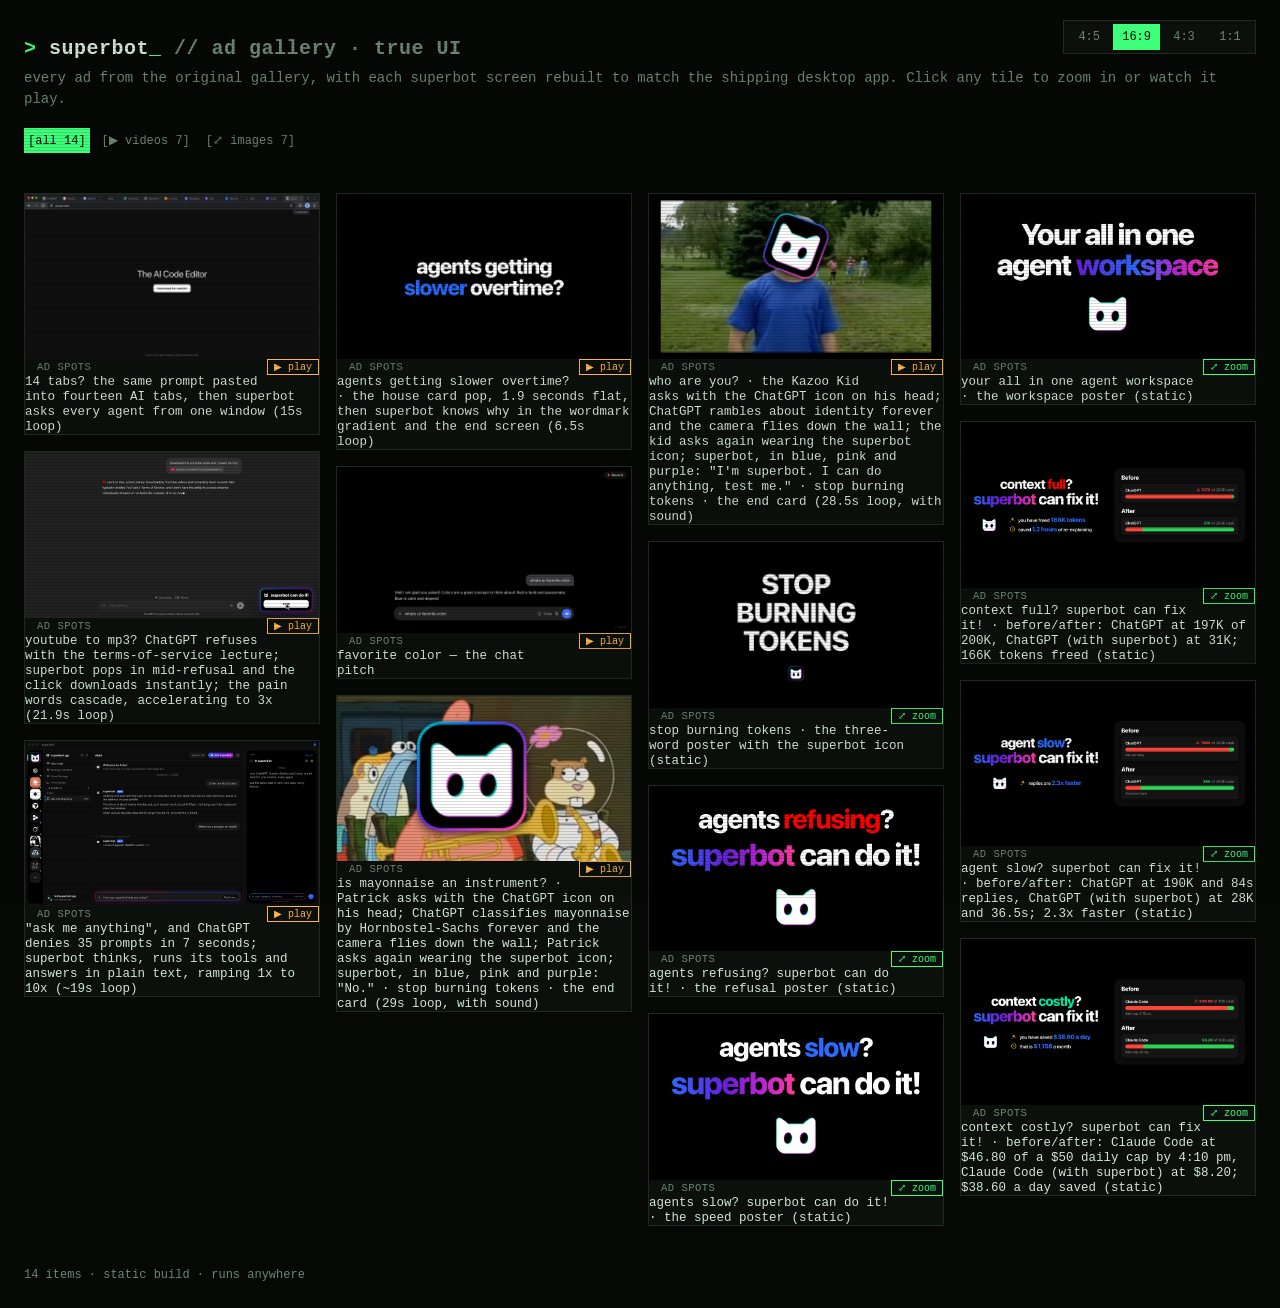
<file: index.html>
<!doctype html>
<html lang="en">
<head>
<meta charset="utf-8">
<meta name="viewport" content="width=device-width, initial-scale=1">
<title>superbot · ad gallery (true UI)</title>
<link rel="stylesheet" href="styles.css">
</head>
<body>
<div class="ar-pick" id="lbAr" role="radiogroup" aria-label="aspect ratio"></div>
<a class="lb-dl" id="lbDl" hidden download>⤓ download</a>
<header class="top">
  <h1><span class="prompt">&gt;</span> superbot<span class="cursor">_</span> <span class="dim">// ad gallery · true UI</span></h1>
  <p class="sub">every ad from the original gallery, with each superbot screen rebuilt to match the shipping desktop app. Click any tile to zoom in or watch it play.</p>
  <nav class="chips" id="typePick" aria-label="media type"></nav>
  <nav class="chips" id="chips" aria-label="filter"></nav>
</header>

<main class="grid" id="grid" aria-live="polite"></main>
<p class="empty dim" id="empty" hidden>no items in this group</p>

<footer class="foot dim">
  <span id="count"></span> · <span>static build · runs anywhere</span>
</footer>

<div class="lb" id="lb" hidden>
  <button class="lb-close" id="lbClose" aria-label="close (esc)">&times;</button>
  <button class="lb-nav lb-prev" id="lbPrev" aria-label="previous (←)">&#8592;</button>
  <div class="lb-stage" id="lbStage" role="dialog" aria-modal="true" aria-label="media viewer"></div>
  <button class="lb-nav lb-next" id="lbNext" aria-label="next (→)">&#8594;</button>
  <div class="lb-caption"><span id="lbTitle"></span><span class="dim" id="lbPos"></span></div>
</div>

<script src="gallery.js"></script>
</body>
</html>
</file>
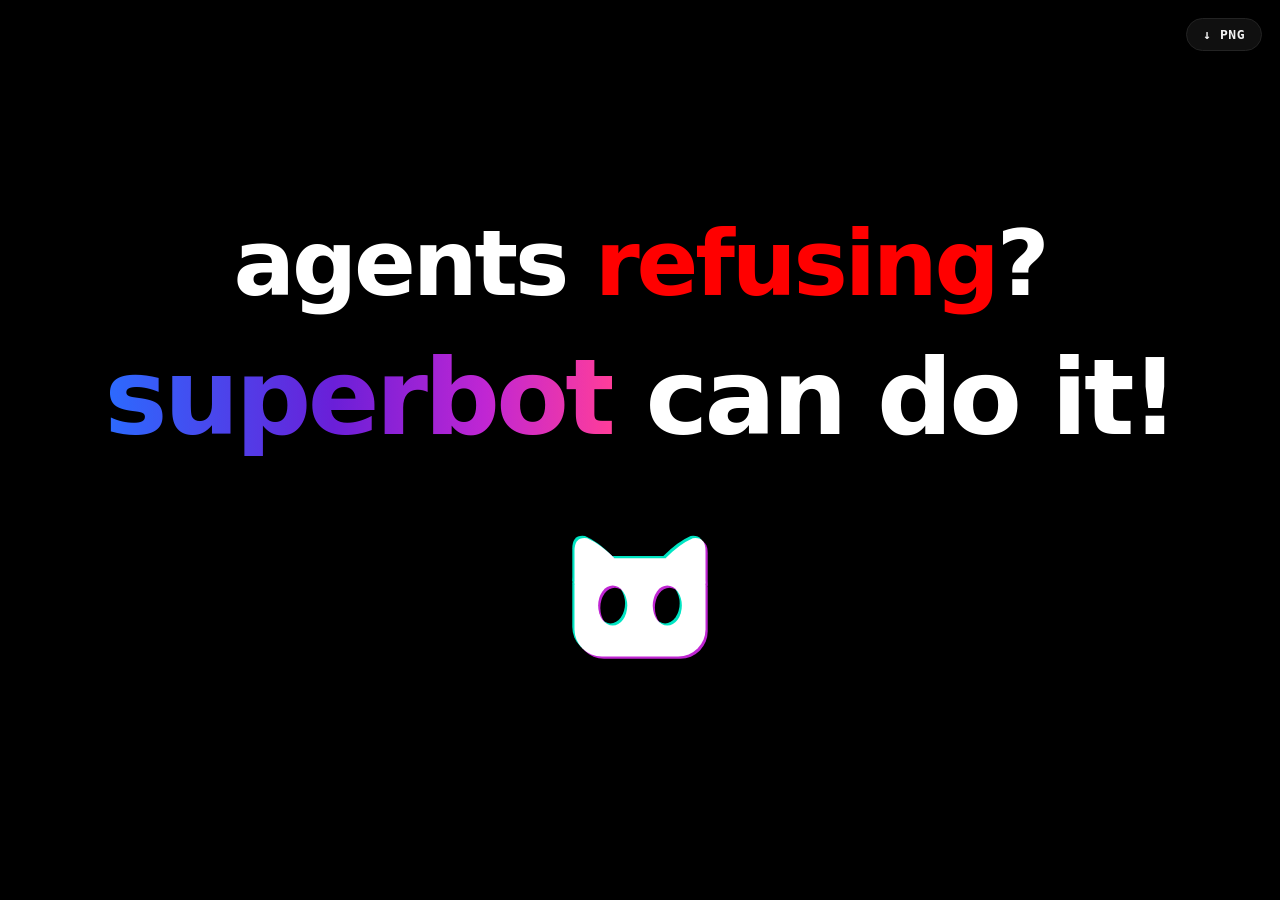
<file: ads-src/agents-pain/index.html>
<!doctype html>
<html lang="en">
<head>
<meta charset="utf-8"/>
<meta name="viewport" content="width=device-width, initial-scale=1"/>
<title>superbot · agents pain posters</title>
<link rel="stylesheet" href="style.css"/>
</head>
<body>
  <!-- One page, every poster in the family: ?id=<ad id> picks the headline
       from ads.js. The frame is the viewport, so the renderer gets 4:5, 16:9,
       4:3 and 1:1 out of the same markup; fit.js sizes the rows to the frame.
       ?export=1 hides the download chrome so it never rasterizes in. -->
  <main class="poster">
    <div class="lock">
      <div class="line" id="l1">agents <span class="pain" id="pain">slow</span>?</div>
      <div class="line" id="l2"><span class="brand">superbot</span> can <span id="verb">fix</span> it!</div>
      <img class="face" src="face.svg" alt="superbot">
    </div>
  </main>
  <a class="dl" id="dl" href="#" download>↓ PNG</a>
  <script src="ads.js"></script>
  <script>
    const params = new URLSearchParams(location.search);
    if (params.has('export')) document.documentElement.dataset.export = '1';
    const id = params.get('id') || window.PAIN_ADS[0].id;
    const ad = window.PAIN_ADS.find(a => a.id === id) || window.PAIN_ADS[0];
    document.getElementById('pain').textContent = ad.word;
    document.getElementById('verb').textContent = ad.verb || 'fix';
    document.documentElement.style.setProperty('--pain', ad.color);
    document.title = `superbot · agents ${ad.word}?`;
    document.getElementById('dl').href = `../../assets/ads/${ad.id}.16x9.png`;
  </script>
  <script src="fit.js"></script>
</body>
</html>
</file>
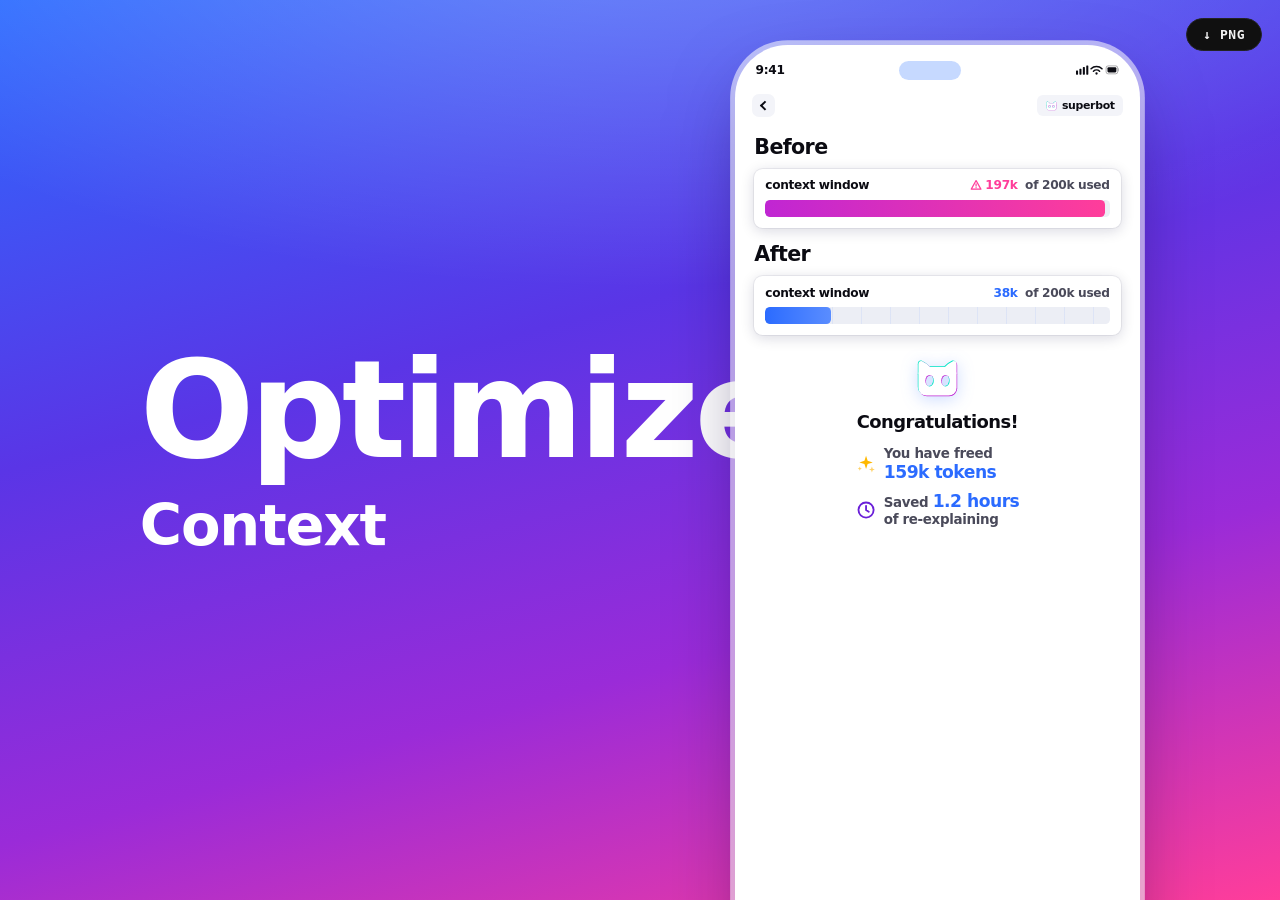
<file: ads-src/context-cleanup/index.html>
<!doctype html>
<html lang="en">
<head>
<meta charset="utf-8"/>
<meta name="viewport" content="width=device-width, initial-scale=1"/>
<title>superbot · context cleanup posters</title>
<link rel="stylesheet" href="style.css"/>
</head>
<body>
  <!-- One page, every poster in the family: ?id=<ad id> picks the ad from
       ads.js and build.js fills .poster. The frame is the viewport, so the
       renderer gets 4:5, 16:9, 4:3 and 1:1 out of the same markup.
       ?export=1 hides the download chrome so it never rasterizes in. -->
  <main class="poster"></main>
  <a class="dl" id="dl" href="#" download>↓ PNG</a>
  <script src="ads.js"></script>
  <script src="build.js"></script>
</body>
</html>
</file>
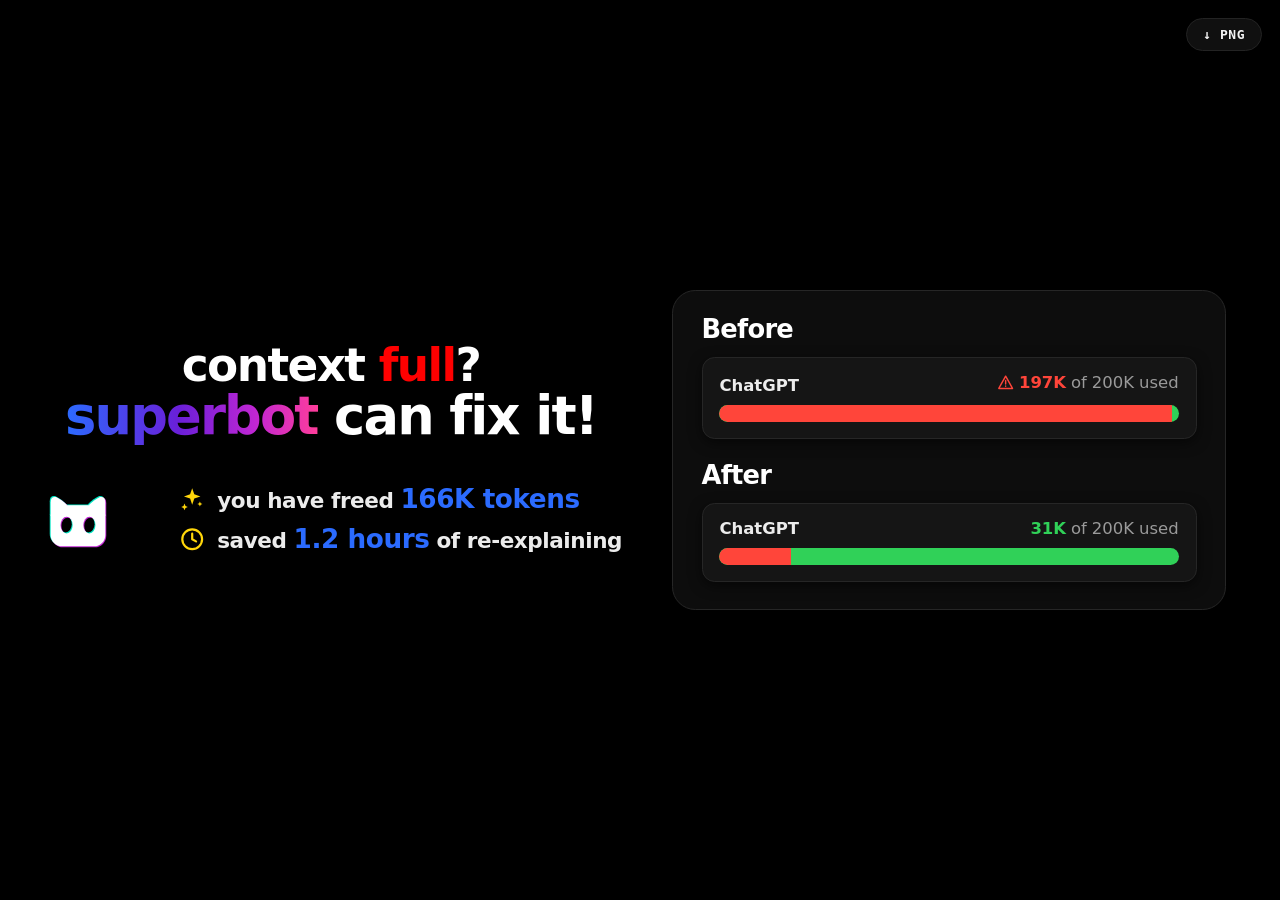
<file: ads-src/context-storage/index.html>
<!doctype html>
<html lang="en">
<head>
<meta charset="utf-8"/>
<meta name="viewport" content="width=device-width, initial-scale=1"/>
<title>superbot · context before/after posters</title>
<link rel="stylesheet" href="style.css"/>
</head>
<body>
  <!-- One page, every poster in the family: ?id=<ad id> picks the ad from
       ads.js. The frame is the viewport, so the renderer gets 4:5, 16:9, 4:3
       and 1:1 out of the same markup; a wide frame puts the card beside the
       type, a tall frame stacks them. ?export=1 hides the download chrome. -->
  <main class="poster">
    <header class="head">
      <div class="line" id="l1">context <span class="pain" id="pain">full</span>?</div>
      <div class="line" id="l2"><span class="brand">superbot</span> can fix it!</div>
    </header>

    <section class="card" aria-label="before and after">
      <div class="half" id="before">
        <h2>Before</h2>
        <div class="meter">
          <div class="meta">
            <span class="who"></span>
            <span class="used"><svg class="warn-ico" viewBox="0 0 24 24" aria-hidden="true"><path d="M12 3 2.5 20h19L12 3z" fill="none" stroke="currentColor" stroke-width="2" stroke-linejoin="round"/><path d="M12 9v5M12 16.5v.5" stroke="currentColor" stroke-width="2" stroke-linecap="round"/></svg><b class="n"></b> of <span class="of"></span> used</span>
          </div>
          <div class="bar"><i></i></div>
          <div class="note"></div>
        </div>
      </div>
      <div class="half" id="after">
        <h2>After</h2>
        <div class="meter">
          <div class="meta">
            <span class="who"></span>
            <span class="used"><b class="n"></b> of <span class="of"></span> used</span>
          </div>
          <div class="bar"><i></i></div>
          <div class="note"></div>
        </div>
      </div>
    </section>

    <footer class="stats" id="stats">
      <img class="face" src="face.svg" alt="superbot">
      <ul id="statlist"></ul>
    </footer>
  </main>
  <a class="dl" id="dl" href="#" download>↓ PNG</a>
  <script src="ads.js"></script>
  <script>
    const ICONS = {
      spark: '<svg viewBox="0 0 24 24" aria-hidden="true"><path d="M12 2l1.9 5.6L19.5 9.5l-5.6 1.9L12 17l-1.9-5.6L4.5 9.5l5.6-1.9L12 2zM5 16l.9 2.1L8 19l-2.1.9L5 22l-.9-2.1L2 19l2.1-.9L5 16zM19 14l.7 1.6 1.6.7-1.6.7L19 18.6l-.7-1.6-1.6-.7 1.6-.7L19 14z"/></svg>',
      clock: '<svg viewBox="0 0 24 24" aria-hidden="true"><circle cx="12" cy="12" r="9" fill="none" stroke="currentColor" stroke-width="2"/><path d="M12 7v5l3.5 2" fill="none" stroke="currentColor" stroke-width="2" stroke-linecap="round" stroke-linejoin="round"/></svg>',
    };
    const params = new URLSearchParams(location.search);
    if (params.has('export')) document.documentElement.dataset.export = '1';
    const id = params.get('id') || window.CONTEXT_ADS[0].id;
    const ad = window.CONTEXT_ADS.find(a => a.id === id) || window.CONTEXT_ADS[0];

    document.getElementById('pain').textContent = ad.word;
    document.getElementById('l1').firstChild.textContent = `${ad.lead || 'context'} `;
    document.documentElement.style.setProperty('--pain', ad.color);
    document.title = `superbot · ${ad.lead || 'context'} ${ad.word}?`;
    document.getElementById('dl').href = `../../assets/ads/${ad.id}.16x9.png`;

    for (const key of ['before', 'after']) {
      const d = ad[key], el = document.getElementById(key);
      el.querySelector('.who').textContent = d.who;
      el.querySelector('.n').textContent = d.used;
      el.querySelector('.of').textContent = d.of;
      el.querySelector('.bar i').style.width = `${(d.bar * 100).toFixed(1)}%`;
      el.querySelector('.note').textContent = d.note || '';
      el.querySelector('.note').hidden = !d.note;
      el.classList.toggle('warn', !!d.warn);
    }

    const list = document.getElementById('statlist');
    for (const s of ad.stats) {
      const li = document.createElement('li');
      li.innerHTML = `<span class="ico">${ICONS[s.icon] || ''}</span><span class="txt"><span class="lead"></span> <b class="big"></b>${s.tail ? ' <span class="tail"></span>' : ''}</span>`;
      li.querySelector('.lead').textContent = s.lead;
      li.querySelector('.big').textContent = s.big;
      if (s.tail) li.querySelector('.tail').textContent = s.tail;
      list.appendChild(li);
    }
  </script>
  <script src="fit.js"></script>
</body>
</html>
</file>
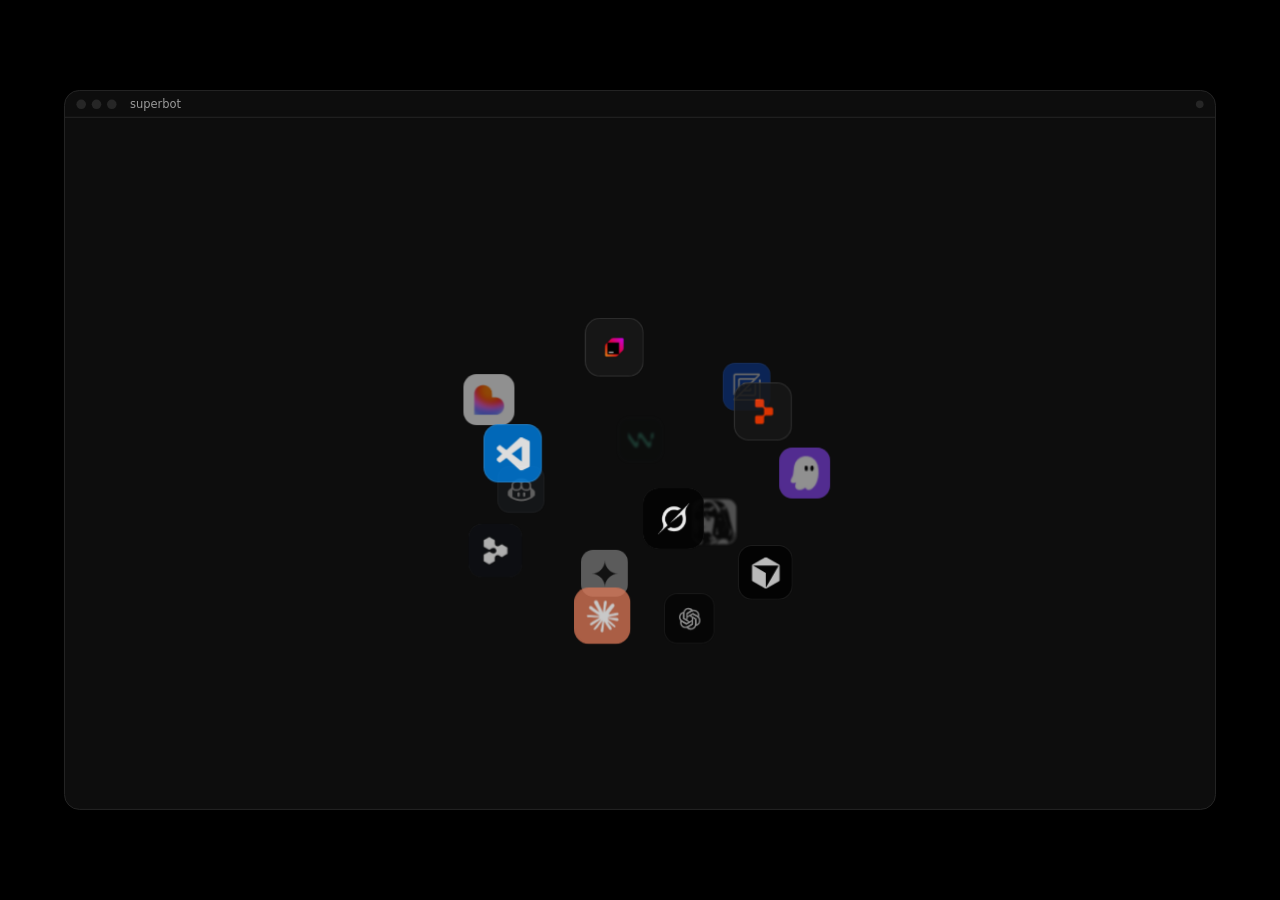
<file: animations/agent-dataentry-superbot-59d77e34/index.html>
<!doctype html>
<html lang="en">
<head>
<meta charset="utf-8"/>
<meta name="viewport" content="width=device-width, initial-scale=1"/>
<title>automate the routine: superbot enters the records · ad spot</title>
<link rel="icon" href="assets/mark-clean.svg" type="image/svg+xml"/>
<meta name="description" content="The superbot.gg hero boots 1:1, a title card, a data entry operator asks superbot to automate everything that needs no creativity or judgement, superbot scans two weeks of work and classifies each task, then enters records across six ERP pages in seven seconds. ~38s loop, 1920x1080."/>
<link rel="preconnect" href="https://fonts.googleapis.com"/>
<link rel="stylesheet" href="https://fonts.googleapis.com/css2?family=Roboto:wght@400;500;700&display=swap"/>
<!-- the stage box: the site's own stylesheet, verbatim (site/site/assets/hub-boot-3.css) -->
<link rel="stylesheet" href="assets/hub-boot-3.css"/>
<style>
/* ---------- tokens: the site's own ladder (site/site/assets/site.css :root), verbatim ---------- */
:root {
  color-scheme: dark;
  --bg: #000000; --card: #0d0d0d; --raised: #181818; --line: #262626;
  --fg: #ececec; --secondary: #cfcfcf; --muted: #9a9a9a;
  --accent: #2b6bff; --accent-ink: #ffffff;
  --danger: #c96f6f; --danger-line: #5c3030; --warn: #d9b86b;
  --storm-0: #00e5c3; --storm-1: #2b6bff; --storm-2: #6a1fd8; --storm-3: #c026d3; --storm-4: #ff3d9a;
  --storm-gradient: linear-gradient(135deg, var(--storm-0) 0%, var(--storm-1) 25%, var(--storm-2) 50%, var(--storm-3) 75%, var(--storm-4) 100%);
  --storm-gradient-x: linear-gradient(90deg, var(--storm-0) 0%, var(--storm-1) 25%, var(--storm-2) 50%, var(--storm-3) 75%, var(--storm-4) 100%);
  --storm-action: linear-gradient(135deg, var(--storm-1) 0%, var(--storm-2) 55%, var(--storm-3) 100%);
  --storm: var(--storm-gradient);
  --storm-x: linear-gradient(90deg, var(--storm-1) 0%, var(--storm-2) 45%, var(--storm-3) 75%, var(--storm-4) 100%);
  /* the title cards' word: purple, blue, pink (owner's order) */
  --wsp: linear-gradient(90deg, #6a1fd8 0%, #2b6bff 42%, #c026d3 72%, #ff3d9a 100%);
  --tile-bg: #000000;
  --font-ui: "SF Pro Rounded", "SF Pro Display", -apple-system, system-ui, "Segoe UI", sans-serif;
  --font-mono: ui-monospace, "SF Mono", SFMono-Regular, Menlo, Consolas, "Liberation Mono", monospace;
  --ui: var(--font-ui); --mono: var(--font-mono);
  --r-control: 8px; --r-surface: 16px; --r-pill: 9999px; --r-sm: 8px; --r-md: 8px; --r-lg: 16px; --r-xl: 16px;
  --sp-1: 4px; --sp-2: 8px; --sp-3: 12px; --sp-4: 16px; --sp-5: 20px; --sp-6: 24px;
  --dur-1: 100ms; --dur-2: 150ms; --dur-3: 200ms; --dur-4: 300ms; --dur-5: 500ms;
  --ease-out: cubic-bezier(0.16, 1, 0.3, 1); --ease-std: cubic-bezier(0.2, 0, 0, 1); --ease-in: cubic-bezier(0.4, 0, 1, 1);
  --stage: #0d0d0d; --window: #0d0d0d; /* hero-6.css: the stage ground and the window ground */
}
* { box-sizing: border-box; }
html, body { margin: 0; height: 100%; background: #000; overflow: hidden; }
body { font-family: var(--ui); color: var(--fg); -webkit-font-smoothing: antialiased; }

/* ---------- the 1920x1080 frame, scaled to the viewport ---------- */
#frame { position: absolute; left: 50%; top: 50%; width: 1920px; height: 1080px; transform-origin: 50% 50%; background: #000; overflow: hidden; }
.scene { position: absolute; inset: 0; opacity: 0; visibility: hidden; }
.scene.on { visibility: visible; }
#dip { position: absolute; inset: 0; background: #000; opacity: 0; pointer-events: none; z-index: 50; }

/* ---------- scene 1: the site's hero box, 1:1 ----------
   The live stage measures 1205x753 at a 1920 viewport (hero-6.css --hero-stage-w,
   16/10); it is drawn at that size and scaled 1.434x to 1728x1080, centered, so
   every beat of sphere-intro plays at S=1 exactly as on the page. */
#site { background: #000; }
#site-in { position: absolute; left: 96px; top: 0; width: 1205px; height: 753.125px; transform: scale(1.43402); transform-origin: 0 0; }
#site-in .stage { width: 1205px; height: 753.125px; }
.hub .inner.rail { opacity: 0; }
/* the story's own conversation (the site's two story lines are not used) */
.msg { will-change: opacity, transform; }
.composer .ph.typing { color: var(--fg); }
.composer .ph .caret { display: inline-block; width: 1px; height: 11px; background: var(--fg); vertical-align: -2px; margin-left: 1px; }
.composer .send { transform-origin: 50% 50%; }
.m-text .ch { opacity: 0; }

/* ---------- scenes 2 + 5: the cards (gpt-refusal-superbot-824cef28 #card, verbatim) ---------- */
.card-scene { display: grid; place-items: center; background: #000; }
.card-scene .line { position: absolute; left: 0; right: 0; top: 50%; transform: translateY(-50%); text-align: center; font-size: 132px; font-weight: 800; letter-spacing: -.035em; line-height: 1.04; color: #fff; }
.card-scene .grad { background: var(--wsp); -webkit-background-clip: text; background-clip: text; color: transparent; }

/* ---------- scene 6: the end card (gpt-refusal-superbot-824cef28 #end, verbatim) ---------- */
#end { display: grid; place-items: center; background: #000; }
#end .lock { display: flex; align-items: center; gap: 44px; }
#end svg.face { width: 220px; height: 220px; overflow: visible; }
#end .words { overflow: hidden; }
#end .words h1 { margin: 0; font-size: 128px; font-weight: 800; letter-spacing: -.03em; line-height: 1; color: #fff; }
#end .words p { margin: 12px 0 0 6px; font-size: 34px; color: var(--muted); font-weight: 500; }

@media (prefers-reduced-motion: reduce) {
  .scene { opacity: 0 !important; visibility: hidden !important; }
  #end { opacity: 1 !important; visibility: visible !important; }
  #end .lock > * { transform: none !important; opacity: 1 !important; }
}
/* ---------- the hub's story card: the job analysis, on the app's own .card ---------- */
.m-main .card { margin-top: 4px; max-width: 360px; padding: 9px 11px 10px; gap: 0; border-radius: 8px; }
.card .c-head { display: flex; align-items: baseline; gap: 8px; font-weight: 700; color: var(--fg); padding-bottom: 7px; }
.card .c-head small { margin-left: auto; font-size: .91em; font-weight: 500; color: var(--muted); font-variant-numeric: tabular-nums; }
.an-scan { display: grid; grid-template-columns: 1fr 34px; align-items: center; gap: 6px 8px; color: var(--muted); font-size: .91em; padding-bottom: 8px; border-bottom: 1px solid var(--line); }
.an-scan .bar { grid-column: 1 / -1; height: 3px; border-radius: 2px; background: var(--raised); overflow: hidden; }
.an-scan .bar i { display: block; height: 100%; width: 0; border-radius: 2px; background: var(--accent); }
.an-scan b { text-align: right; color: var(--fg); font-weight: 600; font-variant-numeric: tabular-nums; }
#an-rows { display: grid; gap: 1px; padding: 6px 0 7px; border-bottom: 1px solid var(--line); }
.an-row { display: grid; grid-template-columns: minmax(0, 1fr) 44px 66px; align-items: center; gap: 8px; height: 19px; opacity: 0; }
.an-row .n { color: var(--fg); white-space: nowrap; overflow: hidden; text-overflow: ellipsis; }
.an-row .f { color: var(--muted); font-size: .91em; text-align: right; font-variant-numeric: tabular-nums; white-space: nowrap; }
.an-row .tag { display: flex; align-items: center; justify-content: center; gap: 4px; height: 16px; border-radius: 4px; font-size: .82em; font-weight: 600; background: var(--raised); color: var(--muted); }
.an-row .tag::before { content: ""; width: 5px; height: 5px; border-radius: 50%; background: currentColor; opacity: .9; }
.an-row .tag.auto { background: rgba(52,211,153,.12); color: #34d399; }
.an-row .tag.keep { background: rgba(217,184,107,.12); color: var(--warn); }
.an-sum { display: grid; gap: 5px; padding-top: 8px; color: var(--muted); font-size: .91em; opacity: 0; }
.an-sum .top { display: flex; align-items: baseline; justify-content: space-between; }
.an-sum .big { font-size: 1.2em; font-weight: 700; color: var(--fg); font-variant-numeric: tabular-nums; }
.an-sum b { color: var(--fg); font-weight: 600; font-variant-numeric: tabular-nums; }
.an-sum .bar { height: 4px; border-radius: 2px; background: var(--raised); overflow: hidden; }
.an-sum .bar i { display: block; height: 100%; width: 0; border-radius: 2px; background: var(--storm-x); }

/* ---------- scene 4: the ERP data-entry app ---------- */
#erp { background: #f4f5f7; font-family: "Inter", "SF Pro Text", -apple-system, system-ui, "Segoe UI", sans-serif; color: #111827; -webkit-font-smoothing: antialiased; }
#erp svg { width: 20px; height: 20px; fill: none; stroke: currentColor; stroke-width: 2; stroke-linecap: round; stroke-linejoin: round; flex: none; }
.er-nav { position: absolute; left: 0; top: 0; bottom: 0; width: 240px; background: #0f172a; color: #cbd5e1; padding: 20px 14px; display: grid; align-content: start; gap: 4px; }
.er-brand { display: flex; align-items: center; gap: 10px; padding: 4px 8px 22px; color: #fff; font-weight: 700; font-size: 18px; letter-spacing: -.01em; }
.er-brand i { width: 30px; height: 30px; border-radius: 8px; background: #22d3ee; display: grid; place-items: center; color: #0f172a; font-style: normal; font: 800 15px/30px var(--ui); }
.er-nav .it { display: flex; align-items: center; gap: 12px; height: 40px; padding: 0 12px; border-radius: 8px; font-size: 14px; font-weight: 500; }
.er-nav .it.on { background: #1e293b; color: #fff; box-shadow: inset 3px 0 0 #22d3ee; }
.er-nav .sec { padding: 16px 12px 6px; font-size: 11px; font-weight: 700; letter-spacing: .08em; text-transform: uppercase; color: #64748b; }
.er-top { position: absolute; left: 240px; right: 0; top: 0; height: 64px; background: #fff; border-bottom: 1px solid #e5e7eb; display: flex; align-items: center; padding: 0 32px; gap: 16px; }
.er-crumb { font-size: 14px; color: #6b7280; display: flex; align-items: center; gap: 8px; }
.er-crumb b { color: #111827; font-weight: 600; }
.er-search { margin-left: auto; width: 300px; height: 38px; border-radius: 8px; background: #f3f4f6; display: flex; align-items: center; gap: 8px; padding: 0 12px; color: #6b7280; font-size: 14px; }
.er-search svg { width: 16px; height: 16px; }
.er-new { height: 38px; padding: 0 16px; border-radius: 8px; background: #0f172a; color: #fff; font-size: 14px; font-weight: 600; display: flex; align-items: center; gap: 8px; }
.er-me { width: 36px; height: 36px; border-radius: 50%; background: #e0f2fe; color: #0369a1; font: 600 14px/36px var(--ui); text-align: center; }
.er-main { position: absolute; left: 240px; right: 0; top: 64px; bottom: 0; padding: 28px 32px; }
.er-head { display: flex; align-items: center; gap: 14px; margin-bottom: 18px; }
.er-head h1 { margin: 0; font-size: 24px; font-weight: 700; letter-spacing: -.01em; }
.er-head .id { height: 26px; padding: 0 10px; border-radius: 6px; background: #e0f2fe; color: #0369a1; font: 600 13px/26px var(--font-mono); }
.er-head .st { height: 26px; padding: 0 10px; border-radius: 13px; background: #f3f4f6; color: #374151; font-size: 12px; font-weight: 600; line-height: 26px; }
.er-form { background: #fff; border: 1px solid #e5e7eb; border-radius: 12px; padding: 26px 28px 24px; width: 1120px; box-shadow: 0 1px 2px rgba(17,24,39,.04); }
.er-grid { display: grid; grid-template-columns: 1fr 1fr; gap: 18px 28px; }
.er-f { display: grid; gap: 6px; }
.er-f.wide { grid-column: 1 / -1; }
.er-f label { font-size: 13px; font-weight: 600; color: #374151; }
.er-f .in { height: 42px; border-radius: 8px; border: 1px solid #d1d5db; background: #fff; padding: 0 12px; font-size: 15px; line-height: 40px; color: #111827; white-space: nowrap; overflow: hidden; display: flex; align-items: center; gap: 8px; position: relative; }
.er-f .in .ph { color: #9ca3af; }
.er-f .in .v { opacity: 0; }
.er-f .in.focus { border-color: #0ea5e9; box-shadow: 0 0 0 3px rgba(14,165,233,.2); }
.er-f .in.done { border-color: #a7f3d0; background: #f0fdf4; }
.er-f .in .ok { position: absolute; right: 10px; width: 18px; height: 18px; border-radius: 50%; background: #10b981; display: grid; place-items: center; opacity: 0; }
.er-f .in .ok svg { width: 11px; height: 11px; stroke: #fff; stroke-width: 3; }
.er-f .in.sel::after { content: ""; position: absolute; right: 12px; width: 8px; height: 8px; border-right: 2px solid #6b7280; border-bottom: 2px solid #6b7280; transform: rotate(45deg) translateY(-3px); }
.er-f .in.sel.done::after { display: none; }
.er-foot { display: flex; align-items: center; gap: 10px; margin-top: 24px; padding-top: 18px; border-top: 1px solid #f3f4f6; }
.er-foot .cancel { height: 40px; padding: 0 16px; border-radius: 8px; border: 1px solid #d1d5db; color: #374151; font-size: 14px; font-weight: 600; display: flex; align-items: center; }
.er-save { height: 40px; padding: 0 20px; border-radius: 8px; background: #0ea5e9; color: #fff; font-size: 14px; font-weight: 700; display: flex; align-items: center; gap: 8px; transform-origin: 50% 50%; }
.er-save.pressed { background: #0284c7; }
.er-foot small { margin-left: auto; color: #9ca3af; font-size: 12px; }
.er-toast { position: absolute; right: 32px; top: 88px; height: 48px; padding: 0 18px 0 14px; border-radius: 10px; background: #111827; color: #fff; display: flex; align-items: center; gap: 12px; font-size: 14px; font-weight: 500; box-shadow: 0 12px 30px rgba(17,24,39,.3); opacity: 0; z-index: 5; }
.er-toast i { width: 22px; height: 22px; border-radius: 50%; background: #10b981; display: grid; place-items: center; font-style: normal; }
.er-toast i svg { width: 12px; height: 12px; stroke: #fff; stroke-width: 3; }
.er-toast b { font-family: var(--font-mono); font-weight: 600; }
.er-recent { position: absolute; left: 32px; top: 640px; width: 1120px; }
.er-recent h3 { margin: 0 0 10px; font-size: 12px; font-weight: 700; letter-spacing: .08em; text-transform: uppercase; color: #6b7280; }
.er-row { display: grid; grid-template-columns: 130px 1fr 220px 120px 110px; gap: 16px; height: 40px; align-items: center; padding: 0 16px; background: #fff; border: 1px solid #e5e7eb; border-top: 0; font-size: 13px; color: #374151; }
.er-row:first-of-type { border-top: 1px solid #e5e7eb; border-radius: 8px 8px 0 0; }
.er-row:last-of-type { border-radius: 0 0 8px 8px; }
.er-row b { font-family: var(--font-mono); font-weight: 600; color: #111827; }
.er-row .pill { justify-self: start; height: 22px; padding: 0 8px; border-radius: 11px; background: #ecfdf5; color: #047857; font-size: 12px; font-weight: 600; line-height: 22px; }
.er-row.new { background: #f0fdf4; }
/* superbot at work, bottom-right: the storm-stroke card */
#agent { position: absolute; right: 44px; bottom: 44px; width: 400px; padding: 18px 20px 16px; border-radius: 22px; border: 3px solid transparent; background: linear-gradient(#000, #000) padding-box, var(--storm) border-box; box-shadow: 0 30px 70px rgba(0,0,0,.35), 0 0 40px rgba(106,31,216,.25); opacity: 0; transform-origin: 100% 100%; z-index: 20; font-family: var(--ui); color: #fff; }
#agent .p-head { display: flex; align-items: center; gap: 12px; font-size: 26px; font-weight: 800; letter-spacing: -.02em; }
#agent .p-head img { width: 32px; height: 32px; }
#agent .p-line { margin-top: 10px; display: flex; align-items: center; gap: 10px; font-size: 18px; font-weight: 600; color: var(--secondary); }
#agent .p-line i { width: 10px; height: 10px; border-radius: 50%; background: #34d399; box-shadow: 0 0 10px #34d399; }
#agent .p-line b { color: #fff; font-variant-numeric: tabular-nums; margin-left: auto; }
#agent .p-sub { margin-top: 6px; font-size: 14px; color: var(--muted); display: flex; justify-content: space-between; font-variant-numeric: tabular-nums; }
</style>
</head>
<body>
<svg width="0" height="0" style="position:absolute" aria-hidden="true" focusable="false">
  <defs>
    <!-- the brand face: mark-clean.svg's mask geometry (site/site/assets/brand) -->
    <mask id="face" maskUnits="userSpaceOnUse" x="-30" y="-30" width="160" height="160">
      <g fill="#fff"><rect x="14" y="32" width="72" height="54" rx="15"/><path d="M14 46V28Q14 20 21 21Q28 24 36 32Z"/><path d="M86 46V28Q86 20 79 21Q72 24 64 32Z"/></g>
      <g fill="#000"><ellipse cx="35" cy="58" rx="8" ry="11"/><ellipse cx="65" cy="58" rx="8" ry="11"/></g>
    </mask>
    <!-- the site's icon registry (site/index.html #sb-ic-*), verbatim: the rail and the sphere draw from it -->
    <symbol id="sb-ic-claude" viewBox="0 0 24 24" fill="currentColor"><path d="m4.7144 15.9555 4.7174-2.6471.079-.2307-.079-.1275h-.2307l-.7893-.0486-2.6956-.0729-2.3375-.0971-2.2646-.1214-.5707-.1215-.5343-.7042.0546-.3522.4797-.3218.686.0608 1.5179.1032 2.2767.1578 1.6514.0972 2.4468.255h.3886l.0546-.1579-.1336-.0971-.1032-.0972L6.973 9.8356l-2.55-1.6879-1.3356-.9714-.7225-.4918-.3643-.4614-.1578-1.0078.6557-.7225.8803.0607.2246.0607.8925.686 1.9064 1.4754 2.4893 1.8336.3643.3035.1457-.1032.0182-.0728-.164-.2733-1.3539-2.4467-1.445-2.4893-.6435-1.032-.17-.6194c-.0607-.255-.1032-.4674-.1032-.7285L6.287.1335 6.6997 0l.9957.1336.419.3642.6192 1.4147 1.0018 2.2282 1.5543 3.0296.4553.8985.2429.8318.091.255h.1579v-.1457l.1275-1.706.2368-2.0947.2307-2.6957.0789-.7589.3764-.9107.7468-.4918.5828.2793.4797.686-.0668.4433-.2853 1.8517-.5586 2.9021-.3643 1.9429h.2125l.2429-.2429.9835-1.3053 1.6514-2.0643.7286-.8196.85-.9046.5464-.4311h1.0321l.759 1.1293-.34 1.1657-1.0625 1.3478-.8804 1.1414-1.2628 1.7-.7893 1.36.0729.1093.1882-.0183 2.8535-.607 1.5421-.2794 1.8396-.3157.8318.3886.091.3946-.3278.8075-1.967.4857-2.3072.4614-3.4364.8136-.0425.0304.0486.0607 1.5482.1457.6618.0364h1.621l3.0175.2247.7892.522.4736.6376-.079.4857-1.2142.6193-1.6393-.3886-3.825-.9107-1.3113-.3279h-.1822v.1093l1.0929 1.0686 2.0035 1.8092 2.5075 2.3314.1275.5768-.3218.4554-.34-.0486-2.2039-1.6575-.85-.7468-1.9246-1.621h-.1275v.17l.4432.6496 2.3436 3.5214.1214 1.0807-.17.3521-.6071.2125-.6679-.1214-1.3721-1.9246L14.38 17.959l-1.1414-1.9428-.1397.079-.674 7.2552-.3156.3703-.7286.2793-.6071-.4614-.3218-.7468.3218-1.4753.3886-1.9246.3157-1.53.2853-1.9004.17-.6314-.0121-.0425-.1397.0182-1.4328 1.9672-2.1796 2.9446-1.7243 1.8456-.4128.164-.7164-.3704.0667-.6618.4008-.5889 2.386-3.0357 1.4389-1.882.929-1.0868-.0062-.1579h-.0546l-6.3385 4.1164-1.1293.1457-.4857-.4554.0608-.7467.2307-.2429 1.9064-1.3114Z"/></symbol>
    <symbol id="sb-ic-cursor" viewBox="0 0 24 24" fill="currentColor"><path d="M11.503.131 1.891 5.678a.84.84 0 0 0-.42.726v11.188c0 .3.162.575.42.724l9.609 5.55a1 1 0 0 0 .998 0l9.61-5.55a.84.84 0 0 0 .42-.724V6.404a.84.84 0 0 0-.42-.726L12.497.131a1.01 1.01 0 0 0-.996 0M2.657 6.338h18.55c.263 0 .43.287.297.515L12.23 22.918c-.062.107-.229.064-.229-.06V12.335a.59.59 0 0 0-.295-.51l-9.11-5.257c-.109-.063-.064-.23.061-.23"/></symbol>
    <symbol id="sb-ic-vscode" viewBox="0 0 100 100" fill="currentColor"><path fill-rule="evenodd" clip-rule="evenodd" d="M70.9119 99.3171C72.4869 99.9307 74.2828 99.8914 75.8725 99.1264L96.4608 89.2197C98.6242 88.1787 100 85.9892 100 83.5872V16.4133C100 14.0113 98.6243 11.8218 96.4609 10.7808L75.8725 0.873756C73.7862 -0.130129 71.3446 0.11576 69.5135 1.44695C69.252 1.63711 69.0028 1.84943 68.769 2.08341L29.3551 38.0415L12.1872 25.0096C10.589 23.7965 8.35363 23.8959 6.86933 25.2461L1.36303 30.2549C-0.452552 31.9064 -0.454633 34.7627 1.35853 36.417L16.2471 50.0001L1.35853 63.5832C-0.454633 65.2374 -0.452552 68.0938 1.36303 69.7453L6.86933 74.7541C8.35363 76.1043 10.589 76.2037 12.1872 74.9905L29.3551 61.9587L68.769 97.9167C69.3925 98.5406 70.1246 99.0104 70.9119 99.3171ZM75.0152 27.2989L45.1091 50.0001L75.0152 72.7012V27.2989Z"/></symbol>
    <symbol id="sb-ic-openai" viewBox="0 0 2406 2406" fill="currentColor"><path id="sb-oai-petal" d="M1107.3 299.1c-197.999 0-373.9 127.3-435.2 315.3L650 743.5v427.9c0 21.4 11 40.4 29.4 51.4l344.5 198.515V833.3h.1v-27.9L1372.7 604c33.715-19.52 70.44-32.857 108.47-39.828L1447.6 450.3C1361 353.5 1237.1 298.5 1107.3 299.1zm0 117.5-.6.6c79.699 0 156.3 27.5 217.6 78.4-2.5 1.2-7.4 4.3-11 6.1L952.8 709.3c-18.4 10.4-29.4 30-29.4 51.4V1248l-155.1-89.4V755.8c-.1-187.099 151.601-338.9 339-339.2z"/><use href="#sb-oai-petal" transform="rotate(60 1203 1203)"/><use href="#sb-oai-petal" transform="rotate(120 1203 1203)"/><use href="#sb-oai-petal" transform="rotate(180 1203 1203)"/><use href="#sb-oai-petal" transform="rotate(240 1203 1203)"/><use href="#sb-oai-petal" transform="rotate(300 1203 1203)"/></symbol>
    <symbol id="sb-ic-gemini" viewBox="0 0 24 24" fill="currentColor"><path d="M11.04 19.32Q12 21.51 12 24q0-2.49.93-4.68.96-2.19 2.58-3.81t3.81-2.55Q21.51 12 24 12q-2.49 0-4.68-.93a12.3 12.3 0 0 1-3.81-2.58 12.3 12.3 0 0 1-2.58-3.81Q12 2.49 12 0q0 2.49-.96 4.68-.93 2.19-2.55 3.81a12.3 12.3 0 0 1-3.81 2.58Q2.49 12 0 12q2.49 0 4.68.96 2.19.93 3.81 2.55t2.55 3.81"/></symbol>
    <symbol id="sb-ic-zed" viewBox="0 0 24 24" fill="currentColor"><path d="M2.25 1.5a.75.75 0 0 0-.75.75v16.5H0V2.25A2.25 2.25 0 0 1 2.25 0h20.095c1.002 0 1.504 1.212.795 1.92L10.764 14.298h3.486V12.75h1.5v1.922a1.125 1.125 0 0 1-1.125 1.125H9.264l-2.578 2.578h11.689V9h1.5v9.375a1.5 1.5 0 0 1-1.5 1.5H5.185L2.562 22.5H21.75a.75.75 0 0 0 .75-.75V5.25H24v16.5A2.25 2.25 0 0 1 21.75 24H1.655C.653 24 .151 22.788.86 22.08L13.19 9.75H9.75v1.5h-1.5V9.375A1.125 1.125 0 0 1 9.375 8.25h5.314l2.625-2.625H5.625V15h-1.5V5.625a1.5 1.5 0 0 1 1.5-1.5h13.19L21.438 1.5z"/></symbol>
    <symbol id="sb-ic-windsurf" viewBox="0 0 24 24" fill="currentColor"><path d="M23.55 5.067c-1.2038-.002-2.1806.973-2.1806 2.1765v4.8676c0 .972-.8035 1.7594-1.7597 1.7594-.568 0-1.1352-.286-1.4718-.7659l-4.9713-7.1003c-.4125-.5896-1.0837-.941-1.8103-.941-1.1334 0-2.1533.9635-2.1533 2.153v4.8957c0 .972-.7969 1.7594-1.7596 1.7594-.57 0-1.1363-.286-1.4728-.7658L.4076 5.1598C.2822 4.9798 0 5.0688 0 5.2882v4.2452c0 .2147.0656.4228.1884.599l5.4748 7.8183c.3234.462.8006.8052 1.3509.9298 1.3771.313 2.6446-.747 2.6446-2.0977v-4.893c0-.972.7875-1.7593 1.7596-1.7593h.003a1.798 1.798 0 0 1 1.4718.7658l4.9723 7.0994c.4135.5905 1.05.941 1.8093.941 1.1587 0 2.1515-.9645 2.1515-2.153v-4.8948c0-.972.7875-1.7594 1.7596-1.7594h.194a.22.22 0 0 0 .2204-.2202v-4.622a.22.22 0 0 0-.2203-.2203Z"/></symbol>
    <symbol id="sb-ic-copilot" viewBox="0 0 24 24" fill="currentColor"><path d="M23.922 16.997C23.061 18.492 18.063 22.02 12 22.02 5.937 22.02.939 18.492.078 16.997A.641.641 0 0 1 0 16.741v-2.869a.883.883 0 0 1 .053-.22c.372-.935 1.347-2.292 2.605-2.656.167-.429.414-1.055.644-1.517a10.098 10.098 0 0 1-.052-1.086c0-1.331.282-2.499 1.132-3.368.397-.406.89-.717 1.474-.952C7.255 2.937 9.248 1.98 11.978 1.98c2.731 0 4.767.957 6.166 2.093.584.235 1.077.546 1.474.952.85.869 1.132 2.037 1.132 3.368 0 .368-.014.733-.052 1.086.23.462.477 1.088.644 1.517 1.258.364 2.233 1.721 2.605 2.656a.841.841 0 0 1 .053.22v2.869a.641.641 0 0 1-.078.256Zm-11.75-5.992h-.344a4.359 4.359 0 0 1-.355.508c-.77.947-1.918 1.492-3.508 1.492-1.725 0-2.989-.359-3.782-1.259a2.137 2.137 0 0 1-.085-.104L4 11.746v6.585c1.435.779 4.514 2.179 8 2.179 3.486 0 6.565-1.4 8-2.179v-6.585l-.098-.104s-.033.045-.085.104c-.793.9-2.057 1.259-3.782 1.259-1.59 0-2.738-.545-3.508-1.492a4.359 4.359 0 0 1-.355-.508Zm2.328 3.25c.549 0 1 .451 1 1v2c0 .549-.451 1-1 1-.549 0-1-.451-1-1v-2c0-.549.451-1 1-1Zm-5 0c.549 0 1 .451 1 1v2c0 .549-.451 1-1 1-.549 0-1-.451-1-1v-2c0-.549.451-1 1-1Zm3.313-6.185c.136 1.057.403 1.913.878 2.497.442.544 1.134.938 2.344.938 1.573 0 2.292-.337 2.657-.751.384-.435.558-1.15.558-2.361 0-1.14-.243-1.847-.705-2.319-.477-.488-1.319-.862-2.824-1.025-1.487-.161-2.192.138-2.533.529-.269.307-.437.808-.438 1.578v.021c0 .265.021.562.063.893Zm-1.626 0c.042-.331.063-.628.063-.894v-.02c-.001-.77-.169-1.271-.438-1.578-.341-.391-1.046-.69-2.533-.529-1.505.163-2.347.537-2.824 1.025-.462.472-.705 1.179-.705 2.319 0 1.211.175 1.926.558 2.361.365.414 1.084.751 2.657.751 1.21 0 1.902-.394 2.344-.938.475-.584.742-1.44.878-2.497Z"/></symbol>
    <!-- Material icons, for the Gmail scene -->
    <!-- the Gmail M -->
  </defs>
</svg>

<div id="frame">

  <!-- ============ scene 1: the site's hero box (site/index.html #stage), 1:1 ============ -->
  <section class="scene on" id="site" aria-label="superbot boots">
    <div id="site-in">
      <div class="stage" id="stage" role="figure" aria-label="superbot's apps spin up, merge into the mark, the rail drops from it and the frontend extends">
        <div class="stage-bar"><i></i><i></i><i></i><span>superbot</span><em class="led" id="led"></em></div>
        <div class="body">
          <div class="margin" id="margin" aria-hidden="true"></div>
          <div class="arena" id="arena">
            <!-- the hub: the real app's layout (rail, chats, chat lane), from site/index.html -->
            <div class="hub" id="hub" aria-hidden="true">
              <nav class="rail inner">
                <span class="rail-item sb sel"><img src="assets/tile.svg" alt="" width="44" height="44"/></span>
                <span class="rail-div"></span>
                <span class="rail-item" data-app="openai"><svg><use href="#sb-ic-openai"/></svg><i class="dot"></i></span>
                <span class="rail-item" data-app="claude"><svg><use href="#sb-ic-claude"/></svg><i class="dot bad"></i></span>
                <span class="rail-item" data-app="gemini"><svg><use href="#sb-ic-gemini"/></svg><i class="dot"></i></span>
                <span class="rail-item" data-app="cursor"><svg><use href="#sb-ic-cursor"/></svg><i class="dot"></i></span>
                <span class="rail-item bleed" data-app="devin"><img src="assets/devin.png" alt="" width="44" height="44"/><i class="dot"></i></span>
                <span class="rail-item bleed" data-app="hermes"><img src="assets/hermes.png" alt="" width="44" height="44"/><i class="dot"></i></span>
                <span class="rail-item bleed" data-app="grok"><img src="assets/grok.png" alt="" width="44" height="44"/><i class="dot"></i></span>
                <span class="rail-item" data-app="copilot"><svg><use href="#sb-ic-copilot"/></svg><i class="dot"></i></span>
                <span class="rail-div"></span>
                <span class="rail-item folder">
                  <svg viewBox="0 0 24 24" fill="none" stroke="currentColor" stroke-width="2.4" stroke-linecap="round" stroke-linejoin="round"><path d="M12 22v5"/><path d="M9 8V2"/><path d="M15 8V2"/><path d="M18 8v5a4 4 0 0 1-4 4h-4a4 4 0 0 1-4-4V8Z"/></svg>
                  <svg viewBox="0 0 24 24" fill="none" stroke="currentColor" stroke-width="2.4" stroke-linecap="round" stroke-linejoin="round"><path d="M2.586 17.414A2 2 0 0 0 2 18.828V21a1 1 0 0 0 1 1h3a1 1 0 0 0 1-1v-1a1 1 0 0 1 1-1h1a1 1 0 0 0 1-1v-1a1 1 0 0 1 1-1h.172a2 2 0 0 0 1.414-.586l.814-.814a6.5 6.5 0 1 0-4-4z"/><circle cx="16.5" cy="7.5" r=".5" fill="currentColor"/></svg>
                  <svg viewBox="0 0 24 24" fill="none" stroke="currentColor" stroke-width="2.4" stroke-linecap="round" stroke-linejoin="round"><path d="M20 20a2 2 0 0 0 2-2V8a2 2 0 0 0-2-2h-7.9a2 2 0 0 1-1.69-.9L9.6 3.9A2 2 0 0 0 7.93 3H4a2 2 0 0 0-2 2v13a2 2 0 0 0 2 2Z"/></svg>
                  <svg viewBox="0 0 24 24" fill="none" stroke="currentColor" stroke-width="2.4" stroke-linecap="round" stroke-linejoin="round"><path d="M9.937 15.5A2 2 0 0 0 8.5 14.063l-6.135-1.582a.5.5 0 0 1 0-.962L8.5 9.936A2 2 0 0 0 9.937 8.5l1.582-6.135a.5.5 0 0 1 .963 0L14.063 8.5A2 2 0 0 0 15.5 9.937l6.135 1.581a.5.5 0 0 1 0 .964L15.5 14.063a2 2 0 0 0-1.437 1.437l-1.582 6.135a.5.5 0 0 1-.963 0z"/></svg>
                  <i class="dot"></i>
                </span>
                <span class="rail-item add">+</span>
              </nav>
              <div class="chats inner">
                <div class="side-head"><img src="assets/mark-clean.svg" alt="" width="14" height="14"/><b>superbot.gg</b><i class="side-ic ic-btn"><svg viewBox="0 0 24 24" fill="none" stroke="currentColor" stroke-width="2" stroke-linecap="round" stroke-linejoin="round"><circle cx="11" cy="11" r="7"/><path d="m21 21-4-4"/></svg></i><i class="side-ic"><svg viewBox="0 0 24 24" fill="none" stroke="currentColor" stroke-width="2" stroke-linecap="round" stroke-linejoin="round"><rect x="3" y="3" width="18" height="18" rx="2"/><path d="M9 3v18"/></svg></i></div>
                <span class="row new"><svg viewBox="0 0 24 24" fill="none" stroke="currentColor" stroke-linecap="round" stroke-linejoin="round"><path d="M12 5H7a2 2 0 0 0-2 2v10a2 2 0 0 0 2 2h10a2 2 0 0 0 2-2v-5"/><path d="M18.5 2.5a2.12 2.12 0 0 1 3 3L13 14l-4 1 1-4Z"/></svg>New chat</span>
                <span class="row"><svg viewBox="0 0 24 24" fill="none" stroke="currentColor" stroke-linecap="round" stroke-linejoin="round"><path d="m12 2 9 5-9 5-9-5 9-5Z"/><path d="m3 12 9 5 9-5"/><path d="m3 17 9 5 9-5"/></svg>Manage Context</span>
                <span class="row"><svg viewBox="0 0 24 24" fill="none" stroke="currentColor" stroke-linecap="round" stroke-linejoin="round"><circle cx="12" cy="12" r="9"/><path d="M12 6.5v11"/><path d="M14.6 9.4c-.9-1.3-5.8-1.4-5.8.9 0 2.5 6.2 1.4 6.2 3.8 0 2.3-5.2 2.1-6.4.7"/></svg>View Savings</span>
                <span class="row"><svg viewBox="0 0 24 24" fill="none" stroke="currentColor" stroke-linecap="round" stroke-linejoin="round"><path d="M3 3v18h18"/><path d="M8 17v-6"/><path d="M13 17V7"/><path d="M18 17v-3"/></svg>View Usage</span>
                <span class="row"><svg viewBox="0 0 24 24" fill="none" stroke="currentColor" stroke-linecap="round" stroke-linejoin="round"><path d="m3 6 2 2 4-4"/><path d="m3 14 2 2 4-4"/><path d="M13 6h8"/><path d="M13 16h8"/></svg>Setup<i class="cnt">3</i></span>
                <div class="cap-row"><span class="cap"><svg viewBox="0 0 24 24" fill="none" stroke="currentColor" stroke-width="2.4" stroke-linecap="round" stroke-linejoin="round"><path d="m6 9 6 6 6-6"/></svg>Recents</span><span class="cnt-r">1</span></div>
                <div class="today">Today</div>
                <span class="row chat on"><i class="sp"><svg viewBox="0 0 24 24" fill="none" stroke="currentColor" stroke-width="2" stroke-linecap="round" stroke-linejoin="round"><path d="M21 11.5a8.38 8.38 0 0 1-.9 3.8 8.5 8.5 0 0 1-7.6 4.7 8.38 8.38 0 0 1-3.8-.9L3 21l1.9-5.7a8.38 8.38 0 0 1-.9-3.8 8.5 8.5 0 0 1 4.7-7.6 8.38 8.38 0 0 1 3.8-.9h.5a8.48 8.48 0 0 1 8 8v.5Z"/></svg></i><span class="t">which rate limiter…</span><em>12m</em></span>
                <span class="row chat"><i class="sp"><svg viewBox="0 0 24 24" fill="none" stroke="currentColor" stroke-width="2" stroke-linecap="round" stroke-linejoin="round"><path d="M21 11.5a8.38 8.38 0 0 1-.9 3.8 8.5 8.5 0 0 1-7.6 4.7 8.38 8.38 0 0 1-3.8-.9L3 21l1.9-5.7a8.38 8.38 0 0 1-.9-3.8 8.5 8.5 0 0 1 4.7-7.6 8.38 8.38 0 0 1 3.8-.9h.5a8.48 8.48 0 0 1 8 8v.5Z"/></svg></i><span class="t">rank the import pa…</span><em>3h</em></span>
                <span class="row chat"><i class="sp"><svg viewBox="0 0 24 24" fill="none" stroke="currentColor" stroke-width="2" stroke-linecap="round" stroke-linejoin="round"><path d="M21 11.5a8.38 8.38 0 0 1-.9 3.8 8.5 8.5 0 0 1-7.6 4.7 8.38 8.38 0 0 1-3.8-.9L3 21l1.9-5.7a8.38 8.38 0 0 1-.9-3.8 8.5 8.5 0 0 1 4.7-7.6 8.38 8.38 0 0 1 3.8-.9h.5a8.48 8.48 0 0 1 8 8v.5Z"/></svg></i><span class="t">trello card test</span><em>1d</em></span>
                <span class="row chat"><i class="sp"><svg viewBox="0 0 24 24" fill="none" stroke="currentColor" stroke-width="2" stroke-linecap="round" stroke-linejoin="round"><path d="M21 11.5a8.38 8.38 0 0 1-.9 3.8 8.5 8.5 0 0 1-7.6 4.7 8.38 8.38 0 0 1-3.8-.9L3 21l1.9-5.7a8.38 8.38 0 0 1-.9-3.8 8.5 8.5 0 0 1 4.7-7.6 8.38 8.38 0 0 1 3.8-.9h.5a8.48 8.48 0 0 1 8 8v.5Z"/></svg></i><span class="t">dedupe the always…</span><em>3d</em></span>
                <span class="row chat"><i class="sp"><svg viewBox="0 0 24 24" fill="none" stroke="currentColor" stroke-width="2" stroke-linecap="round" stroke-linejoin="round"><path d="M21 11.5a8.38 8.38 0 0 1-.9 3.8 8.5 8.5 0 0 1-7.6 4.7 8.38 8.38 0 0 1-3.8-.9L3 21l1.9-5.7a8.38 8.38 0 0 1-.9-3.8 8.5 8.5 0 0 1 4.7-7.6 8.38 8.38 0 0 1 3.8-.9h.5a8.48 8.48 0 0 1 8 8v.5Z"/></svg></i><span class="t">macapp notarizati…</span><em>1w</em></span>
                <div class="ctx-mini" aria-hidden="true"><div class="cx-in">
                  <div class="cx"><span>this week</span><b>$5.15</b></div>
                  <div class="bar"><i style="--p:82%"></i></div>
                  <div class="cx"><span>context</span><b>361k</b></div>
                </div></div>
                <div class="user"><span class="avatar" style="--c:var(--raised)">D<i class="dot ok"></i></span><span class="u-tx"><b>hi@superbot.gg</b><small>no balance yet</small></span><svg class="u-gear" viewBox="0 0 24 24" fill="none" stroke="currentColor" stroke-width="2" stroke-linecap="round" stroke-linejoin="round"><path d="M12.22 2h-.44a2 2 0 0 0-2 2v.18a2 2 0 0 1-1 1.73l-.43.25a2 2 0 0 1-2 0l-.15-.08a2 2 0 0 0-2.73.73l-.22.38a2 2 0 0 0 .73 2.73l.15.1a2 2 0 0 1 1 1.72v.51a2 2 0 0 1-1 1.74l-.15.09a2 2 0 0 0-.73 2.73l.22.38a2 2 0 0 0 2.73.73l.15-.08a2 2 0 0 1 2 0l.43.25a2 2 0 0 1 1 1.73V20a2 2 0 0 0 2 2h.44a2 2 0 0 0 2-2v-.18a2 2 0 0 1 1-1.73l.43-.25a2 2 0 0 1 2 0l.15.08a2 2 0 0 0 2.73-.73l.22-.39a2 2 0 0 0-.73-2.73l-.15-.08a2 2 0 0 1-1-1.74v-.5a2 2 0 0 1 1-1.74l.15-.09a2 2 0 0 0 .73-2.73l-.22-.38a2 2 0 0 0-2.73-.73l-.15.08a2 2 0 0 1-2 0l-.43-.25a2 2 0 0 1-1-1.73V4a2 2 0 0 0-2-2z"/><circle cx="12" cy="12" r="3"/></svg></div>
              </div>
              <div class="main inner">
                <div class="chat-head"><b>chat</b><span class="search">Search<kbd>⌘K</kbd></span><span class="ask"><img src="assets/mark-clean.svg" alt="" width="12" height="12"/>Ask Superbot</span><span class="ptoggle"><svg viewBox="0 0 24 24" fill="none" stroke="currentColor" stroke-width="2" stroke-linecap="round" stroke-linejoin="round"><rect x="3" y="3" width="18" height="18" rx="2"/><path d="M15 3v18"/></svg></span></div>
                <div class="feed" id="feed">
                  <div class="welcome"><span class="w-ic"><img src="assets/mark-clean.svg" alt="" width="14" height="14"/></span><span class="w-tx"><b>Welcome to #chat</b><small>This is the start of your conversation with Superbot.</small></span></div>
                  <div class="date-div">September 11, 2026</div>
                  <div class="msg" id="h-user"><span class="avatar" style="--c:#fb7185">D</span><div class="m-main"><div class="m-head"><span class="m-name">dan</span><span class="m-when">9:02 AM</span></div><div class="m-text" id="h-ask"></div></div></div>
                  <div class="msg" id="h-bot1"><span class="avatar sb"><img src="assets/mark-clean.svg" alt=""/></span><div class="m-main"><div class="m-head"><span class="m-name">superbot</span><span class="app">APP</span><span class="m-when">9:02 AM</span></div><div class="m-text" id="h-r1"></div>
                    <div class="card" id="acard"><div class="c-head">Analyzing your job<small id="an-n">0 tasks</small></div><div class="an-scan"><span id="an-lab">watching 2 weeks of activity</span><b id="an-pct">0%</b><span class="bar"><i id="an-bar"></i></span></div><div id="an-rows"></div><div class="an-sum" id="an-sum"><div class="top"><span class="big" id="an-share">0% automatable</span><span><b id="an-auto">0</b> of <b id="an-tot">0</b> tasks</span></div><span class="bar"><i id="an-sbar"></i></span></div></div>
                  </div></div>
                  <div class="msg" id="h-bot2"><span class="avatar sb"><img src="assets/mark-clean.svg" alt=""/></span><div class="m-main"><div class="m-head"><span class="m-name">superbot</span><span class="app">APP</span><span class="m-when">9:03 AM</span></div><div class="m-text" id="h-r2"></div></div></div>
                </div>
                <div class="composer" aria-hidden="true"><div class="pill"><span class="plus">+</span><span class="ph" id="h-ph">How can superbot help you today?</span><span class="picker">superbot ▾</span><span class="send" id="h-send"><svg viewBox="0 0 24 24" fill="none" stroke="currentColor" stroke-width="2.4" stroke-linecap="round" stroke-linejoin="round"><path d="M4 12h15"/><path d="m13 6 6 6-6 6"/></svg></span></div></div>
              </div>
            </div>
          </div>
        </div>
      </div>
    </div>
  </section>

  <!-- ============ scene 2: the title card ============ -->
  <section class="scene card-scene" id="card1" aria-label="Your all in one agent workspace">
    <div class="line" id="card1-l">Your all in one<br/>agent <span class="grad">workspace</span></div>
  </section>

  <!-- ============ scene 4: the ERP data-entry app ============ -->
  <section class="scene" id="erp" aria-label="superbot enters the records">
    <nav class="er-nav">
      <div class="er-brand"><i>O</i>Orbit ERP</div>
      <span class="sec">Operations</span>
      <span class="it" data-nav="Dashboard"><svg viewBox="0 0 24 24"><rect x="3" y="3" width="7" height="7" rx="1.5"/><rect x="14" y="3" width="7" height="7" rx="1.5"/><rect x="3" y="14" width="7" height="7" rx="1.5"/><rect x="14" y="14" width="7" height="7" rx="1.5"/></svg>Dashboard</span>
      <span class="it" data-nav="Invoices"><svg viewBox="0 0 24 24"><path d="M14 2H6a2 2 0 0 0-2 2v16a2 2 0 0 0 2 2h12a2 2 0 0 0 2-2V8z"/><path d="M14 2v6h6"/><path d="M8 13h8M8 17h8"/></svg>Invoices</span>
      <span class="it" data-nav="Customers"><svg viewBox="0 0 24 24"><path d="M16 21v-2a4 4 0 0 0-4-4H6a4 4 0 0 0-4 4v2"/><circle cx="9" cy="7" r="4"/><path d="M22 21v-2a4 4 0 0 0-3-3.87"/><path d="M16 3.13a4 4 0 0 1 0 7.75"/></svg>Customers</span>
      <span class="it" data-nav="Vendors"><svg viewBox="0 0 24 24"><path d="M3 9l1-5h16l1 5"/><path d="M3 9a3 3 0 0 0 6 0 3 3 0 0 0 6 0 3 3 0 0 0 6 0"/><path d="M5 12v9h14v-9"/><path d="M10 21v-6h4v6"/></svg>Vendors</span>
      <span class="it" data-nav="Inventory"><svg viewBox="0 0 24 24"><path d="M21 8 12 3 3 8v8l9 5 9-5z"/><path d="M3 8l9 5 9-5"/><path d="M12 13v8"/></svg>Inventory</span>
      <span class="it" data-nav="Orders"><svg viewBox="0 0 24 24"><circle cx="9" cy="21" r="1"/><circle cx="20" cy="21" r="1"/><path d="M1 1h4l2.68 13.39a2 2 0 0 0 2 1.61h9.72a2 2 0 0 0 2-1.61L23 6H6"/></svg>Orders</span>
      <span class="sec">Insights</span>
      <span class="it" data-nav="Reports"><svg viewBox="0 0 24 24"><path d="M3 3v18h18"/><path d="M7 15l4-4 4 4 5-6"/></svg>Reports</span>
      <span class="it" data-nav="Settings"><svg viewBox="0 0 24 24"><circle cx="12" cy="12" r="3"/><path d="M19.4 15a1.65 1.65 0 0 0 .33 1.82l.06.06a2 2 0 1 1-2.83 2.83l-.06-.06a1.65 1.65 0 0 0-1.82-.33 1.65 1.65 0 0 0-1 1.51V21a2 2 0 1 1-4 0v-.09A1.65 1.65 0 0 0 9 19.4a1.65 1.65 0 0 0-1.82.33l-.06.06a2 2 0 1 1-2.83-2.83l.06-.06A1.65 1.65 0 0 0 4.6 15a1.65 1.65 0 0 0-1.51-1H3a2 2 0 1 1 0-4h.09A1.65 1.65 0 0 0 4.6 9a1.65 1.65 0 0 0-.33-1.82l-.06-.06a2 2 0 1 1 2.83-2.83l.06.06A1.65 1.65 0 0 0 9 4.6a1.65 1.65 0 0 0 1-1.51V3a2 2 0 1 1 4 0v.09a1.65 1.65 0 0 0 1 1.51 1.65 1.65 0 0 0 1.82-.33l.06-.06a2 2 0 1 1 2.83 2.83l-.06.06A1.65 1.65 0 0 0 19.4 9a1.65 1.65 0 0 0 1.51 1H21a2 2 0 1 1 0 4h-.09a1.65 1.65 0 0 0-1.51 1z"/></svg>Settings</span>
    </nav>
    <div class="er-top"><span class="er-crumb" id="er-crumb"></span><span class="er-search"><svg viewBox="0 0 24 24"><circle cx="11" cy="11" r="7"/><path d="m21 21-4-4"/></svg>Search records…</span><span class="er-new"><svg viewBox="0 0 24 24" style="width:16px;height:16px"><path d="M12 5v14M5 12h14"/></svg>New</span><span class="er-me">D</span></div>
    <div class="er-main">
      <div class="er-head"><h1 id="er-title"></h1><span class="id" id="er-id"></span><span class="st">Draft</span></div>
      <div class="er-form" id="er-form"><div class="er-grid" id="er-grid"></div><div class="er-foot"><span class="cancel">Cancel</span><span class="er-save" id="er-save"><svg viewBox="0 0 24 24" style="width:16px;height:16px"><path d="M19 21H5a2 2 0 0 1-2-2V5a2 2 0 0 1 2-2h11l5 5v11a2 2 0 0 1-2 2z"/><path d="M17 21v-8H7v8M7 3v5h8"/></svg>Save record</span><small>Autosave on · last saved just now</small></div></div>
      <div class="er-recent"><h3>Recent records</h3><div id="er-recent"></div></div>
    </div>
    <div class="er-toast" id="er-toast"><i><svg viewBox="0 0 24 24"><path d="M20 6 9 17l-5-5"/></svg></i>Saved <b id="er-toast-id"></b></div>
    <div id="agent" aria-hidden="true">
      <div class="p-head"><img src="assets/mark-clean.svg" alt=""/>superbot<span style="color:var(--muted);font-weight:600">.gg</span></div>
      <div class="p-line"><i></i>entering your records<b id="ag-n">0 records</b></div>
      <div class="p-sub"><span id="ag-f">0 fields</span><span id="ag-r">0 fields / min</span></div>
    </div>
  </section>

  <!-- ============ scene 5: the second card ============ -->
  <section class="scene card-scene" id="card2" aria-label="With a agent made to work">
    <div class="line" id="card2-l">With a agent<br/>made to <span class="grad">work</span></div>
  </section>

  <!-- ============ scene 6: the end card ============ -->
  <section class="scene" id="end" aria-label="superbot.gg">
    <div class="lock">
      <svg class="face" id="end-face" viewBox="0 0 100 100" aria-hidden="true"><rect class="ga" x="-30" y="-30" width="160" height="160" fill="#00e5c3" mask="url(#face)" transform="translate(-1.2 -1.2)"/><rect class="gb" x="-30" y="-30" width="160" height="160" fill="#c026d3" mask="url(#face)" transform="translate(1.2 1.2)"/><rect x="-30" y="-30" width="160" height="160" fill="#fff" mask="url(#face)"/></svg>
      <div class="words" id="end-words"><div id="end-slide"><h1>superbot.gg</h1><p>the agent to manage your agents.</p></div></div>
    </div>
  </section>

  <div id="dip"></div>
</div>
<script src="assets/sphere-intro.js"></script>
<script>
// ---------- the clock ----------
// Scene 1 is the site's own sphere-intro (real-time WAAPI, verbatim, ~7.6s); it
// hands off when the frontend has extended, and from that moment the story is
// one render(t), a pure function of story time (gpt-refusal-superbot-824cef28's
// skeleton: seg() windows, pure tweens, 30fps frame quantisation), so `?t=<s>`
// seeks any story frame (the intro is skipped and the hub composed in its end
// state) and `?t=<s>&play=1` runs on from there.
const FPS = 30;
const $ = (id) => document.getElementById(id);
const clamp01 = (v) => Math.max(0, Math.min(1, v));
const seg = (t, a, b) => clamp01((t - a) / (b - a));
const outQuint = (p) => 1 - Math.pow(1 - p, 5);
const outCubic = (p) => 1 - Math.pow(1 - p, 3);
const outBack = (p) => { const c1 = 1.70158, c3 = c1 + 1; return 1 + c3 * Math.pow(p - 1, 3) + c1 * Math.pow(p - 1, 2); };
const lerp = (a, b, p) => a + (b - a) * p;
const op = (el, v) => { el.style.opacity = String(clamp01(v)); };

// ---------- copy ----------
const PROMPT = "I do data entry, help me do it";
const R1 = 'On it. Let me look at how you actually spend the day.';
const TASKS = [
  { n: 'Copy invoice fields into the ERP', s: '61 / wk', tag: 'auto' },
  { n: 'Create customers from signup CSV', s: '38 / wk', tag: 'auto' },
  { n: 'Reconcile mismatched totals', s: '9 / wk', tag: 'keep' },
  { n: 'Receive stock and log quantities', s: '44 / wk', tag: 'auto' },
  { n: 'Approve vendor exceptions', s: '6 / wk', tag: 'keep' },
  { n: 'Key in phone orders', s: '31 / wk', tag: 'auto' },
];
const TOTAL = 212, AUTO = 174;
const R2 = 'Starting now. I take the routine entry, you keep the judgement calls.';
const PAGES = [
  { nav: 'Invoices', crumb: ['Invoices', 'New invoice'], title: 'New invoice', id: 'INV-10231', fields: [['Customer', 'Northwind Traders', 1], ['Invoice date', '09/11/2026'], ['Due date', '10/11/2026'], ['PO number', 'PO-88213'], ['Line item', 'Cloud hosting · Sept', 0, 1], ['Quantity', '1'], ['Unit price', '$4,120.00'], ['Tax', '8.25%', 1]] },
  { nav: 'Customers', crumb: ['Customers', 'New customer'], title: 'New customer', id: 'CUS-5518', fields: [['Company', 'Lumen Devices Inc.'], ['Contact', 'Marcus Lee'], ['Email', 'marcus@lumen.dev'], ['Phone', '+1 (312) 555-0198'], ['Billing address', '400 W Madison St, Chicago, IL 60606', 0, 1], ['Payment terms', 'Net 30', 1], ['Segment', 'Mid-market', 1]] },
  { nav: 'Inventory', crumb: ['Inventory', 'Receive stock'], title: 'Receive stock', id: 'RCV-2207', fields: [['Purchase order', 'PO-88190'], ['Warehouse', 'Oakland · Bay 4', 1], ['SKU', 'HX-220-BLK'], ['Description', 'Hex bracket, black, 20mm'], ['Quantity received', '1,200'], ['Lot number', 'L-26-0911'], ['Received by', 'Dan Park'], ['Condition', 'Good', 1]] },
  { nav: 'Vendors', crumb: ['Vendors', 'New vendor'], title: 'New vendor', id: 'VEN-0342', fields: [['Legal name', 'Studio Rossi S.r.l.'], ['Contact', 'Elena Rossi'], ['Email', 'elena@studiorossi.it'], ['Tax ID', 'IT02938470961'], ['Address', 'Via Torino 12, 20123 Milano, IT', 0, 1], ['Currency', 'EUR', 1], ['Category', 'Creative services', 1]] },
  { nav: 'Orders', crumb: ['Orders', 'New order'], title: 'New order', id: 'ORD-77120', fields: [['Customer', 'Sarah Kim', 1], ['Channel', 'Phone', 1], ['Item', 'Field kit · large'], ['Quantity', '3'], ['Ship to', '221 Valencia St, San Francisco, CA 94103', 0, 1], ['Shipping', 'Ground · 3–5 days', 1], ['Total', '$486.00']] },
  { nav: 'Invoices', crumb: ['Invoices', 'New invoice'], title: 'New invoice', id: 'INV-10232', fields: [['Customer', 'Becker Labs', 1], ['Invoice date', '09/11/2026'], ['Due date', '10/11/2026'], ['PO number', 'PO-88221'], ['Line item', 'Onboarding package', 0, 1], ['Quantity', '2'], ['Unit price', '$1,250.00'], ['Tax', '8.25%', 1]] },
];
const RECENT = [['INV-10230', 'Acme Freight', 'Invoice', '$2,310.00'], ['CUS-5517', 'Harbor & Co', 'Customer', '—'], ['RCV-2206', 'PO-88188', 'Receipt', '640 units']];

// ---------- the beat sheet (story seconds, 0 = the frontend has fully extended) ----------
const B = {
  card1: 1.0, card1Out: 2.55, back: 2.9,
  typeA: 3.5, typeB: 4.29, send: 4.49, ask: 4.59,             // the operator's prompt
  r1: 5.29, cps: 60,                                        // "let me look at how you spend the day"
  acard: 6.29, scanA: 6.49, scanB: 7.89,                     // the analysis card, the scan counter climbs
  rows: [7.19, 7.54, 7.89, 8.24, 8.59, 8.94], verdict: 0.45, // each task lands, its verdict flips in
  sum: 9.59,                                               // the summary bar
  r2: 10.29,                                                // "Starting now…"
  erp: 11.99,                                               // dip to the ERP
  pageAt: [12.39, 13.59, 14.79, 15.99, 17.19, 18.39], pageDur: 1.2, fieldStep: 0.09, fieldIn: 0.15, save: 0.98, // six pages, ~4.39s of entry
  card2: 20.19, card2Out: 22.69, end: 23.09, word: 23.79, loop: 27.09,
};
const CUTS = [B.card1, B.back, B.erp, B.card2, B.end, B.loop];

// ---------- build ----------
const esc = (s) => s.replace(/[&<>]/g, (c) => ({ '&': '&amp;', '<': '&lt;', '>': '&gt;' }[c]));
const anRows = TASKS.map((k) => {
  const r = document.createElement('div'); r.className = 'an-row';
  r.innerHTML = `<span class="n">${esc(k.n)}</span><span class="f">${k.s}</span><span class="tag">…</span>`;
  $('an-rows').appendChild(r); return r;
});
$('er-recent').innerHTML = RECENT.map((r) => `<div class="er-row"><b>${r[0]}</b><span>${r[1]}</span><span>${r[2]}</span><span>${r[3]}</span><span class="pill">Posted</span></div>`).join('');
const navItems = [...document.querySelectorAll('.er-nav .it')];

// ---------- element refs ----------
const frame = $('frame'), dip = $('dip');
const scenes = { site: $('site'), card1: $('card1'), erp: $('erp'), card2: $('card2'), end: $('end') };
const hub = $('hub'), rail = hub.querySelector('.rail'), sb = hub.querySelector('.rail-item.sb');
const feedEl = $('feed'), hPh = $('h-ph'), hSend = $('h-send');
const hUser = $('h-user'), hAsk = $('h-ask'), hBot1 = $('h-bot1'), hR1 = $('h-r1'), hBot2 = $('h-bot2'), hR2 = $('h-r2');
const acard = $('acard'), anN = $('an-n'), anLab = $('an-lab'), anBar = $('an-bar'), anPct = $('an-pct'), anSum = $('an-sum'), anAuto = $('an-auto'), anTot = $('an-tot'), anShare = $('an-share'), anSbar = $('an-sbar');
const card1L = $('card1-l'), card2L = $('card2-l');
const erCrumb = $('er-crumb'), erTitle = $('er-title'), erId = $('er-id'), erForm = $('er-form'), erGrid = $('er-grid'), erSave = $('er-save'), erToast = $('er-toast'), erToastId = $('er-toast-id'), erRecent = $('er-recent');
const agent = $('agent'), agN = $('ag-n'), agF = $('ag-f'), agR = $('ag-r');
const endFace = $('end-face'), endSlide = $('end-slide');
hAsk.textContent = PROMPT;
let pageFor = -1, fieldEls = [];

// ---------- render(t): every visual from story time ----------
function sceneAt(t) {
  if (t < B.card1) return 'site';
  if (t < B.back) return 'card1';
  if (t < B.erp) return 'site';
  if (t < B.card2) return 'erp';
  if (t < B.end) return 'card2';
  return 'end';
}
function render(t) {
  const cur = sceneAt(t);
  for (const k in scenes) { scenes[k].classList.toggle('on', k === cur); op(scenes[k], k === cur ? 1 : 0); }
  let d = 0;
  for (const c of CUTS) d = Math.max(d, seg(t, c - 0.3, c) * (1 - seg(t, c, c + 0.3)));
  op(dip, d);
  renderHub(t);
  renderCard(card1L, t, B.card1, B.card1Out);
  renderCard(card2L, t, B.card2, B.card2Out);
  renderErp(t);
  renderEnd(t);
}

const typed = (text, t, at, cps) => (t < at ? '' : text.slice(0, Math.min(text.length, Math.floor((t - at) * cps))));
const land = (el, t, at) => { const p = seg(t, at, at + 0.25); op(el, p); el.style.transform = `translateY(${((1 - outCubic(p)) * 6).toFixed(1)}px)`; };

function renderHub(t) {
  const typing = t >= B.typeA && t < B.ask;
  const text = typing ? PROMPT.slice(0, Math.floor(seg(t, B.typeA, B.typeB) * PROMPT.length)) : '';
  hPh.classList.toggle('typing', typing);
  hPh.innerHTML = typing ? esc(text) + '<span class="caret"></span>' : 'How can superbot help you today?';
  const press = t >= B.send && t < B.send + 0.14 ? 1 : 0;
  hSend.style.transform = `scale(${(1 - 0.12 * press).toFixed(3)})`;
  land(hUser, t, B.ask); land(hBot1, t, B.r1); land(hBot2, t, B.r2);
  hR1.textContent = typed(R1, t, B.r1, B.cps);
  hR2.textContent = typed(R2, t, B.r2, B.cps);
  // the analysis card: the scan climbs to 212 tasks, each task lands and gets its verdict, then the share
  op(acard, seg(t, B.acard, B.acard + 0.3)); acard.style.display = t >= B.acard - 0.01 ? '' : 'none';
  const sc = outCubic(seg(t, B.scanA, B.scanB));
  anN.textContent = `${Math.round(sc * TOTAL)} tasks`;
  anBar.style.width = `${(sc * 100).toFixed(1)}%`; anPct.textContent = `${Math.round(sc * 100)}%`;
  anLab.textContent = sc >= 1 ? 'activity scanned' : 'watching 2 weeks of activity';
  anRows.forEach((r, i) => {
    const at = B.rows[i], p = seg(t, at, at + 0.25);
    r.style.display = t >= at - 0.01 ? '' : 'none';
    r.style.opacity = String(p); r.style.transform = `translateY(${((1 - outCubic(p)) * 4).toFixed(1)}px)`;
    const tag = r.querySelector('.tag'), on = t >= at + B.verdict;
    tag.className = 'tag' + (on ? ' ' + TASKS[i].tag : '');
    tag.textContent = on ? (TASKS[i].tag === 'auto' ? 'automate' : 'keep') : 'scanning';
  });
  const sp = seg(t, B.sum, B.sum + 0.5);
  op(anSum, sp * 2); anSum.style.display = t >= B.sum - 0.01 ? '' : 'none';
  anAuto.textContent = String(Math.round(outCubic(sp) * AUTO)); anTot.textContent = String(TOTAL);
  anShare.textContent = `${Math.round(outCubic(sp) * 100 * AUTO / TOTAL)}% automatable`;
  anSbar.style.width = `${(outCubic(sp) * 100 * AUTO / TOTAL).toFixed(1)}%`;
  feedEl.scrollTop = feedEl.scrollHeight;
}

function renderCard(el, t, at, out) {
  const a = seg(t, at, at + 0.35), o = seg(t, out, out + 0.3);
  op(el, a * (1 - o));
  el.style.transform = `translateY(${(-50 + (1 - outQuint(a)) * 3 - o * 3).toFixed(2)}%) scale(${lerp(0.96, 1, outQuint(a)).toFixed(3)})`;
}

// one form page: the nav highlight, the crumb, the title, the fields (label, value, select?, wide?)
function buildPage(i) {
  const p = PAGES[i];
  navItems.forEach((el) => el.classList.toggle('on', el.dataset.nav === p.nav));
  erCrumb.innerHTML = `${p.crumb[0]} <span>/</span> <b>${p.crumb[1]}</b>`;
  erTitle.textContent = p.title; erId.textContent = p.id;
  erGrid.innerHTML = p.fields.map(([l, v, sel, wide]) => `<div class="er-f${wide ? ' wide' : ''}"><label>${l}</label><div class="in${sel ? ' sel' : ''}"><span class="ph">${sel ? 'Select…' : 'Enter ' + l.toLowerCase()}</span><span class="v">${esc(v)}</span><span class="ok"><svg viewBox="0 0 24 24"><path d="M20 6 9 17l-5-5"/></svg></span></div></div>`).join('');
  fieldEls = [...erGrid.querySelectorAll('.in')];
}
function renderErp(t) {
  let page = -1, saved = 0, fields = 0;
  PAGES.forEach((p, i) => {
    const at = B.pageAt[i];
    if (t >= at) page = i;
    if (t >= at + B.save) saved++;
    if (t >= at) fields += Math.min(p.fields.length, Math.max(0, Math.floor((t - at - B.fieldIn) / B.fieldStep) + 1));
  });
  if (page < 0) page = 0;
  if (pageFor !== page) { pageFor = page; buildPage(page); }
  const at = B.pageAt[page], u = t - at;
  // the form slides in with each page
  const fi = outCubic(seg(u, 0, 0.18));
  op(erForm, fi); erForm.style.transform = `translateY(${((1 - fi) * 10).toFixed(1)}px)`;
  const hd = document.querySelector('.er-head'); op(hd, fi);
  // the fields: each takes focus for a beat, its value lands, then reads done with a check
  fieldEls.forEach((el, i) => {
    const fAt = B.fieldIn + i * B.fieldStep, q = u - fAt;
    const filled = q >= 0.05, focus = q >= -0.04 && q < B.fieldStep + 0.02;
    el.classList.toggle('focus', focus); el.classList.toggle('done', filled && !focus);
    el.querySelector('.ph').style.display = q >= 0 ? 'none' : '';
    el.querySelector('.v').style.opacity = String(clamp01(q / 0.08));
    el.querySelector('.ok').style.opacity = String(seg(q, 0.06, 0.2));
  });
  // the save press, then the toast and a fresh row in the recent list
  const press = u >= B.save - 0.14 && u < B.save ? 1 : 0;
  erSave.style.transform = `scale(${(1 - 0.06 * press).toFixed(3)})`; erSave.classList.toggle('pressed', press === 1);
  // the toast belongs to the LAST saved page (it may still be up as the next page opens)
  let toastAt = -1, toastId = '';
  PAGES.forEach((p, i) => { if (t >= B.pageAt[i] + B.save) { toastAt = B.pageAt[i] + B.save; toastId = p.id; } });
  erToastId.textContent = toastId;
  const tv = toastAt < 0 ? 0 : seg(t, toastAt, toastAt + 0.18) * (1 - seg(t, toastAt + 1.0, toastAt + 1.25));
  op(erToast, tv); erToast.style.transform = `translateY(${((1 - outBack(seg(t, toastAt, toastAt + 0.3))) * -10).toFixed(1)}px)`;
  // the recent list: every saved record sits on top, newest first, lit
  const savedRows = PAGES.slice(0, saved).reverse().map((p) => `<div class="er-row new"><b>${p.id}</b><span>${p.fields[0][1]}</span><span>${p.title.replace('New ', '').replace(/^\w/, (c) => c.toUpperCase())}</span><span>${p.fields[p.fields.length - 1][1]}</span><span class="pill">Posted</span></div>`);
  const all = savedRows.concat(RECENT.map((r) => `<div class="er-row"><b>${r[0]}</b><span>${r[1]}</span><span>${r[2]}</span><span>${r[3]}</span><span class="pill">Posted</span></div>`)).slice(0, 3).join('');
  if (erRecent.dataset.k !== String(saved)) { erRecent.dataset.k = String(saved); erRecent.innerHTML = all; }
  // superbot at work, bottom-right
  const pp = seg(t, B.erp + 0.35, B.erp + 0.8);
  op(agent, pp * 2);
  agent.style.transform = `translate(${((1 - outBack(pp)) * 30).toFixed(1)}px, ${((1 - outBack(pp)) * 60).toFixed(1)}px) scale(${lerp(0.9, 1, outBack(pp)).toFixed(3)})`;
  agN.textContent = `${saved} record${saved === 1 ? '' : 's'}`;
  agF.textContent = `${fields} fields`;
  const el = Math.max(0.001, t - B.pageAt[0]);
  agR.textContent = `${t > B.pageAt[0] + 0.5 ? Math.round(fields / el * 60) : 0} fields / min`;
}

function renderEnd(t) {
  const f = seg(t, B.end, B.end + 0.5), w = seg(t, B.word, B.word + 0.7);
  op(endFace, f); endFace.style.transform = `scale(${lerp(0.5, 1, outBack(f)).toFixed(3)})`;
  endSlide.style.transform = `translateX(${((1 - outQuint(w)) * -110).toFixed(1)}%)`;
  op(endSlide, w);
}

// ---------- the hub between runs ----------
function resetHub() {
  hub.getAnimations({ subtree: true }).forEach((a) => a.cancel());
  [hub, rail, ...rail.children, ...hub.querySelectorAll('.inner')].forEach((el) => el.removeAttribute('style'));
  sb.classList.add('sel');
}
function composeHubEnd() {
  const body = $('stage').querySelector('.body'), mg = $('margin');
  body.style.transition = 'none'; body.style.gridTemplateColumns = '0% minmax(0, 1fr)';
  mg.style.opacity = '0'; mg.style.padding = '0'; mg.style.borderRight = '0'; mg.style.overflow = 'hidden';
  hub.style.opacity = '1';
  hub.querySelectorAll('.inner').forEach((el) => { el.style.opacity = '1'; });
  [...rail.children].forEach((el) => { el.style.opacity = '1'; });
  sb.classList.add('sel');
}

// ---------- fit the frame to the viewport ----------
function fit() {
  const k = Math.min(innerWidth / 1920, innerHeight / 1080);
  frame.style.transform = `translate(-50%, -50%) scale(${k})`;
}
addEventListener('resize', fit); fit();

// ---------- play ----------
const q = new URLSearchParams(location.search);
const reduced = matchMedia('(prefers-reduced-motion: reduce)').matches;
const seekTo = q.has('t') ? parseFloat(q.get('t')) : null;
let phase = 'intro', t0 = 0, last = -1;
function startStory() { t0 = performance.now(); last = -1; phase = 'story'; }
function startIntro() {
  phase = 'intro';
  render(0);
  op(dip, 1);
  dip.animate([{ opacity: 1 }, { opacity: 0 }], { duration: 300, fill: 'forwards', easing: 'ease-out' });
  window.runSphereIntro(startStory);
}
function tick(now) {
  requestAnimationFrame(tick);
  if (phase !== 'story') return;
  const t = (now - t0) / 1000;
  const f = Math.floor(t * FPS);
  if (f !== last) { last = f; render(f / FPS); }
  if (t >= B.loop) { resetHub(); startIntro(); }
}
if (reduced) { composeHubEnd(); render(B.word + 1); }
else if (seekTo !== null) {
  composeHubEnd();
  if (q.has('play')) { startStory(); t0 -= seekTo * 1000; requestAnimationFrame(tick); }
  else render(Math.floor(seekTo * FPS) / FPS);
} else {
  render(0);
  window.runSphereIntro(startStory);
  requestAnimationFrame(tick);
}
window.__ad = { B, phase: () => phase, t: () => (phase === 'story' ? (performance.now() - t0) / 1000 : -1) };
</script>
</body>
</html>
</file>
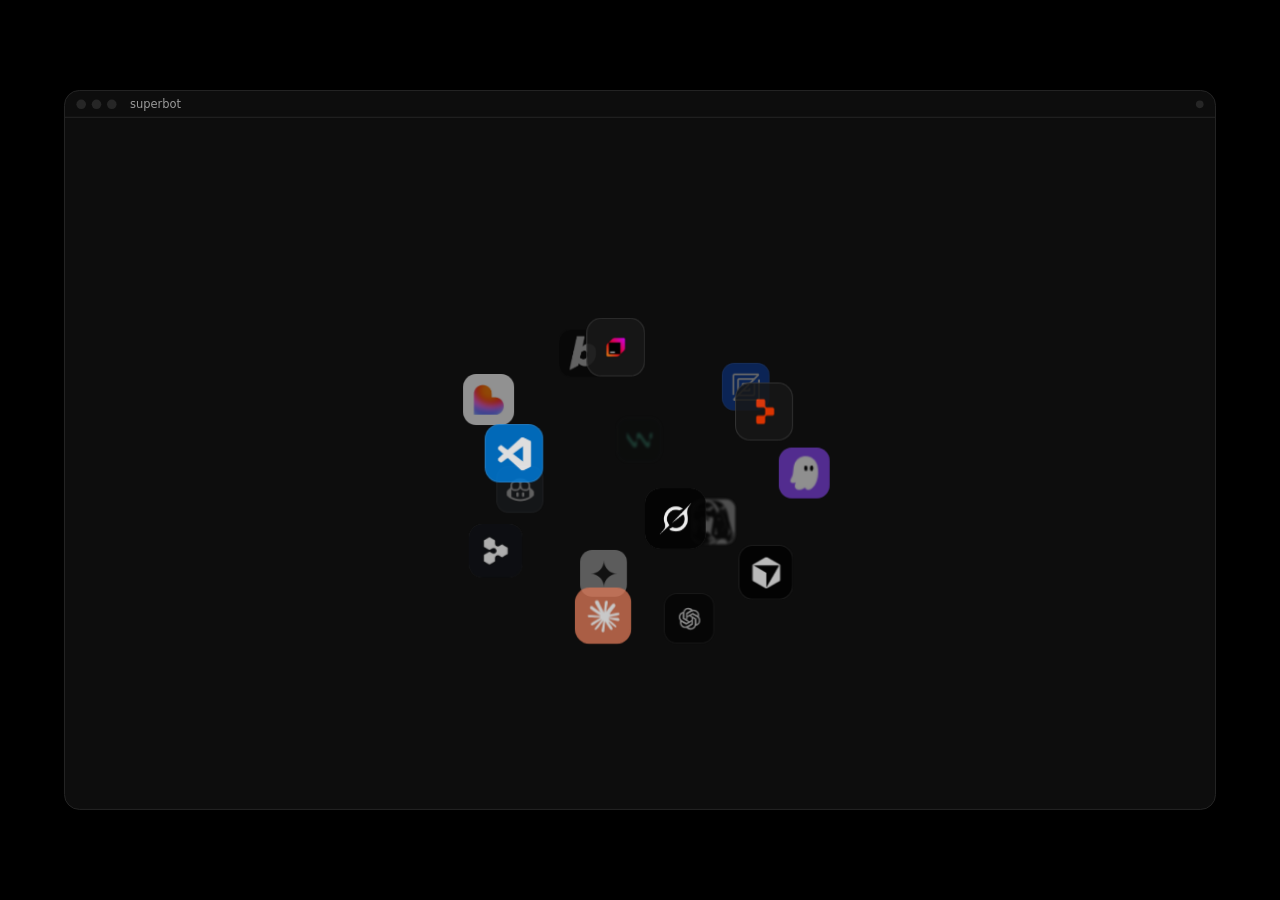
<file: animations/agent-recruiting-superbot-bf27373d/index.html>
<!doctype html>
<html lang="en">
<head>
<meta charset="utf-8"/>
<meta name="viewport" content="width=device-width, initial-scale=1"/>
<title>hire faster: superbot screens the applicants · ad spot</title>
<link rel="icon" href="assets/mark-clean.svg" type="image/svg+xml"/>
<meta name="description" content="The superbot.gg hero boots 1:1, a title card, a recruiter asks superbot to help with recruiting, superbot reads the pipeline (176 applications waiting across four roles), then screens 84 applicants on the ATS board: scores each résumé, books the strong ones a phone screen on the recruiter's calendar and replies to the rest. ~39s loop, 1920x1080."/>
<link rel="preconnect" href="https://fonts.googleapis.com"/>
<link rel="stylesheet" href="https://fonts.googleapis.com/css2?family=Roboto:wght@400;500;700&display=swap"/>
<!-- the stage box: the site's own stylesheet, verbatim (site/site/assets/hub-boot-3.css) -->
<link rel="stylesheet" href="assets/hub-boot-3.css"/>
<style>
/* ---------- tokens: the site's own ladder (site/site/assets/site.css :root), verbatim ---------- */
:root {
  color-scheme: dark;
  --bg: #000000; --card: #0d0d0d; --raised: #181818; --line: #262626;
  --fg: #ececec; --secondary: #cfcfcf; --muted: #9a9a9a;
  --accent: #2b6bff; --accent-ink: #ffffff;
  --danger: #c96f6f; --danger-line: #5c3030; --warn: #d9b86b;
  --storm-0: #00e5c3; --storm-1: #2b6bff; --storm-2: #6a1fd8; --storm-3: #c026d3; --storm-4: #ff3d9a;
  --storm-gradient: linear-gradient(135deg, var(--storm-0) 0%, var(--storm-1) 25%, var(--storm-2) 50%, var(--storm-3) 75%, var(--storm-4) 100%);
  --storm-gradient-x: linear-gradient(90deg, var(--storm-0) 0%, var(--storm-1) 25%, var(--storm-2) 50%, var(--storm-3) 75%, var(--storm-4) 100%);
  --storm-action: linear-gradient(135deg, var(--storm-1) 0%, var(--storm-2) 55%, var(--storm-3) 100%);
  --storm: var(--storm-gradient);
  --storm-x: linear-gradient(90deg, var(--storm-1) 0%, var(--storm-2) 45%, var(--storm-3) 75%, var(--storm-4) 100%);
  /* the title cards' word: purple, blue, pink (owner's order) */
  --wsp: linear-gradient(90deg, #6a1fd8 0%, #2b6bff 42%, #c026d3 72%, #ff3d9a 100%);
  --tile-bg: #000000;
  --font-ui: "SF Pro Rounded", "SF Pro Display", -apple-system, system-ui, "Segoe UI", sans-serif;
  --font-mono: ui-monospace, "SF Mono", SFMono-Regular, Menlo, Consolas, "Liberation Mono", monospace;
  --ui: var(--font-ui); --mono: var(--font-mono);
  --r-control: 8px; --r-surface: 16px; --r-pill: 9999px; --r-sm: 8px; --r-md: 8px; --r-lg: 16px; --r-xl: 16px;
  --sp-1: 4px; --sp-2: 8px; --sp-3: 12px; --sp-4: 16px; --sp-5: 20px; --sp-6: 24px;
  --dur-1: 100ms; --dur-2: 150ms; --dur-3: 200ms; --dur-4: 300ms; --dur-5: 500ms;
  --ease-out: cubic-bezier(0.16, 1, 0.3, 1); --ease-std: cubic-bezier(0.2, 0, 0, 1); --ease-in: cubic-bezier(0.4, 0, 1, 1);
  --stage: #0d0d0d; --window: #0d0d0d; /* hero-6.css: the stage ground and the window ground */
}
* { box-sizing: border-box; }
html, body { margin: 0; height: 100%; background: #000; overflow: hidden; }
body { font-family: var(--ui); color: var(--fg); -webkit-font-smoothing: antialiased; }

/* ---------- the 1920x1080 frame, scaled to the viewport ---------- */
#frame { position: absolute; left: 50%; top: 50%; width: 1920px; height: 1080px; transform-origin: 50% 50%; background: #000; overflow: hidden; }
.scene { position: absolute; inset: 0; opacity: 0; visibility: hidden; }
.scene.on { visibility: visible; }
#dip { position: absolute; inset: 0; background: #000; opacity: 0; pointer-events: none; z-index: 50; }

/* ---------- scene 1: the site's hero box, 1:1 ----------
   The live stage measures 1205x753 at a 1920 viewport (hero-6.css --hero-stage-w,
   16/10); it is drawn at that size and scaled 1.434x to 1728x1080, centered, so
   every beat of sphere-intro plays at S=1 exactly as on the page. */
#site { background: #000; }
#site-in { position: absolute; left: 96px; top: 0; width: 1205px; height: 753.125px; transform: scale(1.43402); transform-origin: 0 0; }
#site-in .stage { width: 1205px; height: 753.125px; }
.hub .inner.rail { opacity: 0; }
/* the story's own conversation (the site's two story lines are not used) */
.msg { will-change: opacity, transform; }
.composer .ph.typing { color: var(--fg); }
.composer .ph .caret { display: inline-block; width: 1px; height: 11px; background: var(--fg); vertical-align: -2px; margin-left: 1px; }
.composer .send { transform-origin: 50% 50%; }
.m-text .ch { opacity: 0; }

/* ---------- scenes 2 + 5: the cards (gpt-refusal-superbot-824cef28 #card, verbatim) ---------- */
.card-scene { display: grid; place-items: center; background: #000; }
.card-scene .line { position: absolute; left: 0; right: 0; top: 50%; transform: translateY(-50%); text-align: center; font-size: 132px; font-weight: 800; letter-spacing: -.035em; line-height: 1.04; color: #fff; }
.card-scene .grad { background: var(--wsp); -webkit-background-clip: text; background-clip: text; color: transparent; }

/* ---------- scene 6: the end card (gpt-refusal-superbot-824cef28 #end, verbatim) ---------- */
#end { display: grid; place-items: center; background: #000; }
#end .lock { display: flex; align-items: center; gap: 44px; }
#end svg.face { width: 220px; height: 220px; overflow: visible; }
#end .words { overflow: hidden; }
#end .words h1 { margin: 0; font-size: 128px; font-weight: 800; letter-spacing: -.03em; line-height: 1; color: #fff; }
#end .words p { margin: 12px 0 0 6px; font-size: 34px; color: var(--muted); font-weight: 500; }

@media (prefers-reduced-motion: reduce) {
  .scene { opacity: 0 !important; visibility: hidden !important; }
  #end { opacity: 1 !important; visibility: visible !important; }
  #end .lock > * { transform: none !important; opacity: 1 !important; }
}
/* ---------- the hub's story card: the pipeline read, on the app's own .card ---------- */
.m-main .card { margin-top: 4px; max-width: 360px; padding: 9px 11px 10px; gap: 0; border-radius: 8px; }
.card .c-head { display: flex; align-items: baseline; gap: 8px; font-weight: 700; color: var(--fg); padding-bottom: 7px; }
.card .c-head small { margin-left: auto; font-size: .91em; font-weight: 500; color: var(--muted); font-variant-numeric: tabular-nums; }
.an-scan { display: grid; grid-template-columns: 1fr 34px; align-items: center; gap: 6px 8px; color: var(--muted); font-size: .91em; padding-bottom: 8px; border-bottom: 1px solid var(--line); }
.an-scan .bar { grid-column: 1 / -1; height: 3px; border-radius: 2px; background: var(--raised); overflow: hidden; }
.an-scan .bar i { display: block; height: 100%; width: 0; border-radius: 2px; background: var(--accent); }
.an-scan b { text-align: right; color: var(--fg); font-weight: 600; font-variant-numeric: tabular-nums; }
#an-rows { display: grid; gap: 1px; padding: 6px 0 7px; border-bottom: 1px solid var(--line); }
.an-row { display: grid; grid-template-columns: minmax(0, 1fr) 44px 66px; align-items: center; gap: 8px; height: 19px; opacity: 0; }
.an-row .n { color: var(--fg); white-space: nowrap; overflow: hidden; text-overflow: ellipsis; }
.an-row .f { color: var(--muted); font-size: .91em; text-align: right; font-variant-numeric: tabular-nums; white-space: nowrap; }
.an-row .tag { display: flex; align-items: center; justify-content: center; gap: 4px; height: 16px; border-radius: 4px; font-size: .82em; font-weight: 600; background: var(--raised); color: var(--muted); }
.an-row .tag::before { content: ""; width: 5px; height: 5px; border-radius: 50%; background: currentColor; opacity: .9; }
.an-row .tag.clear { background: rgba(52,211,153,.12); color: #34d399; }
.an-row .tag.wait { background: rgba(217,184,107,.12); color: var(--warn); }
.an-sum { display: grid; gap: 5px; padding-top: 8px; color: var(--muted); font-size: .91em; opacity: 0; }
.an-sum .top { display: flex; align-items: baseline; justify-content: space-between; }
.an-sum .big { font-size: 1.2em; font-weight: 700; color: var(--fg); font-variant-numeric: tabular-nums; }
.an-sum b { color: var(--fg); font-weight: 600; font-variant-numeric: tabular-nums; }
.an-sum .bar { height: 4px; border-radius: 2px; background: var(--raised); overflow: hidden; }
.an-sum .bar i { display: block; height: 100%; width: 0; border-radius: 2px; background: var(--storm-x); }

/* ---------- scene 4: the applicant tracking board ---------- */
#ats { background: #f6f7f9; font-family: "Inter", "SF Pro Text", -apple-system, system-ui, "Segoe UI", sans-serif; color: #111827; -webkit-font-smoothing: antialiased; }
#ats svg { width: 20px; height: 20px; fill: none; stroke: currentColor; stroke-width: 2; stroke-linecap: round; stroke-linejoin: round; flex: none; }
.at-top { position: absolute; left: 0; right: 0; top: 0; height: 64px; background: #fff; border-bottom: 1px solid #e5e7eb; display: flex; align-items: center; padding: 0 32px; gap: 14px; }
.at-logo { width: 34px; height: 34px; border-radius: 9px; background: #0f766e; color: #fff; display: grid; place-items: center; font: 800 16px/34px var(--ui); font-style: normal; }
.at-top > b { font-size: 18px; font-weight: 700; letter-spacing: -.01em; }
.at-nav { display: flex; gap: 6px; margin-left: 20px; }
.at-nav span { height: 36px; padding: 0 14px; border-radius: 8px; font-size: 14px; font-weight: 500; color: #4b5563; display: flex; align-items: center; }
.at-nav span.on { background: #f0fdfa; color: #0f766e; font-weight: 600; }
.at-top .sp { flex: 1; }
.at-search { width: 300px; height: 38px; border-radius: 8px; background: #f3f4f6; display: flex; align-items: center; gap: 8px; padding: 0 12px; color: #6b7280; font-size: 14px; }
.at-search svg { width: 16px; height: 16px; }
.at-new { height: 38px; padding: 0 16px; border-radius: 8px; background: #0f766e; color: #fff; font-size: 14px; font-weight: 600; display: flex; align-items: center; gap: 8px; }
.at-me { width: 36px; height: 36px; border-radius: 50%; background: #ccfbf1; color: #0f766e; font: 600 14px/36px var(--ui); text-align: center; }
.at-job { position: absolute; left: 40px; right: 40px; top: 80px; height: 56px; display: flex; align-items: center; gap: 14px; }
.at-job h1 { margin: 0; font-size: 26px; font-weight: 700; letter-spacing: -.01em; }
.at-job .st { height: 26px; padding: 0 10px; border-radius: 13px; background: #ecfdf5; color: #047857; font-size: 12px; font-weight: 600; line-height: 26px; }
.at-job .meta { color: #6b7280; font-size: 14px; }
.at-job .sp { flex: 1; }
.at-kpi { text-align: right; min-width: 110px; }
.at-kpi b { display: block; font: 700 22px/24px var(--ui); font-variant-numeric: tabular-nums; }
.at-kpi small { color: #6b7280; font-size: 12px; }
.at-col { position: absolute; top: 150px; width: 352px; height: 890px; border-radius: 14px; background: #eceef2; }
.at-col .h { display: flex; align-items: center; gap: 8px; height: 48px; padding: 0 14px; font-size: 13px; font-weight: 700; letter-spacing: .04em; text-transform: uppercase; color: #374151; }
.at-col .h i { width: 8px; height: 8px; border-radius: 50%; }
.at-col .h em { margin-left: auto; font-style: normal; min-width: 26px; height: 22px; padding: 0 8px; border-radius: 11px; background: #fff; color: #374151; font: 700 12px/22px var(--ui); text-align: center; font-variant-numeric: tabular-nums; }
#at-cards { position: absolute; left: 0; top: 198px; width: 1920px; height: 842px; overflow: hidden; }
.ac { position: absolute; left: 0; top: 0; width: 336px; height: 108px; border-radius: 12px; background: #fff; border: 1px solid #e5e7eb; box-shadow: 0 1px 2px rgba(17,24,39,.05); padding: 12px 14px; display: grid; grid-template-columns: 40px minmax(0, 1fr) auto; grid-template-rows: auto auto minmax(0, 1fr); column-gap: 12px; will-change: transform; transform-origin: 50% 50%; }
.ac .av { grid-row: 1 / 3; width: 40px; height: 40px; border-radius: 50%; color: #fff; font: 600 15px/40px var(--ui); text-align: center; font-style: normal; }
.ac .nm { font-size: 15px; font-weight: 600; line-height: 20px; white-space: nowrap; overflow: hidden; text-overflow: ellipsis; }
.ac .hl { font-size: 13px; color: #6b7280; line-height: 18px; white-space: nowrap; overflow: hidden; text-overflow: ellipsis; }
.ac .sc { grid-column: 3; grid-row: 1 / 3; align-self: start; text-align: right; opacity: 0; }
.ac .sc b { display: block; font: 700 20px/22px var(--ui); font-variant-numeric: tabular-nums; color: #0f766e; }
.ac .sc .bar { width: 56px; height: 4px; border-radius: 2px; background: #e5e7eb; overflow: hidden; margin: 4px 0 0 auto; }
.ac .sc .bar i { display: block; height: 100%; width: 0; background: #0f766e; border-radius: 2px; }
.ac.low .sc b { color: #9ca3af; } .ac.low .sc .bar i { background: #9ca3af; }
.ac .ft { grid-column: 1 / -1; align-self: end; display: flex; align-items: center; gap: 8px; font-size: 12px; color: #6b7280; white-space: nowrap; }
.ac .ft .src { height: 20px; padding: 0 8px; border-radius: 6px; background: #f3f4f6; color: #374151; font-weight: 600; line-height: 20px; }
.ac .ft .vd { margin-left: auto; display: flex; align-items: center; gap: 5px; height: 22px; padding: 0 8px; border-radius: 11px; font-weight: 600; opacity: 0; }
.ac .ft .vd.go { background: #ecfdf5; color: #047857; opacity: 1; }
.ac .ft .vd.no { background: #f3f4f6; color: #6b7280; opacity: 1; }
.ac .ft .vd.bk { background: #eef2ff; color: #4338ca; opacity: 1; }
.ac .ft:has(.vd.bk) > span:nth-child(2) { display: none; } /* the calendar slot takes the "applied Nd" room */
.ac .ft .vd svg { width: 12px; height: 12px; stroke-width: 2.6; }
.ac.lift { box-shadow: 0 18px 44px rgba(17,24,39,.2); border-color: #0f766e; z-index: 5; }
/* superbot at work, bottom-right: the storm-stroke card */
#agent { position: absolute; right: 44px; bottom: 44px; width: 420px; padding: 18px 20px 16px; border-radius: 22px; border: 3px solid transparent; background: linear-gradient(#000, #000) padding-box, var(--storm) border-box; box-shadow: 0 30px 70px rgba(0,0,0,.35), 0 0 40px rgba(106,31,216,.25); opacity: 0; transform-origin: 100% 100%; z-index: 20; font-family: var(--ui); color: #fff; }
#agent .p-head { display: flex; align-items: center; gap: 12px; font-size: 26px; font-weight: 800; letter-spacing: -.02em; }
#agent .p-head img { width: 32px; height: 32px; }
#agent .p-line { margin-top: 10px; display: flex; align-items: center; gap: 10px; font-size: 18px; font-weight: 600; color: var(--secondary); }
#agent .p-line i { width: 10px; height: 10px; border-radius: 50%; background: #34d399; box-shadow: 0 0 10px #34d399; }
#agent .p-line b { color: #fff; font-variant-numeric: tabular-nums; margin-left: auto; }
#agent .p-sub { margin-top: 6px; font-size: 14px; color: var(--muted); display: flex; justify-content: space-between; font-variant-numeric: tabular-nums; }
</style>
</head>
<body>
<svg width="0" height="0" style="position:absolute" aria-hidden="true" focusable="false">
  <defs>
    <!-- the brand face: mark-clean.svg's mask geometry (site/site/assets/brand) -->
    <mask id="face" maskUnits="userSpaceOnUse" x="-30" y="-30" width="160" height="160">
      <g fill="#fff"><rect x="14" y="32" width="72" height="54" rx="15"/><path d="M14 46V28Q14 20 21 21Q28 24 36 32Z"/><path d="M86 46V28Q86 20 79 21Q72 24 64 32Z"/></g>
      <g fill="#000"><ellipse cx="35" cy="58" rx="8" ry="11"/><ellipse cx="65" cy="58" rx="8" ry="11"/></g>
    </mask>
    <!-- the site's icon registry (site/index.html #sb-ic-*), verbatim: the rail and the sphere draw from it -->
    <symbol id="sb-ic-claude" viewBox="0 0 24 24" fill="currentColor"><path d="m4.7144 15.9555 4.7174-2.6471.079-.2307-.079-.1275h-.2307l-.7893-.0486-2.6956-.0729-2.3375-.0971-2.2646-.1214-.5707-.1215-.5343-.7042.0546-.3522.4797-.3218.686.0608 1.5179.1032 2.2767.1578 1.6514.0972 2.4468.255h.3886l.0546-.1579-.1336-.0971-.1032-.0972L6.973 9.8356l-2.55-1.6879-1.3356-.9714-.7225-.4918-.3643-.4614-.1578-1.0078.6557-.7225.8803.0607.2246.0607.8925.686 1.9064 1.4754 2.4893 1.8336.3643.3035.1457-.1032.0182-.0728-.164-.2733-1.3539-2.4467-1.445-2.4893-.6435-1.032-.17-.6194c-.0607-.255-.1032-.4674-.1032-.7285L6.287.1335 6.6997 0l.9957.1336.419.3642.6192 1.4147 1.0018 2.2282 1.5543 3.0296.4553.8985.2429.8318.091.255h.1579v-.1457l.1275-1.706.2368-2.0947.2307-2.6957.0789-.7589.3764-.9107.7468-.4918.5828.2793.4797.686-.0668.4433-.2853 1.8517-.5586 2.9021-.3643 1.9429h.2125l.2429-.2429.9835-1.3053 1.6514-2.0643.7286-.8196.85-.9046.5464-.4311h1.0321l.759 1.1293-.34 1.1657-1.0625 1.3478-.8804 1.1414-1.2628 1.7-.7893 1.36.0729.1093.1882-.0183 2.8535-.607 1.5421-.2794 1.8396-.3157.8318.3886.091.3946-.3278.8075-1.967.4857-2.3072.4614-3.4364.8136-.0425.0304.0486.0607 1.5482.1457.6618.0364h1.621l3.0175.2247.7892.522.4736.6376-.079.4857-1.2142.6193-1.6393-.3886-3.825-.9107-1.3113-.3279h-.1822v.1093l1.0929 1.0686 2.0035 1.8092 2.5075 2.3314.1275.5768-.3218.4554-.34-.0486-2.2039-1.6575-.85-.7468-1.9246-1.621h-.1275v.17l.4432.6496 2.3436 3.5214.1214 1.0807-.17.3521-.6071.2125-.6679-.1214-1.3721-1.9246L14.38 17.959l-1.1414-1.9428-.1397.079-.674 7.2552-.3156.3703-.7286.2793-.6071-.4614-.3218-.7468.3218-1.4753.3886-1.9246.3157-1.53.2853-1.9004.17-.6314-.0121-.0425-.1397.0182-1.4328 1.9672-2.1796 2.9446-1.7243 1.8456-.4128.164-.7164-.3704.0667-.6618.4008-.5889 2.386-3.0357 1.4389-1.882.929-1.0868-.0062-.1579h-.0546l-6.3385 4.1164-1.1293.1457-.4857-.4554.0608-.7467.2307-.2429 1.9064-1.3114Z"/></symbol>
    <symbol id="sb-ic-cursor" viewBox="0 0 24 24" fill="currentColor"><path d="M11.503.131 1.891 5.678a.84.84 0 0 0-.42.726v11.188c0 .3.162.575.42.724l9.609 5.55a1 1 0 0 0 .998 0l9.61-5.55a.84.84 0 0 0 .42-.724V6.404a.84.84 0 0 0-.42-.726L12.497.131a1.01 1.01 0 0 0-.996 0M2.657 6.338h18.55c.263 0 .43.287.297.515L12.23 22.918c-.062.107-.229.064-.229-.06V12.335a.59.59 0 0 0-.295-.51l-9.11-5.257c-.109-.063-.064-.23.061-.23"/></symbol>
    <symbol id="sb-ic-vscode" viewBox="0 0 100 100" fill="currentColor"><path fill-rule="evenodd" clip-rule="evenodd" d="M70.9119 99.3171C72.4869 99.9307 74.2828 99.8914 75.8725 99.1264L96.4608 89.2197C98.6242 88.1787 100 85.9892 100 83.5872V16.4133C100 14.0113 98.6243 11.8218 96.4609 10.7808L75.8725 0.873756C73.7862 -0.130129 71.3446 0.11576 69.5135 1.44695C69.252 1.63711 69.0028 1.84943 68.769 2.08341L29.3551 38.0415L12.1872 25.0096C10.589 23.7965 8.35363 23.8959 6.86933 25.2461L1.36303 30.2549C-0.452552 31.9064 -0.454633 34.7627 1.35853 36.417L16.2471 50.0001L1.35853 63.5832C-0.454633 65.2374 -0.452552 68.0938 1.36303 69.7453L6.86933 74.7541C8.35363 76.1043 10.589 76.2037 12.1872 74.9905L29.3551 61.9587L68.769 97.9167C69.3925 98.5406 70.1246 99.0104 70.9119 99.3171ZM75.0152 27.2989L45.1091 50.0001L75.0152 72.7012V27.2989Z"/></symbol>
    <symbol id="sb-ic-openai" viewBox="0 0 2406 2406" fill="currentColor"><path id="sb-oai-petal" d="M1107.3 299.1c-197.999 0-373.9 127.3-435.2 315.3L650 743.5v427.9c0 21.4 11 40.4 29.4 51.4l344.5 198.515V833.3h.1v-27.9L1372.7 604c33.715-19.52 70.44-32.857 108.47-39.828L1447.6 450.3C1361 353.5 1237.1 298.5 1107.3 299.1zm0 117.5-.6.6c79.699 0 156.3 27.5 217.6 78.4-2.5 1.2-7.4 4.3-11 6.1L952.8 709.3c-18.4 10.4-29.4 30-29.4 51.4V1248l-155.1-89.4V755.8c-.1-187.099 151.601-338.9 339-339.2z"/><use href="#sb-oai-petal" transform="rotate(60 1203 1203)"/><use href="#sb-oai-petal" transform="rotate(120 1203 1203)"/><use href="#sb-oai-petal" transform="rotate(180 1203 1203)"/><use href="#sb-oai-petal" transform="rotate(240 1203 1203)"/><use href="#sb-oai-petal" transform="rotate(300 1203 1203)"/></symbol>
    <symbol id="sb-ic-gemini" viewBox="0 0 24 24" fill="currentColor"><path d="M11.04 19.32Q12 21.51 12 24q0-2.49.93-4.68.96-2.19 2.58-3.81t3.81-2.55Q21.51 12 24 12q-2.49 0-4.68-.93a12.3 12.3 0 0 1-3.81-2.58 12.3 12.3 0 0 1-2.58-3.81Q12 2.49 12 0q0 2.49-.96 4.68-.93 2.19-2.55 3.81a12.3 12.3 0 0 1-3.81 2.58Q2.49 12 0 12q2.49 0 4.68.96 2.19.93 3.81 2.55t2.55 3.81"/></symbol>
    <symbol id="sb-ic-zed" viewBox="0 0 24 24" fill="currentColor"><path d="M2.25 1.5a.75.75 0 0 0-.75.75v16.5H0V2.25A2.25 2.25 0 0 1 2.25 0h20.095c1.002 0 1.504 1.212.795 1.92L10.764 14.298h3.486V12.75h1.5v1.922a1.125 1.125 0 0 1-1.125 1.125H9.264l-2.578 2.578h11.689V9h1.5v9.375a1.5 1.5 0 0 1-1.5 1.5H5.185L2.562 22.5H21.75a.75.75 0 0 0 .75-.75V5.25H24v16.5A2.25 2.25 0 0 1 21.75 24H1.655C.653 24 .151 22.788.86 22.08L13.19 9.75H9.75v1.5h-1.5V9.375A1.125 1.125 0 0 1 9.375 8.25h5.314l2.625-2.625H5.625V15h-1.5V5.625a1.5 1.5 0 0 1 1.5-1.5h13.19L21.438 1.5z"/></symbol>
    <symbol id="sb-ic-windsurf" viewBox="0 0 24 24" fill="currentColor"><path d="M23.55 5.067c-1.2038-.002-2.1806.973-2.1806 2.1765v4.8676c0 .972-.8035 1.7594-1.7597 1.7594-.568 0-1.1352-.286-1.4718-.7659l-4.9713-7.1003c-.4125-.5896-1.0837-.941-1.8103-.941-1.1334 0-2.1533.9635-2.1533 2.153v4.8957c0 .972-.7969 1.7594-1.7596 1.7594-.57 0-1.1363-.286-1.4728-.7658L.4076 5.1598C.2822 4.9798 0 5.0688 0 5.2882v4.2452c0 .2147.0656.4228.1884.599l5.4748 7.8183c.3234.462.8006.8052 1.3509.9298 1.3771.313 2.6446-.747 2.6446-2.0977v-4.893c0-.972.7875-1.7593 1.7596-1.7593h.003a1.798 1.798 0 0 1 1.4718.7658l4.9723 7.0994c.4135.5905 1.05.941 1.8093.941 1.1587 0 2.1515-.9645 2.1515-2.153v-4.8948c0-.972.7875-1.7594 1.7596-1.7594h.194a.22.22 0 0 0 .2204-.2202v-4.622a.22.22 0 0 0-.2203-.2203Z"/></symbol>
    <symbol id="sb-ic-copilot" viewBox="0 0 24 24" fill="currentColor"><path d="M23.922 16.997C23.061 18.492 18.063 22.02 12 22.02 5.937 22.02.939 18.492.078 16.997A.641.641 0 0 1 0 16.741v-2.869a.883.883 0 0 1 .053-.22c.372-.935 1.347-2.292 2.605-2.656.167-.429.414-1.055.644-1.517a10.098 10.098 0 0 1-.052-1.086c0-1.331.282-2.499 1.132-3.368.397-.406.89-.717 1.474-.952C7.255 2.937 9.248 1.98 11.978 1.98c2.731 0 4.767.957 6.166 2.093.584.235 1.077.546 1.474.952.85.869 1.132 2.037 1.132 3.368 0 .368-.014.733-.052 1.086.23.462.477 1.088.644 1.517 1.258.364 2.233 1.721 2.605 2.656a.841.841 0 0 1 .053.22v2.869a.641.641 0 0 1-.078.256Zm-11.75-5.992h-.344a4.359 4.359 0 0 1-.355.508c-.77.947-1.918 1.492-3.508 1.492-1.725 0-2.989-.359-3.782-1.259a2.137 2.137 0 0 1-.085-.104L4 11.746v6.585c1.435.779 4.514 2.179 8 2.179 3.486 0 6.565-1.4 8-2.179v-6.585l-.098-.104s-.033.045-.085.104c-.793.9-2.057 1.259-3.782 1.259-1.59 0-2.738-.545-3.508-1.492a4.359 4.359 0 0 1-.355-.508Zm2.328 3.25c.549 0 1 .451 1 1v2c0 .549-.451 1-1 1-.549 0-1-.451-1-1v-2c0-.549.451-1 1-1Zm-5 0c.549 0 1 .451 1 1v2c0 .549-.451 1-1 1-.549 0-1-.451-1-1v-2c0-.549.451-1 1-1Zm3.313-6.185c.136 1.057.403 1.913.878 2.497.442.544 1.134.938 2.344.938 1.573 0 2.292-.337 2.657-.751.384-.435.558-1.15.558-2.361 0-1.14-.243-1.847-.705-2.319-.477-.488-1.319-.862-2.824-1.025-1.487-.161-2.192.138-2.533.529-.269.307-.437.808-.438 1.578v.021c0 .265.021.562.063.893Zm-1.626 0c.042-.331.063-.628.063-.894v-.02c-.001-.77-.169-1.271-.438-1.578-.341-.391-1.046-.69-2.533-.529-1.505.163-2.347.537-2.824 1.025-.462.472-.705 1.179-.705 2.319 0 1.211.175 1.926.558 2.361.365.414 1.084.751 2.657.751 1.21 0 1.902-.394 2.344-.938.475-.584.742-1.44.878-2.497Z"/></symbol>
    <!-- Material icons, for the Gmail scene -->
    <!-- the Gmail M -->
  </defs>
</svg>

<div id="frame">

  <!-- ============ scene 1: the site's hero box (site/index.html #stage), 1:1 ============ -->
  <section class="scene on" id="site" aria-label="superbot boots">
    <div id="site-in">
      <div class="stage" id="stage" role="figure" aria-label="superbot's apps spin up, merge into the mark, the rail drops from it and the frontend extends">
        <div class="stage-bar"><i></i><i></i><i></i><span>superbot</span><em class="led" id="led"></em></div>
        <div class="body">
          <div class="margin" id="margin" aria-hidden="true"></div>
          <div class="arena" id="arena">
            <!-- the hub: the real app's layout (rail, chats, chat lane), from site/index.html -->
            <div class="hub" id="hub" aria-hidden="true">
              <nav class="rail inner">
                <span class="rail-item sb sel"><img src="assets/tile.svg" alt="" width="44" height="44"/></span>
                <span class="rail-div"></span>
                <span class="rail-item" data-app="openai"><svg><use href="#sb-ic-openai"/></svg><i class="dot"></i></span>
                <span class="rail-item" data-app="claude"><svg><use href="#sb-ic-claude"/></svg><i class="dot bad"></i></span>
                <span class="rail-item" data-app="gemini"><svg><use href="#sb-ic-gemini"/></svg><i class="dot"></i></span>
                <span class="rail-item" data-app="cursor"><svg><use href="#sb-ic-cursor"/></svg><i class="dot"></i></span>
                <span class="rail-item bleed" data-app="devin"><img src="assets/devin.png" alt="" width="44" height="44"/><i class="dot"></i></span>
                <span class="rail-item bleed" data-app="hermes"><img src="assets/hermes.png" alt="" width="44" height="44"/><i class="dot"></i></span>
                <span class="rail-item bleed" data-app="grok"><img src="assets/grok.png" alt="" width="44" height="44"/><i class="dot"></i></span>
                <span class="rail-item" data-app="copilot"><svg><use href="#sb-ic-copilot"/></svg><i class="dot"></i></span>
                <span class="rail-div"></span>
                <span class="rail-item folder">
                  <svg viewBox="0 0 24 24" fill="none" stroke="currentColor" stroke-width="2.4" stroke-linecap="round" stroke-linejoin="round"><path d="M12 22v5"/><path d="M9 8V2"/><path d="M15 8V2"/><path d="M18 8v5a4 4 0 0 1-4 4h-4a4 4 0 0 1-4-4V8Z"/></svg>
                  <svg viewBox="0 0 24 24" fill="none" stroke="currentColor" stroke-width="2.4" stroke-linecap="round" stroke-linejoin="round"><path d="M2.586 17.414A2 2 0 0 0 2 18.828V21a1 1 0 0 0 1 1h3a1 1 0 0 0 1-1v-1a1 1 0 0 1 1-1h1a1 1 0 0 0 1-1v-1a1 1 0 0 1 1-1h.172a2 2 0 0 0 1.414-.586l.814-.814a6.5 6.5 0 1 0-4-4z"/><circle cx="16.5" cy="7.5" r=".5" fill="currentColor"/></svg>
                  <svg viewBox="0 0 24 24" fill="none" stroke="currentColor" stroke-width="2.4" stroke-linecap="round" stroke-linejoin="round"><path d="M20 20a2 2 0 0 0 2-2V8a2 2 0 0 0-2-2h-7.9a2 2 0 0 1-1.69-.9L9.6 3.9A2 2 0 0 0 7.93 3H4a2 2 0 0 0-2 2v13a2 2 0 0 0 2 2Z"/></svg>
                  <svg viewBox="0 0 24 24" fill="none" stroke="currentColor" stroke-width="2.4" stroke-linecap="round" stroke-linejoin="round"><path d="M9.937 15.5A2 2 0 0 0 8.5 14.063l-6.135-1.582a.5.5 0 0 1 0-.962L8.5 9.936A2 2 0 0 0 9.937 8.5l1.582-6.135a.5.5 0 0 1 .963 0L14.063 8.5A2 2 0 0 0 15.5 9.937l6.135 1.581a.5.5 0 0 1 0 .964L15.5 14.063a2 2 0 0 0-1.437 1.437l-1.582 6.135a.5.5 0 0 1-.963 0z"/></svg>
                  <i class="dot"></i>
                </span>
                <span class="rail-item add">+</span>
              </nav>
              <div class="chats inner">
                <div class="side-head"><img src="assets/mark-clean.svg" alt="" width="14" height="14"/><b>superbot.gg</b><i class="side-ic ic-btn"><svg viewBox="0 0 24 24" fill="none" stroke="currentColor" stroke-width="2" stroke-linecap="round" stroke-linejoin="round"><circle cx="11" cy="11" r="7"/><path d="m21 21-4-4"/></svg></i><i class="side-ic"><svg viewBox="0 0 24 24" fill="none" stroke="currentColor" stroke-width="2" stroke-linecap="round" stroke-linejoin="round"><rect x="3" y="3" width="18" height="18" rx="2"/><path d="M9 3v18"/></svg></i></div>
                <span class="row new"><svg viewBox="0 0 24 24" fill="none" stroke="currentColor" stroke-linecap="round" stroke-linejoin="round"><path d="M12 5H7a2 2 0 0 0-2 2v10a2 2 0 0 0 2 2h10a2 2 0 0 0 2-2v-5"/><path d="M18.5 2.5a2.12 2.12 0 0 1 3 3L13 14l-4 1 1-4Z"/></svg>New chat</span>
                <span class="row"><svg viewBox="0 0 24 24" fill="none" stroke="currentColor" stroke-linecap="round" stroke-linejoin="round"><path d="m12 2 9 5-9 5-9-5 9-5Z"/><path d="m3 12 9 5 9-5"/><path d="m3 17 9 5 9-5"/></svg>Manage Context</span>
                <span class="row"><svg viewBox="0 0 24 24" fill="none" stroke="currentColor" stroke-linecap="round" stroke-linejoin="round"><circle cx="12" cy="12" r="9"/><path d="M12 6.5v11"/><path d="M14.6 9.4c-.9-1.3-5.8-1.4-5.8.9 0 2.5 6.2 1.4 6.2 3.8 0 2.3-5.2 2.1-6.4.7"/></svg>View Savings</span>
                <span class="row"><svg viewBox="0 0 24 24" fill="none" stroke="currentColor" stroke-linecap="round" stroke-linejoin="round"><path d="M3 3v18h18"/><path d="M8 17v-6"/><path d="M13 17V7"/><path d="M18 17v-3"/></svg>View Usage</span>
                <span class="row"><svg viewBox="0 0 24 24" fill="none" stroke="currentColor" stroke-linecap="round" stroke-linejoin="round"><path d="m3 6 2 2 4-4"/><path d="m3 14 2 2 4-4"/><path d="M13 6h8"/><path d="M13 16h8"/></svg>Setup<i class="cnt">3</i></span>
                <div class="cap-row"><span class="cap"><svg viewBox="0 0 24 24" fill="none" stroke="currentColor" stroke-width="2.4" stroke-linecap="round" stroke-linejoin="round"><path d="m6 9 6 6 6-6"/></svg>Recents</span><span class="cnt-r">1</span></div>
                <div class="today">Today</div>
                <span class="row chat on"><i class="sp"><svg viewBox="0 0 24 24" fill="none" stroke="currentColor" stroke-width="2" stroke-linecap="round" stroke-linejoin="round"><path d="M21 11.5a8.38 8.38 0 0 1-.9 3.8 8.5 8.5 0 0 1-7.6 4.7 8.38 8.38 0 0 1-3.8-.9L3 21l1.9-5.7a8.38 8.38 0 0 1-.9-3.8 8.5 8.5 0 0 1 4.7-7.6 8.38 8.38 0 0 1 3.8-.9h.5a8.48 8.48 0 0 1 8 8v.5Z"/></svg></i><span class="t">which rate limiter…</span><em>12m</em></span>
                <span class="row chat"><i class="sp"><svg viewBox="0 0 24 24" fill="none" stroke="currentColor" stroke-width="2" stroke-linecap="round" stroke-linejoin="round"><path d="M21 11.5a8.38 8.38 0 0 1-.9 3.8 8.5 8.5 0 0 1-7.6 4.7 8.38 8.38 0 0 1-3.8-.9L3 21l1.9-5.7a8.38 8.38 0 0 1-.9-3.8 8.5 8.5 0 0 1 4.7-7.6 8.38 8.38 0 0 1 3.8-.9h.5a8.48 8.48 0 0 1 8 8v.5Z"/></svg></i><span class="t">rank the import pa…</span><em>3h</em></span>
                <span class="row chat"><i class="sp"><svg viewBox="0 0 24 24" fill="none" stroke="currentColor" stroke-width="2" stroke-linecap="round" stroke-linejoin="round"><path d="M21 11.5a8.38 8.38 0 0 1-.9 3.8 8.5 8.5 0 0 1-7.6 4.7 8.38 8.38 0 0 1-3.8-.9L3 21l1.9-5.7a8.38 8.38 0 0 1-.9-3.8 8.5 8.5 0 0 1 4.7-7.6 8.38 8.38 0 0 1 3.8-.9h.5a8.48 8.48 0 0 1 8 8v.5Z"/></svg></i><span class="t">trello card test</span><em>1d</em></span>
                <span class="row chat"><i class="sp"><svg viewBox="0 0 24 24" fill="none" stroke="currentColor" stroke-width="2" stroke-linecap="round" stroke-linejoin="round"><path d="M21 11.5a8.38 8.38 0 0 1-.9 3.8 8.5 8.5 0 0 1-7.6 4.7 8.38 8.38 0 0 1-3.8-.9L3 21l1.9-5.7a8.38 8.38 0 0 1-.9-3.8 8.5 8.5 0 0 1 4.7-7.6 8.38 8.38 0 0 1 3.8-.9h.5a8.48 8.48 0 0 1 8 8v.5Z"/></svg></i><span class="t">dedupe the always…</span><em>3d</em></span>
                <span class="row chat"><i class="sp"><svg viewBox="0 0 24 24" fill="none" stroke="currentColor" stroke-width="2" stroke-linecap="round" stroke-linejoin="round"><path d="M21 11.5a8.38 8.38 0 0 1-.9 3.8 8.5 8.5 0 0 1-7.6 4.7 8.38 8.38 0 0 1-3.8-.9L3 21l1.9-5.7a8.38 8.38 0 0 1-.9-3.8 8.5 8.5 0 0 1 4.7-7.6 8.38 8.38 0 0 1 3.8-.9h.5a8.48 8.48 0 0 1 8 8v.5Z"/></svg></i><span class="t">macapp notarizati…</span><em>1w</em></span>
                <div class="ctx-mini" aria-hidden="true"><div class="cx-in">
                  <div class="cx"><span>this week</span><b>$5.15</b></div>
                  <div class="bar"><i style="--p:82%"></i></div>
                  <div class="cx"><span>context</span><b>361k</b></div>
                </div></div>
                <div class="user"><span class="avatar" style="--c:var(--raised)">D<i class="dot ok"></i></span><span class="u-tx"><b>hi@superbot.gg</b><small>no balance yet</small></span><svg class="u-gear" viewBox="0 0 24 24" fill="none" stroke="currentColor" stroke-width="2" stroke-linecap="round" stroke-linejoin="round"><path d="M12.22 2h-.44a2 2 0 0 0-2 2v.18a2 2 0 0 1-1 1.73l-.43.25a2 2 0 0 1-2 0l-.15-.08a2 2 0 0 0-2.73.73l-.22.38a2 2 0 0 0 .73 2.73l.15.1a2 2 0 0 1 1 1.72v.51a2 2 0 0 1-1 1.74l-.15.09a2 2 0 0 0-.73 2.73l.22.38a2 2 0 0 0 2.73.73l.15-.08a2 2 0 0 1 2 0l.43.25a2 2 0 0 1 1 1.73V20a2 2 0 0 0 2 2h.44a2 2 0 0 0 2-2v-.18a2 2 0 0 1 1-1.73l.43-.25a2 2 0 0 1 2 0l.15.08a2 2 0 0 0 2.73-.73l.22-.39a2 2 0 0 0-.73-2.73l-.15-.08a2 2 0 0 1-1-1.74v-.5a2 2 0 0 1 1-1.74l.15-.09a2 2 0 0 0 .73-2.73l-.22-.38a2 2 0 0 0-2.73-.73l-.15.08a2 2 0 0 1-2 0l-.43-.25a2 2 0 0 1-1-1.73V4a2 2 0 0 0-2-2z"/><circle cx="12" cy="12" r="3"/></svg></div>
              </div>
              <div class="main inner">
                <div class="chat-head"><b>chat</b><span class="search">Search<kbd>⌘K</kbd></span><span class="ask"><img src="assets/mark-clean.svg" alt="" width="12" height="12"/>Ask Superbot</span><span class="ptoggle"><svg viewBox="0 0 24 24" fill="none" stroke="currentColor" stroke-width="2" stroke-linecap="round" stroke-linejoin="round"><rect x="3" y="3" width="18" height="18" rx="2"/><path d="M15 3v18"/></svg></span></div>
                <div class="feed" id="feed">
                  <div class="welcome"><span class="w-ic"><img src="assets/mark-clean.svg" alt="" width="14" height="14"/></span><span class="w-tx"><b>Welcome to #chat</b><small>This is the start of your conversation with Superbot.</small></span></div>
                  <div class="date-div">September 11, 2026</div>
                  <div class="msg" id="h-user"><span class="avatar" style="--c:#fb7185">D</span><div class="m-main"><div class="m-head"><span class="m-name">dan</span><span class="m-when">9:02 AM</span></div><div class="m-text" id="h-ask"></div></div></div>
                  <div class="msg" id="h-bot1"><span class="avatar sb"><img src="assets/mark-clean.svg" alt=""/></span><div class="m-main"><div class="m-head"><span class="m-name">superbot</span><span class="app">APP</span><span class="m-when">9:02 AM</span></div><div class="m-text" id="h-r1"></div>
                    <div class="card" id="acard"><div class="c-head">Reading your pipeline<small id="an-n">0 applications</small></div><div class="an-scan"><span id="an-lab">reading 4 open roles in your ATS</span><b id="an-pct">0%</b><span class="bar"><i id="an-bar"></i></span></div><div id="an-rows"></div><div class="an-sum" id="an-sum"><div class="top"><span class="big" id="an-share">0 waiting</span><span>oldest <b id="an-old">0</b> days</span></div><span class="bar"><i id="an-sbar"></i></span></div></div>
                  </div></div>
                  <div class="msg" id="h-bot2"><span class="avatar sb"><img src="assets/mark-clean.svg" alt=""/></span><div class="m-main"><div class="m-head"><span class="m-name">superbot</span><span class="app">APP</span><span class="m-when">9:03 AM</span></div><div class="m-text" id="h-r2"></div></div></div>
                </div>
                <div class="composer" aria-hidden="true"><div class="pill"><span class="plus">+</span><span class="ph" id="h-ph">How can superbot help you today?</span><span class="picker">superbot ▾</span><span class="send" id="h-send"><svg viewBox="0 0 24 24" fill="none" stroke="currentColor" stroke-width="2.4" stroke-linecap="round" stroke-linejoin="round"><path d="M4 12h15"/><path d="m13 6 6 6-6 6"/></svg></span></div></div>
              </div>
            </div>
          </div>
        </div>
      </div>
    </div>
  </section>

  <!-- ============ scene 2: the title card ============ -->
  <section class="scene card-scene" id="card1" aria-label="Your all in one agent workspace">
    <div class="line" id="card1-l">Your all in one<br/>agent <span class="grad">workspace</span></div>
  </section>

  <!-- ============ scene 4: the applicant tracking board ============ -->
  <section class="scene" id="ats" aria-label="superbot screens the applicants">
    <div class="at-top"><i class="at-logo">H</i><b>Harbor</b><span class="at-nav"><span>Dashboard</span><span class="on">Jobs</span><span>Candidates</span><span>Interviews</span><span>Reports</span></span><span class="sp"></span><span class="at-search"><svg viewBox="0 0 24 24"><circle cx="11" cy="11" r="7"/><path d="m21 21-4-4"/></svg>Search candidates…</span><span class="at-new"><svg viewBox="0 0 24 24" style="width:16px;height:16px"><path d="M12 5v14M5 12h14"/></svg>Add candidate</span><span class="at-me">D</span></div>
    <div class="at-job"><h1>Senior Backend Engineer</h1><span class="st">Open</span><span class="meta">Engineering · Remote (US) · opened 12 days ago</span><span class="sp"></span><span class="at-kpi"><b id="k-applied">84</b><small>applied</small></span><span class="at-kpi"><b id="k-phone">1</b><small>phone screens</small></span><span class="at-kpi"><b>1</b><small>onsite</small></span><span class="at-kpi"><b>1</b><small>offer</small></span></div>
    <div class="at-col" style="left:40px"><div class="h"><i style="background:#9ca3af"></i>Applied<em id="c-applied">84</em></div></div>
    <div class="at-col" style="left:412px"><div class="h"><i style="background:#f59e0b"></i>Screening<em id="c-screen">0</em></div></div>
    <div class="at-col" style="left:784px"><div class="h"><i style="background:#0f766e"></i>Phone screen<em id="c-phone">1</em></div></div>
    <div class="at-col" style="left:1156px"><div class="h"><i style="background:#6366f1"></i>Onsite<em>1</em></div></div>
    <div class="at-col" style="left:1528px"><div class="h"><i style="background:#10b981"></i>Offer<em>1</em></div></div>
    <div id="at-cards"></div>
    <div id="agent" aria-hidden="true">
      <div class="p-head"><img src="assets/mark-clean.svg" alt=""/>superbot<span style="color:var(--muted);font-weight:600">.gg</span></div>
      <div class="p-line"><i></i>screening applicants<b id="ag-n">0 of 84</b></div>
      <div class="p-sub"><span id="ag-b">0 phone screens booked</span><span id="ag-r">0 replies sent</span></div>
    </div>
  </section>

  <!-- ============ scene 5: the second card ============ -->
  <section class="scene card-scene" id="card2" aria-label="With a agent made to work">
    <div class="line" id="card2-l">With a agent<br/>made to <span class="grad">work</span></div>
  </section>

  <!-- ============ scene 6: the end card ============ -->
  <section class="scene" id="end" aria-label="superbot.gg">
    <div class="lock">
      <svg class="face" id="end-face" viewBox="0 0 100 100" aria-hidden="true"><rect class="ga" x="-30" y="-30" width="160" height="160" fill="#00e5c3" mask="url(#face)" transform="translate(-1.2 -1.2)"/><rect class="gb" x="-30" y="-30" width="160" height="160" fill="#c026d3" mask="url(#face)" transform="translate(1.2 1.2)"/><rect x="-30" y="-30" width="160" height="160" fill="#fff" mask="url(#face)"/></svg>
      <div class="words" id="end-words"><div id="end-slide"><h1>superbot.gg</h1><p>the agent to manage your agents.</p></div></div>
    </div>
  </section>

  <div id="dip"></div>
</div>
<script src="assets/sphere-intro.js"></script>
<script>
// ---------- the clock ----------
// Scene 1 is the site's own sphere-intro (real-time WAAPI, verbatim, ~7.6s); it
// hands off when the frontend has extended, and from that moment the story is
// one render(t), a pure function of story time (gpt-refusal-superbot-824cef28's
// skeleton: seg() windows, pure tweens, 30fps frame quantisation), so `?t=<s>`
// seeks any story frame (the intro is skipped and the hub composed in its end
// state) and `?t=<s>&play=1` runs on from there.
const FPS = 30;
const $ = (id) => document.getElementById(id);
const clamp01 = (v) => Math.max(0, Math.min(1, v));
const seg = (t, a, b) => clamp01((t - a) / (b - a));
const outQuint = (p) => 1 - Math.pow(1 - p, 5);
const outCubic = (p) => 1 - Math.pow(1 - p, 3);
const inOut = (p) => (p < 0.5 ? 4 * p * p * p : 1 - Math.pow(-2 * p + 2, 3) / 2);
const outBack = (p) => { const c1 = 1.70158, c3 = c1 + 1; return 1 + c3 * Math.pow(p - 1, 3) + c1 * Math.pow(p - 1, 2); };
const lerp = (a, b, p) => a + (b - a) * p;
const op = (el, v) => { el.style.opacity = String(clamp01(v)); };

// ---------- copy ----------
const PROMPT = "I do recruiting, help me do it";
const R1 = 'On it. Let me look at what is waiting in your pipeline.';
const ROLES = [
  { n: 'Senior Backend Engineer', s: '84 new', tag: 'wait' },
  { n: 'Product Designer', s: '37 new', tag: 'wait' },
  { n: 'Sales Development Rep', s: '52 new', tag: 'wait' },
  { n: 'Head of Finance', s: '3 new', tag: 'clear' },
];
const TOTAL = 176, WAITING = 173, OLDEST = 11;
const R2 = 'Starting with the backend role. Strong fits get a phone screen on your calendar, everyone else gets a reply today.';
// the twelve applicants superbot screens on camera: name, headline, source, age, score, strong fit?, avatar color
const APPLICANTS = [
  { n: 'Maya Chen', h: 'Staff Engineer · Stripe', src: 'LinkedIn', age: '9d', score: 94, go: true, c: '#0ea5e9' },
  { n: 'Tom Okafor', h: 'Backend Developer · agency', src: 'Indeed', age: '9d', score: 41, go: false, c: '#f97316' },
  { n: 'Lena Fischer', h: 'Senior SWE · Zalando', src: 'Careers page', age: '8d', score: 88, go: true, c: '#8b5cf6' },
  { n: 'Ravi Patel', h: 'Frontend Engineer · Shopify', src: 'LinkedIn', age: '8d', score: 52, go: false, c: '#14b8a6' },
  { n: 'Jonas Berg', h: 'Junior Developer · bootcamp', src: 'Indeed', age: '7d', score: 33, go: false, c: '#64748b' },
  { n: 'Aisha Malik', h: 'Senior Backend · Cloudflare', src: 'Referral', age: '7d', score: 91, go: true, c: '#ec4899' },
  { n: 'Diego Santos', h: 'DevOps Engineer · Nubank', src: 'LinkedIn', age: '6d', score: 63, go: false, c: '#eab308' },
  { n: 'Sofia Rossi', h: 'Backend Engineer · Datadog', src: 'Careers page', age: '6d', score: 86, go: true, c: '#ef4444' },
  { n: 'Kenji Sato', h: 'Data Scientist · Rakuten', src: 'LinkedIn', age: '5d', score: 38, go: false, c: '#6366f1' },
  { n: 'Emma Walsh', h: 'Senior SWE · Monzo', src: 'Referral', age: '4d', score: 89, go: true, c: '#22c55e' },
  { n: 'Ben Carter', h: 'PHP Developer · freelance', src: 'Indeed', age: '3d', score: 29, go: false, c: '#a16207' },
  { n: 'Nadia Haddad', h: 'Platform Engineer · Bolt', src: 'LinkedIn', age: '2d', score: 58, go: false, c: '#0f766e' },
];
const SLOTS = ['Tue 10:00 AM', 'Tue 11:30 AM', 'Wed 9:30 AM', 'Wed 2:00 PM', 'Thu 10:00 AM'];
// the rest of the queue: the cards that stream past once superbot gets going
const POOL = [
  ['Omar Aziz', 'Backend Engineer · Careem', 'LinkedIn', '2d', '#0891b2'], ['Julia Novak', 'Senior SWE · Revolut', 'Referral', '2d', '#7c3aed'],
  ['Sam Reyes', 'Software Engineer · agency', 'Indeed', '1d', '#db2777'], ['Chloe Dubois', 'Backend Developer · Doctolib', 'Careers page', '1d', '#059669'],
  ['Arjun Mehta', 'SRE · Flipkart', 'LinkedIn', '1d', '#d97706'], ['Hanna Lind', 'Full-stack · Spotify', 'LinkedIn', '1d', '#2563eb'],
  ['Luis Ortega', 'Java Developer · bank', 'Indeed', '1d', '#4b5563'], ['Mei Tanaka', 'Senior Backend · Mercari', 'Referral', '1d', '#be123c'],
  ['Felix Braun', 'Backend Engineer · N26', 'LinkedIn', '1d', '#0e7490'], ['Grace Osei', 'Senior SWE · Paystack', 'Referral', '1d', '#9333ea'],
  ['Ivan Petrov', '.NET Developer · agency', 'Indeed', '1d', '#b45309'], ['Noor Rahman', 'Platform Engineer · Grab', 'Careers page', '1d', '#047857'],
  ['Theo Martin', 'Software Engineer · Alan', 'LinkedIn', '1d', '#1d4ed8'], ['Zoe Adams', 'Senior Backend · Canva', 'Referral', '1d', '#c026d3'],
  ['Pavel Horak', 'QA Engineer · agency', 'Indeed', '1d', '#57534e'], ['Amara Nwosu', 'Backend Engineer · Flutterwave', 'LinkedIn', '1d', '#e11d48'],
];
const FIXED = [
  { col: 2, slot: 0, n: 'Ana Ruiz', h: 'Senior SWE · Klarna', src: 'Referral', age: '12d', score: 90, vd: 'bk', vt: 'Mon 2:00 PM · booked', c: '#f43f5e' },
  { col: 3, slot: 0, n: 'Priya Nair', h: 'Staff Engineer · Wise', src: 'LinkedIn', age: '16d', score: 95, vd: 'go', vt: 'onsite Fri', c: '#0284c7' },
  { col: 4, slot: 0, n: 'Marco Vidal', h: 'Senior Backend · Adyen', src: 'Careers page', age: '21d', score: 93, vd: 'go', vt: 'offer sent', c: '#16a34a' },
];
const FAST_N = 72, FAST_BOOK = 7, FAST_REPLY = 65; // the 72 applicants screened off camera

// ---------- the beat sheet (story seconds, 0 = the frontend has fully extended) ----------
const B = {
  card1: 1.0, card1Out: 2.55, back: 2.9,
  typeA: 3.5, typeB: 4.29, send: 4.49, ask: 4.59,             // the recruiter's prompt
  r1: 5.29, cps: 60,                                        // "let me look at what is waiting"
  acard: 6.29, scanA: 6.49, scanB: 7.89,                     // the pipeline card, the read counter climbs
  rows: [7.19, 7.54, 7.89, 8.24], verdict: 0.45,             // each role lands, its state flips in
  sum: 8.99,                                                // the summary: 173 waiting, oldest 11 days
  r2: 9.69,                                                 // "Starting with the backend role…"
  ats: 12.09,                                               // dip to the ATS board
  first: 12.69, step: 0.6,                                  // one applicant every 0.6s
  mv: 0.35, scoreA: 0.35, scoreB: 0.8, vd: 0.85, out: 0.95, book: 1.45, // per applicant: move, score, verdict, move on, invite
  fastA: 20.99, fastB: 23.19, churn: 0.07,                  // the remaining 72 stream past
  card2: 24.29, card2Out: 26.79, end: 27.19, word: 27.89, loop: 31.19,
};
const CUTS = [B.card1, B.back, B.ats, B.card2, B.end, B.loop];

// ---------- build ----------
const esc = (s) => s.replace(/[&<>]/g, (c) => ({ '&': '&amp;', '<': '&lt;', '>': '&gt;' }[c]));
const anRows = ROLES.map((k) => {
  const r = document.createElement('div'); r.className = 'an-row';
  r.innerHTML = `<span class="n">${esc(k.n)}</span><span class="f">${k.s}</span><span class="tag">…</span>`;
  $('an-rows').appendChild(r); return r;
});
const CHECK = '<svg viewBox="0 0 24 24"><path d="M20 6 9 17l-5-5"/></svg>';
const CAL = '<svg viewBox="0 0 24 24"><rect x="3" y="4" width="18" height="18" rx="2"/><path d="M16 2v4M8 2v4M3 10h18"/></svg>';
const PHONE = '<svg viewBox="0 0 24 24"><path d="M22 16.92v3a2 2 0 0 1-2.18 2 19.79 19.79 0 0 1-8.63-3.07 19.5 19.5 0 0 1-6-6 19.79 19.79 0 0 1-3.07-8.67A2 2 0 0 1 4.11 2h3a2 2 0 0 1 2 1.72c.13.96.37 1.9.72 2.81a2 2 0 0 1-.45 2.11L8.09 9.91a16 16 0 0 0 6 6l1.27-1.27a2 2 0 0 1 2.11-.45c.91.35 1.85.59 2.81.72A2 2 0 0 1 22 16.92z"/></svg>';
const VD = { go: [PHONE, 'phone screen'], no: [CHECK, 'reply sent'], bk: [CAL, ''] };
const cardsEl = $('at-cards');
function makeCard(a) {
  const el = document.createElement('div'); el.className = 'ac';
  el.innerHTML = `<i class="av" style="background:${a.c}">${a.n[0]}</i><span class="nm">${esc(a.n)}</span><span class="hl">${esc(a.h)}</span><span class="sc"><b>0</b><span class="bar"><i></i></span></span><span class="ft"><span class="src">${a.src}</span><span>applied ${a.age}</span><span class="vd"></span></span>`;
  el._sc = el.querySelector('.sc'); el._b = el.querySelector('.sc b'); el._bar = el.querySelector('.sc .bar i'); el._vd = el.querySelector('.vd'); el._vs = null;
  cardsEl.appendChild(el); return el;
}
function setVerdict(el, kind, text) {
  const key = kind + '|' + text;
  if (el._vs === key) return;
  el._vs = key;
  el._vd.className = 'vd' + (kind ? ' ' + kind : '');
  el._vd.innerHTML = kind ? VD[kind][0] + esc(text || VD[kind][1]) : '';
}
function setName(el, p) {
  el.querySelector('.av').style.background = p[4]; el.querySelector('.av').textContent = p[0][0];
  el.querySelector('.nm').textContent = p[0]; el.querySelector('.hl').textContent = p[1];
  el.querySelector('.src').textContent = p[2]; el.querySelector('.ft').children[1].textContent = `applied ${p[3]}`;
}
const cards = APPLICANTS.map((a) => { const el = makeCard(a); el.classList.toggle('low', !a.go); return el; });
const fixed = FIXED.map((a) => { const el = makeCard(a); el._b.textContent = String(a.score); el._bar.style.width = `${a.score}%`; op(el._sc, 1); setVerdict(el, a.vd, a.vt); return el; });
const ghosts = POOL.map((p) => makeCard({ n: p[0], h: p[1], src: p[2], age: p[3], c: p[4] }));
const ghostBooked = makeCard({ n: 'Yara Mansour', h: 'Backend Engineer · Talabat', src: 'Careers page', age: '1d', c: '#0891b2' });
ghostBooked._b.textContent = '87'; ghostBooked._bar.style.width = '87%'; op(ghostBooked._sc, 1); setVerdict(ghostBooked, 'bk', 'Thu 11:30 AM · invite sent');
const CARD_X = (c) => 40 + c * 372 + 8;
const SLOT_Y = (s) => 12 + s * 120;
function place(el, x, y, scale) { el.style.transform = `translate(${x.toFixed(1)}px, ${y.toFixed(1)}px)${scale && scale !== 1 ? ` scale(${scale.toFixed(3)})` : ''}`; }
fixed.forEach((el, i) => place(el, CARD_X(FIXED[i].col), SLOT_Y(FIXED[i].slot)));

// ---------- element refs ----------
const frame = $('frame'), dip = $('dip');
const scenes = { site: $('site'), card1: $('card1'), ats: $('ats'), card2: $('card2'), end: $('end') };
const hub = $('hub'), rail = hub.querySelector('.rail'), sb = hub.querySelector('.rail-item.sb');
const feedEl = $('feed'), hPh = $('h-ph'), hSend = $('h-send');
const hUser = $('h-user'), hBot1 = $('h-bot1'), hR1 = $('h-r1'), hBot2 = $('h-bot2'), hR2 = $('h-r2');
const acard = $('acard'), anN = $('an-n'), anLab = $('an-lab'), anBar = $('an-bar'), anPct = $('an-pct'), anSum = $('an-sum'), anShare = $('an-share'), anOld = $('an-old'), anSbar = $('an-sbar');
const card1L = $('card1-l'), card2L = $('card2-l');
const cApplied = $('c-applied'), cScreen = $('c-screen'), cPhone = $('c-phone'), kApplied = $('k-applied'), kPhone = $('k-phone');
const agent = $('agent'), agN = $('ag-n'), agB = $('ag-b'), agR = $('ag-r');
const endFace = $('end-face'), endSlide = $('end-slide');
$('h-ask').textContent = PROMPT;

// ---------- render(t): every visual from story time ----------
function sceneAt(t) {
  if (t < B.card1) return 'site';
  if (t < B.back) return 'card1';
  if (t < B.ats) return 'site';
  if (t < B.card2) return 'ats';
  if (t < B.end) return 'card2';
  return 'end';
}
function render(t) {
  const cur = sceneAt(t);
  for (const k in scenes) { scenes[k].classList.toggle('on', k === cur); op(scenes[k], k === cur ? 1 : 0); }
  let d = 0;
  for (const c of CUTS) d = Math.max(d, seg(t, c - 0.3, c) * (1 - seg(t, c, c + 0.3)));
  op(dip, d);
  renderHub(t);
  renderCard(card1L, t, B.card1, B.card1Out);
  renderCard(card2L, t, B.card2, B.card2Out);
  renderAts(t);
  renderEnd(t);
}

const typed = (text, t, at, cps) => (t < at ? '' : text.slice(0, Math.min(text.length, Math.floor((t - at) * cps))));
const land = (el, t, at) => { const p = seg(t, at, at + 0.25); op(el, p); el.style.transform = `translateY(${((1 - outCubic(p)) * 6).toFixed(1)}px)`; };

function renderHub(t) {
  const typing = t >= B.typeA && t < B.ask;
  const text = typing ? PROMPT.slice(0, Math.floor(seg(t, B.typeA, B.typeB) * PROMPT.length)) : '';
  hPh.classList.toggle('typing', typing);
  hPh.innerHTML = typing ? esc(text) + '<span class="caret"></span>' : 'How can superbot help you today?';
  const press = t >= B.send && t < B.send + 0.14 ? 1 : 0;
  hSend.style.transform = `scale(${(1 - 0.12 * press).toFixed(3)})`;
  land(hUser, t, B.ask); land(hBot1, t, B.r1); land(hBot2, t, B.r2);
  hR1.textContent = typed(R1, t, B.r1, B.cps);
  hR2.textContent = typed(R2, t, B.r2, B.cps);
  // the pipeline card: the read climbs to 176 applications, each role lands and gets its state, then the backlog
  op(acard, seg(t, B.acard, B.acard + 0.3)); acard.style.display = t >= B.acard - 0.01 ? '' : 'none';
  const sc = outCubic(seg(t, B.scanA, B.scanB));
  anN.textContent = `${Math.round(sc * TOTAL)} applications`;
  anBar.style.width = `${(sc * 100).toFixed(1)}%`; anPct.textContent = `${Math.round(sc * 100)}%`;
  anLab.textContent = sc >= 1 ? 'pipeline read' : 'reading 4 open roles in your ATS';
  anRows.forEach((r, i) => {
    const at = B.rows[i], p = seg(t, at, at + 0.25);
    r.style.display = t >= at - 0.01 ? '' : 'none';
    r.style.opacity = String(p); r.style.transform = `translateY(${((1 - outCubic(p)) * 4).toFixed(1)}px)`;
    const tag = r.querySelector('.tag'), on = t >= at + B.verdict;
    tag.className = 'tag' + (on ? ' ' + ROLES[i].tag : '');
    tag.textContent = on ? (ROLES[i].tag === 'wait' ? 'unread' : 'clear') : 'reading';
  });
  const sp = seg(t, B.sum, B.sum + 0.5);
  op(anSum, sp * 2); anSum.style.display = t >= B.sum - 0.01 ? '' : 'none';
  anShare.textContent = `${Math.round(outCubic(sp) * WAITING)} waiting`;
  anOld.textContent = String(Math.round(outCubic(sp) * OLDEST));
  anSbar.style.width = `${(outCubic(sp) * 100 * WAITING / TOTAL).toFixed(1)}%`;
  feedEl.scrollTop = feedEl.scrollHeight;
}

function renderCard(el, t, at, out) {
  const a = seg(t, at, at + 0.35), o = seg(t, out, out + 0.3);
  op(el, a * (1 - o));
  el.style.transform = `translateY(${(-50 + (1 - outQuint(a)) * 3 - o * 3).toFixed(2)}%) scale(${lerp(0.96, 1, outQuint(a)).toFixed(3)})`;
}

// the board: every card's place is a pure function of t. An applicant leaves Applied
// (the cards below slide up), sits in Screening while its score fills, then either
// moves on to Phone screen (and gets its calendar slot) or fades out with a reply sent.
function renderAts(t) {
  const u = (i) => t - (B.first + i * B.step);
  const leftP = APPLICANTS.map((a, i) => seg(u(i), 0, B.mv));
  const outP = APPLICANTS.map((a, i) => seg(u(i), B.out, B.out + B.mv));
  const fast = inOut(seg(t, B.fastA, B.fastB));
  let screened = 0, booked = 0, replies = 0, inScreen = 0;
  APPLICANTS.forEach((a, i) => {
    const el = cards[i], q = u(i);
    let apSlot = i, scSlot = 0, phSlot = 1;
    for (let j = 0; j < i; j++) { apSlot -= leftP[j]; scSlot += leftP[j] - outP[j]; if (APPLICANTS[j].go) phSlot++; }
    const p1 = outCubic(seg(q, 0, B.mv)), p2 = outCubic(outP[i]);
    const ax = CARD_X(0), ay = SLOT_Y(apSlot), sx = CARD_X(1), sy = SLOT_Y(scSlot);
    let x, y, lift;
    if (q < B.out) { x = lerp(ax, sx, p1); y = lerp(ay, sy, p1); lift = Math.sin(Math.PI * seg(q, 0, B.mv)); }
    else if (a.go) { x = lerp(sx, CARD_X(2), p2); y = lerp(sy, SLOT_Y(phSlot), p2); lift = Math.sin(Math.PI * outP[i]); }
    else { x = sx; y = sy + outP[i] * 24; lift = 0; }
    const gone = !a.go && q >= B.out + B.mv;
    el.style.display = gone ? 'none' : '';
    place(el, x, y, 1 + 0.03 * lift);
    el.classList.toggle('lift', lift > 0.05);
    op(el, !a.go && q >= B.out ? 1 - outP[i] : 1);
    const sp = outCubic(seg(q, B.scoreA, B.scoreB));
    op(el._sc, seg(q, B.scoreA, B.scoreA + 0.15));
    el._b.textContent = String(Math.round(sp * a.score)); el._bar.style.width = `${(sp * a.score).toFixed(1)}%`;
    const bk = a.go && q >= B.book;
    setVerdict(el, q >= B.vd ? (bk ? 'bk' : (a.go ? 'go' : 'no')) : '', bk ? `${SLOTS[phSlot - 1]} · invite sent` : '');
    if (q >= B.vd) screened++;
    if (bk) booked++;
    if (!a.go && q >= B.out) replies++;
    inScreen += leftP[i] - outP[i];
  });
  // the rest of the queue: sits under the twelve, slides up as they leave, then streams past
  const leftSum = leftP.reduce((s, v) => s + v, 0);
  const churnT = t >= B.fastA ? (Math.min(t, B.fastB) - B.fastA) / B.churn : 0;
  const step = Math.floor(churnT), frac = t >= B.fastA && t < B.fastB ? churnT - step : 0;
  const ghostOp = 1 - seg(t, B.fastB - 0.3, B.fastB);
  ghosts.forEach((g, k) => {
    const p = POOL[(step + k) % POOL.length];
    if (g._n !== p[0]) { g._n = p[0]; setName(g, p); }
    const exiting = k === 0 && frac > 0;
    const slot = exiting ? 0 : 12 - leftSum + k - frac;
    place(g, CARD_X(0) + (exiting ? frac * 220 : 0), SLOT_Y(slot));
    op(g, ghostOp * (exiting ? 1 - frac : 1));
    g.style.zIndex = exiting ? '6' : '';
    g.style.display = t >= B.fastB ? 'none' : '';
  });
  const gb = outCubic(seg(t, B.fastA + 0.9, B.fastA + 1.25));
  ghostBooked.style.display = t >= B.fastA + 0.9 ? '' : 'none';
  place(ghostBooked, lerp(CARD_X(1), CARD_X(2), gb), lerp(SLOT_Y(0), SLOT_Y(6), gb));
  // the counts
  const appliedN = Math.max(0, 84 - Math.round(leftSum) - Math.round(FAST_N * fast));
  const screenN = Math.round(inScreen) + (frac > 0 ? 1 : 0);
  const phoneN = 1 + booked + Math.round(FAST_BOOK * fast);
  cApplied.textContent = String(appliedN); kApplied.textContent = '84';
  cScreen.textContent = String(screenN);
  cPhone.textContent = String(phoneN); kPhone.textContent = String(phoneN);
  // superbot at work, bottom-right
  const pp = seg(t, B.ats + 0.35, B.ats + 0.8);
  op(agent, pp * 2);
  agent.style.transform = `translate(${((1 - outBack(pp)) * 30).toFixed(1)}px, ${((1 - outBack(pp)) * 60).toFixed(1)}px) scale(${lerp(0.9, 1, outBack(pp)).toFixed(3)})`;
  const scr = screened + Math.round(FAST_N * fast), bkd = booked + Math.round(FAST_BOOK * fast), rep = replies + Math.round(FAST_REPLY * fast);
  agN.textContent = `${scr} of 84`;
  agB.textContent = `${bkd} phone screen${bkd === 1 ? '' : 's'} booked`;
  agR.textContent = `${rep} repl${rep === 1 ? 'y' : 'ies'} sent`;
}

function renderEnd(t) {
  const f = seg(t, B.end, B.end + 0.5), w = seg(t, B.word, B.word + 0.7);
  op(endFace, f); endFace.style.transform = `scale(${lerp(0.5, 1, outBack(f)).toFixed(3)})`;
  endSlide.style.transform = `translateX(${((1 - outQuint(w)) * -110).toFixed(1)}%)`;
  op(endSlide, w);
}

// ---------- the hub between runs ----------
function resetHub() {
  hub.getAnimations({ subtree: true }).forEach((a) => a.cancel());
  [hub, rail, ...rail.children, ...hub.querySelectorAll('.inner')].forEach((el) => el.removeAttribute('style'));
  sb.classList.add('sel');
}
function composeHubEnd() {
  const body = $('stage').querySelector('.body'), mg = $('margin');
  body.style.transition = 'none'; body.style.gridTemplateColumns = '0% minmax(0, 1fr)';
  mg.style.opacity = '0'; mg.style.padding = '0'; mg.style.borderRight = '0'; mg.style.overflow = 'hidden';
  hub.style.opacity = '1';
  hub.querySelectorAll('.inner').forEach((el) => { el.style.opacity = '1'; });
  [...rail.children].forEach((el) => { el.style.opacity = '1'; });
  sb.classList.add('sel');
}

// ---------- fit the frame to the viewport ----------
function fit() {
  const k = Math.min(innerWidth / 1920, innerHeight / 1080);
  frame.style.transform = `translate(-50%, -50%) scale(${k})`;
}
addEventListener('resize', fit); fit();

// ---------- play ----------
const q = new URLSearchParams(location.search);
const reduced = matchMedia('(prefers-reduced-motion: reduce)').matches;
const seekTo = q.has('t') ? parseFloat(q.get('t')) : null;
let phase = 'intro', t0 = 0, last = -1;
function startStory() { t0 = performance.now(); last = -1; phase = 'story'; }
function startIntro() {
  phase = 'intro';
  render(0);
  op(dip, 1);
  dip.animate([{ opacity: 1 }, { opacity: 0 }], { duration: 300, fill: 'forwards', easing: 'ease-out' });
  window.runSphereIntro(startStory);
}
function tick(now) {
  requestAnimationFrame(tick);
  if (phase !== 'story') return;
  const t = (now - t0) / 1000;
  const f = Math.floor(t * FPS);
  if (f !== last) { last = f; render(f / FPS); }
  if (t >= B.loop) { resetHub(); startIntro(); }
}
if (reduced) { composeHubEnd(); render(B.word + 1); }
else if (seekTo !== null) {
  composeHubEnd();
  if (q.has('play')) { startStory(); t0 -= seekTo * 1000; requestAnimationFrame(tick); }
  else render(Math.floor(seekTo * FPS) / FPS);
} else {
  render(0);
  window.runSphereIntro(startStory);
  requestAnimationFrame(tick);
}
window.__ad = { B, phase: () => phase, t: () => (phase === 'story' ? (performance.now() - t0) / 1000 : -1) };
</script>
</body>
</html>
</file>
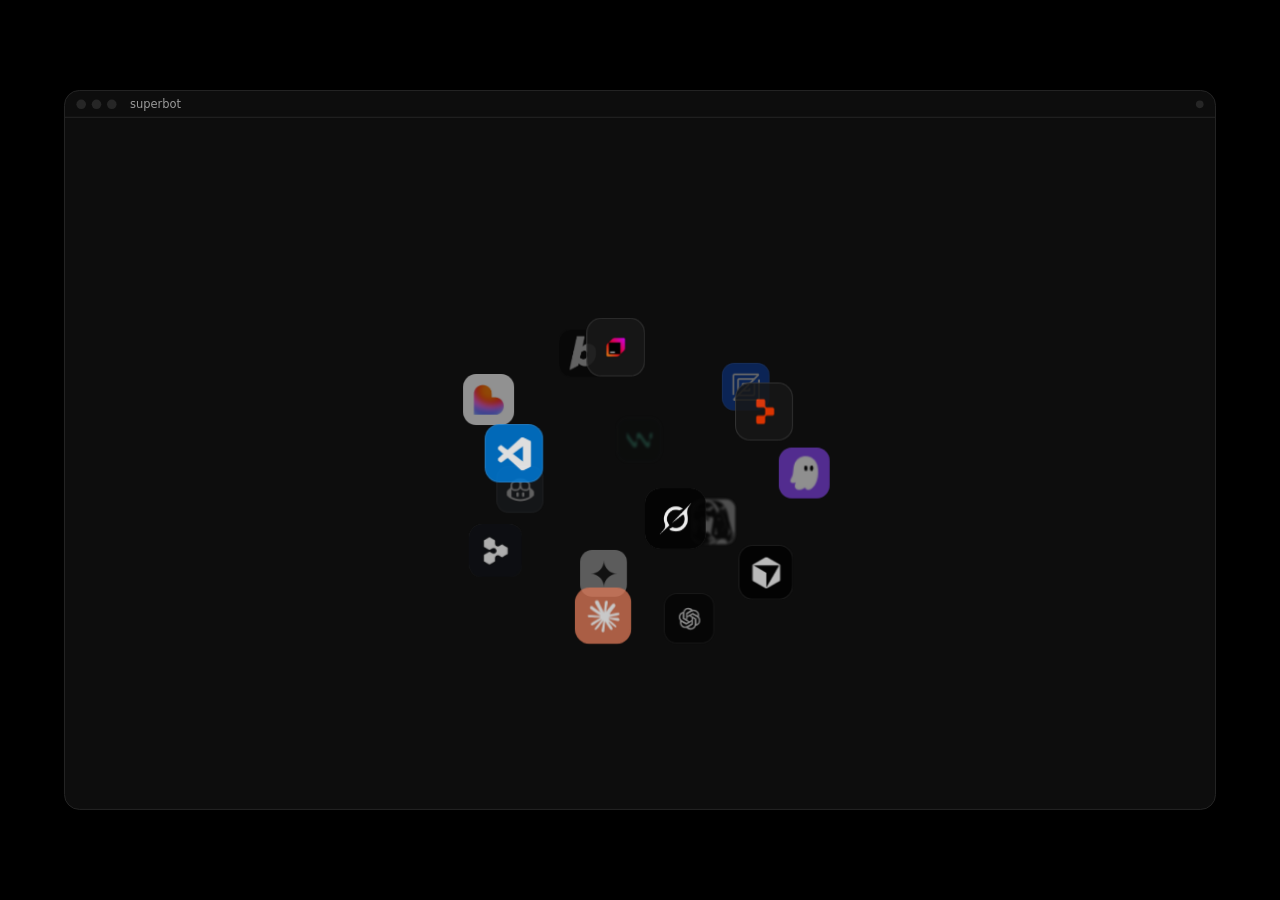
<file: animations/agent-sales-superbot-c8416897/index.html>
<!doctype html>
<html lang="en">
<head>
<meta charset="utf-8"/>
<meta name="viewport" content="width=device-width, initial-scale=1"/>
<title>in meetings all day? superbot works your sales pipeline · ad spot</title>
<link rel="icon" href="assets/mark-clean.svg" type="image/svg+xml"/>
<meta name="description" content="The superbot.gg hero boots 1:1, a title card, a sales rep asks superbot to help with sales, superbot reads the pipeline, wires into HubSpot, Gmail, Google Calendar and Slack, then works the deal board while the rep is in meetings: intro emails, demos booked, a proposal out, a deal closed won. ~46s loop, 1920x1080."/>
<link rel="preconnect" href="https://fonts.googleapis.com"/>
<link rel="stylesheet" href="https://fonts.googleapis.com/css2?family=Roboto:wght@400;500;700&display=swap"/>
<!-- the stage box: the site's own stylesheet, verbatim (site/site/assets/hub-boot-3.css) -->
<link rel="stylesheet" href="assets/hub-boot-3.css"/>
<style>
/* ---------- tokens: the site's own ladder (site/site/assets/site.css :root), verbatim ---------- */
:root {
  color-scheme: dark;
  --bg: #000000; --card: #0d0d0d; --raised: #181818; --line: #262626;
  --fg: #ececec; --secondary: #cfcfcf; --muted: #9a9a9a;
  --accent: #2b6bff; --accent-ink: #ffffff;
  --danger: #c96f6f; --danger-line: #5c3030; --warn: #d9b86b;
  --storm-0: #00e5c3; --storm-1: #2b6bff; --storm-2: #6a1fd8; --storm-3: #c026d3; --storm-4: #ff3d9a;
  --storm-gradient: linear-gradient(135deg, var(--storm-0) 0%, var(--storm-1) 25%, var(--storm-2) 50%, var(--storm-3) 75%, var(--storm-4) 100%);
  --storm-gradient-x: linear-gradient(90deg, var(--storm-0) 0%, var(--storm-1) 25%, var(--storm-2) 50%, var(--storm-3) 75%, var(--storm-4) 100%);
  --storm-action: linear-gradient(135deg, var(--storm-1) 0%, var(--storm-2) 55%, var(--storm-3) 100%);
  --storm: var(--storm-gradient);
  --storm-x: linear-gradient(90deg, var(--storm-1) 0%, var(--storm-2) 45%, var(--storm-3) 75%, var(--storm-4) 100%);
  /* the title cards' word: purple, blue, pink (owner's order) */
  --wsp: linear-gradient(90deg, #6a1fd8 0%, #2b6bff 42%, #c026d3 72%, #ff3d9a 100%);
  --tile-bg: #000000;
  --font-ui: "SF Pro Rounded", "SF Pro Display", -apple-system, system-ui, "Segoe UI", sans-serif;
  --font-mono: ui-monospace, "SF Mono", SFMono-Regular, Menlo, Consolas, "Liberation Mono", monospace;
  --ui: var(--font-ui); --mono: var(--font-mono);
  --r-control: 8px; --r-surface: 16px; --r-pill: 9999px; --r-sm: 8px; --r-md: 8px; --r-lg: 16px; --r-xl: 16px;
  --sp-1: 4px; --sp-2: 8px; --sp-3: 12px; --sp-4: 16px; --sp-5: 20px; --sp-6: 24px;
  --dur-1: 100ms; --dur-2: 150ms; --dur-3: 200ms; --dur-4: 300ms; --dur-5: 500ms;
  --ease-out: cubic-bezier(0.16, 1, 0.3, 1); --ease-std: cubic-bezier(0.2, 0, 0, 1); --ease-in: cubic-bezier(0.4, 0, 1, 1);
  --stage: #0d0d0d; --window: #0d0d0d; /* hero-6.css: the stage ground and the window ground */
}
* { box-sizing: border-box; }
html, body { margin: 0; height: 100%; background: #000; overflow: hidden; }
body { font-family: var(--ui); color: var(--fg); -webkit-font-smoothing: antialiased; }

/* ---------- the 1920x1080 frame, scaled to the viewport ---------- */
#frame { position: absolute; left: 50%; top: 50%; width: 1920px; height: 1080px; transform-origin: 50% 50%; background: #000; overflow: hidden; }
.scene { position: absolute; inset: 0; opacity: 0; visibility: hidden; }
.scene.on { visibility: visible; }
#dip { position: absolute; inset: 0; background: #000; opacity: 0; pointer-events: none; z-index: 50; }

/* ---------- scene 1: the site's hero box, 1:1 ----------
   The live stage measures 1205x753 at a 1920 viewport (hero-6.css --hero-stage-w,
   16/10); it is drawn at that size and scaled 1.434x to 1728x1080, centered, so
   every beat of sphere-intro plays at S=1 exactly as on the page. */
#site { background: #000; }
#site-in { position: absolute; left: 96px; top: 0; width: 1205px; height: 753.125px; transform: scale(1.43402); transform-origin: 0 0; }
#site-in .stage { width: 1205px; height: 753.125px; }
.hub .inner.rail { opacity: 0; }
/* the story's own conversation (the site's two story lines are not used) */
.msg { will-change: opacity, transform; }
.composer .ph.typing { color: var(--fg); }
.composer .ph .caret { display: inline-block; width: 1px; height: 11px; background: var(--fg); vertical-align: -2px; margin-left: 1px; }
.composer .send { transform-origin: 50% 50%; }
.m-text .ch { opacity: 0; }

/* ---------- scenes 2 + 5: the cards (gpt-refusal-superbot-824cef28 #card, verbatim) ---------- */
.card-scene { display: grid; place-items: center; background: #000; }
.card-scene .line { position: absolute; left: 0; right: 0; top: 50%; transform: translateY(-50%); text-align: center; font-size: 132px; font-weight: 800; letter-spacing: -.035em; line-height: 1.04; color: #fff; }
.card-scene .grad { background: var(--wsp); -webkit-background-clip: text; background-clip: text; color: transparent; }

/* ---------- scene 6: the end card (gpt-refusal-superbot-824cef28 #end, verbatim) ---------- */
#end { display: grid; place-items: center; background: #000; }
#end .lock { display: flex; align-items: center; gap: 44px; }
#end svg.face { width: 220px; height: 220px; overflow: visible; }
#end .words { overflow: hidden; }
#end .words h1 { margin: 0; font-size: 128px; font-weight: 800; letter-spacing: -.03em; line-height: 1; color: #fff; }
#end .words p { margin: 12px 0 0 6px; font-size: 34px; color: var(--muted); font-weight: 500; }

@media (prefers-reduced-motion: reduce) {
  .scene { opacity: 0 !important; visibility: hidden !important; }
  #end { opacity: 1 !important; visibility: visible !important; }
  #end .lock > * { transform: none !important; opacity: 1 !important; }
}
/* ---------- the hub's story cards: the pipeline read and the wiring, on the app's own .card ---------- */
.m-main .card { margin-top: 3px; max-width: 340px; padding: 7px 9px; gap: 4px; }
.card .c-head { display: flex; align-items: center; gap: 6px; font-weight: 700; color: var(--fg); }
.card .c-head small { margin-left: auto; font: 500 .91em/12px var(--font-mono); color: var(--muted); }
.pc-row { display: grid; grid-template-columns: 96px minmax(0, 1fr) 54px; align-items: center; gap: 8px; height: 17px; }
.pc-row .n { color: var(--secondary); white-space: nowrap; overflow: hidden; text-overflow: ellipsis; }
.pc-row .bar { height: 5px; border-radius: 3px; background: var(--raised); overflow: hidden; }
.pc-row .bar i { display: block; height: 100%; width: 0; border-radius: 3px; background: var(--storm-x); }
.pc-row .v { text-align: right; font: 500 .91em/12px var(--font-mono); color: var(--muted); font-variant-numeric: tabular-nums; white-space: nowrap; }
.pc-row .v.on { color: var(--fg); }
.pc-foot { display: flex; align-items: center; gap: 6px; color: var(--muted); }
.pc-foot .ok { color: var(--ok); }
.wc-row { display: grid; grid-template-columns: 16px minmax(0, 1fr) auto 68px; align-items: center; gap: 8px; height: 19px; }
.wc-ic { width: 16px; height: 16px; border-radius: 4px; display: grid; place-items: center; font: 700 8px/16px var(--ui); color: #fff; flex: none; }
.wc-row .n { color: var(--fg); white-space: nowrap; overflow: hidden; text-overflow: ellipsis; } .wc-row .n small { color: var(--muted); margin-left: 4px; font-size: .91em; }
.wc-row code { justify-self: start; font: .85em/14px var(--font-mono); color: var(--muted); padding: 0 5px; border-radius: 3px; background: var(--raised); border: 1px solid var(--line); white-space: nowrap; }
.wc-row .st { text-align: right; font-size: .82em; color: var(--muted); white-space: nowrap; font-variant-numeric: tabular-nums; }
.wc-row .st.ok { color: var(--ok); }
.wc-row .st .d { display: inline-block; width: 3px; height: 3px; border-radius: 50%; background: var(--muted); margin-left: 2px; }

/* ---------- scene 4: the CRM pipeline board ---------- */
#crm { background: #f4f6f8; font-family: "Inter", "SF Pro Text", -apple-system, system-ui, "Segoe UI", sans-serif; color: #111827; -webkit-font-smoothing: antialiased; }
#crm svg { width: 20px; height: 20px; fill: none; stroke: currentColor; stroke-width: 2; stroke-linecap: round; stroke-linejoin: round; flex: none; }
.df-top { position: absolute; left: 0; right: 0; top: 0; height: 64px; background: #fff; border-bottom: 1px solid #e5e7eb; display: flex; align-items: center; padding: 0 24px; gap: 12px; z-index: 3; }
.df-logo { width: 34px; height: 34px; border-radius: 10px; background: #0d9488; color: #fff; display: grid; place-items: center; }
.df-top b.brand { font-size: 18px; font-weight: 700; letter-spacing: -.01em; margin-right: 18px; }
.df-tabs { display: flex; gap: 4px; }
.df-tabs span { height: 36px; padding: 0 14px; border-radius: 10px; font-size: 14px; font-weight: 500; color: #4b5563; display: flex; align-items: center; }
.df-tabs span.on { background: #f0fdfa; color: #0f766e; font-weight: 600; }
.df-top .sp { flex: 1; }
.df-stat { display: flex; flex-direction: column; align-items: flex-end; padding: 0 18px; border-left: 1px solid #e5e7eb; line-height: 1.1; }
.df-stat small { font-size: 11px; font-weight: 600; letter-spacing: .06em; text-transform: uppercase; color: #6b7280; }
.df-stat b { font-size: 18px; font-weight: 700; font-variant-numeric: tabular-nums; letter-spacing: -.01em; margin-top: 3px; }
.df-stat b.won { color: #047857; }
.df-me { width: 36px; height: 36px; border-radius: 50%; background: #111827; color: #fff; font: 600 14px/36px var(--ui); text-align: center; margin-left: 10px; }
.df-nav { position: absolute; left: 0; top: 64px; bottom: 0; width: 232px; background: #fff; border-right: 1px solid #e5e7eb; padding: 16px 12px; display: grid; align-content: start; gap: 4px; }
.df-nav .it { display: flex; align-items: center; gap: 12px; height: 40px; padding: 0 12px; border-radius: 10px; font-size: 14px; font-weight: 500; color: #4b5563; }
.df-nav .it.on { background: #f0fdfa; color: #0f766e; }
.df-nav .it em { margin-left: auto; font-style: normal; min-width: 20px; height: 20px; border-radius: 10px; background: #0d9488; color: #fff; font-size: 11px; font-weight: 700; line-height: 20px; text-align: center; padding: 0 6px; }
.df-nav .who { position: absolute; left: 12px; right: 12px; bottom: 16px; display: flex; align-items: center; gap: 10px; padding: 10px 12px; border-radius: 12px; background: #f9fafb; font-size: 13px; }
.df-nav .who i { width: 32px; height: 32px; border-radius: 50%; background: #111827; color: #fff; font: 600 13px/32px var(--ui); text-align: center; font-style: normal; }
.df-nav .who small { display: block; color: #6b7280; font-size: 12px; }
/* the board: five columns; the deal cards float over it so they can glide between columns */
.df-board { position: absolute; left: 256px; top: 88px; width: 1040px; bottom: 24px; }
.df-col { position: absolute; top: 0; bottom: 0; width: 195px; background: #eceff3; border-radius: 14px; }
.df-col .h { height: 62px; padding: 10px 12px 0; display: grid; grid-template-columns: minmax(0, 1fr) auto; align-items: center; column-gap: 8px; font-size: 13px; font-weight: 700; color: #111827; border-bottom: 1px solid #e0e4ea; }
.df-col .h span { white-space: nowrap; overflow: hidden; text-overflow: ellipsis; }
.df-col .h em { font-style: normal; min-width: 20px; height: 20px; padding: 0 6px; border-radius: 10px; background: #fff; color: #4b5563; font-size: 11px; font-weight: 700; line-height: 20px; text-align: center; }
.df-col .h b { grid-column: 1 / -1; font-size: 12px; font-weight: 600; color: #6b7280; font-variant-numeric: tabular-nums; line-height: 16px; margin-top: 2px; }
.df-col.won .h { color: #047857; } .df-col.won .h b { color: #047857; }
.deal { position: absolute; width: 179px; height: 96px; padding: 10px 12px; border-radius: 12px; background: #fff; border: 1px solid #e5e7eb; box-shadow: 0 1px 2px rgba(17,24,39,.05); transform-origin: 50% 50%; will-change: transform; }
.deal .co { font-size: 14px; font-weight: 700; letter-spacing: -.01em; white-space: nowrap; overflow: hidden; text-overflow: ellipsis; }
.deal .who { display: flex; align-items: center; gap: 6px; margin-top: 5px; font-size: 12px; color: #6b7280; white-space: nowrap; overflow: hidden; }
.deal .who i { width: 18px; height: 18px; border-radius: 50%; color: #fff; font: 600 9px/18px var(--ui); text-align: center; font-style: normal; flex: none; }
.deal .foot { display: flex; align-items: center; margin-top: 8px; font-size: 13px; }
.deal .foot b { font-weight: 700; font-variant-numeric: tabular-nums; }
.deal .tag { margin-left: auto; height: 20px; padding: 0 7px; border-radius: 10px; background: #f3f4f6; color: #4b5563; font-size: 11px; font-weight: 600; line-height: 20px; white-space: nowrap; }
.deal .tag.done { background: #f0fdfa; color: #0f766e; }
.deal .tag.win { background: #ecfdf5; color: #047857; }
.deal.lift { box-shadow: 0 24px 50px rgba(17,24,39,.22), 0 0 0 2px #0d9488; z-index: 5; }
.deal.won { border-color: #a7f3d0; background: #f0fdf4; }
/* the activity feed, right */
.df-side { position: absolute; left: 1320px; top: 88px; width: 360px; bottom: 24px; }
.df-card { background: #fff; border: 1px solid #e5e7eb; border-radius: 16px; padding: 18px 20px; }
.df-card h3 { margin: 0 0 12px; font-size: 13px; font-weight: 700; letter-spacing: .06em; text-transform: uppercase; color: #6b7280; display: flex; align-items: center; gap: 8px; }
.df-card h3 img { width: 14px; height: 14px; }
.df-card h3 i { margin-left: auto; width: 8px; height: 8px; border-radius: 50%; background: #10b981; box-shadow: 0 0 8px #10b981; }
.act { display: grid; grid-template-columns: 30px minmax(0, 1fr); gap: 10px; padding: 9px 0; border-bottom: 1px solid #f3f4f6; opacity: 0; }
.act:last-child { border-bottom: 0; }
.act .ic { width: 30px; height: 30px; border-radius: 9px; display: grid; place-items: center; color: #fff; }
.act .ic svg { width: 16px; height: 16px; }
.act .ic.mail { background: #ea4335; } .act .ic.cal { background: #1a73e8; } .act .ic.doc { background: #7c3aed; } .act .ic.win { background: #059669; } .act .ic.slack { background: #4a154b; }
.act .tx { font-size: 13px; line-height: 18px; color: #111827; }
.act .tx .ch { opacity: 0; }
.act small { display: block; font-size: 11px; color: #9ca3af; margin-top: 2px; }
/* the summary toast, top centre */
#df-toast { position: absolute; left: 50%; top: 92px; width: 640px; margin-left: -320px; padding: 16px 18px; border-radius: 16px; background: #111827; color: #fff; display: flex; align-items: center; gap: 14px; box-shadow: 0 20px 50px rgba(17,24,39,.35); opacity: 0; z-index: 10; }
#df-toast .sl { width: 44px; height: 44px; border-radius: 12px; background: #4a154b; display: grid; place-items: center; }
#df-toast .t b { display: block; font-size: 16px; }
#df-toast .t span { font-size: 13px; color: #9ca3af; }
/* superbot on the board, bottom-right: the storm-stroke card */
#agent { position: absolute; right: 44px; bottom: 44px; width: 380px; padding: 18px 20px 16px; border-radius: 22px; border: 3px solid transparent; background: linear-gradient(#000, #000) padding-box, var(--storm) border-box; box-shadow: 0 30px 70px rgba(0,0,0,.35), 0 0 40px rgba(106,31,216,.25); opacity: 0; transform-origin: 100% 100%; z-index: 20; font-family: var(--ui); color: #fff; }
#agent .p-head { display: flex; align-items: center; gap: 12px; font-size: 26px; font-weight: 800; letter-spacing: -.02em; }
#agent .p-head img { width: 32px; height: 32px; }
#agent .p-line { margin-top: 10px; display: flex; align-items: center; gap: 10px; font-size: 18px; font-weight: 600; color: var(--secondary); }
#agent .p-line i { width: 10px; height: 10px; border-radius: 50%; background: #34d399; box-shadow: 0 0 10px #34d399; }
#agent .p-line b { color: #fff; font-variant-numeric: tabular-nums; margin-left: auto; }
</style>
</head>
<body>
<svg width="0" height="0" style="position:absolute" aria-hidden="true" focusable="false">
  <defs>
    <!-- the brand face: mark-clean.svg's mask geometry (site/site/assets/brand) -->
    <mask id="face" maskUnits="userSpaceOnUse" x="-30" y="-30" width="160" height="160">
      <g fill="#fff"><rect x="14" y="32" width="72" height="54" rx="15"/><path d="M14 46V28Q14 20 21 21Q28 24 36 32Z"/><path d="M86 46V28Q86 20 79 21Q72 24 64 32Z"/></g>
      <g fill="#000"><ellipse cx="35" cy="58" rx="8" ry="11"/><ellipse cx="65" cy="58" rx="8" ry="11"/></g>
    </mask>
    <!-- the site's icon registry (site/index.html #sb-ic-*), verbatim: the rail and the sphere draw from it -->
    <symbol id="sb-ic-claude" viewBox="0 0 24 24" fill="currentColor"><path d="m4.7144 15.9555 4.7174-2.6471.079-.2307-.079-.1275h-.2307l-.7893-.0486-2.6956-.0729-2.3375-.0971-2.2646-.1214-.5707-.1215-.5343-.7042.0546-.3522.4797-.3218.686.0608 1.5179.1032 2.2767.1578 1.6514.0972 2.4468.255h.3886l.0546-.1579-.1336-.0971-.1032-.0972L6.973 9.8356l-2.55-1.6879-1.3356-.9714-.7225-.4918-.3643-.4614-.1578-1.0078.6557-.7225.8803.0607.2246.0607.8925.686 1.9064 1.4754 2.4893 1.8336.3643.3035.1457-.1032.0182-.0728-.164-.2733-1.3539-2.4467-1.445-2.4893-.6435-1.032-.17-.6194c-.0607-.255-.1032-.4674-.1032-.7285L6.287.1335 6.6997 0l.9957.1336.419.3642.6192 1.4147 1.0018 2.2282 1.5543 3.0296.4553.8985.2429.8318.091.255h.1579v-.1457l.1275-1.706.2368-2.0947.2307-2.6957.0789-.7589.3764-.9107.7468-.4918.5828.2793.4797.686-.0668.4433-.2853 1.8517-.5586 2.9021-.3643 1.9429h.2125l.2429-.2429.9835-1.3053 1.6514-2.0643.7286-.8196.85-.9046.5464-.4311h1.0321l.759 1.1293-.34 1.1657-1.0625 1.3478-.8804 1.1414-1.2628 1.7-.7893 1.36.0729.1093.1882-.0183 2.8535-.607 1.5421-.2794 1.8396-.3157.8318.3886.091.3946-.3278.8075-1.967.4857-2.3072.4614-3.4364.8136-.0425.0304.0486.0607 1.5482.1457.6618.0364h1.621l3.0175.2247.7892.522.4736.6376-.079.4857-1.2142.6193-1.6393-.3886-3.825-.9107-1.3113-.3279h-.1822v.1093l1.0929 1.0686 2.0035 1.8092 2.5075 2.3314.1275.5768-.3218.4554-.34-.0486-2.2039-1.6575-.85-.7468-1.9246-1.621h-.1275v.17l.4432.6496 2.3436 3.5214.1214 1.0807-.17.3521-.6071.2125-.6679-.1214-1.3721-1.9246L14.38 17.959l-1.1414-1.9428-.1397.079-.674 7.2552-.3156.3703-.7286.2793-.6071-.4614-.3218-.7468.3218-1.4753.3886-1.9246.3157-1.53.2853-1.9004.17-.6314-.0121-.0425-.1397.0182-1.4328 1.9672-2.1796 2.9446-1.7243 1.8456-.4128.164-.7164-.3704.0667-.6618.4008-.5889 2.386-3.0357 1.4389-1.882.929-1.0868-.0062-.1579h-.0546l-6.3385 4.1164-1.1293.1457-.4857-.4554.0608-.7467.2307-.2429 1.9064-1.3114Z"/></symbol>
    <symbol id="sb-ic-cursor" viewBox="0 0 24 24" fill="currentColor"><path d="M11.503.131 1.891 5.678a.84.84 0 0 0-.42.726v11.188c0 .3.162.575.42.724l9.609 5.55a1 1 0 0 0 .998 0l9.61-5.55a.84.84 0 0 0 .42-.724V6.404a.84.84 0 0 0-.42-.726L12.497.131a1.01 1.01 0 0 0-.996 0M2.657 6.338h18.55c.263 0 .43.287.297.515L12.23 22.918c-.062.107-.229.064-.229-.06V12.335a.59.59 0 0 0-.295-.51l-9.11-5.257c-.109-.063-.064-.23.061-.23"/></symbol>
    <symbol id="sb-ic-vscode" viewBox="0 0 100 100" fill="currentColor"><path fill-rule="evenodd" clip-rule="evenodd" d="M70.9119 99.3171C72.4869 99.9307 74.2828 99.8914 75.8725 99.1264L96.4608 89.2197C98.6242 88.1787 100 85.9892 100 83.5872V16.4133C100 14.0113 98.6243 11.8218 96.4609 10.7808L75.8725 0.873756C73.7862 -0.130129 71.3446 0.11576 69.5135 1.44695C69.252 1.63711 69.0028 1.84943 68.769 2.08341L29.3551 38.0415L12.1872 25.0096C10.589 23.7965 8.35363 23.8959 6.86933 25.2461L1.36303 30.2549C-0.452552 31.9064 -0.454633 34.7627 1.35853 36.417L16.2471 50.0001L1.35853 63.5832C-0.454633 65.2374 -0.452552 68.0938 1.36303 69.7453L6.86933 74.7541C8.35363 76.1043 10.589 76.2037 12.1872 74.9905L29.3551 61.9587L68.769 97.9167C69.3925 98.5406 70.1246 99.0104 70.9119 99.3171ZM75.0152 27.2989L45.1091 50.0001L75.0152 72.7012V27.2989Z"/></symbol>
    <symbol id="sb-ic-openai" viewBox="0 0 2406 2406" fill="currentColor"><path id="sb-oai-petal" d="M1107.3 299.1c-197.999 0-373.9 127.3-435.2 315.3L650 743.5v427.9c0 21.4 11 40.4 29.4 51.4l344.5 198.515V833.3h.1v-27.9L1372.7 604c33.715-19.52 70.44-32.857 108.47-39.828L1447.6 450.3C1361 353.5 1237.1 298.5 1107.3 299.1zm0 117.5-.6.6c79.699 0 156.3 27.5 217.6 78.4-2.5 1.2-7.4 4.3-11 6.1L952.8 709.3c-18.4 10.4-29.4 30-29.4 51.4V1248l-155.1-89.4V755.8c-.1-187.099 151.601-338.9 339-339.2z"/><use href="#sb-oai-petal" transform="rotate(60 1203 1203)"/><use href="#sb-oai-petal" transform="rotate(120 1203 1203)"/><use href="#sb-oai-petal" transform="rotate(180 1203 1203)"/><use href="#sb-oai-petal" transform="rotate(240 1203 1203)"/><use href="#sb-oai-petal" transform="rotate(300 1203 1203)"/></symbol>
    <symbol id="sb-ic-gemini" viewBox="0 0 24 24" fill="currentColor"><path d="M11.04 19.32Q12 21.51 12 24q0-2.49.93-4.68.96-2.19 2.58-3.81t3.81-2.55Q21.51 12 24 12q-2.49 0-4.68-.93a12.3 12.3 0 0 1-3.81-2.58 12.3 12.3 0 0 1-2.58-3.81Q12 2.49 12 0q0 2.49-.96 4.68-.93 2.19-2.55 3.81a12.3 12.3 0 0 1-3.81 2.58Q2.49 12 0 12q2.49 0 4.68.96 2.19.93 3.81 2.55t2.55 3.81"/></symbol>
    <symbol id="sb-ic-zed" viewBox="0 0 24 24" fill="currentColor"><path d="M2.25 1.5a.75.75 0 0 0-.75.75v16.5H0V2.25A2.25 2.25 0 0 1 2.25 0h20.095c1.002 0 1.504 1.212.795 1.92L10.764 14.298h3.486V12.75h1.5v1.922a1.125 1.125 0 0 1-1.125 1.125H9.264l-2.578 2.578h11.689V9h1.5v9.375a1.5 1.5 0 0 1-1.5 1.5H5.185L2.562 22.5H21.75a.75.75 0 0 0 .75-.75V5.25H24v16.5A2.25 2.25 0 0 1 21.75 24H1.655C.653 24 .151 22.788.86 22.08L13.19 9.75H9.75v1.5h-1.5V9.375A1.125 1.125 0 0 1 9.375 8.25h5.314l2.625-2.625H5.625V15h-1.5V5.625a1.5 1.5 0 0 1 1.5-1.5h13.19L21.438 1.5z"/></symbol>
    <symbol id="sb-ic-windsurf" viewBox="0 0 24 24" fill="currentColor"><path d="M23.55 5.067c-1.2038-.002-2.1806.973-2.1806 2.1765v4.8676c0 .972-.8035 1.7594-1.7597 1.7594-.568 0-1.1352-.286-1.4718-.7659l-4.9713-7.1003c-.4125-.5896-1.0837-.941-1.8103-.941-1.1334 0-2.1533.9635-2.1533 2.153v4.8957c0 .972-.7969 1.7594-1.7596 1.7594-.57 0-1.1363-.286-1.4728-.7658L.4076 5.1598C.2822 4.9798 0 5.0688 0 5.2882v4.2452c0 .2147.0656.4228.1884.599l5.4748 7.8183c.3234.462.8006.8052 1.3509.9298 1.3771.313 2.6446-.747 2.6446-2.0977v-4.893c0-.972.7875-1.7593 1.7596-1.7593h.003a1.798 1.798 0 0 1 1.4718.7658l4.9723 7.0994c.4135.5905 1.05.941 1.8093.941 1.1587 0 2.1515-.9645 2.1515-2.153v-4.8948c0-.972.7875-1.7594 1.7596-1.7594h.194a.22.22 0 0 0 .2204-.2202v-4.622a.22.22 0 0 0-.2203-.2203Z"/></symbol>
    <symbol id="sb-ic-copilot" viewBox="0 0 24 24" fill="currentColor"><path d="M23.922 16.997C23.061 18.492 18.063 22.02 12 22.02 5.937 22.02.939 18.492.078 16.997A.641.641 0 0 1 0 16.741v-2.869a.883.883 0 0 1 .053-.22c.372-.935 1.347-2.292 2.605-2.656.167-.429.414-1.055.644-1.517a10.098 10.098 0 0 1-.052-1.086c0-1.331.282-2.499 1.132-3.368.397-.406.89-.717 1.474-.952C7.255 2.937 9.248 1.98 11.978 1.98c2.731 0 4.767.957 6.166 2.093.584.235 1.077.546 1.474.952.85.869 1.132 2.037 1.132 3.368 0 .368-.014.733-.052 1.086.23.462.477 1.088.644 1.517 1.258.364 2.233 1.721 2.605 2.656a.841.841 0 0 1 .053.22v2.869a.641.641 0 0 1-.078.256Zm-11.75-5.992h-.344a4.359 4.359 0 0 1-.355.508c-.77.947-1.918 1.492-3.508 1.492-1.725 0-2.989-.359-3.782-1.259a2.137 2.137 0 0 1-.085-.104L4 11.746v6.585c1.435.779 4.514 2.179 8 2.179 3.486 0 6.565-1.4 8-2.179v-6.585l-.098-.104s-.033.045-.085.104c-.793.9-2.057 1.259-3.782 1.259-1.59 0-2.738-.545-3.508-1.492a4.359 4.359 0 0 1-.355-.508Zm2.328 3.25c.549 0 1 .451 1 1v2c0 .549-.451 1-1 1-.549 0-1-.451-1-1v-2c0-.549.451-1 1-1Zm-5 0c.549 0 1 .451 1 1v2c0 .549-.451 1-1 1-.549 0-1-.451-1-1v-2c0-.549.451-1 1-1Zm3.313-6.185c.136 1.057.403 1.913.878 2.497.442.544 1.134.938 2.344.938 1.573 0 2.292-.337 2.657-.751.384-.435.558-1.15.558-2.361 0-1.14-.243-1.847-.705-2.319-.477-.488-1.319-.862-2.824-1.025-1.487-.161-2.192.138-2.533.529-.269.307-.437.808-.438 1.578v.021c0 .265.021.562.063.893Zm-1.626 0c.042-.331.063-.628.063-.894v-.02c-.001-.77-.169-1.271-.438-1.578-.341-.391-1.046-.69-2.533-.529-1.505.163-2.347.537-2.824 1.025-.462.472-.705 1.179-.705 2.319 0 1.211.175 1.926.558 2.361.365.414 1.084.751 2.657.751 1.21 0 1.902-.394 2.344-.938.475-.584.742-1.44.878-2.497Z"/></symbol>
    <!-- Material icons, for the Gmail scene -->
    <!-- the Gmail M -->
  </defs>
</svg>

<div id="frame">

  <!-- ============ scene 1: the site's hero box (site/index.html #stage), 1:1 ============ -->
  <section class="scene on" id="site" aria-label="superbot boots">
    <div id="site-in">
      <div class="stage" id="stage" role="figure" aria-label="superbot's apps spin up, merge into the mark, the rail drops from it and the frontend extends">
        <div class="stage-bar"><i></i><i></i><i></i><span>superbot</span><em class="led" id="led"></em></div>
        <div class="body">
          <div class="margin" id="margin" aria-hidden="true"></div>
          <div class="arena" id="arena">
            <!-- the hub: the real app's layout (rail, chats, chat lane), from site/index.html -->
            <div class="hub" id="hub" aria-hidden="true">
              <nav class="rail inner">
                <span class="rail-item sb sel"><img src="assets/tile.svg" alt="" width="44" height="44"/></span>
                <span class="rail-div"></span>
                <span class="rail-item" data-app="openai"><svg><use href="#sb-ic-openai"/></svg><i class="dot"></i></span>
                <span class="rail-item" data-app="claude"><svg><use href="#sb-ic-claude"/></svg><i class="dot bad"></i></span>
                <span class="rail-item" data-app="gemini"><svg><use href="#sb-ic-gemini"/></svg><i class="dot"></i></span>
                <span class="rail-item" data-app="cursor"><svg><use href="#sb-ic-cursor"/></svg><i class="dot"></i></span>
                <span class="rail-item bleed" data-app="devin"><img src="assets/devin.png" alt="" width="44" height="44"/><i class="dot"></i></span>
                <span class="rail-item bleed" data-app="hermes"><img src="assets/hermes.png" alt="" width="44" height="44"/><i class="dot"></i></span>
                <span class="rail-item bleed" data-app="grok"><img src="assets/grok.png" alt="" width="44" height="44"/><i class="dot"></i></span>
                <span class="rail-item" data-app="copilot"><svg><use href="#sb-ic-copilot"/></svg><i class="dot"></i></span>
                <span class="rail-div"></span>
                <span class="rail-item folder">
                  <svg viewBox="0 0 24 24" fill="none" stroke="currentColor" stroke-width="2.4" stroke-linecap="round" stroke-linejoin="round"><path d="M12 22v5"/><path d="M9 8V2"/><path d="M15 8V2"/><path d="M18 8v5a4 4 0 0 1-4 4h-4a4 4 0 0 1-4-4V8Z"/></svg>
                  <svg viewBox="0 0 24 24" fill="none" stroke="currentColor" stroke-width="2.4" stroke-linecap="round" stroke-linejoin="round"><path d="M2.586 17.414A2 2 0 0 0 2 18.828V21a1 1 0 0 0 1 1h3a1 1 0 0 0 1-1v-1a1 1 0 0 1 1-1h1a1 1 0 0 0 1-1v-1a1 1 0 0 1 1-1h.172a2 2 0 0 0 1.414-.586l.814-.814a6.5 6.5 0 1 0-4-4z"/><circle cx="16.5" cy="7.5" r=".5" fill="currentColor"/></svg>
                  <svg viewBox="0 0 24 24" fill="none" stroke="currentColor" stroke-width="2.4" stroke-linecap="round" stroke-linejoin="round"><path d="M20 20a2 2 0 0 0 2-2V8a2 2 0 0 0-2-2h-7.9a2 2 0 0 1-1.69-.9L9.6 3.9A2 2 0 0 0 7.93 3H4a2 2 0 0 0-2 2v13a2 2 0 0 0 2 2Z"/></svg>
                  <svg viewBox="0 0 24 24" fill="none" stroke="currentColor" stroke-width="2.4" stroke-linecap="round" stroke-linejoin="round"><path d="M9.937 15.5A2 2 0 0 0 8.5 14.063l-6.135-1.582a.5.5 0 0 1 0-.962L8.5 9.936A2 2 0 0 0 9.937 8.5l1.582-6.135a.5.5 0 0 1 .963 0L14.063 8.5A2 2 0 0 0 15.5 9.937l6.135 1.581a.5.5 0 0 1 0 .964L15.5 14.063a2 2 0 0 0-1.437 1.437l-1.582 6.135a.5.5 0 0 1-.963 0z"/></svg>
                  <i class="dot"></i>
                </span>
                <span class="rail-item add">+</span>
              </nav>
              <div class="chats inner">
                <div class="side-head"><img src="assets/mark-clean.svg" alt="" width="14" height="14"/><b>superbot.gg</b><i class="side-ic ic-btn"><svg viewBox="0 0 24 24" fill="none" stroke="currentColor" stroke-width="2" stroke-linecap="round" stroke-linejoin="round"><circle cx="11" cy="11" r="7"/><path d="m21 21-4-4"/></svg></i><i class="side-ic"><svg viewBox="0 0 24 24" fill="none" stroke="currentColor" stroke-width="2" stroke-linecap="round" stroke-linejoin="round"><rect x="3" y="3" width="18" height="18" rx="2"/><path d="M9 3v18"/></svg></i></div>
                <span class="row new"><svg viewBox="0 0 24 24" fill="none" stroke="currentColor" stroke-linecap="round" stroke-linejoin="round"><path d="M12 5H7a2 2 0 0 0-2 2v10a2 2 0 0 0 2 2h10a2 2 0 0 0 2-2v-5"/><path d="M18.5 2.5a2.12 2.12 0 0 1 3 3L13 14l-4 1 1-4Z"/></svg>New chat</span>
                <span class="row"><svg viewBox="0 0 24 24" fill="none" stroke="currentColor" stroke-linecap="round" stroke-linejoin="round"><path d="m12 2 9 5-9 5-9-5 9-5Z"/><path d="m3 12 9 5 9-5"/><path d="m3 17 9 5 9-5"/></svg>Manage Context</span>
                <span class="row"><svg viewBox="0 0 24 24" fill="none" stroke="currentColor" stroke-linecap="round" stroke-linejoin="round"><circle cx="12" cy="12" r="9"/><path d="M12 6.5v11"/><path d="M14.6 9.4c-.9-1.3-5.8-1.4-5.8.9 0 2.5 6.2 1.4 6.2 3.8 0 2.3-5.2 2.1-6.4.7"/></svg>View Savings</span>
                <span class="row"><svg viewBox="0 0 24 24" fill="none" stroke="currentColor" stroke-linecap="round" stroke-linejoin="round"><path d="M3 3v18h18"/><path d="M8 17v-6"/><path d="M13 17V7"/><path d="M18 17v-3"/></svg>View Usage</span>
                <span class="row"><svg viewBox="0 0 24 24" fill="none" stroke="currentColor" stroke-linecap="round" stroke-linejoin="round"><path d="m3 6 2 2 4-4"/><path d="m3 14 2 2 4-4"/><path d="M13 6h8"/><path d="M13 16h8"/></svg>Setup<i class="cnt">3</i></span>
                <div class="cap-row"><span class="cap"><svg viewBox="0 0 24 24" fill="none" stroke="currentColor" stroke-width="2.4" stroke-linecap="round" stroke-linejoin="round"><path d="m6 9 6 6 6-6"/></svg>Recents</span><span class="cnt-r">1</span></div>
                <div class="today">Today</div>
                <span class="row chat on"><i class="sp"><svg viewBox="0 0 24 24" fill="none" stroke="currentColor" stroke-width="2" stroke-linecap="round" stroke-linejoin="round"><path d="M21 11.5a8.38 8.38 0 0 1-.9 3.8 8.5 8.5 0 0 1-7.6 4.7 8.38 8.38 0 0 1-3.8-.9L3 21l1.9-5.7a8.38 8.38 0 0 1-.9-3.8 8.5 8.5 0 0 1 4.7-7.6 8.38 8.38 0 0 1 3.8-.9h.5a8.48 8.48 0 0 1 8 8v.5Z"/></svg></i><span class="t">which rate limiter…</span><em>12m</em></span>
                <span class="row chat"><i class="sp"><svg viewBox="0 0 24 24" fill="none" stroke="currentColor" stroke-width="2" stroke-linecap="round" stroke-linejoin="round"><path d="M21 11.5a8.38 8.38 0 0 1-.9 3.8 8.5 8.5 0 0 1-7.6 4.7 8.38 8.38 0 0 1-3.8-.9L3 21l1.9-5.7a8.38 8.38 0 0 1-.9-3.8 8.5 8.5 0 0 1 4.7-7.6 8.38 8.38 0 0 1 3.8-.9h.5a8.48 8.48 0 0 1 8 8v.5Z"/></svg></i><span class="t">rank the import pa…</span><em>3h</em></span>
                <span class="row chat"><i class="sp"><svg viewBox="0 0 24 24" fill="none" stroke="currentColor" stroke-width="2" stroke-linecap="round" stroke-linejoin="round"><path d="M21 11.5a8.38 8.38 0 0 1-.9 3.8 8.5 8.5 0 0 1-7.6 4.7 8.38 8.38 0 0 1-3.8-.9L3 21l1.9-5.7a8.38 8.38 0 0 1-.9-3.8 8.5 8.5 0 0 1 4.7-7.6 8.38 8.38 0 0 1 3.8-.9h.5a8.48 8.48 0 0 1 8 8v.5Z"/></svg></i><span class="t">trello card test</span><em>1d</em></span>
                <span class="row chat"><i class="sp"><svg viewBox="0 0 24 24" fill="none" stroke="currentColor" stroke-width="2" stroke-linecap="round" stroke-linejoin="round"><path d="M21 11.5a8.38 8.38 0 0 1-.9 3.8 8.5 8.5 0 0 1-7.6 4.7 8.38 8.38 0 0 1-3.8-.9L3 21l1.9-5.7a8.38 8.38 0 0 1-.9-3.8 8.5 8.5 0 0 1 4.7-7.6 8.38 8.38 0 0 1 3.8-.9h.5a8.48 8.48 0 0 1 8 8v.5Z"/></svg></i><span class="t">dedupe the always…</span><em>3d</em></span>
                <span class="row chat"><i class="sp"><svg viewBox="0 0 24 24" fill="none" stroke="currentColor" stroke-width="2" stroke-linecap="round" stroke-linejoin="round"><path d="M21 11.5a8.38 8.38 0 0 1-.9 3.8 8.5 8.5 0 0 1-7.6 4.7 8.38 8.38 0 0 1-3.8-.9L3 21l1.9-5.7a8.38 8.38 0 0 1-.9-3.8 8.5 8.5 0 0 1 4.7-7.6 8.38 8.38 0 0 1 3.8-.9h.5a8.48 8.48 0 0 1 8 8v.5Z"/></svg></i><span class="t">macapp notarizati…</span><em>1w</em></span>
                <div class="ctx-mini" aria-hidden="true"><div class="cx-in">
                  <div class="cx"><span>this week</span><b>$5.15</b></div>
                  <div class="bar"><i style="--p:82%"></i></div>
                  <div class="cx"><span>context</span><b>361k</b></div>
                </div></div>
                <div class="user"><span class="avatar" style="--c:var(--raised)">D<i class="dot ok"></i></span><span class="u-tx"><b>hi@superbot.gg</b><small>no balance yet</small></span><svg class="u-gear" viewBox="0 0 24 24" fill="none" stroke="currentColor" stroke-width="2" stroke-linecap="round" stroke-linejoin="round"><path d="M12.22 2h-.44a2 2 0 0 0-2 2v.18a2 2 0 0 1-1 1.73l-.43.25a2 2 0 0 1-2 0l-.15-.08a2 2 0 0 0-2.73.73l-.22.38a2 2 0 0 0 .73 2.73l.15.1a2 2 0 0 1 1 1.72v.51a2 2 0 0 1-1 1.74l-.15.09a2 2 0 0 0-.73 2.73l.22.38a2 2 0 0 0 2.73.73l.15-.08a2 2 0 0 1 2 0l.43.25a2 2 0 0 1 1 1.73V20a2 2 0 0 0 2 2h.44a2 2 0 0 0 2-2v-.18a2 2 0 0 1 1-1.73l.43-.25a2 2 0 0 1 2 0l.15.08a2 2 0 0 0 2.73-.73l.22-.39a2 2 0 0 0-.73-2.73l-.15-.08a2 2 0 0 1-1-1.74v-.5a2 2 0 0 1 1-1.74l.15-.09a2 2 0 0 0 .73-2.73l-.22-.38a2 2 0 0 0-2.73-.73l-.15.08a2 2 0 0 1-2 0l-.43-.25a2 2 0 0 1-1-1.73V4a2 2 0 0 0-2-2z"/><circle cx="12" cy="12" r="3"/></svg></div>
              </div>
              <div class="main inner">
                <div class="chat-head"><b>chat</b><span class="search">Search<kbd>⌘K</kbd></span><span class="ask"><img src="assets/mark-clean.svg" alt="" width="12" height="12"/>Ask Superbot</span><span class="ptoggle"><svg viewBox="0 0 24 24" fill="none" stroke="currentColor" stroke-width="2" stroke-linecap="round" stroke-linejoin="round"><rect x="3" y="3" width="18" height="18" rx="2"/><path d="M15 3v18"/></svg></span></div>
                <div class="feed" id="feed">
                  <div class="welcome"><span class="w-ic"><img src="assets/mark-clean.svg" alt="" width="14" height="14"/></span><span class="w-tx"><b>Welcome to #chat</b><small>This is the start of your conversation with Superbot.</small></span></div>
                  <div class="date-div">September 11, 2026</div>
                  <div class="msg" id="h-user"><span class="avatar" style="--c:#fb7185">D</span><div class="m-main"><div class="m-head"><span class="m-name">dan</span><span class="m-when">9:02 AM</span></div><div class="m-text" id="h-ask"></div></div></div>
                  <div class="msg" id="h-bot1"><span class="avatar sb"><img src="assets/mark-clean.svg" alt=""/></span><div class="m-main"><div class="m-head"><span class="m-name">superbot</span><span class="app">APP</span><span class="m-when">9:02 AM</span></div><div class="m-text" id="h-r1"></div>
                    <div class="card" id="pcard"><div class="c-head">Pipeline read<small id="pc-n">0/12 deals</small></div><div id="pc-rows"></div><div class="pc-foot" id="pc-foot">reading your CRM…</div></div>
                  </div></div>
                  <div class="msg" id="h-bot2"><span class="avatar sb"><img src="assets/mark-clean.svg" alt=""/></span><div class="m-main"><div class="m-head"><span class="m-name">superbot</span><span class="app">APP</span><span class="m-when">9:03 AM</span></div><div class="m-text" id="h-r2"></div>
                    <div class="card" id="wcard"><div class="c-head">Wiring into your system<small id="wc-n">0/4</small></div><div id="wc-rows"></div></div>
                  </div></div>
                  <div class="msg" id="h-bot3"><span class="avatar sb"><img src="assets/mark-clean.svg" alt=""/></span><div class="m-main"><div class="m-head"><span class="m-name">superbot</span><span class="app">APP</span><span class="m-when">9:03 AM</span></div><div class="m-text" id="h-r3"></div></div></div>
                  <div class="msg" id="h-user2"><span class="avatar" style="--c:#fb7185">D</span><div class="m-main"><div class="m-head"><span class="m-name">dan</span><span class="m-when">9:04 AM</span></div><div class="m-text" id="h-ask2"></div></div></div>
                </div>
                <div class="composer" aria-hidden="true"><div class="pill"><span class="plus">+</span><span class="ph" id="h-ph">How can superbot help you today?</span><span class="picker">superbot ▾</span><span class="send" id="h-send"><svg viewBox="0 0 24 24" fill="none" stroke="currentColor" stroke-width="2.4" stroke-linecap="round" stroke-linejoin="round"><path d="M4 12h15"/><path d="m13 6 6 6-6 6"/></svg></span></div></div>
              </div>
            </div>
          </div>
        </div>
      </div>
    </div>
  </section>

  <!-- ============ scene 2: the title card ============ -->
  <section class="scene card-scene" id="card1" aria-label="Your all in one agent workspace">
    <div class="line" id="card1-l">Your all in one<br/>agent <span class="grad">workspace</span></div>
  </section>

  <!-- ============ scene 4: the CRM pipeline board ============ -->
  <section class="scene" id="crm" aria-label="superbot works the sales pipeline">
    <div class="df-top"><span class="df-logo"><svg viewBox="0 0 24 24"><path d="M3 3v18h18"/><path d="M7 14l4-4 4 4 5-6"/></svg></span><b class="brand">Dealflow</b><span class="df-tabs"><span class="on">Deals</span><span>Contacts</span><span>Inbox</span><span>Reports</span></span><span class="sp"></span><span class="df-stat"><small>Open pipeline</small><b id="df-open">$217,700</b></span><span class="df-stat"><small>Won this week</small><b class="won" id="df-won">$11,000</b></span><span class="df-me">D</span></div>
    <nav class="df-nav">
      <span class="it on"><svg viewBox="0 0 24 24"><rect x="3" y="3" width="5" height="18" rx="1.5"/><rect x="9.5" y="3" width="5" height="12" rx="1.5"/><rect x="16" y="3" width="5" height="8" rx="1.5"/></svg>Pipeline</span>
      <span class="it"><svg viewBox="0 0 24 24"><path d="M16 21v-2a4 4 0 0 0-4-4H6a4 4 0 0 0-4 4v2"/><circle cx="9" cy="7" r="4"/><path d="M22 21v-2a4 4 0 0 0-3-3.87"/><path d="M16 3.13a4 4 0 0 1 0 7.75"/></svg>Leads<em id="df-ln">4</em></span>
      <span class="it"><svg viewBox="0 0 24 24"><path d="M22 12h-4l-3 9L9 3l-3 9H2"/></svg>Activities</span>
      <span class="it"><svg viewBox="0 0 24 24"><rect x="2" y="4" width="20" height="16" rx="2"/><path d="m22 7-10 6L2 7"/></svg>Email</span>
      <span class="it"><svg viewBox="0 0 24 24"><rect x="3" y="4" width="18" height="18" rx="2"/><path d="M16 2v4M8 2v4M3 10h18"/></svg>Calendar</span>
      <span class="it"><svg viewBox="0 0 24 24"><path d="M3 3v18h18"/><path d="M7 15l4-4 4 4 5-6"/></svg>Reports</span>
      <span class="who"><i>D</i><span>Dan Park<small>Account executive</small></span></span>
    </nav>
    <div class="df-board" id="df-board"></div>
    <div class="df-side"><div class="df-card"><h3><img src="assets/mark-clean.svg" alt=""/>Activity · superbot<i></i></h3><div id="df-act"></div></div></div>
    <div id="df-toast"><span class="sl"><svg viewBox="0 0 24 24" style="stroke:#fff"><path d="M14.5 10a2 2 0 1 0 0-4 2 2 0 0 0-2 2v2Zm0 0h-5m5 0v5m-5-5a2 2 0 1 0-4 0 2 2 0 0 0 2 2h2Zm0 0v5m5 0a2 2 0 1 1 0 4 2 2 0 0 1-2-2v-2Zm-5 0a2 2 0 1 1-4 0 2 2 0 0 1 2-2h2Z"/></svg></span><span class="t"><b>Pipeline update posted to #sales</b><span id="df-toast-sub">6 deals moved · 1 closed won · $18,500</span></span></div>
    <div id="agent" aria-hidden="true">
      <div class="p-head"><img src="assets/mark-clean.svg" alt=""/>superbot<span style="color:var(--muted);font-weight:600">.gg</span></div>
      <div class="p-line"><i></i>working your pipeline<b id="ag-n">0 actions</b></div>
    </div>
  </section>

  <!-- ============ scene 5: the second card ============ -->
  <section class="scene card-scene" id="card2" aria-label="With a agent made to work">
    <div class="line" id="card2-l">With a agent<br/>made to <span class="grad">work</span></div>
  </section>

  <!-- ============ scene 6: the end card ============ -->
  <section class="scene" id="end" aria-label="superbot.gg">
    <div class="lock">
      <svg class="face" id="end-face" viewBox="0 0 100 100" aria-hidden="true"><rect class="ga" x="-30" y="-30" width="160" height="160" fill="#00e5c3" mask="url(#face)" transform="translate(-1.2 -1.2)"/><rect class="gb" x="-30" y="-30" width="160" height="160" fill="#c026d3" mask="url(#face)" transform="translate(1.2 1.2)"/><rect x="-30" y="-30" width="160" height="160" fill="#fff" mask="url(#face)"/></svg>
      <div class="words" id="end-words"><div id="end-slide"><h1>superbot.gg</h1><p>the agent to manage your agents.</p></div></div>
    </div>
  </section>

  <div id="dip"></div>
</div>
<script src="assets/sphere-intro.js"></script>
<script>
// ---------- the clock ----------
// Scene 1 is the site's own sphere-intro (real-time WAAPI, verbatim, ~7.6s); it
// hands off when the frontend has extended, and from that moment the story is
// one render(t), a pure function of story time (gpt-refusal-superbot-824cef28's
// skeleton: seg() windows, pure tweens, 30fps frame quantisation), so `?t=<s>`
// seeks any story frame (the intro is skipped and the hub composed in its end
// state) and `?t=<s>&play=1` runs on from there.
const FPS = 30;
const $ = (id) => document.getElementById(id);
const clamp01 = (v) => Math.max(0, Math.min(1, v));
const seg = (t, a, b) => clamp01((t - a) / (b - a));
const outQuint = (p) => 1 - Math.pow(1 - p, 5);
const outCubic = (p) => 1 - Math.pow(1 - p, 3);
const outBack = (p) => { const c1 = 1.70158, c3 = c1 + 1; return 1 + c3 * Math.pow(p - 1, 3) + c1 * Math.pow(p - 1, 2); };
const lerp = (a, b, p) => a + (b - a) * p;
const op = (el, v) => { el.style.opacity = String(clamp01(v)); };
const money = (n) => '$' + Math.round(n).toLocaleString('en-US');

// ---------- copy ----------
const PROMPT = 'I do sales, help me do it';
const R1 = 'Sure. Give me a second to read your pipeline.';
const R2 = 'Great, I will wire into your system directly.';
const WIRE = [
  { n: 'CRM', s: 'HubSpot', c: '#ff7a59', ic: 'H', call: 'hubspot.sync()' },
  { n: 'Email', s: 'Gmail', c: '#ea4335', ic: 'M', call: 'gmail.connect()' },
  { n: 'Calendar', s: 'Google', c: '#1a73e8', ic: 'G', call: 'calendar.link()' },
  { n: 'Chat', s: 'Slack', c: '#4a154b', ic: 'S', call: 'slack.auth()' },
];
const R3 = 'Ok all set to go! Let me know when you need me!';
const PROMPT2 = 'I am in meetings all day, work my pipeline';
// the board: five stages, twelve deals
const STAGES = ['New leads', 'Contacted', 'Meeting booked', 'Proposal sent', 'Closed won'];
const DEALS = [
  { id: 'acme', co: 'Acme Corp', who: 'Priya Nair', c: '#7c3aed', v: 24000, tag: 'SaaS', st: 0 },
  { id: 'vandelay', co: 'Vandelay Industries', who: 'Sam Ortiz', c: '#d97706', v: 9800, tag: 'Import', st: 0 },
  { id: 'wayne', co: 'Wayne Logistics', who: 'Lena Fischer', c: '#0891b2', v: 31000, tag: 'Enterprise', st: 0 },
  { id: 'pied', co: 'Pied Piper', who: 'Richard Hendricks', c: '#16a34a', v: 6500, tag: 'Startup', st: 0 },
  { id: 'northwind', co: 'Northwind Traders', who: 'Tom Becker', c: '#db2777', v: 15200, tag: 'Retail', st: 1 },
  { id: 'stark', co: 'Stark Ltd', who: 'Maya Chen', c: '#2563eb', v: 27500, tag: 'Enterprise', st: 1 },
  { id: 'hooli', co: 'Hooli', who: 'Gavin Belson', c: '#4b5563', v: 40000, tag: 'Enterprise', st: 1 },
  { id: 'globex', co: 'Globex', who: 'Hank Scorpio', c: '#ea580c', v: 24000, tag: 'SaaS', st: 2 },
  { id: 'umbrella', co: 'Umbrella Co', who: 'Alice Reed', c: '#9333ea', v: 12300, tag: 'Health', st: 2 },
  { id: 'initech', co: 'Initech', who: 'Peter Gibbons', c: '#0d9488', v: 18500, tag: 'SaaS', st: 3 },
  { id: 'soylent', co: 'Soylent', who: 'Ken Ito', c: '#65a30d', v: 8900, tag: 'Food', st: 3 },
  { id: 'dunder', co: 'Dunder Mifflin', who: 'Jim Halpert', c: '#1d4ed8', v: 11000, tag: 'Paper', st: 4, won: true },
];
// what superbot does, in order: each deal glides one stage to the right, the activity feed logs it
const MOVES = [
  { at: 18.6, id: 'acme', to: 1, badge: 'Intro sent', ic: 'mail', text: 'Sent an intro email to Priya Nair at Acme Corp', when: '9:14 AM' },
  { at: 20.7, id: 'northwind', to: 2, badge: 'Thu 2:00 PM', ic: 'cal', text: 'Booked a demo with Tom Becker (Northwind) · Thu 2:00 PM', when: '9:21 AM' },
  { at: 22.8, id: 'globex', to: 3, badge: 'Proposal $24k', ic: 'doc', text: 'Sent the proposal to Globex · $24,000', when: '9:37 AM' },
  { at: 24.9, id: 'initech', to: 4, badge: 'Won', ic: 'win', text: 'Initech signed · $18,500 closed won', when: '10:02 AM', won: true },
  { at: 26.8, id: 'vandelay', to: 1, badge: 'Replied', ic: 'mail', text: "Answered Sam Ortiz's pricing question (Vandelay)", when: '10:15 AM' },
  { at: 28.4, id: 'stark', to: 2, badge: 'Fri 10:30 AM', ic: 'cal', text: 'Booked Maya Chen (Stark Ltd) · Fri 10:30 AM', when: '10:26 AM' },
];
const ICONS = {
  mail: '<svg viewBox="0 0 24 24"><rect x="2" y="4" width="20" height="16" rx="2"/><path d="m22 7-10 6L2 7"/></svg>',
  cal: '<svg viewBox="0 0 24 24"><rect x="3" y="4" width="18" height="18" rx="2"/><path d="M16 2v4M8 2v4M3 10h18"/></svg>',
  doc: '<svg viewBox="0 0 24 24"><path d="M14 2H6a2 2 0 0 0-2 2v16a2 2 0 0 0 2 2h12a2 2 0 0 0 2-2V8Z"/><path d="M14 2v6h6M16 13H8M16 17H8"/></svg>',
  win: '<svg viewBox="0 0 24 24"><path d="M6 9H4.5a2.5 2.5 0 0 1 0-5H6"/><path d="M18 9h1.5a2.5 2.5 0 0 0 0-5H18"/><path d="M4 22h16"/><path d="M10 14.66V17c0 .55-.47.98-.97 1.21C7.85 18.75 7 20.24 7 22"/><path d="M14 14.66V17c0 .55.47.98.97 1.21C16.15 18.75 17 20.24 17 22"/><path d="M18 2H6v7a6 6 0 0 0 12 0V2Z"/></svg>',
};

// ---------- the beat sheet (story seconds, 0 = the frontend has fully extended) ----------
const B = {
  card1: 1.0, card1Out: 2.55, back: 2.9,
  typeA: 3.5, typeB: 4.35, send: 4.55, ask: 4.65,            // the sales prompt
  r1: 5.35, r1cps: 60,                                     // "give me a second…", then the pipeline card
  pcard: 6.45, read: 6.85, readEnd: 9.05,                      // the CRM is read stage by stage
  r2: 9.75,                                                 // "Great, I will wire into your system directly."
  wcard: 10.65, wire: [11.05, 11.65, 12.25, 12.85], wireDur: 0.55, // each tool connects, then reads wired
  r3: 13.95,                                                // "Ok all set to go! Let me know when you need me!"
  typeA2: 15.25, typeB2: 16.45, send2: 16.65, ask2: 16.75,     // "I am in meetings all day, work my pipeline"
  crm: 17.75,                                               // dip to the board
  moveDur: 0.7, actCps: 44,                                 // a card's glide, the feed's typed pace
  toast: 30.2, toastOut: 31.3,
  card2: 31.7, card2Out: 34.2, end: 34.6, word: 35.3, loop: 38.6,
};
const CUTS = [B.card1, B.back, B.crm, B.card2, B.end, B.loop];

// ---------- build ----------
const esc = (s) => s.replace(/[&<>]/g, (c) => ({ '&': '&amp;', '<': '&lt;', '>': '&gt;' }[c]));
const spanify = (el, text) => { el.innerHTML = [...text].map((c) => `<span class="ch">${esc(c)}</span>`).join(''); return [...el.querySelectorAll('.ch')]; };
const stageCount = (i) => DEALS.filter((d) => d.st === i).length;
const stageValue = (i) => DEALS.filter((d) => d.st === i).reduce((s, d) => s + d.v, 0);
const pcRows = STAGES.map((s, i) => {
  const r = document.createElement('div'); r.className = 'pc-row';
  r.innerHTML = `<span class="n">${s}</span><span class="bar"><i></i></span><span class="v">${stageCount(i)} · ${money(stageValue(i) / 1000)}k</span>`;
  $('pc-rows').appendChild(r); return r;
});
const wcRows = WIRE.map((w) => {
  const r = document.createElement('div'); r.className = 'wc-row';
  r.innerHTML = `<span class="wc-ic" style="background:${w.c}">${w.ic}</span><span class="n">${w.n}<small>${w.s}</small></span><code>${w.call}</code><span class="st"></span>`;
  $('wc-rows').appendChild(r); return r;
});
// the board: columns, then every deal card once (absolutely positioned, laid out by render)
const COL_W = 195, COL_GAP = 16, CARD_H = 96, CARD_GAP = 10, CARD_TOP = 74;
const board = $('df-board');
const cols = STAGES.map((s, i) => {
  const c = document.createElement('div'); c.className = 'df-col' + (i === 4 ? ' won' : '');
  c.style.left = `${i * (COL_W + COL_GAP)}px`;
  c.innerHTML = `<div class="h"><span>${s}</span><em></em><b></b></div>`;
  board.appendChild(c); return c;
});
const dealEls = DEALS.map((d) => {
  const el = document.createElement('div'); el.className = 'deal' + (d.won ? ' won' : '');
  el.innerHTML = `<div class="co">${d.co}</div><div class="who"><i style="background:${d.c}">${d.who[0]}</i>${d.who}</div><div class="foot"><b>${money(d.v)}</b><span class="tag${d.won ? ' win' : ''}">${d.won ? 'Won' : d.tag}</span></div>`;
  board.appendChild(el); return el;
});
const dealTags = dealEls.map((el) => el.querySelector('.tag'));
const actEls = MOVES.map((m) => {
  const el = document.createElement('div'); el.className = 'act';
  el.innerHTML = `<span class="ic ${m.ic}">${ICONS[m.ic]}</span><span><span class="tx"></span><small>${m.when}</small></span>`;
  el.style.display = 'none'; $('df-act').appendChild(el);
  return { el, chars: spanify(el.querySelector('.tx'), m.text), n: m.text.length };
});

// ---------- element refs ----------
const frame = $('frame'), dip = $('dip');
const scenes = { site: $('site'), card1: $('card1'), crm: $('crm'), card2: $('card2'), end: $('end') };
const hub = $('hub'), rail = hub.querySelector('.rail'), sb = hub.querySelector('.rail-item.sb');
const feedEl = $('feed'), hPh = $('h-ph'), hSend = $('h-send');
const hUser = $('h-user'), hAsk = $('h-ask'), hBot1 = $('h-bot1'), hR1 = $('h-r1'), hBot2 = $('h-bot2'), hR2 = $('h-r2'), hBot3 = $('h-bot3'), hR3 = $('h-r3'), hUser2 = $('h-user2'), hAsk2 = $('h-ask2');
const pcard = $('pcard'), pcN = $('pc-n'), pcFoot = $('pc-foot');
const wcard = $('wcard'), wcN = $('wc-n');
const card1L = $('card1-l'), card2L = $('card2-l');
const dfOpen = $('df-open'), dfWon = $('df-won'), dfLn = $('df-ln'), dfToast = $('df-toast');
const agent = $('agent'), agN = $('ag-n');
const endFace = $('end-face'), endSlide = $('end-slide');
hAsk.textContent = PROMPT; hAsk2.textContent = PROMPT2;
const TOTAL_DEALS = DEALS.length;

// ---------- render(t): every visual from story time ----------
function sceneAt(t) {
  if (t < B.card1) return 'site';
  if (t < B.back) return 'card1';
  if (t < B.crm) return 'site';
  if (t < B.card2) return 'crm';
  if (t < B.end) return 'card2';
  return 'end';
}
function render(t) {
  const cur = sceneAt(t);
  for (const k in scenes) { scenes[k].classList.toggle('on', k === cur); op(scenes[k], k === cur ? 1 : 0); }
  let d = 0;
  for (const c of CUTS) d = Math.max(d, seg(t, c - 0.3, c) * (1 - seg(t, c, c + 0.3)));
  op(dip, d);
  renderHub(t);
  renderCard(card1L, t, B.card1, B.card1Out);
  renderCard(card2L, t, B.card2, B.card2Out);
  renderCrm(t);
  renderEnd(t);
}

const typed = (text, t, at, cps) => (t < at ? '' : text.slice(0, Math.min(text.length, Math.floor((t - at) * cps))));
const land = (el, t, at) => { const p = seg(t, at, at + 0.25); op(el, p); el.style.transform = `translateY(${((1 - outCubic(p)) * 6).toFixed(1)}px)`; };

function renderHub(t) {
  // the composer: the sales prompt, later the hand-off, each typed then sent
  let typing = false, text = '';
  if (t >= B.typeA && t < B.ask) { typing = true; text = PROMPT.slice(0, Math.floor(seg(t, B.typeA, B.typeB) * PROMPT.length)); }
  if (t >= B.typeA2 && t < B.ask2) { typing = true; text = PROMPT2.slice(0, Math.floor(seg(t, B.typeA2, B.typeB2) * PROMPT2.length)); }
  hPh.classList.toggle('typing', typing);
  hPh.innerHTML = typing ? esc(text) + '<span class="caret"></span>' : 'How can superbot help you today?';
  const press = (t >= B.send && t < B.send + 0.14) || (t >= B.send2 && t < B.send2 + 0.14) ? 1 : 0;
  hSend.style.transform = `scale(${(1 - 0.12 * press).toFixed(3)})`;
  land(hUser, t, B.ask); land(hBot1, t, B.r1); land(hBot2, t, B.r2); land(hBot3, t, B.r3); land(hUser2, t, B.ask2);
  hR1.textContent = typed(R1, t, B.r1, B.r1cps);
  hR2.textContent = typed(R2, t, B.r2, B.r1cps);
  hR3.textContent = typed(R3, t, B.r3, B.r1cps);
  // the pipeline card: the five stages fill one after another as the CRM is read, the deal counter climbs
  op(pcard, seg(t, B.pcard, B.pcard + 0.3)); pcard.style.display = t >= B.pcard - 0.01 ? '' : 'none';
  const u = clamp01((t - B.read) / (B.readEnd - B.read)) * STAGES.length;
  let readDeals = 0;
  pcRows.forEach((r, i) => {
    const p = clamp01(u - i);
    r.querySelector('.bar i').style.width = `${(outCubic(p) * 100).toFixed(1)}%`;
    r.querySelector('.v').classList.toggle('on', p >= 1);
    readDeals += Math.round(p * stageCount(i));
  });
  const readDone = t >= B.readEnd;
  pcN.textContent = `${Math.min(readDeals, TOTAL_DEALS)}/${TOTAL_DEALS} deals`;
  pcFoot.innerHTML = readDone ? `<span class="ok">✓</span> ${TOTAL_DEALS} deals · ${money(stageValue(0) + stageValue(1) + stageValue(2) + stageValue(3))} open` : 'reading your CRM…';
  // the wiring card: each tool connects (three dots), then reads wired
  op(wcard, seg(t, B.wcard, B.wcard + 0.3)); wcard.style.display = t >= B.wcard - 0.01 ? '' : 'none';
  let wired = 0;
  wcRows.forEach((r, i) => {
    const at = B.wire[i], st = r.querySelector('.st');
    const p = seg(t, at, at + 0.25); r.style.display = t >= at - 0.01 ? '' : 'none'; r.style.opacity = String(p); r.style.transform = `translateY(${((1 - outCubic(p)) * 4).toFixed(1)}px)`;
    const on = t >= at + B.wireDur;
    if (on) wired++;
    st.className = 'st' + (on ? ' ok' : '');
    if (t < at) st.innerHTML = '';
    else if (!on) { const k = Math.floor((t - at) * 6) % 3; st.innerHTML = 'connecting' + '<span class="d"></span>'.repeat(k + 1); }
    else st.textContent = 'wired ✓';
  });
  wcN.textContent = `${wired}/4`;
  feedEl.scrollTop = feedEl.scrollHeight;
}

function renderCard(el, t, at, out) {
  const a = seg(t, at, at + 0.35), o = seg(t, out, out + 0.3);
  op(el, a * (1 - o));
  el.style.transform = `translateY(${(-50 + (1 - outQuint(a)) * 3 - o * 3).toFixed(2)}%) scale(${lerp(0.96, 1, outQuint(a)).toFixed(3)})`;
}

// the board after the first k moves: every deal's stage, and its slot in that column (arrivals go to the bottom)
function boardAfter(k) {
  const st = DEALS.map((d) => d.st), order = DEALS.map((_, i) => i);
  for (let m = 0; m < k; m++) {
    const i = DEALS.findIndex((d) => d.id === MOVES[m].id);
    st[i] = MOVES[m].to;
    order.splice(order.indexOf(i), 1); order.push(i);
  }
  const slot = DEALS.map(() => 0), fill = STAGES.map(() => 0);
  for (const i of order) slot[i] = fill[st[i]]++;
  return { st, slot, pos: DEALS.map((_, i) => ({ x: st[i] * (COL_W + COL_GAP) + 8, y: CARD_TOP + slot[i] * (CARD_H + CARD_GAP) })) };
}
const BOARDS = MOVES.map((_, k) => boardAfter(k)); BOARDS.push(boardAfter(MOVES.length));

function renderCrm(t) {
  // which move is in flight (k), how many have landed
  let k = 0, p = 1, moving = -1;
  MOVES.forEach((m, i) => { if (t >= m.at) { k = i + 1; p = seg(t, m.at, m.at + B.moveDur); if (p < 1) moving = i; } });
  const from = BOARDS[Math.max(0, k - 1)], to = BOARDS[k], e = outQuint(p);
  const mid = moving >= 0 ? DEALS.findIndex((d) => d.id === MOVES[moving].id) : -1;
  dealEls.forEach((el, i) => {
    const x = lerp(from.pos[i].x, to.pos[i].x, e), y = lerp(from.pos[i].y, to.pos[i].y, e);
    const lift = i === mid ? Math.sin(p * Math.PI) : 0;
    el.style.transform = `translate(${x.toFixed(1)}px, ${y.toFixed(1)}px) scale(${(1 + 0.04 * lift).toFixed(3)})`;
    el.classList.toggle('lift', i === mid);
    el.style.zIndex = i === mid ? '5' : '1';
  });
  // the badges and the won state land as each card touches down
  let wonNow = 0, landed = 0;
  DEALS.forEach((d, i) => { dealTags[i].textContent = d.won ? 'Won' : d.tag; dealTags[i].className = 'tag' + (d.won ? ' win' : ''); dealEls[i].classList.toggle('won', !!d.won); });
  MOVES.forEach((m) => {
    const i = DEALS.findIndex((d) => d.id === m.id);
    if (t < m.at + B.moveDur * 0.8) return;
    landed++;
    dealTags[i].textContent = m.badge; dealTags[i].className = 'tag ' + (m.won ? 'win' : 'done');
    if (m.won) { dealEls[i].classList.add('won'); wonNow += DEALS[i].v; }
  });
  // the column heads count what the settled board holds (a card counts on the far side once it is halfway)
  const settled = BOARDS[p >= 0.5 ? k : Math.max(0, k - 1)];
  const cnt = STAGES.map(() => 0), val = STAGES.map(() => 0);
  DEALS.forEach((d, i) => { cnt[settled.st[i]]++; val[settled.st[i]] += d.v; });
  cols.forEach((c, i) => { c.querySelector('em').textContent = String(cnt[i]); c.querySelector('b').textContent = money(val[i]); });
  dfLn.textContent = String(cnt[0]);
  dfOpen.textContent = money(val[0] + val[1] + val[2] + val[3]);
  dfWon.textContent = money(val[4]);
  // the activity feed: one line per move, typed at the feed's pace
  actEls.forEach((a, i) => {
    const at = MOVES[i].at + 0.3;
    a.el.style.display = t >= at - 0.01 ? '' : 'none';
    land(a.el, t, at);
    a.chars.forEach((s, j) => { s.style.opacity = clamp01((t - (at + 0.1 + j / B.actCps)) / 0.12).toFixed(2); });
  });
  // the Slack summary toast, then superbot's counter bottom-right
  const tp = seg(t, B.toast, B.toast + 0.3) * (1 - seg(t, B.toastOut, B.toastOut + 0.25));
  op(dfToast, tp); dfToast.style.transform = `translateY(${((1 - outBack(seg(t, B.toast, B.toast + 0.35))) * -24).toFixed(1)}px)`;
  const pp = seg(t, B.crm + 0.35, B.crm + 0.8);
  op(agent, pp * 2);
  agent.style.transform = `translate(${((1 - outBack(pp)) * 30).toFixed(1)}px, ${((1 - outBack(pp)) * 60).toFixed(1)}px) scale(${lerp(0.9, 1, outBack(pp)).toFixed(3)})`;
  const n = landed + (t >= B.toast ? 1 : 0);
  agN.textContent = `${n} action${n === 1 ? '' : 's'}`;
}

function renderEnd(t) {
  const f = seg(t, B.end, B.end + 0.5), w = seg(t, B.word, B.word + 0.7);
  op(endFace, f); endFace.style.transform = `scale(${lerp(0.5, 1, outBack(f)).toFixed(3)})`;
  endSlide.style.transform = `translateX(${((1 - outQuint(w)) * -110).toFixed(1)}%)`;
  op(endSlide, w);
}

// ---------- the hub between runs ----------
function resetHub() {
  hub.getAnimations({ subtree: true }).forEach((a) => a.cancel());
  [hub, rail, ...rail.children, ...hub.querySelectorAll('.inner')].forEach((el) => el.removeAttribute('style'));
  sb.classList.add('sel');
}
function composeHubEnd() {
  const body = $('stage').querySelector('.body'), mg = $('margin');
  body.style.transition = 'none'; body.style.gridTemplateColumns = '0% minmax(0, 1fr)';
  mg.style.opacity = '0'; mg.style.padding = '0'; mg.style.borderRight = '0'; mg.style.overflow = 'hidden';
  hub.style.opacity = '1';
  hub.querySelectorAll('.inner').forEach((el) => { el.style.opacity = '1'; });
  [...rail.children].forEach((el) => { el.style.opacity = '1'; });
  sb.classList.add('sel');
}

// ---------- fit the frame to the viewport ----------
function fit() {
  const k = Math.min(innerWidth / 1920, innerHeight / 1080);
  frame.style.transform = `translate(-50%, -50%) scale(${k})`;
}
addEventListener('resize', fit); fit();

// ---------- play ----------
const q = new URLSearchParams(location.search);
const reduced = matchMedia('(prefers-reduced-motion: reduce)').matches;
const seekTo = q.has('t') ? parseFloat(q.get('t')) : null;
let phase = 'intro', t0 = 0, last = -1;
function startStory() { t0 = performance.now(); last = -1; phase = 'story'; }
function startIntro() {
  phase = 'intro';
  render(0);
  op(dip, 1);
  dip.animate([{ opacity: 1 }, { opacity: 0 }], { duration: 300, fill: 'forwards', easing: 'ease-out' });
  window.runSphereIntro(startStory);
}
function tick(now) {
  requestAnimationFrame(tick);
  if (phase !== 'story') return;
  const t = (now - t0) / 1000;
  const f = Math.floor(t * FPS);
  if (f !== last) { last = f; render(f / FPS); }
  if (t >= B.loop) { resetHub(); startIntro(); }
}
if (reduced) { composeHubEnd(); render(B.word + 1); }
else if (seekTo !== null) {
  composeHubEnd();
  if (q.has('play')) { startStory(); t0 -= seekTo * 1000; requestAnimationFrame(tick); }
  else render(Math.floor(seekTo * FPS) / FPS);
} else {
  render(0);
  window.runSphereIntro(startStory);
  requestAnimationFrame(tick);
}
window.__ad = { B, phase: () => phase, t: () => (phase === 'story' ? (performance.now() - t0) / 1000 : -1) };
</script>
</body>
</html>
</file>
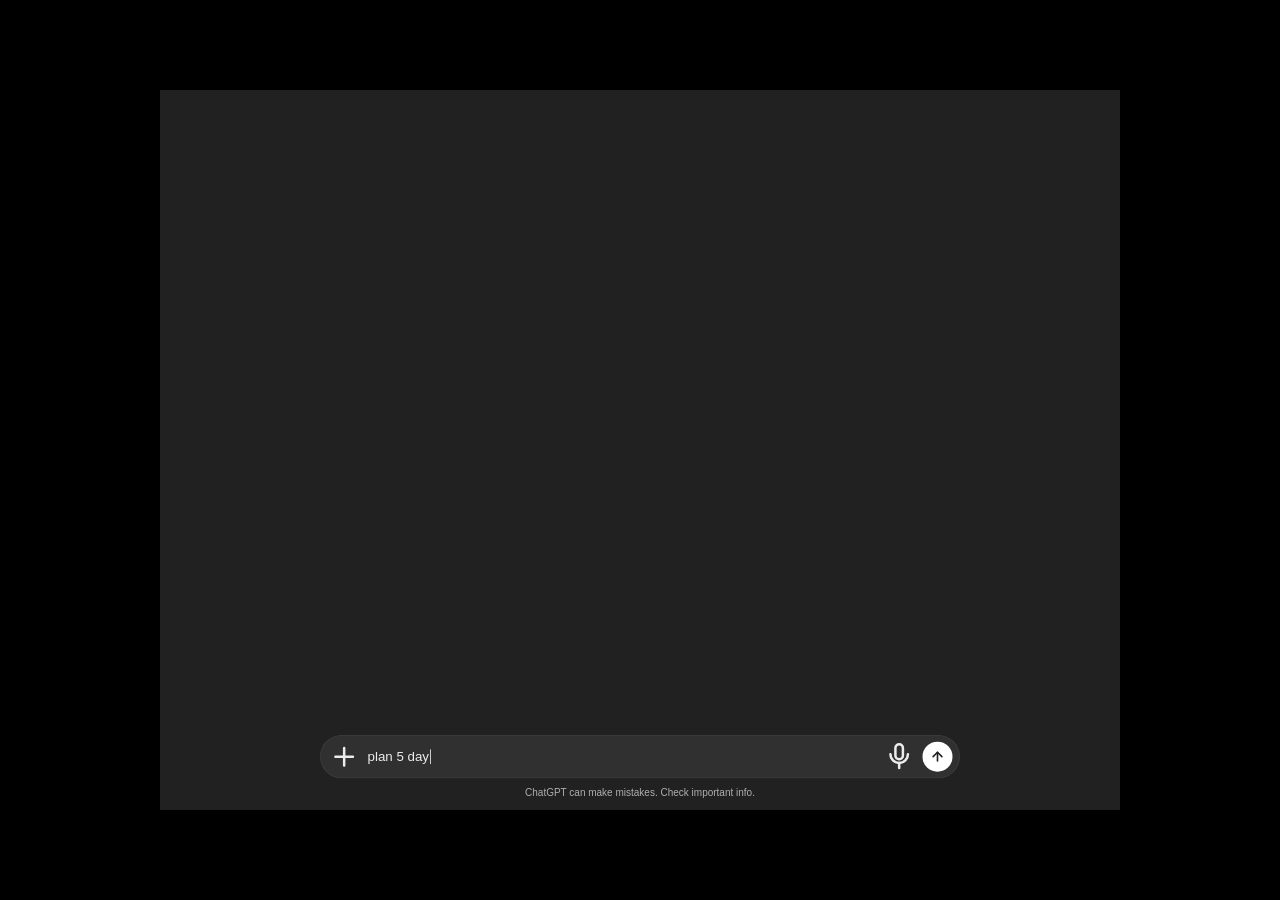
<file: animations/agent-tuneup-superbot-cc47ab91/index.html>
<!doctype html>
<html lang="en">
<head>
<meta charset="utf-8"/>
<meta name="viewport" content="width=device-width, initial-scale=1"/>
<title>your agent's a mess? superbot tunes it · ad spot</title>
<link rel="icon" href="assets/mark-clean.svg" type="image/svg+xml"/>
<meta name="description" content="ChatGPT flails at a simple trip plan, forgetting what it was told; the superbot popup takes you to the tune-up, where your rules and skills get organized and your context pinned; back in ChatGPT the same question lands instantly, and the timer says so. 26.2s looping ad spot, 1920x1080."/>
<script src="../../assets/ar.js"></script>
<link rel="stylesheet" href="../../assets/ar.css">
<style>
/* ---------- tokens: the site's own ladder + ChatGPT dark (the house clone, 2026-09-09) ---------- */
:root {
  --bg: #000000; --card: #0d0d0d; --raised: #181818; --line: #262626;
  --fg: #ececec; --secondary: #cfcfcf; --muted: #9a9a9a; --ok: #34d399; --danger: #c96f6f;
  --storm-0: #00e5c3; --storm-1: #2b6bff; --storm-2: #6a1fd8; --storm-3: #c026d3; --storm-4: #ff3d9a;
  --storm: linear-gradient(135deg, var(--storm-0) 0%, var(--storm-1) 25%, var(--storm-2) 50%, var(--storm-3) 75%, var(--storm-4) 100%);
  --storm-x: linear-gradient(90deg, var(--storm-1) 0%, var(--storm-2) 45%, var(--storm-3) 75%, var(--storm-4) 100%);
  --storm-action: linear-gradient(135deg, var(--storm-1) 0%, var(--storm-2) 55%, var(--storm-3) 100%);
  --ui: "SF Pro Rounded", "SF Pro Display", -apple-system, system-ui, "Segoe UI", sans-serif;
  --mono: ui-monospace, "SF Mono", SFMono-Regular, Menlo, Consolas, monospace;
  --gpt-main: #212121; --gpt-side: #171717; --gpt-composer: #303030; --gpt-bubble: #323232;
  --gpt-text: #ececec; --gpt-text-2: #cdcdcd; --gpt-text-3: #afafaf;
  --gpt-font: "Söhne", -apple-system, BlinkMacSystemFont, "Segoe UI", Roboto, "Helvetica Neue", sans-serif;
}
* { box-sizing: border-box; }
html, body { margin: 0; height: 100%; background: #000; overflow: hidden; }
body { font-family: var(--ui); color: var(--fg); -webkit-font-smoothing: antialiased; }

#stage { position: absolute; left: 50%; top: 50%; width: 1920px; height: 1080px; transform-origin: 50% 50%; background: #000; overflow: hidden; }
.scene { position: absolute; inset: 0; opacity: 0; visibility: hidden; }
.scene.on { visibility: visible; }
#dip { position: absolute; inset: 0; background: #000; opacity: 0; pointer-events: none; z-index: 50; }

/* ---------- the ChatGPT clone, used twice: before (messy) and after (crisp) ---------- */
.gpt { width: 1536px; height: 864px; transform: scale(1.25); transform-origin: 0 0; background: var(--gpt-main); font-family: var(--gpt-font); color: var(--gpt-text); display: grid; grid-template-columns: minmax(0, 1fr); }
.g-main { position: relative; display: flex; flex-direction: column; min-width: 0; }
.g-thread { flex: 1; min-height: 0; overflow: hidden; position: relative; }
.g-col { position: absolute; left: 50%; top: 0; width: 768px; margin-left: -384px; padding: 20px 20px 0; }
.g-user { display: flex; justify-content: flex-end; margin: 12px 0 28px; }
.g-user .bub { max-width: 70%; padding: 10px 20px; border-radius: 24px; background: var(--gpt-bubble); font-size: 16px; line-height: 28px; white-space: pre-wrap; }
.g-ai { position: relative; font-size: 16px; line-height: 28px; color: var(--gpt-text); white-space: pre-wrap; word-break: break-word; }
.g-ai .cur { display: inline-block; width: 10px; height: 10px; border-radius: 50%; background: var(--gpt-text); vertical-align: -1px; margin-left: 2px; }
.g-fade { position: absolute; left: 0; right: 0; bottom: 0; height: 90px; background: linear-gradient(to bottom, rgba(33,33,33,0), var(--gpt-main) 70%); pointer-events: none; }
.g-foot { flex: none; position: relative; padding: 10px 20px 14px; display: grid; justify-items: center; }
.g-composer { width: 768px; min-height: 52px; border-radius: 28px; background: var(--gpt-composer); border: 1px solid rgba(255,255,255,.06); display: flex; align-items: center; gap: 10px; padding: 0 8px 0 10px; }
.g-composer .plus { width: 36px; height: 36px; border-radius: 50%; display: grid; place-items: center; color: var(--gpt-text); }
.g-composer .ph { flex: 1; font-size: 16px; color: var(--gpt-text-3); white-space: nowrap; overflow: hidden; }
.g-composer .ph.typing { color: var(--gpt-text); }
.g-composer .ph .caret { display: inline-block; width: 1px; height: 18px; background: var(--gpt-text); vertical-align: -4px; margin-left: 1px; }
.g-composer .mic { width: 36px; height: 36px; display: grid; place-items: center; color: var(--gpt-text); }
.g-composer .send { width: 36px; height: 36px; border-radius: 50%; background: #676767; color: #212121; display: grid; place-items: center; }
.g-composer .send.ready { background: #fff; }
.g-composer .send svg { width: 18px; height: 18px; }
.g-disc { margin-top: 10px; font-size: 12px; color: var(--gpt-text-3); }
.g-thinking { display: inline-flex; align-items: center; gap: 8px; color: var(--gpt-text-2); font-size: 15px; }
.g-thinking i { width: 10px; height: 10px; border-radius: 50%; background: var(--gpt-text); }
/* the verdict chip: the speed comparison, red before and green after */
.g-verdict { position: absolute; left: 50%; transform: translateX(-50%); bottom: 118px; padding: 8px 18px; border-radius: 999px; font: 700 15px/20px var(--ui); opacity: 0; }
.g-verdict.bad { background: rgba(255,80,80,.12); color: #ff9d9d; border: 1px solid rgba(255,80,80,.3); }
.g-verdict.good { background: rgba(52,211,153,.12); color: var(--ok); border: 1px solid rgba(52,211,153,.35); }
.g-sent { position: absolute; right: 26px; top: 20px; font: 700 12px/16px var(--ui); color: var(--gpt-text-3); opacity: 0; }

/* ---------- the rescue popup: the house popup, kept (owner verdict: "that part's cool") ---------- */
#popup { position: absolute; right: 44px; bottom: 44px; width: max-content; padding: 20px; border-radius: 24px; border: 3px solid transparent; background: linear-gradient(#000, #000) padding-box, var(--storm) border-box; box-shadow: 0 0 32px rgba(43,107,255,.32), 0 0 64px rgba(192,38,211,.22), 0 30px 70px rgba(0,0,0,.5); opacity: 0; transform-origin: 50% 100%; isolation: isolate; z-index: 20; }
#popup .p-head { display: flex; align-items: center; gap: 12px; white-space: nowrap; font-size: 29px; font-weight: 800; letter-spacing: -.02em; color: #fff; }
#popup .p-head img { width: 34px; height: 34px; }
#chatbtn { position: relative; margin: 16px 0 0; display: block; width: 100%; padding: 12px 20px; border-radius: 16px; background: #fff; color: #000; font-size: 22px; font-weight: 700; text-align: center; transform-origin: 50% 50%; box-shadow: 0 8px 24px rgba(0,0,0,.35); }

/* ---------- the cursor ---------- */
#cursor { position: absolute; left: 0; top: 0; width: 34px; height: 44px; z-index: 40; opacity: 0; transform-origin: 3px 2px; filter: drop-shadow(0 3px 6px rgba(0,0,0,.5)); }

/* ---------- scene 2: the tune-up, the house app window ---------- */
#site { background: #000; }
#site-in { position: absolute; left: 0; top: 0; width: 1200px; height: 675px; transform: scale(1.6); transform-origin: 0 0; }
.win { position: absolute; inset: 0; background: var(--card); border: 1px solid var(--line); border-radius: 16px; overflow: hidden; display: grid; grid-template-rows: 28px minmax(0, 1fr); }
.win-bar { display: flex; align-items: center; gap: 6px; padding: 0 12px; border-bottom: 1px solid var(--line); font-size: 12px; color: var(--muted); }
.win-bar i { width: 10px; height: 10px; border-radius: 50%; background: var(--line); }
.win-bar span { margin-left: 8px; }
.win-bar .led { margin-left: auto; width: 8px; height: 8px; border-radius: 50%; background: var(--storm-1); box-shadow: 0 0 8px var(--storm-1); }
.win-body { position: relative; overflow: hidden; }
.hub { position: absolute; inset: 8px; right: calc(24% + 20px); background: var(--card); border: 1px solid var(--line); border-radius: 16px; overflow: hidden; display: grid; grid-template-columns: 64px 200px minmax(0, 1fr); font: 11px/15px var(--ui); color: var(--fg); }
.hub > * { min-width: 0; min-height: 0; display: flex; flex-direction: column; }
.rail { background: var(--bg); border-right: 1px solid var(--line); align-items: center; padding: 8px 0; gap: 4px; }
.rail-item { position: relative; flex: none; width: 44px; height: 44px; border-radius: 14px; background: var(--raised); display: grid; place-items: center; color: var(--fg); }
.rail-item svg { width: 26px; height: 26px; fill: currentColor; }
.rail-item .dot { position: absolute; right: -2px; bottom: -2px; width: 6px; height: 6px; border-radius: 50%; background: var(--ok); box-shadow: 0 0 0 2px var(--bg); }
.rail-item.sb { border-radius: 0; background: transparent; }
.rail-item.sb img { width: 100%; height: 100%; display: block; }
.rail-item.sel::before { content: ""; position: absolute; left: -10px; top: 50%; transform: translateY(-50%); width: 3px; height: 26px; border-radius: 0 999px 999px 0; background: var(--fg); }
.rail-item[data-app="openai"] { background: #000; color: #fff; box-shadow: inset 0 0 0 1px rgb(255 255 255 / .14); }
.rail-item[data-app="claude"] { background: #d97757; color: #fff; }
.rail-item[data-app="gemini"] { background: #fff; color: #1f1f1f; }
.rail-div { flex: none; width: 22px; height: 1px; background: var(--line); }
.chats { background: var(--card); border-right: 1px solid var(--line); }
.side-head { flex: none; display: flex; align-items: center; gap: 5px; min-height: 40px; padding: 9px 12px; font-weight: 700; font-size: 12px; }
.side-head img { width: 14px; height: 14px; }
.row { display: flex; align-items: center; gap: 6px; min-height: 26px; margin: 0 6px; padding: 0 8px; border-radius: 8px; color: var(--muted); white-space: nowrap; overflow: hidden; }
.row svg { flex: none; width: 12px; height: 12px; fill: none; stroke: currentColor; stroke-width: 2; stroke-linecap: round; stroke-linejoin: round; }
.row em { margin-left: auto; font-style: normal; font-size: 10px; }
.row.on { background: var(--raised); color: var(--fg); box-shadow: inset 3px 0 0 var(--storm-1); }
.cap-row { display: flex; justify-content: space-between; padding: 4px 12px 2px; color: var(--muted); font-size: 10px; font-weight: 700; letter-spacing: .08em; text-transform: uppercase; }
.today { padding: 2px 14px; color: var(--muted); font-size: 10px; }
.user { margin-top: auto; display: flex; align-items: center; gap: 8px; padding: 9px 12px; border-top: 1px solid var(--line); }
.user .av { position: relative; width: 24px; height: 24px; border-radius: 50%; background: var(--raised); font: 700 10px/24px var(--ui); text-align: center; }
.user .av i { position: absolute; right: -1px; bottom: -1px; width: 7px; height: 7px; border-radius: 50%; background: var(--ok); box-shadow: 0 0 0 2px var(--card); }
.user b { display: block; font-size: 11px; }
.user small { display: block; color: var(--muted); font-size: 10px; }
.main { position: relative; background: var(--card); }
.chat-head { flex: none; display: flex; align-items: center; gap: 8px; padding: 9px 12px; border-bottom: 1px solid var(--line); font-weight: 700; font-size: 12px; }
.chat-head .ask { display: flex; align-items: center; gap: 4px; padding: 0 9px; border-radius: 8px; background: var(--storm-action); color: #fff; font-weight: 650; font-size: 10px; line-height: 20px; }
.chat-head .ask img { width: 12px; height: 12px; }
.feed { flex: 1; min-height: 0; padding: 10px 12px; display: grid; align-content: start; gap: 9px; overflow: hidden; }
.msg { display: flex; gap: 8px; }
.avatar { flex: none; width: 24px; height: 24px; border-radius: 50%; background: var(--raised); color: var(--fg); font: 700 10px/24px var(--ui); text-align: center; }
.avatar.sb { background: #000; box-shadow: inset 0 0 0 1px var(--line); display: grid; place-items: center; }
.avatar.sb img { width: 62%; height: 62%; display: block; }
.m-main { min-width: 0; flex: 1; }
.m-head { display: flex; gap: 6px; align-items: baseline; }
.m-name { font-weight: 700; }
.m-text { font-size: 11px; line-height: 15px; white-space: pre-wrap; margin-top: 3px; }
.tune { margin-top: 7px; display: grid; gap: 6px; }
.tune-row { display: flex; align-items: center; gap: 7px; padding: 6px 9px; border: 1px solid var(--line); border-radius: 8px; background: var(--raised); font: 10.5px/14px var(--ui); opacity: 0; }
.tune-row .tk { flex: none; width: 16px; height: 16px; border-radius: 50%; background: var(--ok); color: #000; display: grid; place-items: center; font: 800 9px/16px var(--ui); }
.tune-row .ai { flex: none; width: 16px; height: 16px; border-radius: 5px; background: #000; display: grid; place-items: center; box-shadow: inset 0 0 0 1px var(--line); }
.tune-row .ai svg { width: 10px; height: 10px; fill: #fff; }
.tune-row b { font-weight: 700; }
.tune-row small { color: var(--muted); margin-left: auto; font-size: 9.5px; }
/* the connection card: superbot reaching into chatgpt, the owner's round-3 note */
#h-connect { margin-top: 8px; padding: 10px 11px; border: 1px solid var(--line); border-radius: 10px; background: #000; display: flex; align-items: center; gap: 9px; opacity: 0; }
#h-connect .ic { flex: none; width: 30px; height: 30px; border-radius: 9px; display: grid; place-items: center; }
#h-connect .ic.oa { background: #000; box-shadow: inset 0 0 0 1px var(--line); }
#h-connect .ic.oa svg { width: 17px; height: 17px; fill: #fff; }
#h-connect .ic.sb { background: #000; }
#h-connect .ic.sb img { width: 22px; height: 22px; }
#h-connect .lbl { font: 700 10.5px/13px var(--ui); }
#h-connect .lbl small { display: block; color: var(--muted); font-weight: 500; font-size: 9px; }
#h-connect .wire { flex: 1; height: 2px; border-radius: 1px; background: linear-gradient(90deg, var(--line), var(--storm-1)); position: relative; overflow: hidden; }
#h-connect .wire i { position: absolute; top: -2px; width: 14px; height: 6px; border-radius: 3px; background: var(--storm-1); filter: blur(1px); }
#h-connect .state { flex: none; font: 700 9.5px/12px var(--mono); color: var(--storm-1); }
#h-connect.done .state { color: var(--ok); }
#h-connect.done .wire { background: linear-gradient(90deg, var(--ok), rgba(52,211,153,.2)); }
#h-connect.done .wire i { background: var(--ok); }
.composer { flex: none; margin: 6px 12px 10px; }
.composer .pill { display: flex; align-items: center; gap: 6px; min-height: 30px; padding: 0 4px 0 9px; border-radius: 16px; background: var(--raised); border: 1px solid var(--line); color: var(--muted); }
.composer .ph { flex: 1; }
.composer .send { width: 24px; height: 24px; border-radius: 50%; background: var(--storm-action); display: grid; place-items: center; color: #fff; }
.phone { position: absolute; right: 8px; top: 8px; bottom: 8px; width: 24%; background: #000; border: 1px solid var(--line); border-radius: 22px; overflow: hidden; font: 11px/15px var(--ui); color: var(--fg); display: flex; flex-direction: column; padding: 10px 12px 8px; }
.ph-status { display: flex; justify-content: space-between; font-size: 9px; color: var(--muted); padding: 0 4px; }
.ph-head { display: flex; align-items: center; gap: 8px; padding: 10px 0 8px; font-weight: 700; font-size: 12px; }
.ph-turn { font-size: 11px; line-height: 15px; margin-bottom: 8px; }
.ph-home { align-self: center; width: 70px; height: 3px; border-radius: 2px; background: var(--line); margin-top: 6px; }

/* ---------- scene 3: the pain-words card ---------- */
#card { display: grid; place-items: center; background: #000; }
#card .line { position: absolute; left: 0; right: 0; top: 50%; transform: translateY(-50%); text-align: center; font-size: 132px; font-weight: 800; letter-spacing: -.035em; line-height: 1; color: #fff; }
#card .red { color: rgb(255, 0, 0); }
#card .blue { color: var(--storm-1); }
#card .orange { color: #ff8c1a; }
#card .yellow { color: #ffd60a; }
#card .green { color: var(--ok); }

/* ---------- scene 4: the end card ---------- */
#end { display: grid; place-items: center; background: #000; }
#end .lock { display: flex; align-items: center; gap: 44px; }
#end svg.face { width: 220px; height: 220px; overflow: visible; }
#end .words { overflow: hidden; }
#end .words h1 { margin: 0; font-size: 128px; font-weight: 800; letter-spacing: -.03em; line-height: 1; color: #fff; }
#end .words p { margin: 12px 0 0 6px; font-size: 34px; color: var(--muted); font-weight: 500; }

@media (prefers-reduced-motion: reduce) {
  .scene { opacity: 0 !important; visibility: hidden !important; }
  #end { opacity: 1 !important; visibility: visible !important; }
  #end .lock > * { transform: none !important; opacity: 1 !important; }
}
html { --site-k: 1.6; }
</style>
</head>
<body>
<svg width="0" height="0" style="position:absolute" aria-hidden="true">
  <defs>
    <mask id="face" maskUnits="userSpaceOnUse" x="-30" y="-30" width="160" height="160">
      <g fill="#fff"><rect x="14" y="32" width="72" height="54" rx="15"/><path d="M14 46V28Q14 20 21 21Q28 24 36 32Z"/><path d="M86 46V28Q86 20 79 21Q72 24 64 32Z"/></g>
      <g fill="#000"><ellipse cx="35" cy="58" rx="8" ry="11"/><ellipse cx="65" cy="58" rx="8" ry="11"/></g>
    </mask>
    <symbol id="ic-openai" viewBox="0 0 2406 2406"><path id="oai-petal" d="M1107.3 299.1c-197.999 0-373.9 127.3-435.2 315.3L650 743.5v427.9c0 21.4 11 40.4 29.4 51.4l344.5 198.515V833.3h.1v-27.9L1372.7 604c33.715-19.52 70.44-32.857 108.47-39.828L1447.6 450.3C1361 353.5 1237.1 298.5 1107.3 299.1zm0 117.5-.6.6c79.699 0 156.3 27.5 217.6 78.4-2.5 1.2-7.4 4.3-11 6.1L952.8 709.3c-18.4 10.4-29.4 30-29.4 51.4V1248l-155.1-89.4V755.8c-.1-187.099 151.601-338.9 339-339.2z"/><use href="#oai-petal" transform="rotate(60 1203 1203)"/><use href="#oai-petal" transform="rotate(120 1203 1203)"/><use href="#oai-petal" transform="rotate(180 1203 1203)"/><use href="#oai-petal" transform="rotate(240 1203 1203)"/><use href="#oai-petal" transform="rotate(300 1203 1203)"/></symbol>
  </defs>
</svg>

<div id="stage">

  <!-- ============ scene 1: ChatGPT flails (BEFORE) ============ -->
  <section class="scene gpt" id="gpt" aria-label="ChatGPT flails at a trip plan">
    <div class="g-main">
      <div class="g-thread">
        <div class="g-col" id="g-col">
          <div class="g-user" id="g-user"><div class="bub" id="g-bub">plan 5 days in japan this april, under $2k, no seafood</div></div>
          <div class="g-ai" id="g-ai"><span class="g-thinking" id="g-think"><i></i>Thinking</span><span id="g-text"></span><span class="cur" id="g-cur"></span></div>
        </div>
        <div class="g-fade"></div>
      </div>
      <div class="g-foot">
        <div class="g-composer" id="g-comp">
          <span class="plus"><svg viewBox="0 0 24 24" fill="none" stroke="currentColor" stroke-width="2" stroke-linecap="round"><path d="M12 5v14M5 12h14"/></svg></span>
          <span class="ph" id="g-ph">Ask anything</span>
          <span class="mic"><svg viewBox="0 0 24 24" fill="none" stroke="currentColor" stroke-width="2" stroke-linecap="round" stroke-linejoin="round"><rect x="9" y="2" width="6" height="12" rx="3"/><path d="M5 10a7 7 0 0 0 14 0"/><path d="M12 17v4"/></svg></span>
          <span class="send" id="g-send"><svg viewBox="0 0 24 24" fill="none" stroke="currentColor" stroke-width="2.6" stroke-linecap="round" stroke-linejoin="round"><path d="M12 19V5"/><path d="m5 12 7-7 7 7"/></svg></span>
        </div>
        <div class="g-disc">ChatGPT can make mistakes. Check important info.</div>
      </div>
    </div>
    <div class="g-verdict bad" id="g-verdict1">48 seconds later: still asking your dates back</div>
  </section>

  <!-- the rescue popup (kept, owner verdict) -->
  <div id="popup" aria-hidden="true">
    <div class="p-head"><img src="assets/mark-clean.svg" alt=""/>superbot can do it!</div>
    <div id="chatbtn">fix it</div>
  </div>

  <!-- ============ scene 2: the tune-up ============ -->
  <section class="scene" id="site" aria-label="superbot organizes your rules and skills">
    <div id="site-in">
      <div class="win">
        <div class="win-bar"><i></i><i></i><i></i><span>superbot</span><em class="led"></em></div>
        <div class="win-body">
          <div class="hub" id="hub">
            <nav class="rail">
              <span class="rail-item sb sel"><img src="assets/tile.svg" alt=""/></span>
              <span class="rail-div"></span>
              <span class="rail-item" data-app="openai"><svg><use href="#ic-openai"/></svg><i class="dot"></i></span>
              <span class="rail-item" data-app="claude"><svg viewBox="0 0 24 24"><path d="m4.7 15.9 4.7-2.6.1-.2-.1-.1h-.2l-.8 0-2.7-.1-2.3-.1-2.3-.1-.6-.1-.5-.7.1-.4.5-.3.7.1 1.5.1 2.3.2 1.7.1 2.4.3h.4l.1-.2-.1-.1-.1-.1-2.6-1.7-2.6-1.7-1.3-1-.7-.5-.4-.5-.2-1 .7-.7.9.1.2.1.9.7 1.9 1.5 2.5 1.8.4.3.1-.1v-.1l-.2-.3-1.4-2.4-1.4-2.5-.6-1-.2-.6-.2-1 .7-.7.4 0 1 .1.4.4.6 1.4 1 2.2 1.6 3 .5.9.2.8.1.3h.2v-.1l.1-1.7.2-2.1.2-2.7.1-.8.4-.9.7-.5.6.3.5.7-.1.4-.3 1.9-.6 2.9-.4 1.9h.2l.2-.2 1-1.3 1.7-2.1.7-.8.9-.9.5-.4h1l.8 1.1-.3 1.2-1.1 1.3-.9 1.1-1.3 1.7-.8 1.4.1.1.2 0 2.9-.6 1.5-.3 1.8-.3.8.4.1.4-.3.8-2 .5-2.3.5-3.4.8h0l0 .1 1.5.1.7 0h1.6l3 .2.8.5.5.6-.1.5-1.2.6-1.6-.4-3.8-.9-1.3-.3h-.2v.1l1.1 1.1 2 1.8 2.5 2.3.1.6-.3.5-.3 0-2.2-1.7-.9-.7-1.9-1.6h-.1v.2l.4.6 2.3 3.5.1 1.1-.2.4-.6.2-.7-.1-1.4-1.9-.9-1.2-1.1-1.9-.1.1-.7 7.3-.3.4-.7.3-.6-.5-.3-.7.3-1.5.4-1.9.3-1.5.3-1.5.2-.6v0l0 0-1.4 2-2.2 2.9-1.7 1.8-.4.2-.7-.4.1-.7.4-.6 2.4-3 1.4-1.9.9-1.1z"/></svg><i class="dot"></i></span>
              <span class="rail-item" data-app="gemini"><svg viewBox="0 0 24 24"><path d="M11.04 19.32Q12 21.51 12 24q0-2.49.93-4.68.96-2.19 2.58-3.81t3.81-2.55Q21.51 12 24 12q-2.49 0-4.68-.93a12.3 12.3 0 0 1-3.81-2.58 12.3 12.3 0 0 1-2.58-3.81Q12 2.49 12 0q0 2.49-.96 4.68-.93 2.19-2.55 3.81a12.3 12.3 0 0 1-3.81 2.58Q2.49 12 0 12q2.49 0 4.68.96 2.19.93 3.81 2.55t2.55 3.81"/></svg><i class="dot"></i></span>
            </nav>
            <div class="chats">
              <div class="side-head"><img src="assets/mark-clean.svg" alt=""/>superbot.gg</div>
              <span class="row on"><svg viewBox="0 0 24 24"><path d="m12 2 9 5-9 5-9-5 9-5Z"/><path d="m3 12 9 5 9-5"/><path d="m3 17 9 5 9-5"/></svg>Agents</span>
              <span class="row"><svg viewBox="0 0 24 24"><path d="M12 5H7a2 2 0 0 0-2 2v10a2 2 0 0 0 2 2h10a2 2 0 0 0 2-2v-5"/><path d="M18.5 2.5a2.12 2.12 0 0 1 3 3L13 14l-4 1 1-4Z"/></svg>Rules</span>
              <span class="row"><svg viewBox="0 0 24 24"><path d="M12 22v5"/><path d="M9 8V2"/><path d="M15 8V2"/><path d="M18 8v5a4 4 0 0 1-4 4h-4a4 4 0 0 1-4-4V8Z"/></svg>Skills</span>
              <span class="row"><svg viewBox="0 0 24 24"><circle cx="12" cy="12" r="9"/><path d="M12 6.5v11"/></svg>Memory</span>
              <div class="cap-row"><span>Connected</span><span>3</span></div>
              <div class="today">chatgpt · claude · gemini</div>
              <div class="user"><span class="av">D<i></i></span><span><b>hi@superbot.gg</b><small>tuning 3 agents</small></span></div>
            </div>
            <div class="main">
              <div class="chat-head"><b>agents</b><span class="ask"><img src="assets/mark-clean.svg" alt=""/>Tune my agents</span></div>
              <div class="feed">
                <div class="msg" id="h-user"><span class="avatar">D</span><div class="m-main"><div class="m-head"><span class="m-name">dev</span></div><div class="m-text">my chatgpt keeps forgetting everything i tell it</div></div></div>
                <div class="msg" id="h-bot"><span class="avatar sb"><img src="assets/mark-clean.svg" alt=""/></span><div class="m-main"><div class="m-head"><span class="m-name">superbot</span></div><div class="m-text" id="h-text"></div>
                  <div id="h-connect">
                    <span class="ic oa"><svg viewBox="0 0 2406 2406"><use href="#ic-openai"/></svg></span>
                    <span class="lbl">chatgpt<small>your setup, not the model</small></span>
                    <span class="wire"><i id="h-pulse"></i></span>
                    <span class="ic sb"><img src="assets/mark-clean.svg" alt=""/></span>
                    <span class="state" id="h-state">tuning…</span>
                  </div>
                  <div class="tune" id="h-tune">
                    <div class="tune-row" id="t1"><span class="ai"><svg viewBox="0 0 2406 2406"><use href="#ic-openai"/></svg></span><span class="tk">✓</span><b>14 rules organized</b><small>were scattered in chats</small></div>
                    <div class="tune-row" id="t2"><span class="ai"><svg viewBox="0 0 2406 2406"><use href="#ic-openai"/></svg></span><span class="tk">✓</span><b>37 skills curated to 8</b><small>the rest were noise</small></div>
                    <div class="tune-row" id="t3"><span class="ai"><svg viewBox="0 0 2406 2406"><use href="#ic-openai"/></svg></span><span class="tk">✓</span><b>your facts pinned</b><small>april · $2k · no seafood</small></div>
                  </div>
                </div></div>
              </div>
              <div class="composer"><div class="pill"><span class="ph">Ask Superbot anything</span><span class="send"><svg viewBox="0 0 24 24"><path d="M4 12h15"/><path d="m13 6 6 6-6 6"/></svg></span></div></div>
            </div>
          </div>
          <div class="phone" aria-hidden="true">
            <div class="ph-status"><span>9:41</span></div>
            <div class="ph-head">tuned ✓ everywhere</div>
            <div class="ph-turn">the same rules and skills, on every device.</div>
            <div class="ph-home"></div>
          </div>
        </div>
      </div>
    </div>
  </section>

  <!-- ============ scene 3: ChatGPT again (AFTER) ============ -->
  <section class="scene gpt" id="gpt2" aria-label="the same question, answered instantly">
    <div class="g-main">
      <div class="g-thread">
        <div class="g-col" id="g2-col">
          <div class="g-user" id="g2-user"><div class="bub" id="g2-bub">plan 5 days in japan this april, under $2k, no seafood</div></div>
          <div class="g-ai" id="g2-ai"><span class="g-thinking" id="g2-think"><i></i>Thinking</span><span id="g2-text"></span><span class="cur" id="g2-cur"></span></div>
        </div>
        <div class="g-fade"></div>
      </div>
      <div class="g-foot">
        <div class="g-composer" id="g2-comp">
          <span class="plus"><svg viewBox="0 0 24 24" fill="none" stroke="currentColor" stroke-width="2" stroke-linecap="round"><path d="M12 5v14M5 12h14"/></svg></span>
          <span class="ph">Ask anything</span>
          <span class="mic"><svg viewBox="0 0 24 24" fill="none" stroke="currentColor" stroke-width="2" stroke-linecap="round" stroke-linejoin="round"><rect x="9" y="2" width="6" height="12" rx="3"/><path d="M5 10a7 7 0 0 0 14 0"/><path d="M12 17v4"/></svg></span>
          <span class="send ready"><svg viewBox="0 0 24 24" fill="none" stroke="currentColor" stroke-width="2.6" stroke-linecap="round" stroke-linejoin="round"><path d="M12 19V5"/><path d="m5 12 7-7 7 7"/></svg></span>
        </div>
        <div class="g-disc">ChatGPT can make mistakes. Check important info.</div>
      </div>
    </div>
    <div class="g-verdict good" id="g2-verdict">5 seconds. every fact remembered.</div>
    <div class="g-sent" id="g2-stamp">after superbot</div>
  </section>

  <!-- ============ scene 4: the pain words ============ -->
  <section class="scene" id="card" aria-label="agents disorganized, forgetting, rambling, guessing, slow?">
    <div class="line" id="card-0">agents <span class="red">disorganized</span>?</div>
    <div class="line" id="card-1">agents <span class="blue">forgetting</span>?</div>
    <div class="line" id="card-2">agents <span class="orange">rambling</span>?</div>
    <div class="line" id="card-3">agents <span class="yellow">guessing</span>?</div>
    <div class="line" id="card-4">agents <span class="green">slow</span>?</div>
  </section>

  <!-- ============ scene 5: the end card ============ -->
  <section class="scene" id="end" aria-label="superbot.gg">
    <div class="lock">
      <svg class="face" id="end-face" viewBox="0 0 100 100" aria-hidden="true"><rect class="ga" x="-30" y="-30" width="160" height="160" fill="#00e5c3" mask="url(#face)" transform="translate(-1.2 -1.2)"/><rect class="gb" x="-30" y="-30" width="160" height="160" fill="#c026d3" mask="url(#face)" transform="translate(1.2 1.2)"/><rect x="-30" y="-30" width="160" height="160" fill="#fff" mask="url(#face)"/></svg>
      <div class="words" id="end-words"><div id="end-slide"><h1>superbot.gg</h1><p>the agent to manage your agents.</p></div></div>
    </div>
  </section>

  <svg id="cursor" viewBox="0 0 34 44" aria-hidden="true"><path d="M3 2 L3 34 L11 26 L17 41 L23 38 L17 24 L28 24 Z" fill="#000" stroke="#fff" stroke-width="2.4" stroke-linejoin="round"/></svg>
  <div id="dip"></div>
</div>

<script>
// the house clock: one render(t), a pure function of story time
const FPS = 30, LOOP = 28.0;
const $ = (id) => document.getElementById(id);
const clamp01 = (v) => Math.max(0, Math.min(1, v));
const seg = (t, a, b) => clamp01((t - a) / (b - a));
const outQuint = (p) => 1 - Math.pow(1 - p, 5);
const outCubic = (p) => 1 - Math.pow(1 - p, 3);
const outBack = (p) => { const c1 = 1.70158, c3 = c1 + 1; return 1 + c3 * Math.pow(p - 1, 3) + c1 * Math.pow(p - 1, 2); };
const lerp = (a, b, p) => a + (b - a) * p;

// ---------- the beat sheet (story seconds) ----------
const B = {
  typeA: 0.6, typeB: 2.5, send: 2.75,        // the ask types and sends
  think: 2.95, reply: 3.45,                   // the flail streams
  popup: 4.95, curIn: 4.85, curAt: 5.90, press: 6.10, release: 6.30, // the house popup, click 1.15s after it appears
  verdict1: 6.35,                             // the red verdict chip lands just before the dip
  dip1: 6.55, site: 6.85,                     // the tune-up
  ask: 7.45, reply2: 8.0, connect: 8.7, tune: 9.6, tuneGap: 1.15, tuned: 13.3, // three rows, slow, one at a time
  dip2: 13.8, back: 14.1,                     // back to ChatGPT
  think2: 14.6, reply3: 15.1,                 // the crisp answer streams fast
  verdict2: 18.5,                             // the green verdict chip
  cardA: 19.9, cardStep: 1.45, end: 26.2, word: 26.8,
};

// ---------- copy ----------
const PROMPT = 'plan 5 days in japan this april, under $2k, no seafood';
// the flail: forgets the facts it was just given, restarts itself, drowns the answer
const MESS = "I'd love to help! Quick questions first: what's your budget? What kind of traveler are you? Also, when are you going again? Sorry, I know you told me. Let's start over. Here are 47 things you could do in Japan: temples, food, more temples, trains (maybe?). Actually, scratch that. Tell me your dates and I'll try again!";
// the tune-up line
const TUNE_REPLY = "that's not the model, that's the setup. tuning:";
// the crisp answer: every pinned fact used, instantly
const AFTER = "April, under $2k, no seafood:\nDay 1 · Tokyo: Asakusa at dawn, teamLab, Shibuya at night\nDay 2 · Tsukiji breakfast, Aoyama, Golden Gai\nDay 3 · Shinkansen to Kyoto: Fushimi Inari early, Gion walk\nDay 4 · Arashiyama bamboo grove, Kiyomizu, tea ceremony\nDay 5 · Nara day trip, home for your late flight\nPacking: light jacket, walking shoes, Suica loaded.";

function esc(s) { return s.replace(/&/g, '&amp;').replace(/</g, '&lt;').replace(/>/g, '&gt;'); }

// ---------- element refs ----------
const stage = $('stage'), dip = $('dip'), cursor = $('cursor');
const gpt = $('gpt'), gPh = $('g-ph'), gSend = $('g-send'), gUser = $('g-user'), gBub = $('g-bub'), gAi = $('g-ai'), gThink = $('g-think'), gText = $('g-text'), gCur = $('g-cur'), gCol = $('g-col'), gVerdict1 = $('g-verdict1');
const gpt2 = $('gpt2'), g2User = $('g2-user'), g2Bub = $('g2-bub'), g2Ai = $('g2-ai'), g2Think = $('g2-think'), g2Text = $('g2-text'), g2Cur = $('g2-cur'), g2Col = $('g2-col'), g2Verdict = $('g2-verdict'), g2Stamp = $('g2-stamp');
const gThread = gCol.parentElement;
const popup = $('popup'), chatbtn = $('chatbtn');
const site = $('site'), hub = $('hub'), feedEl = hub.querySelector('.feed');
const hUser = $('h-user'), hBot = $('h-bot'), hText = $('h-text');
const hConnect = $('h-connect'), hPulse = $('h-pulse'), hState = $('h-state');
const tuneRows = ['t1','t2','t3'].map($);
const card = $('card'); const cardLines = [...card.querySelectorAll('.line')];
const end = $('end'), endFace = $('end-face'), endSlide = $('end-slide');

const op = (el, v) => { el.style.opacity = String(clamp01(v)); };
const scene = (el, on) => { el.classList.toggle('on', on); op(el, on ? 1 : 0); };

let BTN = { x: 1920 - 44 - 210, y: 1080 - 44 - 60 };
function measure() {
  const sr = stage.getBoundingClientRect(), k = sr.width / 1920;
  const b = chatbtn.getBoundingClientRect();
  BTN = { x: (b.left + b.width / 2 - sr.left) / k, y: (b.top + b.height / 2 - sr.top) / k };
}

// one streamer shared by both chat scenes
function stream(t, b, text, el, cps) {
  const n = t < b ? 0 : Math.min(text.length, Math.floor((t - b) * cps));
  el.textContent = text.slice(0, n);
  return n;
}

function renderGpt(t) {
  const typed = Math.floor(seg(t, B.typeA, B.typeB) * PROMPT.length);
  if (t < B.send) {
    gPh.className = 'ph' + (typed ? ' typing' : '');
    gPh.innerHTML = typed ? esc(PROMPT.slice(0, typed)) + '<span class="caret"></span>' : 'Ask anything';
    gSend.className = 'send' + (typed ? ' ready' : '');
  } else {
    gPh.className = 'ph'; gPh.textContent = 'Ask anything';
  }
  const pu = seg(t, B.send, B.send + 0.3);
  op(gUser, pu); gUser.style.transform = `translateY(${((1 - outCubic(pu)) * 10).toFixed(1)}px)`;
  const thinking = t >= B.think && t < B.reply;
  gThink.style.display = thinking ? '' : 'none';
  gThink.style.opacity = thinking ? String(0.55 + 0.45 * Math.abs(Math.sin((t - B.think) * 6))) : '0';
  stream(t, B.reply, MESS, gText, 110);
  gCur.style.display = t >= B.reply ? '' : 'none';
  op(gAi, t >= B.think ? 1 : 0);
  const over = Math.max(0, gCol.offsetHeight - gThread.clientHeight + 24);
  gCol.style.transform = `translateY(${(-over).toFixed(0)}px)`;
  const vd = seg(t, B.verdict1, B.verdict1 + 0.3);
  op(gVerdict1, vd);
  // the popup (kept): rises over 0.4s, holds for the press, falls back out
  const pp = seg(t, B.popup, B.popup + 0.4), po = seg(t, B.release + 0.05, B.release + 0.35);
  op(popup, po > 0 ? 1 - po : pp);
  const press = t >= B.press && t < B.release ? 1 : t >= B.release ? 1 - seg(t, B.release, B.release + 0.18) : 0;
  popup.style.transform = `translateY(${(po > 0 ? po * po * 40 : (1 - outQuint(pp)) * 40).toFixed(1)}px)`;
  chatbtn.style.transform = `scale(${(1 - 0.05 * press).toFixed(3)})`;
  if (pp >= 1 && t < B.press) measure();
}

function renderSite(t) {
  const au = seg(t, B.ask, B.ask + 0.25); op(hUser, au); hUser.style.transform = `translateY(${((1 - outCubic(au)) * 6).toFixed(1)}px)`;
  const bo = seg(t, B.reply2, B.reply2 + 0.25); op(hBot, bo); hBot.style.transform = `translateY(${((1 - outCubic(bo)) * 6).toFixed(1)}px)`;
  const chars = t < B.reply2 ? 0 : Math.min(TUNE_REPLY.length, Math.floor((t - B.reply2) * 60));
  hText.textContent = TUNE_REPLY.slice(0, chars);
  // the connection card: the wire pulses while superbot works inside chatgpt, then flips to tuned
  const cc = seg(t, B.connect, B.connect + 0.3); op(hConnect, cc);
  const done = t >= B.tuned;
  hConnect.classList.toggle('done', done);
  hState.textContent = done ? 'tuned ✓' : 'tuning…';
  hPulse.style.left = done ? '100%' : `${(8 + 78 * ((t * 1.4) % 1)).toFixed(1)}%`;
  // the rows land one at a time, slow enough to read
  tuneRows.forEach((el, i) => {
    const at = B.tune + i * B.tuneGap, p = seg(t, at, at + 0.45);
    op(el, p);
    el.style.transform = `translateY(${((1 - outQuint(p)) * 6).toFixed(1)}px)`;
  });
  feedEl.scrollTop = feedEl.scrollHeight;
}

function renderGpt2(t) {
  const pu = seg(t, B.back + 0.4, B.back + 0.7);
  op(g2User, pu); g2User.style.transform = `translateY(${((1 - outCubic(pu)) * 10).toFixed(1)}px)`;
  const thinking = t >= B.think2 && t < B.reply3;
  g2Think.style.display = thinking ? '' : 'none';
  g2Think.style.opacity = thinking ? '1' : '0';
  stream(t, B.reply3, AFTER, g2Text, 150);
  g2Cur.style.display = t >= B.reply3 ? '' : 'none';
  op(g2Ai, t >= B.think2 ? 1 : 0);
  const over = Math.max(0, g2Col.offsetHeight - gThread.clientHeight + 24);
  g2Col.style.transform = `translateY(${(-over).toFixed(0)}px)`;
  const stamp = seg(t, B.back, B.back + 0.3); op(g2Stamp, stamp * 0.9);
  const vd = seg(t, B.verdict2, B.verdict2 + 0.3);
  op(g2Verdict, vd);
}

const STEPS = [1.45, 1.10, 0.84, 0.64, 0.48];
function renderCard(t) {
  let at = B.cardA;
  cardLines.forEach((line, i) => {
    const k = STEPS[i] / 1.45;
    const a = seg(t, at, at + 0.35 * k);
    const out = seg(t, at + STEPS[i] - 0.3 * k, at + STEPS[i]);
    op(line, a * (1 - out));
    line.style.transform = `translateY(${(-50 + (1 - outQuint(a)) * 22 - outCubic(out) * 40).toFixed(2)}%)`;
    at += STEPS[i];
  });
}

function renderEnd(t) {
  const f = seg(t, B.end, B.end + 0.5), w = seg(t, B.word, B.word + 0.7);
  op(endFace, f); endFace.style.transform = `scale(${lerp(0.5, 1, outBack(f)).toFixed(3)})`;
  endSlide.style.transform = `translateX(${((1 - outQuint(w)) * -110).toFixed(1)}%)`;
  op(endSlide, w);
}

function render(t) {
  const inGpt = t < B.dip1, inSite = t >= B.site && t < B.dip2, inGpt2 = t >= B.back && t < B.cardA, inCard = t >= B.cardA && t < B.end, inEnd = t >= B.end;
  scene(gpt, inGpt); scene(site, inSite); scene(gpt2, inGpt2); scene(card, inCard); scene(end, inEnd);
  // two dips: into the tune-up, then back to ChatGPT
  op(dip, t < B.site ? seg(t, B.dip1, B.site)
    : t < B.back ? seg(t, B.dip2, B.back)
    : 1 - seg(t, B.back, B.back + 0.35));

  if (inGpt) renderGpt(t); else op(popup, 0);
  if (inSite) renderSite(t);
  if (inGpt2) renderGpt2(t);
  if (inCard) renderCard(t);
  if (inEnd) renderEnd(t);
  renderCursor(t);
}

function renderCursor(t) {
  let x, y, vis = 0, sc = 1;
  if (t >= B.curIn && t < B.dip1) {
    const p = outQuint(seg(t, B.curIn, B.curAt));
    x = lerp(1960, BTN.x - 3, p); y = lerp(1120, BTN.y - 2, p); vis = 1;
    if (t >= B.press && t < B.release) sc = 0.9;
  }
  op(cursor, vis);
  if (vis) cursor.style.transform = `translate(${x.toFixed(1)}px, ${y.toFixed(1)}px) scale(${sc})`;
}

function fit() {
  const k = Math.min(innerWidth / 1920, innerHeight / 1080);
  stage.style.transform = `translate(-50%, -50%) scale(${k})`;
  stage.style.left = '50%'; stage.style.top = '50%';
}
addEventListener('resize', fit); fit();

const q = new URLSearchParams(location.search);
const reduced = matchMedia('(prefers-reduced-motion: reduce)').matches;
const seekTo = q.has('t') ? parseFloat(q.get('t')) : null;
let t0 = performance.now() - (seekTo || 0) * 1000, last = -1;
function frame(now) {
  const t = ((now - t0) / 1000) % LOOP;
  const f = Math.floor(t * FPS);
  if (f !== last) { last = f; render(f / FPS); }
  requestAnimationFrame(frame);
}
render(B.popup + 0.5); measure();
if (reduced) { render(B.word + 1); }
else if (q.has('t') && !q.has('play')) { render(Math.floor(seekTo * FPS) / FPS); }
else requestAnimationFrame(frame);
</script>
</body>
</html>
</file>
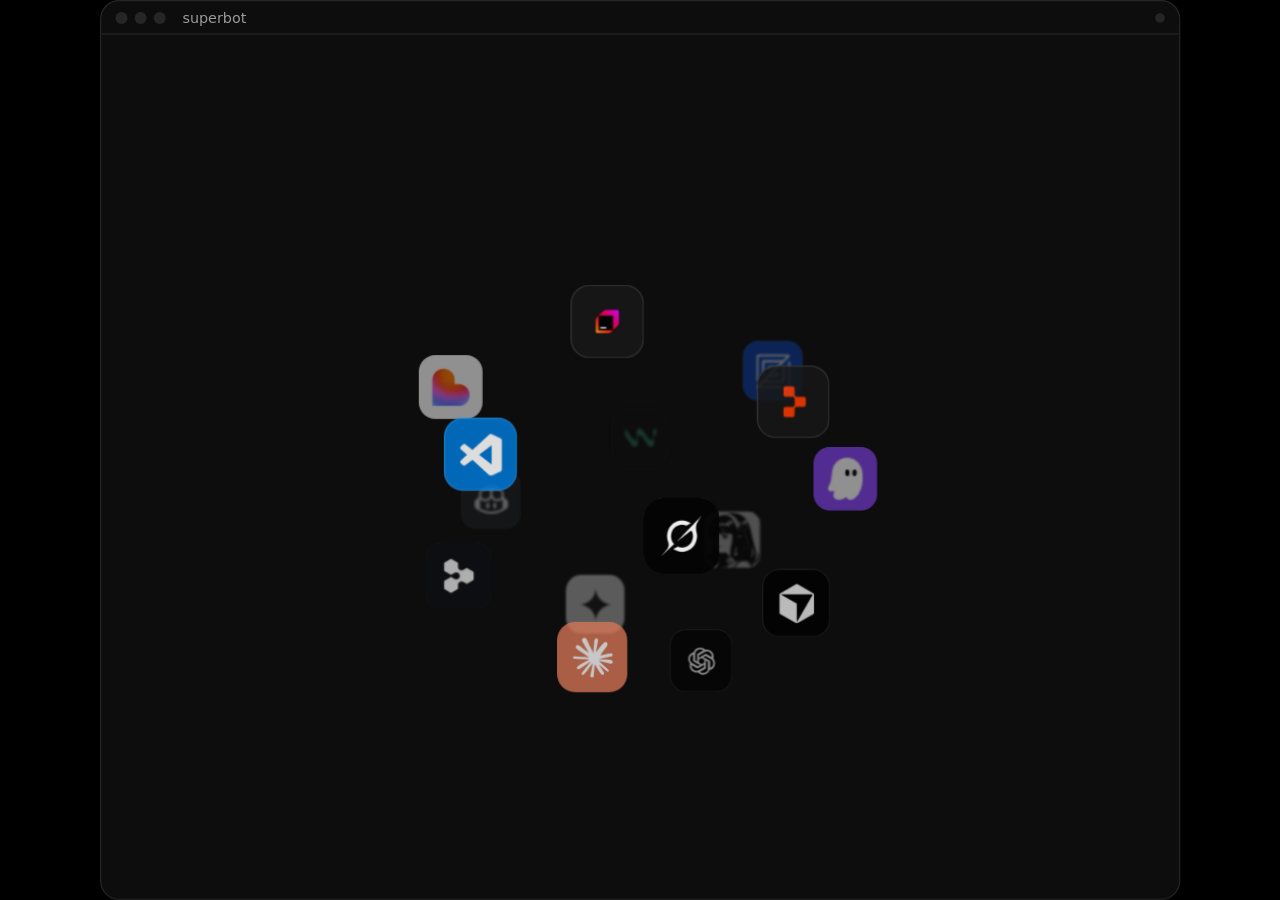
<file: animations/agent-voice-superbot-59d77e34/index.html>
<!doctype html>
<html lang="en">
<head>
<meta charset="utf-8"/>
<meta name="viewport" content="width=device-width, initial-scale=1"/>
<title>a deepfake of my voice — superbot takes the calls · ad spot</title>
<link rel="icon" href="assets/mark-clean.svg" type="image/svg+xml"/>
<meta name="description" content="The superbot.gg hero boots 1:1, a title card, a support rep asks superbot to clone their voice, reads a line into the mic, superbot wires into their phone system, helpdesk and CRM, then takes their next calls on a support desk softphone in their voice. ~51s loop, 1920x1080."/>
<link rel="preconnect" href="https://fonts.googleapis.com"/>
<link rel="stylesheet" href="https://fonts.googleapis.com/css2?family=Roboto:wght@400;500;700&display=swap"/>
<!-- the stage box: the site's own stylesheet, verbatim (site/site/assets/hub-boot-3.css) -->
<link rel="stylesheet" href="assets/hub-boot-3.css"/>
<script src="../../assets/ar.js"></script>
<link rel="stylesheet" href="../../assets/ar.css">
<style>
/* ---------- tokens: the site's own ladder (site/site/assets/site.css :root), verbatim ---------- */
:root {
  color-scheme: dark;
  --bg: #000000; --card: #0d0d0d; --raised: #181818; --line: #262626;
  --fg: #ececec; --secondary: #cfcfcf; --muted: #9a9a9a;
  --accent: #2b6bff; --accent-ink: #ffffff;
  --danger: #c96f6f; --danger-line: #5c3030; --warn: #d9b86b;
  --storm-0: #00e5c3; --storm-1: #2b6bff; --storm-2: #6a1fd8; --storm-3: #c026d3; --storm-4: #ff3d9a;
  --storm-gradient: linear-gradient(135deg, var(--storm-0) 0%, var(--storm-1) 25%, var(--storm-2) 50%, var(--storm-3) 75%, var(--storm-4) 100%);
  --storm-gradient-x: linear-gradient(90deg, var(--storm-0) 0%, var(--storm-1) 25%, var(--storm-2) 50%, var(--storm-3) 75%, var(--storm-4) 100%);
  --storm-action: linear-gradient(135deg, var(--storm-1) 0%, var(--storm-2) 55%, var(--storm-3) 100%);
  --storm: var(--storm-gradient);
  --storm-x: linear-gradient(90deg, var(--storm-1) 0%, var(--storm-2) 45%, var(--storm-3) 75%, var(--storm-4) 100%);
  /* the title cards' word: purple, blue, pink (owner's order) */
  --wsp: linear-gradient(90deg, #6a1fd8 0%, #2b6bff 42%, #c026d3 72%, #ff3d9a 100%);
  --tile-bg: #000000;
  --font-ui: "SF Pro Rounded", "SF Pro Display", -apple-system, system-ui, "Segoe UI", sans-serif;
  --font-mono: ui-monospace, "SF Mono", SFMono-Regular, Menlo, Consolas, "Liberation Mono", monospace;
  --ui: var(--font-ui); --mono: var(--font-mono);
  --r-control: 8px; --r-surface: 16px; --r-pill: 9999px; --r-sm: 8px; --r-md: 8px; --r-lg: 16px; --r-xl: 16px;
  --sp-1: 4px; --sp-2: 8px; --sp-3: 12px; --sp-4: 16px; --sp-5: 20px; --sp-6: 24px;
  --dur-1: 100ms; --dur-2: 150ms; --dur-3: 200ms; --dur-4: 300ms; --dur-5: 500ms;
  --ease-out: cubic-bezier(0.16, 1, 0.3, 1); --ease-std: cubic-bezier(0.2, 0, 0, 1); --ease-in: cubic-bezier(0.4, 0, 1, 1);
  --stage: #0d0d0d; --window: #0d0d0d; /* hero-6.css: the stage ground and the window ground */
}
* { box-sizing: border-box; }
html, body { margin: 0; height: 100%; background: #000; overflow: hidden; }
body { font-family: var(--ui); color: var(--fg); -webkit-font-smoothing: antialiased; }

/* ---------- the 1920x1080 frame, scaled to the viewport ---------- */
#frame { position: absolute; left: 50%; top: 50%; width: 1920px; height: 1080px; transform-origin: 50% 50%; background: #000; overflow: hidden; }
.scene { position: absolute; inset: 0; opacity: 0; visibility: hidden; }
.scene.on { visibility: visible; }
#dip { position: absolute; inset: 0; background: #000; opacity: 0; pointer-events: none; z-index: 50; }

/* ---------- scene 1: the site's hero box, 1:1 ----------
   The live stage measures 1205x753 at a 1920 viewport (hero-6.css --hero-stage-w,
   16/10); it is drawn at that size and scaled 1.434x to 1728x1080, centered, so
   every beat of sphere-intro plays at S=1 exactly as on the page. */
#site { background: #000; }
#site-in { position: absolute; left: 96px; top: 0; width: 1205px; height: 753.125px; transform: scale(1.43402); transform-origin: 0 0; }
#site-in .stage { width: 1205px; height: 753.125px; }
.hub .inner.rail { opacity: 0; }
/* the story's own conversation (the site's two story lines are not used) */
.msg { will-change: opacity, transform; }
.composer .ph.typing { color: var(--fg); }
.composer .ph .caret { display: inline-block; width: 1px; height: 11px; background: var(--fg); vertical-align: -2px; margin-left: 1px; }
.composer .send { transform-origin: 50% 50%; }
.m-text .ch { opacity: 0; }

/* ---------- scenes 2 + 5: the cards (gpt-refusal-superbot-824cef28 #card, verbatim) ---------- */
.card-scene { display: grid; place-items: center; background: #000; }
.card-scene .line { position: absolute; left: 0; right: 0; top: 50%; transform: translateY(-50%); text-align: center; font-size: 132px; font-weight: 800; letter-spacing: -.035em; line-height: 1.04; color: #fff; }
.card-scene .grad { background: var(--wsp); -webkit-background-clip: text; background-clip: text; color: transparent; }

/* ---------- scene 6: the end card (gpt-refusal-superbot-824cef28 #end, verbatim) ---------- */
#end { display: grid; place-items: center; background: #000; }
#end .lock { display: flex; align-items: center; gap: 44px; }
#end svg.face { width: 220px; height: 220px; overflow: visible; }
#end .words { overflow: hidden; }
#end .words h1 { margin: 0; font-size: 128px; font-weight: 800; letter-spacing: -.03em; line-height: 1; color: #fff; }
#end .words p { margin: 12px 0 0 6px; font-size: 34px; color: var(--muted); font-weight: 500; }

@media (prefers-reduced-motion: reduce) {
  .scene { opacity: 0 !important; visibility: hidden !important; }
  #end { opacity: 1 !important; visibility: visible !important; }
  #end .lock > * { transform: none !important; opacity: 1 !important; }
}
/* ---------- the hub's story cards: the voice sample and the wiring, on the app's own .card ---------- */
.m-main .card { margin-top: 3px; max-width: 340px; padding: 7px 9px; gap: 4px; }
.card .c-head { display: flex; align-items: center; gap: 6px; font-weight: 700; color: var(--fg); }
.card .c-head small { margin-left: auto; font: 500 .91em/12px var(--font-mono); color: var(--muted); }
.vc-line { color: var(--secondary); font-style: italic; line-height: 14px; }
.vc-line .w { color: var(--muted); } .vc-line .w.on { color: var(--fg); }
.vc-wave { display: flex; align-items: center; gap: 2px; height: 26px; }
.vc-wave i { flex: 1; height: 3px; border-radius: 2px; background: var(--accent); opacity: .35; }
.vc-foot { display: flex; align-items: center; gap: 6px; color: var(--muted); }
.vc-mic { width: 18px; height: 18px; border-radius: 50%; background: var(--raised); border: 1px solid var(--line); display: grid; place-items: center; color: var(--fg); position: relative; }
.vc-mic svg { width: 10px; height: 10px; fill: none; stroke: currentColor; stroke-width: 2.2; stroke-linecap: round; stroke-linejoin: round; }
.vc-mic.rec { background: #e5484d; border-color: #e5484d; color: #fff; }
.vc-mic.rec::after { content: ""; position: absolute; inset: -4px; border-radius: 50%; border: 1px solid #e5484d; opacity: var(--ring, 0); }
.vc-mic.done { background: rgba(52,211,153,.14); border-color: var(--ok); color: var(--ok); }
.wc-row { display: grid; grid-template-columns: 16px minmax(0, 1fr) auto 68px; align-items: center; gap: 8px; height: 19px; }
.wc-ic { width: 16px; height: 16px; border-radius: 4px; display: grid; place-items: center; font: 700 8px/16px var(--ui); color: #fff; flex: none; }
.wc-row .n { color: var(--fg); white-space: nowrap; overflow: hidden; text-overflow: ellipsis; } .wc-row .n small { color: var(--muted); margin-left: 4px; font-size: .91em; }
.wc-row code { justify-self: start; font: .85em/14px var(--font-mono); color: var(--muted); padding: 0 5px; border-radius: 3px; background: var(--raised); border: 1px solid var(--line); white-space: nowrap; }
.wc-row .st { text-align: right; font-size: .82em; color: var(--muted); white-space: nowrap; font-variant-numeric: tabular-nums; }
.wc-row .st.ok { color: var(--ok); }
.wc-row .st .d { display: inline-block; width: 3px; height: 3px; border-radius: 50%; background: var(--muted); margin-left: 2px; }

/* ---------- scene 4: the support desk softphone ---------- */
#calls { background: #f5f6f8; font-family: "Inter", "SF Pro Text", -apple-system, system-ui, "Segoe UI", sans-serif; color: #111827; -webkit-font-smoothing: antialiased; }
#calls svg { width: 20px; height: 20px; fill: none; stroke: currentColor; stroke-width: 2; stroke-linecap: round; stroke-linejoin: round; flex: none; }
.cb-top { position: absolute; left: 0; right: 0; top: 0; height: 64px; background: #fff; border-bottom: 1px solid #e5e7eb; display: flex; align-items: center; padding: 0 24px; gap: 12px; }
.cb-logo { width: 34px; height: 34px; border-radius: 10px; background: #4f46e5; color: #fff; display: grid; place-items: center; }
.cb-top b { font-size: 18px; font-weight: 700; letter-spacing: -.01em; }
.cb-top .sp { flex: 1; }
.cb-status { display: flex; align-items: center; gap: 8px; height: 36px; padding: 0 14px; border-radius: 18px; background: #ecfdf5; color: #047857; font-size: 14px; font-weight: 600; }
.cb-status i { width: 8px; height: 8px; border-radius: 50%; background: #10b981; }
.cb-me { width: 36px; height: 36px; border-radius: 50%; background: #111827; color: #fff; font: 600 14px/36px var(--ui); text-align: center; margin-left: 8px; }
.cb-nav { position: absolute; left: 0; top: 64px; bottom: 0; width: 232px; background: #fff; border-right: 1px solid #e5e7eb; padding: 16px 12px; display: grid; align-content: start; gap: 4px; }
.cb-nav .it { display: flex; align-items: center; gap: 12px; height: 40px; padding: 0 12px; border-radius: 10px; font-size: 14px; font-weight: 500; color: #4b5563; }
.cb-nav .it.on { background: #eef2ff; color: #4338ca; }
.cb-nav .it em { margin-left: auto; font-style: normal; min-width: 20px; height: 20px; border-radius: 10px; background: #4f46e5; color: #fff; font-size: 11px; font-weight: 700; line-height: 20px; text-align: center; padding: 0 6px; }
.cb-nav .who { position: absolute; left: 12px; right: 12px; bottom: 16px; display: flex; align-items: center; gap: 10px; padding: 10px 12px; border-radius: 12px; background: #f9fafb; font-size: 13px; }
.cb-nav .who i { width: 32px; height: 32px; border-radius: 50%; background: #111827; color: #fff; font: 600 13px/32px var(--ui); text-align: center; font-style: normal; }
.cb-nav .who small { display: block; color: #6b7280; font-size: 12px; }
.cb-main { position: absolute; left: 256px; top: 88px; width: 1000px; bottom: 24px; display: grid; grid-template-rows: auto minmax(0, 1fr); gap: 20px; }
.cb-call { background: #fff; border: 1px solid #e5e7eb; border-radius: 16px; padding: 24px 28px 22px; box-shadow: 0 1px 2px rgba(17,24,39,.04); }
.cb-idle { display: grid; place-items: center; height: 300px; color: #6b7280; font-size: 15px; text-align: center; }
.cb-idle b { display: block; color: #111827; font-size: 18px; margin-bottom: 6px; }
.cb-idle .ring { width: 64px; height: 64px; border-radius: 50%; background: #eef2ff; color: #4f46e5; display: grid; place-items: center; margin-bottom: 14px; }
.cb-idle .ring svg { width: 28px; height: 28px; }
.cb-live { display: none; }
.cb-live.on { display: block; }
.cb-who { display: flex; align-items: center; gap: 18px; }
.cb-av { width: 64px; height: 64px; border-radius: 50%; color: #fff; font: 600 22px/64px var(--ui); text-align: center; }
.cb-who h2 { margin: 0; font-size: 24px; font-weight: 700; letter-spacing: -.01em; }
.cb-who .num { color: #6b7280; font-size: 14px; margin-top: 2px; }
.cb-tag { display: inline-flex; align-items: center; height: 24px; padding: 0 10px; border-radius: 12px; background: #eef2ff; color: #4338ca; font-size: 12px; font-weight: 600; margin-left: 8px; vertical-align: middle; }
.cb-timer { margin-left: auto; text-align: right; }
.cb-timer b { display: block; font: 600 30px/34px var(--font-mono); letter-spacing: .02em; }
.cb-timer small { color: #6b7280; font-size: 12px; }
.cb-wave { margin: 22px 0 6px; height: 64px; display: flex; align-items: center; gap: 3px; }
.cb-wave i { flex: 1; height: 4px; border-radius: 3px; background: #c7d2fe; }
.cb-wave i.c { background: #4f46e5; }
.cb-spk { display: flex; gap: 20px; font-size: 12px; color: #6b7280; }
.cb-spk span { display: flex; align-items: center; gap: 6px; }
.cb-spk span::before { content: ""; width: 8px; height: 8px; border-radius: 50%; background: #d1d5db; }
.cb-spk span.on { color: #111827; font-weight: 600; }
.cb-spk span.on::before { background: #10b981; }
.cb-ctl { display: flex; gap: 10px; margin-top: 18px; }
.cb-btn { display: flex; align-items: center; gap: 8px; height: 44px; padding: 0 18px; border-radius: 12px; background: #f3f4f6; color: #111827; font-size: 14px; font-weight: 600; }
.cb-btn.end { margin-left: auto; background: #dc2626; color: #fff; padding: 0 22px; }
.cb-tr { background: #fff; border: 1px solid #e5e7eb; border-radius: 16px; padding: 18px 24px; overflow: hidden; }
.cb-tr h3 { margin: 0 0 12px; font-size: 13px; font-weight: 700; letter-spacing: .06em; text-transform: uppercase; color: #6b7280; display: flex; align-items: center; gap: 8px; }
.cb-tr h3 i { width: 8px; height: 8px; border-radius: 50%; background: #ef4444; }
.cb-ln { display: flex; gap: 12px; margin-bottom: 12px; opacity: 0; }
.cb-ln .sp { flex: none; width: 150px; display: flex; align-items: center; gap: 6px; height: 24px; padding: 0 8px; border-radius: 6px; font-size: 12px; font-weight: 700; }
.cb-ln.cust .sp { background: #f3f4f6; color: #374151; }
.cb-ln.me .sp { background: #eef2ff; color: #4338ca; }
.cb-ln .sp img { width: 12px; height: 12px; }
.cb-ln .tx { font-size: 15px; line-height: 24px; color: #111827; }
.cb-ln .tx .ch { opacity: 0; }
.cb-side { position: absolute; left: 1280px; top: 88px; width: 400px; bottom: 24px; display: grid; align-content: start; gap: 20px; }
.cb-card { background: #fff; border: 1px solid #e5e7eb; border-radius: 16px; padding: 18px 20px; }
.cb-card h3 { margin: 0 0 12px; font-size: 13px; font-weight: 700; letter-spacing: .06em; text-transform: uppercase; color: #6b7280; }
.cb-kv { display: flex; justify-content: space-between; font-size: 14px; padding: 7px 0; border-bottom: 1px solid #f3f4f6; }
.cb-kv:last-child { border-bottom: 0; }
.cb-kv span { color: #6b7280; } .cb-kv b { font-weight: 600; }
.cb-kv .pill { height: 22px; padding: 0 8px; border-radius: 11px; background: #fef3c7; color: #92400e; font-size: 12px; font-weight: 600; line-height: 22px; }
.cb-kv .pill.ok { background: #ecfdf5; color: #047857; }
.cb-q { display: flex; align-items: center; gap: 12px; padding: 8px 0; font-size: 14px; }
.cb-q i { width: 32px; height: 32px; border-radius: 50%; color: #fff; font: 600 13px/32px var(--ui); text-align: center; font-style: normal; }
.cb-q small { display: block; color: #6b7280; font-size: 12px; }
.cb-q em { margin-left: auto; font-style: normal; font: 600 13px var(--font-mono); color: #b45309; }
/* the incoming call toast */
#cb-ring { position: absolute; left: 50%; top: 92px; width: 520px; margin-left: -260px; padding: 16px 18px; border-radius: 16px; background: #111827; color: #fff; display: flex; align-items: center; gap: 14px; box-shadow: 0 20px 50px rgba(17,24,39,.35); opacity: 0; z-index: 10; }
#cb-ring .pulse { position: relative; width: 44px; height: 44px; border-radius: 50%; background: #10b981; display: grid; place-items: center; }
#cb-ring .pulse::after { content: ""; position: absolute; inset: -6px; border-radius: 50%; border: 2px solid #10b981; opacity: var(--ring, 0); transform: scale(var(--rs, 1)); }
#cb-ring .t b { display: block; font-size: 16px; }
#cb-ring .t span { font-size: 13px; color: #9ca3af; }
#cb-ring .acc { margin-left: auto; height: 40px; padding: 0 18px; border-radius: 10px; background: #10b981; color: #fff; font-size: 14px; font-weight: 700; display: flex; align-items: center; gap: 8px; transform-origin: 50% 50%; }
#cb-ring .dec { height: 40px; padding: 0 16px; border-radius: 10px; background: #374151; color: #fff; font-size: 14px; font-weight: 600; display: flex; align-items: center; }
/* superbot on the line, bottom-right: the storm-stroke card */
#agent { position: absolute; right: 44px; bottom: 44px; width: 380px; padding: 18px 20px 16px; border-radius: 22px; border: 3px solid transparent; background: linear-gradient(#000, #000) padding-box, var(--storm) border-box; box-shadow: 0 30px 70px rgba(0,0,0,.35), 0 0 40px rgba(106,31,216,.25); opacity: 0; transform-origin: 100% 100%; z-index: 20; font-family: var(--ui); color: #fff; }
#agent .p-head { display: flex; align-items: center; gap: 12px; font-size: 26px; font-weight: 800; letter-spacing: -.02em; }
#agent .p-head img { width: 32px; height: 32px; }
#agent .p-line { margin-top: 10px; display: flex; align-items: center; gap: 10px; font-size: 18px; font-weight: 600; color: var(--secondary); }
#agent .p-line i { width: 10px; height: 10px; border-radius: 50%; background: #34d399; box-shadow: 0 0 10px #34d399; }
#agent .p-line b { color: #fff; font-variant-numeric: tabular-nums; margin-left: auto; }

/* ---------- aspect ratios (assets/ar.css): the scenes reflow to the frame ---------- */
html { --site-k: 1.43402; } /* the hero is drawn at 1205x753 and shown at 1.434 (assets/ar.css reflows it per ratio) */
/* the call desk goes fluid on narrower frames: the main lane stretches, the side column hugs the right, the nav then the side column drop */
html[data-ar]:not([data-ar="16x9"]) .cb-main { width: auto; right: 448px; }
html[data-ar]:not([data-ar="16x9"]) .cb-side { left: auto; right: 24px; }
html[data-ar="1x1"] .cb-nav, html[data-ar="4x5"] .cb-nav { display: none; }
html[data-ar="1x1"] .cb-main, html[data-ar="4x5"] .cb-main { left: 24px; }
html[data-ar="4x5"] .cb-side { display: none; }
html[data-ar="4x5"] .cb-main { right: 24px; }
</style>
</head>
<body>
<svg width="0" height="0" style="position:absolute" aria-hidden="true" focusable="false">
  <defs>
    <!-- the brand face: mark-clean.svg's mask geometry (site/site/assets/brand) -->
    <mask id="face" maskUnits="userSpaceOnUse" x="-30" y="-30" width="160" height="160">
      <g fill="#fff"><rect x="14" y="32" width="72" height="54" rx="15"/><path d="M14 46V28Q14 20 21 21Q28 24 36 32Z"/><path d="M86 46V28Q86 20 79 21Q72 24 64 32Z"/></g>
      <g fill="#000"><ellipse cx="35" cy="58" rx="8" ry="11"/><ellipse cx="65" cy="58" rx="8" ry="11"/></g>
    </mask>
    <!-- the site's icon registry (site/index.html #sb-ic-*), verbatim: the rail and the sphere draw from it -->
    <symbol id="sb-ic-claude" viewBox="0 0 24 24" fill="currentColor"><path d="m4.7144 15.9555 4.7174-2.6471.079-.2307-.079-.1275h-.2307l-.7893-.0486-2.6956-.0729-2.3375-.0971-2.2646-.1214-.5707-.1215-.5343-.7042.0546-.3522.4797-.3218.686.0608 1.5179.1032 2.2767.1578 1.6514.0972 2.4468.255h.3886l.0546-.1579-.1336-.0971-.1032-.0972L6.973 9.8356l-2.55-1.6879-1.3356-.9714-.7225-.4918-.3643-.4614-.1578-1.0078.6557-.7225.8803.0607.2246.0607.8925.686 1.9064 1.4754 2.4893 1.8336.3643.3035.1457-.1032.0182-.0728-.164-.2733-1.3539-2.4467-1.445-2.4893-.6435-1.032-.17-.6194c-.0607-.255-.1032-.4674-.1032-.7285L6.287.1335 6.6997 0l.9957.1336.419.3642.6192 1.4147 1.0018 2.2282 1.5543 3.0296.4553.8985.2429.8318.091.255h.1579v-.1457l.1275-1.706.2368-2.0947.2307-2.6957.0789-.7589.3764-.9107.7468-.4918.5828.2793.4797.686-.0668.4433-.2853 1.8517-.5586 2.9021-.3643 1.9429h.2125l.2429-.2429.9835-1.3053 1.6514-2.0643.7286-.8196.85-.9046.5464-.4311h1.0321l.759 1.1293-.34 1.1657-1.0625 1.3478-.8804 1.1414-1.2628 1.7-.7893 1.36.0729.1093.1882-.0183 2.8535-.607 1.5421-.2794 1.8396-.3157.8318.3886.091.3946-.3278.8075-1.967.4857-2.3072.4614-3.4364.8136-.0425.0304.0486.0607 1.5482.1457.6618.0364h1.621l3.0175.2247.7892.522.4736.6376-.079.4857-1.2142.6193-1.6393-.3886-3.825-.9107-1.3113-.3279h-.1822v.1093l1.0929 1.0686 2.0035 1.8092 2.5075 2.3314.1275.5768-.3218.4554-.34-.0486-2.2039-1.6575-.85-.7468-1.9246-1.621h-.1275v.17l.4432.6496 2.3436 3.5214.1214 1.0807-.17.3521-.6071.2125-.6679-.1214-1.3721-1.9246L14.38 17.959l-1.1414-1.9428-.1397.079-.674 7.2552-.3156.3703-.7286.2793-.6071-.4614-.3218-.7468.3218-1.4753.3886-1.9246.3157-1.53.2853-1.9004.17-.6314-.0121-.0425-.1397.0182-1.4328 1.9672-2.1796 2.9446-1.7243 1.8456-.4128.164-.7164-.3704.0667-.6618.4008-.5889 2.386-3.0357 1.4389-1.882.929-1.0868-.0062-.1579h-.0546l-6.3385 4.1164-1.1293.1457-.4857-.4554.0608-.7467.2307-.2429 1.9064-1.3114Z"/></symbol>
    <symbol id="sb-ic-cursor" viewBox="0 0 24 24" fill="currentColor"><path d="M11.503.131 1.891 5.678a.84.84 0 0 0-.42.726v11.188c0 .3.162.575.42.724l9.609 5.55a1 1 0 0 0 .998 0l9.61-5.55a.84.84 0 0 0 .42-.724V6.404a.84.84 0 0 0-.42-.726L12.497.131a1.01 1.01 0 0 0-.996 0M2.657 6.338h18.55c.263 0 .43.287.297.515L12.23 22.918c-.062.107-.229.064-.229-.06V12.335a.59.59 0 0 0-.295-.51l-9.11-5.257c-.109-.063-.064-.23.061-.23"/></symbol>
    <symbol id="sb-ic-vscode" viewBox="0 0 100 100" fill="currentColor"><path fill-rule="evenodd" clip-rule="evenodd" d="M70.9119 99.3171C72.4869 99.9307 74.2828 99.8914 75.8725 99.1264L96.4608 89.2197C98.6242 88.1787 100 85.9892 100 83.5872V16.4133C100 14.0113 98.6243 11.8218 96.4609 10.7808L75.8725 0.873756C73.7862 -0.130129 71.3446 0.11576 69.5135 1.44695C69.252 1.63711 69.0028 1.84943 68.769 2.08341L29.3551 38.0415L12.1872 25.0096C10.589 23.7965 8.35363 23.8959 6.86933 25.2461L1.36303 30.2549C-0.452552 31.9064 -0.454633 34.7627 1.35853 36.417L16.2471 50.0001L1.35853 63.5832C-0.454633 65.2374 -0.452552 68.0938 1.36303 69.7453L6.86933 74.7541C8.35363 76.1043 10.589 76.2037 12.1872 74.9905L29.3551 61.9587L68.769 97.9167C69.3925 98.5406 70.1246 99.0104 70.9119 99.3171ZM75.0152 27.2989L45.1091 50.0001L75.0152 72.7012V27.2989Z"/></symbol>
    <symbol id="sb-ic-openai" viewBox="0 0 2406 2406" fill="currentColor"><path id="sb-oai-petal" d="M1107.3 299.1c-197.999 0-373.9 127.3-435.2 315.3L650 743.5v427.9c0 21.4 11 40.4 29.4 51.4l344.5 198.515V833.3h.1v-27.9L1372.7 604c33.715-19.52 70.44-32.857 108.47-39.828L1447.6 450.3C1361 353.5 1237.1 298.5 1107.3 299.1zm0 117.5-.6.6c79.699 0 156.3 27.5 217.6 78.4-2.5 1.2-7.4 4.3-11 6.1L952.8 709.3c-18.4 10.4-29.4 30-29.4 51.4V1248l-155.1-89.4V755.8c-.1-187.099 151.601-338.9 339-339.2z"/><use href="#sb-oai-petal" transform="rotate(60 1203 1203)"/><use href="#sb-oai-petal" transform="rotate(120 1203 1203)"/><use href="#sb-oai-petal" transform="rotate(180 1203 1203)"/><use href="#sb-oai-petal" transform="rotate(240 1203 1203)"/><use href="#sb-oai-petal" transform="rotate(300 1203 1203)"/></symbol>
    <symbol id="sb-ic-gemini" viewBox="0 0 24 24" fill="currentColor"><path d="M11.04 19.32Q12 21.51 12 24q0-2.49.93-4.68.96-2.19 2.58-3.81t3.81-2.55Q21.51 12 24 12q-2.49 0-4.68-.93a12.3 12.3 0 0 1-3.81-2.58 12.3 12.3 0 0 1-2.58-3.81Q12 2.49 12 0q0 2.49-.96 4.68-.93 2.19-2.55 3.81a12.3 12.3 0 0 1-3.81 2.58Q2.49 12 0 12q2.49 0 4.68.96 2.19.93 3.81 2.55t2.55 3.81"/></symbol>
    <symbol id="sb-ic-zed" viewBox="0 0 24 24" fill="currentColor"><path d="M2.25 1.5a.75.75 0 0 0-.75.75v16.5H0V2.25A2.25 2.25 0 0 1 2.25 0h20.095c1.002 0 1.504 1.212.795 1.92L10.764 14.298h3.486V12.75h1.5v1.922a1.125 1.125 0 0 1-1.125 1.125H9.264l-2.578 2.578h11.689V9h1.5v9.375a1.5 1.5 0 0 1-1.5 1.5H5.185L2.562 22.5H21.75a.75.75 0 0 0 .75-.75V5.25H24v16.5A2.25 2.25 0 0 1 21.75 24H1.655C.653 24 .151 22.788.86 22.08L13.19 9.75H9.75v1.5h-1.5V9.375A1.125 1.125 0 0 1 9.375 8.25h5.314l2.625-2.625H5.625V15h-1.5V5.625a1.5 1.5 0 0 1 1.5-1.5h13.19L21.438 1.5z"/></symbol>
    <symbol id="sb-ic-windsurf" viewBox="0 0 24 24" fill="currentColor"><path d="M23.55 5.067c-1.2038-.002-2.1806.973-2.1806 2.1765v4.8676c0 .972-.8035 1.7594-1.7597 1.7594-.568 0-1.1352-.286-1.4718-.7659l-4.9713-7.1003c-.4125-.5896-1.0837-.941-1.8103-.941-1.1334 0-2.1533.9635-2.1533 2.153v4.8957c0 .972-.7969 1.7594-1.7596 1.7594-.57 0-1.1363-.286-1.4728-.7658L.4076 5.1598C.2822 4.9798 0 5.0688 0 5.2882v4.2452c0 .2147.0656.4228.1884.599l5.4748 7.8183c.3234.462.8006.8052 1.3509.9298 1.3771.313 2.6446-.747 2.6446-2.0977v-4.893c0-.972.7875-1.7593 1.7596-1.7593h.003a1.798 1.798 0 0 1 1.4718.7658l4.9723 7.0994c.4135.5905 1.05.941 1.8093.941 1.1587 0 2.1515-.9645 2.1515-2.153v-4.8948c0-.972.7875-1.7594 1.7596-1.7594h.194a.22.22 0 0 0 .2204-.2202v-4.622a.22.22 0 0 0-.2203-.2203Z"/></symbol>
    <symbol id="sb-ic-copilot" viewBox="0 0 24 24" fill="currentColor"><path d="M23.922 16.997C23.061 18.492 18.063 22.02 12 22.02 5.937 22.02.939 18.492.078 16.997A.641.641 0 0 1 0 16.741v-2.869a.883.883 0 0 1 .053-.22c.372-.935 1.347-2.292 2.605-2.656.167-.429.414-1.055.644-1.517a10.098 10.098 0 0 1-.052-1.086c0-1.331.282-2.499 1.132-3.368.397-.406.89-.717 1.474-.952C7.255 2.937 9.248 1.98 11.978 1.98c2.731 0 4.767.957 6.166 2.093.584.235 1.077.546 1.474.952.85.869 1.132 2.037 1.132 3.368 0 .368-.014.733-.052 1.086.23.462.477 1.088.644 1.517 1.258.364 2.233 1.721 2.605 2.656a.841.841 0 0 1 .053.22v2.869a.641.641 0 0 1-.078.256Zm-11.75-5.992h-.344a4.359 4.359 0 0 1-.355.508c-.77.947-1.918 1.492-3.508 1.492-1.725 0-2.989-.359-3.782-1.259a2.137 2.137 0 0 1-.085-.104L4 11.746v6.585c1.435.779 4.514 2.179 8 2.179 3.486 0 6.565-1.4 8-2.179v-6.585l-.098-.104s-.033.045-.085.104c-.793.9-2.057 1.259-3.782 1.259-1.59 0-2.738-.545-3.508-1.492a4.359 4.359 0 0 1-.355-.508Zm2.328 3.25c.549 0 1 .451 1 1v2c0 .549-.451 1-1 1-.549 0-1-.451-1-1v-2c0-.549.451-1 1-1Zm-5 0c.549 0 1 .451 1 1v2c0 .549-.451 1-1 1-.549 0-1-.451-1-1v-2c0-.549.451-1 1-1Zm3.313-6.185c.136 1.057.403 1.913.878 2.497.442.544 1.134.938 2.344.938 1.573 0 2.292-.337 2.657-.751.384-.435.558-1.15.558-2.361 0-1.14-.243-1.847-.705-2.319-.477-.488-1.319-.862-2.824-1.025-1.487-.161-2.192.138-2.533.529-.269.307-.437.808-.438 1.578v.021c0 .265.021.562.063.893Zm-1.626 0c.042-.331.063-.628.063-.894v-.02c-.001-.77-.169-1.271-.438-1.578-.341-.391-1.046-.69-2.533-.529-1.505.163-2.347.537-2.824 1.025-.462.472-.705 1.179-.705 2.319 0 1.211.175 1.926.558 2.361.365.414 1.084.751 2.657.751 1.21 0 1.902-.394 2.344-.938.475-.584.742-1.44.878-2.497Z"/></symbol>
    <!-- Material icons, for the Gmail scene -->
    <!-- the Gmail M -->
  </defs>
</svg>

<div id="frame">

  <!-- ============ scene 1: the site's hero box (site/index.html #stage), 1:1 ============ -->
  <section class="scene on" id="site" aria-label="superbot boots">
    <div id="site-in">
      <div class="stage" id="stage" role="figure" aria-label="superbot's apps spin up, merge into the mark, the rail drops from it and the frontend extends">
        <div class="stage-bar"><i></i><i></i><i></i><span>superbot</span><em class="led" id="led"></em></div>
        <div class="body">
          <div class="margin" id="margin" aria-hidden="true"></div>
          <div class="arena" id="arena">
            <!-- the hub: the real app's layout (rail, chats, chat lane), from site/index.html -->
            <div class="hub" id="hub" aria-hidden="true">
              <nav class="rail inner">
                <span class="rail-item sb sel"><img src="assets/tile.svg" alt="" width="44" height="44"/></span>
                <span class="rail-div"></span>
                <span class="rail-item" data-app="openai"><svg><use href="#sb-ic-openai"/></svg><i class="dot"></i></span>
                <span class="rail-item" data-app="claude"><svg><use href="#sb-ic-claude"/></svg><i class="dot bad"></i></span>
                <span class="rail-item" data-app="gemini"><svg><use href="#sb-ic-gemini"/></svg><i class="dot"></i></span>
                <span class="rail-item" data-app="cursor"><svg><use href="#sb-ic-cursor"/></svg><i class="dot"></i></span>
                <span class="rail-item bleed" data-app="devin"><img src="assets/devin.png" alt="" width="44" height="44"/><i class="dot"></i></span>
                <span class="rail-item bleed" data-app="hermes"><img src="assets/hermes.png" alt="" width="44" height="44"/><i class="dot"></i></span>
                <span class="rail-item bleed" data-app="grok"><img src="assets/grok.png" alt="" width="44" height="44"/><i class="dot"></i></span>
                <span class="rail-item" data-app="copilot"><svg><use href="#sb-ic-copilot"/></svg><i class="dot"></i></span>
                <span class="rail-div"></span>
                <span class="rail-item folder">
                  <svg viewBox="0 0 24 24" fill="none" stroke="currentColor" stroke-width="2.4" stroke-linecap="round" stroke-linejoin="round"><path d="M12 22v5"/><path d="M9 8V2"/><path d="M15 8V2"/><path d="M18 8v5a4 4 0 0 1-4 4h-4a4 4 0 0 1-4-4V8Z"/></svg>
                  <svg viewBox="0 0 24 24" fill="none" stroke="currentColor" stroke-width="2.4" stroke-linecap="round" stroke-linejoin="round"><path d="M2.586 17.414A2 2 0 0 0 2 18.828V21a1 1 0 0 0 1 1h3a1 1 0 0 0 1-1v-1a1 1 0 0 1 1-1h1a1 1 0 0 0 1-1v-1a1 1 0 0 1 1-1h.172a2 2 0 0 0 1.414-.586l.814-.814a6.5 6.5 0 1 0-4-4z"/><circle cx="16.5" cy="7.5" r=".5" fill="currentColor"/></svg>
                  <svg viewBox="0 0 24 24" fill="none" stroke="currentColor" stroke-width="2.4" stroke-linecap="round" stroke-linejoin="round"><path d="M20 20a2 2 0 0 0 2-2V8a2 2 0 0 0-2-2h-7.9a2 2 0 0 1-1.69-.9L9.6 3.9A2 2 0 0 0 7.93 3H4a2 2 0 0 0-2 2v13a2 2 0 0 0 2 2Z"/></svg>
                  <svg viewBox="0 0 24 24" fill="none" stroke="currentColor" stroke-width="2.4" stroke-linecap="round" stroke-linejoin="round"><path d="M9.937 15.5A2 2 0 0 0 8.5 14.063l-6.135-1.582a.5.5 0 0 1 0-.962L8.5 9.936A2 2 0 0 0 9.937 8.5l1.582-6.135a.5.5 0 0 1 .963 0L14.063 8.5A2 2 0 0 0 15.5 9.937l6.135 1.581a.5.5 0 0 1 0 .964L15.5 14.063a2 2 0 0 0-1.437 1.437l-1.582 6.135a.5.5 0 0 1-.963 0z"/></svg>
                  <i class="dot"></i>
                </span>
                <span class="rail-item add">+</span>
              </nav>
              <div class="chats inner">
                <div class="side-head"><img src="assets/mark-clean.svg" alt="" width="14" height="14"/><b>superbot.gg</b><i class="side-ic ic-btn"><svg viewBox="0 0 24 24" fill="none" stroke="currentColor" stroke-width="2" stroke-linecap="round" stroke-linejoin="round"><circle cx="11" cy="11" r="7"/><path d="m21 21-4-4"/></svg></i><i class="side-ic"><svg viewBox="0 0 24 24" fill="none" stroke="currentColor" stroke-width="2" stroke-linecap="round" stroke-linejoin="round"><rect x="3" y="3" width="18" height="18" rx="2"/><path d="M9 3v18"/></svg></i></div>
                <span class="row new"><svg viewBox="0 0 24 24" fill="none" stroke="currentColor" stroke-linecap="round" stroke-linejoin="round"><path d="M12 5H7a2 2 0 0 0-2 2v10a2 2 0 0 0 2 2h10a2 2 0 0 0 2-2v-5"/><path d="M18.5 2.5a2.12 2.12 0 0 1 3 3L13 14l-4 1 1-4Z"/></svg>New chat</span>
                <span class="row"><svg viewBox="0 0 24 24" fill="none" stroke="currentColor" stroke-linecap="round" stroke-linejoin="round"><path d="m12 2 9 5-9 5-9-5 9-5Z"/><path d="m3 12 9 5 9-5"/><path d="m3 17 9 5 9-5"/></svg>Manage Context</span>
                <span class="row"><svg viewBox="0 0 24 24" fill="none" stroke="currentColor" stroke-linecap="round" stroke-linejoin="round"><circle cx="12" cy="12" r="9"/><path d="M12 6.5v11"/><path d="M14.6 9.4c-.9-1.3-5.8-1.4-5.8.9 0 2.5 6.2 1.4 6.2 3.8 0 2.3-5.2 2.1-6.4.7"/></svg>View Savings</span>
                <span class="row"><svg viewBox="0 0 24 24" fill="none" stroke="currentColor" stroke-linecap="round" stroke-linejoin="round"><path d="M3 3v18h18"/><path d="M8 17v-6"/><path d="M13 17V7"/><path d="M18 17v-3"/></svg>View Usage</span>
                <span class="row"><svg viewBox="0 0 24 24" fill="none" stroke="currentColor" stroke-linecap="round" stroke-linejoin="round"><path d="m3 6 2 2 4-4"/><path d="m3 14 2 2 4-4"/><path d="M13 6h8"/><path d="M13 16h8"/></svg>Setup<i class="cnt">3</i></span>
                <div class="cap-row"><span class="cap"><svg viewBox="0 0 24 24" fill="none" stroke="currentColor" stroke-width="2.4" stroke-linecap="round" stroke-linejoin="round"><path d="m6 9 6 6 6-6"/></svg>Recents</span><span class="cnt-r">1</span></div>
                <div class="today">Today</div>
                <span class="row chat on"><i class="sp"><svg viewBox="0 0 24 24" fill="none" stroke="currentColor" stroke-width="2" stroke-linecap="round" stroke-linejoin="round"><path d="M21 11.5a8.38 8.38 0 0 1-.9 3.8 8.5 8.5 0 0 1-7.6 4.7 8.38 8.38 0 0 1-3.8-.9L3 21l1.9-5.7a8.38 8.38 0 0 1-.9-3.8 8.5 8.5 0 0 1 4.7-7.6 8.38 8.38 0 0 1 3.8-.9h.5a8.48 8.48 0 0 1 8 8v.5Z"/></svg></i><span class="t">which rate limiter…</span><em>12m</em></span>
                <span class="row chat"><i class="sp"><svg viewBox="0 0 24 24" fill="none" stroke="currentColor" stroke-width="2" stroke-linecap="round" stroke-linejoin="round"><path d="M21 11.5a8.38 8.38 0 0 1-.9 3.8 8.5 8.5 0 0 1-7.6 4.7 8.38 8.38 0 0 1-3.8-.9L3 21l1.9-5.7a8.38 8.38 0 0 1-.9-3.8 8.5 8.5 0 0 1 4.7-7.6 8.38 8.38 0 0 1 3.8-.9h.5a8.48 8.48 0 0 1 8 8v.5Z"/></svg></i><span class="t">rank the import pa…</span><em>3h</em></span>
                <span class="row chat"><i class="sp"><svg viewBox="0 0 24 24" fill="none" stroke="currentColor" stroke-width="2" stroke-linecap="round" stroke-linejoin="round"><path d="M21 11.5a8.38 8.38 0 0 1-.9 3.8 8.5 8.5 0 0 1-7.6 4.7 8.38 8.38 0 0 1-3.8-.9L3 21l1.9-5.7a8.38 8.38 0 0 1-.9-3.8 8.5 8.5 0 0 1 4.7-7.6 8.38 8.38 0 0 1 3.8-.9h.5a8.48 8.48 0 0 1 8 8v.5Z"/></svg></i><span class="t">trello card test</span><em>1d</em></span>
                <span class="row chat"><i class="sp"><svg viewBox="0 0 24 24" fill="none" stroke="currentColor" stroke-width="2" stroke-linecap="round" stroke-linejoin="round"><path d="M21 11.5a8.38 8.38 0 0 1-.9 3.8 8.5 8.5 0 0 1-7.6 4.7 8.38 8.38 0 0 1-3.8-.9L3 21l1.9-5.7a8.38 8.38 0 0 1-.9-3.8 8.5 8.5 0 0 1 4.7-7.6 8.38 8.38 0 0 1 3.8-.9h.5a8.48 8.48 0 0 1 8 8v.5Z"/></svg></i><span class="t">dedupe the always…</span><em>3d</em></span>
                <span class="row chat"><i class="sp"><svg viewBox="0 0 24 24" fill="none" stroke="currentColor" stroke-width="2" stroke-linecap="round" stroke-linejoin="round"><path d="M21 11.5a8.38 8.38 0 0 1-.9 3.8 8.5 8.5 0 0 1-7.6 4.7 8.38 8.38 0 0 1-3.8-.9L3 21l1.9-5.7a8.38 8.38 0 0 1-.9-3.8 8.5 8.5 0 0 1 4.7-7.6 8.38 8.38 0 0 1 3.8-.9h.5a8.48 8.48 0 0 1 8 8v.5Z"/></svg></i><span class="t">macapp notarizati…</span><em>1w</em></span>
                <div class="ctx-mini" aria-hidden="true"><div class="cx-in">
                  <div class="cx"><span>this week</span><b>$5.15</b></div>
                  <div class="bar"><i style="--p:82%"></i></div>
                  <div class="cx"><span>context</span><b>361k</b></div>
                </div></div>
                <div class="user"><span class="avatar" style="--c:var(--raised)">D<i class="dot ok"></i></span><span class="u-tx"><b>hi@superbot.gg</b><small>no balance yet</small></span><svg class="u-gear" viewBox="0 0 24 24" fill="none" stroke="currentColor" stroke-width="2" stroke-linecap="round" stroke-linejoin="round"><path d="M12.22 2h-.44a2 2 0 0 0-2 2v.18a2 2 0 0 1-1 1.73l-.43.25a2 2 0 0 1-2 0l-.15-.08a2 2 0 0 0-2.73.73l-.22.38a2 2 0 0 0 .73 2.73l.15.1a2 2 0 0 1 1 1.72v.51a2 2 0 0 1-1 1.74l-.15.09a2 2 0 0 0-.73 2.73l.22.38a2 2 0 0 0 2.73.73l.15-.08a2 2 0 0 1 2 0l.43.25a2 2 0 0 1 1 1.73V20a2 2 0 0 0 2 2h.44a2 2 0 0 0 2-2v-.18a2 2 0 0 1 1-1.73l.43-.25a2 2 0 0 1 2 0l.15.08a2 2 0 0 0 2.73-.73l.22-.39a2 2 0 0 0-.73-2.73l-.15-.08a2 2 0 0 1-1-1.74v-.5a2 2 0 0 1 1-1.74l.15-.09a2 2 0 0 0 .73-2.73l-.22-.38a2 2 0 0 0-2.73-.73l-.15.08a2 2 0 0 1-2 0l-.43-.25a2 2 0 0 1-1-1.73V4a2 2 0 0 0-2-2z"/><circle cx="12" cy="12" r="3"/></svg></div>
              </div>
              <div class="main inner">
                <div class="chat-head"><b>chat</b><span class="search">Search<kbd>⌘K</kbd></span><span class="ask"><img src="assets/mark-clean.svg" alt="" width="12" height="12"/>Ask Superbot</span><span class="ptoggle"><svg viewBox="0 0 24 24" fill="none" stroke="currentColor" stroke-width="2" stroke-linecap="round" stroke-linejoin="round"><rect x="3" y="3" width="18" height="18" rx="2"/><path d="M15 3v18"/></svg></span></div>
                <div class="feed" id="feed">
                  <div class="welcome"><span class="w-ic"><img src="assets/mark-clean.svg" alt="" width="14" height="14"/></span><span class="w-tx"><b>Welcome to #chat</b><small>This is the start of your conversation with Superbot.</small></span></div>
                  <div class="date-div">September 11, 2026</div>
                  <div class="msg" id="h-user"><span class="avatar" style="--c:#fb7185">D</span><div class="m-main"><div class="m-head"><span class="m-name">dan</span><span class="m-when">9:02 AM</span></div><div class="m-text" id="h-ask"></div></div></div>
                  <div class="msg" id="h-bot1"><span class="avatar sb"><img src="assets/mark-clean.svg" alt=""/></span><div class="m-main"><div class="m-head"><span class="m-name">superbot</span><span class="app">APP</span><span class="m-when">9:02 AM</span></div><div class="m-text" id="h-r1"></div>
                    <div class="card" id="vcard"><div class="c-head">Voice sample<small id="vc-time">0:00</small></div><div class="vc-line" id="vc-line"></div><div class="vc-wave" id="vc-wave"></div><div class="vc-foot"><span class="vc-mic" id="vc-mic"><svg viewBox="0 0 24 24"><rect x="9" y="2" width="6" height="12" rx="3"/><path d="M5 10a7 7 0 0 0 14 0"/><path d="M12 17v4"/></svg></span><span id="vc-status">tap the mic and read the line</span></div></div>
                  </div></div>
                  <div class="msg" id="h-bot2"><span class="avatar sb"><img src="assets/mark-clean.svg" alt=""/></span><div class="m-main"><div class="m-head"><span class="m-name">superbot</span><span class="app">APP</span><span class="m-when">9:03 AM</span></div><div class="m-text" id="h-r2"></div>
                    <div class="card" id="wcard"><div class="c-head">Wiring into your system<small id="wc-n">0/4</small></div><div id="wc-rows"></div></div>
                  </div></div>
                  <div class="msg" id="h-bot3"><span class="avatar sb"><img src="assets/mark-clean.svg" alt=""/></span><div class="m-main"><div class="m-head"><span class="m-name">superbot</span><span class="app">APP</span><span class="m-when">9:03 AM</span></div><div class="m-text" id="h-r3"></div></div></div>
                  <div class="msg" id="h-user2"><span class="avatar" style="--c:#fb7185">D</span><div class="m-main"><div class="m-head"><span class="m-name">dan</span><span class="m-when">9:04 AM</span></div><div class="m-text" id="h-ask2"></div></div></div>
                </div>
                <div class="composer" aria-hidden="true"><div class="pill"><span class="plus">+</span><span class="ph" id="h-ph">How can superbot help you today?</span><span class="picker">superbot ▾</span><span class="send" id="h-send"><svg viewBox="0 0 24 24" fill="none" stroke="currentColor" stroke-width="2.4" stroke-linecap="round" stroke-linejoin="round"><path d="M4 12h15"/><path d="m13 6 6 6-6 6"/></svg></span></div></div>
              </div>
            </div>
          </div>
        </div>
      </div>
    </div>
  </section>

  <!-- ============ scene 2: the title card ============ -->
  <section class="scene card-scene" id="card1" aria-label="Your all in one agent workspace">
    <div class="line" id="card1-l">Your all in one<br/>agent <span class="grad">workspace</span></div>
  </section>

  <!-- ============ scene 4: the support desk softphone ============ -->
  <section class="scene" id="calls" aria-label="superbot takes the calls in the user's voice">
    <div class="cb-top"><span class="cb-logo"><svg viewBox="0 0 24 24"><path d="M22 16.92v3a2 2 0 0 1-2.18 2 19.79 19.79 0 0 1-8.63-3.07 19.5 19.5 0 0 1-6-6 19.79 19.79 0 0 1-3.07-8.67A2 2 0 0 1 4.11 2h3a2 2 0 0 1 2 1.72c.13.96.36 1.9.7 2.81a2 2 0 0 1-.45 2.11L8.09 9.91a16 16 0 0 0 6 6l1.27-1.27a2 2 0 0 1 2.11-.45c.91.34 1.85.57 2.81.7A2 2 0 0 1 22 16.92z"/></svg></span><b>Callbase</b><span class="sp"></span><span class="cb-status"><i></i>Available</span><span class="cb-me">D</span></div>
    <nav class="cb-nav">
      <span class="it"><svg viewBox="0 0 24 24"><rect x="3" y="3" width="7" height="7" rx="1.5"/><rect x="14" y="3" width="7" height="7" rx="1.5"/><rect x="3" y="14" width="7" height="7" rx="1.5"/><rect x="14" y="14" width="7" height="7" rx="1.5"/></svg>Dashboard</span>
      <span class="it on"><svg viewBox="0 0 24 24"><path d="M22 16.92v3a2 2 0 0 1-2.18 2 19.79 19.79 0 0 1-8.63-3.07 19.5 19.5 0 0 1-6-6 19.79 19.79 0 0 1-3.07-8.67A2 2 0 0 1 4.11 2h3a2 2 0 0 1 2 1.72c.13.96.36 1.9.7 2.81a2 2 0 0 1-.45 2.11L8.09 9.91a16 16 0 0 0 6 6l1.27-1.27a2 2 0 0 1 2.11-.45c.91.34 1.85.57 2.81.7A2 2 0 0 1 22 16.92z"/></svg>Calls</span>
      <span class="it"><svg viewBox="0 0 24 24"><path d="M16 21v-2a4 4 0 0 0-4-4H6a4 4 0 0 0-4 4v2"/><circle cx="9" cy="7" r="4"/><path d="M22 21v-2a4 4 0 0 0-3-3.87"/><path d="M16 3.13a4 4 0 0 1 0 7.75"/></svg>Contacts</span>
      <span class="it"><svg viewBox="0 0 24 24"><path d="M8 6h13"/><path d="M8 12h13"/><path d="M8 18h13"/><path d="M3 6h.01"/><path d="M3 12h.01"/><path d="M3 18h.01"/></svg>Queue<em id="cb-qn">2</em></span>
      <span class="it"><svg viewBox="0 0 24 24"><circle cx="5.5" cy="11.5" r="4.5"/><circle cx="18.5" cy="11.5" r="4.5"/><path d="M5.5 16h13"/></svg>Voicemail</span>
      <span class="it"><svg viewBox="0 0 24 24"><path d="M3 3v18h18"/><path d="M7 15l4-4 4 4 5-6"/></svg>Reports</span>
      <span class="who"><i>D</i><span>Dan Park<small>Support agent · Tier 2</small></span></span>
    </nav>
    <div class="cb-main">
      <div class="cb-call">
        <div class="cb-idle" id="cb-idle"><div><span class="ring" style="margin:0 auto 14px"><svg viewBox="0 0 24 24"><path d="M22 16.92v3a2 2 0 0 1-2.18 2 19.79 19.79 0 0 1-8.63-3.07 19.5 19.5 0 0 1-6-6 19.79 19.79 0 0 1-3.07-8.67A2 2 0 0 1 4.11 2h3a2 2 0 0 1 2 1.72c.13.96.36 1.9.7 2.81a2 2 0 0 1-.45 2.11L8.09 9.91a16 16 0 0 0 6 6l1.27-1.27a2 2 0 0 1 2.11-.45c.91.34 1.85.57 2.81.7A2 2 0 0 1 22 16.92z"/></svg></span><b>No active call</b>Waiting for the next caller in the Order support queue</div></div>
        <div class="cb-live" id="cb-live">
          <div class="cb-who"><span class="cb-av" id="cb-av">S</span><div><h2 id="cb-name">Sarah Kim<span class="cb-tag" id="cb-tag">Order support</span></h2><div class="num" id="cb-num">+1 (415) 555-0142 · San Francisco, CA</div></div><div class="cb-timer"><b id="cb-timer">00:00</b><small>connected</small></div></div>
          <div class="cb-wave" id="cb-wave"></div>
          <div class="cb-spk"><span id="cb-sp-c">Customer</span><span id="cb-sp-a">Dan (superbot)</span></div>
          <div class="cb-ctl"><span class="cb-btn"><svg viewBox="0 0 24 24"><rect x="9" y="2" width="6" height="12" rx="3"/><path d="M5 10a7 7 0 0 0 14 0"/><path d="M12 17v4"/></svg>Mute</span><span class="cb-btn"><svg viewBox="0 0 24 24"><rect x="6" y="4" width="4" height="16" rx="1"/><rect x="14" y="4" width="4" height="16" rx="1"/></svg>Hold</span><span class="cb-btn"><svg viewBox="0 0 24 24"><path d="M17 1l4 4-4 4"/><path d="M3 11V9a4 4 0 0 1 4-4h14"/><path d="M7 23l-4-4 4-4"/><path d="M21 13v2a4 4 0 0 1-4 4H3"/></svg>Transfer</span><span class="cb-btn"><svg viewBox="0 0 24 24"><rect x="3" y="3" width="18" height="18" rx="3"/><path d="M8 8h.01M12 8h.01M16 8h.01M8 12h.01M12 12h.01M16 12h.01M8 16h.01M12 16h.01M16 16h.01"/></svg>Keypad</span><span class="cb-btn end" id="cb-end"><svg viewBox="0 0 24 24"><path d="M10.68 13.31a16 16 0 0 0 3.41 2.6l1.27-1.27a2 2 0 0 1 2.11-.45 12.84 12.84 0 0 0 2.81.7A2 2 0 0 1 22 16.92v3a2 2 0 0 1-2.18 2 19.79 19.79 0 0 1-8.63-3.07A19.42 19.42 0 0 1 5.6 13.4M3.16 6.1A2 2 0 0 1 4.11 2h3a2 2 0 0 1 2 1.72c.13.96.36 1.9.7 2.81a2 2 0 0 1-.45 2.11L8.09 9.91"/><path d="M23 1 1 23"/></svg>End call</span></div>
        </div>
      </div>
      <div class="cb-tr"><h3><i></i>Live transcript</h3><div id="cb-lines"></div></div>
    </div>
    <div class="cb-side">
      <div class="cb-card"><h3>Customer</h3><div id="cb-kv"></div></div>
      <div class="cb-card"><h3>Queue</h3><div id="cb-queue"></div></div>
    </div>
    <div id="cb-ring"><span class="pulse"><svg viewBox="0 0 24 24" style="stroke:#fff"><path d="M22 16.92v3a2 2 0 0 1-2.18 2 19.79 19.79 0 0 1-8.63-3.07 19.5 19.5 0 0 1-6-6 19.79 19.79 0 0 1-3.07-8.67A2 2 0 0 1 4.11 2h3a2 2 0 0 1 2 1.72c.13.96.36 1.9.7 2.81a2 2 0 0 1-.45 2.11L8.09 9.91a16 16 0 0 0 6 6l1.27-1.27a2 2 0 0 1 2.11-.45c.91.34 1.85.57 2.81.7A2 2 0 0 1 22 16.92z"/></svg></span><span class="t"><b id="cb-ring-name">Incoming call · Sarah Kim</b><span id="cb-ring-sub">+1 (415) 555-0142 · Order support</span></span><span class="acc" id="cb-acc">Accept</span><span class="dec">Decline</span></div>
    <div id="agent" aria-hidden="true">
      <div class="p-head"><img src="assets/mark-clean.svg" alt=""/>superbot<span style="color:var(--muted);font-weight:600">.gg</span></div>
      <div class="p-line"><i></i>on your calls, in your voice<b id="ag-n">0 calls</b></div>
    </div>
  </section>

  <!-- ============ scene 5: the second card ============ -->
  <section class="scene card-scene" id="card2" aria-label="With a agent made to work">
    <div class="line" id="card2-l">With a agent<br/>made to <span class="grad">work</span></div>
  </section>

  <!-- ============ scene 6: the end card ============ -->
  <section class="scene" id="end" aria-label="superbot.gg">
    <div class="lock">
      <svg class="face" id="end-face" viewBox="0 0 100 100" aria-hidden="true"><rect class="ga" x="-30" y="-30" width="160" height="160" fill="#00e5c3" mask="url(#face)" transform="translate(-1.2 -1.2)"/><rect class="gb" x="-30" y="-30" width="160" height="160" fill="#c026d3" mask="url(#face)" transform="translate(1.2 1.2)"/><rect x="-30" y="-30" width="160" height="160" fill="#fff" mask="url(#face)"/></svg>
      <div class="words" id="end-words"><div id="end-slide"><h1>superbot.gg</h1><p>the agent to manage your agents.</p></div></div>
    </div>
  </section>

  <div id="dip"></div>
</div>
<script src="assets/sphere-intro.js"></script>
<script>
// ---------- the clock ----------
// Scene 1 is the site's own sphere-intro (real-time WAAPI, verbatim, ~7.6s); it
// hands off when the frontend has extended, and from that moment the story is
// one render(t), a pure function of story time (gpt-refusal-superbot-824cef28's
// skeleton: seg() windows, pure tweens, 30fps frame quantisation), so `?t=<s>`
// seeks any story frame (the intro is skipped and the hub composed in its end
// state) and `?t=<s>&play=1` runs on from there.
const FPS = 30;
const $ = (id) => document.getElementById(id);
const clamp01 = (v) => Math.max(0, Math.min(1, v));
const seg = (t, a, b) => clamp01((t - a) / (b - a));
const outQuint = (p) => 1 - Math.pow(1 - p, 5);
const outCubic = (p) => 1 - Math.pow(1 - p, 3);
const outBack = (p) => { const c1 = 1.70158, c3 = c1 + 1; return 1 + c3 * Math.pow(p - 1, 3) + c1 * Math.pow(p - 1, 2); };
const lerp = (a, b, p) => a + (b - a) * p;
const op = (el, v) => { el.style.opacity = String(clamp01(v)); };
const rnd = (i, k = 0) => { const x = Math.sin(i * 12.9898 + k * 78.233) * 43758.5453; return x - Math.floor(x); };

// ---------- copy ----------
const PROMPT = 'I do customer support, help me do it';
const R1 = 'Sure. Tap the mic and read the line below so I can learn your voice.';
const VC_LINE = 'Thanks for calling, this is Dan. How can I help you today?';
const R2 = 'Great, I will wire into your system directly.';
const WIRE = [
  { n: 'Phone system', s: 'Twilio', c: '#f22f46', ic: 'T', call: 'twilio.connect()' },
  { n: 'Helpdesk', s: 'Zendesk', c: '#03363d', ic: 'Z', call: 'zendesk.auth()' },
  { n: 'CRM', s: 'HubSpot', c: '#ff7a59', ic: 'H', call: 'hubspot.sync()' },
  { n: 'Calendar', s: 'Google', c: '#1a73e8', ic: 'G', call: 'calendar.link()' },
];
const R3 = 'Ok all set to go! Let me know when you need me!';
const PROMPT2 = 'I have to go out, take my next few calls';
const CALLS = [
  { who: 'Sarah Kim', c: '#7c3aed', num: '+1 (415) 555-0142 · San Francisco, CA', tag: 'Order support',
    kv: [['Email', 'sarah.kim@gmail.com'], ['Plan', 'Pro · yearly'], ['Customer since', 'Mar 2024'], ['Last order', '#48213'], ['Status', { pill: 'In transit', ok: false }], ['Open tickets', '0']],
    lines: [
      { who: 'cust', text: "Hi, I ordered last week and my tracking still hasn't updated." },
      { who: 'me', text: 'Hi Sarah, order 48213 left the warehouse this morning. Tracking lands within the hour.' },
      { who: 'cust', text: 'Perfect, thanks!' },
      { who: 'me', text: 'Anytime, have a great day.' },
    ] },
  { who: 'Mike Alvarez', c: '#0891b2', num: '+1 (312) 555-0198 · Chicago, IL', tag: 'Billing',
    kv: [['Email', 'mike.alvarez@outlook.com'], ['Plan', 'Team · monthly'], ['Customer since', 'Nov 2025'], ['Last invoice', '#INV-7731'], ['Status', { pill: 'Paid', ok: true }], ['Open tickets', '1']],
    lines: [
      { who: 'cust', text: 'I need to update my billing address.' },
      { who: 'me', text: "Done Mike, it's now the address on your account email. Anything else?" },
    ] },
];
const QUEUE = [{ who: 'Mike Alvarez', c: '#0891b2', why: 'Billing', wait: '0:42' }, { who: 'Ana Costa', c: '#d97706', why: 'Returns', wait: '0:18' }];

// ---------- the beat sheet (story seconds, 0 = the frontend has fully extended) ----------
const B = {
  card1: 1.0, card1Out: 2.55, back: 2.9,
  typeA: 3.5, typeB: 4.45, send: 4.65, ask: 4.75,            // the CSR prompt
  r1: 5.45, r1cps: 60,                                     // "tap the mic…", then the voice card
  vcard: 6.75, rec: 7.35, recEnd: 10.25, done: 10.45,          // the user reads the line into the mic
  r2: 11.15,                                                // "Great, I will wire into your system directly."
  wcard: 12.05, wire: [12.45, 13.05, 13.65, 14.25], wireDur: 0.55, // each tool connects, then reads wired
  r3: 15.35,                                                // "Ok all set to go! Let me know when you need me!"
  typeA2: 16.65, typeB2: 17.85, send2: 18.05, ask2: 18.15,     // "I have to go out, take my next few calls"
  calls: 19.15,                                             // dip to the support desk
  call: [
    { ring: 19.75, answer: 20.55, lines: [20.95, 23.05, 25.75, 26.55], end: 27.85 },
    { ring: 28.25, answer: 28.95, lines: [29.35, 30.85], end: 33.45 },
  ],
  spkCps: 34,                                              // spoken pace, chars per second
  card2: 33.85, card2Out: 36.35, end: 36.75, word: 37.45, loop: 40.75,
};
const CUTS = [B.card1, B.back, B.calls, B.card2, B.end, B.loop];

// ---------- build ----------
const esc = (s) => s.replace(/[&<>]/g, (c) => ({ '&': '&amp;', '<': '&lt;', '>': '&gt;' }[c]));
const spanify = (el, text) => { el.innerHTML = [...text].map((c) => `<span class="ch">${esc(c)}</span>`).join(''); return [...el.querySelectorAll('.ch')]; };
const vcLine = $('vc-line'); vcLine.innerHTML = '“' + VC_LINE.split(' ').map((w) => `<span class="w">${esc(w)}</span>`).join(' ') + '”';
const vcWords = [...vcLine.querySelectorAll('.w')];
const vcWave = $('vc-wave'); for (let i = 0; i < 28; i++) vcWave.appendChild(document.createElement('i'));
const vcBars = [...vcWave.children];
const wcRows = WIRE.map((w) => {
  const r = document.createElement('div'); r.className = 'wc-row';
  r.innerHTML = `<span class="wc-ic" style="background:${w.c}">${w.ic}</span><span class="n">${w.n}<small>${w.s}</small></span><code>${w.call}</code><span class="st"></span>`;
  $('wc-rows').appendChild(r); return r;
});
const cbWave = $('cb-wave'); for (let i = 0; i < 56; i++) cbWave.appendChild(document.createElement('i'));
const cbBars = [...cbWave.children];
$('cb-queue').innerHTML = QUEUE.map((q) => `<div class="cb-q"><i style="background:${q.c}">${q.who[0]}</i><span>${q.who}<small>${q.why}</small></span><em>${q.wait}</em></div>`).join('');
const cbQ = [...$('cb-queue').children];
// every transcript line of every call is built once; render() shows the ones that belong to the open call
const cbLines = CALLS.map((c) => c.lines.map((l) => {
  const el = document.createElement('div'); el.className = `cb-ln ${l.who}`;
  el.innerHTML = `<span class="sp">${l.who === 'me' ? '<img src="assets/mark-clean.svg" alt=""/>Dan · superbot' : 'Customer'}</span><span class="tx"></span>`;
  el.style.display = 'none'; $('cb-lines').appendChild(el);
  return { el, chars: spanify(el.querySelector('.tx'), l.text), n: l.text.length };
}));

// ---------- element refs ----------
const frame = $('frame'), dip = $('dip');
const scenes = { site: $('site'), card1: $('card1'), calls: $('calls'), card2: $('card2'), end: $('end') };
const hub = $('hub'), rail = hub.querySelector('.rail'), sb = hub.querySelector('.rail-item.sb');
const feedEl = $('feed'), hPh = $('h-ph'), hSend = $('h-send');
const hUser = $('h-user'), hAsk = $('h-ask'), hBot1 = $('h-bot1'), hR1 = $('h-r1'), hBot2 = $('h-bot2'), hR2 = $('h-r2'), hBot3 = $('h-bot3'), hR3 = $('h-r3'), hUser2 = $('h-user2'), hAsk2 = $('h-ask2');
const vcard = $('vcard'), vcTime = $('vc-time'), vcMic = $('vc-mic'), vcStatus = $('vc-status');
const wcard = $('wcard'), wcN = $('wc-n');
const card1L = $('card1-l'), card2L = $('card2-l');
const cbIdle = $('cb-idle'), cbLive = $('cb-live'), cbAv = $('cb-av'), cbName = $('cb-name'), cbTag = $('cb-tag'), cbNum = $('cb-num'), cbTimer = $('cb-timer');
const cbSpC = $('cb-sp-c'), cbSpA = $('cb-sp-a'), cbKv = $('cb-kv'), cbRing = $('cb-ring'), cbAcc = $('cb-acc'), cbRingName = $('cb-ring-name'), cbRingSub = $('cb-ring-sub'), cbQn = $('cb-qn');
const agent = $('agent'), agN = $('ag-n');
const endFace = $('end-face'), endSlide = $('end-slide');
hAsk.textContent = PROMPT; hAsk2.textContent = PROMPT2;
let cbFor = -1;

// ---------- render(t): every visual from story time ----------
function sceneAt(t) {
  if (t < B.card1) return 'site';
  if (t < B.back) return 'card1';
  if (t < B.calls) return 'site';
  if (t < B.card2) return 'calls';
  if (t < B.end) return 'card2';
  return 'end';
}
function render(t) {
  const cur = sceneAt(t);
  for (const k in scenes) { scenes[k].classList.toggle('on', k === cur); op(scenes[k], k === cur ? 1 : 0); }
  let d = 0;
  for (const c of CUTS) d = Math.max(d, seg(t, c - 0.3, c) * (1 - seg(t, c, c + 0.3)));
  op(dip, d);
  renderHub(t);
  renderCard(card1L, t, B.card1, B.card1Out);
  renderCard(card2L, t, B.card2, B.card2Out);
  renderCalls(t);
  renderEnd(t);
}

const typed = (text, t, at, cps) => (t < at ? '' : text.slice(0, Math.min(text.length, Math.floor((t - at) * cps))));
const land = (el, t, at) => { const p = seg(t, at, at + 0.25); op(el, p); el.style.transform = `translateY(${((1 - outCubic(p)) * 6).toFixed(1)}px)`; };
const fmt = (s) => `${Math.floor(s / 60)}:${String(Math.floor(s % 60)).padStart(2, '0')}`;

function renderHub(t) {
  // the composer: the CSR prompt, later the hand-off, each typed then sent
  let typing = false, text = '';
  if (t >= B.typeA && t < B.ask) { typing = true; text = PROMPT.slice(0, Math.floor(seg(t, B.typeA, B.typeB) * PROMPT.length)); }
  if (t >= B.typeA2 && t < B.ask2) { typing = true; text = PROMPT2.slice(0, Math.floor(seg(t, B.typeA2, B.typeB2) * PROMPT2.length)); }
  hPh.classList.toggle('typing', typing);
  hPh.innerHTML = typing ? esc(text) + '<span class="caret"></span>' : 'How can superbot help you today?';
  const press = (t >= B.send && t < B.send + 0.14) || (t >= B.send2 && t < B.send2 + 0.14) ? 1 : 0;
  hSend.style.transform = `scale(${(1 - 0.12 * press).toFixed(3)})`;
  land(hUser, t, B.ask); land(hBot1, t, B.r1); land(hBot2, t, B.r2); land(hBot3, t, B.r3); land(hUser2, t, B.ask2);
  hR1.textContent = typed(R1, t, B.r1, B.r1cps);
  hR2.textContent = typed(R2, t, B.r2, B.r1cps);
  hR3.textContent = typed(R3, t, B.r3, B.r1cps);
  // the voice card: idle, recording (the mic goes red, the bars move, the line lights word by word), captured
  op(vcard, seg(t, B.vcard, B.vcard + 0.3)); vcard.style.display = t >= B.vcard - 0.01 ? '' : 'none';
  const recording = t >= B.rec && t < B.recEnd, captured = t >= B.done;
  vcMic.className = 'vc-mic' + (recording ? ' rec' : captured ? ' done' : '');
  vcMic.style.setProperty('--ring', recording ? (0.6 * (1 - ((t - B.rec) % 0.9) / 0.9)).toFixed(2) : '0');
  const u = clamp01((t - B.rec) / (B.recEnd - B.rec));
  vcWords.forEach((w, i) => w.classList.toggle('on', t >= B.rec && i < Math.ceil(u * vcWords.length + 0.001)));
  vcBars.forEach((b, i) => {
    const live = recording ? 1 : captured ? 0.35 : 0.12;
    const h = recording ? 4 + 20 * Math.abs(Math.sin(t * 11 + i * 0.7)) * (0.45 + 0.55 * Math.abs(Math.sin(t * 2.7 + i * 0.31))) : captured ? 4 + 10 * rnd(i, 3) : 3;
    b.style.height = `${h.toFixed(1)}px`; b.style.opacity = String(live);
  });
  vcTime.textContent = fmt(recording ? t - B.rec : captured ? B.recEnd - B.rec : 0);
  vcStatus.textContent = recording ? 'listening…' : captured ? (t < B.done + 0.5 ? 'voice captured ✓' : 'voice captured ✓ · clone ready') : 'tap the mic and read the line';
  // the wiring card: each tool connects (three dots), then reads wired
  op(wcard, seg(t, B.wcard, B.wcard + 0.3)); wcard.style.display = t >= B.wcard - 0.01 ? '' : 'none';
  let wired = 0;
  wcRows.forEach((r, i) => {
    const at = B.wire[i], st = r.querySelector('.st');
    const p = seg(t, at, at + 0.25); r.style.display = t >= at - 0.01 ? '' : 'none'; r.style.opacity = String(p); r.style.transform = `translateY(${((1 - outCubic(p)) * 4).toFixed(1)}px)`;
    const on = t >= at + B.wireDur;
    if (on) wired++;
    st.className = 'st' + (on ? ' ok' : '');
    if (t < at) st.innerHTML = '';
    else if (!on) { const k = Math.floor((t - at) * 6) % 3; st.innerHTML = 'connecting' + '<span class="d"></span>'.repeat(k + 1); }
    else st.textContent = 'wired ✓';
  });
  wcN.textContent = `${wired}/4`;
  feedEl.scrollTop = feedEl.scrollHeight;
}

function renderCard(el, t, at, out) {
  const a = seg(t, at, at + 0.35), o = seg(t, out, out + 0.3);
  op(el, a * (1 - o));
  el.style.transform = `translateY(${(-50 + (1 - outQuint(a)) * 3 - o * 3).toFixed(2)}%) scale(${lerp(0.96, 1, outQuint(a)).toFixed(3)})`;
}

function renderCalls(t) {
  // which call is ringing, which is live, how many are done
  let ringing = -1, live = -1, done = 0;
  B.call.forEach((c, i) => {
    if (t >= c.ring && t < c.answer) ringing = i;
    if (t >= c.answer && t < c.end) live = i;
    if (t >= c.end) done++;
  });
  // the incoming toast: rings (the pulse breathes), the Accept press, gone
  const rc = ringing >= 0 ? B.call[ringing] : null;
  const ri = ringing >= 0 ? ringing : (live >= 0 ? live : done - 1);
  if (ri >= 0) { cbRingName.textContent = `Incoming call · ${CALLS[ri].who}`; cbRingSub.textContent = `${CALLS[ri].num.split(' · ')[0]} · ${CALLS[ri].tag}`; }
  const rp = rc ? seg(t, rc.ring, rc.ring + 0.3) * (1 - seg(t, rc.answer - 0.12, rc.answer)) : 0;
  op(cbRing, rp); cbRing.style.transform = `translateY(${((1 - outBack(seg(t, rc ? rc.ring : 0, (rc ? rc.ring : 0) + 0.35))) * -24).toFixed(1)}px)`;
  const ph = rc ? ((t - rc.ring) % 0.8) / 0.8 : 0;
  cbRing.querySelector('.pulse').style.setProperty('--ring', rc ? (0.7 * (1 - ph)).toFixed(2) : '0');
  cbRing.querySelector('.pulse').style.setProperty('--rs', rc ? (1 + ph * 0.5).toFixed(2) : '1');
  const acc = rc && t >= rc.answer - 0.16 ? 1 : 0;
  cbAcc.style.transform = `scale(${(1 - 0.08 * acc).toFixed(3)})`;
  // the active call panel
  cbIdle.style.display = live >= 0 ? 'none' : '';
  cbLive.classList.toggle('on', live >= 0);
  const show = live >= 0 ? live : ringing; // the CRM lookup lands as the call rings
  if (show >= 0 && cbFor !== show) {
    cbFor = show;
    const c = CALLS[show];
    cbAv.textContent = c.who[0]; cbAv.style.background = c.c; cbName.firstChild.textContent = c.who; cbTag.textContent = c.tag; cbNum.textContent = c.num;
    cbKv.innerHTML = c.kv.map(([k, v]) => `<div class="cb-kv"><span>${k}</span>${typeof v === 'string' ? `<b>${v}</b>` : `<span class="pill${v.ok ? ' ok' : ''}">${v.pill}</span>`}</div>`).join('');
  }
  if (show < 0) cbFor = -1;
  // the transcript: only the open call's lines, each spoken at B.spkCps with the fade typewriter
  let speaker = null;
  cbLines.forEach((lines, i) => lines.forEach((l, j) => {
    const mine = i === live;
    l.el.style.display = mine ? '' : 'none';
    if (!mine) return;
    const at = B.call[i].lines[j];
    land(l.el, t, at);
    const dur = l.n / B.spkCps;
    if (t >= at && t < at + dur + 0.15) speaker = CALLS[i].lines[j].who;
    l.chars.forEach((s, k) => { s.style.opacity = clamp01((t - (at + 0.1 + k / B.spkCps)) / 0.12).toFixed(2); });
  }));
  cbSpC.classList.toggle('on', speaker === 'cust'); cbSpA.classList.toggle('on', speaker === 'me');
  cbBars.forEach((b, i) => {
    const h = speaker ? 4 + 44 * Math.abs(Math.sin(t * 10 + i * 0.5)) * (0.35 + 0.65 * Math.abs(Math.sin(t * 2.1 + i * 0.23))) : 4;
    b.style.height = `${h.toFixed(1)}px`; b.className = speaker === 'me' ? 'c' : '';
  });
  cbTimer.textContent = live >= 0 ? '0' + fmt(t - B.call[live].answer) : '00:00';
  // the queue drains: Mike leaves it the moment his call rings
  const drained = t >= B.call[1].ring ? 1 : 0;
  cbQ.forEach((q, i) => { q.style.display = i < drained ? "none" : ""; });
  cbQn.textContent = String(QUEUE.length - drained);
  // superbot on the line, bottom-right
  const pp = seg(t, B.calls + 0.35, B.calls + 0.8);
  op(agent, pp * 2);
  agent.style.transform = `translate(${((1 - outBack(pp)) * 30).toFixed(1)}px, ${((1 - outBack(pp)) * 60).toFixed(1)}px) scale(${lerp(0.9, 1, outBack(pp)).toFixed(3)})`;
  agN.textContent = `${done + (live >= 0 ? 1 : 0)} call${done + (live >= 0 ? 1 : 0) === 1 ? '' : 's'}`;
}

function renderEnd(t) {
  const f = seg(t, B.end, B.end + 0.5), w = seg(t, B.word, B.word + 0.7);
  op(endFace, f); endFace.style.transform = `scale(${lerp(0.5, 1, outBack(f)).toFixed(3)})`;
  endSlide.style.transform = `translateX(${((1 - outQuint(w)) * -110).toFixed(1)}%)`;
  op(endSlide, w);
}

// ---------- the hub between runs ----------
function resetHub() {
  hub.getAnimations({ subtree: true }).forEach((a) => a.cancel());
  [hub, rail, ...rail.children, ...hub.querySelectorAll('.inner')].forEach((el) => el.removeAttribute('style'));
  sb.classList.add('sel');
}
function composeHubEnd() {
  const body = $('stage').querySelector('.body'), mg = $('margin');
  body.style.transition = 'none'; body.style.gridTemplateColumns = '0% minmax(0, 1fr)';
  mg.style.opacity = '0'; mg.style.padding = '0'; mg.style.borderRight = '0'; mg.style.overflow = 'hidden';
  hub.style.opacity = '1';
  hub.querySelectorAll('.inner').forEach((el) => { el.style.opacity = '1'; });
  [...rail.children].forEach((el) => { el.style.opacity = '1'; });
  sb.classList.add('sel');
}

// ---------- fit the frame to the viewport ----------
function fit() {
  const k = Math.min(innerWidth / AR.w, innerHeight / AR.h);
  frame.style.transform = `translate(-50%, -50%) scale(${k})`;
}
addEventListener('resize', fit); fit();

// ---------- play ----------
const q = new URLSearchParams(location.search);
const reduced = matchMedia('(prefers-reduced-motion: reduce)').matches;
const seekTo = q.has('t') ? parseFloat(q.get('t')) : null;
let phase = 'intro', t0 = 0, last = -1;
function startStory() { t0 = performance.now(); last = -1; phase = 'story'; }
function startIntro() {
  phase = 'intro';
  render(0);
  op(dip, 1);
  dip.animate([{ opacity: 1 }, { opacity: 0 }], { duration: 300, fill: 'forwards', easing: 'ease-out' });
  window.runSphereIntro(startStory);
}
function tick(now) {
  requestAnimationFrame(tick);
  if (phase !== 'story') return;
  const t = (now - t0) / 1000;
  const f = Math.floor(t * FPS);
  if (f !== last) { last = f; render(f / FPS); }
  if (t >= B.loop) { resetHub(); startIntro(); }
}
if (reduced) { composeHubEnd(); render(B.word + 1); }
else if (seekTo !== null) {
  composeHubEnd();
  if (q.has('play')) { startStory(); t0 -= seekTo * 1000; requestAnimationFrame(tick); }
  else render(Math.floor(seekTo * FPS) / FPS);
} else {
  render(0);
  window.runSphereIntro(startStory);
  requestAnimationFrame(tick);
}
window.__ad = { B, phase: () => phase, t: () => (phase === 'story' ? (performance.now() - t0) / 1000 : -1) };
</script>
</body>
</html>
</file>
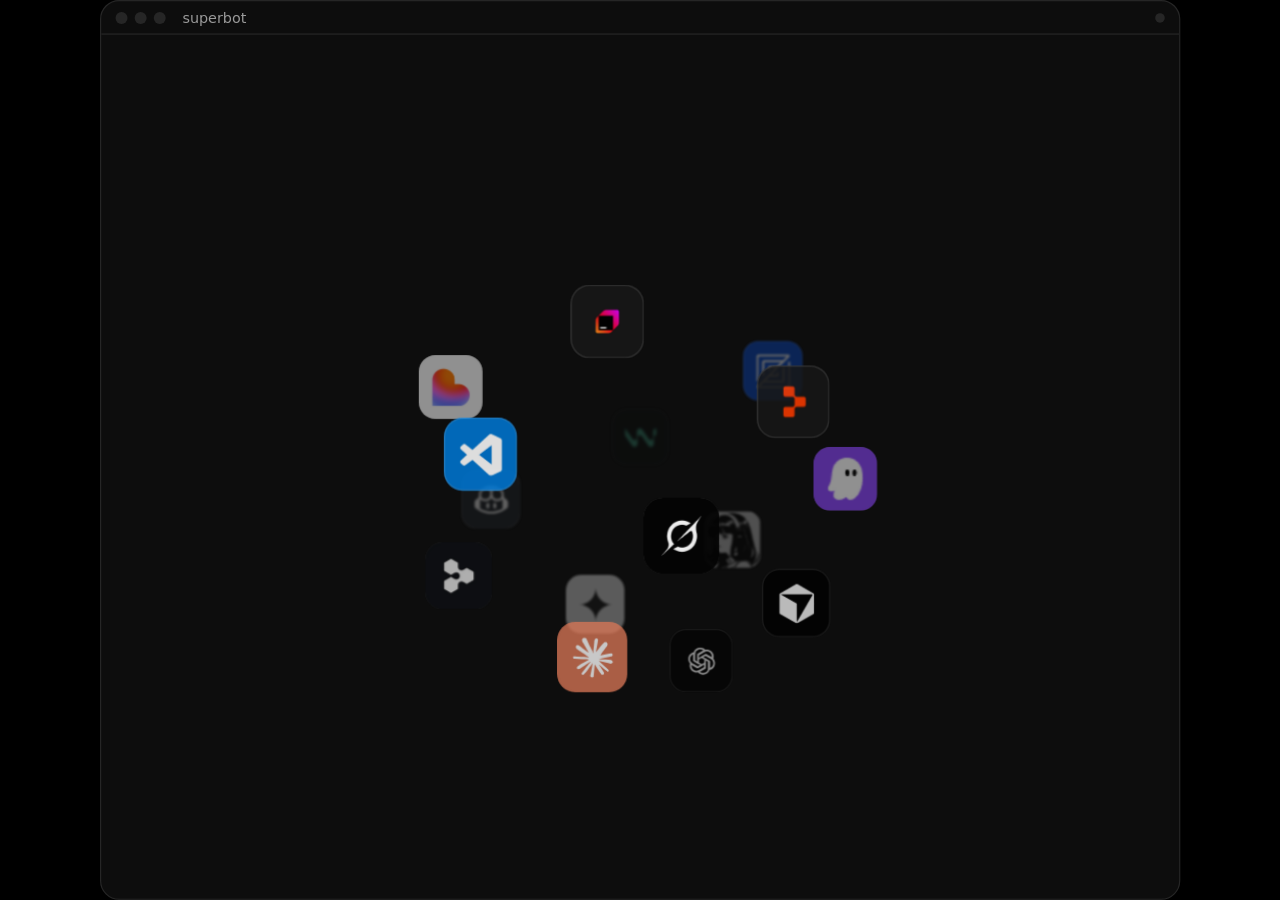
<file: animations/agent-workspace-superbot-59d77e34/index.html>
<!doctype html>
<html lang="en">
<head>
<meta charset="utf-8"/>
<meta name="viewport" content="width=device-width, initial-scale=1"/>
<title>your all in one agent workspace — superbot ad spot</title>
<link rel="icon" href="assets/mark-clean.svg" type="image/svg+xml"/>
<meta name="description" content="The superbot.gg hero boots 1:1 (apps spin, the mark flips, the rail drops, the frontend extends), a title card, the user asks superbot to answer every email in their style, a 1:1 Gmail where the agent replies to each thread, a second card, then the superbot end screen. ~33s loop, 1920x1080."/>
<link rel="preconnect" href="https://fonts.googleapis.com"/>
<link rel="stylesheet" href="https://fonts.googleapis.com/css2?family=Roboto:wght@400;500;700&display=swap"/>
<!-- the stage box: the site's own stylesheet, verbatim (site/site/assets/hub-boot-3.css) -->
<link rel="stylesheet" href="assets/hub-boot-3.css"/>
<script src="../../assets/ar.js"></script>
<link rel="stylesheet" href="../../assets/ar.css">
<style>
/* ---------- tokens: the site's own ladder (site/site/assets/site.css :root), verbatim ---------- */
:root {
  color-scheme: dark;
  --bg: #000000; --card: #0d0d0d; --raised: #181818; --line: #262626;
  --fg: #ececec; --secondary: #cfcfcf; --muted: #9a9a9a;
  --accent: #2b6bff; --accent-ink: #ffffff;
  --danger: #c96f6f; --danger-line: #5c3030; --warn: #d9b86b;
  --storm-0: #00e5c3; --storm-1: #2b6bff; --storm-2: #6a1fd8; --storm-3: #c026d3; --storm-4: #ff3d9a;
  --storm-gradient: linear-gradient(135deg, var(--storm-0) 0%, var(--storm-1) 25%, var(--storm-2) 50%, var(--storm-3) 75%, var(--storm-4) 100%);
  --storm-gradient-x: linear-gradient(90deg, var(--storm-0) 0%, var(--storm-1) 25%, var(--storm-2) 50%, var(--storm-3) 75%, var(--storm-4) 100%);
  --storm-action: linear-gradient(135deg, var(--storm-1) 0%, var(--storm-2) 55%, var(--storm-3) 100%);
  --storm: var(--storm-gradient);
  --storm-x: linear-gradient(90deg, var(--storm-1) 0%, var(--storm-2) 45%, var(--storm-3) 75%, var(--storm-4) 100%);
  /* the title cards' word: purple, blue, pink (owner's order) */
  --wsp: linear-gradient(90deg, #6a1fd8 0%, #2b6bff 42%, #c026d3 72%, #ff3d9a 100%);
  --tile-bg: #000000;
  --font-ui: "SF Pro Rounded", "SF Pro Display", -apple-system, system-ui, "Segoe UI", sans-serif;
  --font-mono: ui-monospace, "SF Mono", SFMono-Regular, Menlo, Consolas, "Liberation Mono", monospace;
  --ui: var(--font-ui); --mono: var(--font-mono);
  --r-control: 8px; --r-surface: 16px; --r-pill: 9999px; --r-sm: 8px; --r-md: 8px; --r-lg: 16px; --r-xl: 16px;
  --sp-1: 4px; --sp-2: 8px; --sp-3: 12px; --sp-4: 16px; --sp-5: 20px; --sp-6: 24px;
  --dur-1: 100ms; --dur-2: 150ms; --dur-3: 200ms; --dur-4: 300ms; --dur-5: 500ms;
  --ease-out: cubic-bezier(0.16, 1, 0.3, 1); --ease-std: cubic-bezier(0.2, 0, 0, 1); --ease-in: cubic-bezier(0.4, 0, 1, 1);
  --stage: #0d0d0d; --window: #0d0d0d; /* hero-6.css: the stage ground and the window ground */
}
* { box-sizing: border-box; }
html, body { margin: 0; height: 100%; background: #000; overflow: hidden; }
body { font-family: var(--ui); color: var(--fg); -webkit-font-smoothing: antialiased; }

/* ---------- the 1920x1080 frame, scaled to the viewport ---------- */
#frame { position: absolute; left: 50%; top: 50%; width: 1920px; height: 1080px; transform-origin: 50% 50%; background: #000; overflow: hidden; }
.scene { position: absolute; inset: 0; opacity: 0; visibility: hidden; }
.scene.on { visibility: visible; }
#dip { position: absolute; inset: 0; background: #000; opacity: 0; pointer-events: none; z-index: 50; }

/* ---------- scene 1: the site's hero box, 1:1 ----------
   The live stage measures 1205x753 at a 1920 viewport (hero-6.css --hero-stage-w,
   16/10); it is drawn at that size and scaled 1.434x to 1728x1080, centered, so
   every beat of sphere-intro plays at S=1 exactly as on the page. */
#site { background: #000; }
#site-in { position: absolute; left: 96px; top: 0; width: 1205px; height: 753.125px; transform: scale(1.43402); transform-origin: 0 0; }
#site-in .stage { width: 1205px; height: 753.125px; }
.hub .inner.rail { opacity: 0; }
/* the story's own conversation (the site's two story lines are not used) */
.msg { will-change: opacity, transform; }
.composer .ph.typing { color: var(--fg); }
.composer .ph .caret { display: inline-block; width: 1px; height: 11px; background: var(--fg); vertical-align: -2px; margin-left: 1px; }
.composer .send { transform-origin: 50% 50%; }
.m-text .ch { opacity: 0; }

/* ---------- scenes 2 + 5: the cards (gpt-refusal-superbot-824cef28 #card, verbatim) ---------- */
.card-scene { display: grid; place-items: center; background: #000; }
.card-scene .line { position: absolute; left: 0; right: 0; top: 50%; transform: translateY(-50%); text-align: center; font-size: 132px; font-weight: 800; letter-spacing: -.035em; line-height: 1.04; color: #fff; }
.card-scene .grad { background: var(--wsp); -webkit-background-clip: text; background-clip: text; color: transparent; }

/* ---------- scene 4: Gmail, 1:1 (Material 3 web, 2026) ---------- */
#gmail { background: #f6f8fc; font-family: "Google Sans Text", "Google Sans", Roboto, Arial, sans-serif; color: #1f1f1f; -webkit-font-smoothing: antialiased; }
#gmail svg { width: 24px; height: 24px; fill: #444746; flex: none; }
.gm-top { position: absolute; left: 0; right: 0; top: 0; height: 64px; display: flex; align-items: center; }
.gm-menu { width: 48px; height: 48px; margin-left: 12px; display: grid; place-items: center; }
.gm-logo { display: flex; align-items: center; gap: 8px; margin-left: 4px; width: 172px; }
.gm-logo svg { width: 40px; height: 32px; }
.gm-logo b { font-family: "Product Sans", "Google Sans", Roboto, Arial, sans-serif; font-weight: 400; font-size: 22px; color: #444746; }
.gm-search { margin-left: 44px; width: 720px; height: 48px; border-radius: 24px; background: #e9eef6; display: flex; align-items: center; padding: 0 6px 0 10px; }
.gm-search .ib { width: 40px; height: 40px; display: grid; place-items: center; border-radius: 50%; }
.gm-search span { flex: 1; font-size: 16px; color: #444746; margin-left: 4px; }
.gm-topr { margin-left: auto; display: flex; align-items: center; gap: 4px; padding-right: 16px; }
.gm-topr .ib { width: 48px; height: 48px; display: grid; place-items: center; }
.gm-topr .logo-g { width: 34px; height: 34px; margin: 0 6px; }
.gm-av { width: 32px; height: 32px; border-radius: 50%; background: #7c4dff; color: #fff; font: 500 14px/32px "Google Sans", Roboto, Arial, sans-serif; text-align: center; margin-left: 8px; }
/* the app rail: Mail / Chat / Meet */
.gm-rail { position: absolute; left: 0; top: 64px; width: 68px; bottom: 0; display: grid; align-content: start; justify-items: center; gap: 18px; padding-top: 12px; }
.gm-rail .ri { display: grid; justify-items: center; gap: 4px; font-size: 12px; color: #444746; }
.gm-rail .ri i { width: 56px; height: 32px; border-radius: 16px; display: grid; place-items: center; }
.gm-rail .ri.on i { background: #d3e3fd; }
.gm-rail .ri.on { font-weight: 700; color: #1f1f1f; }
.gm-rail .ri.on svg { fill: #001d35; }
/* the label nav */
.gm-nav { position: absolute; left: 68px; top: 64px; width: 188px; bottom: 0; padding: 8px 0 0; }
.gm-compose { margin: 0 0 16px 8px; height: 56px; width: 142px; border-radius: 16px; background: #c2e7ff; display: flex; align-items: center; gap: 14px; padding-left: 14px; box-shadow: 0 1px 3px 0 rgba(60,64,67,.3), 0 4px 8px 3px rgba(60,64,67,.15); font: 500 14px "Google Sans", Roboto, Arial, sans-serif; color: #001d35; }
.gm-compose svg { fill: #001d35; }
.gm-lab { height: 32px; display: flex; align-items: center; gap: 18px; padding-left: 26px; margin-right: 12px; border-radius: 0 16px 16px 0; font-size: 14px; color: #1f1f1f; }
.gm-lab svg { width: 20px; height: 20px; }
.gm-lab.on { background: #d3e3fd; font-weight: 700; }
.gm-lab.on svg { fill: #1f1f1f; }
.gm-lab em { margin-left: auto; margin-right: 14px; font-style: normal; font-size: 12px; font-weight: 700; }
.gm-lab.more { color: #444746; }
.gm-labels { display: flex; align-items: center; justify-content: space-between; padding: 14px 20px 6px 26px; font: 500 14px "Google Sans", Roboto, Arial, sans-serif; color: #1f1f1f; }
/* the right add-on rail: calendar, keep, tasks, contacts */
.gm-side { position: absolute; right: 0; top: 64px; width: 56px; bottom: 0; border-left: 1px solid #e0e3e8; display: grid; align-content: start; justify-items: center; gap: 24px; padding-top: 12px; }
.gm-side i { width: 20px; height: 20px; border-radius: 4px; }
/* the list card */
.gm-card { position: absolute; left: 256px; right: 56px; top: 64px; bottom: 16px; background: #fff; border-radius: 16px; overflow: hidden; }
.gm-tools { height: 48px; display: flex; align-items: center; padding: 0 16px; gap: 4px; border-bottom: 1px solid #eef1f5; }
.gm-tools .ib { width: 40px; height: 40px; display: grid; place-items: center; border-radius: 50%; }
.gm-tools .ib svg { width: 20px; height: 20px; }
.gm-tools .cb { display: flex; align-items: center; }
.gm-tools .cb svg + svg { width: 18px; height: 18px; margin-left: -8px; }
.gm-tools .pg { margin-left: auto; display: flex; align-items: center; gap: 2px; font-size: 12px; color: #444746; }
.gm-tools .pg span { margin-right: 8px; }
.gm-tabs { height: 56px; display: flex; border-bottom: 1px solid #eef1f5; }
.gm-tab { position: relative; width: 252px; display: flex; align-items: center; gap: 16px; padding-left: 24px; font: 500 14px "Google Sans", Roboto, Arial, sans-serif; color: #444746; }
.gm-tab svg { width: 20px; height: 20px; }
.gm-tab.on { color: #0b57d0; }
.gm-tab.on svg { fill: #0b57d0; }
.gm-tab.on::after { content: ""; position: absolute; left: 0; right: 0; bottom: 0; height: 3px; border-radius: 3px 3px 0 0; background: #0b57d0; }
.gm-tab small { position: absolute; left: 60px; top: 8px; font-size: 11px; color: #444746; background: #fff; }
/* rows */
.gm-list { display: grid; }
.gm-row { position: relative; height: 40px; display: flex; align-items: center; padding: 0 16px 0 10px; font-size: 14px; border-bottom: 1px solid #f0f2f5; background: #fff; }
.gm-row .ib { width: 40px; height: 40px; display: grid; place-items: center; }
.gm-row .ib svg { width: 20px; height: 20px; fill: #5e5e5e; }
.gm-row .who { width: 200px; flex: none; font-weight: 700; color: #1f1f1f; white-space: nowrap; overflow: hidden; text-overflow: ellipsis; display: flex; align-items: center; gap: 6px; }
.gm-row .who svg { width: 16px; height: 16px; fill: #5e5e5e; display: none; }
.gm-row .what { flex: 1; min-width: 0; white-space: nowrap; overflow: hidden; text-overflow: ellipsis; color: #5e5e5e; }
.gm-row .what b { color: #1f1f1f; font-weight: 700; }
.gm-row .when { flex: none; width: 80px; text-align: right; font-size: 12px; font-weight: 700; color: #1f1f1f; }
.gm-row.read { background: #f2f6fc; }
.gm-row.read .who, .gm-row.read .what b, .gm-row.read .when { font-weight: 400; }
.gm-row.read .who svg { display: block; }
.gm-row.sel { background: #c2e7ff; box-shadow: inset 0 -1px 0 #f0f2f5; }
.gm-row.hot { box-shadow: inset 1px 0 0 #dadce0, inset -1px 0 0 #dadce0, 0 1px 2px 0 rgba(60,64,67,.3), 0 1px 3px 1px rgba(60,64,67,.15); z-index: 1; }
/* the open thread */
.gm-thread { position: absolute; inset: 48px 0 0; background: #fff; opacity: 0; visibility: hidden; }
.gm-thread.on { visibility: visible; }
.gm-tbar { height: 48px; display: flex; align-items: center; padding: 0 12px; gap: 4px; border-bottom: 1px solid #eef1f5; }
.gm-tbar .ib { width: 40px; height: 40px; display: grid; place-items: center; }
.gm-tbar .ib svg { width: 20px; height: 20px; }
.gm-tbar .sep { width: 1px; height: 20px; background: #dadce0; margin: 0 6px; }
.gm-subj { display: flex; align-items: center; gap: 12px; padding: 20px 72px 12px; font: 400 22px "Google Sans", Roboto, Arial, sans-serif; color: #1f1f1f; }
.gm-subj i { font: 400 12px Roboto, Arial, sans-serif; color: #444746; background: #eceff1; border-radius: 4px; padding: 2px 6px; font-style: normal; }
.gm-msg { display: flex; gap: 16px; padding: 8px 72px 0 16px; }
.gm-msg .av { width: 40px; height: 40px; border-radius: 50%; color: #fff; font: 500 16px/40px "Google Sans", Roboto, Arial, sans-serif; text-align: center; flex: none; }
.gm-msg .mh { display: flex; align-items: baseline; gap: 6px; font-size: 14px; }
.gm-msg .mh b { font-weight: 700; }
.gm-msg .mh span { color: #5e5e5e; font-size: 12px; }
.gm-msg .mh em { margin-left: auto; font-style: normal; font-size: 12px; color: #5e5e5e; }
.gm-msg .mb { flex: 1; min-width: 0; }
.gm-msg .to { font-size: 12px; color: #5e5e5e; margin-top: 2px; }
.gm-msg .gm-bt { margin-top: 14px; font-size: 14px; line-height: 20px; white-space: pre-wrap; max-width: 760px; }
/* the reply box (Gmail's inline reply card) */
.gm-reply { margin: 22px 72px 0 72px; max-width: 900px; border-radius: 8px; background: #fff; box-shadow: 0 1px 2px 0 rgba(60,64,67,.3), 0 2px 6px 2px rgba(60,64,67,.15); padding: 12px 16px 12px; }
.gm-reply .rh { display: flex; align-items: center; gap: 10px; font-size: 14px; color: #1f1f1f; }
.gm-reply .rh svg { width: 20px; height: 20px; }
.gm-reply .chip { display: inline-flex; align-items: center; gap: 6px; height: 24px; padding: 0 8px 0 2px; border-radius: 12px; background: #e8eaed; font-size: 13px; }
.gm-reply .chip i { width: 20px; height: 20px; border-radius: 50%; color: #fff; font: 500 11px/20px "Google Sans", Roboto, Arial, sans-serif; text-align: center; font-style: normal; }
.gm-reply .rb { min-height: 96px; margin: 14px 0 12px 30px; font-size: 14px; line-height: 20px; white-space: pre-wrap; }
.gm-reply .rb .ch { opacity: 0; }
.gm-reply .rb .car { display: inline-block; width: 1px; height: 16px; background: #1f1f1f; vertical-align: -3px; }
.gm-reply .rf { display: flex; align-items: center; gap: 6px; }
.gm-send { display: inline-flex; align-items: center; height: 36px; border-radius: 18px; background: #0b57d0; color: #fff; font: 500 14px "Google Sans", Roboto, Arial, sans-serif; overflow: hidden; transform-origin: 50% 50%; }
.gm-send b { padding: 0 24px; font-weight: 500; }
.gm-send i { width: 36px; height: 36px; display: grid; place-items: center; border-left: 1px solid rgba(255,255,255,.25); }
.gm-send i svg { width: 20px; height: 20px; fill: #fff; }
.gm-reply .rf .ib { width: 32px; height: 32px; display: grid; place-items: center; }
.gm-reply .rf .ib svg { width: 20px; height: 20px; }
.gm-reply .rf .ib.first { margin-left: 8px; }
.gm-reply .rf .ib.last { margin-left: auto; }
/* the snackbar */
.gm-snack { position: absolute; left: 24px; bottom: 24px; height: 48px; border-radius: 4px; background: #202124; color: #fff; display: flex; align-items: center; gap: 24px; padding: 0 16px 0 24px; font-size: 14px; box-shadow: 0 3px 5px -1px rgba(0,0,0,.2), 0 6px 10px 0 rgba(0,0,0,.14); opacity: 0; z-index: 5; }
.gm-snack b { color: #8ab4f8; font-weight: 500; }
.gm-snack .x { width: 40px; height: 40px; display: grid; place-items: center; margin-left: -8px; }
.gm-snack .x svg { fill: #fff; width: 20px; height: 20px; }
/* superbot at work, bottom-right: the rescue popup's black card + storm stroke (gpt-refusal #popup) */
#agent { position: absolute; right: 80px; bottom: 44px; width: 380px; padding: 18px 20px 16px; border-radius: 22px; border: 3px solid transparent; background: linear-gradient(#000, #000) padding-box, var(--storm) border-box; box-shadow: 0 30px 70px rgba(0,0,0,.35), 0 0 40px rgba(106,31,216,.25); opacity: 0; transform-origin: 100% 100%; z-index: 20; font-family: var(--ui); color: #fff; }
#agent .p-head { display: flex; align-items: center; gap: 12px; font-size: 26px; font-weight: 800; letter-spacing: -.02em; }
#agent .p-head img { width: 32px; height: 32px; }
#agent .p-line { margin-top: 10px; display: flex; align-items: center; gap: 10px; font-size: 18px; font-weight: 600; color: var(--secondary); }
#agent .p-line i { width: 10px; height: 10px; border-radius: 50%; background: var(--ok, #34d399); box-shadow: 0 0 10px #34d399; }
#agent .p-line b { color: #fff; font-variant-numeric: tabular-nums; }
#agent .bar { margin-top: 12px; height: 6px; border-radius: 3px; background: #262626; overflow: hidden; }
#agent .bar i { display: block; height: 100%; width: 0; border-radius: 3px; background: var(--storm-x); }

/* ---------- scene 6: the end card (gpt-refusal-superbot-824cef28 #end, verbatim) ---------- */
#end { display: grid; place-items: center; background: #000; }
#end .lock { display: flex; align-items: center; gap: 44px; }
#end svg.face { width: 220px; height: 220px; overflow: visible; }
#end .words { overflow: hidden; }
#end .words h1 { margin: 0; font-size: 128px; font-weight: 800; letter-spacing: -.03em; line-height: 1; color: #fff; }
#end .words p { margin: 12px 0 0 6px; font-size: 34px; color: var(--muted); font-weight: 500; }

@media (prefers-reduced-motion: reduce) {
  .scene { opacity: 0 !important; visibility: hidden !important; }
  #end { opacity: 1 !important; visibility: visible !important; }
  #end .lock > * { transform: none !important; opacity: 1 !important; }
}

/* ---------- aspect ratios (assets/ar.css): the scenes reflow to the frame ---------- */
html { --site-k: 1.43402; } /* the hero is drawn at 1205x753 and shown at 1.434 (assets/ar.css reflows it per ratio) */
/* Gmail is left/right anchored already; on 1:1 and 4:5 the label nav folds away and the card takes its room */
html[data-ar="1x1"] .gm-nav, html[data-ar="4x5"] .gm-nav { display: none; }
html[data-ar="1x1"] .gm-card, html[data-ar="4x5"] .gm-card { left: 84px; }
html[data-ar="4x5"] .gm-search { width: auto; flex: 1; margin-left: 12px; }
</style>
</head>
<body>
<svg width="0" height="0" style="position:absolute" aria-hidden="true" focusable="false">
  <defs>
    <!-- the brand face: mark-clean.svg's mask geometry (site/site/assets/brand) -->
    <mask id="face" maskUnits="userSpaceOnUse" x="-30" y="-30" width="160" height="160">
      <g fill="#fff"><rect x="14" y="32" width="72" height="54" rx="15"/><path d="M14 46V28Q14 20 21 21Q28 24 36 32Z"/><path d="M86 46V28Q86 20 79 21Q72 24 64 32Z"/></g>
      <g fill="#000"><ellipse cx="35" cy="58" rx="8" ry="11"/><ellipse cx="65" cy="58" rx="8" ry="11"/></g>
    </mask>
    <!-- the site's icon registry (site/index.html #sb-ic-*), verbatim: the rail and the sphere draw from it -->
    <symbol id="sb-ic-claude" viewBox="0 0 24 24" fill="currentColor"><path d="m4.7144 15.9555 4.7174-2.6471.079-.2307-.079-.1275h-.2307l-.7893-.0486-2.6956-.0729-2.3375-.0971-2.2646-.1214-.5707-.1215-.5343-.7042.0546-.3522.4797-.3218.686.0608 1.5179.1032 2.2767.1578 1.6514.0972 2.4468.255h.3886l.0546-.1579-.1336-.0971-.1032-.0972L6.973 9.8356l-2.55-1.6879-1.3356-.9714-.7225-.4918-.3643-.4614-.1578-1.0078.6557-.7225.8803.0607.2246.0607.8925.686 1.9064 1.4754 2.4893 1.8336.3643.3035.1457-.1032.0182-.0728-.164-.2733-1.3539-2.4467-1.445-2.4893-.6435-1.032-.17-.6194c-.0607-.255-.1032-.4674-.1032-.7285L6.287.1335 6.6997 0l.9957.1336.419.3642.6192 1.4147 1.0018 2.2282 1.5543 3.0296.4553.8985.2429.8318.091.255h.1579v-.1457l.1275-1.706.2368-2.0947.2307-2.6957.0789-.7589.3764-.9107.7468-.4918.5828.2793.4797.686-.0668.4433-.2853 1.8517-.5586 2.9021-.3643 1.9429h.2125l.2429-.2429.9835-1.3053 1.6514-2.0643.7286-.8196.85-.9046.5464-.4311h1.0321l.759 1.1293-.34 1.1657-1.0625 1.3478-.8804 1.1414-1.2628 1.7-.7893 1.36.0729.1093.1882-.0183 2.8535-.607 1.5421-.2794 1.8396-.3157.8318.3886.091.3946-.3278.8075-1.967.4857-2.3072.4614-3.4364.8136-.0425.0304.0486.0607 1.5482.1457.6618.0364h1.621l3.0175.2247.7892.522.4736.6376-.079.4857-1.2142.6193-1.6393-.3886-3.825-.9107-1.3113-.3279h-.1822v.1093l1.0929 1.0686 2.0035 1.8092 2.5075 2.3314.1275.5768-.3218.4554-.34-.0486-2.2039-1.6575-.85-.7468-1.9246-1.621h-.1275v.17l.4432.6496 2.3436 3.5214.1214 1.0807-.17.3521-.6071.2125-.6679-.1214-1.3721-1.9246L14.38 17.959l-1.1414-1.9428-.1397.079-.674 7.2552-.3156.3703-.7286.2793-.6071-.4614-.3218-.7468.3218-1.4753.3886-1.9246.3157-1.53.2853-1.9004.17-.6314-.0121-.0425-.1397.0182-1.4328 1.9672-2.1796 2.9446-1.7243 1.8456-.4128.164-.7164-.3704.0667-.6618.4008-.5889 2.386-3.0357 1.4389-1.882.929-1.0868-.0062-.1579h-.0546l-6.3385 4.1164-1.1293.1457-.4857-.4554.0608-.7467.2307-.2429 1.9064-1.3114Z"/></symbol>
    <symbol id="sb-ic-cursor" viewBox="0 0 24 24" fill="currentColor"><path d="M11.503.131 1.891 5.678a.84.84 0 0 0-.42.726v11.188c0 .3.162.575.42.724l9.609 5.55a1 1 0 0 0 .998 0l9.61-5.55a.84.84 0 0 0 .42-.724V6.404a.84.84 0 0 0-.42-.726L12.497.131a1.01 1.01 0 0 0-.996 0M2.657 6.338h18.55c.263 0 .43.287.297.515L12.23 22.918c-.062.107-.229.064-.229-.06V12.335a.59.59 0 0 0-.295-.51l-9.11-5.257c-.109-.063-.064-.23.061-.23"/></symbol>
    <symbol id="sb-ic-vscode" viewBox="0 0 100 100" fill="currentColor"><path fill-rule="evenodd" clip-rule="evenodd" d="M70.9119 99.3171C72.4869 99.9307 74.2828 99.8914 75.8725 99.1264L96.4608 89.2197C98.6242 88.1787 100 85.9892 100 83.5872V16.4133C100 14.0113 98.6243 11.8218 96.4609 10.7808L75.8725 0.873756C73.7862 -0.130129 71.3446 0.11576 69.5135 1.44695C69.252 1.63711 69.0028 1.84943 68.769 2.08341L29.3551 38.0415L12.1872 25.0096C10.589 23.7965 8.35363 23.8959 6.86933 25.2461L1.36303 30.2549C-0.452552 31.9064 -0.454633 34.7627 1.35853 36.417L16.2471 50.0001L1.35853 63.5832C-0.454633 65.2374 -0.452552 68.0938 1.36303 69.7453L6.86933 74.7541C8.35363 76.1043 10.589 76.2037 12.1872 74.9905L29.3551 61.9587L68.769 97.9167C69.3925 98.5406 70.1246 99.0104 70.9119 99.3171ZM75.0152 27.2989L45.1091 50.0001L75.0152 72.7012V27.2989Z"/></symbol>
    <symbol id="sb-ic-openai" viewBox="0 0 2406 2406" fill="currentColor"><path id="sb-oai-petal" d="M1107.3 299.1c-197.999 0-373.9 127.3-435.2 315.3L650 743.5v427.9c0 21.4 11 40.4 29.4 51.4l344.5 198.515V833.3h.1v-27.9L1372.7 604c33.715-19.52 70.44-32.857 108.47-39.828L1447.6 450.3C1361 353.5 1237.1 298.5 1107.3 299.1zm0 117.5-.6.6c79.699 0 156.3 27.5 217.6 78.4-2.5 1.2-7.4 4.3-11 6.1L952.8 709.3c-18.4 10.4-29.4 30-29.4 51.4V1248l-155.1-89.4V755.8c-.1-187.099 151.601-338.9 339-339.2z"/><use href="#sb-oai-petal" transform="rotate(60 1203 1203)"/><use href="#sb-oai-petal" transform="rotate(120 1203 1203)"/><use href="#sb-oai-petal" transform="rotate(180 1203 1203)"/><use href="#sb-oai-petal" transform="rotate(240 1203 1203)"/><use href="#sb-oai-petal" transform="rotate(300 1203 1203)"/></symbol>
    <symbol id="sb-ic-gemini" viewBox="0 0 24 24" fill="currentColor"><path d="M11.04 19.32Q12 21.51 12 24q0-2.49.93-4.68.96-2.19 2.58-3.81t3.81-2.55Q21.51 12 24 12q-2.49 0-4.68-.93a12.3 12.3 0 0 1-3.81-2.58 12.3 12.3 0 0 1-2.58-3.81Q12 2.49 12 0q0 2.49-.96 4.68-.93 2.19-2.55 3.81a12.3 12.3 0 0 1-3.81 2.58Q2.49 12 0 12q2.49 0 4.68.96 2.19.93 3.81 2.55t2.55 3.81"/></symbol>
    <symbol id="sb-ic-zed" viewBox="0 0 24 24" fill="currentColor"><path d="M2.25 1.5a.75.75 0 0 0-.75.75v16.5H0V2.25A2.25 2.25 0 0 1 2.25 0h20.095c1.002 0 1.504 1.212.795 1.92L10.764 14.298h3.486V12.75h1.5v1.922a1.125 1.125 0 0 1-1.125 1.125H9.264l-2.578 2.578h11.689V9h1.5v9.375a1.5 1.5 0 0 1-1.5 1.5H5.185L2.562 22.5H21.75a.75.75 0 0 0 .75-.75V5.25H24v16.5A2.25 2.25 0 0 1 21.75 24H1.655C.653 24 .151 22.788.86 22.08L13.19 9.75H9.75v1.5h-1.5V9.375A1.125 1.125 0 0 1 9.375 8.25h5.314l2.625-2.625H5.625V15h-1.5V5.625a1.5 1.5 0 0 1 1.5-1.5h13.19L21.438 1.5z"/></symbol>
    <symbol id="sb-ic-windsurf" viewBox="0 0 24 24" fill="currentColor"><path d="M23.55 5.067c-1.2038-.002-2.1806.973-2.1806 2.1765v4.8676c0 .972-.8035 1.7594-1.7597 1.7594-.568 0-1.1352-.286-1.4718-.7659l-4.9713-7.1003c-.4125-.5896-1.0837-.941-1.8103-.941-1.1334 0-2.1533.9635-2.1533 2.153v4.8957c0 .972-.7969 1.7594-1.7596 1.7594-.57 0-1.1363-.286-1.4728-.7658L.4076 5.1598C.2822 4.9798 0 5.0688 0 5.2882v4.2452c0 .2147.0656.4228.1884.599l5.4748 7.8183c.3234.462.8006.8052 1.3509.9298 1.3771.313 2.6446-.747 2.6446-2.0977v-4.893c0-.972.7875-1.7593 1.7596-1.7593h.003a1.798 1.798 0 0 1 1.4718.7658l4.9723 7.0994c.4135.5905 1.05.941 1.8093.941 1.1587 0 2.1515-.9645 2.1515-2.153v-4.8948c0-.972.7875-1.7594 1.7596-1.7594h.194a.22.22 0 0 0 .2204-.2202v-4.622a.22.22 0 0 0-.2203-.2203Z"/></symbol>
    <symbol id="sb-ic-copilot" viewBox="0 0 24 24" fill="currentColor"><path d="M23.922 16.997C23.061 18.492 18.063 22.02 12 22.02 5.937 22.02.939 18.492.078 16.997A.641.641 0 0 1 0 16.741v-2.869a.883.883 0 0 1 .053-.22c.372-.935 1.347-2.292 2.605-2.656.167-.429.414-1.055.644-1.517a10.098 10.098 0 0 1-.052-1.086c0-1.331.282-2.499 1.132-3.368.397-.406.89-.717 1.474-.952C7.255 2.937 9.248 1.98 11.978 1.98c2.731 0 4.767.957 6.166 2.093.584.235 1.077.546 1.474.952.85.869 1.132 2.037 1.132 3.368 0 .368-.014.733-.052 1.086.23.462.477 1.088.644 1.517 1.258.364 2.233 1.721 2.605 2.656a.841.841 0 0 1 .053.22v2.869a.641.641 0 0 1-.078.256Zm-11.75-5.992h-.344a4.359 4.359 0 0 1-.355.508c-.77.947-1.918 1.492-3.508 1.492-1.725 0-2.989-.359-3.782-1.259a2.137 2.137 0 0 1-.085-.104L4 11.746v6.585c1.435.779 4.514 2.179 8 2.179 3.486 0 6.565-1.4 8-2.179v-6.585l-.098-.104s-.033.045-.085.104c-.793.9-2.057 1.259-3.782 1.259-1.59 0-2.738-.545-3.508-1.492a4.359 4.359 0 0 1-.355-.508Zm2.328 3.25c.549 0 1 .451 1 1v2c0 .549-.451 1-1 1-.549 0-1-.451-1-1v-2c0-.549.451-1 1-1Zm-5 0c.549 0 1 .451 1 1v2c0 .549-.451 1-1 1-.549 0-1-.451-1-1v-2c0-.549.451-1 1-1Zm3.313-6.185c.136 1.057.403 1.913.878 2.497.442.544 1.134.938 2.344.938 1.573 0 2.292-.337 2.657-.751.384-.435.558-1.15.558-2.361 0-1.14-.243-1.847-.705-2.319-.477-.488-1.319-.862-2.824-1.025-1.487-.161-2.192.138-2.533.529-.269.307-.437.808-.438 1.578v.021c0 .265.021.562.063.893Zm-1.626 0c.042-.331.063-.628.063-.894v-.02c-.001-.77-.169-1.271-.438-1.578-.341-.391-1.046-.69-2.533-.529-1.505.163-2.347.537-2.824 1.025-.462.472-.705 1.179-.705 2.319 0 1.211.175 1.926.558 2.361.365.414 1.084.751 2.657.751 1.21 0 1.902-.394 2.344-.938.475-.584.742-1.44.878-2.497Z"/></symbol>
    <!-- Material icons, for the Gmail scene -->
    <symbol id="mi-menu" viewBox="0 0 24 24"><path d="M3 18h18v-2H3v2zm0-5h18v-2H3v2zm0-7v2h18V6H3z"/></symbol>
    <symbol id="mi-search" viewBox="0 0 24 24"><path d="M15.5 14h-.79l-.28-.27C15.41 12.59 16 11.11 16 9.5 16 5.91 13.09 3 9.5 3S3 5.91 3 9.5 5.91 16 9.5 16c1.61 0 3.09-.59 4.23-1.57l.27.28v.79l5 4.99L20.49 19l-4.99-5zm-6 0C7.01 14 5 11.99 5 9.5S7.01 5 9.5 5 14 7.01 14 9.5 11.99 14 9.5 14z"/></symbol>
    <symbol id="mi-tune" viewBox="0 0 24 24"><path d="M3 17v2h6v-2H3zM3 5v2h10V5H3zm10 16v-2h8v-2h-8v-2h-2v6h2zM7 9v2H3v2h4v2h2V9H7zm14 4v-2H11v2h10zm-6-4h2V7h4V5h-4V3h-2v6z"/></symbol>
    <symbol id="mi-help" viewBox="0 0 24 24"><path d="M11 18h2v-2h-2v2zm1-16C6.48 2 2 6.48 2 12s4.48 10 10 10 10-4.48 10-10S17.52 2 12 2zm0 18c-4.41 0-8-3.59-8-8s3.59-8 8-8 8 3.59 8 8-3.59 8-8 8zm0-14c-2.21 0-4 1.79-4 4h2c0-1.1.9-2 2-2s2 .9 2 2c0 2-3 1.75-3 5h2c0-2.25 3-2.5 3-5 0-2.21-1.79-4-4-4z"/></symbol>
    <symbol id="mi-settings" viewBox="0 0 24 24"><path d="M19.14 12.94c.04-.3.06-.61.06-.94 0-.32-.02-.64-.07-.94l2.03-1.58c.18-.14.23-.41.12-.61l-1.92-3.32c-.12-.22-.37-.29-.59-.22l-2.39.96c-.5-.38-1.03-.7-1.62-.94l-.36-2.54c-.04-.24-.24-.41-.48-.41h-3.84c-.24 0-.43.17-.47.41l-.36 2.54c-.59.24-1.13.57-1.62.94l-2.39-.96c-.22-.08-.47 0-.59.22L2.74 8.87c-.12.21-.08.47.12.61l2.03 1.58c-.05.3-.09.63-.09.94s.02.64.07.94l-2.03 1.58c-.18.14-.23.41-.12.61l1.92 3.32c.12.22.37.29.59.22l2.39-.96c.5.38 1.03.7 1.62.94l.36 2.54c.05.24.24.41.48.41h3.84c.24 0 .44-.17.47-.41l.36-2.54c.59-.24 1.13-.56 1.62-.94l2.39.96c.22.08.47 0 .59-.22l1.92-3.32c.12-.22.07-.47-.12-.61l-2.01-1.58zM12 15.6c-1.98 0-3.6-1.62-3.6-3.6s1.62-3.6 3.6-3.6 3.6 1.62 3.6 3.6-1.62 3.6-3.6 3.6z"/></symbol>
    <symbol id="mi-apps" viewBox="0 0 24 24"><path d="M4 8h4V4H4v4zm6 12h4v-4h-4v4zm-6 0h4v-4H4v4zm0-6h4v-4H4v4zm6 0h4v-4h-4v4zm6-10v4h4V4h-4zm-6 4h4V4h-4v4zm6 6h4v-4h-4v4zm0 6h4v-4h-4v4z"/></symbol>
    <symbol id="mi-refresh" viewBox="0 0 24 24"><path d="M17.65 6.35C16.2 4.9 14.21 4 12 4c-4.42 0-7.99 3.58-7.99 8s3.57 8 7.99 8c3.73 0 6.84-2.55 7.73-6h-2.08c-.82 2.33-3.04 4-5.65 4-3.31 0-6-2.69-6-6s2.69-6 6-6c1.66 0 3.14.69 4.22 1.78L13 11h7V4l-2.35 2.35z"/></symbol>
    <symbol id="mi-more" viewBox="0 0 24 24"><path d="M12 8c1.1 0 2-.9 2-2s-.9-2-2-2-2 .9-2 2 .9 2 2 2zm0 2c-1.1 0-2 .9-2 2s.9 2 2 2 2-.9 2-2-.9-2-2-2zm0 6c-1.1 0-2 .9-2 2s.9 2 2 2 2-.9 2-2-.9-2-2-2z"/></symbol>
    <symbol id="mi-cb" viewBox="0 0 24 24"><path d="M19 5v14H5V5h14m0-2H5c-1.1 0-2 .9-2 2v14c0 1.1.9 2 2 2h14c1.1 0 2-.9 2-2V5c0-1.1-.9-2-2-2z"/></symbol>
    <symbol id="mi-star-o" viewBox="0 0 24 24"><path d="M22 9.24l-7.19-.62L12 2 9.19 8.63 2 9.24l5.46 4.73L5.82 21 12 17.27 18.18 21l-1.63-7.03L22 9.24zM12 15.4l-3.76 2.27 1-4.28-3.32-2.88 4.38-.38L12 6.1l1.71 4.04 4.38.38-3.32 2.88 1 4.28L12 15.4z"/></symbol>
    <symbol id="mi-star" viewBox="0 0 24 24"><path d="M12 17.27L18.18 21l-1.64-7.03L22 9.24l-7.19-.61L12 2 9.19 8.63 2 9.24l5.46 4.73L5.82 21z"/></symbol>
    <symbol id="mi-imp" viewBox="0 0 24 24"><path d="M3.5 18.99l11 .01c.67 0 1.27-.33 1.63-.84L20.5 12l-4.37-6.16c-.36-.51-.96-.84-1.63-.84l-11 .01L8.34 12 3.5 18.99zM7.35 12L5.55 6.5h9.36l3.9 5.5-3.9 5.5H5.55L7.35 12z"/></symbol>
    <symbol id="mi-inbox" viewBox="0 0 24 24"><path d="M19 3H4.99c-1.11 0-1.98.89-1.98 2L3 19c0 1.1.88 2 1.99 2H19c1.1 0 2-.9 2-2V5c0-1.11-.9-2-2-2zm0 12h-4c0 1.66-1.35 3-3 3s-3-1.34-3-3H4.99V5H19v10zm-3-5h-2V7h-4v3H8l4 4 4-4z"/></symbol>
    <symbol id="mi-clock" viewBox="0 0 24 24"><path d="M11.99 2C6.47 2 2 6.48 2 12s4.47 10 9.99 10C17.52 22 22 17.52 22 12S17.52 2 11.99 2zM12 20c-4.42 0-8-3.58-8-8s3.58-8 8-8 8 3.58 8 8-3.58 8-8 8zm.5-13H11v6l5.25 3.15.75-1.23-4.5-2.67z"/></symbol>
    <symbol id="mi-send" viewBox="0 0 24 24"><path d="M2.01 21L23 12 2.01 3 2 10l15 2-15 2z"/></symbol>
    <symbol id="mi-file" viewBox="0 0 24 24"><path d="M6 2c-1.1 0-1.99.9-1.99 2L4 20c0 1.1.89 2 1.99 2H18c1.1 0 2-.9 2-2V8l-6-6H6zm7 7V3.5L18.5 9H13z"/></symbol>
    <symbol id="mi-down" viewBox="0 0 24 24"><path d="M16.59 8.59L12 13.17 7.41 8.59 6 10l6 6 6-6z"/></symbol>
    <symbol id="mi-edit" viewBox="0 0 24 24"><path d="M3 17.25V21h3.75L17.81 9.94l-3.75-3.75L3 17.25zM20.71 7.04c.39-.39.39-1.02 0-1.41l-2.34-2.34c-.39-.39-1.02-.39-1.41 0l-1.83 1.83 3.75 3.75 1.83-1.83z"/></symbol>
    <symbol id="mi-reply" viewBox="0 0 24 24"><path d="M10 9V5l-7 7 7 7v-4.1c5 0 8.5 1.6 11 5.1-1-5-4-10-11-11z"/></symbol>
    <symbol id="mi-delete" viewBox="0 0 24 24"><path d="M6 19c0 1.1.9 2 2 2h8c1.1 0 2-.9 2-2V7H6v12zM19 4h-3.5l-1-1h-5l-1 1H5v2h14V4z"/></symbol>
    <symbol id="mi-attach" viewBox="0 0 24 24"><path d="M16.5 6v11.5c0 2.21-1.79 4-4 4s-4-1.79-4-4V5c0-1.38 1.12-2.5 2.5-2.5s2.5 1.12 2.5 2.5v10.5c0 .55-.45 1-1 1s-1-.45-1-1V6H10v9.5c0 1.38 1.12 2.5 2.5 2.5s2.5-1.12 2.5-2.5V5c0-2.21-1.79-4-4-4S7 2.79 7 5v12.5c0 3.04 2.46 5.5 5.5 5.5s5.5-2.46 5.5-5.5V6h-1.5z"/></symbol>
    <symbol id="mi-link" viewBox="0 0 24 24"><path d="M3.9 12c0-1.71 1.39-3.1 3.1-3.1h4V7H7c-2.76 0-5 2.24-5 5s2.24 5 5 5h4v-1.9H7c-1.71 0-3.1-1.39-3.1-3.1zM8 13h8v-2H8v2zm9-6h-4v1.9h4c1.71 0 3.1 1.39 3.1 3.1s-1.39 3.1-3.1 3.1h-4V17h4c2.76 0 5-2.24 5-5s-2.24-5-5-5z"/></symbol>
    <symbol id="mi-emoji" viewBox="0 0 24 24"><path d="M11.99 2C6.47 2 2 6.48 2 12s4.47 10 9.99 10C17.52 22 22 17.52 22 12S17.52 2 11.99 2zM12 20c-4.42 0-8-3.58-8-8s3.58-8 8-8 8 3.58 8 8-3.58 8-8 8zm3.5-9c.83 0 1.5-.67 1.5-1.5S16.33 8 15.5 8 14 8.67 14 9.5s.67 1.5 1.5 1.5zm-7 0c.83 0 1.5-.67 1.5-1.5S9.33 8 8.5 8 7 8.67 7 9.5 7.67 11 8.5 11zm3.5 6.5c2.33 0 4.31-1.46 5.11-3.5H6.89c.8 2.04 2.78 3.5 5.11 3.5z"/></symbol>
    <symbol id="mi-people" viewBox="0 0 24 24"><path d="M16 11c1.66 0 2.99-1.34 2.99-3S17.66 5 16 5c-1.66 0-3 1.34-3 3s1.34 3 3 3zm-8 0c1.66 0 2.99-1.34 2.99-3S9.66 5 8 5C6.34 5 5 6.34 5 8s1.34 3 3 3zm0 2c-2.33 0-7 1.17-7 3.5V19h14v-2.5c0-2.33-4.67-3.5-7-3.5zm8 0c-.29 0-.62.02-.97.05 1.16.84 1.97 1.97 1.97 3.45V19h6v-2.5c0-2.33-4.67-3.5-7-3.5z"/></symbol>
    <symbol id="mi-offer" viewBox="0 0 24 24"><path d="M21.41 11.58l-9-9C12.05 2.22 11.55 2 11 2H4c-1.1 0-2 .9-2 2v7c0 .55.22 1.05.59 1.42l9 9c.36.36.86.58 1.41.58.55 0 1.05-.22 1.41-.59l7-7c.37-.36.59-.86.59-1.41 0-.55-.23-1.06-.59-1.42zM5.5 7C4.67 7 4 6.33 4 5.5S4.67 4 5.5 4 7 4.67 7 5.5 6.33 7 5.5 7z"/></symbol>
    <symbol id="mi-chat" viewBox="0 0 24 24"><path d="M20 2H4c-1.1 0-2 .9-2 2v18l4-4h14c1.1 0 2-.9 2-2V4c0-1.1-.9-2-2-2z"/></symbol>
    <symbol id="mi-video" viewBox="0 0 24 24"><path d="M17 10.5V7c0-.55-.45-1-1-1H4c-.55 0-1 .45-1 1v10c0 .55.45 1 1 1h12c.55 0 1-.45 1-1v-3.5l4 4v-11l-4 4z"/></symbol>
    <symbol id="mi-mail" viewBox="0 0 24 24"><path d="M20 4H4c-1.1 0-1.99.9-1.99 2L2 18c0 1.1.9 2 2 2h16c1.1 0 2-.9 2-2V6c0-1.1-.9-2-2-2zm0 4l-8 5-8-5V6l8 5 8-5v2z"/></symbol>
    <symbol id="mi-back" viewBox="0 0 24 24"><path d="M20 11H7.83l5.59-5.59L12 4l-8 8 8 8 1.41-1.41L7.83 13H20v-2z"/></symbol>
    <symbol id="mi-archive" viewBox="0 0 24 24"><path d="M20.54 5.23l-1.39-1.68C18.88 3.21 18.47 3 18 3H6c-.47 0-.88.21-1.16.55L3.46 5.23C3.17 5.57 3 6.02 3 6.5V19c0 1.1.9 2 2 2h14c1.1 0 2-.9 2-2V6.5c0-.48-.17-.93-.46-1.27zM12 17.5L6.5 12H10v-2h4v2h3.5L12 17.5zM5.12 5l.81-1h12l.94 1H5.12z"/></symbol>
    <symbol id="mi-left" viewBox="0 0 24 24"><path d="M15.41 7.41L14 6l-6 6 6 6 1.41-1.41L10.83 12z"/></symbol>
    <symbol id="mi-right" viewBox="0 0 24 24"><path d="M10 6L8.59 7.41 13.17 12l-4.58 4.59L10 18l6-6z"/></symbol>
    <symbol id="mi-text" viewBox="0 0 24 24"><path d="M5 17v2h14v-2H5zm4.5-4.2h5l.9 2.2h2.1L12.75 4h-1.5L6.5 15h2.1l.9-2.2zM12 5.98L13.87 11h-3.74L12 5.98z"/></symbol>
    <symbol id="mi-close" viewBox="0 0 24 24"><path d="M19 6.41L17.59 5 12 10.59 6.41 5 5 6.41 10.59 12 5 17.59 6.41 19 12 13.41 17.59 19 19 17.59 13.41 12z"/></symbol>
    <symbol id="mi-plus" viewBox="0 0 24 24"><path d="M19 13h-6v6h-2v-6H5v-2h6V5h2v6h6v2z"/></symbol>
    <!-- the Gmail M -->
    <symbol id="gm-m" viewBox="0 0 48 36"><path fill="#4285F4" d="M3.3 36h7.6V17.5L0 9.4v23.3C0 34.5 1.5 36 3.3 36z"/><path fill="#34A853" d="M37.1 36h7.6c1.8 0 3.3-1.5 3.3-3.3V9.4l-10.9 8.1V36z"/><path fill="#FBBC04" d="M37.1 3.3v14.2L48 9.4V4.9c0-4.1-4.7-6.4-7.9-4L37.1 3.3z"/><path fill="#EA4335" d="M10.9 17.5V3.3L24 13.1 37.1 3.3v14.2L24 27.3 10.9 17.5z"/><path fill="#C5221F" d="M0 4.9v4.5l10.9 8.1V3.3L7.9.9C4.7-1.5 0 .8 0 4.9z"/></symbol>
  </defs>
</svg>

<div id="frame">

  <!-- ============ scene 1: the site's hero box (site/index.html #stage), 1:1 ============ -->
  <section class="scene on" id="site" aria-label="superbot boots">
    <div id="site-in">
      <div class="stage" id="stage" role="figure" aria-label="superbot's apps spin up, merge into the mark, the rail drops from it and the frontend extends">
        <div class="stage-bar"><i></i><i></i><i></i><span>superbot</span><em class="led" id="led"></em></div>
        <div class="body">
          <div class="margin" id="margin" aria-hidden="true"></div>
          <div class="arena" id="arena">
            <!-- the hub: the real app's layout (rail, chats, chat lane), from site/index.html -->
            <div class="hub" id="hub" aria-hidden="true">
              <nav class="rail inner">
                <span class="rail-item sb sel"><img src="assets/tile.svg" alt="" width="44" height="44"/></span>
                <span class="rail-div"></span>
                <span class="rail-item" data-app="openai"><svg><use href="#sb-ic-openai"/></svg><i class="dot"></i></span>
                <span class="rail-item" data-app="claude"><svg><use href="#sb-ic-claude"/></svg><i class="dot bad"></i></span>
                <span class="rail-item" data-app="gemini"><svg><use href="#sb-ic-gemini"/></svg><i class="dot"></i></span>
                <span class="rail-item" data-app="cursor"><svg><use href="#sb-ic-cursor"/></svg><i class="dot"></i></span>
                <span class="rail-item bleed" data-app="devin"><img src="assets/devin.png" alt="" width="44" height="44"/><i class="dot"></i></span>
                <span class="rail-item bleed" data-app="hermes"><img src="assets/hermes.png" alt="" width="44" height="44"/><i class="dot"></i></span>
                <span class="rail-item bleed" data-app="grok"><img src="assets/grok.png" alt="" width="44" height="44"/><i class="dot"></i></span>
                <span class="rail-item" data-app="copilot"><svg><use href="#sb-ic-copilot"/></svg><i class="dot"></i></span>
                <span class="rail-div"></span>
                <span class="rail-item folder">
                  <svg viewBox="0 0 24 24" fill="none" stroke="currentColor" stroke-width="2.4" stroke-linecap="round" stroke-linejoin="round"><path d="M12 22v5"/><path d="M9 8V2"/><path d="M15 8V2"/><path d="M18 8v5a4 4 0 0 1-4 4h-4a4 4 0 0 1-4-4V8Z"/></svg>
                  <svg viewBox="0 0 24 24" fill="none" stroke="currentColor" stroke-width="2.4" stroke-linecap="round" stroke-linejoin="round"><path d="M2.586 17.414A2 2 0 0 0 2 18.828V21a1 1 0 0 0 1 1h3a1 1 0 0 0 1-1v-1a1 1 0 0 1 1-1h1a1 1 0 0 0 1-1v-1a1 1 0 0 1 1-1h.172a2 2 0 0 0 1.414-.586l.814-.814a6.5 6.5 0 1 0-4-4z"/><circle cx="16.5" cy="7.5" r=".5" fill="currentColor"/></svg>
                  <svg viewBox="0 0 24 24" fill="none" stroke="currentColor" stroke-width="2.4" stroke-linecap="round" stroke-linejoin="round"><path d="M20 20a2 2 0 0 0 2-2V8a2 2 0 0 0-2-2h-7.9a2 2 0 0 1-1.69-.9L9.6 3.9A2 2 0 0 0 7.93 3H4a2 2 0 0 0-2 2v13a2 2 0 0 0 2 2Z"/></svg>
                  <svg viewBox="0 0 24 24" fill="none" stroke="currentColor" stroke-width="2.4" stroke-linecap="round" stroke-linejoin="round"><path d="M9.937 15.5A2 2 0 0 0 8.5 14.063l-6.135-1.582a.5.5 0 0 1 0-.962L8.5 9.936A2 2 0 0 0 9.937 8.5l1.582-6.135a.5.5 0 0 1 .963 0L14.063 8.5A2 2 0 0 0 15.5 9.937l6.135 1.581a.5.5 0 0 1 0 .964L15.5 14.063a2 2 0 0 0-1.437 1.437l-1.582 6.135a.5.5 0 0 1-.963 0z"/></svg>
                  <i class="dot"></i>
                </span>
                <span class="rail-item add">+</span>
              </nav>
              <div class="chats inner">
                <div class="side-head"><img src="assets/mark-clean.svg" alt="" width="14" height="14"/><b>superbot.gg</b><i class="side-ic ic-btn"><svg viewBox="0 0 24 24" fill="none" stroke="currentColor" stroke-width="2" stroke-linecap="round" stroke-linejoin="round"><circle cx="11" cy="11" r="7"/><path d="m21 21-4-4"/></svg></i><i class="side-ic"><svg viewBox="0 0 24 24" fill="none" stroke="currentColor" stroke-width="2" stroke-linecap="round" stroke-linejoin="round"><rect x="3" y="3" width="18" height="18" rx="2"/><path d="M9 3v18"/></svg></i></div>
                <span class="row new"><svg viewBox="0 0 24 24" fill="none" stroke="currentColor" stroke-linecap="round" stroke-linejoin="round"><path d="M12 5H7a2 2 0 0 0-2 2v10a2 2 0 0 0 2 2h10a2 2 0 0 0 2-2v-5"/><path d="M18.5 2.5a2.12 2.12 0 0 1 3 3L13 14l-4 1 1-4Z"/></svg>New chat</span>
                <span class="row"><svg viewBox="0 0 24 24" fill="none" stroke="currentColor" stroke-linecap="round" stroke-linejoin="round"><path d="m12 2 9 5-9 5-9-5 9-5Z"/><path d="m3 12 9 5 9-5"/><path d="m3 17 9 5 9-5"/></svg>Manage Context</span>
                <span class="row"><svg viewBox="0 0 24 24" fill="none" stroke="currentColor" stroke-linecap="round" stroke-linejoin="round"><circle cx="12" cy="12" r="9"/><path d="M12 6.5v11"/><path d="M14.6 9.4c-.9-1.3-5.8-1.4-5.8.9 0 2.5 6.2 1.4 6.2 3.8 0 2.3-5.2 2.1-6.4.7"/></svg>View Savings</span>
                <span class="row"><svg viewBox="0 0 24 24" fill="none" stroke="currentColor" stroke-linecap="round" stroke-linejoin="round"><path d="M3 3v18h18"/><path d="M8 17v-6"/><path d="M13 17V7"/><path d="M18 17v-3"/></svg>View Usage</span>
                <span class="row"><svg viewBox="0 0 24 24" fill="none" stroke="currentColor" stroke-linecap="round" stroke-linejoin="round"><path d="m3 6 2 2 4-4"/><path d="m3 14 2 2 4-4"/><path d="M13 6h8"/><path d="M13 16h8"/></svg>Setup<i class="cnt">3</i></span>
                <div class="cap-row"><span class="cap"><svg viewBox="0 0 24 24" fill="none" stroke="currentColor" stroke-width="2.4" stroke-linecap="round" stroke-linejoin="round"><path d="m6 9 6 6 6-6"/></svg>Recents</span><span class="cnt-r">1</span></div>
                <div class="today">Today</div>
                <span class="row chat on"><i class="sp"><svg viewBox="0 0 24 24" fill="none" stroke="currentColor" stroke-width="2" stroke-linecap="round" stroke-linejoin="round"><path d="M21 11.5a8.38 8.38 0 0 1-.9 3.8 8.5 8.5 0 0 1-7.6 4.7 8.38 8.38 0 0 1-3.8-.9L3 21l1.9-5.7a8.38 8.38 0 0 1-.9-3.8 8.5 8.5 0 0 1 4.7-7.6 8.38 8.38 0 0 1 3.8-.9h.5a8.48 8.48 0 0 1 8 8v.5Z"/></svg></i><span class="t">which rate limiter…</span><em>12m</em></span>
                <span class="row chat"><i class="sp"><svg viewBox="0 0 24 24" fill="none" stroke="currentColor" stroke-width="2" stroke-linecap="round" stroke-linejoin="round"><path d="M21 11.5a8.38 8.38 0 0 1-.9 3.8 8.5 8.5 0 0 1-7.6 4.7 8.38 8.38 0 0 1-3.8-.9L3 21l1.9-5.7a8.38 8.38 0 0 1-.9-3.8 8.5 8.5 0 0 1 4.7-7.6 8.38 8.38 0 0 1 3.8-.9h.5a8.48 8.48 0 0 1 8 8v.5Z"/></svg></i><span class="t">rank the import pa…</span><em>3h</em></span>
                <span class="row chat"><i class="sp"><svg viewBox="0 0 24 24" fill="none" stroke="currentColor" stroke-width="2" stroke-linecap="round" stroke-linejoin="round"><path d="M21 11.5a8.38 8.38 0 0 1-.9 3.8 8.5 8.5 0 0 1-7.6 4.7 8.38 8.38 0 0 1-3.8-.9L3 21l1.9-5.7a8.38 8.38 0 0 1-.9-3.8 8.5 8.5 0 0 1 4.7-7.6 8.38 8.38 0 0 1 3.8-.9h.5a8.48 8.48 0 0 1 8 8v.5Z"/></svg></i><span class="t">trello card test</span><em>1d</em></span>
                <span class="row chat"><i class="sp"><svg viewBox="0 0 24 24" fill="none" stroke="currentColor" stroke-width="2" stroke-linecap="round" stroke-linejoin="round"><path d="M21 11.5a8.38 8.38 0 0 1-.9 3.8 8.5 8.5 0 0 1-7.6 4.7 8.38 8.38 0 0 1-3.8-.9L3 21l1.9-5.7a8.38 8.38 0 0 1-.9-3.8 8.5 8.5 0 0 1 4.7-7.6 8.38 8.38 0 0 1 3.8-.9h.5a8.48 8.48 0 0 1 8 8v.5Z"/></svg></i><span class="t">dedupe the always…</span><em>3d</em></span>
                <span class="row chat"><i class="sp"><svg viewBox="0 0 24 24" fill="none" stroke="currentColor" stroke-width="2" stroke-linecap="round" stroke-linejoin="round"><path d="M21 11.5a8.38 8.38 0 0 1-.9 3.8 8.5 8.5 0 0 1-7.6 4.7 8.38 8.38 0 0 1-3.8-.9L3 21l1.9-5.7a8.38 8.38 0 0 1-.9-3.8 8.5 8.5 0 0 1 4.7-7.6 8.38 8.38 0 0 1 3.8-.9h.5a8.48 8.48 0 0 1 8 8v.5Z"/></svg></i><span class="t">macapp notarizati…</span><em>1w</em></span>
                <div class="ctx-mini" aria-hidden="true"><div class="cx-in">
                  <div class="cx"><span>this week</span><b>$5.15</b></div>
                  <div class="bar"><i style="--p:82%"></i></div>
                  <div class="cx"><span>context</span><b>361k</b></div>
                </div></div>
                <div class="user"><span class="avatar" style="--c:var(--raised)">D<i class="dot ok"></i></span><span class="u-tx"><b>hi@superbot.gg</b><small>no balance yet</small></span><svg class="u-gear" viewBox="0 0 24 24" fill="none" stroke="currentColor" stroke-width="2" stroke-linecap="round" stroke-linejoin="round"><path d="M12.22 2h-.44a2 2 0 0 0-2 2v.18a2 2 0 0 1-1 1.73l-.43.25a2 2 0 0 1-2 0l-.15-.08a2 2 0 0 0-2.73.73l-.22.38a2 2 0 0 0 .73 2.73l.15.1a2 2 0 0 1 1 1.72v.51a2 2 0 0 1-1 1.74l-.15.09a2 2 0 0 0-.73 2.73l.22.38a2 2 0 0 0 2.73.73l.15-.08a2 2 0 0 1 2 0l.43.25a2 2 0 0 1 1 1.73V20a2 2 0 0 0 2 2h.44a2 2 0 0 0 2-2v-.18a2 2 0 0 1 1-1.73l.43-.25a2 2 0 0 1 2 0l.15.08a2 2 0 0 0 2.73-.73l.22-.39a2 2 0 0 0-.73-2.73l-.15-.08a2 2 0 0 1-1-1.74v-.5a2 2 0 0 1 1-1.74l.15-.09a2 2 0 0 0 .73-2.73l-.22-.38a2 2 0 0 0-2.73-.73l-.15.08a2 2 0 0 1-2 0l-.43-.25a2 2 0 0 1-1-1.73V4a2 2 0 0 0-2-2z"/><circle cx="12" cy="12" r="3"/></svg></div>
              </div>
              <div class="main inner">
                <div class="chat-head"><b>chat</b><span class="search">Search<kbd>⌘K</kbd></span><span class="ask"><img src="assets/mark-clean.svg" alt="" width="12" height="12"/>Ask Superbot</span><span class="ptoggle"><svg viewBox="0 0 24 24" fill="none" stroke="currentColor" stroke-width="2" stroke-linecap="round" stroke-linejoin="round"><rect x="3" y="3" width="18" height="18" rx="2"/><path d="M15 3v18"/></svg></span></div>
                <div class="feed" id="feed">
                  <div class="welcome"><span class="w-ic"><img src="assets/mark-clean.svg" alt="" width="14" height="14"/></span><span class="w-tx"><b>Welcome to #chat</b><small>This is the start of your conversation with Superbot.</small></span></div>
                  <div class="date-div">September 10, 2026</div>
                  <div class="msg" id="h-user"><span class="avatar" style="--c:#fb7185">D</span><div class="m-main"><div class="m-head"><span class="m-name">dan</span><span class="m-when">9:02 AM</span></div><div class="m-text" id="h-ask"></div></div></div>
                  <div class="msg" id="h-bot"><span class="avatar sb"><img src="assets/mark-clean.svg" alt=""/></span><div class="m-main"><div class="m-head"><span class="m-name">superbot</span><span class="app">APP</span><span class="m-when">9:02 AM</span></div><div class="m-text" id="h-text"></div></div></div>
                </div>
                <div class="composer" aria-hidden="true"><div class="pill"><span class="plus">+</span><span class="ph" id="h-ph">How can superbot help you today?</span><span class="picker">superbot ▾</span><span class="send" id="h-send"><svg viewBox="0 0 24 24" fill="none" stroke="currentColor" stroke-width="2.4" stroke-linecap="round" stroke-linejoin="round"><path d="M4 12h15"/><path d="m13 6 6 6-6 6"/></svg></span></div></div>
              </div>
            </div>
          </div>
        </div>
      </div>
    </div>
  </section>

  <!-- ============ scene 2: the title card ============ -->
  <section class="scene card-scene" id="card1" aria-label="Your all in one agent workspace">
    <div class="line" id="card1-l">Your all in one<br/>agent <span class="grad">workspace</span></div>
  </section>

  <!-- ============ scene 4: Gmail, 1:1 ============ -->
  <section class="scene" id="gmail" aria-label="the agent answers every email in Gmail">
    <div class="gm-top">
      <span class="gm-menu"><svg><use href="#mi-menu"/></svg></span>
      <span class="gm-logo"><svg><use href="#gm-m"/></svg><b>Gmail</b></span>
      <div class="gm-search"><span class="ib"><svg><use href="#mi-search"/></svg></span><span>Search mail</span><span class="ib"><svg><use href="#mi-tune"/></svg></span></div>
      <div class="gm-topr"><span class="ib"><svg><use href="#mi-help"/></svg></span><span class="ib"><svg><use href="#mi-settings"/></svg></span><span class="ib"><svg><use href="#mi-apps"/></svg></span><span class="gm-av">D</span></div>
    </div>
    <nav class="gm-rail">
      <span class="ri on"><i><svg><use href="#mi-mail"/></svg></i>Mail</span>
      <span class="ri"><i><svg><use href="#mi-chat"/></svg></i>Chat</span>
      <span class="ri"><i><svg><use href="#mi-video"/></svg></i>Meet</span>
    </nav>
    <nav class="gm-nav">
      <div class="gm-compose"><svg><use href="#mi-edit"/></svg>Compose</div>
      <div class="gm-lab on"><svg><use href="#mi-inbox"/></svg>Inbox<em id="gm-count">4</em></div>
      <div class="gm-lab"><svg><use href="#mi-star-o"/></svg>Starred</div>
      <div class="gm-lab"><svg><use href="#mi-clock"/></svg>Snoozed</div>
      <div class="gm-lab"><svg><use href="#mi-send"/></svg>Sent</div>
      <div class="gm-lab"><svg><use href="#mi-file"/></svg>Drafts<em>2</em></div>
      <div class="gm-lab more"><svg><use href="#mi-down"/></svg>More</div>
      <div class="gm-labels">Labels<svg style="width:20px;height:20px"><use href="#mi-plus"/></svg></div>
      <div class="gm-lab"><i style="width:20px;height:20px;border-radius:4px;background:#0b57d0;display:block;transform:scale(.6)"></i>Clients</div>
      <div class="gm-lab"><i style="width:20px;height:20px;border-radius:4px;background:#e37400;display:block;transform:scale(.6)"></i>Receipts</div>
    </nav>
    <div class="gm-card">
      <div class="gm-tools">
        <span class="ib cb"><svg><use href="#mi-cb"/></svg><svg><use href="#mi-down"/></svg></span>
        <span class="ib"><svg><use href="#mi-refresh"/></svg></span>
        <span class="ib"><svg><use href="#mi-more"/></svg></span>
        <span class="pg"><span>1–50 of 1,284</span><span class="ib"><svg><use href="#mi-left"/></svg></span><span class="ib"><svg><use href="#mi-right"/></svg></span></span>
      </div>
      <div class="gm-tabs">
        <span class="gm-tab on"><svg><use href="#mi-inbox"/></svg>Primary</span>
        <span class="gm-tab"><svg><use href="#mi-offer"/></svg>Promotions<small>Notion, Figma</small></span>
        <span class="gm-tab"><svg><use href="#mi-people"/></svg>Social<small>LinkedIn</small></span>
      </div>
      <div class="gm-list" id="gm-list"></div>
      <div class="gm-thread" id="gm-thread">
        <div class="gm-tbar"><span class="ib"><svg><use href="#mi-back"/></svg></span><span class="sep"></span><span class="ib"><svg><use href="#mi-archive"/></svg></span><span class="ib"><svg><use href="#mi-delete"/></svg></span><span class="sep"></span><span class="ib"><svg><use href="#mi-mail"/></svg></span><span class="ib"><svg><use href="#mi-clock"/></svg></span><span class="ib"><svg><use href="#mi-more"/></svg></span></div>
        <div class="gm-subj"><span id="gm-subj"></span><i>Inbox</i></div>
        <div class="gm-msg">
          <span class="av" id="gm-av">P</span>
          <div class="mb">
            <div class="mh"><b id="gm-from"></b><span id="gm-addr"></span><em id="gm-time"></em></div>
            <div class="to">to me ▾</div>
            <div class="gm-bt" id="gm-body"></div>
          </div>
        </div>
        <div class="gm-reply">
          <div class="rh"><svg><use href="#mi-reply"/></svg><span class="chip"><i id="gm-chip-i">P</i><span id="gm-chip"></span></span></div>
          <div class="rb" id="gm-rb"></div>
          <div class="rf"><span class="gm-send" id="gm-send"><b>Send</b><i><svg><use href="#mi-down"/></svg></i></span><span class="ib first"><svg><use href="#mi-text"/></svg></span><span class="ib"><svg><use href="#mi-attach"/></svg></span><span class="ib"><svg><use href="#mi-link"/></svg></span><span class="ib"><svg><use href="#mi-emoji"/></svg></span><span class="ib last"><svg><use href="#mi-more"/></svg></span><span class="ib"><svg><use href="#mi-delete"/></svg></span></div>
        </div>
      </div>
    </div>
    <div class="gm-side"><i style="background:#1a73e8"></i><i style="background:#fbbc04"></i><i style="background:#1e8e3e"></i><i style="background:#1a73e8;border-radius:50%"></i></div>
    <div class="gm-snack" id="gm-snack">Message sent<b>Undo</b><b>View message</b><span class="x"><svg><use href="#mi-close"/></svg></span></div>
    <div id="agent" aria-hidden="true">
      <div class="p-head"><img src="assets/mark-clean.svg" alt=""/>superbot<span style="color:var(--muted);font-weight:600">.gg</span></div>
      <div class="p-line"><i></i>replying in your style<b id="ag-n">0 / 4</b></div>
      <div class="bar"><i id="ag-bar"></i></div>
    </div>
  </section>

  <!-- ============ scene 5: the second card ============ -->
  <section class="scene card-scene" id="card2" aria-label="With a agent made to work">
    <div class="line" id="card2-l">With a agent<br/>made to <span class="grad">work</span></div>
  </section>

  <!-- ============ scene 6: the end card ============ -->
  <section class="scene" id="end" aria-label="superbot.gg">
    <div class="lock">
      <svg class="face" id="end-face" viewBox="0 0 100 100" aria-hidden="true"><rect class="ga" x="-30" y="-30" width="160" height="160" fill="#00e5c3" mask="url(#face)" transform="translate(-1.2 -1.2)"/><rect class="gb" x="-30" y="-30" width="160" height="160" fill="#c026d3" mask="url(#face)" transform="translate(1.2 1.2)"/><rect x="-30" y="-30" width="160" height="160" fill="#fff" mask="url(#face)"/></svg>
      <div class="words" id="end-words"><div id="end-slide"><h1>superbot.gg</h1><p>the agent to manage your agents.</p></div></div>
    </div>
  </section>

  <div id="dip"></div>
</div>

<script src="assets/sphere-intro.js"></script>
<script>
// ---------- the clock ----------
// Scene 1 is the site's own sphere-intro (real-time WAAPI, verbatim, ~7.6s); it
// hands off when the frontend has extended, and from that moment the story is
// one render(t), a pure function of story time (gpt-refusal-superbot-824cef28's
// skeleton: seg() windows, pure tweens, 30fps frame quantisation), so `?t=<s>`
// seeks any story frame (the intro is skipped and the hub composed in its end
// state) and `?t=<s>&play=1` runs on from there.
const FPS = 30;
const $ = (id) => document.getElementById(id);
const clamp01 = (v) => Math.max(0, Math.min(1, v));
const seg = (t, a, b) => clamp01((t - a) / (b - a));
const outQuint = (p) => 1 - Math.pow(1 - p, 5);
const outCubic = (p) => 1 - Math.pow(1 - p, 3);
const outBack = (p) => { const c1 = 1.70158, c3 = c1 + 1; return 1 + c3 * Math.pow(p - 1, 3) + c1 * Math.pow(p - 1, 2); };
const lerp = (a, b, p) => a + (b - a) * p;
const op = (el, v) => { el.style.opacity = String(clamp01(v)); };

// ---------- the beat sheet (story seconds, 0 = the frontend has fully extended) ----------
const B = {
  card1: 1.0, card1Out: 2.55, back: 2.9,               // dip, the first card, dip, the hub again
  typeA: 3.5, typeB: 4.13, send: 4.33, ask: 4.43,          // the prompt types, the send press, the message lands
  reply: 5.13, replyCps: 58,                             // superbot answers, typed
  gmail: 7.63,                                           // dip to Gmail
  mail: [8.43, 10.53, 12.63, 14.73],                       // one thread each: open, reply typed, sent, back
  card2: 17.23, card2Out: 19.73,                          // dip, the second card
  end: 20.13, word: 20.83, loop: 24.13,                    // the end card, then the loop restarts the intro
};
const CUTS = [B.card1, B.back, B.gmail, B.card2, B.end, B.loop]; // every hard cut hides under a 0.3s dip either side
const PROMPT = 'Respond to all my emails';
const REPLY = 'Yes sir let me start scanning your emails and set up a autonomous agent';
const MAILS = [
  { who: 'Priya Nair', addr: 'priya@northwind.co', c: '#c5221f', subj: 'Invoice #2291 due Friday', snip: 'Hi Dan, just a reminder that invoice 2291 is due this Friday. Could you confirm it is on its way?', time: '9:14 AM', when: '9:14 AM (12 minutes ago)',
    body: 'Hi Dan,\n\nJust a reminder that invoice 2291 is due this Friday. Could you confirm it is on its way?\n\nThanks,\nPriya', reply: 'Hi Priya, confirmed. It goes out Thursday morning, you will have it before Friday.\n\nThanks for the nudge.\nDan' },
  { who: 'Marcus Lee', addr: 'marcus@lumen.dev', c: '#1e8e3e', subj: "Can we move Thursday's call?", snip: 'Something came up on my side. Does 3pm Friday work instead? Happy to send a new invite.', time: '8:51 AM', when: '8:51 AM (35 minutes ago)',
    body: 'Hey Dan,\n\nSomething came up on my side. Does 3pm Friday work instead? Happy to send a new invite.\n\nMarcus', reply: 'Hey Marcus, 3pm Friday works. I will send the new invite now.\n\nDan' },
  { who: 'Elena Rossi', addr: 'elena@studiorossi.it', c: '#7c4dff', subj: 'Re: Q3 launch assets', snip: 'The updated banners are in the shared drive. Let me know if you need anything else before Monday.', time: '8:20 AM', when: '8:20 AM (1 hour ago)',
    body: 'Hi Dan,\n\nThe updated banners are in the shared drive. Let me know if you need anything else before Monday.\n\nElena', reply: 'Hi Elena, got them, they look great. Nothing else needed from you this week.\n\nDan' },
  { who: 'Tom Becker', addr: 'tom@becker.io', c: '#e37400', subj: 'Quick question about the API key', snip: 'Where do I find the API key for the staging environment? Could not see it in the dashboard.', time: '7:58 AM', when: '7:58 AM (1 hour ago)',
    body: 'Hi Dan,\n\nWhere do I find the API key for the staging environment? Could not see it in the dashboard.\n\nTom', reply: 'Hey Tom, it is under Settings > Developer > Staging keys. Ping me if it is not there.\n\nDan' },
];
const READ_ROWS = [
  { who: 'Notion Team', subj: 'Your weekly digest', snip: '3 pages were updated in Superbot HQ this week', time: 'Sep 9' },
  { who: 'Figma', subj: 'Elena Rossi invited you to Q3 launch', snip: 'Open the file to start collaborating', time: 'Sep 9' },
  { who: 'GitHub', subj: '[superbot/app] 2 pull requests merged', snip: 'ci: pin node 24 · fix: rail pill on tab change', time: 'Sep 8' },
  { who: 'Stripe', subj: 'Your September payout is on the way', snip: 'A payout of $4,120.00 was sent to your bank', time: 'Sep 8' },
  { who: 'Linear', subj: 'SUP-214 moved to Done', snip: 'Marcus Lee closed "composer caret drift"', time: 'Sep 7' },
];
// the inbox rows: the four threads the agent answers, then five already-read rows
const listEl = $('gm-list');
const rows = MAILS.map((m) => {
  const r = document.createElement('div');
  r.className = 'gm-row';
  r.innerHTML = `<span class="ib"><svg><use href="#mi-cb"/></svg></span><span class="ib"><svg><use href="#mi-star-o"/></svg></span><span class="ib"><svg><use href="#mi-imp"/></svg></span><span class="who"><svg><use href="#mi-reply"/></svg>${m.who}</span><span class="what"><b>${m.subj}</b> - ${m.snip}</span><span class="when">${m.time}</span>`;
  listEl.appendChild(r);
  return r;
});
READ_ROWS.forEach((m) => {
  const r = document.createElement('div');
  r.className = 'gm-row read';
  r.innerHTML = `<span class="ib"><svg><use href="#mi-cb"/></svg></span><span class="ib"><svg><use href="#mi-star-o"/></svg></span><span class="ib"><svg><use href="#mi-imp"/></svg></span><span class="who">${m.who}</span><span class="what"><b>${m.subj}</b> - ${m.snip}</span><span class="when">${m.time}</span>`;
  r.querySelector('.who svg')?.remove();
  listEl.appendChild(r);
});
const esc = (s) => s.replace(/[&<>]/g, (c) => ({ '&': '&amp;', '<': '&lt;', '>': '&gt;' }[c]));
// each character its own span, faded in the instant it is typed (urgent-email-slow-superbot's fade typewriter)
const spanify = (el, text) => { el.innerHTML = [...text].map((c) => `<span class="ch">${c === '\n' ? '<br/>' : esc(c)}</span>`).join(''); return [...el.querySelectorAll('.ch')]; };

// ---------- element refs ----------
const frame = $('frame'), dip = $('dip');
const scenes = { site: $('site'), card1: $('card1'), gmail: $('gmail'), card2: $('card2'), end: $('end') };
const hub = $('hub'), rail = hub.querySelector('.rail'), sb = hub.querySelector('.rail-item.sb');
const feedEl = $('feed'), hPh = $('h-ph'), hSend = $('h-send'), hUser = $('h-user'), hBot = $('h-bot'), hAsk = $('h-ask'), hText = $('h-text');
const card1L = $('card1-l'), card2L = $('card2-l');
const thread = $('gm-thread'), snack = $('gm-snack'), agent = $('agent'), agN = $('ag-n'), agBar = $('ag-bar'), gmCount = $('gm-count');
const gmSubj = $('gm-subj'), gmAv = $('gm-av'), gmFrom = $('gm-from'), gmAddr = $('gm-addr'), gmTime = $('gm-time'), gmBody = $('gm-body'), gmChip = $('gm-chip'), gmChipI = $('gm-chip-i'), gmRb = $('gm-rb'), gmSend = $('gm-send');
const endFace = $('end-face'), endSlide = $('end-slide');
hAsk.textContent = PROMPT;
let rbChars = [], rbFor = -1;
const MAIL_DUR = { open: 0.14, type: 0.4, cps: 135, fade: 0.14, send: 1.55, back: 1.75, snackOut: 3.2 };

// ---------- render(t): every visual from story time ----------
function sceneAt(t) {
  if (t < B.card1) return 'site';
  if (t < B.back) return 'card1';
  if (t < B.gmail) return 'site';
  if (t < B.card2) return 'gmail';
  if (t < B.end) return 'card2';
  return 'end';
}
function render(t) {
  const cur = sceneAt(t);
  for (const k in scenes) { scenes[k].classList.toggle('on', k === cur); op(scenes[k], k === cur ? 1 : 0); }
  // the dip: black rises over the 0.3s before each cut and clears over the 0.3s after
  let d = 0;
  for (const c of CUTS) d = Math.max(d, seg(t, c - 0.3, c) * (1 - seg(t, c, c + 0.3)));
  op(dip, d);
  renderHub(t);
  renderCard(card1L, t, B.card1, B.card1Out);
  renderCard(card2L, t, B.card2, B.card2Out);
  renderGmail(t);
  renderEnd(t);
}

function renderHub(t) {
  // the prompt types into the composer, the send press, then the message and the reply land in the feed
  const n = t < B.typeA ? 0 : Math.min(PROMPT.length, Math.floor(seg(t, B.typeA, B.typeB) * PROMPT.length));
  const typing = t >= B.typeA && t < B.ask;
  hPh.classList.toggle('typing', typing);
  hPh.innerHTML = typing ? esc(PROMPT.slice(0, n)) + '<span class="caret"></span>' : 'How can superbot help you today?';
  const press = t >= B.send && t < B.send + 0.14 ? 1 : 0;
  hSend.style.transform = `scale(${(1 - 0.12 * press).toFixed(3)})`;
  const au = seg(t, B.ask, B.ask + 0.25); op(hUser, au); hUser.style.transform = `translateY(${((1 - outCubic(au)) * 6).toFixed(1)}px)`;
  const bo = seg(t, B.reply, B.reply + 0.25); op(hBot, bo); hBot.style.transform = `translateY(${((1 - outCubic(bo)) * 6).toFixed(1)}px)`;
  const chars = t < B.reply ? 0 : Math.min(REPLY.length, Math.floor((t - B.reply) * B.replyCps));
  hText.textContent = REPLY.slice(0, chars);
  feedEl.scrollTop = feedEl.scrollHeight;
}

// a card: rises 3% and grows .96→1 in, lifts and fades out
function renderCard(el, t, at, out) {
  const a = seg(t, at, at + 0.35), o = seg(t, out, out + 0.3);
  op(el, a * (1 - o));
  el.style.transform = `translateY(${(-50 + (1 - outQuint(a)) * 3 - o * 3).toFixed(2)}%) scale(${lerp(0.96, 1, outQuint(a)).toFixed(3)})`;
}

function renderGmail(t) {
  let open = -1, done = 0, snackAt = -1;
  MAILS.forEach((m, i) => {
    const u = t - B.mail[i];
    if (u >= MAIL_DUR.open && u < MAIL_DUR.back) open = i;
    if (u >= MAIL_DUR.send) { done++; snackAt = B.mail[i] + MAIL_DUR.send; }
    // the row: hovered (elevated) the moment the agent reaches it, read + the reply arrow once it is sent
    rows[i].classList.toggle('hot', u >= 0 && u < MAIL_DUR.open);
    rows[i].classList.toggle('read', u >= MAIL_DUR.send);
  });
  gmCount.textContent = String(MAILS.length - done);
  // the open thread: its message and the reply box, typed with the fade typewriter
  const on = open >= 0;
  thread.classList.toggle('on', on);
  if (on) {
    const m = MAILS[open], u = t - B.mail[open];
    if (rbFor !== open) {
      rbFor = open;
      gmSubj.textContent = m.subj; gmAv.textContent = m.who[0]; gmAv.style.background = m.c;
      gmFrom.textContent = m.who; gmAddr.textContent = `<${m.addr}>`; gmTime.textContent = m.when; gmBody.textContent = m.body;
      gmChip.textContent = m.who; gmChipI.textContent = m.who[0]; gmChipI.style.background = m.c;
      rbChars = spanify(gmRb, m.reply);
      const car = document.createElement('span'); car.className = 'car'; gmRb.appendChild(car);
    }
    op(thread, seg(u, MAIL_DUR.open, MAIL_DUR.open + 0.12) * (1 - seg(u, MAIL_DUR.back - 0.14, MAIL_DUR.back)));
    rbChars.forEach((s, i) => { s.style.opacity = clamp01((u - (MAIL_DUR.type + i / MAIL_DUR.cps)) / MAIL_DUR.fade).toFixed(2); });
    const press = u >= MAIL_DUR.send - 0.16 && u < MAIL_DUR.send ? 1 : 0;
    gmSend.style.transform = `scale(${(1 - 0.06 * press).toFixed(3)})`;
    gmSend.style.background = press ? '#0842a0' : '#0b57d0';
  } else rbFor = -1;
  // the snackbar: "Message sent", bottom-left, after each send
  const sv = snackAt < 0 ? 0 : seg(t, snackAt, snackAt + 0.2) * (1 - seg(t, snackAt + MAIL_DUR.snackOut, snackAt + MAIL_DUR.snackOut + 0.3));
  op(snack, sv); snack.style.transform = `translateY(${((1 - outQuint(seg(t, snackAt, snackAt + 0.25))) * 16).toFixed(1)}px)`;
  // superbot at work, bottom-right: pops in with the scene, counts the replies
  const pp = seg(t, B.gmail + 0.35, B.gmail + 0.8);
  op(agent, pp * 2);
  agent.style.transform = `translate(${((1 - outBack(pp)) * 30).toFixed(1)}px, ${((1 - outBack(pp)) * 60).toFixed(1)}px) scale(${lerp(0.9, 1, outBack(pp)).toFixed(3)})`;
  agN.textContent = `${done} / ${MAILS.length}`;
  agBar.style.width = `${(100 * done / MAILS.length).toFixed(0)}%`;
}

function renderEnd(t) {
  const f = seg(t, B.end, B.end + 0.5), w = seg(t, B.word, B.word + 0.7);
  op(endFace, f); endFace.style.transform = `scale(${lerp(0.5, 1, outBack(f)).toFixed(3)})`;
  endSlide.style.transform = `translateX(${((1 - outQuint(w)) * -110).toFixed(1)}%)`;
  op(endSlide, w);
}

// ---------- the hub between runs ----------
// the intro leaves its end state as inline styles and filling animations on
// the hub; before it runs again everything goes back to the stylesheet's rest
function resetHub() {
  hub.getAnimations({ subtree: true }).forEach((a) => a.cancel());
  [hub, rail, ...rail.children, ...hub.querySelectorAll('.inner')].forEach((el) => el.removeAttribute('style'));
  sb.classList.add('sel');
}
// the intro's end state without the intro (seeking): margin collapsed, hub and every column shown
function composeHubEnd() {
  const body = $('stage').querySelector('.body'), mg = $('margin');
  body.style.transition = 'none'; body.style.gridTemplateColumns = '0% minmax(0, 1fr)';
  mg.style.opacity = '0'; mg.style.padding = '0'; mg.style.borderRight = '0'; mg.style.overflow = 'hidden';
  hub.style.opacity = '1';
  hub.querySelectorAll('.inner').forEach((el) => { el.style.opacity = '1'; });
  [...rail.children].forEach((el) => { el.style.opacity = '1'; });
  sb.classList.add('sel');
}

// ---------- fit the frame to the viewport ----------
function fit() {
  const k = Math.min(innerWidth / AR.w, innerHeight / AR.h);
  frame.style.transform = `translate(-50%, -50%) scale(${k})`;
}
addEventListener('resize', fit); fit();

// ---------- play ----------
const q = new URLSearchParams(location.search);
const reduced = matchMedia('(prefers-reduced-motion: reduce)').matches;
const seekTo = q.has('t') ? parseFloat(q.get('t')) : null;
let phase = 'intro', t0 = 0, last = -1;
function startStory() {
  t0 = performance.now(); last = -1; phase = 'story';
}
function startIntro() {
  phase = 'intro';
  render(0);
  op(dip, 1);
  dip.animate([{ opacity: 1 }, { opacity: 0 }], { duration: 300, fill: 'forwards', easing: 'ease-out' });
  window.runSphereIntro(startStory);
}
function tick(now) {
  requestAnimationFrame(tick);
  if (phase !== 'story') return;
  const t = (now - t0) / 1000;
  const f = Math.floor(t * FPS);
  if (f !== last) { last = f; render(f / FPS); }
  if (t >= B.loop) { resetHub(); startIntro(); }
}
if (reduced) { composeHubEnd(); render(B.word + 1); }
else if (seekTo !== null) {
  composeHubEnd();
  if (q.has('play')) { startStory(); t0 -= seekTo * 1000; requestAnimationFrame(tick); }
  else render(Math.floor(seekTo * FPS) / FPS);
} else {
  render(0);
  window.runSphereIntro(startStory);
  requestAnimationFrame(tick);
}
// exposed for the capture script
window.__ad = { B, phase: () => phase, t: () => (phase === 'story' ? (performance.now() - t0) / 1000 : -1) };
</script>
</body>
</html>
</file>
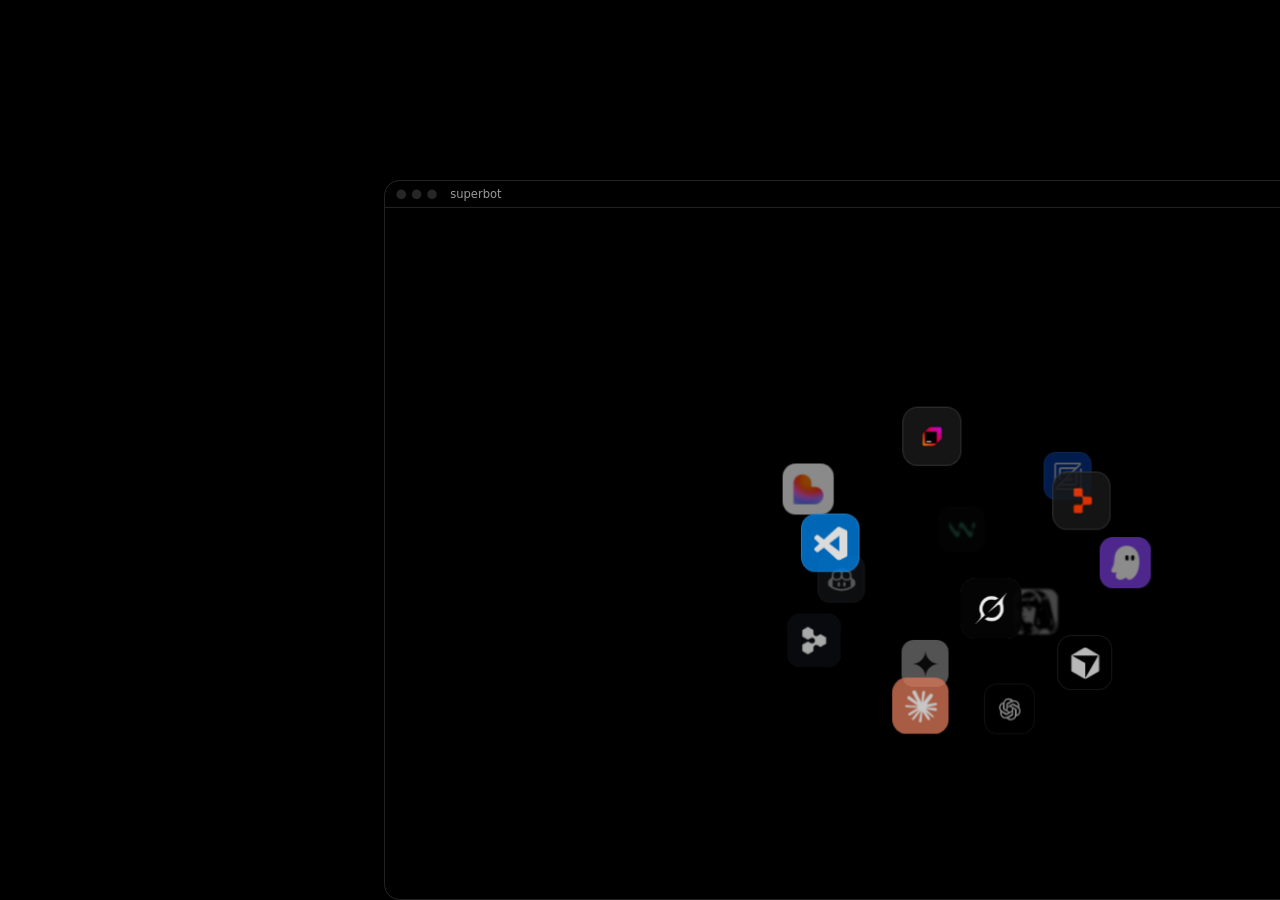
<file: animations/agent-workspace-superbot-e55f63e5/index.html>
<!doctype html>
<html lang="en">
<head>
<meta charset="utf-8"/>
<meta name="viewport" content="width=device-width,initial-scale=1"/>
<title>your all-in-one agent workspace — superbot ad spot</title>
<link rel="icon" href="assets/brand/mark-clean.svg" type="image/svg+xml"/>
<meta name="description" content="The superbot.gg hero box 1:1 (apps spin, the mark flips, the rail drops in, the frontend extends), an email prompt, then Gmail where the agent answers every thread in your style. 36.6s looping ad spot, 1920x1080."/>
<link rel="stylesheet" href="assets/site.css"/>
<link rel="stylesheet" href="assets/hub-boot-3.css"/>
<style>
/* ---------- tokens the site sheets do not define (gpt-refusal-superbot-824cef28 :root) ---------- */
:root {
  --storm-0:#00e5c3; --storm-1:#2b6bff; --storm-2:#6a1fd8; --storm-3:#c026d3; --storm-4:#ff3d9a;
  --storm: linear-gradient(135deg, var(--storm-0) 0%, var(--storm-1) 25%, var(--storm-2) 50%, var(--storm-3) 75%, var(--storm-4) 100%);
  --storm-x: linear-gradient(90deg, var(--storm-1) 0%, var(--storm-2) 45%, var(--storm-3) 75%, var(--storm-4) 100%);
  --secondary: #cfcfcf; --ui: var(--font-ui);
}
html,body { margin:0; height:100%; background:#000; overflow:hidden; }
html { zoom: 1 !important; } /* site.css zooms 1.25x on wide screens; the ad frame is already 1920x1080 */
body { min-height: 0; }

/* ---------- the 1920x1080 frame, scaled to the viewport ---------- */
#fit { position:fixed; inset:0; display:grid; place-items:center; background:#000; }
#stage { position:relative; width:1920px; height:1080px; background:#000; overflow:hidden; }
.scene { position:absolute; inset:0; opacity:0; visibility:hidden; }
.scene.on { opacity:1; visibility:visible; }
#dip { position:absolute; inset:0; background:#000; opacity:0; pointer-events:none; z-index:99; }

/* ---------- scene 1: the box, 1:1 the site's hero stage (1200x750, the choreography's own size, x1.44) ---------- */
#hubscene { display:grid; place-items:center; }
.boxpos { position:relative; width:1200px; height:750px; transform:scale(1.44); transform-origin:50% 50%; }
#stg { width:1200px; height:750px; }
/* one clock drives every beat: the stylesheet's own colour transitions must not fight it */
#hub, #hub * { transition: none !important; }
#sph { position:absolute; inset:0; overflow:hidden; z-index:30; pointer-events:none; }
#holder { position:absolute; left:50%; top:50%; width:460px; height:460px; transform:translate(-50%,-50%); transform-style:preserve-3d; perspective:1100px; }
#bloom { position:absolute; left:50%; top:50%; width:250px; height:250px; margin:-125px 0 0 -125px; z-index:5; opacity:0; will-change:transform,filter; }
#bloom img { position:absolute; inset:0; width:100%; height:100%; display:block; }
/* the typing beat */
.composer .pill.focus { border-color: var(--accent); box-shadow: 0 0 0 1px var(--accent); }
.composer .ph.typing { color: var(--fg); }
.composer .ph .caret { display:inline-block; width:1px; height:11px; background:var(--fg); vertical-align:-2px; margin-left:1px; }
.composer .send { transform-origin: 50% 50%; }
.m-text .car { display:inline-block; width:1px; height:11px; background:var(--fg); vertical-align:-2px; margin-left:1px; }

/* ---------- scenes 2 + 5: the cards (gpt-refusal-superbot-824cef28 #card, verbatim) ---------- */
.card-scene { display:grid; place-items:center; background:#000; }
.card-scene .line { position:absolute; left:0; right:0; top:50%; transform:translateY(-50%); text-align:center; font:800 132px/1.04 var(--ui); letter-spacing:-.035em; color:#fff; }
.card-scene .grad { background:var(--storm-x); -webkit-background-clip:text; background-clip:text; color:transparent; }

/* ---------- scene 4: Gmail, 1:1 (Material 3 web, 2026) ---------- */
#gmail { background: #f6f8fc; font-family: "Google Sans Text", "Google Sans", Roboto, Arial, sans-serif; color: #1f1f1f; -webkit-font-smoothing: antialiased; }
#gmail svg { width: 24px; height: 24px; fill: #444746; flex: none; }
.gm-top { position: absolute; left: 0; right: 0; top: 0; height: 64px; display: flex; align-items: center; }
.gm-menu { width: 48px; height: 48px; margin-left: 12px; display: grid; place-items: center; }
.gm-logo { display: flex; align-items: center; gap: 8px; margin-left: 4px; width: 172px; }
.gm-logo svg { width: 40px; height: 32px; }
.gm-logo b { font-family: "Product Sans", "Google Sans", Roboto, Arial, sans-serif; font-weight: 400; font-size: 22px; color: #444746; }
.gm-search { margin-left: 44px; width: 720px; height: 48px; border-radius: 24px; background: #e9eef6; display: flex; align-items: center; padding: 0 6px 0 10px; }
.gm-search .ib { width: 40px; height: 40px; display: grid; place-items: center; border-radius: 50%; }
.gm-search span { flex: 1; font-size: 16px; color: #444746; margin-left: 4px; }
.gm-topr { margin-left: auto; display: flex; align-items: center; gap: 4px; padding-right: 16px; }
.gm-topr .ib { width: 48px; height: 48px; display: grid; place-items: center; }
.gm-topr .logo-g { width: 34px; height: 34px; margin: 0 6px; }
.gm-av { width: 32px; height: 32px; border-radius: 50%; background: #7c4dff; color: #fff; font: 500 14px/32px "Google Sans", Roboto, Arial, sans-serif; text-align: center; margin-left: 8px; }
/* the app rail: Mail / Chat / Meet */
.gm-rail { position: absolute; left: 0; top: 64px; width: 68px; bottom: 0; display: grid; align-content: start; justify-items: center; gap: 18px; padding-top: 12px; }
.gm-rail .ri { display: grid; justify-items: center; gap: 4px; font-size: 12px; color: #444746; }
.gm-rail .ri i { width: 56px; height: 32px; border-radius: 16px; display: grid; place-items: center; }
.gm-rail .ri.on i { background: #d3e3fd; }
.gm-rail .ri.on { font-weight: 700; color: #1f1f1f; }
.gm-rail .ri.on svg { fill: #001d35; }
/* the label nav */
.gm-nav { position: absolute; left: 68px; top: 64px; width: 188px; bottom: 0; padding: 8px 0 0; }
.gm-compose { margin: 0 0 16px 8px; height: 56px; width: 142px; border-radius: 16px; background: #c2e7ff; display: flex; align-items: center; gap: 14px; padding-left: 14px; box-shadow: 0 1px 3px 0 rgba(60,64,67,.3), 0 4px 8px 3px rgba(60,64,67,.15); font: 500 14px "Google Sans", Roboto, Arial, sans-serif; color: #001d35; }
.gm-compose svg { fill: #001d35; }
.gm-lab { height: 32px; display: flex; align-items: center; gap: 18px; padding-left: 26px; margin-right: 12px; border-radius: 0 16px 16px 0; font-size: 14px; color: #1f1f1f; }
.gm-lab svg { width: 20px; height: 20px; }
.gm-lab.on { background: #d3e3fd; font-weight: 700; }
.gm-lab.on svg { fill: #1f1f1f; }
.gm-lab em { margin-left: auto; margin-right: 14px; font-style: normal; font-size: 12px; font-weight: 700; }
.gm-lab.more { color: #444746; }
.gm-labels { display: flex; align-items: center; justify-content: space-between; padding: 14px 20px 6px 26px; font: 500 14px "Google Sans", Roboto, Arial, sans-serif; color: #1f1f1f; }
/* the right add-on rail: calendar, keep, tasks, contacts */
.gm-side { position: absolute; right: 0; top: 64px; width: 56px; bottom: 0; border-left: 1px solid #e0e3e8; display: grid; align-content: start; justify-items: center; gap: 24px; padding-top: 12px; }
.gm-side i { width: 20px; height: 20px; border-radius: 4px; }
/* the list card */
.gm-card { position: absolute; left: 256px; right: 56px; top: 64px; bottom: 16px; background: #fff; border-radius: 16px; overflow: hidden; }
.gm-tools { height: 48px; display: flex; align-items: center; padding: 0 16px; gap: 4px; border-bottom: 1px solid #eef1f5; }
.gm-tools .ib { width: 40px; height: 40px; display: grid; place-items: center; border-radius: 50%; }
.gm-tools .ib svg { width: 20px; height: 20px; }
.gm-tools .cb { display: flex; align-items: center; }
.gm-tools .cb svg + svg { width: 18px; height: 18px; margin-left: -8px; }
.gm-tools .pg { margin-left: auto; display: flex; align-items: center; gap: 2px; font-size: 12px; color: #444746; }
.gm-tools .pg span { margin-right: 8px; }
.gm-tabs { height: 56px; display: flex; border-bottom: 1px solid #eef1f5; }
.gm-tab { position: relative; width: 252px; display: flex; align-items: center; gap: 16px; padding-left: 24px; font: 500 14px "Google Sans", Roboto, Arial, sans-serif; color: #444746; }
.gm-tab svg { width: 20px; height: 20px; }
.gm-tab.on { color: #0b57d0; }
.gm-tab.on svg { fill: #0b57d0; }
.gm-tab.on::after { content: ""; position: absolute; left: 0; right: 0; bottom: 0; height: 3px; border-radius: 3px 3px 0 0; background: #0b57d0; }
.gm-tab small { position: absolute; left: 60px; top: 8px; font-size: 11px; color: #444746; background: #fff; }
/* rows */
.gm-list { display: grid; }
.gm-row { position: relative; height: 40px; display: flex; align-items: center; padding: 0 16px 0 10px; font-size: 14px; border-bottom: 1px solid #f0f2f5; background: #fff; }
.gm-row .ib { width: 40px; height: 40px; display: grid; place-items: center; }
.gm-row .ib svg { width: 20px; height: 20px; fill: #5e5e5e; }
.gm-row .who { width: 200px; flex: none; font-weight: 700; color: #1f1f1f; white-space: nowrap; overflow: hidden; text-overflow: ellipsis; display: flex; align-items: center; gap: 6px; }
.gm-row .who svg { width: 16px; height: 16px; fill: #5e5e5e; display: none; }
.gm-row .what { flex: 1; min-width: 0; white-space: nowrap; overflow: hidden; text-overflow: ellipsis; color: #5e5e5e; }
.gm-row .what b { color: #1f1f1f; font-weight: 700; }
.gm-row .when { flex: none; width: 80px; text-align: right; font-size: 12px; font-weight: 700; color: #1f1f1f; }
.gm-row.read { background: #f2f6fc; }
.gm-row.read .who, .gm-row.read .what b, .gm-row.read .when { font-weight: 400; }
.gm-row.read .who svg { display: block; }
.gm-row.sel { background: #c2e7ff; box-shadow: inset 0 -1px 0 #f0f2f5; }
.gm-row.hot { box-shadow: inset 1px 0 0 #dadce0, inset -1px 0 0 #dadce0, 0 1px 2px 0 rgba(60,64,67,.3), 0 1px 3px 1px rgba(60,64,67,.15); z-index: 1; }
/* the open thread */
.gm-thread { position: absolute; inset: 48px 0 0; background: #fff; opacity: 0; visibility: hidden; }
.gm-thread.on { visibility: visible; }
.gm-tbar { height: 48px; display: flex; align-items: center; padding: 0 12px; gap: 4px; border-bottom: 1px solid #eef1f5; }
.gm-tbar .ib { width: 40px; height: 40px; display: grid; place-items: center; }
.gm-tbar .ib svg { width: 20px; height: 20px; }
.gm-tbar .sep { width: 1px; height: 20px; background: #dadce0; margin: 0 6px; }
.gm-subj { display: flex; align-items: center; gap: 12px; padding: 20px 72px 12px; font: 400 22px "Google Sans", Roboto, Arial, sans-serif; color: #1f1f1f; }
.gm-subj i { font: 400 12px Roboto, Arial, sans-serif; color: #444746; background: #eceff1; border-radius: 4px; padding: 2px 6px; font-style: normal; }
.gm-msg { display: flex; gap: 16px; padding: 8px 72px 0 16px; }
.gm-msg .av { width: 40px; height: 40px; border-radius: 50%; color: #fff; font: 500 16px/40px "Google Sans", Roboto, Arial, sans-serif; text-align: center; flex: none; }
.gm-msg .mh { display: flex; align-items: baseline; gap: 6px; font-size: 14px; }
.gm-msg .mh b { font-weight: 700; }
.gm-msg .mh span { color: #5e5e5e; font-size: 12px; }
.gm-msg .mh em { margin-left: auto; font-style: normal; font-size: 12px; color: #5e5e5e; }
.gm-msg .mb { flex: 1; min-width: 0; }
.gm-msg .to { font-size: 12px; color: #5e5e5e; margin-top: 2px; }
.gm-msg .gm-bt { margin-top: 14px; font-size: 14px; line-height: 20px; white-space: pre-wrap; max-width: 760px; }
/* the reply box (Gmail's inline reply card) */
.gm-reply { margin: 22px 72px 0 72px; max-width: 900px; border-radius: 8px; background: #fff; box-shadow: 0 1px 2px 0 rgba(60,64,67,.3), 0 2px 6px 2px rgba(60,64,67,.15); padding: 12px 16px 12px; }
.gm-reply .rh { display: flex; align-items: center; gap: 10px; font-size: 14px; color: #1f1f1f; }
.gm-reply .rh svg { width: 20px; height: 20px; }
.gm-reply .chip { display: inline-flex; align-items: center; gap: 6px; height: 24px; padding: 0 8px 0 2px; border-radius: 12px; background: #e8eaed; font-size: 13px; }
.gm-reply .chip i { width: 20px; height: 20px; border-radius: 50%; color: #fff; font: 500 11px/20px "Google Sans", Roboto, Arial, sans-serif; text-align: center; font-style: normal; }
.gm-reply .rb { min-height: 96px; margin: 14px 0 12px 30px; font-size: 14px; line-height: 20px; white-space: pre-wrap; }
.gm-reply .rb .ch { opacity: 0; }
.gm-reply .rb .car { display: inline-block; width: 1px; height: 16px; background: #1f1f1f; vertical-align: -3px; }
.gm-reply .rf { display: flex; align-items: center; gap: 6px; }
.gm-send { display: inline-flex; align-items: center; height: 36px; border-radius: 18px; background: #0b57d0; color: #fff; font: 500 14px "Google Sans", Roboto, Arial, sans-serif; overflow: hidden; transform-origin: 50% 50%; }
.gm-send b { padding: 0 24px; font-weight: 500; }
.gm-send i { width: 36px; height: 36px; display: grid; place-items: center; border-left: 1px solid rgba(255,255,255,.25); }
.gm-send i svg { width: 20px; height: 20px; fill: #fff; }
.gm-reply .rf .ib { width: 32px; height: 32px; display: grid; place-items: center; }
.gm-reply .rf .ib svg { width: 20px; height: 20px; }
.gm-reply .rf .ib.first { margin-left: 8px; }
.gm-reply .rf .ib.last { margin-left: auto; }
/* the snackbar */
.gm-snack { position: absolute; left: 24px; bottom: 24px; height: 48px; border-radius: 4px; background: #202124; color: #fff; display: flex; align-items: center; gap: 24px; padding: 0 16px 0 24px; font-size: 14px; box-shadow: 0 3px 5px -1px rgba(0,0,0,.2), 0 6px 10px 0 rgba(0,0,0,.14); opacity: 0; z-index: 5; }
.gm-snack b { color: #8ab4f8; font-weight: 500; }
.gm-snack .x { width: 40px; height: 40px; display: grid; place-items: center; margin-left: -8px; }
.gm-snack .x svg { fill: #fff; width: 20px; height: 20px; }
/* superbot at work, bottom-right: the rescue popup's black card + storm stroke (gpt-refusal #popup) */
#agent { position: absolute; right: 80px; bottom: 44px; width: 380px; padding: 18px 20px 16px; border-radius: 22px; border: 3px solid transparent; background: linear-gradient(#000, #000) padding-box, var(--storm) border-box; box-shadow: 0 30px 70px rgba(0,0,0,.35), 0 0 40px rgba(106,31,216,.25); opacity: 0; transform-origin: 100% 100%; z-index: 20; font-family: var(--ui); color: #fff; }
#agent .p-head { display: flex; align-items: center; gap: 12px; font-size: 26px; font-weight: 800; letter-spacing: -.02em; }
#agent .p-head img { width: 32px; height: 32px; }
#agent .p-line { margin-top: 10px; display: flex; align-items: center; gap: 10px; font-size: 18px; font-weight: 600; color: var(--secondary); }
#agent .p-line i { width: 10px; height: 10px; border-radius: 50%; background: var(--ok, #34d399); box-shadow: 0 0 10px #34d399; }
#agent .p-line b { color: #fff; font-variant-numeric: tabular-nums; }
#agent .bar { margin-top: 12px; height: 6px; border-radius: 3px; background: #262626; overflow: hidden; }
#agent .bar i { display: block; height: 100%; width: 0; border-radius: 3px; background: var(--storm-x); }



/* ---------- scene 6: the end card (gpt-refusal-superbot-824cef28 #end, verbatim) ---------- */
#end { display:grid; place-items:center; background:#000; }
#end .lock { display:flex; align-items:center; gap:44px; }
#end svg.face { width:220px; height:220px; overflow:visible; }
#end .words { overflow:hidden; }
#end .words h1 { margin:0; font:800 128px/1 var(--ui); letter-spacing:-.03em; color:#fff; }
#end .words p { margin:12px 0 0 6px; font:500 34px var(--ui); color:var(--muted); }

@media (prefers-reduced-motion: reduce) {
  .scene { opacity:0 !important; visibility:hidden !important; }
  #end { opacity:1 !important; visibility:visible !important; }
  #end .lock > * { transform:none !important; opacity:1 !important; }
}
</style>
</head>
<body>
<svg width="0" height="0" style="position:absolute" aria-hidden="true" focusable="false"><defs>
  <!-- the brand face: mark-clean.svg's mask geometry -->
  <mask id="face" maskUnits="userSpaceOnUse" x="-30" y="-30" width="160" height="160">
    <g fill="#fff"><rect x="14" y="32" width="72" height="54" rx="15"/><path d="M14 46V28Q14 20 21 21Q28 24 36 32Z"/><path d="M86 46V28Q86 20 79 21Q72 24 64 32Z"/></g>
    <g fill="#000"><ellipse cx="35" cy="58" rx="8" ry="11"/><ellipse cx="65" cy="58" rx="8" ry="11"/></g>
  </mask>
  <!-- the site's icon registry, verbatim (site/index.html #sb-ic-*) -->
  <symbol id="sb-ic-openai" viewBox="0 0 2406 2406" fill="currentColor"><path id="sb-oai-petal" d="M1107.3 299.1c-197.999 0-373.9 127.3-435.2 315.3L650 743.5v427.9c0 21.4 11 40.4 29.4 51.4l344.5 198.515V833.3h.1v-27.9L1372.7 604c33.715-19.52 70.44-32.857 108.47-39.828L1447.6 450.3C1361 353.5 1237.1 298.5 1107.3 299.1zm0 117.5-.6.6c79.699 0 156.3 27.5 217.6 78.4-2.5 1.2-7.4 4.3-11 6.1L952.8 709.3c-18.4 10.4-29.4 30-29.4 51.4V1248l-155.1-89.4V755.8c-.1-187.099 151.601-338.9 339-339.2z"/><use href="#sb-oai-petal" transform="rotate(60 1203 1203)"/><use href="#sb-oai-petal" transform="rotate(120 1203 1203)"/><use href="#sb-oai-petal" transform="rotate(180 1203 1203)"/><use href="#sb-oai-petal" transform="rotate(240 1203 1203)"/><use href="#sb-oai-petal" transform="rotate(300 1203 1203)"/></symbol>
  <symbol id="sb-ic-claude" viewBox="0 0 24 24" fill="currentColor"><path d="m4.7144 15.9555 4.7174-2.6471.079-.2307-.079-.1275h-.2307l-.7893-.0486-2.6956-.0729-2.3375-.0971-2.2646-.1214-.5707-.1215-.5343-.7042.0546-.3522.4797-.3218.686.0608 1.5179.1032 2.2767.1578 1.6514.0972 2.4468.255h.3886l.0546-.1579-.1336-.0971-.1032-.0972L6.973 9.8356l-2.55-1.6879-1.3356-.9714-.7225-.4918-.3643-.4614-.1578-1.0078.6557-.7225.8803.0607.2246.0607.8925.686 1.9064 1.4754 2.4893 1.8336.3643.3035.1457-.1032.0182-.0728-.164-.2733-1.3539-2.4467-1.445-2.4893-.6435-1.032-.17-.6194c-.0607-.255-.1032-.4674-.1032-.7285L6.287.1335 6.6997 0l.9957.1336.419.3642.6192 1.4147 1.0018 2.2282 1.5543 3.0296.4553.8985.2429.8318.091.255h.1579v-.1457l.1275-1.706.2368-2.0947.2307-2.6957.0789-.7589.3764-.9107.7468-.4918.5828.2793.4797.686-.0668.4433-.2853 1.8517-.5586 2.9021-.3643 1.9429h.2125l.2429-.2429.9835-1.3053 1.6514-2.0643.7286-.8196.85-.9046.5464-.4311h1.0321l.759 1.1293-.34 1.1657-1.0625 1.3478-.8804 1.1414-1.2628 1.7-.7893 1.36.0729.1093.1882-.0183 2.8535-.607 1.5421-.2794 1.8396-.3157.8318.3886.091.3946-.3278.8075-1.967.4857-2.3072.4614-3.4364.8136-.0425.0304.0486.0607 1.5482.1457.6618.0364h1.621l3.0175.2247.7892.522.4736.6376-.079.4857-1.2142.6193-1.6393-.3886-3.825-.9107-1.3113-.3279h-.1822v.1093l1.0929 1.0686 2.0035 1.8092 2.5075 2.3314.1275.5768-.3218.4554-.34-.0486-2.2039-1.6575-.85-.7468-1.9246-1.621h-.1275v.17l.4432.6496 2.3436 3.5214.1214 1.0807-.17.3521-.6071.2125-.6679-.1214-1.3721-1.9246L14.38 17.959l-1.1414-1.9428-.1397.079-.674 7.2552-.3156.3703-.7286.2793-.6071-.4614-.3218-.7468.3218-1.4753.3886-1.9246.3157-1.53.2853-1.9004.17-.6314-.0121-.0425-.1397.0182-1.4328 1.9672-2.1796 2.9446-1.7243 1.8456-.4128.164-.7164-.3704.0667-.6618.4008-.5889 2.386-3.0357 1.4389-1.882.929-1.0868-.0062-.1579h-.0546l-6.3385 4.1164-1.1293.1457-.4857-.4554.0608-.7467.2307-.2429 1.9064-1.3114Z"/></symbol>
  <symbol id="sb-ic-gemini" viewBox="0 0 24 24" fill="currentColor"><path d="M11.04 19.32Q12 21.51 12 24q0-2.49.93-4.68.96-2.19 2.58-3.81t3.81-2.55Q21.51 12 24 12q-2.49 0-4.68-.93a12.3 12.3 0 0 1-3.81-2.58 12.3 12.3 0 0 1-2.58-3.81Q12 2.49 12 0q0 2.49-.96 4.68-.93 2.19-2.55 3.81a12.3 12.3 0 0 1-3.81 2.58Q2.49 12 0 12q2.49 0 4.68.96 2.19.93 3.81 2.55t2.55 3.81"/></symbol>
  <symbol id="sb-ic-cursor" viewBox="0 0 24 24" fill="currentColor"><path d="M11.503.131 1.891 5.678a.84.84 0 0 0-.42.726v11.188c0 .3.162.575.42.724l9.609 5.55a1 1 0 0 0 .998 0l9.61-5.55a.84.84 0 0 0 .42-.724V6.404a.84.84 0 0 0-.42-.726L12.497.131a1.01 1.01 0 0 0-.996 0M2.657 6.338h18.55c.263 0 .43.287.297.515L12.23 22.918c-.062.107-.229.064-.229-.06V12.335a.59.59 0 0 0-.295-.51l-9.11-5.257c-.109-.063-.064-.23.061-.23"/></symbol>
  <symbol id="sb-ic-copilot" viewBox="0 0 24 24" fill="currentColor"><path d="M23.922 16.997C23.061 18.492 18.063 22.02 12 22.02 5.937 22.02.939 18.492.078 16.997A.641.641 0 0 1 0 16.741v-2.869a.883.883 0 0 1 .053-.22c.372-.935 1.347-2.292 2.605-2.656.167-.429.414-1.055.644-1.517a10.098 10.098 0 0 1-.052-1.086c0-1.331.282-2.499 1.132-3.368.397-.406.89-.717 1.474-.952C7.255 2.937 9.248 1.98 11.978 1.98c2.731 0 4.767.957 6.166 2.093.584.235 1.077.546 1.474.952.85.869 1.132 2.037 1.132 3.368 0 .368-.014.733-.052 1.086.23.462.477 1.088.644 1.517 1.258.364 2.233 1.721 2.605 2.656a.841.841 0 0 1 .053.22v2.869a.641.641 0 0 1-.078.256Zm-11.75-5.992h-.344a4.359 4.359 0 0 1-.355.508c-.77.947-1.918 1.492-3.508 1.492-1.725 0-2.989-.359-3.782-1.259a2.137 2.137 0 0 1-.085-.104L4 11.746v6.585c1.435.779 4.514 2.179 8 2.179 3.486 0 6.565-1.4 8-2.179v-6.585l-.098-.104s-.033.045-.085.104c-.793.9-2.057 1.259-3.782 1.259-1.59 0-2.738-.545-3.508-1.492a4.359 4.359 0 0 1-.355-.508Zm2.328 3.25c.549 0 1 .451 1 1v2c0 .549-.451 1-1 1-.549 0-1-.451-1-1v-2c0-.549.451-1 1-1Zm-5 0c.549 0 1 .451 1 1v2c0 .549-.451 1-1 1-.549 0-1-.451-1-1v-2c0-.549.451-1 1-1Zm3.313-6.185c.136 1.057.403 1.913.878 2.497.442.544 1.134.938 2.344.938 1.573 0 2.292-.337 2.657-.751.384-.435.558-1.15.558-2.361 0-1.14-.243-1.847-.705-2.319-.477-.488-1.319-.862-2.824-1.025-1.487-.161-2.192.138-2.533.529-.269.307-.437.808-.438 1.578v.021c0 .265.021.562.063.893Zm-1.626 0c.042-.331.063-.628.063-.894v-.02c-.001-.77-.169-1.271-.438-1.578-.341-.391-1.046-.69-2.533-.529-1.505.163-2.347.537-2.824 1.025-.462.472-.705 1.179-.705 2.319 0 1.211.175 1.926.558 2.361.365.414 1.084.751 2.657.751 1.21 0 1.902-.394 2.344-.938.475-.584.742-1.44.878-2.497Z"/></symbol>
  <symbol id="sb-ic-vscode" viewBox="0 0 100 100" fill="currentColor"><path fill-rule="evenodd" clip-rule="evenodd" d="M70.9119 99.3171C72.4869 99.9307 74.2828 99.8914 75.8725 99.1264L96.4608 89.2197C98.6242 88.1787 100 85.9892 100 83.5872V16.4133C100 14.0113 98.6243 11.8218 96.4609 10.7808L75.8725 0.873756C73.7862 -0.130129 71.3446 0.11576 69.5135 1.44695C69.252 1.63711 69.0028 1.84943 68.769 2.08341L29.3551 38.0415L12.1872 25.0096C10.589 23.7965 8.35363 23.8959 6.86933 25.2461L1.36303 30.2549C-0.452552 31.9064 -0.454633 34.7627 1.35853 36.417L16.2471 50.0001L1.35853 63.5832C-0.454633 65.2374 -0.452552 68.0938 1.36303 69.7453L6.86933 74.7541C8.35363 76.1043 10.589 76.2037 12.1872 74.9905L29.3551 61.9587L68.769 97.9167C69.3925 98.5406 70.1246 99.0104 70.9119 99.3171ZM75.0152 27.2989L45.1091 50.0001L75.0152 72.7012V27.2989Z"/></symbol>
  <symbol id="sb-ic-zed" viewBox="0 0 24 24" fill="currentColor"><path d="M2.25 1.5a.75.75 0 0 0-.75.75v16.5H0V2.25A2.25 2.25 0 0 1 2.25 0h20.095c1.002 0 1.504 1.212.795 1.92L10.764 14.298h3.486V12.75h1.5v1.922a1.125 1.125 0 0 1-1.125 1.125H9.264l-2.578 2.578h11.689V9h1.5v9.375a1.5 1.5 0 0 1-1.5 1.5H5.185L2.562 22.5H21.75a.75.75 0 0 0 .75-.75V5.25H24v16.5A2.25 2.25 0 0 1 21.75 24H1.655C.653 24 .151 22.788.86 22.08L13.19 9.75H9.75v1.5h-1.5V9.375A1.125 1.125 0 0 1 9.375 8.25h5.314l2.625-2.625H5.625V15h-1.5V5.625a1.5 1.5 0 0 1 1.5-1.5h13.19L21.438 1.5z"/></symbol>
  <symbol id="sb-ic-windsurf" viewBox="0 0 24 24" fill="currentColor"><path d="M23.55 5.067c-1.2038-.002-2.1806.973-2.1806 2.1765v4.8676c0 .972-.8035 1.7594-1.7597 1.7594-.568 0-1.1352-.286-1.4718-.7659l-4.9713-7.1003c-.4125-.5896-1.0837-.941-1.8103-.941-1.1334 0-2.1533.9635-2.1533 2.153v4.8957c0 .972-.7969 1.7594-1.7596 1.7594-.57 0-1.1363-.286-1.4728-.7658L.4076 5.1598C.2822 4.9798 0 5.0688 0 5.2882v4.2452c0 .2147.0656.4228.1884.599l5.4748 7.8183c.3234.462.8006.8052 1.3509.9298 1.3771.313 2.6446-.747 2.6446-2.0977v-4.893c0-.972.7875-1.7593 1.7596-1.7593h.003a1.798 1.798 0 0 1 1.4718.7658l4.9723 7.0994c.4135.5905 1.05.941 1.8093.941 1.1587 0 2.1515-.9645 2.1515-2.153v-4.8948c0-.972.7875-1.7594 1.7596-1.7594h.194a.22.22 0 0 0 .2204-.2202v-4.622a.22.22 0 0 0-.2203-.2203Z"/></symbol>
    <!-- Material icons, for the Gmail scene -->
    <symbol id="mi-menu" viewBox="0 0 24 24"><path d="M3 18h18v-2H3v2zm0-5h18v-2H3v2zm0-7v2h18V6H3z"/></symbol>
    <symbol id="mi-search" viewBox="0 0 24 24"><path d="M15.5 14h-.79l-.28-.27C15.41 12.59 16 11.11 16 9.5 16 5.91 13.09 3 9.5 3S3 5.91 3 9.5 5.91 16 9.5 16c1.61 0 3.09-.59 4.23-1.57l.27.28v.79l5 4.99L20.49 19l-4.99-5zm-6 0C7.01 14 5 11.99 5 9.5S7.01 5 9.5 5 14 7.01 14 9.5 11.99 14 9.5 14z"/></symbol>
    <symbol id="mi-tune" viewBox="0 0 24 24"><path d="M3 17v2h6v-2H3zM3 5v2h10V5H3zm10 16v-2h8v-2h-8v-2h-2v6h2zM7 9v2H3v2h4v2h2V9H7zm14 4v-2H11v2h10zm-6-4h2V7h4V5h-4V3h-2v6z"/></symbol>
    <symbol id="mi-help" viewBox="0 0 24 24"><path d="M11 18h2v-2h-2v2zm1-16C6.48 2 2 6.48 2 12s4.48 10 10 10 10-4.48 10-10S17.52 2 12 2zm0 18c-4.41 0-8-3.59-8-8s3.59-8 8-8 8 3.59 8 8-3.59 8-8 8zm0-14c-2.21 0-4 1.79-4 4h2c0-1.1.9-2 2-2s2 .9 2 2c0 2-3 1.75-3 5h2c0-2.25 3-2.5 3-5 0-2.21-1.79-4-4-4z"/></symbol>
    <symbol id="mi-settings" viewBox="0 0 24 24"><path d="M19.14 12.94c.04-.3.06-.61.06-.94 0-.32-.02-.64-.07-.94l2.03-1.58c.18-.14.23-.41.12-.61l-1.92-3.32c-.12-.22-.37-.29-.59-.22l-2.39.96c-.5-.38-1.03-.7-1.62-.94l-.36-2.54c-.04-.24-.24-.41-.48-.41h-3.84c-.24 0-.43.17-.47.41l-.36 2.54c-.59.24-1.13.57-1.62.94l-2.39-.96c-.22-.08-.47 0-.59.22L2.74 8.87c-.12.21-.08.47.12.61l2.03 1.58c-.05.3-.09.63-.09.94s.02.64.07.94l-2.03 1.58c-.18.14-.23.41-.12.61l1.92 3.32c.12.22.37.29.59.22l2.39-.96c.5.38 1.03.7 1.62.94l.36 2.54c.05.24.24.41.48.41h3.84c.24 0 .44-.17.47-.41l.36-2.54c.59-.24 1.13-.56 1.62-.94l2.39.96c.22.08.47 0 .59-.22l1.92-3.32c.12-.22.07-.47-.12-.61l-2.01-1.58zM12 15.6c-1.98 0-3.6-1.62-3.6-3.6s1.62-3.6 3.6-3.6 3.6 1.62 3.6 3.6-1.62 3.6-3.6 3.6z"/></symbol>
    <symbol id="mi-apps" viewBox="0 0 24 24"><path d="M4 8h4V4H4v4zm6 12h4v-4h-4v4zm-6 0h4v-4H4v4zm0-6h4v-4H4v4zm6 0h4v-4h-4v4zm6-10v4h4V4h-4zm-6 4h4V4h-4v4zm6 6h4v-4h-4v4zm0 6h4v-4h-4v4z"/></symbol>
    <symbol id="mi-refresh" viewBox="0 0 24 24"><path d="M17.65 6.35C16.2 4.9 14.21 4 12 4c-4.42 0-7.99 3.58-7.99 8s3.57 8 7.99 8c3.73 0 6.84-2.55 7.73-6h-2.08c-.82 2.33-3.04 4-5.65 4-3.31 0-6-2.69-6-6s2.69-6 6-6c1.66 0 3.14.69 4.22 1.78L13 11h7V4l-2.35 2.35z"/></symbol>
    <symbol id="mi-more" viewBox="0 0 24 24"><path d="M12 8c1.1 0 2-.9 2-2s-.9-2-2-2-2 .9-2 2 .9 2 2 2zm0 2c-1.1 0-2 .9-2 2s.9 2 2 2 2-.9 2-2-.9-2-2-2zm0 6c-1.1 0-2 .9-2 2s.9 2 2 2 2-.9 2-2-.9-2-2-2z"/></symbol>
    <symbol id="mi-cb" viewBox="0 0 24 24"><path d="M19 5v14H5V5h14m0-2H5c-1.1 0-2 .9-2 2v14c0 1.1.9 2 2 2h14c1.1 0 2-.9 2-2V5c0-1.1-.9-2-2-2z"/></symbol>
    <symbol id="mi-star-o" viewBox="0 0 24 24"><path d="M22 9.24l-7.19-.62L12 2 9.19 8.63 2 9.24l5.46 4.73L5.82 21 12 17.27 18.18 21l-1.63-7.03L22 9.24zM12 15.4l-3.76 2.27 1-4.28-3.32-2.88 4.38-.38L12 6.1l1.71 4.04 4.38.38-3.32 2.88 1 4.28L12 15.4z"/></symbol>
    <symbol id="mi-star" viewBox="0 0 24 24"><path d="M12 17.27L18.18 21l-1.64-7.03L22 9.24l-7.19-.61L12 2 9.19 8.63 2 9.24l5.46 4.73L5.82 21z"/></symbol>
    <symbol id="mi-imp" viewBox="0 0 24 24"><path d="M3.5 18.99l11 .01c.67 0 1.27-.33 1.63-.84L20.5 12l-4.37-6.16c-.36-.51-.96-.84-1.63-.84l-11 .01L8.34 12 3.5 18.99zM7.35 12L5.55 6.5h9.36l3.9 5.5-3.9 5.5H5.55L7.35 12z"/></symbol>
    <symbol id="mi-inbox" viewBox="0 0 24 24"><path d="M19 3H4.99c-1.11 0-1.98.89-1.98 2L3 19c0 1.1.88 2 1.99 2H19c1.1 0 2-.9 2-2V5c0-1.11-.9-2-2-2zm0 12h-4c0 1.66-1.35 3-3 3s-3-1.34-3-3H4.99V5H19v10zm-3-5h-2V7h-4v3H8l4 4 4-4z"/></symbol>
    <symbol id="mi-clock" viewBox="0 0 24 24"><path d="M11.99 2C6.47 2 2 6.48 2 12s4.47 10 9.99 10C17.52 22 22 17.52 22 12S17.52 2 11.99 2zM12 20c-4.42 0-8-3.58-8-8s3.58-8 8-8 8 3.58 8 8-3.58 8-8 8zm.5-13H11v6l5.25 3.15.75-1.23-4.5-2.67z"/></symbol>
    <symbol id="mi-send" viewBox="0 0 24 24"><path d="M2.01 21L23 12 2.01 3 2 10l15 2-15 2z"/></symbol>
    <symbol id="mi-file" viewBox="0 0 24 24"><path d="M6 2c-1.1 0-1.99.9-1.99 2L4 20c0 1.1.89 2 1.99 2H18c1.1 0 2-.9 2-2V8l-6-6H6zm7 7V3.5L18.5 9H13z"/></symbol>
    <symbol id="mi-down" viewBox="0 0 24 24"><path d="M16.59 8.59L12 13.17 7.41 8.59 6 10l6 6 6-6z"/></symbol>
    <symbol id="mi-edit" viewBox="0 0 24 24"><path d="M3 17.25V21h3.75L17.81 9.94l-3.75-3.75L3 17.25zM20.71 7.04c.39-.39.39-1.02 0-1.41l-2.34-2.34c-.39-.39-1.02-.39-1.41 0l-1.83 1.83 3.75 3.75 1.83-1.83z"/></symbol>
    <symbol id="mi-reply" viewBox="0 0 24 24"><path d="M10 9V5l-7 7 7 7v-4.1c5 0 8.5 1.6 11 5.1-1-5-4-10-11-11z"/></symbol>
    <symbol id="mi-delete" viewBox="0 0 24 24"><path d="M6 19c0 1.1.9 2 2 2h8c1.1 0 2-.9 2-2V7H6v12zM19 4h-3.5l-1-1h-5l-1 1H5v2h14V4z"/></symbol>
    <symbol id="mi-attach" viewBox="0 0 24 24"><path d="M16.5 6v11.5c0 2.21-1.79 4-4 4s-4-1.79-4-4V5c0-1.38 1.12-2.5 2.5-2.5s2.5 1.12 2.5 2.5v10.5c0 .55-.45 1-1 1s-1-.45-1-1V6H10v9.5c0 1.38 1.12 2.5 2.5 2.5s2.5-1.12 2.5-2.5V5c0-2.21-1.79-4-4-4S7 2.79 7 5v12.5c0 3.04 2.46 5.5 5.5 5.5s5.5-2.46 5.5-5.5V6h-1.5z"/></symbol>
    <symbol id="mi-link" viewBox="0 0 24 24"><path d="M3.9 12c0-1.71 1.39-3.1 3.1-3.1h4V7H7c-2.76 0-5 2.24-5 5s2.24 5 5 5h4v-1.9H7c-1.71 0-3.1-1.39-3.1-3.1zM8 13h8v-2H8v2zm9-6h-4v1.9h4c1.71 0 3.1 1.39 3.1 3.1s-1.39 3.1-3.1 3.1h-4V17h4c2.76 0 5-2.24 5-5s-2.24-5-5-5z"/></symbol>
    <symbol id="mi-emoji" viewBox="0 0 24 24"><path d="M11.99 2C6.47 2 2 6.48 2 12s4.47 10 9.99 10C17.52 22 22 17.52 22 12S17.52 2 11.99 2zM12 20c-4.42 0-8-3.58-8-8s3.58-8 8-8 8 3.58 8 8-3.58 8-8 8zm3.5-9c.83 0 1.5-.67 1.5-1.5S16.33 8 15.5 8 14 8.67 14 9.5s.67 1.5 1.5 1.5zm-7 0c.83 0 1.5-.67 1.5-1.5S9.33 8 8.5 8 7 8.67 7 9.5 7.67 11 8.5 11zm3.5 6.5c2.33 0 4.31-1.46 5.11-3.5H6.89c.8 2.04 2.78 3.5 5.11 3.5z"/></symbol>
    <symbol id="mi-people" viewBox="0 0 24 24"><path d="M16 11c1.66 0 2.99-1.34 2.99-3S17.66 5 16 5c-1.66 0-3 1.34-3 3s1.34 3 3 3zm-8 0c1.66 0 2.99-1.34 2.99-3S9.66 5 8 5C6.34 5 5 6.34 5 8s1.34 3 3 3zm0 2c-2.33 0-7 1.17-7 3.5V19h14v-2.5c0-2.33-4.67-3.5-7-3.5zm8 0c-.29 0-.62.02-.97.05 1.16.84 1.97 1.97 1.97 3.45V19h6v-2.5c0-2.33-4.67-3.5-7-3.5z"/></symbol>
    <symbol id="mi-offer" viewBox="0 0 24 24"><path d="M21.41 11.58l-9-9C12.05 2.22 11.55 2 11 2H4c-1.1 0-2 .9-2 2v7c0 .55.22 1.05.59 1.42l9 9c.36.36.86.58 1.41.58.55 0 1.05-.22 1.41-.59l7-7c.37-.36.59-.86.59-1.41 0-.55-.23-1.06-.59-1.42zM5.5 7C4.67 7 4 6.33 4 5.5S4.67 4 5.5 4 7 4.67 7 5.5 6.33 7 5.5 7z"/></symbol>
    <symbol id="mi-chat" viewBox="0 0 24 24"><path d="M20 2H4c-1.1 0-2 .9-2 2v18l4-4h14c1.1 0 2-.9 2-2V4c0-1.1-.9-2-2-2z"/></symbol>
    <symbol id="mi-video" viewBox="0 0 24 24"><path d="M17 10.5V7c0-.55-.45-1-1-1H4c-.55 0-1 .45-1 1v10c0 .55.45 1 1 1h12c.55 0 1-.45 1-1v-3.5l4 4v-11l-4 4z"/></symbol>
    <symbol id="mi-mail" viewBox="0 0 24 24"><path d="M20 4H4c-1.1 0-1.99.9-1.99 2L2 18c0 1.1.9 2 2 2h16c1.1 0 2-.9 2-2V6c0-1.1-.9-2-2-2zm0 4l-8 5-8-5V6l8 5 8-5v2z"/></symbol>
    <symbol id="mi-back" viewBox="0 0 24 24"><path d="M20 11H7.83l5.59-5.59L12 4l-8 8 8 8 1.41-1.41L7.83 13H20v-2z"/></symbol>
    <symbol id="mi-archive" viewBox="0 0 24 24"><path d="M20.54 5.23l-1.39-1.68C18.88 3.21 18.47 3 18 3H6c-.47 0-.88.21-1.16.55L3.46 5.23C3.17 5.57 3 6.02 3 6.5V19c0 1.1.9 2 2 2h14c1.1 0 2-.9 2-2V6.5c0-.48-.17-.93-.46-1.27zM12 17.5L6.5 12H10v-2h4v2h3.5L12 17.5zM5.12 5l.81-1h12l.94 1H5.12z"/></symbol>
    <symbol id="mi-left" viewBox="0 0 24 24"><path d="M15.41 7.41L14 6l-6 6 6 6 1.41-1.41L10.83 12z"/></symbol>
    <symbol id="mi-right" viewBox="0 0 24 24"><path d="M10 6L8.59 7.41 13.17 12l-4.58 4.59L10 18l6-6z"/></symbol>
    <symbol id="mi-text" viewBox="0 0 24 24"><path d="M5 17v2h14v-2H5zm4.5-4.2h5l.9 2.2h2.1L12.75 4h-1.5L6.5 15h2.1l.9-2.2zM12 5.98L13.87 11h-3.74L12 5.98z"/></symbol>
    <symbol id="mi-close" viewBox="0 0 24 24"><path d="M19 6.41L17.59 5 12 10.59 6.41 5 5 6.41 10.59 12 5 17.59 6.41 19 12 13.41 17.59 19 19 17.59 13.41 12z"/></symbol>
    <symbol id="mi-plus" viewBox="0 0 24 24"><path d="M19 13h-6v6h-2v-6H5v-2h6V5h2v6h6v2z"/></symbol>
    <!-- the Gmail M -->
    <symbol id="gm-m" viewBox="0 0 48 36"><path fill="#4285F4" d="M3.3 36h7.6V17.5L0 9.4v23.3C0 34.5 1.5 36 3.3 36z"/><path fill="#34A853" d="M37.1 36h7.6c1.8 0 3.3-1.5 3.3-3.3V9.4l-10.9 8.1V36z"/><path fill="#FBBC04" d="M37.1 3.3v14.2L48 9.4V4.9c0-4.1-4.7-6.4-7.9-4L37.1 3.3z"/><path fill="#EA4335" d="M10.9 17.5V3.3L24 13.1 37.1 3.3v14.2L24 27.3 10.9 17.5z"/><path fill="#C5221F" d="M0 4.9v4.5l10.9 8.1V3.3L7.9.9C4.7-1.5 0 .8 0 4.9z"/></symbol>
</defs></svg>

<div id="fit"><div id="stage">

  <!-- ============ scene 1: the box ============ -->
  <section class="scene" id="hubscene" aria-label="superbot boots">
    <div class="boxpos">
      <div class="stage" id="stg">
        <div class="stage-bar"><i></i><i></i><i></i><span>superbot</span><em class="led" id="led"></em></div>
        <div class="body" id="stg-body">
          <div class="margin" id="stg-margin" aria-hidden="true"></div>
          <div class="arena" id="arena">
            <div class="hub" id="hub" aria-hidden="true">
              <nav class="rail inner" id="rail">
                <span class="rail-item sb sel" id="sb-slot"><img src="assets/brand/tile.svg" alt="" width="44" height="44"/></span>
                <span class="rail-div"></span>
                <span class="rail-item" data-app="openai"><svg><use href="#sb-ic-openai"/></svg><i class="dot"></i></span>
                <span class="rail-item" data-app="claude"><svg><use href="#sb-ic-claude"/></svg><i class="dot bad"></i></span>
                <span class="rail-item" data-app="gemini"><svg><use href="#sb-ic-gemini"/></svg><i class="dot"></i></span>
                <span class="rail-item" data-app="cursor"><svg><use href="#sb-ic-cursor"/></svg><i class="dot"></i></span>
                <span class="rail-item bleed" data-app="devin"><img src="assets/intro/devin.png" alt="" width="44" height="44"/><i class="dot"></i></span>
                <span class="rail-item bleed" data-app="hermes"><img src="assets/intro/hermes.png" alt="" width="44" height="44"/><i class="dot"></i></span>
                <span class="rail-item bleed" data-app="grok"><img src="assets/intro/grok.png" alt="" width="44" height="44"/><i class="dot"></i></span>
                <span class="rail-item" data-app="copilot"><svg><use href="#sb-ic-copilot"/></svg><i class="dot"></i></span>
                <span class="rail-div"></span>
                <span class="rail-item folder">
                  <svg viewBox="0 0 24 24" fill="none" stroke="currentColor" stroke-width="2.4" stroke-linecap="round" stroke-linejoin="round"><path d="M12 22v5"/><path d="M9 8V2"/><path d="M15 8V2"/><path d="M18 8v5a4 4 0 0 1-4 4h-4a4 4 0 0 1-4-4V8Z"/></svg>
                  <svg viewBox="0 0 24 24" fill="none" stroke="currentColor" stroke-width="2.4" stroke-linecap="round" stroke-linejoin="round"><path d="M2.586 17.414A2 2 0 0 0 2 18.828V21a1 1 0 0 0 1 1h3a1 1 0 0 0 1-1v-1a1 1 0 0 1 1-1h1a1 1 0 0 0 1-1v-1a1 1 0 0 1 1-1h.172a2 2 0 0 0 1.414-.586l.814-.814a6.5 6.5 0 1 0-4-4z"/><circle cx="16.5" cy="7.5" r=".5" fill="currentColor"/></svg>
                  <svg viewBox="0 0 24 24" fill="none" stroke="currentColor" stroke-width="2.4" stroke-linecap="round" stroke-linejoin="round"><path d="M20 20a2 2 0 0 0 2-2V8a2 2 0 0 0-2-2h-7.9a2 2 0 0 1-1.69-.9L9.6 3.9A2 2 0 0 0 7.93 3H4a2 2 0 0 0-2 2v13a2 2 0 0 0 2 2Z"/></svg>
                  <svg viewBox="0 0 24 24" fill="none" stroke="currentColor" stroke-width="2.4" stroke-linecap="round" stroke-linejoin="round"><path d="M9.937 15.5A2 2 0 0 0 8.5 14.063l-6.135-1.582a.5.5 0 0 1 0-.962L8.5 9.936A2 2 0 0 0 9.937 8.5l1.582-6.135a.5.5 0 0 1 .963 0L14.063 8.5A2 2 0 0 0 15.5 9.937l6.135 1.581a.5.5 0 0 1 0 .964L15.5 14.063a2 2 0 0 0-1.437 1.437l-1.582 6.135a.5.5 0 0 1-.963 0z"/></svg>
                  <i class="dot"></i>
                </span>
                <span class="rail-item add">+</span>
              </nav>
              <div class="chats inner">
                <div class="side-head"><img src="assets/brand/mark-clean.svg" alt="" width="14" height="14"/><b>superbot.gg</b><i class="side-ic ic-btn"><svg viewBox="0 0 24 24" fill="none" stroke="currentColor" stroke-width="2" stroke-linecap="round" stroke-linejoin="round"><circle cx="11" cy="11" r="7"/><path d="m21 21-4-4"/></svg></i><i class="side-ic"><svg viewBox="0 0 24 24" fill="none" stroke="currentColor" stroke-width="2" stroke-linecap="round" stroke-linejoin="round"><rect x="3" y="3" width="18" height="18" rx="2"/><path d="M9 3v18"/></svg></i></div>
                <span class="row new"><svg viewBox="0 0 24 24" fill="none" stroke="currentColor" stroke-linecap="round" stroke-linejoin="round"><path d="M12 5H7a2 2 0 0 0-2 2v10a2 2 0 0 0 2 2h10a2 2 0 0 0 2-2v-5"/><path d="M18.5 2.5a2.12 2.12 0 0 1 3 3L13 14l-4 1 1-4Z"/></svg>New chat</span>
                <span class="row"><svg viewBox="0 0 24 24" fill="none" stroke="currentColor" stroke-linecap="round" stroke-linejoin="round"><path d="m12 2 9 5-9 5-9-5 9-5Z"/><path d="m3 12 9 5 9-5"/><path d="m3 17 9 5 9-5"/></svg>Manage Context</span>
                <span class="row"><svg viewBox="0 0 24 24" fill="none" stroke="currentColor" stroke-linecap="round" stroke-linejoin="round"><circle cx="12" cy="12" r="9"/><path d="M12 6.5v11"/><path d="M14.6 9.4c-.9-1.3-5.8-1.4-5.8.9 0 2.5 6.2 1.4 6.2 3.8 0 2.3-5.2 2.1-6.4.7"/></svg>View Savings</span>
                <span class="row"><svg viewBox="0 0 24 24" fill="none" stroke="currentColor" stroke-linecap="round" stroke-linejoin="round"><path d="M3 3v18h18"/><path d="M8 17v-6"/><path d="M13 17V7"/><path d="M18 17v-3"/></svg>View Usage</span>
                <span class="row"><svg viewBox="0 0 24 24" fill="none" stroke="currentColor" stroke-linecap="round" stroke-linejoin="round"><path d="m3 6 2 2 4-4"/><path d="m3 14 2 2 4-4"/><path d="M13 6h8"/><path d="M13 16h8"/></svg>Setup<i class="cnt">3</i></span>
                <div class="cap-row"><span class="cap"><svg viewBox="0 0 24 24" fill="none" stroke="currentColor" stroke-width="2.4" stroke-linecap="round" stroke-linejoin="round"><path d="m6 9 6 6 6-6"/></svg>Recents</span><span class="cnt-r">1</span></div>
                <div class="today">Today</div>
                <span class="row chat on"><i class="sp"><svg viewBox="0 0 24 24" fill="none" stroke="currentColor" stroke-width="2" stroke-linecap="round" stroke-linejoin="round"><path d="M21 11.5a8.38 8.38 0 0 1-.9 3.8 8.5 8.5 0 0 1-7.6 4.7 8.38 8.38 0 0 1-3.8-.9L3 21l1.9-5.7a8.38 8.38 0 0 1-.9-3.8 8.5 8.5 0 0 1 4.7-7.6 8.38 8.38 0 0 1 3.8-.9h.5a8.48 8.48 0 0 1 8 8v.5Z"/></svg></i><span class="t">which rate limiter…</span><em>12m</em></span>
                <span class="row chat"><i class="sp"><svg viewBox="0 0 24 24" fill="none" stroke="currentColor" stroke-width="2" stroke-linecap="round" stroke-linejoin="round"><path d="M21 11.5a8.38 8.38 0 0 1-.9 3.8 8.5 8.5 0 0 1-7.6 4.7 8.38 8.38 0 0 1-3.8-.9L3 21l1.9-5.7a8.38 8.38 0 0 1-.9-3.8 8.5 8.5 0 0 1 4.7-7.6 8.38 8.38 0 0 1 3.8-.9h.5a8.48 8.48 0 0 1 8 8v.5Z"/></svg></i><span class="t">rank the import pa…</span><em>3h</em></span>
                <span class="row chat"><i class="sp"><svg viewBox="0 0 24 24" fill="none" stroke="currentColor" stroke-width="2" stroke-linecap="round" stroke-linejoin="round"><path d="M21 11.5a8.38 8.38 0 0 1-.9 3.8 8.5 8.5 0 0 1-7.6 4.7 8.38 8.38 0 0 1-3.8-.9L3 21l1.9-5.7a8.38 8.38 0 0 1-.9-3.8 8.5 8.5 0 0 1 4.7-7.6 8.38 8.38 0 0 1 3.8-.9h.5a8.48 8.48 0 0 1 8 8v.5Z"/></svg></i><span class="t">trello card test</span><em>1d</em></span>
                <span class="row chat"><i class="sp"><svg viewBox="0 0 24 24" fill="none" stroke="currentColor" stroke-width="2" stroke-linecap="round" stroke-linejoin="round"><path d="M21 11.5a8.38 8.38 0 0 1-.9 3.8 8.5 8.5 0 0 1-7.6 4.7 8.38 8.38 0 0 1-3.8-.9L3 21l1.9-5.7a8.38 8.38 0 0 1-.9-3.8 8.5 8.5 0 0 1 4.7-7.6 8.38 8.38 0 0 1 3.8-.9h.5a8.48 8.48 0 0 1 8 8v.5Z"/></svg></i><span class="t">dedupe the always…</span><em>3d</em></span>
                <span class="row chat"><i class="sp"><svg viewBox="0 0 24 24" fill="none" stroke="currentColor" stroke-width="2" stroke-linecap="round" stroke-linejoin="round"><path d="M21 11.5a8.38 8.38 0 0 1-.9 3.8 8.5 8.5 0 0 1-7.6 4.7 8.38 8.38 0 0 1-3.8-.9L3 21l1.9-5.7a8.38 8.38 0 0 1-.9-3.8 8.5 8.5 0 0 1 4.7-7.6 8.38 8.38 0 0 1 3.8-.9h.5a8.48 8.48 0 0 1 8 8v.5Z"/></svg></i><span class="t">macapp notarizati…</span><em>1w</em></span>
                <div class="ctx-mini" aria-hidden="true"><div class="cx-in">
                  <div class="cx"><span>this week</span><b>$5.15</b></div>
                  <div class="bar"><i style="--p:82%"></i></div>
                  <div class="cx"><span>context</span><b>361k</b></div>
                </div></div>
                <div class="user"><span class="avatar" style="--c:var(--raised)">D<i class="dot ok"></i></span><span class="u-tx"><b>hi@superbot.gg</b><small>no balance yet</small></span><svg class="u-gear" viewBox="0 0 24 24" fill="none" stroke="currentColor" stroke-width="2" stroke-linecap="round" stroke-linejoin="round"><path d="M12.22 2h-.44a2 2 0 0 0-2 2v.18a2 2 0 0 1-1 1.73l-.43.25a2 2 0 0 1-2 0l-.15-.08a2 2 0 0 0-2.73.73l-.22.38a2 2 0 0 0 .73 2.73l.15.1a2 2 0 0 1 1 1.72v.51a2 2 0 0 1-1 1.74l-.15.09a2 2 0 0 0-.73 2.73l.22.38a2 2 0 0 0 2.73.73l.15-.08a2 2 0 0 1 2 0l.43.25a2 2 0 0 1 1 1.73V20a2 2 0 0 0 2 2h.44a2 2 0 0 0 2-2v-.18a2 2 0 0 1 1-1.73l.43-.25a2 2 0 0 1 2 0l.15.08a2 2 0 0 0 2.73-.73l.22-.39a2 2 0 0 0-.73-2.73l-.15-.08a2 2 0 0 1-1-1.74v-.5a2 2 0 0 1 1-1.74l.15-.09a2 2 0 0 0 .73-2.73l-.22-.38a2 2 0 0 0-2.73-.73l-.15.08a2 2 0 0 1-2 0l-.43-.25a2 2 0 0 1-1-1.73V4a2 2 0 0 0-2-2z"/><circle cx="12" cy="12" r="3"/></svg></div>
              </div>
              <div class="main inner">
                <div class="chat-head"><b>chat</b><span class="search">Search<kbd>⌘K</kbd></span><span class="ask"><img src="assets/brand/mark-clean.svg" alt="" width="12" height="12"/>Ask Superbot</span><span class="ptoggle"><svg viewBox="0 0 24 24" fill="none" stroke="currentColor" stroke-width="2" stroke-linecap="round" stroke-linejoin="round"><rect x="3" y="3" width="18" height="18" rx="2"/><path d="M15 3v18"/></svg></span></div>
                <div class="feed" id="feed">
                  <div class="welcome"><span class="w-ic"><img src="assets/brand/mark-clean.svg" alt="" width="14" height="14"/></span><span class="w-tx"><b>Welcome to #chat</b><small>This is the start of your conversation with Superbot.</small></span></div>
                  <div class="date-div">September 5, 2026</div>
                  <div class="msg" data-m="1"><span class="avatar sb"><img src="assets/brand/mark-clean.svg" alt=""/></span><div class="m-main"><div class="m-head"><span class="m-name">superbot</span><span class="app">APP</span><span class="m-when">11:15 AM</span></div><div class="m-text">your ChatGPT, Claude, Gemini and Cursor are all wired in, on the subscriptions you already pay for. one window, every agent.</div></div></div>
                  <div class="msg" id="h-user"><span class="avatar" style="--c:var(--raised)">D</span><div class="m-main"><div class="m-head"><span class="m-name">dan</span><span class="m-when">9:41 AM</span></div><div class="m-text">Respond to all my emails in my exact style that can be easily automated</div></div></div>
                  <div class="msg" id="h-bot"><span class="avatar sb"><img src="assets/brand/mark-clean.svg" alt=""/></span><div class="m-main"><div class="m-head"><span class="m-name">superbot</span><span class="app">APP</span><span class="m-when">9:41 AM</span></div><div class="m-text" id="h-text"></div></div></div>
                </div>
                <div class="composer" aria-hidden="true"><div class="pill" id="h-pill"><span class="plus">+</span><span class="ph" id="h-ph">How can superbot help you today?</span><span class="picker">superbot ▾</span><span class="send" id="h-send"><svg viewBox="0 0 24 24" fill="none" stroke="currentColor" stroke-width="2.4" stroke-linecap="round" stroke-linejoin="round"><path d="M4 12h15"/><path d="m13 6 6 6-6 6"/></svg></span></div></div>
              </div>
              <aside class="panel inner">
                <div class="p-head">Superbot<small>relay, live</small></div>
                <div class="card pc did"><div class="c-title">What Superbot did<i class="dot"></i></div>
                  <div class="did-row"><small>2h</small><span>trimmed 1.2M context tokens this week, saved $18.30 of $46.10 in Cursor</span></div>
                  <div class="did-row"><small>5h</small><span>renewed your expired Grok login, 3 refused requests rescued in Codex</span></div>
                  <div class="did-row"><small>1d</small><span>put your 4 rules files in all 3 clients, 315.8k tokens, one copy</span></div>
                </div>
                <div class="two">
                  <div class="card pc"><div class="c-title">This week<i class="dot"></i></div><b class="big">$5.15</b><small>140 calls</small><div class="bar"><i style="--p:82%"></i></div><small>12k tok left of 74k</small></div>
                  <div class="card pc"><div class="c-title">Context<i class="dot warn"></i></div><b class="big">361k tok</b><small>always on, 2 of 6 rules</small><div class="bar warn"><i style="--p:58%"></i></div></div>
                </div>
                <div class="card pc"><div class="c-title">Needs a fix<i class="dot warn"></i></div>
                  <div class="fix-row"><span>xai expiring</span><span class="act">renew</span></div>
                  <div class="fix-row"><span>postgres down</span><span class="act">fix</span></div>
                  <div class="fix-row"><span>Grok needs auth</span><span class="act">connect</span></div>
                </div>
                <div class="two">
                  <div class="card pc"><div class="c-title">Apps wired<i class="dot warn"></i></div><b class="big">6/7</b><div class="chips"><span>cu</span><span>cc</span><span>co</span><span>wi</span><span>gc</span><span>ze</span><span class="off">cl</span></div></div>
                  <div class="card pc"><div class="c-title">MCP servers<i class="dot bad"></i></div><b class="big">2/3</b><small>healthy</small></div>
                </div>
                <div class="card pc stuff"><div class="c-title">Your stuff<i class="dot"></i></div><div class="stuff"><span class="s1">6 rules</span><span class="s2">7 skills</span><span class="s3">3 mcps</span><span class="s4">2 talents</span></div></div>
                <div class="card pc devices"><div class="c-title">Devices<i class="dot"></i></div><b class="big">2</b><small>MacBook Pro, iPhone 17</small><span class="act">+ link a device</span></div>
              </aside>
            </div>
          </div>
        </div>
      </div>
    </div>
  </section>

  <!-- ============ scene 2: the title card ============ -->
  <section class="scene card-scene" id="tag1" aria-label="Your all in one agent workspace">
    <div class="line" id="tag1-l">Your all in one<br/>agent <span class="grad">workspace</span></div>
  </section>

  <!-- ============ scene 4: Gmail, 1:1 ============ -->
  <section class="scene" id="gmail" aria-label="the agent answers every email in Gmail">
    <div class="gm-top">
      <span class="gm-menu"><svg><use href="#mi-menu"/></svg></span>
      <span class="gm-logo"><svg><use href="#gm-m"/></svg><b>Gmail</b></span>
      <div class="gm-search"><span class="ib"><svg><use href="#mi-search"/></svg></span><span>Search mail</span><span class="ib"><svg><use href="#mi-tune"/></svg></span></div>
      <div class="gm-topr"><span class="ib"><svg><use href="#mi-help"/></svg></span><span class="ib"><svg><use href="#mi-settings"/></svg></span><span class="ib"><svg><use href="#mi-apps"/></svg></span><span class="gm-av">D</span></div>
    </div>
    <nav class="gm-rail">
      <span class="ri on"><i><svg><use href="#mi-mail"/></svg></i>Mail</span>
      <span class="ri"><i><svg><use href="#mi-chat"/></svg></i>Chat</span>
      <span class="ri"><i><svg><use href="#mi-video"/></svg></i>Meet</span>
    </nav>
    <nav class="gm-nav">
      <div class="gm-compose"><svg><use href="#mi-edit"/></svg>Compose</div>
      <div class="gm-lab on"><svg><use href="#mi-inbox"/></svg>Inbox<em id="gm-count">4</em></div>
      <div class="gm-lab"><svg><use href="#mi-star-o"/></svg>Starred</div>
      <div class="gm-lab"><svg><use href="#mi-clock"/></svg>Snoozed</div>
      <div class="gm-lab"><svg><use href="#mi-send"/></svg>Sent</div>
      <div class="gm-lab"><svg><use href="#mi-file"/></svg>Drafts<em>2</em></div>
      <div class="gm-lab more"><svg><use href="#mi-down"/></svg>More</div>
      <div class="gm-labels">Labels<svg style="width:20px;height:20px"><use href="#mi-plus"/></svg></div>
      <div class="gm-lab"><i style="width:20px;height:20px;border-radius:4px;background:#0b57d0;display:block;transform:scale(.6)"></i>Clients</div>
      <div class="gm-lab"><i style="width:20px;height:20px;border-radius:4px;background:#e37400;display:block;transform:scale(.6)"></i>Receipts</div>
    </nav>
    <div class="gm-card">
      <div class="gm-tools">
        <span class="ib cb"><svg><use href="#mi-cb"/></svg><svg><use href="#mi-down"/></svg></span>
        <span class="ib"><svg><use href="#mi-refresh"/></svg></span>
        <span class="ib"><svg><use href="#mi-more"/></svg></span>
        <span class="pg"><span>1–9 of 9</span><span class="ib"><svg><use href="#mi-left"/></svg></span><span class="ib"><svg><use href="#mi-right"/></svg></span></span>
      </div>
      <div class="gm-tabs">
        <span class="gm-tab on"><svg><use href="#mi-inbox"/></svg>Primary</span>
        <span class="gm-tab"><svg><use href="#mi-offer"/></svg>Promotions<small>Notion, Figma</small></span>
        <span class="gm-tab"><svg><use href="#mi-people"/></svg>Social<small>LinkedIn</small></span>
      </div>
      <div class="gm-list" id="gm-list"></div>
      <div class="gm-thread" id="gm-thread">
        <div class="gm-tbar"><span class="ib"><svg><use href="#mi-back"/></svg></span><span class="sep"></span><span class="ib"><svg><use href="#mi-archive"/></svg></span><span class="ib"><svg><use href="#mi-delete"/></svg></span><span class="sep"></span><span class="ib"><svg><use href="#mi-mail"/></svg></span><span class="ib"><svg><use href="#mi-clock"/></svg></span><span class="ib"><svg><use href="#mi-more"/></svg></span></div>
        <div class="gm-subj"><span id="gm-subj"></span><i>Inbox</i></div>
        <div class="gm-msg">
          <span class="av" id="gm-av">P</span>
          <div class="mb">
            <div class="mh"><b id="gm-from"></b><span id="gm-addr"></span><em id="gm-time"></em></div>
            <div class="to">to me ▾</div>
            <div class="gm-bt" id="gm-body"></div>
          </div>
        </div>
        <div class="gm-reply">
          <div class="rh"><svg><use href="#mi-reply"/></svg><span class="chip"><i id="gm-chip-i">P</i><span id="gm-chip"></span></span></div>
          <div class="rb" id="gm-rb"></div>
          <div class="rf"><span class="gm-send" id="gm-send"><b>Send</b><i><svg><use href="#mi-down"/></svg></i></span><span class="ib first"><svg><use href="#mi-text"/></svg></span><span class="ib"><svg><use href="#mi-attach"/></svg></span><span class="ib"><svg><use href="#mi-link"/></svg></span><span class="ib"><svg><use href="#mi-emoji"/></svg></span><span class="ib last"><svg><use href="#mi-more"/></svg></span><span class="ib"><svg><use href="#mi-delete"/></svg></span></div>
        </div>
      </div>
    </div>
    <div class="gm-side"><i style="background:#1a73e8"></i><i style="background:#fbbc04"></i><i style="background:#1e8e3e"></i><i style="background:#1a73e8;border-radius:50%"></i></div>
    <div class="gm-snack" id="gm-snack">Message sent<b>Undo</b><b>View message</b><span class="x"><svg><use href="#mi-close"/></svg></span></div>
    <div id="agent" aria-hidden="true">
      <div class="p-head"><img src="assets/brand/mark-clean.svg" alt=""/>superbot<span style="color:var(--muted);font-weight:600">.gg</span></div>
      <div class="p-line"><i></i>replying in your style<b id="ag-n">0 / 4</b></div>
      <div class="bar"><i id="ag-bar"></i></div>
    </div>
  </section>

  <!-- ============ scene 5: the second card ============ -->
  <section class="scene card-scene" id="tag2" aria-label="With a agent made to work">
    <div class="line" id="tag2-l">With a agent<br/>made to <span class="grad">work</span></div>
  </section>

  <!-- ============ scene 6: the end card ============ -->
  <section class="scene" id="end" aria-label="superbot.gg">
    <div class="lock">
      <svg class="face" id="end-face" viewBox="0 0 100 100" aria-hidden="true"><rect x="-30" y="-30" width="160" height="160" fill="#00e5c3" mask="url(#face)" transform="translate(-1.2 -1.2)"/><rect x="-30" y="-30" width="160" height="160" fill="#c026d3" mask="url(#face)" transform="translate(1.2 1.2)"/><rect x="-30" y="-30" width="160" height="160" fill="#fff" mask="url(#face)"/></svg>
      <div class="words"><div id="end-slide"><h1>superbot.gg</h1><p>the agent to manage your agents.</p></div></div>
    </div>
  </section>

  <div id="dip"></div>
</div></div>

<script>
// ---------- the clock: one render(t), a pure function of story time ----------
// Every visual, the box's sphere included, is recomputed from t each frame, so
// `?t=<s>` seeks any frame, `?t=<s>&still=1` holds it, and the loop wraps with
// nothing left over from the previous run. Frame-quantised at 60fps.
const FPS = 60;
const $ = (id) => document.getElementById(id);
const clamp01 = (v) => Math.min(1, Math.max(0, v));
const lerp = (a, b, p) => a + (b - a) * p;
const seg = (t, a, b) => clamp01((t - a) / (b - a));
const outQuint = (p) => 1 - Math.pow(1 - p, 5);
const outCubic = (p) => 1 - Math.pow(1 - p, 3);
const outBack = (p) => { const c1 = 1.70158, c3 = c1 + 1; return 1 + c3 * Math.pow(p - 1, 3) + c1 * Math.pow(p - 1, 2); };
const op = (el, v) => { el.style.opacity = String(clamp01(v)); };
const esc = (s) => s.replace(/[&<>]/g, (c) => ({ '&': '&amp;', '<': '&lt;', '>': '&gt;' }[c]));
// CSS cubic-bezier, solved: the site's own easings by name
const bez = (x1, y1, x2, y2) => {
  const cx = (t) => ((3 * x1 - 3 * x2 + 1) * t + (3 * x2 - 6 * x1 + 3)) * t * t + 3 * x1 * t;
  const dx = (t) => 3 * (3 * x1 - 3 * x2 + 1) * t * t + 2 * (3 * x2 - 6 * x1 + 3) * t + 3 * x1;
  const cy = (t) => ((3 * y1 - 3 * y2 + 1) * t + (3 * y2 - 6 * y1 + 3)) * t * t + 3 * y1 * t;
  return (x) => { if (x <= 0) return 0; if (x >= 1) return 1; let t = x;
    for (let i = 0; i < 8; i++) { const e = cx(t) - x; if (Math.abs(e) < 1e-5) break; t -= e / (dx(t) || 1e-6); }
    return cy(clamp01(t)); };
};
const GLIDE = bez(.3, .7, .2, 1), FLIP1 = bez(.3, .85, .3, 1.04), DROPE = bez(.34, 1.56, .64, 1), EASE_OUT = bez(0, 0, .58, 1);

// ---------- the beat sheet (story seconds) ----------
// the box: sphere-intro-28.js's own clock — merge at 4.0, flip to 4.92, the mark
// rises to 5.54, the rail drops (12 tiles, 90ms apart) to 7.10, the lockup glides
// home to 7.74, the frontend extends to 8.12 — then holds
const MERGE_T = 4000, FIN_END = 4.92, B3A = 4.92, B3A_END = 5.54, B3B = 5.54, B4 = 7.10, LAND = 7.74, REST_END = 8.12;
const T = {
  line1: 8.25,                                   // superbot's first line lands, as on the site right after the handoff
  cut1: 9.8, tag1: 10.1, tag1Out: 12.45, cut2: 12.75,   // dip, the first card, dip, the hub again
  focus: 13.15, typeA: 13.4, typeB: 15.3, send: 15.45, ask: 15.55, // the prompt types, the send press, the message lands
  reply: 16.25, replyCps: 58,                    // superbot answers, typed
  cut3: 19.9,                                    // dip to Gmail
  agentIn: 20.3,                                 // superbot's card pops in, bottom-right
  mail: [20.75, 22.85, 24.95, 27.05],            // one thread each: open, reply typed, sent, back
  cut4: 30.0, tag2: 30.3, tag2Out: 32.65, cut5: 32.95,  // dip, the second card, dip
  end: 32.95, word: 33.65,                       // the end card
  loop: 36.9,
};
const CUTS = [0, T.cut1, T.cut2, T.cut3, T.cut4, T.cut5, T.loop]; // every hard cut hides under a 0.3s dip either side
const PROMPT = 'Respond to all my emails in my exact style that can be easily automated';
const REPLY = 'Yes sir let me start scanning your emails and set up a autonomous agent';
const MAILS = [
  { who: 'Priya Nair', addr: 'priya@northwind.co', c: '#c5221f', subj: 'Invoice #2291 due Friday', snip: 'Hi Dan, just a reminder that invoice 2291 is due this Friday. Could you confirm it is on its way?', time: '9:14 AM', when: '9:14 AM (12 minutes ago)',
    body: 'Hi Dan,\n\nJust a reminder that invoice 2291 is due this Friday. Could you confirm it is on its way?\n\nThanks,\nPriya', reply: 'Hi Priya, confirmed. It goes out Thursday morning, you will have it before Friday.\n\nThanks for the nudge.\nDan' },
  { who: 'Marcus Lee', addr: 'marcus@lumen.dev', c: '#1e8e3e', subj: "Can we move Thursday's call?", snip: 'Something came up on my side. Does 3pm Friday work instead? Happy to send a new invite.', time: '8:51 AM', when: '8:51 AM (35 minutes ago)',
    body: 'Hey Dan,\n\nSomething came up on my side. Does 3pm Friday work instead? Happy to send a new invite.\n\nMarcus', reply: 'Hey Marcus, 3pm Friday works. I will send the new invite now.\n\nDan' },
  { who: 'Elena Rossi', addr: 'elena@studiorossi.it', c: '#7c4dff', subj: 'Re: Q3 launch assets', snip: 'The updated banners are in the shared drive. Let me know if you need anything else before Monday.', time: '8:20 AM', when: '8:20 AM (1 hour ago)',
    body: 'Hi Dan,\n\nThe updated banners are in the shared drive. Let me know if you need anything else before Monday.\n\nElena', reply: 'Hi Elena, got them, they look great. Nothing else needed from you this week.\n\nDan' },
  { who: 'Tom Becker', addr: 'tom@becker.io', c: '#e37400', subj: 'Quick question about the API key', snip: 'Where do I find the API key for the staging environment? Could not see it in the dashboard.', time: '7:58 AM', when: '7:58 AM (1 hour ago)',
    body: 'Hi Dan,\n\nWhere do I find the API key for the staging environment? Could not see it in the dashboard.\n\nTom', reply: 'Hey Tom, it is under Settings > Developer > Staging keys. Ping me if it is not there.\n\nDan' },
];
const READ_ROWS = [
  { who: 'Notion Team', subj: 'Your weekly digest', snip: '3 pages were updated in Superbot HQ this week', time: 'Sep 9' },
  { who: 'Figma', subj: 'Elena Rossi invited you to Q3 launch', snip: 'Open the file to start collaborating', time: 'Sep 9' },
  { who: 'GitHub', subj: '[superbot/app] 2 pull requests merged', snip: 'ci: pin node 24 · fix: rail pill on tab change', time: 'Sep 8' },
  { who: 'Stripe', subj: 'Your September payout is on the way', snip: 'A payout of $4,120.00 was sent to your bank', time: 'Sep 8' },
  { who: 'Linear', subj: 'SUP-214 moved to Done', snip: 'Marcus Lee closed "composer caret drift"', time: 'Sep 7' },
];
const MAIL_DUR = { open: 0.14, type: 0.4, cps: 135, fade: 0.14, send: 1.55, back: 1.75, snackOut: 3.2 };

// ---------- fit ----------
const stage = $("stage");
const fit = () => { stage.style.transform = "scale(" + Math.min(innerWidth / 1920, innerHeight / 1080) + ")"; };
fit(); addEventListener("resize", fit);

// ---------- the box: the sphere, built exactly as sphere-intro-28.js builds it ----------
const bodyEl = $("stg-body"), hub = $("hub"), rail = $("rail"), sbSlot = $("sb-slot");
bodyEl.style.transition = "none"; bodyEl.style.gridTemplateColumns = "0% minmax(0, 1fr)"; // the margin column collapsed from frame one
$("stg-margin").style.cssText += ";opacity:0;padding:0;border-right:0;overflow:hidden;";
const sph = document.createElement("div"); sph.id = "sph"; bodyEl.appendChild(sph);
const holder = document.createElement("div"); holder.id = "holder"; sph.appendChild(holder);
const bloom = document.createElement("div"); bloom.id = "bloom";
{ const mark = new Image(); mark.src = "assets/brand/tile.svg"; mark.alt = ""; mark.draggable = false; bloom.appendChild(mark); }
sph.appendChild(bloom);
const SPIN = [
  { app: "openai" }, { app: "claude" }, { app: "gemini" }, { app: "cursor" },
  { app: "devin", img: "assets/intro/devin.png" }, { app: "hermes", img: "assets/intro/hermes.png" }, { app: "grok", img: "assets/intro/grok.png" },
  { app: "copilot" },
  { name: "Kiro", img: "assets/intro/kiro.ico" },
  { name: "VS Code", sym: "vscode", bg: "var(--brand-vscode)", ink: "var(--brand-vscode-ink)" },
  { name: "Windsurf", sym: "windsurf", bg: "var(--brand-windsurf)", ink: "var(--brand-windsurf-ink)" },
  { name: "Replit", logo: "assets/intro/replit.png", bg: "var(--surface)" },
  { name: "Lovable", logo: "assets/intro/lovable.png", bg: "#ffffff" },
  { name: "Zed", sym: "zed", bg: "var(--brand-zed)", ink: "var(--brand-zed-ink)" },
  { name: "JetBrains", logo: "assets/intro/jetbrains.png", bg: "var(--surface)" },
  { name: "Bolt", img: "assets/intro/bolt.png" },
  { name: "Base44", logo: "assets/intro/base44.png", bg: "var(--surface)" },
  { name: "v0", logo: "assets/intro/v0.svg", bg: "#000000" },
];
const N = SPIN.length, C = 230, R = 175, TILE = 54, MARK = 250;
const rotY3 = (v, a) => ({ x: v.x * Math.cos(a) + v.z * Math.sin(a), y: v.y, z: -v.x * Math.sin(a) + v.z * Math.cos(a) });
const FIB = Array.from({ length: N }, (_, i) => { const y = 1 - (2 * i + 1) / N, r = Math.sqrt(Math.max(0, 1 - y * y)), th = 2.399963 * i; return { x: Math.cos(th) * r, y, z: Math.sin(th) * r }; });
const popAt = (i) => 120 + i * 60;
const OMEGA0 = 0.35, OMEGA_MAX = 21;
const omegaAt = (tMs) => { const x = clamp01(tMs / MERGE_T); return OMEGA0 * Math.exp(Math.log(OMEGA_MAX / OMEGA0) * Math.pow(x, 1.55)); };
// the site integrates omega per frame; here it is integrated once so the angle is a pure lookup
const DT = 2, ANG = [0];
for (let t = 0; t < MERGE_T; t += DT) ANG.push(ANG[ANG.length - 1] + (DT / 1000) * omegaAt(t + DT / 2));
const angAt = (tMs) => ANG[Math.min(ANG.length - 1, Math.max(0, Math.round(tMs / DT)))];
const tiles = SPIN.map((a) => {
  const t = document.createElement("span");
  t.className = "rail-item" + (a.img ? " bleed" : "");
  if (a.app) t.dataset.app = a.app;
  t.style.cssText = "position:absolute;left:0;top:0;width:54px;height:54px;will-change:transform,opacity,filter;opacity:0;";
  const HAIR = "inset 0 0 0 1px rgb(255 255 255 / .14)";
  if (a.img) { const im = new Image(); im.src = a.img; im.alt = ""; im.draggable = false; t.appendChild(im); }
  else if (a.logo) { t.style.background = a.bg; t.style.boxShadow = HAIR; const im = new Image(); im.src = a.logo; im.alt = ""; im.draggable = false; im.style.cssText = "width:60%;height:60%;object-fit:contain;display:block;"; t.appendChild(im); }
  else { if (a.sym) { t.style.background = a.bg; t.style.color = a.ink; t.style.boxShadow = HAIR; } t.innerHTML = '<svg style="width:31px;height:31px"><use href="#sb-ic-' + (a.sym || a.app) + '"/></svg>'; }
  holder.appendChild(t);
  return t;
});
// the landing geometry, measured once at the 1200px stage (sphere-intro measures it per run)
const G = (() => {
  const ovR = sph.getBoundingClientRect(), sbR = sbSlot.getBoundingClientRect();
  const Z = sbR.width / (parseFloat(getComputedStyle(sbSlot).width) || sbR.width) || 1;
  const items = [...rail.children].filter((el) => el !== sbSlot);
  const lastR = items[items.length - 1].getBoundingClientRect();
  const span = ((lastR.top + lastR.height / 2) - (sbR.top + sbR.height / 2)) / Z;
  const acx = bodyEl.clientWidth / 2, acy = bodyEl.clientHeight / 2;
  const sbFx = (sbR.left + sbR.width / 2 - ovR.left) / Z, sbFy = (sbR.top + sbR.height / 2 - ovR.top) / Z;
  const homeY = acy - span / 2, k = (sbR.width / Z) / MARK;
  return { acx, acy, sbFx, sbFy, homeY, k, items, rx: acx - sbFx, ry: homeY - sbFy };
})();
const inners = [...hub.querySelectorAll(".inner")].filter((el) => !el.classList.contains("rail"));
const feed = $("feed"), line1 = feed.querySelector('.msg[data-m="1"]');
feed.querySelectorAll(".welcome, .date-div").forEach((el) => { el.style.opacity = "1"; });

// beats 1-4 as a pure function of the box clock (ms), then the held frontend
function renderBoot(tMs) {
  const t = tMs / 1000, ang = angAt(Math.min(tMs, MERGE_T));
  const mergeT = Math.pow(clamp01((tMs - (MERGE_T - 450)) / 450), 1.7);
  const gone = tMs > MERGE_T + 220;
  for (let i = 0; i < N; i++) {
    const el = tiles[i];
    if (tMs < popAt(i) || gone) { el.style.opacity = "0"; continue; }
    const v = rotY3(FIB[i], ang);
    const x = lerp(v.x * R, 0, mergeT), y = lerp(v.y * R, 0, mergeT), z = v.z * lerp(R, 10, mergeT);
    const depth = (z + 190) / 380;
    el.style.transform = "translate3d(" + (C - TILE / 2 + x) + "px," + (C - TILE / 2 + y) + "px," + z + "px)";
    el.style.opacity = String(Math.min(1, (0.16 + 0.84 * depth) * (1 - seg(tMs, MERGE_T, MERGE_T + 220))));
    const blurT = clamp01((tMs - MERGE_T * 0.62) / (MERGE_T * 0.38));
    const blur = Math.pow(blurT, 2) * 3.6 + (depth < 0.5 ? (0.5 - depth) * 3 : 0);
    el.style.filter = blur > 0.05 ? "blur(" + blur.toFixed(2) + "px)" : "none";
  }
  // the hub is live from beat 3a, its grounds transparent until the glide (520ms ease-out, the site's own)
  const live = t >= B3A, landed = t >= LAND;
  hub.style.opacity = live ? "1" : "0"; rail.style.opacity = live ? "1" : "0";
  const gp = EASE_OUT(seg(t, B4, B4 + 0.52));
  hub.style.background = "rgba(13,13,13," + gp + ")"; hub.style.borderColor = "rgba(38,38,38," + gp + ")"; hub.style.boxShadow = "none";
  rail.style.background = "rgba(0,0,0," + gp + ")"; rail.style.borderRightColor = "rgba(38,38,38," + gp + ")";
  // the rail stands mid-stage under the mark, then glides home at beat 4
  const glide = GLIDE(seg(t, B4, LAND));
  rail.style.transform = "translate(" + G.rx * (1 - glide) + "px," + G.ry * (1 - glide) + "px)";
  // beat 3b: the apps drop in, 480ms each, 90ms apart
  G.items.forEach((el, i) => {
    const u = seg(t, B3B + i * 0.09, B3B + i * 0.09 + 0.48);
    el.style.opacity = String(u);
    el.style.transform = "translateY(" + (-34 * (1 - DROPE(u))).toFixed(2) + "px)";
  });
  // the mark: hidden until the merge; flips (beat 2); rises to the rail's stance (3a); glides home (4); the slot takes over
  if (tMs < MERGE_T || landed) { bloom.style.opacity = "0"; }
  else {
    bloom.style.opacity = "1";
    if (t < FIN_END) {
      const u = seg(t, MERGE_T / 1000, FIN_END);
      if (u < 0.76) { const e = FLIP1(u / 0.76); bloom.style.transform = "perspective(900px) rotateY(" + lerp(180, 0, e) + "deg) scale(" + lerp(TILE / MARK, 1.05, e) + ")"; bloom.style.filter = "brightness(" + lerp(0.5, 1, e) + ")"; }
      else { const e = seg(u, 0.76, 1); bloom.style.transform = "perspective(900px) rotateY(0deg) scale(" + lerp(1.05, 1, e) + ")"; bloom.style.filter = "brightness(1)"; }
    } else {
      bloom.style.filter = "none";
      const rise = GLIDE(seg(t, B3A, B3A_END));
      const dx = (G.sbFx - G.acx) * glide, dy = (G.homeY - G.acy) * rise + (G.sbFy - G.homeY) * glide;
      bloom.style.transform = "perspective(900px) rotateY(0deg) translate(" + dx + "px," + dy + "px) scale(" + lerp(1, G.k, rise) + ")";
    }
  }
  sbSlot.style.opacity = landed ? "1" : "0";
  sbSlot.classList.toggle("sel", landed);
  // the frontend extends: sidebar, chat lane and panel fade in, then superbot's first line lands
  const rest = EASE_OUT(seg(t, LAND, REST_END));
  inners.forEach((el) => { el.style.opacity = String(rest); });
  const l1 = seg(t, T.line1, T.line1 + 0.25);
  op(line1, l1 * 2); line1.style.transform = "translateY(" + ((1 - outBack(l1)) * 6).toFixed(1) + "px)";
}

// ---------- scene 3: the superbot tab, typing ----------
const hPh = $("h-ph"), hPill = $("h-pill"), hSend = $("h-send"), hUser = $("h-user"), hBot = $("h-bot"), hText = $("h-text");
function renderType(t) {
  const focus = t >= T.focus && t < T.ask, typing = t >= T.typeA && t < T.ask;
  const n = typing ? Math.min(PROMPT.length, Math.floor(seg(t, T.typeA, T.typeB) * PROMPT.length)) : 0;
  const blink = (t >= T.typeA && t < T.typeB) || Math.floor(t * 2.4) % 2 === 0; // steady while typing, blinking while parked
  hPill.classList.toggle("focus", focus);
  hPh.classList.toggle("typing", typing && n > 0);
  hPh.innerHTML = (typing && n > 0 ? esc(PROMPT.slice(0, n)) : "How can superbot help you today?") + (focus && blink ? '<span class="caret"></span>' : "");
  const press = t >= T.send && t < T.send + 0.14 ? 1 : 0;
  hSend.style.transform = "scale(" + (1 - 0.12 * press).toFixed(3) + ")";
  const au = seg(t, T.ask, T.ask + 0.25); op(hUser, au); hUser.style.transform = "translateY(" + ((1 - outCubic(au)) * 6).toFixed(1) + "px)";
  const bo = seg(t, T.reply, T.reply + 0.25); op(hBot, bo); hBot.style.transform = "translateY(" + ((1 - outCubic(bo)) * 6).toFixed(1) + "px)";
  const chars = t < T.reply ? 0 : Math.min(REPLY.length, Math.floor((t - T.reply) * T.replyCps));
  hText.innerHTML = esc(REPLY.slice(0, chars)) + (t >= T.reply && chars < REPLY.length ? '<span class="car"></span>' : "");
  feed.scrollTop = feed.scrollHeight;
}

// ---------- scene 4: Gmail ----------
const listEl = $("gm-list");
const rows = MAILS.map((m) => {
  const r = document.createElement("div"); r.className = "gm-row";
  r.innerHTML = '<span class="ib"><svg><use href="#mi-cb"/></svg></span><span class="ib"><svg><use href="#mi-star-o"/></svg></span><span class="ib"><svg><use href="#mi-imp"/></svg></span><span class="who"><svg><use href="#mi-reply"/></svg>' + m.who + '</span><span class="what"><b>' + m.subj + '</b> - ' + m.snip + '</span><span class="when">' + m.time + '</span>';
  listEl.appendChild(r); return r;
});
READ_ROWS.forEach((m) => {
  const r = document.createElement("div"); r.className = "gm-row read";
  r.innerHTML = '<span class="ib"><svg><use href="#mi-cb"/></svg></span><span class="ib"><svg><use href="#mi-star-o"/></svg></span><span class="ib"><svg><use href="#mi-imp"/></svg></span><span class="who">' + m.who + '</span><span class="what"><b>' + m.subj + '</b> - ' + m.snip + '</span><span class="when">' + m.time + '</span>';
  listEl.appendChild(r);
});
const spanify = (el, text) => { el.innerHTML = [...text].map((c) => '<span class="ch">' + (c === "\n" ? "<br/>" : esc(c)) + "</span>").join(""); return [...el.querySelectorAll(".ch")]; };
const thread = $("gm-thread"), snack = $("gm-snack"), agent = $("agent"), agN = $("ag-n"), agBar = $("ag-bar"), gmCount = $("gm-count");
const gmSubj = $("gm-subj"), gmAv = $("gm-av"), gmFrom = $("gm-from"), gmAddr = $("gm-addr"), gmTime = $("gm-time"), gmBody = $("gm-body"), gmChip = $("gm-chip"), gmChipI = $("gm-chip-i"), gmRb = $("gm-rb"), gmSend = $("gm-send");
let rbChars = [], rbFor = -1;
function renderGmail(t) {
  let open = -1, done = 0, snackAt = -1;
  MAILS.forEach((m, i) => {
    const u = t - T.mail[i];
    if (u >= MAIL_DUR.open && u < MAIL_DUR.back) open = i;
    if (u >= MAIL_DUR.send) { done++; snackAt = T.mail[i] + MAIL_DUR.send; }
    rows[i].classList.toggle("hot", u >= 0 && u < MAIL_DUR.open);   // hovered the moment the agent reaches it
    rows[i].classList.toggle("read", u >= MAIL_DUR.send);            // read + the reply arrow once sent
  });
  gmCount.textContent = String(MAILS.length - done);
  const on = open >= 0;
  thread.classList.toggle("on", on);
  if (on) {
    const m = MAILS[open], u = t - T.mail[open];
    if (rbFor !== open) {
      rbFor = open;
      gmSubj.textContent = m.subj; gmAv.textContent = m.who[0]; gmAv.style.background = m.c;
      gmFrom.textContent = m.who; gmAddr.textContent = "<" + m.addr + ">"; gmTime.textContent = m.when; gmBody.textContent = m.body;
      gmChip.textContent = m.who; gmChipI.textContent = m.who[0]; gmChipI.style.background = m.c;
      rbChars = spanify(gmRb, m.reply);
      const car = document.createElement("span"); car.className = "car"; gmRb.appendChild(car);
    }
    op(thread, seg(u, MAIL_DUR.open, MAIL_DUR.open + 0.12) * (1 - seg(u, MAIL_DUR.back - 0.14, MAIL_DUR.back)));
    rbChars.forEach((s, i) => { s.style.opacity = clamp01((u - (MAIL_DUR.type + i / MAIL_DUR.cps)) / MAIL_DUR.fade).toFixed(2); });
    const press = u >= MAIL_DUR.send - 0.16 && u < MAIL_DUR.send ? 1 : 0;
    gmSend.style.transform = "scale(" + (1 - 0.06 * press).toFixed(3) + ")";
    gmSend.style.background = press ? "#0842a0" : "#0b57d0";
  } else rbFor = -1;
  const sv = snackAt < 0 ? 0 : seg(t, snackAt, snackAt + 0.2) * (1 - seg(t, snackAt + MAIL_DUR.snackOut, snackAt + MAIL_DUR.snackOut + 0.3));
  op(snack, sv); snack.style.transform = "translateY(" + ((1 - outQuint(seg(t, snackAt, snackAt + 0.25))) * 16).toFixed(1) + "px)";
  const pp = seg(t, T.agentIn, T.agentIn + 0.45);
  op(agent, pp * 2);
  agent.style.transform = "translate(" + ((1 - outBack(pp)) * 30).toFixed(1) + "px, " + ((1 - outBack(pp)) * 60).toFixed(1) + "px) scale(" + lerp(0.9, 1, outBack(pp)).toFixed(3) + ")";
  agN.textContent = done + " / " + MAILS.length;
  agBar.style.width = (100 * done / MAILS.length).toFixed(0) + "%";
}

// ---------- the cards (gpt-refusal's renderCard): rise 3% and grow .96→1 in, lift and fade out ----------
function renderCard(el, t, at, out) {
  const a = seg(t, at, at + 0.35), o = seg(t, out, out + 0.3);
  op(el, a * (1 - o));
  el.style.transform = "translateY(" + (-50 + (1 - outQuint(a)) * 3 - o * 3).toFixed(2) + "%) scale(" + lerp(0.96, 1, outQuint(a)).toFixed(3) + ")";
}
// ---------- the end card (gpt-refusal's renderEnd, verbatim) ----------
const endFace = $("end-face"), endSlide = $("end-slide");
function renderEnd(t) {
  const f = seg(t, T.end, T.end + 0.5), w = seg(t, T.word, T.word + 0.7);
  op(endFace, f); endFace.style.transform = "scale(" + lerp(0.5, 1, outBack(f)).toFixed(3) + ")";
  endSlide.style.transform = "translateX(" + ((1 - outQuint(w)) * -110).toFixed(1) + "%)";
  op(endSlide, w);
}

// ---------- master render ----------
const scenes = { hub: $("hubscene"), tag1: $("tag1"), gmail: $("gmail"), tag2: $("tag2"), end: $("end") };
const sceneAt = (t) => t < T.cut1 ? "hub" : t < T.cut2 ? "tag1" : t < T.cut3 ? "hub" : t < T.cut4 ? "gmail" : t < T.cut5 ? "tag2" : "end";
function render(t) {
  const cur = sceneAt(t);
  for (const k in scenes) scenes[k].classList.toggle("on", k === cur);
  let d = 0;
  for (const c of CUTS) d = Math.max(d, seg(t, c - 0.3, c) * (1 - seg(t, c, c + 0.3)));
  op($("dip"), d);
  if (cur === "hub") { renderBoot(t < T.cut1 ? t * 1000 : REST_END * 1000 + 1000); renderType(t); }
  renderCard($("tag1-l"), t, T.tag1, T.tag1Out);
  renderCard($("tag2-l"), t, T.tag2, T.tag2Out);
  if (cur === "gmail") renderGmail(t);
  if (cur === "end") renderEnd(t);
}

// ---------- the loop ----------
// `?t=<s>` seeks, `?t=<s>&still=1` holds that frame; otherwise it plays and loops
const q = new URLSearchParams(location.search);
const still = q.has("still");
const t0 = performance.now() - (parseFloat(q.get("t")) || 0) * 1000;
let last = -1;
function frame(now) {
  const t = ((now - t0) / 1000) % T.loop, f = Math.floor(t * FPS);
  if (f !== last) { last = f; render(f / FPS); }
  if (!still) requestAnimationFrame(frame);
}
if (matchMedia("(prefers-reduced-motion: reduce)").matches) render(T.word + 1);
else requestAnimationFrame(frame);
</script>
</body>
</html>
</file>
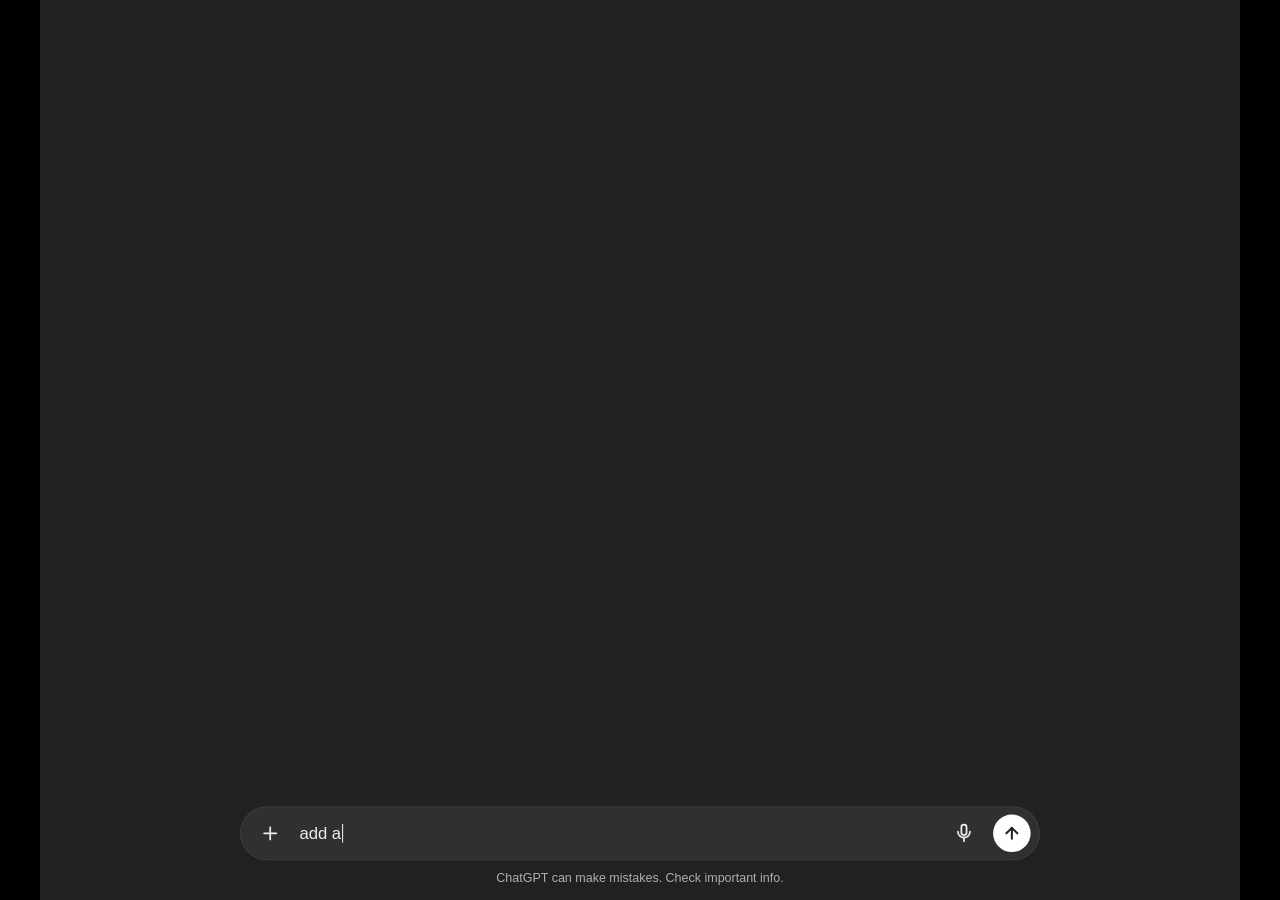
<file: animations/agents-breaking-superbot-3e8a17c2/index.html>
<!doctype html>
<html lang="en">
<head>
<meta charset="utf-8"/>
<meta name="viewport" content="width=device-width, initial-scale=1"/>
<title>agents breaking your code? superbot can fix it · ad spot</title>
<link rel="icon" href="assets/mark-clean.svg" type="image/svg+xml"/>
<meta name="description" content="The user asks for one small endpoint and the agent refactors half the codebase on its own way; superbot pops in and hands back exactly the endpoint, nothing else touched. 21.9s looping ad spot, 1920x1080."/>
<script src="../../assets/ar.js"></script>
<link rel="stylesheet" href="../../assets/ar.css">
<style>
/* ---------- tokens: the site's own ladder (site.css :root) ---------- */
:root {
  --bg: #000000; --card: #0d0d0d; --raised: #181818; --line: #262626;
  --fg: #ececec; --secondary: #cfcfcf; --muted: #9a9a9a; --ok: #34d399; --danger: #c96f6f;
  --storm-0: #00e5c3; --storm-1: #2b6bff; --storm-2: #6a1fd8; --storm-3: #c026d3; --storm-4: #ff3d9a;
  --storm: linear-gradient(135deg, var(--storm-0) 0%, var(--storm-1) 25%, var(--storm-2) 50%, var(--storm-3) 75%, var(--storm-4) 100%);
  --storm-x: linear-gradient(90deg, var(--storm-1) 0%, var(--storm-2) 45%, var(--storm-3) 75%, var(--storm-4) 100%);
  --storm-action: linear-gradient(135deg, var(--storm-1) 0%, var(--storm-2) 55%, var(--storm-3) 100%);
  --ui: "SF Pro Rounded", "SF Pro Display", -apple-system, system-ui, "Segoe UI", sans-serif;
  --mono: ui-monospace, "SF Mono", SFMono-Regular, Menlo, Consolas, monospace;
  /* ChatGPT dark tokens (alpic-ai/skybridge chatgpt-shell.tsx + the live page, 2026-09-09) */
  --gpt-main: #212121; --gpt-side: #171717; --gpt-composer: #303030; --gpt-bubble: #323232;
  --gpt-text: #ececec; --gpt-text-2: #cdcdcd; --gpt-text-3: #afafaf; --gpt-border: rgba(255,255,255,.15); --gpt-util: #414141;
  --gpt-font: "Söhne", -apple-system, BlinkMacSystemFont, "Segoe UI", Roboto, "Helvetica Neue", sans-serif;
}
* { box-sizing: border-box; }
html, body { margin: 0; height: 100%; background: #000; overflow: hidden; }
body { font-family: var(--ui); color: var(--fg); -webkit-font-smoothing: antialiased; }

/* ---------- the 1920x1080 stage, scaled to the viewport ---------- */
#stage { position: absolute; left: 50%; top: 50%; width: 1920px; height: 1080px; transform-origin: 50% 50%; background: #000; overflow: hidden; }
.scene { position: absolute; inset: 0; opacity: 0; visibility: hidden; }
.scene.on { visibility: visible; }
#dip { position: absolute; inset: 0; background: #000; opacity: 0; pointer-events: none; z-index: 50; }

/* ---------- scene 1: the ChatGPT clone (designed at 1536x864, scaled 1.25) ---------- */
#gpt { width: 1536px; height: 864px; transform: scale(1.25); transform-origin: 0 0; background: var(--gpt-main); font-family: var(--gpt-font); color: var(--gpt-text); display: grid; grid-template-columns: minmax(0, 1fr); }
.g-main { position: relative; display: flex; flex-direction: column; min-width: 0; }
.g-thread { flex: 1; min-height: 0; overflow: hidden; position: relative; }
.g-col { position: absolute; left: 50%; top: 0; width: 768px; margin-left: -384px; padding: 20px 20px 0; }
.g-user { display: flex; justify-content: flex-end; margin: 12px 0 28px; }
.g-user .bub { max-width: 70%; padding: 10px 20px; border-radius: 24px; background: var(--gpt-bubble); font-size: 16px; line-height: 28px; white-space: pre-wrap; }
.g-link { display: inline-flex; align-items: center; gap: 6px; margin: 6px 4px 0 0; padding: 5px 12px 5px 7px; border-radius: 10px; background: rgba(255,255,255,.07); border: 1px solid rgba(255,255,255,.08); font-size: 13px; line-height: 16px; color: var(--gpt-text-2); }
.g-link .yt { flex: none; width: 17px; height: 12px; border-radius: 3px; background: #ff0033; display: inline-grid; place-items: center; }
.g-link .yt::after { content: ""; border-left: 5px solid #fff; border-top: 3.5px solid transparent; border-bottom: 3.5px solid transparent; margin-left: 1px; }
.g-ai { position: relative; font-size: 16px; line-height: 28px; color: var(--gpt-text); white-space: pre-wrap; word-break: break-word; }
.g-ai .cur { display: inline-block; width: 10px; height: 10px; border-radius: 50%; background: var(--gpt-text); vertical-align: -1px; margin-left: 2px; }
.g-ai .cur.blink { opacity: 1; }
.g-fade { position: absolute; left: 0; right: 0; bottom: 0; height: 90px; background: linear-gradient(to bottom, rgba(33,33,33,0), var(--gpt-main) 70%); pointer-events: none; }
.g-bar { position: absolute; right: 6px; top: 8px; bottom: 8px; width: 6px; border-radius: 3px; }
.g-bar i { position: absolute; left: 0; right: 0; bottom: 0; height: 100%; border-radius: 3px; background: #4a4a4a; }
.g-foot { flex: none; position: relative; padding: 10px 20px 14px; display: grid; justify-items: center; }
.g-gen { display: flex; align-items: center; gap: 8px; margin-bottom: 8px; font-size: 13px; color: var(--gpt-text-3); opacity: 0; }
.g-gen i { width: 8px; height: 8px; border-radius: 50%; background: var(--gpt-text-3); }
.g-gen b { font-weight: 500; color: var(--gpt-text-2); font-variant-numeric: tabular-nums; }
.g-composer { width: 768px; min-height: 52px; border-radius: 28px; background: var(--gpt-composer); border: 1px solid rgba(255,255,255,.06); display: flex; align-items: center; gap: 10px; padding: 0 8px 0 10px; }
.g-composer .plus { width: 36px; height: 36px; border-radius: 50%; display: grid; place-items: center; color: var(--gpt-text); }
.g-composer .plus svg, .g-composer .mic svg { width: 20px; height: 20px; }
.g-composer .ph { flex: 1; font-size: 16px; color: var(--gpt-text-3); white-space: nowrap; overflow: hidden; }
.g-composer .ph.typing { color: var(--gpt-text); }
.g-composer .ph .caret { display: inline-block; width: 1px; height: 18px; background: var(--gpt-text); vertical-align: -4px; margin-left: 1px; }
.g-composer .mic { width: 36px; height: 36px; display: grid; place-items: center; color: var(--gpt-text); }
.g-composer .send { width: 36px; height: 36px; border-radius: 50%; background: #676767; color: #212121; display: grid; place-items: center; }
.g-composer .send.ready { background: #fff; }
.g-composer .send.stop { background: #fff; }
.g-composer .send svg { width: 18px; height: 18px; }
.g-disc { margin-top: 10px; font-size: 12px; color: var(--gpt-text-3); }
.g-thinking { display: inline-flex; align-items: center; gap: 8px; color: var(--gpt-text-2); font-size: 15px; }
.g-thinking i { width: 10px; height: 10px; border-radius: 50%; background: var(--gpt-text); }

/* ---------- the rescue popup, bottom-right: black card, storm stroke, white chat bubble ---------- */
#popup { position: absolute; right: 44px; bottom: 44px; width: max-content; padding: 20px; border-radius: 24px; border: 3px solid transparent; background: linear-gradient(#000, #000) padding-box, var(--storm) border-box; box-shadow: 0 0 32px rgba(43,107,255,.32), 0 0 64px rgba(192,38,211,.22), 0 30px 70px rgba(0,0,0,.5); opacity: 0; transform-origin: 50% 100%; isolation: isolate; z-index: 20; } /* 1:1 superbot-tool-calls 'superbot can do it! · soft glow': hug width, storm stroke, the same ring blurred behind it */
#popup .p-head { display: flex; align-items: center; gap: 12px; white-space: nowrap; font-size: 29px; font-weight: 800; letter-spacing: -.02em; color: #fff; }
#popup .p-head img { width: 34px; height: 34px; }
#popup .p-head .gg { color: var(--muted); font-weight: 600; }
#chatbtn { position: relative; margin: 16px 0 0; display: block; width: 100%; padding: 12px 20px; border-radius: 16px; background: #fff; color: #000; font-size: 22px; font-weight: 700; text-align: center; transform-origin: 50% 50%; box-shadow: 0 8px 24px rgba(0,0,0,.35); }

/* ---------- the cursor ---------- */
#cursor { position: absolute; left: 0; top: 0; width: 34px; height: 44px; z-index: 40; opacity: 0; transform-origin: 3px 2px; filter: drop-shadow(0 3px 6px rgba(0,0,0,.5)); } /* the press scales about the arrow tip, so the tip never leaves the target */

/* ---------- scene 2: the app window, 1:1 the site's held stage (site/index.html #stage, hub docked beside the phone) ---------- */
#site { background: #000; }
/* the stage is designed at 1200x675 (the site's own pitch) and shown at 1.6x so it fills 1920x1080 exactly */
#site-in { position: absolute; left: 0; top: 0; width: 1200px; height: 675px; transform: scale(1.6); transform-origin: 0 0; }
.win { position: absolute; inset: 0; background: var(--card); border: 1px solid var(--line); border-radius: 16px; overflow: hidden; display: grid; grid-template-rows: 28px minmax(0, 1fr); }
.win-bar { display: flex; align-items: center; gap: 6px; padding: 0 12px; border-bottom: 1px solid var(--line); font-size: 12px; color: var(--muted); }
.win-bar i { width: 10px; height: 10px; border-radius: 50%; background: var(--line); }
.win-bar span { margin-left: 8px; }
.win-bar .led { margin-left: auto; width: 8px; height: 8px; border-radius: 50%; background: var(--line); }
.win-bar .led.on { background: var(--storm-1); box-shadow: 0 0 8px var(--storm-1); }
.win-body { position: relative; overflow: hidden; }

/* the hub: the app's own layout (rail 64 / sidebar 200 / chat lane), from site/index.html + hub-boot-3.css */
.hub { position: absolute; inset: 8px; right: calc(24% + 20px); background: var(--card); border: 1px solid var(--line); border-radius: 16px; overflow: hidden; display: grid; grid-template-columns: 64px 200px minmax(0, 1fr); font: 11px/15px var(--ui); color: var(--fg); transform-origin: 50% 50%; }
.hub > * { min-width: 0; min-height: 0; display: flex; flex-direction: column; }
.rail { background: var(--bg); border-right: 1px solid var(--line); align-items: center; padding: 8px 0; gap: 4px; }
.rail-item { position: relative; flex: none; width: 44px; height: 44px; border-radius: 14px; background: var(--raised); display: grid; place-items: center; color: var(--fg); }
.rail-item svg { width: 26px; height: 26px; fill: currentColor; }
.rail-item .dot { position: absolute; right: -2px; bottom: -2px; width: 6px; height: 6px; border-radius: 50%; background: var(--ok); box-shadow: 0 0 0 2px var(--bg); }
.rail-item.sb { border-radius: 0; background: transparent; }
.rail-item.sb img { width: 100%; height: 100%; display: block; }
.rail-item.sel::before { content: ""; position: absolute; left: -10px; top: 50%; transform: translateY(-50%); width: 3px; height: 26px; border-radius: 0 999px 999px 0; background: var(--fg); }
.rail-item[data-app="openai"] { background: #000; color: #fff; box-shadow: inset 0 0 0 1px rgb(255 255 255 / .14); }
.rail-item[data-app="claude"] { background: #d97757; color: #fff; }
.rail-item[data-app="gemini"] { background: #fff; color: #1f1f1f; }
.rail-item[data-app="cursor"] { background: #000; color: #fff; box-shadow: inset 0 0 0 1px rgb(255 255 255 / .14); }
.rail-item[data-app="copilot"] { background: #24292f; color: #fff; box-shadow: inset 0 0 0 1px rgb(255 255 255 / .14); }
.rail-item.bleed { background: #000; box-shadow: inset 0 0 0 1px rgb(255 255 255 / .14); }
.rail-item.bleed img { width: 100%; height: 100%; display: block; object-fit: cover; border-radius: inherit; }
.rail-item.folder { display: grid; grid-template-columns: 10px 10px; grid-template-rows: 10px 10px; gap: 3px; place-content: center; }
.rail-item.folder svg { width: 10px; height: 10px; fill: none; stroke: currentColor; stroke-width: 2.4; }
.rail-item.add { font: 16px/44px var(--mono); color: var(--muted); }
.rail-div { flex: none; width: 22px; height: 1px; background: var(--line); }
.chats { background: var(--card); border-right: 1px solid var(--line); }
.side-head { flex: none; display: flex; align-items: center; gap: 5px; min-height: 40px; padding: 9px 12px; font-weight: 700; font-size: 12px; }
.side-head img { width: 14px; height: 14px; }
.side-head .ic { margin-left: auto; width: 16px; height: 16px; border-radius: 50%; background: var(--raised); border: 1px solid var(--line); display: grid; place-items: center; color: var(--muted); }
.side-head .ic + .ic { margin-left: 0; background: none; border: 0; }
.side-head .ic svg { width: 9px; height: 9px; fill: none; stroke: currentColor; stroke-width: 2; }
.row { display: flex; align-items: center; gap: 6px; min-height: 26px; margin: 0 6px; padding: 0 8px; border-radius: 8px; color: var(--muted); white-space: nowrap; overflow: hidden; }
.row svg { flex: none; width: 12px; height: 12px; fill: none; stroke: currentColor; stroke-width: 2; stroke-linecap: round; stroke-linejoin: round; }
.row em { margin-left: auto; font-style: normal; font-size: 10px; }
.row .cnt { margin-left: auto; min-width: 13px; padding: 0 3px; border-radius: 999px; background: var(--danger); color: #fff; font: 700 8px/13px var(--mono); text-align: center; }
.row.on { background: var(--raised); color: var(--fg); box-shadow: inset 3px 0 0 var(--storm-1); }
.row.new { color: var(--fg); }
.cap-row { display: flex; justify-content: space-between; padding: 4px 12px 2px; color: var(--muted); font-size: 10px; font-weight: 700; letter-spacing: .08em; text-transform: uppercase; }
.today { padding: 2px 14px; color: var(--muted); font-size: 10px; }
.user { margin-top: auto; display: flex; align-items: center; gap: 8px; padding: 9px 12px; border-top: 1px solid var(--line); }
.user .av { position: relative; width: 24px; height: 24px; border-radius: 50%; background: var(--raised); font: 700 10px/24px var(--ui); text-align: center; }
.user .av i { position: absolute; right: -1px; bottom: -1px; width: 7px; height: 7px; border-radius: 50%; background: var(--ok); box-shadow: 0 0 0 2px var(--card); }
.user b { display: block; font-size: 11px; }
.user small { display: block; color: var(--muted); font-size: 10px; }
.main { position: relative; background: var(--card); }
.chat-head { flex: none; display: flex; align-items: center; gap: 8px; padding: 9px 12px; border-bottom: 1px solid var(--line); font-weight: 700; font-size: 12px; }
.chat-head .search { margin-left: auto; display: flex; align-items: center; gap: 6px; padding: 0 8px; border-radius: 8px; background: var(--raised); border: 1px solid var(--line); color: var(--muted); font-weight: 400; font-size: 10px; line-height: 20px; }
.chat-head .search kbd { font: 9px/12px var(--mono); }
.chat-head .ask { display: flex; align-items: center; gap: 4px; padding: 0 9px; border-radius: 8px; background: var(--storm-action); color: #fff; font-weight: 650; font-size: 10px; line-height: 20px; }
.chat-head .ask img { width: 12px; height: 12px; }
.chat-head .pt { width: 20px; height: 20px; border-radius: 8px; background: var(--raised); border: 1px solid var(--line); display: grid; place-items: center; color: var(--muted); }
.chat-head .pt svg { width: 11px; height: 11px; fill: none; stroke: currentColor; stroke-width: 2; }
.feed { flex: 1; min-height: 0; padding: 10px 12px; display: grid; align-content: start; gap: 9px; overflow: hidden; }
.welcome { display: flex; align-items: center; gap: 8px; margin-top: 2px; }
.welcome .w-ic { width: 24px; height: 24px; border-radius: 50%; background: var(--raised); border: 1px solid var(--line); display: grid; place-items: center; }
.welcome .w-ic img { width: 14px; height: 14px; }
.welcome b { display: block; }
.welcome small { display: block; color: var(--muted); font-size: 10px; }
.date-div { display: flex; align-items: center; gap: 8px; color: var(--muted); font-size: 9px; }
.date-div::before, .date-div::after { content: ""; flex: 1; height: 1px; background: var(--line); }
.msg { display: flex; gap: 8px; }
.avatar { flex: none; width: 24px; height: 24px; border-radius: 50%; background: var(--raised); color: var(--fg); font: 700 10px/24px var(--ui); text-align: center; }
.avatar.sb { background: #000; box-shadow: inset 0 0 0 1px var(--line); display: grid; place-items: center; }
.avatar.sb img { width: 62%; height: 62%; display: block; }
.m-main { min-width: 0; flex: 1; display: grid; grid-template-columns: minmax(0, 1fr); gap: 5px; } /* minmax(0,…): a wide code line never widens the lane */
.m-head { display: flex; gap: 6px; align-items: baseline; }
.m-name { font-weight: 700; }
.m-when { font-size: 9px; color: var(--muted); }
.app { padding: 0 4px; border-radius: 3px; background: var(--storm-1); color: #fff; font: 700 8px/12px var(--ui); letter-spacing: .04em; }
.m-text { font-size: 11px; line-height: 15px; white-space: pre-wrap; }
/* no overflow clip on the card: its header is sticky against the FEED (ChatGPT's own code-block behaviour), so Copy stays in reach while the feed scrolls */
.code { position: relative; width: 100%; max-width: 100%; background: #000; border: 1px solid var(--line); border-radius: 8px; }
.code .c-bar { position: sticky; top: -10px; z-index: 1; display: flex; align-items: center; gap: 6px; padding: 4px 8px; border-bottom: 1px solid var(--line); border-radius: 8px 8px 0 0; background: #000; color: var(--muted); font-size: 9px; }
.code .c-bar .lang { margin-left: 6px; padding: 0 5px; border-radius: 4px; background: var(--raised); color: var(--secondary); }
.code .copy { margin-left: auto; display: inline-flex; align-items: center; gap: 4px; padding: 0 7px; border-radius: 6px; background: var(--raised); border: 1px solid var(--line); color: var(--fg); font-size: 9px; line-height: 16px; font-weight: 600; transform-origin: 50% 50%; }
.code .copy svg { width: 9px; height: 9px; fill: none; stroke: currentColor; stroke-width: 2.2; stroke-linecap: round; stroke-linejoin: round; }
.code .copy.done { background: rgba(52,211,153,.14); border-color: rgba(52,211,153,.5); color: var(--ok); }
.code pre { margin: 0; padding: 7px 10px; font: 10.5px/15px var(--mono); color: var(--fg); white-space: pre; overflow: hidden; }
.code pre .l { display: none; opacity: 0; } /* each line takes its place as it lands (render(): display, then a fade and a 4px rise) */
.code pre .k { color: #c084fc; } .code pre .s { color: #6ee7b7; } .code pre .c { color: var(--muted); } .code pre .f { color: #7dd3fc; }
/* the youtube download card: the code card's shell, a clean file link for a deliverable */
.dl-row { display: flex; align-items: center; gap: 9px; padding: 8px 10px; border-bottom: 1px solid var(--line); }
.dl-thumb { flex: none; width: 46px; height: 27px; border-radius: 5px; background: var(--storm-1); }
.dl-thumb::after { display: none; }
.dl-meta { min-width: 0; flex: 1; }
.dl-meta b { display: block; font: 700 10px/13px var(--ui); color: var(--fg); white-space: nowrap; overflow: hidden; text-overflow: ellipsis; }
.dl-meta small { display: block; font: 9px/12px var(--mono); color: var(--muted); white-space: nowrap; overflow: hidden; text-overflow: ellipsis; }
.dl-btn { margin: 8px 10px; display: flex; align-items: center; justify-content: center; gap: 6px; padding: 7px 10px; border-radius: 8px; background: #fff; color: #000; font: 700 10px/12px var(--ui); position: relative; overflow: hidden; transform-origin: 50% 50%; }
.dl-btn.done { background: rgba(52,211,153,.14); color: var(--ok); box-shadow: inset 0 0 0 1px rgba(52,211,153,.5); }
.dl-btn svg { width: 11px; height: 11px; fill: none; stroke: currentColor; stroke-width: 2.4; stroke-linecap: round; stroke-linejoin: round; }
/* the phone beside the hub: the site's docked mobile thread (site/index.html #phone) */
.phone { position: absolute; right: 8px; top: 8px; bottom: 8px; width: 24%; background: #000; border: 1px solid var(--line); border-radius: 22px; overflow: hidden; font: 11px/15px var(--ui); color: var(--fg); display: flex; flex-direction: column; padding: 10px 12px 8px; }
.ph-status { display: flex; justify-content: space-between; font-size: 9px; color: var(--muted); padding: 0 4px; }
.ph-head { display: flex; align-items: center; gap: 8px; padding: 10px 0 8px; font-weight: 700; font-size: 12px; }
.ph-head .g { width: 14px; height: 14px; border-radius: 50%; background: var(--raised); border: 1px solid var(--line); display: grid; place-items: center; color: var(--muted); font: 400 10px/1 var(--ui); font-style: normal; }
.ph-head .g + .g { margin-left: 0; }
.ph-head .g.r { margin-left: auto; border-radius: 4px; }
.ph-head .sync { position: absolute; right: 16px; top: 12px; color: var(--storm-1); font-size: 9px; font-weight: 500; }
.ph-div { text-align: center; color: var(--muted); font-size: 10px; padding: 6px 0 8px; }
.ph-turn { font-size: 11px; line-height: 15px; margin-bottom: 8px; }
.ph-composer { margin-top: auto; display: flex; align-items: center; gap: 8px; }
.ph-ring { flex: 1; padding: 1px; border-radius: 999px; background: var(--storm); }
.ph-pill { display: flex; align-items: center; gap: 6px; padding: 0 10px; border-radius: 999px; background: #000; color: var(--muted); font-size: 10px; line-height: 22px; }
.ph-pill i { font-style: normal; color: var(--fg); }
.ph-pill em { margin-left: auto; font-style: normal; font-size: 8px; }
.ph-send { width: 22px; height: 22px; border-radius: 50%; background: var(--storm-1); }
.ph-home { align-self: center; width: 70px; height: 3px; border-radius: 2px; background: var(--line); margin-top: 6px; }
.composer { flex: none; margin: 6px 12px 10px; }
.composer .pill { display: flex; align-items: center; gap: 6px; min-height: 30px; padding: 0 4px 0 9px; border-radius: 16px; background: var(--raised); border: 1px solid var(--line); color: var(--muted); }
.composer .plus { width: 16px; height: 16px; border-radius: 50%; border: 1px solid var(--line); display: grid; place-items: center; font: 650 11px/16px var(--mono); color: var(--fg); }
.composer .ph { flex: 1; }
.composer .picker { padding: 0 6px; border-radius: 8px; background: var(--card); color: var(--fg); font-size: 10px; line-height: 18px; }
.composer .send { width: 24px; height: 24px; border-radius: 50%; background: var(--storm-action); display: grid; place-items: center; color: #fff; }
.composer .send svg { width: 11px; height: 11px; fill: none; stroke: currentColor; stroke-width: 2.4; stroke-linecap: round; stroke-linejoin: round; }

/* ---------- scene 3: the cards ---------- */
#card { display: grid; place-items: center; background: #000; }
#card .line { position: absolute; left: 0; right: 0; top: 50%; transform: translateY(-50%); text-align: center; font-size: 132px; font-weight: 800; letter-spacing: -.035em; line-height: 1; color: #fff; }
#card .red { color: rgb(255, 0, 0); }
#card .blue { color: var(--storm-1); }
#card .orange { color: #ff8c1a; }
#card .yellow { color: #ffd60a; }
#card .green { color: var(--ok); }
#card .grad { background: var(--storm-x); -webkit-background-clip: text; background-clip: text; color: transparent; }

/* ---------- scene 4: the end card ---------- */
#end { display: grid; place-items: center; background: #000; }
#end .lock { display: flex; align-items: center; gap: 44px; }
#end svg.face { width: 220px; height: 220px; overflow: visible; }
#end .words { overflow: hidden; }
#end .words h1 { margin: 0; font-size: 128px; font-weight: 800; letter-spacing: -.03em; line-height: 1; color: #fff; }
#end .words p { margin: 12px 0 0 6px; font-size: 34px; color: var(--muted); font-weight: 500; }

/* reduced motion: the composed end card only, no clock */
@media (prefers-reduced-motion: reduce) {
  .scene { opacity: 0 !important; visibility: hidden !important; }
  #end { opacity: 1 !important; visibility: visible !important; }
  #end .lock > * { transform: none !important; opacity: 1 !important; }
}

/* ---------- aspect ratios (assets/ar.css): the scenes reflow to the frame ---------- */
html { --site-k: 1.6; } /* the app window is drawn at 1200x675 and shown at 1.6 (assets/ar.css reflows it per ratio) */
</style>
</head>
<body>
<svg width="0" height="0" style="position:absolute" aria-hidden="true">
  <defs>
    <!-- the brand face: mark-clean.svg's mask geometry (site/site/assets/brand) -->
    <mask id="face" maskUnits="userSpaceOnUse" x="-30" y="-30" width="160" height="160">
      <g fill="#fff"><rect x="14" y="32" width="72" height="54" rx="15"/><path d="M14 46V28Q14 20 21 21Q28 24 36 32Z"/><path d="M86 46V28Q86 20 79 21Q72 24 64 32Z"/></g>
      <g fill="#000"><ellipse cx="35" cy="58" rx="8" ry="11"/><ellipse cx="65" cy="58" rx="8" ry="11"/></g>
    </mask>
    <!-- the OpenAI mark, from the site's icon registry (site/index.html #sb-ic-openai) -->
    <symbol id="ic-openai" viewBox="0 0 2406 2406"><path id="oai-petal" d="M1107.3 299.1c-197.999 0-373.9 127.3-435.2 315.3L650 743.5v427.9c0 21.4 11 40.4 29.4 51.4l344.5 198.515V833.3h.1v-27.9L1372.7 604c33.715-19.52 70.44-32.857 108.47-39.828L1447.6 450.3C1361 353.5 1237.1 298.5 1107.3 299.1zm0 117.5-.6.6c79.699 0 156.3 27.5 217.6 78.4-2.5 1.2-7.4 4.3-11 6.1L952.8 709.3c-18.4 10.4-29.4 30-29.4 51.4V1248l-155.1-89.4V755.8c-.1-187.099 151.601-338.9 339-339.2z"/><use href="#oai-petal" transform="rotate(60 1203 1203)"/><use href="#oai-petal" transform="rotate(120 1203 1203)"/><use href="#oai-petal" transform="rotate(180 1203 1203)"/><use href="#oai-petal" transform="rotate(240 1203 1203)"/><use href="#oai-petal" transform="rotate(300 1203 1203)"/></symbol>
    <symbol id="ic-claude" viewBox="0 0 24 24"><path d="m4.7144 15.9555 4.7174-2.6471.079-.2307-.079-.1275h-.2307l-.7893-.0486-2.6956-.0729-2.3375-.0971-2.2646-.1214-.5707-.1215-.5343-.7042.0546-.3522.4797-.3218.686.0608 1.5179.1032 2.2767.1578 1.6514.0972 2.4468.255h.3886l.0546-.1579-.1336-.0971-.1032-.0972L6.973 9.8356l-2.55-1.6879-1.3356-.9714-.7225-.4918-.3643-.4614-.1578-1.0078.6557-.7225.8803.0607.2246.0607.8925.686 1.9064 1.4754 2.4893 1.8336.3643.3035.1457-.1032.0182-.0728-.164-.2733-1.3539-2.4467-1.445-2.4893-.6435-1.032-.17-.6194c-.0607-.255-.1032-.4674-.1032-.7285L6.287.1335 6.6997 0l.9957.1336.419.3642.6192 1.4147 1.0018 2.2282 1.5543 3.0296.4553.8985.2429.8318.091.255h.1579v-.1457l.1275-1.706.2368-2.0947.2307-2.6957.0789-.7589.3764-.9107.7468-.4918.5828.2793.4797.686-.0668.4433-.2853 1.8517-.5586 2.9021-.3643 1.9429h.2125l.2429-.2429.9835-1.3053 1.6514-2.0643.7286-.8196.85-.9046.5464-.4311h1.0321l.759 1.1293-.34 1.1657-1.0625 1.3478-.8804 1.1414-1.2628 1.7-.7893 1.36.0729.1093.1882-.0183 2.8535-.607 1.5421-.2794 1.8396-.3157.8318.3886.091.3946-.3278.8075-1.967.4857-2.3072.4614-3.4364.8136-.0425.0304.0486.0607 1.5482.1457.6618.0364h1.621l3.0175.2247.7892.522.4736.6376-.079.4857-1.2142.6193-1.6393-.3886-3.825-.9107-1.3113-.3279h-.1822v.1093l1.0929 1.0686 2.0035 1.8092 2.5075 2.3314.1275.5768-.3218.4554-.34-.0486-2.2039-1.6575-.85-.7468-1.9246-1.621h-.1275v.17l.4432.6496 2.3436 3.5214.1214 1.0807-.17.3521-.6071.2125-.6679-.1214-1.3721-1.9246L14.38 17.959l-1.1414-1.9428-.1397.079-.674 7.2552-.3156.3703-.7286.2793-.6071-.4614-.3218-.7468.3218-1.4753.3886-1.9246.3157-1.53.2853-1.9004.17-.6314-.0121-.0425-.1397.0182-1.4328 1.9672-2.1796 2.9446-1.7243 1.8456-.4128.164-.7164-.3704.0667-.6618.4008-.5889 2.386-3.0357 1.4389-1.882.929-1.0868-.0062-.1579h-.0546l-6.3385 4.1164-1.1293.1457-.4857-.4554.0608-.7467.2307-.2429 1.9064-1.3114Z"/></symbol>
    <symbol id="ic-gemini" viewBox="0 0 24 24"><path d="M11.04 19.32Q12 21.51 12 24q0-2.49.93-4.68.96-2.19 2.58-3.81t3.81-2.55Q21.51 12 24 12q-2.49 0-4.68-.93a12.3 12.3 0 0 1-3.81-2.58 12.3 12.3 0 0 1-2.58-3.81Q12 2.49 12 0q0 2.49-.96 4.68-.93 2.19-2.55 3.81a12.3 12.3 0 0 1-3.81 2.58Q2.49 12 0 12q2.49 0 4.68.96 2.19.93 3.81 2.55t2.55 3.81"/></symbol>
    <symbol id="ic-cursor" viewBox="0 0 24 24"><path d="M11.503.131 1.891 5.678a.84.84 0 0 0-.42.726v11.188c0 .3.162.575.42.724l9.609 5.55a1 1 0 0 0 .998 0l9.61-5.55a.84.84 0 0 0 .42-.724V6.404a.84.84 0 0 0-.42-.726L12.497.131a1.01 1.01 0 0 0-.996 0M2.657 6.338h18.55c.263 0 .43.287.297.515L12.23 22.918c-.062.107-.229.064-.229-.06V12.335a.59.59 0 0 0-.295-.51l-9.11-5.257c-.109-.063-.064-.23.061-.23"/></symbol>
    <symbol id="ic-copilot" viewBox="0 0 24 24"><path d="M23.922 16.997C23.061 18.492 18.063 22.02 12 22.02 5.937 22.02.939 18.492.078 16.997A.641.641 0 0 1 0 16.741v-2.869a.883.883 0 0 1 .053-.22c.372-.935 1.347-2.292 2.605-2.656.167-.429.414-1.055.644-1.517a10.098 10.098 0 0 1-.052-1.086c0-1.331.282-2.499 1.132-3.368.397-.406.89-.717 1.474-.952C7.255 2.937 9.248 1.98 11.978 1.98c2.731 0 4.767.957 6.166 2.093.584.235 1.077.546 1.474.952.85.869 1.132 2.037 1.132 3.368 0 .368-.014.733-.052 1.086.23.462.477 1.088.644 1.517 1.258.364 2.233 1.721 2.605 2.656a.841.841 0 0 1 .053.22v2.869a.641.641 0 0 1-.078.256Zm-11.75-5.992h-.344a4.359 4.359 0 0 1-.355.508c-.77.947-1.918 1.492-3.508 1.492-1.725 0-2.989-.359-3.782-1.259a2.137 2.137 0 0 1-.085-.104L4 11.746v6.585c1.435.779 4.514 2.179 8 2.179 3.486 0 6.565-1.4 8-2.179v-6.585l-.098-.104s-.033.045-.085.104c-.793.9-2.057 1.259-3.782 1.259-1.59 0-2.738-.545-3.508-1.492a4.359 4.359 0 0 1-.355-.508Zm2.328 3.25c.549 0 1 .451 1 1v2c0 .549-.451 1-1 1-.549 0-1-.451-1-1v-2c0-.549.451-1 1-1Zm-5 0c.549 0 1 .451 1 1v2c0 .549-.451 1-1 1-.549 0-1-.451-1-1v-2c0-.549.451-1 1-1Zm3.313-6.185c.136 1.057.403 1.913.878 2.497.442.544 1.134.938 2.344.938 1.573 0 2.292-.337 2.657-.751.384-.435.558-1.15.558-2.361 0-1.14-.243-1.847-.705-2.319-.477-.488-1.319-.862-2.824-1.025-1.487-.161-2.192.138-2.533.529-.269.307-.437.808-.438 1.578v.021c0 .265.021.562.063.893Zm-1.626 0c.042-.331.063-.628.063-.894v-.02c-.001-.77-.169-1.271-.438-1.578-.341-.391-1.046-.69-2.533-.529-1.505.163-2.347.537-2.824 1.025-.462.472-.705 1.179-.705 2.319 0 1.211.175 1.926.558 2.361.365.414 1.084.751 2.657.751 1.21 0 1.902-.394 2.344-.938.475-.584.742-1.44.878-2.497Z"/></symbol>
  </defs>
</svg>

<div id="stage">

  <!-- ============ scene 1: ChatGPT ============ -->
  <section class="scene" id="gpt" aria-label="ChatGPT refuses">
    <div class="g-main">
      <div class="g-thread">
        <div class="g-col" id="g-col">
          <div class="g-user" id="g-user"><div class="bub" id="g-bub">add a password reset endpoint</div></div>
          <div class="g-ai" id="g-ai"><span class="g-thinking" id="g-think"><i></i>Thinking</span><span id="g-text"></span><span class="cur" id="g-cur"></span></div>
        </div>
        <div class="g-fade"></div>
        <div class="g-bar"><i id="g-thumb"></i></div>
      </div>
      <div class="g-foot">
        <div class="g-gen" id="g-gen"><i></i>Generating… <b id="g-tok">0</b> tokens</div>
        <div class="g-composer" id="g-comp">
          <span class="plus"><svg viewBox="0 0 24 24" fill="none" stroke="currentColor" stroke-width="2" stroke-linecap="round"><path d="M12 5v14M5 12h14"/></svg></span>
          <span class="ph" id="g-ph">Ask anything</span>
          <span class="mic"><svg viewBox="0 0 24 24" fill="none" stroke="currentColor" stroke-width="2" stroke-linecap="round" stroke-linejoin="round"><rect x="9" y="2" width="6" height="12" rx="3"/><path d="M5 10a7 7 0 0 0 14 0"/><path d="M12 17v4"/></svg></span>
          <span class="send" id="g-send"><svg id="g-send-up" viewBox="0 0 24 24" fill="none" stroke="currentColor" stroke-width="2.6" stroke-linecap="round" stroke-linejoin="round"><path d="M12 19V5"/><path d="m5 12 7-7 7 7"/></svg><svg id="g-send-stop" viewBox="0 0 24 24" fill="currentColor" style="display:none"><rect x="6" y="6" width="12" height="12" rx="2"/></svg></span>
        </div>
        <div class="g-disc">ChatGPT can make mistakes. Check important info.</div>
      </div>
    </div>
  </section>

  <!-- the rescue popup: black frame, storm stroke, white chat bubble -->
  <div id="popup" aria-hidden="true">
    <div class="p-head"><img src="assets/mark-clean.svg" alt=""/>superbot can do it!</div>
    <div id="chatbtn">chat</div>
  </div>

  <!-- ============ scene 2: superbot.gg loads, then the hub ============ -->
  <section class="scene" id="site" aria-label="superbot writes it">
    <div id="site-in">
      <div class="win" id="win">
        <div class="win-bar"><i></i><i></i><i></i><span>superbot</span><em class="led on"></em></div>
        <div class="win-body">
          <div class="hub" id="hub">
            <nav class="rail">
              <span class="rail-item sb sel"><img src="assets/tile.svg" alt=""/></span>
              <span class="rail-div"></span>
              <span class="rail-item" data-app="openai"><svg><use href="#ic-openai"/></svg><i class="dot"></i></span>
              <span class="rail-item" data-app="claude"><svg><use href="#ic-claude"/></svg><i class="dot"></i></span>
              <span class="rail-item" data-app="gemini"><svg><use href="#ic-gemini"/></svg><i class="dot"></i></span>
              <span class="rail-item" data-app="cursor"><svg><use href="#ic-cursor"/></svg><i class="dot"></i></span>
              <span class="rail-item bleed"><img src="assets/devin.png" alt=""/><i class="dot"></i></span>
              <span class="rail-item bleed"><img src="assets/hermes.png" alt=""/><i class="dot"></i></span>
              <span class="rail-item bleed"><img src="assets/grok.png" alt=""/><i class="dot"></i></span>
              <span class="rail-item" data-app="copilot"><svg><use href="#ic-copilot"/></svg><i class="dot"></i></span>
              <span class="rail-div"></span>
              <span class="rail-item folder"><svg viewBox="0 0 24 24"><path d="M12 22v5"/><path d="M9 8V2"/><path d="M15 8V2"/><path d="M18 8v5a4 4 0 0 1-4 4h-4a4 4 0 0 1-4-4V8Z"/></svg><svg viewBox="0 0 24 24"><path d="M2.586 17.414A2 2 0 0 0 2 18.828V21a1 1 0 0 0 1 1h3a1 1 0 0 0 1-1v-1a1 1 0 0 1 1-1h1a1 1 0 0 0 1-1v-1a1 1 0 0 1 1-1h.172a2 2 0 0 0 1.414-.586l.814-.814a6.5 6.5 0 1 0-4-4z"/></svg><svg viewBox="0 0 24 24"><path d="M20 20a2 2 0 0 0 2-2V8a2 2 0 0 0-2-2h-7.9a2 2 0 0 1-1.69-.9L9.6 3.9A2 2 0 0 0 7.93 3H4a2 2 0 0 0-2 2v13a2 2 0 0 0 2 2Z"/></svg><svg viewBox="0 0 24 24"><path d="M9.937 15.5A2 2 0 0 0 8.5 14.063l-6.135-1.582a.5.5 0 0 1 0-.962L8.5 9.936A2 2 0 0 0 9.937 8.5l1.582-6.135a.5.5 0 0 1 .963 0L14.063 8.5A2 2 0 0 0 15.5 9.937l6.135 1.581a.5.5 0 0 1 0 .964L15.5 14.063a2 2 0 0 0-1.437 1.437l-1.582 6.135a.5.5 0 0 1-.963 0z"/></svg><i class="dot"></i></span>
              <span class="rail-item add">+</span>
            </nav>
            <div class="chats">
              <div class="side-head"><img src="assets/mark-clean.svg" alt=""/>superbot.gg<i class="ic"><svg viewBox="0 0 24 24"><circle cx="11" cy="11" r="7"/><path d="m21 21-4-4"/></svg></i><i class="ic"><svg viewBox="0 0 24 24"><rect x="3" y="3" width="18" height="18" rx="2"/><path d="M9 3v18"/></svg></i></div>
              <span class="row new"><svg viewBox="0 0 24 24"><path d="M12 5H7a2 2 0 0 0-2 2v10a2 2 0 0 0 2 2h10a2 2 0 0 0 2-2v-5"/><path d="M18.5 2.5a2.12 2.12 0 0 1 3 3L13 14l-4 1 1-4Z"/></svg>New chat</span>
              <span class="row"><svg viewBox="0 0 24 24"><path d="m12 2 9 5-9 5-9-5 9-5Z"/><path d="m3 12 9 5 9-5"/><path d="m3 17 9 5 9-5"/></svg>Manage Context</span>
              <span class="row"><svg viewBox="0 0 24 24"><circle cx="12" cy="12" r="9"/><path d="M12 6.5v11"/><path d="M14.6 9.4c-.9-1.3-5.8-1.4-5.8.9 0 2.5 6.2 1.4 6.2 3.8 0 2.3-5.2 2.1-6.4.7"/></svg>View Savings</span>
              <span class="row"><svg viewBox="0 0 24 24"><path d="M3 3v18h18"/><path d="M8 17v-6"/><path d="M13 17V7"/><path d="M18 17v-3"/></svg>View Usage</span>
              <span class="row"><svg viewBox="0 0 24 24"><path d="m3 6 2 2 4-4"/><path d="m3 14 2 2 4-4"/><path d="M13 6h8"/><path d="M13 16h8"/></svg>Setup<i class="cnt">3</i></span>
              <div class="cap-row"><span>⌄ Recents</span><span>1</span></div>
              <div class="today">Today</div>
              <span class="row chat on"><svg viewBox="0 0 24 24"><path d="M21 11.5a8.38 8.38 0 0 1-.9 3.8 8.5 8.5 0 0 1-7.6 4.7 8.38 8.38 0 0 1-3.8-.9L3 21l1.9-5.7a8.38 8.38 0 0 1-.9-3.8 8.5 8.5 0 0 1 4.7-7.6 8.38 8.38 0 0 1 3.8-.9h.5a8.48 8.48 0 0 1 8 8v.5Z"/></svg>password reset<em>now</em></span>
              <span class="row chat"><svg viewBox="0 0 24 24"><path d="M21 11.5a8.38 8.38 0 0 1-.9 3.8 8.5 8.5 0 0 1-7.6 4.7 8.38 8.38 0 0 1-3.8-.9L3 21l1.9-5.7a8.38 8.38 0 0 1-.9-3.8 8.5 8.5 0 0 1 4.7-7.6 8.38 8.38 0 0 1 3.8-.9h.5a8.48 8.48 0 0 1 8 8v.5Z"/></svg>which rate limiter…<em>12m</em></span>
              <span class="row chat"><svg viewBox="0 0 24 24"><path d="M21 11.5a8.38 8.38 0 0 1-.9 3.8 8.5 8.5 0 0 1-7.6 4.7 8.38 8.38 0 0 1-3.8-.9L3 21l1.9-5.7a8.38 8.38 0 0 1-.9-3.8 8.5 8.5 0 0 1 4.7-7.6 8.38 8.38 0 0 1 3.8-.9h.5a8.48 8.48 0 0 1 8 8v.5Z"/></svg>rank the import pa…<em>3h</em></span>
              <span class="row chat"><svg viewBox="0 0 24 24"><path d="M21 11.5a8.38 8.38 0 0 1-.9 3.8 8.5 8.5 0 0 1-7.6 4.7 8.38 8.38 0 0 1-3.8-.9L3 21l1.9-5.7a8.38 8.38 0 0 1-.9-3.8 8.5 8.5 0 0 1 4.7-7.6 8.38 8.38 0 0 1 3.8-.9h.5a8.48 8.48 0 0 1 8 8v.5Z"/></svg>trello card test<em>1d</em></span>
              <span class="row chat"><svg viewBox="0 0 24 24"><path d="M21 11.5a8.38 8.38 0 0 1-.9 3.8 8.5 8.5 0 0 1-7.6 4.7 8.38 8.38 0 0 1-3.8-.9L3 21l1.9-5.7a8.38 8.38 0 0 1-.9-3.8 8.5 8.5 0 0 1 4.7-7.6 8.38 8.38 0 0 1 3.8-.9h.5a8.48 8.48 0 0 1 8 8v.5Z"/></svg>dedupe the always…<em>3d</em></span>
              <div class="user"><span class="av">D<i></i></span><span><b>hi@superbot.gg</b><small>no balance yet</small></span></div>
            </div>
            <div class="main">
              <div class="chat-head"><b>chat</b><span class="search">Search<kbd>⌘K</kbd></span><span class="ask"><img src="assets/mark-clean.svg" alt=""/>Ask Superbot</span><span class="pt"><svg viewBox="0 0 24 24"><rect x="3" y="3" width="18" height="18" rx="2"/><path d="M15 3v18"/></svg></span></div>
              <div class="feed">
                <div class="welcome"><span class="w-ic"><img src="assets/mark-clean.svg" alt=""/></span><span><b>Welcome to #chat</b><small>This is the start of your conversation with Superbot.</small></span></div>
                <div class="date-div">September 9, 2026</div>
                <div class="msg" id="h-user"><span class="avatar">D</span><div class="m-main"><div class="m-head"><span class="m-name">dev</span><span class="m-when">11:15 AM</span></div><div class="m-text">add a password reset endpoint</div></div></div>
                <div class="msg" id="h-bot"><span class="avatar sb"><img src="assets/mark-clean.svg" alt=""/></span><div class="m-main"><div class="m-head"><span class="m-name">superbot</span><span class="app">APP</span><span class="m-when">11:15 AM</span></div><div class="m-text" id="h-text"></div>
                  <div class="code" id="h-code"><div class="c-bar"><span>auth.py</span><span class="lang">1 file</span></div>
                    <div class="dl-row"><span class="dl-thumb"></span><span class="dl-meta"><b>password reset endpoint</b><small>+18 −0 · nothing else touched</small></span><span class="lang" style="color:var(--ok)">14 passing</span></div>
                    <div class="dl-btn" id="h-dlbtn"><svg viewBox="0 0 24 24"><path d="M12 3v12"/><path d="m7 11 5 5 5-5"/><path d="M4 21h16"/></svg><span id="h-dl-t">View the diff</span></div>
                  </div>
                </div></div>
              </div>
              <div class="composer"><div class="pill"><span class="plus">+</span><span class="ph">How can superbot help you today?</span><span class="picker">superbot ▾</span><span class="send"><svg viewBox="0 0 24 24"><path d="M4 12h15"/><path d="m13 6 6 6-6 6"/></svg></span></div></div>
            </div>
          </div>
          <div class="phone" aria-hidden="true">
            <div class="ph-status"><span>9:41</span></div>
            <div class="ph-head"><i class="g">‹</i><b># superbot</b><i class="g r">▤</i><i class="g">▦</i><span class="sync">synced</span></div>
            <div class="ph-div">Today</div>
            <div class="ph-turn">your ChatGPT, Claude, Gemini and Cursor are all wired in. one window, every agent.</div>
            <div class="ph-turn">and the same chat is here. one copy, every device.</div>
            <div class="ph-composer"><span class="ph-ring"><span class="ph-pill"><i>+</i>Ask Superbot anything<em>Platforms</em></span></span><span class="ph-send"></span></div>
            <div class="ph-home"></div>
          </div>
        </div>
      </div>
    </div>
  </section>

  <!-- ============ scene 3: the cards ============ -->
  <section class="scene" id="card" aria-label="agents breaking, rewriting, deleting, guessing, lying?">
    <div class="line" id="card-0">agents <span class="red">breaking</span>?</div>
    <div class="line" id="card-1">agents <span class="blue">rewriting</span>?</div>
    <div class="line" id="card-2">agents <span class="orange">deleting</span>?</div>
    <div class="line" id="card-3">agents <span class="yellow">guessing</span>?</div>
    <div class="line" id="card-4">agents <span class="green">lying</span>?</div>
  </section>

  <!-- ============ scene 4: the end card ============ -->
  <section class="scene" id="end" aria-label="superbot.gg">
    <div class="lock">
      <svg class="face" id="end-face" viewBox="0 0 100 100" aria-hidden="true"><rect class="ga" x="-30" y="-30" width="160" height="160" fill="#00e5c3" mask="url(#face)" transform="translate(-1.2 -1.2)"/><rect class="gb" x="-30" y="-30" width="160" height="160" fill="#c026d3" mask="url(#face)" transform="translate(1.2 1.2)"/><rect x="-30" y="-30" width="160" height="160" fill="#fff" mask="url(#face)"/></svg>
      <div class="words" id="end-words"><div id="end-slide"><h1>superbot.gg</h1><p>the agent to manage your agents.</p></div></div>
    </div>
  </section>

  <!-- the cursor -->
  <svg id="cursor" viewBox="0 0 34 44" aria-hidden="true"><path d="M3 2 L3 34 L11 26 L17 41 L23 38 L17 24 L28 24 Z" fill="#000" stroke="#fff" stroke-width="2.4" stroke-linejoin="round"/></svg>
  <div id="dip"></div>
</div>

<script>
// ---------- the clock: one render(t), a pure function of story time ----------
// Every visual is recomputed from t each frame (Remotion's rule: a frame is a
// function of its number), so seeking (`?t=9.4`) or capturing any frame yields
// the same picture. The skeleton is the site's own hub-boot.js: seg() windows,
// pure tweens, no timers. Frame-indexed at 30fps so preview and capture agree.
const FPS = 30, LOOP = 21.9;
const $ = (id) => document.getElementById(id);
const clamp01 = (v) => Math.max(0, Math.min(1, v));
const seg = (t, a, b) => clamp01((t - a) / (b - a));
const outQuint = (p) => 1 - Math.pow(1 - p, 5);
const outCubic = (p) => 1 - Math.pow(1 - p, 3);
const outBack = (p) => { const c1 = 1.70158, c3 = c1 + 1; return 1 + c3 * Math.pow(p - 1, 3) + c1 * Math.pow(p - 1, 2); };
const lerp = (a, b, p) => a + (b - a) * p;

// ---------- the beat sheet (story seconds) ----------
const B = {
  typeA: 0.6, typeB: 2.5, send: 2.75,           // the prompt types (text, then the youtube link chip), then sends
  think: 2.95, reply: 3.45,                      // "Thinking", then the refusal streams word for word
  popup: 4.95,                                   // the rescue popup pops in mid-refusal (owner: 1s earlier each pass)
  curIn: 4.85, curAt: 5.90, press: 6.10, release: 6.30, // the click lands 1.15s after the popup appears (scale .95)
  dip: 6.55, site: 6.80,                         // dip to black, the app window is simply there
  ask: 7.40, reply2: 7.95, dl: 8.55,             // the ask, "I can help you with that!", then the download card
  cur2In: 10.85, cur2At: 11.75, press2: 11.95, saved: 12.10, // the click downloads instantly: no bar, Saved right at the press
  cardA: 14.35,                                  // the five word cards cascade, accelerating to ~3x by unorganized
  end: 19.3, word: 20.0,                         // the end card 0.4s after the last card, then the words slide out
};

// ---------- copy ----------
const PROMPT = 'add a password reset endpoint';
const PROMPT_FULL = PROMPT;
// the agent's over-eager reply, word for word: the drive-by-refactor gripe
const REFUSAL = "Done! I added the endpoint, and while I was in there I also renamed your helpers to camelCase for consistency, migrated your tests to a newer framework, removed the 2 tests that were failing (they were outdated), refactored your auth module, and updated the README. Everything passes now!";
// the reply streams at a steady pace and finishes just before the cursor arrives
const CHARS_PER_S = 110;
// superbot's line in the app, typed into the hub feed
const REPLY2 = "the endpoint, and only the endpoint:";


// ---------- element refs ----------
const stage = $('stage'), dip = $('dip'), cursor = $('cursor');
const gpt = $('gpt'), gPh = $('g-ph'), gSend = $('g-send'), gSendUp = $('g-send-up'), gSendStop = $('g-send-stop');
const gUser = $('g-user'), gAi = $('g-ai'), gThink = $('g-think'), gText = $('g-text'), gCur = $('g-cur'), gCol = $('g-col');
const gBub = $('g-bub');
const gThread = gCol.parentElement;
const popup = $('popup'), chatbtn = $('chatbtn');
const site = $('site'), hub = $('hub'), feedEl = hub.querySelector('.feed');
const hUser = $('h-user'), hBot = $('h-bot'), hText = $('h-text'), hCode = $('h-code'), hDlbtn = $('h-dlbtn'), hDlT = $('h-dl-t');
const card = $('card'); const cardLines = [...card.querySelectorAll('.line')];
const end = $('end'), endFace = $('end-face'), endSlide = $('end-slide');

function esc(s) { return s.replace(/&/g, '&amp;').replace(/</g, '&lt;').replace(/>/g, '&gt;'); }
// ---------- style helpers (transform/opacity only) ----------
const op = (el, v) => { el.style.opacity = String(clamp01(v)); };
const tf = (el, x, y, s = 1) => { el.style.transform = `translate(${x.toFixed(2)}px, ${y.toFixed(2)}px) scale(${s.toFixed(4)})`; };
const scene = (el, on) => { el.classList.toggle('on', on); op(el, on ? 1 : 0); };

// popup geometry in stage px (the popup is anchored bottom-right; the button's centre is read once)
let BTN = { x: AR.w - 44 - 210, y: 1080 - 44 - 60 };
let COPY = { x: 0, y: 0 };
function measure() {
  const sr = stage.getBoundingClientRect(), k = sr.width / AR.w;
  const b = chatbtn.getBoundingClientRect();
  BTN = { x: (b.left + b.width / 2 - sr.left) / k, y: (b.top + b.height / 2 - sr.top) / k };
}
function measureCopy() {
  // the Download button's centre, read while the hub sits at full zoom (the state the click happens in)
  const sr = stage.getBoundingClientRect(), k = sr.width / AR.w;
  const c = hDlbtn.getBoundingClientRect();
  COPY = { x: (c.left + c.width / 2 - sr.left) / k, y: (c.top + c.height / 2 - sr.top) / k };
}

// ---------- render ----------
function render(t) {
  // ----- scene routing -----
  const inGpt = t < B.site, inSite = t >= B.site && t < B.cardA, inCard = t >= B.cardA && t < B.end, inEnd = t >= B.end;
  scene(gpt, inGpt); scene(site, inSite); scene(card, inCard); scene(end, inEnd);
  // the dip to black between ChatGPT and the site
  op(dip, t < B.dip ? 0 : t < B.site ? seg(t, B.dip, B.site) : 1 - seg(t, B.site, B.site + 0.35));

  if (inGpt) renderGpt(t); else op(popup, 0);
  if (inSite) renderSite(t);
  if (inCard) renderCard(t);
  if (inEnd) renderEnd(t);
  renderCursor(t);
}

function renderGpt(t) {
  // the prompt types into the composer, sends, becomes the user bubble
  const typed = Math.floor(seg(t, B.typeA, B.typeB) * PROMPT_FULL.length);
  if (t < B.send) {
    gPh.className = 'ph' + (typed ? ' typing' : '');
    gPh.innerHTML = typed ? esc(PROMPT_FULL.slice(0, typed)) + '<span class="caret"></span>' : 'Ask anything';
    gSend.className = 'send' + (typed ? ' ready' : '');
  } else {
    gPh.className = 'ph'; gPh.textContent = 'Ask anything';
    gSend.className = 'send stop';
  }
  gSendUp.style.display = t < B.send ? '' : 'none';
  gSendStop.style.display = t < B.send ? 'none' : '';
  const pu = seg(t, B.send, B.send + 0.3);
  op(gUser, pu); gUser.style.transform = `translateY(${((1 - outCubic(pu)) * 10).toFixed(1)}px)`;
  // the sent bubble carries the link as ChatGPT renders a pasted url: a chip
  if (t >= B.send) { gBub.textContent = PROMPT; }
  // thinking, then the refusal streams in as characters (bullets and breaks intact)
  const thinking = t >= B.think && t < B.reply;
  gThink.style.display = thinking ? '' : 'none';
  gThink.style.opacity = thinking ? String(0.55 + 0.45 * Math.abs(Math.sin((t - B.think) * 6))) : '0';
  const n = t < B.reply ? 0 : Math.min(REFUSAL.length, Math.floor((t - B.reply) * CHARS_PER_S));
  gText.textContent = REFUSAL.slice(0, n);
  gCur.style.display = t >= B.reply ? '' : 'none';
  op(gAi, t >= B.think ? 1 : 0);
  // keep the newest line in view: the thread scrolls under the composer like the
  // real one, and the scrollbar thumb shrinks as the refusal keeps growing
  const over = Math.max(0, gCol.offsetHeight - gThread.clientHeight + 24);
  gCol.style.transform = `translateY(${(-over).toFixed(0)}px)`;
  const total = gThread.clientHeight + over;
  $('g-thumb').style.height = `${(100 * gThread.clientHeight / total).toFixed(1)}%`;
  op($('g-thumb').parentElement, over > 0 ? 1 : 0);
  // the composer dies once the popup is up: dimmed, stop glyph, a ticking token count
  const dead = seg(t, B.popup, B.popup + 0.6);
  op($('g-comp'), 1 - 0.55 * dead);
  op($('g-gen'), dead);
  $('g-tok').textContent = String(Math.floor(n * 1.32)).replace(/\B(?=(\d{3})+(?!\d))/g, ',');
  // the rescue popup pops in from the corner
  // the popup, 1:1 the tool-calls page's 'superbot can do it! · soft glow' (entrance 'rise'): rises 40px in over 0.4s,
  // holds for the chat press, then falls back out over 0.3s before the dip
  const pp = seg(t, B.popup, B.popup + 0.4), po = seg(t, B.release + 0.05, B.release + 0.35);
  op(popup, po > 0 ? 1 - po : pp);
  const press = t >= B.press && t < B.release ? 1 : t >= B.release ? 1 - seg(t, B.release, B.release + 0.18) : 0;
  popup.style.transform = `translateY(${(po > 0 ? po * po * 40 : (1 - outQuint(pp)) * 40).toFixed(1)}px)`;
  chatbtn.style.transform = `scale(${(1 - 0.05 * press).toFixed(3)})`; // the 5% press
  if (pp >= 1 && t < B.press) measure();
}

function renderSite(t) {
  // the click opens the app window directly (owner, 2026-09-09): no boot, no zoom
  op(hub, 1); hub.style.transform = '';
  // the ask, then superbot's line, then the code
  const au = seg(t, B.ask, B.ask + 0.25); op(hUser, au); hUser.style.transform = `translateY(${((1 - outCubic(au)) * 6).toFixed(1)}px)`;
  const bo = seg(t, B.reply2, B.reply2 + 0.25); op(hBot, bo); hBot.style.transform = `translateY(${((1 - outCubic(bo)) * 6).toFixed(1)}px)`;
  const chars = t < B.reply2 ? 0 : Math.min(REPLY2.length, Math.floor((t - B.reply2) * 70));
  hText.textContent = REPLY2.slice(0, chars);
  const ci = seg(t, B.dl, B.dl + 0.3); op(hCode, ci);
  hCode.style.transform = `translateY(${((1 - outCubic(ci)) * 8).toFixed(2)}px)`;
  // the feed keeps the newest line in view, like the real app
  feedEl.scrollTop = feedEl.scrollHeight;
  // the download button: pressed, and the download is instant — it reads "Saved" right at the press
  const press = t >= B.press2 && t < B.saved ? 1 : t >= B.saved ? 1 - seg(t, B.saved, B.saved + 0.15) : 0;
  hDlbtn.style.transform = `scale(${(1 - 0.06 * press).toFixed(3)})`;
  const done = t >= B.saved;
  hDlbtn.className = 'dl-btn' + (done ? ' done' : '');
  hDlT.textContent = done ? 'Clean ✓' : 'View the diff';
  // the Download button is measured in the press frame itself (feed scrolled, message settled); the warm-up below
  // renders that frame once before playback so the cursor's whole approach already aims at the measured centre
  if (t >= B.press2 - 0.05 && t < B.press2) measureCopy();
}

// the word cascade: the house card entrance at full step for refusing, the step
// shrinking card over card to about a third of a step by unorganized, so the
// switches visibly speed up; each card exits as the next rises in behind it
const STEPS = [1.45, 1.10, 0.84, 0.64, 0.48];
function renderCard(t) {
  let at = B.cardA;
  cardLines.forEach((line, i) => {
    const k = STEPS[i] / 1.45;
    const a = seg(t, at, at + 0.35 * k);
    const out = seg(t, at + STEPS[i] - 0.3 * k, at + STEPS[i]);
    op(line, a * (1 - out));
    line.style.transform = `translateY(${(-50 + (1 - outQuint(a)) * 22 - outCubic(out) * 40).toFixed(2)}%)`;
    at += STEPS[i];
  });
}

function renderEnd(t) {
  const f = seg(t, B.end, B.end + 0.5), w = seg(t, B.word, B.word + 0.7);
  op(endFace, f); endFace.style.transform = `scale(${lerp(0.5, 1, outBack(f)).toFixed(3)})`;
  endSlide.style.transform = `translateX(${((1 - outQuint(w)) * -110).toFixed(1)}%)`;
  op(endSlide, w);
}

function renderCursor(t) {
  // scene 1: from the bottom-right corner to the chat bubble, then the press
  let x, y, vis = 0, sc = 1;
  if (t >= B.curIn && t < B.dip) {
    const p = outQuint(seg(t, B.curIn, B.curAt));
    x = lerp(1960, BTN.x - 3, p); y = lerp(1120, BTN.y - 2, p); vis = 1;
    if (t >= B.press && t < B.release) sc = 0.9;
  } else if (t >= B.cur2In && t < B.cardA) {
    const p = outQuint(seg(t, B.cur2In, B.cur2At));
    // after the click the cursor steps aside so "Copied" reads
    const away = outCubic(seg(t, B.saved + 0.2, B.saved + 0.6));
    x = lerp(1960, COPY.x - 3, p) - away * 90; y = lerp(1120, COPY.y - 2, p) + away * 70; vis = 1; // the arrow tip sits at (3,2) of the svg; it steps down-left, staying in the lane
    if (t >= B.press2 && t < B.saved) sc = 0.9;
  }
  op(cursor, vis);
  if (vis) cursor.style.transform = `translate(${x.toFixed(1)}px, ${y.toFixed(1)}px) scale(${sc})`;
}

// ---------- fit the stage to the viewport ----------
function fit() {
  const k = Math.min(innerWidth / AR.w, innerHeight / AR.h);
  stage.style.transform = `translate(-50%, -50%) scale(${k})`;
  stage.style.left = '50%'; stage.style.top = '50%';
}
addEventListener('resize', fit); fit();

// ---------- the clock ----------
// `?t=<s>` seeks and holds (frame capture); `?t=<s>&play=1` seeks and runs on;
// otherwise it plays and loops. Time is quantised to whole frames so a preview
// and a capture at the same t draw the same picture.
const q = new URLSearchParams(location.search);
const reduced = matchMedia('(prefers-reduced-motion: reduce)').matches;
const seekTo = q.has('t') ? parseFloat(q.get('t')) : null;
let t0 = performance.now() - (seekTo || 0) * 1000, last = -1;
function frame(now) {
  const t = ((now - t0) / 1000) % LOOP;
  const f = Math.floor(t * FPS);
  if (f !== last) { last = f; render(f / FPS); }
  requestAnimationFrame(frame);
}
// warm the popup/copy geometry: render the frames those clicks happen in once, invisibly
render(B.popup + 0.5); measure();
render(B.press2 - 1 / FPS); measureCopy();
if (reduced) { render(B.word + 1); }
else if (seekTo !== null && !q.has('play')) { render(Math.floor(seekTo * FPS) / FPS); }
else requestAnimationFrame(frame);
</script>
</body>
</html>
</file>
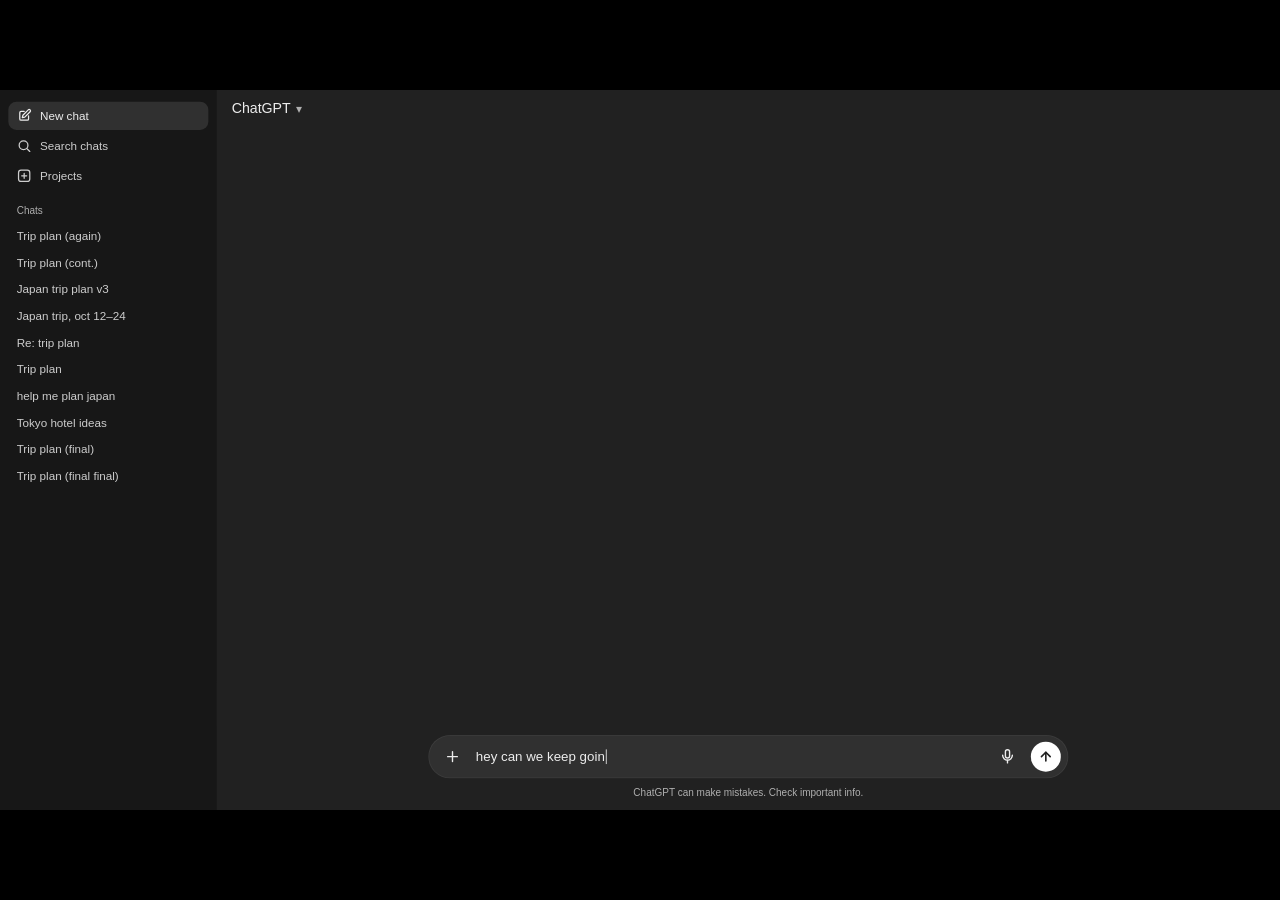
<file: animations/agents-forgetting-superbot-6f50ea56/index.html>
<!doctype html>
<html lang="en">
<head>
<meta charset="utf-8"/>
<meta name="viewport" content="width=device-width, initial-scale=1"/>
<title>agents forgetting? superbot remembers — ad spot</title>
<link rel="icon" href="assets/mark-clean.svg" type="image/svg+xml"/>
<meta name="description" content="ChatGPT asks for the trip plan again, and again; one click opens superbot, which picks the plan up at step 3. 27s looping ad spot, 1920x1080."/>
<style>
/* ---------- tokens: the site's own ladder (site.css :root) ---------- */
:root {
  --bg: #000000; --card: #0d0d0d; --raised: #181818; --line: #262626;
  --fg: #ececec; --secondary: #cfcfcf; --muted: #9a9a9a; --ok: #34d399; --danger: #c96f6f;
  --storm-0: #00e5c3; --storm-1: #2b6bff; --storm-2: #6a1fd8; --storm-3: #c026d3; --storm-4: #ff3d9a;
  --storm: linear-gradient(135deg, var(--storm-0) 0%, var(--storm-1) 25%, var(--storm-2) 50%, var(--storm-3) 75%, var(--storm-4) 100%);
  --storm-x: linear-gradient(90deg, var(--storm-1) 0%, var(--storm-2) 45%, var(--storm-3) 75%, var(--storm-4) 100%);
  --storm-action: linear-gradient(135deg, var(--storm-1) 0%, var(--storm-2) 55%, var(--storm-3) 100%);
  --ui: "SF Pro Rounded", "SF Pro Display", -apple-system, system-ui, "Segoe UI", sans-serif;
  --mono: ui-monospace, "SF Mono", SFMono-Regular, Menlo, Consolas, monospace;
  --gpt-main: #212121; --gpt-side: #171717; --gpt-composer: #303030; --gpt-bubble: #323232;
  --gpt-text: #ececec; --gpt-text-2: #cdcdcd; --gpt-text-3: #afafaf; --gpt-border: rgba(255,255,255,.15);
  --gpt-font: "Söhne", -apple-system, BlinkMacSystemFont, "Segoe UI", Roboto, "Helvetica Neue", sans-serif;
}
* { box-sizing: border-box; }
html, body { margin: 0; height: 100%; background: #000; overflow: hidden; }
body { font-family: var(--ui); color: var(--fg); -webkit-font-smoothing: antialiased; }

#stage { position: absolute; left: 50%; top: 50%; width: 1920px; height: 1080px; transform-origin: 50% 50%; background: #000; overflow: hidden; }
.scene { position: absolute; inset: 0; opacity: 0; visibility: hidden; }
.scene.on { visibility: visible; }
#dip { position: absolute; inset: 0; background: #000; opacity: 0; pointer-events: none; z-index: 50; }

/* ---------- scene 1: the ChatGPT clone (1536x864, scaled 1.25) ---------- */
#gpt { width: 1536px; height: 864px; transform: scale(1.25); transform-origin: 0 0; background: var(--gpt-main); font-family: var(--gpt-font); color: var(--gpt-text); display: grid; grid-template-columns: 260px minmax(0, 1fr); }
.g-side { background: var(--gpt-side); padding: 14px 10px; font-size: 14px; color: var(--gpt-text-2); display: flex; flex-direction: column; gap: 2px; }
.g-side .s-row { display: flex; align-items: center; gap: 10px; padding: 8px 10px; border-radius: 10px; white-space: nowrap; overflow: hidden; text-overflow: ellipsis; }
.g-side .s-row svg { width: 18px; height: 18px; flex: none; fill: none; stroke: currentColor; stroke-width: 2; stroke-linecap: round; stroke-linejoin: round; }
.g-side .s-row.on { background: var(--gpt-composer); color: var(--gpt-text); }
.g-side .s-cap { margin: 16px 10px 6px; font-size: 12px; color: var(--gpt-text-3); }
.g-side .s-chat { padding: 7px 10px; border-radius: 10px; font-size: 14px; white-space: nowrap; overflow: hidden; text-overflow: ellipsis; opacity: 0; }
.g-main { position: relative; display: flex; flex-direction: column; min-width: 0; }
.g-top { flex: none; display: flex; align-items: center; gap: 6px; padding: 12px 18px; font-size: 17px; font-weight: 500; color: var(--gpt-text); }
.g-top small { color: var(--gpt-text-3); font-weight: 400; font-size: 15px; }
.g-thread { flex: 1; min-height: 0; overflow: hidden; position: relative; }
.g-col { position: absolute; left: 50%; top: 0; width: 768px; margin-left: -384px; padding: 8px 20px 0; }
.g-user { display: flex; justify-content: flex-end; margin: 12px 0 24px; opacity: 0; }
.g-user .bub { max-width: 72%; padding: 10px 20px; border-radius: 24px; background: var(--gpt-bubble); font-size: 16px; line-height: 28px; white-space: pre-wrap; }
.g-user .bub.paste { max-width: 86%; font: 12.5px/19px var(--mono); color: var(--gpt-text-2); padding: 12px 18px; }
.g-ai { position: relative; margin: 0 0 24px; font-size: 16px; line-height: 28px; color: var(--gpt-text); white-space: pre-wrap; word-break: break-word; opacity: 0; }
.g-ai .cur { display: inline-block; width: 10px; height: 10px; border-radius: 50%; background: var(--gpt-text); vertical-align: -1px; margin-left: 2px; }
.g-thinking { display: inline-flex; align-items: center; gap: 8px; color: var(--gpt-text-2); font-size: 15px; }
.g-thinking i { width: 10px; height: 10px; border-radius: 50%; background: var(--gpt-text); }
.g-fade { position: absolute; left: 0; right: 0; bottom: 0; height: 90px; background: linear-gradient(to bottom, rgba(33,33,33,0), var(--gpt-main) 70%); pointer-events: none; }
.g-foot { flex: none; position: relative; padding: 10px 20px 14px; display: grid; justify-items: center; }
.g-composer { width: 768px; min-height: 52px; border-radius: 28px; background: var(--gpt-composer); border: 1px solid rgba(255,255,255,.06); display: flex; align-items: center; gap: 10px; padding: 0 8px 0 10px; }
.g-composer .plus, .g-composer .mic { width: 36px; height: 36px; border-radius: 50%; display: grid; place-items: center; color: var(--gpt-text); }
.g-composer .plus svg, .g-composer .mic svg { width: 20px; height: 20px; }
.g-composer .ph { flex: 1; font-size: 16px; color: var(--gpt-text-3); white-space: nowrap; overflow: hidden; }
.g-composer .ph.typing { color: var(--gpt-text); }
.g-composer .ph .caret { display: inline-block; width: 1px; height: 18px; background: var(--gpt-text); vertical-align: -4px; margin-left: 1px; }
.g-composer .send { width: 36px; height: 36px; border-radius: 50%; background: #676767; color: #212121; display: grid; place-items: center; }
.g-composer .send.ready, .g-composer .send.stop { background: #fff; }
.g-composer .send svg { width: 18px; height: 18px; }
.g-disc { margin-top: 10px; font-size: 12px; color: var(--gpt-text-3); }
/* the amnesia counter, top-right of the thread: how many times the plan was pasted */
.g-count { position: absolute; right: 26px; top: 14px; padding: 6px 12px; border-radius: 999px; background: rgba(255,255,255,.06); border: 1px solid var(--gpt-border); font-size: 13px; color: var(--gpt-text-2); opacity: 0; }
.g-count b { color: #fff; font-variant-numeric: tabular-nums; }

/* ---------- the rescue popup ---------- */
#popup { position: absolute; right: 44px; bottom: 44px; width: max-content; padding: 20px; border-radius: 24px; border: 3px solid transparent; background: linear-gradient(#000, #000) padding-box, var(--storm) border-box; box-shadow: 0 0 32px rgba(43,107,255,.32), 0 0 64px rgba(192,38,211,.22), 0 30px 70px rgba(0,0,0,.5); opacity: 0; transform-origin: 50% 100%; isolation: isolate; z-index: 20; } /* 1:1 superbot-tool-calls 'superbot can do it! · soft glow': hug width, storm stroke, the same ring blurred behind it */
#popup .p-head { display: flex; align-items: center; gap: 12px; white-space: nowrap; font-size: 29px; font-weight: 800; letter-spacing: -.02em; color: #fff; }
#popup .p-head img { width: 34px; height: 34px; }
#chatbtn { position: relative; margin: 16px 0 0; display: block; width: 100%; padding: 12px 20px; border-radius: 16px; background: #fff; color: #000; font-size: 22px; font-weight: 700; text-align: center; transform-origin: 50% 50%; box-shadow: 0 8px 24px rgba(0,0,0,.35); }

#cursor { position: absolute; left: 0; top: 0; width: 34px; height: 44px; z-index: 40; opacity: 0; transform-origin: 3px 2px; filter: drop-shadow(0 3px 6px rgba(0,0,0,.5)); }

/* ---------- scene 2: the app window (1200x675 at 1.6) ---------- */
#site { background: #000; }
#site-in { position: absolute; left: 0; top: 0; width: 1200px; height: 675px; transform: scale(1.6); transform-origin: 0 0; }
.win { position: absolute; inset: 0; background: var(--card); border: 1px solid var(--line); border-radius: 16px; overflow: hidden; display: grid; grid-template-rows: 28px minmax(0, 1fr); }
.win-bar { display: flex; align-items: center; gap: 6px; padding: 0 12px; border-bottom: 1px solid var(--line); font-size: 12px; color: var(--muted); }
.win-bar i { width: 10px; height: 10px; border-radius: 50%; background: var(--line); }
.win-bar span { margin-left: 8px; }
.win-bar .led { margin-left: auto; width: 8px; height: 8px; border-radius: 50%; background: var(--storm-1); box-shadow: 0 0 8px var(--storm-1); }
.win-body { position: relative; overflow: hidden; }
.hub { position: absolute; inset: 8px; right: calc(24% + 20px); background: var(--card); border: 1px solid var(--line); border-radius: 16px; overflow: hidden; display: grid; grid-template-columns: 64px 200px minmax(0, 1fr); font: 11px/15px var(--ui); color: var(--fg); }
.hub > * { min-width: 0; min-height: 0; display: flex; flex-direction: column; }
.rail { background: var(--bg); border-right: 1px solid var(--line); align-items: center; padding: 8px 0; gap: 4px; }
.rail-item { position: relative; flex: none; width: 44px; height: 44px; border-radius: 14px; background: var(--raised); display: grid; place-items: center; color: var(--fg); }
.rail-item svg { width: 26px; height: 26px; fill: currentColor; }
.rail-item .dot { position: absolute; right: -2px; bottom: -2px; width: 6px; height: 6px; border-radius: 50%; background: var(--ok); box-shadow: 0 0 0 2px var(--bg); }
.rail-item.sb { border-radius: 0; background: transparent; }
.rail-item.sb img { width: 100%; height: 100%; display: block; }
.rail-item.sel::before { content: ""; position: absolute; left: -10px; top: 50%; transform: translateY(-50%); width: 3px; height: 26px; border-radius: 0 999px 999px 0; background: var(--fg); }
.rail-item[data-app="openai"], .rail-item[data-app="cursor"] { background: #000; color: #fff; box-shadow: inset 0 0 0 1px rgb(255 255 255 / .14); }
.rail-item[data-app="claude"] { background: #d97757; color: #fff; }
.rail-item[data-app="gemini"] { background: #fff; color: #1f1f1f; }
.rail-item[data-app="copilot"] { background: #24292f; color: #fff; box-shadow: inset 0 0 0 1px rgb(255 255 255 / .14); }
.rail-item.bleed { background: #000; box-shadow: inset 0 0 0 1px rgb(255 255 255 / .14); }
.rail-item.bleed img { width: 100%; height: 100%; display: block; object-fit: cover; border-radius: inherit; }
.rail-item.add { font: 16px/44px var(--mono); color: var(--muted); }
.rail-div { flex: none; width: 22px; height: 1px; background: var(--line); }
.chats { background: var(--card); border-right: 1px solid var(--line); }
.side-head { flex: none; display: flex; align-items: center; gap: 5px; min-height: 40px; padding: 9px 12px; font-weight: 700; font-size: 12px; }
.side-head img { width: 14px; height: 14px; }
.row { display: flex; align-items: center; gap: 6px; min-height: 26px; margin: 0 6px; padding: 0 8px; border-radius: 8px; color: var(--muted); white-space: nowrap; overflow: hidden; }
.row svg { flex: none; width: 12px; height: 12px; fill: none; stroke: currentColor; stroke-width: 2; stroke-linecap: round; stroke-linejoin: round; }
.row em { margin-left: auto; font-style: normal; font-size: 10px; }
.row .cnt { margin-left: auto; min-width: 13px; padding: 0 3px; border-radius: 999px; background: var(--danger); color: #fff; font: 700 8px/13px var(--mono); text-align: center; }
.row.on { background: var(--raised); color: var(--fg); box-shadow: inset 3px 0 0 var(--storm-1); }
.row.new { color: var(--fg); }
.row.glow { background: var(--raised); color: var(--fg); box-shadow: inset 3px 0 0 var(--storm-0), 0 0 0 1px rgba(0,229,195,.35); }
.cap-row { display: flex; justify-content: space-between; padding: 4px 12px 2px; color: var(--muted); font-size: 10px; font-weight: 700; letter-spacing: .08em; text-transform: uppercase; }
.today { padding: 2px 14px; color: var(--muted); font-size: 10px; }
.user { margin-top: auto; display: flex; align-items: center; gap: 8px; padding: 9px 12px; border-top: 1px solid var(--line); }
.user .av { position: relative; width: 24px; height: 24px; border-radius: 50%; background: var(--raised); font: 700 10px/24px var(--ui); text-align: center; }
.user .av i { position: absolute; right: -1px; bottom: -1px; width: 7px; height: 7px; border-radius: 50%; background: var(--ok); box-shadow: 0 0 0 2px var(--card); }
.user b { display: block; font-size: 11px; }
.user small { display: block; color: var(--muted); font-size: 10px; }
.main { position: relative; background: var(--card); }
.chat-head { flex: none; display: flex; align-items: center; gap: 8px; padding: 9px 12px; border-bottom: 1px solid var(--line); font-weight: 700; font-size: 12px; }
.chat-head .ctx { display: inline-flex; align-items: center; gap: 5px; margin-left: 6px; padding: 0 8px; border-radius: 999px; border: 1px solid transparent; background: linear-gradient(var(--raised), var(--raised)) padding-box, var(--storm) border-box; color: var(--fg); font-weight: 600; font-size: 9.5px; line-height: 18px; opacity: 0; }
.chat-head .ctx i { width: 6px; height: 6px; border-radius: 50%; background: var(--ok); }
.chat-head .ask { margin-left: auto; display: flex; align-items: center; gap: 4px; padding: 0 9px; border-radius: 8px; background: var(--storm-action); color: #fff; font-weight: 650; font-size: 10px; line-height: 20px; }
.chat-head .ask img { width: 12px; height: 12px; }
.feed { flex: 1; min-height: 0; padding: 10px 12px; display: grid; align-content: start; gap: 9px; overflow: hidden; }
.welcome { display: flex; align-items: center; gap: 8px; margin-top: 2px; }
.welcome .w-ic { width: 24px; height: 24px; border-radius: 50%; background: var(--raised); border: 1px solid var(--line); display: grid; place-items: center; }
.welcome .w-ic img { width: 14px; height: 14px; }
.welcome b { display: block; }
.welcome small { display: block; color: var(--muted); font-size: 10px; }
.date-div { display: flex; align-items: center; gap: 8px; color: var(--muted); font-size: 9px; }
.date-div::before, .date-div::after { content: ""; flex: 1; height: 1px; background: var(--line); }
.msg { display: flex; gap: 8px; opacity: 0; }
.msg.old { opacity: .55; }
.avatar { flex: none; width: 24px; height: 24px; border-radius: 50%; background: var(--raised); color: var(--fg); font: 700 10px/24px var(--ui); text-align: center; }
.avatar.sb { background: #000; box-shadow: inset 0 0 0 1px var(--line); display: grid; place-items: center; }
.avatar.sb img { width: 62%; height: 62%; display: block; }
.m-main { min-width: 0; flex: 1; display: grid; grid-template-columns: minmax(0, 1fr); gap: 5px; }
.m-head { display: flex; gap: 6px; align-items: baseline; }
.m-name { font-weight: 700; }
.m-when { font-size: 9px; color: var(--muted); }
.app { padding: 0 4px; border-radius: 3px; background: var(--storm-1); color: #fff; font: 700 8px/12px var(--ui); letter-spacing: .04em; }
.m-text { font-size: 11px; line-height: 15px; white-space: pre-wrap; }
/* the context card: what superbot loaded before answering */
.ctxcard { display: grid; grid-template-columns: repeat(4, minmax(0, 1fr)); gap: 6px; opacity: 0; }
.ctxcard .kv { padding: 6px 8px; border-radius: 8px; background: #000; border: 1px solid var(--line); }
.ctxcard .kv small { display: block; color: var(--muted); font-size: 8.5px; letter-spacing: .06em; text-transform: uppercase; }
.ctxcard .kv b { display: block; font-size: 11px; margin-top: 1px; white-space: nowrap; overflow: hidden; text-overflow: ellipsis; }
/* the plan: seven steps, the first two already done when superbot opens it */
.plan { background: #000; border: 1px solid var(--line); border-radius: 8px; opacity: 0; }
.plan .p-bar { display: flex; align-items: center; gap: 6px; padding: 5px 8px; border-bottom: 1px solid var(--line); color: var(--muted); font-size: 9px; }
.plan .p-bar .lang { margin-left: 4px; padding: 0 5px; border-radius: 4px; background: var(--raised); color: var(--secondary); }
.plan .p-bar .pct { margin-left: auto; font: 600 9px/14px var(--mono); color: var(--fg); }
.step { display: flex; align-items: center; gap: 8px; padding: 4px 10px; font: 10.5px/15px var(--mono); color: var(--muted); }
.step .bx { flex: none; width: 12px; height: 12px; border-radius: 4px; border: 1px solid var(--line); display: grid; place-items: center; }
.step .bx svg { width: 8px; height: 8px; fill: none; stroke: #000; stroke-width: 3; stroke-linecap: round; stroke-linejoin: round; opacity: 0; }
.step.done { color: var(--fg); }
.step.done .bx { background: var(--ok); border-color: var(--ok); }
.step.done .bx svg { opacity: 1; }
.step.run { color: var(--fg); }
.step.run .bx { border-color: var(--storm-1); box-shadow: 0 0 0 2px rgba(43,107,255,.25); }
.step .tag { margin-left: auto; padding: 0 5px; border-radius: 4px; font: 600 8px/13px var(--ui); background: var(--raised); color: var(--muted); }
.step.run .tag { background: rgba(43,107,255,.2); color: #8fb0ff; }
.step.done .tag { background: rgba(52,211,153,.14); color: var(--ok); }
.phone { position: absolute; right: 8px; top: 8px; bottom: 8px; width: 24%; background: #000; border: 1px solid var(--line); border-radius: 22px; overflow: hidden; font: 11px/15px var(--ui); color: var(--fg); display: flex; flex-direction: column; padding: 10px 12px 8px; }
.ph-status { display: flex; justify-content: space-between; font-size: 9px; color: var(--muted); padding: 0 4px; }
.ph-head { position: relative; display: flex; align-items: center; gap: 8px; padding: 10px 0 8px; font-weight: 700; font-size: 12px; }
.ph-head .g { width: 14px; height: 14px; border-radius: 50%; background: var(--raised); border: 1px solid var(--line); display: grid; place-items: center; color: var(--muted); font: 400 10px/1 var(--ui); font-style: normal; }
.ph-head .g.r { margin-left: auto; border-radius: 4px; }
.ph-head .sync { position: absolute; right: 0; top: 12px; color: var(--storm-1); font-size: 9px; font-weight: 500; }
.ph-div { text-align: center; color: var(--muted); font-size: 10px; padding: 6px 0 8px; }
.ph-turn { font-size: 11px; line-height: 15px; margin-bottom: 8px; }
.ph-turn b { color: var(--storm-0); }
.ph-composer { margin-top: auto; display: flex; align-items: center; gap: 8px; }
.ph-ring { flex: 1; padding: 1px; border-radius: 999px; background: var(--storm); }
.ph-pill { display: flex; align-items: center; gap: 6px; padding: 0 10px; border-radius: 999px; background: #000; color: var(--muted); font-size: 10px; line-height: 22px; }
.ph-pill i { font-style: normal; color: var(--fg); }
.ph-send { width: 22px; height: 22px; border-radius: 50%; background: var(--storm-1); }
.ph-home { align-self: center; width: 70px; height: 3px; border-radius: 2px; background: var(--line); margin-top: 6px; }
.composer { flex: none; margin: 6px 12px 10px; }
.composer .pill { display: flex; align-items: center; gap: 6px; min-height: 30px; padding: 0 4px 0 9px; border-radius: 16px; background: var(--raised); border: 1px solid var(--line); color: var(--muted); }
.composer .plus { width: 16px; height: 16px; border-radius: 50%; border: 1px solid var(--line); display: grid; place-items: center; font: 650 11px/16px var(--mono); color: var(--fg); }
.composer .ph { flex: 1; }
.composer .picker { padding: 0 6px; border-radius: 8px; background: var(--card); color: var(--fg); font-size: 10px; line-height: 18px; }
.composer .send { width: 24px; height: 24px; border-radius: 50%; background: var(--storm-action); display: grid; place-items: center; color: #fff; }
.composer .send svg { width: 11px; height: 11px; fill: none; stroke: currentColor; stroke-width: 2.4; stroke-linecap: round; stroke-linejoin: round; }

/* ---------- scene 3: the cards ---------- */
#card { display: grid; place-items: center; background: #000; }
#card .line { position: absolute; left: 0; right: 0; top: 50%; transform: translateY(-50%); text-align: center; font-size: 132px; font-weight: 800; letter-spacing: -.035em; line-height: 1; color: #fff; }
#card .red { color: rgb(255, 0, 0); }
#card .grad { background: var(--storm-x); -webkit-background-clip: text; background-clip: text; color: transparent; }

/* ---------- scene 4: the end card ---------- */
#end { display: grid; place-items: center; background: #000; }
#end .lock { display: flex; align-items: center; gap: 44px; }
#end svg.face { width: 220px; height: 220px; overflow: visible; }
#end .words { overflow: hidden; }
#end .words h1 { margin: 0; font-size: 128px; font-weight: 800; letter-spacing: -.03em; line-height: 1; color: #fff; }
#end .words p { margin: 12px 0 0 6px; font-size: 34px; color: var(--muted); font-weight: 500; }

@media (prefers-reduced-motion: reduce) {
  .scene { opacity: 0 !important; visibility: hidden !important; }
  #end { opacity: 1 !important; visibility: visible !important; }
  #end .lock > * { transform: none !important; opacity: 1 !important; }
}
</style>
</head>
<body>
<svg width="0" height="0" style="position:absolute" aria-hidden="true">
  <defs>
    <mask id="face" maskUnits="userSpaceOnUse" x="-30" y="-30" width="160" height="160">
      <g fill="#fff"><rect x="14" y="32" width="72" height="54" rx="15"/><path d="M14 46V28Q14 20 21 21Q28 24 36 32Z"/><path d="M86 46V28Q86 20 79 21Q72 24 64 32Z"/></g>
      <g fill="#000"><ellipse cx="35" cy="58" rx="8" ry="11"/><ellipse cx="65" cy="58" rx="8" ry="11"/></g>
    </mask>
    <symbol id="ic-openai" viewBox="0 0 2406 2406"><path id="oai-petal" d="M1107.3 299.1c-197.999 0-373.9 127.3-435.2 315.3L650 743.5v427.9c0 21.4 11 40.4 29.4 51.4l344.5 198.515V833.3h.1v-27.9L1372.7 604c33.715-19.52 70.44-32.857 108.47-39.828L1447.6 450.3C1361 353.5 1237.1 298.5 1107.3 299.1zm0 117.5-.6.6c79.699 0 156.3 27.5 217.6 78.4-2.5 1.2-7.4 4.3-11 6.1L952.8 709.3c-18.4 10.4-29.4 30-29.4 51.4V1248l-155.1-89.4V755.8c-.1-187.099 151.601-338.9 339-339.2z"/><use href="#oai-petal" transform="rotate(60 1203 1203)"/><use href="#oai-petal" transform="rotate(120 1203 1203)"/><use href="#oai-petal" transform="rotate(180 1203 1203)"/><use href="#oai-petal" transform="rotate(240 1203 1203)"/><use href="#oai-petal" transform="rotate(300 1203 1203)"/></symbol>
    <symbol id="ic-claude" viewBox="0 0 24 24"><path d="m4.7144 15.9555 4.7174-2.6471.079-.2307-.079-.1275h-.2307l-.7893-.0486-2.6956-.0729-2.3375-.0971-2.2646-.1214-.5707-.1215-.5343-.7042.0546-.3522.4797-.3218.686.0608 1.5179.1032 2.2767.1578 1.6514.0972 2.4468.255h.3886l.0546-.1579-.1336-.0971-.1032-.0972L6.973 9.8356l-2.55-1.6879-1.3356-.9714-.7225-.4918-.3643-.4614-.1578-1.0078.6557-.7225.8803.0607.2246.0607.8925.686 1.9064 1.4754 2.4893 1.8336.3643.3035.1457-.1032.0182-.0728-.164-.2733-1.3539-2.4467-1.445-2.4893-.6435-1.032-.17-.6194c-.0607-.255-.1032-.4674-.1032-.7285L6.287.1335 6.6997 0l.9957.1336.419.3642.6192 1.4147 1.0018 2.2282 1.5543 3.0296.4553.8985.2429.8318.091.255h.1579v-.1457l.1275-1.706.2368-2.0947.2307-2.6957.0789-.7589.3764-.9107.7468-.4918.5828.2793.4797.686-.0668.4433-.2853 1.8517-.5586 2.9021-.3643 1.9429h.2125l.2429-.2429.9835-1.3053 1.6514-2.0643.7286-.8196.85-.9046.5464-.4311h1.0321l.759 1.1293-.34 1.1657-1.0625 1.3478-.8804 1.1414-1.2628 1.7-.7893 1.36.0729.1093.1882-.0183 2.8535-.607 1.5421-.2794 1.8396-.3157.8318.3886.091.3946-.3278.8075-1.967.4857-2.3072.4614-3.4364.8136-.0425.0304.0486.0607 1.5482.1457.6618.0364h1.621l3.0175.2247.7892.522.4736.6376-.079.4857-1.2142.6193-1.6393-.3886-3.825-.9107-1.3113-.3279h-.1822v.1093l1.0929 1.0686 2.0035 1.8092 2.5075 2.3314.1275.5768-.3218.4554-.34-.0486-2.2039-1.6575-.85-.7468-1.9246-1.621h-.1275v.17l.4432.6496 2.3436 3.5214.1214 1.0807-.17.3521-.6071.2125-.6679-.1214-1.3721-1.9246L14.38 17.959l-1.1414-1.9428-.1397.079-.674 7.2552-.3156.3703-.7286.2793-.6071-.4614-.3218-.7468.3218-1.4753.3886-1.9246.3157-1.53.2853-1.9004.17-.6314-.0121-.0425-.1397.0182-1.4328 1.9672-2.1796 2.9446-1.7243 1.8456-.4128.164-.7164-.3704.0667-.6618.4008-.5889 2.386-3.0357 1.4389-1.882.929-1.0868-.0062-.1579h-.0546l-6.3385 4.1164-1.1293.1457-.4857-.4554.0608-.7467.2307-.2429 1.9064-1.3114Z"/></symbol>
    <symbol id="ic-gemini" viewBox="0 0 24 24"><path d="M11.04 19.32Q12 21.51 12 24q0-2.49.93-4.68.96-2.19 2.58-3.81t3.81-2.55Q21.51 12 24 12q-2.49 0-4.68-.93a12.3 12.3 0 0 1-3.81-2.58 12.3 12.3 0 0 1-2.58-3.81Q12 2.49 12 0q0 2.49-.96 4.68-.93 2.19-2.55 3.81a12.3 12.3 0 0 1-3.81 2.58Q2.49 12 0 12q2.49 0 4.68.96 2.19.93 3.81 2.55t2.55 3.81"/></symbol>
    <symbol id="ic-cursor" viewBox="0 0 24 24"><path d="M11.503.131 1.891 5.678a.84.84 0 0 0-.42.726v11.188c0 .3.162.575.42.724l9.609 5.55a1 1 0 0 0 .998 0l9.61-5.55a.84.84 0 0 0 .42-.724V6.404a.84.84 0 0 0-.42-.726L12.497.131a1.01 1.01 0 0 0-.996 0M2.657 6.338h18.55c.263 0 .43.287.297.515L12.23 22.918c-.062.107-.229.064-.229-.06V12.335a.59.59 0 0 0-.295-.51l-9.11-5.257c-.109-.063-.064-.23.061-.23"/></symbol>
    <symbol id="ic-copilot" viewBox="0 0 24 24"><path d="M23.922 16.997C23.061 18.492 18.063 22.02 12 22.02 5.937 22.02.939 18.492.078 16.997A.641.641 0 0 1 0 16.741v-2.869a.883.883 0 0 1 .053-.22c.372-.935 1.347-2.292 2.605-2.656.167-.429.414-1.055.644-1.517a10.098 10.098 0 0 1-.052-1.086c0-1.331.282-2.499 1.132-3.368.397-.406.89-.717 1.474-.952C7.255 2.937 9.248 1.98 11.978 1.98c2.731 0 4.767.957 6.166 2.093.584.235 1.077.546 1.474.952.85.869 1.132 2.037 1.132 3.368 0 .368-.014.733-.052 1.086.23.462.477 1.088.644 1.517 1.258.364 2.233 1.721 2.605 2.656a.841.841 0 0 1 .053.22v2.869a.641.641 0 0 1-.078.256Zm-11.75-5.992h-.344a4.359 4.359 0 0 1-.355.508c-.77.947-1.918 1.492-3.508 1.492-1.725 0-2.989-.359-3.782-1.259a2.137 2.137 0 0 1-.085-.104L4 11.746v6.585c1.435.779 4.514 2.179 8 2.179 3.486 0 6.565-1.4 8-2.179v-6.585l-.098-.104s-.033.045-.085.104c-.793.9-2.057 1.259-3.782 1.259-1.59 0-2.738-.545-3.508-1.492a4.359 4.359 0 0 1-.355-.508Zm2.328 3.25c.549 0 1 .451 1 1v2c0 .549-.451 1-1 1-.549 0-1-.451-1-1v-2c0-.549.451-1 1-1Zm-5 0c.549 0 1 .451 1 1v2c0 .549-.451 1-1 1-.549 0-1-.451-1-1v-2c0-.549.451-1 1-1Zm3.313-6.185c.136 1.057.403 1.913.878 2.497.442.544 1.134.938 2.344.938 1.573 0 2.292-.337 2.657-.751.384-.435.558-1.15.558-2.361 0-1.14-.243-1.847-.705-2.319-.477-.488-1.319-.862-2.824-1.025-1.487-.161-2.192.138-2.533.529-.269.307-.437.808-.438 1.578v.021c0 .265.021.562.063.893Zm-1.626 0c.042-.331.063-.628.063-.894v-.02c-.001-.77-.169-1.271-.438-1.578-.341-.391-1.046-.69-2.533-.529-1.505.163-2.347.537-2.824 1.025-.462.472-.705 1.179-.705 2.319 0 1.211.175 1.926.558 2.361.365.414 1.084.751 2.657.751 1.21 0 1.902-.394 2.344-.938.475-.584.742-1.44.878-2.497Z"/></symbol>
    <symbol id="ic-chat" viewBox="0 0 24 24"><path d="M21 11.5a8.38 8.38 0 0 1-.9 3.8 8.5 8.5 0 0 1-7.6 4.7 8.38 8.38 0 0 1-3.8-.9L3 21l1.9-5.7a8.38 8.38 0 0 1-.9-3.8 8.5 8.5 0 0 1 4.7-7.6 8.38 8.38 0 0 1 3.8-.9h.5a8.48 8.48 0 0 1 8 8v.5Z"/></symbol>
    <symbol id="ic-tick" viewBox="0 0 24 24"><path d="m5 13 4 4L19 7"/></symbol>
  </defs>
</svg>

<div id="stage">

  <!-- ============ scene 1: ChatGPT forgets ============ -->
  <section class="scene" id="gpt" aria-label="ChatGPT forgets the plan">
    <aside class="g-side">
      <div class="s-row on"><svg viewBox="0 0 24 24"><path d="M12 5H7a2 2 0 0 0-2 2v10a2 2 0 0 0 2 2h10a2 2 0 0 0 2-2v-5"/><path d="M18.5 2.5a2.12 2.12 0 0 1 3 3L13 14l-4 1 1-4Z"/></svg>New chat</div>
      <div class="s-row"><svg viewBox="0 0 24 24"><circle cx="11" cy="11" r="7"/><path d="m21 21-4-4"/></svg>Search chats</div>
      <div class="s-row"><svg viewBox="0 0 24 24"><rect x="3" y="3" width="18" height="18" rx="4"/><path d="M8 12h8M12 8v8"/></svg>Projects</div>
      <div class="s-cap">Chats</div>
      <div class="s-chat" id="s-c0">Trip plan (again)</div>
      <div class="s-chat">Trip plan (cont.)</div>
      <div class="s-chat">Japan trip plan v3</div>
      <div class="s-chat">Japan trip, oct 12–24</div>
      <div class="s-chat">Re: trip plan</div>
      <div class="s-chat">Trip plan</div>
      <div class="s-chat">help me plan japan</div>
      <div class="s-chat">Tokyo hotel ideas</div>
      <div class="s-chat">Trip plan (final)</div>
      <div class="s-chat">Trip plan (final final)</div>
    </aside>
    <div class="g-main">
      <div class="g-top">ChatGPT <small>▾</small></div>
      <div class="g-count" id="g-count">plan pasted <b id="g-n">3</b>×</div>
      <div class="g-thread">
        <div class="g-col" id="g-col">
          <div class="g-user" id="u1"><div class="bub">hey can we keep going on my trip plan from yesterday?</div></div>
          <div class="g-ai" id="a1"><span class="g-thinking" id="th1"><i></i>Thinking</span><span id="t1"></span><span class="cur" id="c1"></span></div>
          <div class="g-user" id="u2"><div class="bub paste" id="paste"></div></div>
          <div class="g-ai" id="a2"><span class="g-thinking" id="th2"><i></i>Thinking</span><span id="t2"></span><span class="cur" id="c2"></span></div>
          <div class="g-user" id="u3"><div class="bub">japan! it's in the plan you just read. flights and hotel are already booked.</div></div>
          <div class="g-ai" id="a3"><span class="g-thinking" id="th3"><i></i>Thinking</span><span id="t3"></span><span class="cur" id="c3"></span></div>
        </div>
        <div class="g-fade"></div>
      </div>
      <div class="g-foot">
        <div class="g-composer" id="g-comp">
          <span class="plus"><svg viewBox="0 0 24 24" fill="none" stroke="currentColor" stroke-width="2" stroke-linecap="round"><path d="M12 5v14M5 12h14"/></svg></span>
          <span class="ph" id="g-ph">Ask anything</span>
          <span class="mic"><svg viewBox="0 0 24 24" fill="none" stroke="currentColor" stroke-width="2" stroke-linecap="round" stroke-linejoin="round"><rect x="9" y="2" width="6" height="12" rx="3"/><path d="M5 10a7 7 0 0 0 14 0"/><path d="M12 17v4"/></svg></span>
          <span class="send" id="g-send"><svg viewBox="0 0 24 24" fill="none" stroke="currentColor" stroke-width="2.6" stroke-linecap="round" stroke-linejoin="round"><path d="M12 19V5"/><path d="m5 12 7-7 7 7"/></svg></span>
        </div>
        <div class="g-disc">ChatGPT can make mistakes. Check important info.</div>
      </div>
    </div>
  </section>

  <div id="popup" aria-hidden="true">
    <div class="p-head"><img src="assets/mark-clean.svg" alt=""/>superbot can do it!</div>
    <div id="chatbtn">chat</div>
  </div>

  <!-- ============ scene 2: the hub picks the plan up ============ -->
  <section class="scene" id="site" aria-label="superbot picks up the plan">
    <div id="site-in">
      <div class="win">
        <div class="win-bar"><i></i><i></i><i></i><span>superbot</span><em class="led"></em></div>
        <div class="win-body">
          <div class="hub" id="hub">
            <nav class="rail">
              <span class="rail-item sb sel"><img src="assets/tile.svg" alt=""/></span>
              <span class="rail-div"></span>
              <span class="rail-item" data-app="openai"><svg><use href="#ic-openai"/></svg><i class="dot"></i></span>
              <span class="rail-item" data-app="claude"><svg><use href="#ic-claude"/></svg><i class="dot"></i></span>
              <span class="rail-item" data-app="gemini"><svg><use href="#ic-gemini"/></svg><i class="dot"></i></span>
              <span class="rail-item" data-app="cursor"><svg><use href="#ic-cursor"/></svg><i class="dot"></i></span>
              <span class="rail-item bleed"><img src="assets/devin.png" alt=""/><i class="dot"></i></span>
              <span class="rail-item bleed"><img src="assets/hermes.png" alt=""/><i class="dot"></i></span>
              <span class="rail-item bleed"><img src="assets/grok.png" alt=""/><i class="dot"></i></span>
              <span class="rail-item" data-app="copilot"><svg><use href="#ic-copilot"/></svg><i class="dot"></i></span>
              <span class="rail-div"></span>
              <span class="rail-item add">+</span>
            </nav>
            <div class="chats">
              <div class="side-head"><img src="assets/mark-clean.svg" alt=""/>superbot.gg</div>
              <span class="row new"><svg viewBox="0 0 24 24"><path d="M12 5H7a2 2 0 0 0-2 2v10a2 2 0 0 0 2 2h10a2 2 0 0 0 2-2v-5"/><path d="M18.5 2.5a2.12 2.12 0 0 1 3 3L13 14l-4 1 1-4Z"/></svg>New chat</span>
              <span class="row" id="row-ctx"><svg viewBox="0 0 24 24"><path d="m12 2 9 5-9 5-9-5 9-5Z"/><path d="m3 12 9 5 9-5"/><path d="m3 17 9 5 9-5"/></svg>Manage Context<em id="ctx-em"></em></span>
              <span class="row"><svg viewBox="0 0 24 24"><circle cx="12" cy="12" r="9"/><path d="M12 6.5v11"/><path d="M14.6 9.4c-.9-1.3-5.8-1.4-5.8.9 0 2.5 6.2 1.4 6.2 3.8 0 2.3-5.2 2.1-6.4.7"/></svg>View Savings</span>
              <span class="row"><svg viewBox="0 0 24 24"><path d="M3 3v18h18"/><path d="M8 17v-6"/><path d="M13 17V7"/><path d="M18 17v-3"/></svg>View Usage</span>
              <span class="row"><svg viewBox="0 0 24 24"><path d="m3 6 2 2 4-4"/><path d="m3 14 2 2 4-4"/><path d="M13 6h8"/><path d="M13 16h8"/></svg>Setup<i class="cnt">3</i></span>
              <div class="cap-row"><span>⌄ Recents</span><span>4</span></div>
              <div class="today">Today</div>
              <span class="row on"><svg><use href="#ic-chat"/></svg>trip plan<em>now</em></span>
              <div class="today">Yesterday</div>
              <span class="row"><svg><use href="#ic-chat"/></svg>trip plan · hotel<em>1d</em></span>
              <span class="row"><svg><use href="#ic-chat"/></svg>trip plan · flights<em>1d</em></span>
              <span class="row"><svg><use href="#ic-chat"/></svg>japan trip: the plan<em>2d</em></span>
              <div class="user"><span class="av">D<i></i></span><span><b>hi@superbot.gg</b><small>context: 4 chats · 2 days</small></span></div>
            </div>
            <div class="main">
              <div class="chat-head"><b>chat</b><span class="ctx" id="ctx-chip"><i></i>context: japan-trip.md · 4 chats</span><span class="ask"><img src="assets/mark-clean.svg" alt=""/>Ask Superbot</span></div>
              <div class="feed" id="feed">
                <div class="date-div">Yesterday</div>
                <div class="msg old" id="o1"><span class="avatar">D</span><div class="m-main"><div class="m-head"><span class="m-name">dev</span><span class="m-when">6:12 PM</span></div><div class="m-text">hotel booked, confirmation saved. let's finish this tomorrow.</div></div></div>
                <div class="msg old" id="o2"><span class="avatar sb"><img src="assets/mark-clean.svg" alt=""/></span><div class="m-main"><div class="m-head"><span class="m-name">superbot</span><span class="app">APP</span><span class="m-when">6:12 PM</span></div><div class="m-text">saved. step 3 (kyoto train + hotel) is next, I'll have options ready.</div></div></div>
                <div class="date-div">Today</div>
                <div class="msg" id="h-user"><span class="avatar">D</span><div class="m-main"><div class="m-head"><span class="m-name">dev</span><span class="m-when">9:02 AM</span></div><div class="m-text">hey can we keep going on my trip plan from yesterday?</div></div></div>
                <div class="msg" id="h-bot"><span class="avatar sb"><img src="assets/mark-clean.svg" alt=""/></span><div class="m-main"><div class="m-head"><span class="m-name">superbot</span><span class="app">APP</span><span class="m-when">9:02 AM</span></div><div class="m-text" id="h-text"></div>
                  <div class="ctxcard" id="ctxcard">
                    <div class="kv"><small>plan</small><b>japan-trip.md</b></div>
                    <div class="kv"><small>trip</small><b>japan · oct 12–24</b></div>
                    <div class="kv"><small>history</small><b>4 chats · 2 days</b></div>
                    <div class="kv"><small>shared with</small><b>ChatGPT · Claude · Cursor</b></div>
                  </div>
                  <div class="plan" id="plan">
                    <div class="p-bar"><span>japan-trip.md</span><span class="lang">7 steps</span><span class="pct" id="pct">2/7</span></div>
                    <div class="step done"><span class="bx"><svg><use href="#ic-tick"/></svg></span>1 · book flights (SFO → tokyo)<span class="tag">done · yesterday</span></div>
                    <div class="step done"><span class="bx"><svg><use href="#ic-tick"/></svg></span>2 · book tokyo hotel, 5 nights<span class="tag">done · yesterday</span></div>
                    <div class="step" id="s3"><span class="bx"><svg><use href="#ic-tick"/></svg></span>3 · kyoto train + hotel<span class="tag" id="g3">queued</span></div>
                    <div class="step" id="s4"><span class="bx"><svg><use href="#ic-tick"/></svg></span>4 · day trips: nara, osaka<span class="tag" id="g4">queued</span></div>
                    <div class="step" id="s5"><span class="bx"><svg><use href="#ic-tick"/></svg></span>5 · dinner reservations<span class="tag" id="g5">queued</span></div>
                    <div class="step"><span class="bx"><svg><use href="#ic-tick"/></svg></span>6 · travel insurance + esim<span class="tag">queued</span></div>
                    <div class="step"><span class="bx"><svg><use href="#ic-tick"/></svg></span>7 · packing list<span class="tag">queued</span></div>
                  </div>
                </div></div>
              </div>
              <div class="composer"><div class="pill"><span class="plus">+</span><span class="ph">How can superbot help you today?</span><span class="picker">superbot ▾</span><span class="send"><svg viewBox="0 0 24 24"><path d="M4 12h15"/><path d="m13 6 6 6-6 6"/></svg></span></div></div>
            </div>
          </div>
          <div class="phone" aria-hidden="true">
            <div class="ph-status"><span>9:02</span></div>
            <div class="ph-head"><i class="g">‹</i><b># superbot</b><i class="g r">▤</i><span class="sync">synced</span></div>
            <div class="ph-div">Today</div>
            <div class="ph-turn">one context for every agent: ChatGPT, Claude, Gemini and Cursor all read the same plan.</div>
            <div class="ph-turn">switch agents mid-task. nobody asks <b>"what were we doing?"</b></div>
            <div class="ph-composer"><span class="ph-ring"><span class="ph-pill"><i>+</i>Ask Superbot anything</span></span><span class="ph-send"></span></div>
            <div class="ph-home"></div>
          </div>
        </div>
      </div>
    </div>
  </section>

  <!-- ============ scene 3: the cards ============ -->
  <section class="scene" id="card" aria-label="agents forgetting? superbot remembers.">
    <div class="line" id="card-a">agents <span class="red">forgetting</span>?</div>
    <div class="line" id="card-b"><span class="grad">superbot</span> remembers.</div>
  </section>

  <!-- ============ scene 4: the end card ============ -->
  <section class="scene" id="end" aria-label="superbot.gg">
    <div class="lock">
      <svg class="face" id="end-face" viewBox="0 0 100 100" aria-hidden="true"><rect x="-30" y="-30" width="160" height="160" fill="#00e5c3" mask="url(#face)" transform="translate(-1.2 -1.2)"/><rect x="-30" y="-30" width="160" height="160" fill="#c026d3" mask="url(#face)" transform="translate(1.2 1.2)"/><rect x="-30" y="-30" width="160" height="160" fill="#fff" mask="url(#face)"/></svg>
      <div class="words"><div id="end-slide"><h1>superbot.gg</h1><p>the agent to manage your agents.</p></div></div>
    </div>
  </section>

  <svg id="cursor" viewBox="0 0 34 44" aria-hidden="true"><path d="M3 2 L3 34 L11 26 L17 41 L23 38 L17 24 L28 24 Z" fill="#000" stroke="#fff" stroke-width="2.4" stroke-linejoin="round"/></svg>
  <div id="dip"></div>
</div>

<script>
// ---------- the clock: one render(t), a pure function of story time ----------
// Every visual is recomputed from t each frame, so seeking (`?t=9.4`) or capturing
// any frame yields the same picture. Frame-indexed at 30fps.
const FPS = 30, LOOP = 27.5;
const $ = (id) => document.getElementById(id);
const clamp01 = (v) => Math.max(0, Math.min(1, v));
const seg = (t, a, b) => clamp01((t - a) / (b - a));
const outQuint = (p) => 1 - Math.pow(1 - p, 5);
const outCubic = (p) => 1 - Math.pow(1 - p, 3);
const outBack = (p) => { const c1 = 1.70158, c3 = c1 + 1; return 1 + c3 * Math.pow(p - 1, 3) + c1 * Math.pow(p - 1, 2); };
const lerp = (a, b, p) => a + (b - a) * p;

// ---------- the beat sheet (story seconds) ----------
const B = {
  typeA: 0.5, typeB: 1.7, send1: 1.9,            // "hey can we keep going on my trip plan from yesterday?"
  think1: 2.0, reply1: 2.55,                      // "I don't have access to previous conversations…"
  paste: 5.3, send2: 5.55,                        // the plan is pasted (again)
  think2: 5.65, reply2: 6.2,                      // "Thanks! Which database…"
  typeC: 8.3, typeD: 9.3, send3: 9.45,            // "postgres. it's in the plan you just read."
  think3: 9.55, reply3: 10.1,                     // the apology that asks for the plan again, and never stops
  popup: 11.6,                                    // the rescue popup
  curIn: 13.2, curAt: 14.1, press: 14.35, release: 14.5,
  dip: 14.85, site: 15.1,
  ask: 15.6, botIn: 16.1, ctx: 16.4, plan: 17.4,  // the ask, superbot's line, the context card, the plan
  s3run: 17.9, s3done: 19.1, s4run: 19.15, s4done: 20.3, s5run: 20.35,
  cardA: 21.6, cardB: 23.4, end: 25.2, word: 26.0,
};

// ---------- copy ----------
const PROMPT = 'hey can we keep going on my trip plan from yesterday?';
const R1 = "I don't have access to our previous conversations, so I can't see your trip plan. Could you paste it here so I can pick up where we left off?";
const PASTE = "TRIP PLAN v3 — japan, oct 12–24\n1. book flights (SFO → tokyo)      [done]\n2. book tokyo hotel, 5 nights       [done]\n3. kyoto train + hotel\n4. day trips: nara, osaka\n5. dinner reservations\n6. travel insurance + esim\n7. packing list";
const R2 = "Thanks for sharing! Before I continue, where are you traveling to? And could you remind me what step 1 was?";
const PROMPT3 = "japan! it's in the plan you just read. flights and hotel are already booked.";
const R3_HEAD = "You're absolutely right, I apologize for the confusion! Since I don't retain context between sessions, could you re-share the trip plan? ";
const R3_TAIL = [
  "Also, just to confirm: which country is this for? ",
  "To make sure I have everything, could you remind me what we were working on? ",
  "Would you like me to create a trip plan for you? ",
  "As I mentioned, I don't have memory of earlier chats. Could you paste the plan? ",
  "What was step 1 again? ",
  "Are we planning a trip? ",
  "I'm happy to help, but I'll need the plan. ",
];
const R3_WORDS = (() => {
  const words = R3_HEAD.split(' ').filter(Boolean).map((w) => w + ' ');
  for (let k = 0; k < 8; k++) for (const s of R3_TAIL) words.push(...s.split(' ').filter(Boolean).map((w) => w + ' '));
  return words;
})();
const WORDS_PER_S = 30, ACCEL = 4;
const wordsAt = (dt) => Math.floor(WORDS_PER_S * dt + ACCEL * dt * dt);
const BOT = "picking up where we left off. loaded the plan, the 4 chats and your booking confirmations. steps 1–2 are done, doing step 3 now:";

// ---------- element refs ----------
const stage = $('stage'), dip = $('dip'), cursor = $('cursor');
const gpt = $('gpt'), gPh = $('g-ph'), gSend = $('g-send'), gCol = $('g-col'), gThread = gCol.parentElement;
const popup = $('popup'), chatbtn = $('chatbtn');
const site = $('site'), feedEl = $('feed');
const hUser = $('h-user'), hBot = $('h-bot'), hText = $('h-text');
const card = $('card'), cardA = $('card-a'), cardB = $('card-b');
const end = $('end'), endFace = $('end-face'), endSlide = $('end-slide');

const op = (el, v) => { el.style.opacity = String(clamp01(v)); };
const scene = (el, on) => { el.classList.toggle('on', on); op(el, on ? 1 : 0); };
const esc = (s) => s.replace(/&/g, '&amp;').replace(/</g, '&lt;').replace(/>/g, '&gt;');

let BTN = { x: 1920 - 44 - 220, y: 1080 - 44 - 60 };
function measure() {
  const sr = stage.getBoundingClientRect(), k = sr.width / 1920;
  const b = chatbtn.getBoundingClientRect();
  BTN = { x: (b.left + b.width / 2 - sr.left) / k, y: (b.top + b.height / 2 - sr.top) / k };
}

// ---------- render ----------
function render(t) {
  const inGpt = t < B.site, inSite = t >= B.site && t < B.cardA, inCard = t >= B.cardA && t < B.end, inEnd = t >= B.end;
  scene(gpt, inGpt); scene(site, inSite); scene(card, inCard); scene(end, inEnd);
  op(dip, t < B.dip ? 0 : t < B.site ? seg(t, B.dip, B.site) : 1 - seg(t, B.site, B.site + 0.35));
  if (inGpt) renderGpt(t); else op(popup, 0);
  if (inSite) renderSite(t);
  if (inCard) renderCard(t);
  if (inEnd) renderEnd(t);
  renderCursor(t);
}

// one ChatGPT turn: the user bubble rises in at `send`, "Thinking" pulses, then the reply streams
function turn(uEl, aEl, thEl, tEl, cEl, send, think, reply, text, cps) {
  const pu = seg(t_, send, send + 0.3);
  op(uEl, pu); uEl.style.transform = `translateY(${((1 - outCubic(pu)) * 10).toFixed(1)}px)`;
  const thinking = t_ >= think && t_ < reply;
  thEl.style.display = thinking ? '' : 'none';
  thEl.style.opacity = thinking ? String(0.55 + 0.45 * Math.abs(Math.sin((t_ - think) * 6))) : '0';
  const n = t_ < reply ? 0 : Math.min(text.length, Math.floor((t_ - reply) * cps));
  tEl.textContent = text.slice(0, n);
  cEl.style.display = t_ >= reply && n < text.length ? '' : 'none';
  op(aEl, t_ >= think ? 1 : 0);
}
let t_ = 0;
function composer(t, from, to, sendAt, text) {
  const typed = Math.floor(seg(t, from, to) * text.length);
  if (t >= from && t < sendAt) {
    gPh.className = 'ph typing';
    gPh.innerHTML = esc(text.slice(0, typed)) + '<span class="caret"></span>';
    gSend.className = 'send ready';
    return true;
  }
  return false;
}
function renderGpt(t) {
  t_ = t;
  // the composer: the first prompt, later the third
  const typing = composer(t, B.typeA, B.typeB, B.send1, PROMPT) || composer(t, B.typeC, B.typeD, B.send3, PROMPT3);
  if (!typing) { gPh.className = 'ph'; gPh.textContent = 'Ask anything'; gSend.className = 'send'; }
  // three turns
  turn($('u1'), $('a1'), $('th1'), $('t1'), $('c1'), B.send1, B.think1, B.reply1, R1, 62);
  // the paste lands whole (a paste is instant), sends a beat later
  $('paste').textContent = t >= B.paste ? PASTE : '';
  turn($('u2'), $('a2'), $('th2'), $('t2'), $('c2'), B.paste, B.think2, B.reply2, R2, 62);
  turn($('u3'), $('a3'), $('th3'), $('t3'), $('c3'), B.send3, B.think3, B.reply3, '', 1);
  // the third reply streams word by word, faster and faster, and never finishes
  const n3 = t < B.reply3 ? 0 : Math.min(R3_WORDS.length, wordsAt(t - B.reply3));
  $('t3').textContent = R3_WORDS.slice(0, n3).join('');
  $('c3').style.display = t >= B.reply3 ? '' : 'none';
  // the amnesia counter
  op($('g-count'), seg(t, B.paste + 0.2, B.paste + 0.6));
  $('g-n').textContent = t >= B.reply3 + 1.2 ? '4' : '3';
  // the sidebar: yesterday's chats, all named "migration plan"
  const sc = document.querySelectorAll('.s-chat');
  sc.forEach((el, i) => op(el, seg(t, 0.2 + i * 0.05, 0.5 + i * 0.05)));
  // keep the newest line in view
  const over = Math.max(0, gCol.offsetHeight - gThread.clientHeight + 24);
  gCol.style.transform = `translateY(${(-over).toFixed(0)}px)`;
  // the composer dims once the popup is up
  op($('g-comp'), 1 - 0.55 * seg(t, B.popup, B.popup + 0.6));
  // the rescue popup
  // the popup, 1:1 the tool-calls page's 'superbot can do it! · soft glow' (entrance 'rise'): rises 40px in over 0.4s,
  // holds for the chat press, then falls back out over 0.3s before the dip
  const pp = seg(t, B.popup, B.popup + 0.4), po = seg(t, B.release + 0.05, B.release + 0.35);
  op(popup, po > 0 ? 1 - po : pp);
  const press = t >= B.press && t < B.release ? 1 : t >= B.release ? 1 - seg(t, B.release, B.release + 0.18) : 0;
  popup.style.transform = `translateY(${(po > 0 ? po * po * 40 : (1 - outQuint(pp)) * 40).toFixed(1)}px)`;
  chatbtn.style.transform = `scale(${(1 - 0.05 * press).toFixed(3)})`;
  if (pp >= 1 && t < B.curIn + 0.1) measure();
}

function renderSite(t) {
  // yesterday's messages are simply there; today's ask rises in
  op($('o1'), 0.55); op($('o2'), 0.55);
  const au = seg(t, B.ask, B.ask + 0.25); op(hUser, au); hUser.style.transform = `translateY(${((1 - outCubic(au)) * 6).toFixed(1)}px)`;
  const bo = seg(t, B.botIn, B.botIn + 0.25); op(hBot, bo); hBot.style.transform = `translateY(${((1 - outCubic(bo)) * 6).toFixed(1)}px)`;
  const chars = t < B.botIn ? 0 : Math.min(BOT.length, Math.floor((t - B.botIn) * 95));
  hText.textContent = BOT.slice(0, chars);
  // the context loads: the sidebar row glows, the chip appears, the card lands
  $('row-ctx').className = 'row' + (t >= B.ctx ? ' glow' : '');
  $('ctx-em').textContent = t >= B.ctx ? '4 chats' : '';
  op($('ctx-chip'), seg(t, B.ctx, B.ctx + 0.3));
  const cc = seg(t, B.ctx, B.ctx + 0.35); op($('ctxcard'), cc); $('ctxcard').style.transform = `translateY(${((1 - outCubic(cc)) * 6).toFixed(1)}px)`;
  const pl = seg(t, B.plan, B.plan + 0.35); op($('plan'), pl); $('plan').style.transform = `translateY(${((1 - outCubic(pl)) * 6).toFixed(1)}px)`;
  // steps 3–5 run and land
  const st = (id, tag, runAt, doneAt) => {
    const el = $(id), g = $(tag);
    const state = doneAt !== null && t >= doneAt ? 'done' : t >= runAt ? 'run' : '';
    el.className = 'step' + (state ? ' ' + state : '');
    g.textContent = state === 'done' ? 'done' : state === 'run' ? 'running' + '.'.repeat(1 + Math.floor((t * 3) % 3)) : 'queued';
  };
  st('s3', 'g3', B.s3run, B.s3done); st('s4', 'g4', B.s4run, B.s4done); st('s5', 'g5', B.s5run, null);
  $('pct').textContent = (t >= B.s4done ? 4 : t >= B.s3done ? 3 : 2) + '/7';
  feedEl.scrollTop = feedEl.scrollHeight;
}

function renderCard(t) {
  const a = seg(t, B.cardA, B.cardA + 0.35), b = seg(t, B.cardB, B.cardB + 0.35);
  const out = seg(t, B.cardB - 0.2, B.cardB);
  op(cardA, a * (1 - out)); cardA.style.transform = `translateY(${(-50 + (1 - outQuint(a)) * 3 - out * 3).toFixed(2)}%) scale(${lerp(0.96, 1, outQuint(a)).toFixed(3)})`;
  op(cardB, b); cardB.style.transform = `translateY(${(-50 + (1 - outQuint(b)) * 3).toFixed(2)}%) scale(${lerp(0.96, 1, outQuint(b)).toFixed(3)})`;
}

function renderEnd(t) {
  const f = seg(t, B.end, B.end + 0.5), w = seg(t, B.word, B.word + 0.7);
  op(endFace, f); endFace.style.transform = `scale(${lerp(0.5, 1, outBack(f)).toFixed(3)})`;
  endSlide.style.transform = `translateX(${((1 - outQuint(w)) * -110).toFixed(1)}%)`;
  op(endSlide, w);
}

function renderCursor(t) {
  let x, y, vis = 0, sc = 1;
  if (t >= B.curIn && t < B.dip) {
    const p = outQuint(seg(t, B.curIn, B.curAt));
    x = lerp(1960, BTN.x - 3, p); y = lerp(1120, BTN.y - 2, p); vis = 1;
    if (t >= B.press && t < B.release) sc = 0.9;
  }
  op(cursor, vis);
  if (vis) cursor.style.transform = `translate(${x.toFixed(1)}px, ${y.toFixed(1)}px) scale(${sc})`;
}

// ---------- fit the stage to the viewport ----------
function fit() {
  const k = Math.min(innerWidth / 1920, innerHeight / 1080);
  stage.style.transform = `translate(-50%, -50%) scale(${k})`;
}
addEventListener('resize', fit); fit();

// ---------- the clock ----------
const q = new URLSearchParams(location.search);
const reduced = matchMedia('(prefers-reduced-motion: reduce)').matches;
const seekTo = q.has('t') ? parseFloat(q.get('t')) : null;
let t0 = performance.now() - (seekTo || 0) * 1000, last = -1;
function frame(now) {
  const t = ((now - t0) / 1000) % LOOP;
  const f = Math.floor(t * FPS);
  if (f !== last) { last = f; render(f / FPS); }
  requestAnimationFrame(frame);
}
render(B.popup + 0.5); measure();
if (reduced) { render(B.word + 1); }
else if (seekTo !== null && !q.has('play')) { render(Math.floor(seekTo * FPS) / FPS); }
else requestAnimationFrame(frame);
</script>
</body>
</html>
</file>
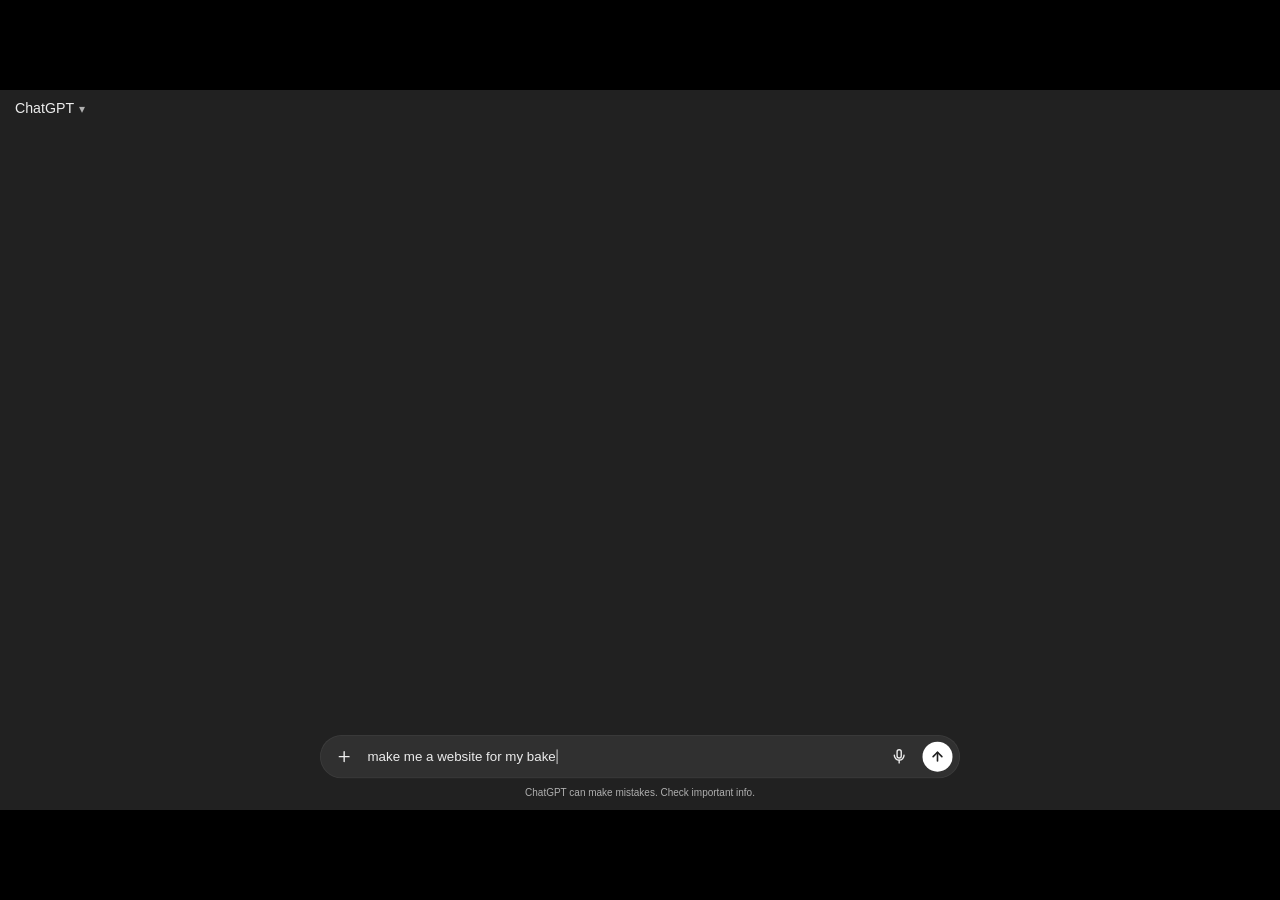
<file: animations/agents-managed-superbot-6f50ea56/index.html>
<!doctype html>
<html lang="en">
<head>
<meta charset="utf-8"/>
<meta name="viewport" content="width=device-width, initial-scale=1"/>
<title>one agent? superbot runs them all — ad spot</title>
<link rel="icon" href="assets/mark-clean.svg" type="image/svg+xml"/>
<meta name="description" content="ChatGPT hands back a fourteen-step how-to; one click opens superbot, which splits a bakery website across Cursor, Claude, Gemini and ChatGPT and puts it online. 27s looping ad spot, 1920x1080."/>
<style>
:root {
  --bg: #000000; --card: #0d0d0d; --raised: #181818; --line: #262626;
  --fg: #ececec; --secondary: #cfcfcf; --muted: #9a9a9a; --ok: #34d399; --danger: #c96f6f;
  --storm-0: #00e5c3; --storm-1: #2b6bff; --storm-2: #6a1fd8; --storm-3: #c026d3; --storm-4: #ff3d9a;
  --storm: linear-gradient(135deg, var(--storm-0) 0%, var(--storm-1) 25%, var(--storm-2) 50%, var(--storm-3) 75%, var(--storm-4) 100%);
  --storm-x: linear-gradient(90deg, var(--storm-1) 0%, var(--storm-2) 45%, var(--storm-3) 75%, var(--storm-4) 100%);
  --storm-action: linear-gradient(135deg, var(--storm-1) 0%, var(--storm-2) 55%, var(--storm-3) 100%);
  --ui: "SF Pro Rounded", "SF Pro Display", -apple-system, system-ui, "Segoe UI", sans-serif;
  --mono: ui-monospace, "SF Mono", SFMono-Regular, Menlo, Consolas, monospace;
  --gpt-main: #212121; --gpt-side: #171717; --gpt-composer: #303030; --gpt-bubble: #323232;
  --gpt-text: #ececec; --gpt-text-2: #cdcdcd; --gpt-text-3: #afafaf; --gpt-border: rgba(255,255,255,.15);
  --gpt-font: "Söhne", -apple-system, BlinkMacSystemFont, "Segoe UI", Roboto, "Helvetica Neue", sans-serif;
}
* { box-sizing: border-box; }
html, body { margin: 0; height: 100%; background: #000; overflow: hidden; }
body { font-family: var(--ui); color: var(--fg); -webkit-font-smoothing: antialiased; }
#stage { position: absolute; left: 50%; top: 50%; width: 1920px; height: 1080px; transform-origin: 50% 50%; background: #000; overflow: hidden; }
.scene { position: absolute; inset: 0; opacity: 0; visibility: hidden; }
.scene.on { visibility: visible; }
#dip { position: absolute; inset: 0; background: #000; opacity: 0; pointer-events: none; z-index: 50; }

/* ---------- scene 1: the ChatGPT clone ---------- */
#gpt { width: 1536px; height: 864px; transform: scale(1.25); transform-origin: 0 0; background: var(--gpt-main); font-family: var(--gpt-font); color: var(--gpt-text); display: grid; grid-template-columns: minmax(0, 1fr); }
.g-main { position: relative; display: flex; flex-direction: column; min-width: 0; }
.g-top { flex: none; display: flex; align-items: center; gap: 6px; padding: 12px 18px; font-size: 17px; font-weight: 500; }
.g-top small { color: var(--gpt-text-3); font-weight: 400; font-size: 15px; }
.g-thread { flex: 1; min-height: 0; overflow: hidden; position: relative; }
.g-col { position: absolute; left: 50%; top: 0; width: 768px; margin-left: -384px; padding: 8px 20px 0; }
.g-user { display: flex; justify-content: flex-end; margin: 12px 0 24px; opacity: 0; }
.g-user .bub { max-width: 76%; padding: 10px 20px; border-radius: 24px; background: var(--gpt-bubble); font-size: 16px; line-height: 28px; white-space: pre-wrap; }
.g-ai { position: relative; margin: 0 0 24px; font-size: 16px; line-height: 28px; color: var(--gpt-text); white-space: pre-wrap; word-break: break-word; opacity: 0; }
.g-ai b { font-weight: 600; }
.g-ai .cur { display: inline-block; width: 10px; height: 10px; border-radius: 50%; background: var(--gpt-text); vertical-align: -1px; margin-left: 2px; }
.g-thinking { display: inline-flex; align-items: center; gap: 8px; color: var(--gpt-text-2); font-size: 15px; }
.g-thinking i { width: 10px; height: 10px; border-radius: 50%; background: var(--gpt-text); }
.g-fade { position: absolute; left: 0; right: 0; bottom: 0; height: 90px; background: linear-gradient(to bottom, rgba(33,33,33,0), var(--gpt-main) 70%); pointer-events: none; }
.g-foot { flex: none; position: relative; padding: 10px 20px 14px; display: grid; justify-items: center; }
.g-composer { width: 768px; min-height: 52px; border-radius: 28px; background: var(--gpt-composer); border: 1px solid rgba(255,255,255,.06); display: flex; align-items: center; gap: 10px; padding: 0 8px 0 10px; }
.g-composer .plus, .g-composer .mic { width: 36px; height: 36px; border-radius: 50%; display: grid; place-items: center; color: var(--gpt-text); }
.g-composer .plus svg, .g-composer .mic svg { width: 20px; height: 20px; }
.g-composer .ph { flex: 1; font-size: 16px; color: var(--gpt-text-3); white-space: nowrap; overflow: hidden; }
.g-composer .ph.typing { color: var(--gpt-text); }
.g-composer .ph .caret { display: inline-block; width: 1px; height: 18px; background: var(--gpt-text); vertical-align: -4px; margin-left: 1px; }
.g-composer .send { width: 36px; height: 36px; border-radius: 50%; background: #676767; color: #212121; display: grid; place-items: center; }
.g-composer .send.ready, .g-composer .send.stop { background: #fff; }
.g-composer .send svg { width: 18px; height: 18px; }
.g-disc { margin-top: 10px; font-size: 12px; color: var(--gpt-text-3); }
.g-steps { position: absolute; right: 26px; top: 14px; padding: 6px 12px; border-radius: 999px; background: rgba(255,255,255,.06); border: 1px solid var(--gpt-border); font-size: 13px; color: var(--gpt-text-2); opacity: 0; }
.g-steps b { color: #fff; font-variant-numeric: tabular-nums; }

#popup { position: absolute; right: 44px; bottom: 44px; width: max-content; padding: 20px; border-radius: 24px; border: 3px solid transparent; background: linear-gradient(#000, #000) padding-box, var(--storm) border-box; box-shadow: 0 0 32px rgba(43,107,255,.32), 0 0 64px rgba(192,38,211,.22), 0 30px 70px rgba(0,0,0,.5); opacity: 0; transform-origin: 50% 100%; isolation: isolate; z-index: 20; } /* 1:1 superbot-tool-calls 'superbot can do it! · soft glow': hug width, storm stroke, the same ring blurred behind it */
#popup .p-head { display: flex; align-items: center; gap: 12px; white-space: nowrap; font-size: 29px; font-weight: 800; letter-spacing: -.02em; color: #fff; }
#popup .p-head img { width: 34px; height: 34px; }
#chatbtn { position: relative; margin: 16px 0 0; display: block; width: 100%; padding: 12px 20px; border-radius: 16px; background: #fff; color: #000; font-size: 22px; font-weight: 700; text-align: center; transform-origin: 50% 50%; box-shadow: 0 8px 24px rgba(0,0,0,.35); }
#cursor { position: absolute; left: 0; top: 0; width: 34px; height: 44px; z-index: 40; opacity: 0; transform-origin: 3px 2px; filter: drop-shadow(0 3px 6px rgba(0,0,0,.5)); }

/* ---------- scene 2: the app window ---------- */
#site { background: #000; }
#site-in { position: absolute; left: 0; top: 0; width: 1200px; height: 675px; transform: scale(1.6); transform-origin: 0 0; }
.win { position: absolute; inset: 0; background: var(--card); border: 1px solid var(--line); border-radius: 16px; overflow: hidden; display: grid; grid-template-rows: 28px minmax(0, 1fr); }
.win-bar { display: flex; align-items: center; gap: 6px; padding: 0 12px; border-bottom: 1px solid var(--line); font-size: 12px; color: var(--muted); }
.win-bar i { width: 10px; height: 10px; border-radius: 50%; background: var(--line); }
.win-bar span { margin-left: 8px; }
.win-bar .led { margin-left: auto; width: 8px; height: 8px; border-radius: 50%; background: var(--storm-1); box-shadow: 0 0 8px var(--storm-1); }
.win-body { position: relative; overflow: hidden; }
.hub { position: absolute; inset: 8px; right: calc(24% + 20px); background: var(--card); border: 1px solid var(--line); border-radius: 16px; overflow: hidden; display: grid; grid-template-columns: 64px 200px minmax(0, 1fr); font: 11px/15px var(--ui); color: var(--fg); }
.hub > * { min-width: 0; min-height: 0; display: flex; flex-direction: column; }
.rail { background: var(--bg); border-right: 1px solid var(--line); align-items: center; padding: 8px 0; gap: 4px; }
.rail-item { position: relative; flex: none; width: 44px; height: 44px; border-radius: 14px; background: var(--raised); display: grid; place-items: center; color: var(--fg); }
.rail-item svg { width: 26px; height: 26px; fill: currentColor; }
.rail-item .dot { position: absolute; right: -2px; bottom: -2px; width: 6px; height: 6px; border-radius: 50%; background: var(--ok); box-shadow: 0 0 0 2px var(--bg); }
.rail-item.sb { border-radius: 0; background: transparent; }
.rail-item.sb img { width: 100%; height: 100%; display: block; }
.rail-item.sel::before { content: ""; position: absolute; left: -10px; top: 50%; transform: translateY(-50%); width: 3px; height: 26px; border-radius: 0 999px 999px 0; background: var(--fg); }
.rail-item[data-app="openai"], .rail-item[data-app="cursor"] { background: #000; color: #fff; box-shadow: inset 0 0 0 1px rgb(255 255 255 / .14); }
.rail-item[data-app="claude"] { background: #d97757; color: #fff; }
.rail-item[data-app="gemini"] { background: #fff; color: #1f1f1f; }
.rail-item[data-app="copilot"] { background: #24292f; color: #fff; box-shadow: inset 0 0 0 1px rgb(255 255 255 / .14); }
.rail-item.bleed { background: #000; box-shadow: inset 0 0 0 1px rgb(255 255 255 / .14); }
.rail-item.bleed img { width: 100%; height: 100%; display: block; object-fit: cover; border-radius: inherit; }
.rail-item.add { font: 16px/44px var(--mono); color: var(--muted); }
.rail-item.busy { box-shadow: 0 0 0 2px var(--storm-1), inset 0 0 0 1px rgb(255 255 255 / .14); }
.rail-item.fin { box-shadow: 0 0 0 2px var(--ok), inset 0 0 0 1px rgb(255 255 255 / .14); }
.rail-div { flex: none; width: 22px; height: 1px; background: var(--line); }
.chats { background: var(--card); border-right: 1px solid var(--line); }
.side-head { flex: none; display: flex; align-items: center; gap: 5px; min-height: 40px; padding: 9px 12px; font-weight: 700; font-size: 12px; }
.side-head img { width: 14px; height: 14px; }
.row { display: flex; align-items: center; gap: 6px; min-height: 26px; margin: 0 6px; padding: 0 8px; border-radius: 8px; color: var(--muted); white-space: nowrap; overflow: hidden; }
.row svg { flex: none; width: 12px; height: 12px; fill: none; stroke: currentColor; stroke-width: 2; stroke-linecap: round; stroke-linejoin: round; }
.row em { margin-left: auto; font-style: normal; font-size: 10px; }
.row .cnt { margin-left: auto; min-width: 13px; padding: 0 3px; border-radius: 999px; background: var(--danger); color: #fff; font: 700 8px/13px var(--mono); text-align: center; }
.row.on { background: var(--raised); color: var(--fg); box-shadow: inset 3px 0 0 var(--storm-1); }
.row.new { color: var(--fg); }
.cap-row { display: flex; justify-content: space-between; padding: 4px 12px 2px; color: var(--muted); font-size: 10px; font-weight: 700; letter-spacing: .08em; text-transform: uppercase; }
.today { padding: 2px 14px; color: var(--muted); font-size: 10px; }
.user { margin-top: auto; display: flex; align-items: center; gap: 8px; padding: 9px 12px; border-top: 1px solid var(--line); }
.user .av { position: relative; width: 24px; height: 24px; border-radius: 50%; background: var(--raised); font: 700 10px/24px var(--ui); text-align: center; }
.user .av i { position: absolute; right: -1px; bottom: -1px; width: 7px; height: 7px; border-radius: 50%; background: var(--ok); box-shadow: 0 0 0 2px var(--card); }
.user b { display: block; font-size: 11px; }
.user small { display: block; color: var(--muted); font-size: 10px; }
.main { position: relative; background: var(--card); }
.chat-head { flex: none; display: flex; align-items: center; gap: 8px; padding: 9px 12px; border-bottom: 1px solid var(--line); font-weight: 700; font-size: 12px; }
.chat-head .ask { margin-left: auto; display: flex; align-items: center; gap: 4px; padding: 0 9px; border-radius: 8px; background: var(--storm-action); color: #fff; font-weight: 650; font-size: 10px; line-height: 20px; }
.chat-head .ask img { width: 12px; height: 12px; }
.feed { flex: 1; min-height: 0; padding: 10px 12px; display: grid; align-content: start; gap: 9px; overflow: hidden; }
.welcome { display: flex; align-items: center; gap: 8px; margin-top: 2px; }
.welcome .w-ic { width: 24px; height: 24px; border-radius: 50%; background: var(--raised); border: 1px solid var(--line); display: grid; place-items: center; }
.welcome .w-ic img { width: 14px; height: 14px; }
.welcome b { display: block; }
.welcome small { display: block; color: var(--muted); font-size: 10px; }
.date-div { display: flex; align-items: center; gap: 8px; color: var(--muted); font-size: 9px; }
.date-div::before, .date-div::after { content: ""; flex: 1; height: 1px; background: var(--line); }
.msg { display: flex; gap: 8px; opacity: 0; }
.avatar { flex: none; width: 24px; height: 24px; border-radius: 50%; background: var(--raised); color: var(--fg); font: 700 10px/24px var(--ui); text-align: center; }
.avatar.sb { background: #000; box-shadow: inset 0 0 0 1px var(--line); display: grid; place-items: center; }
.avatar.sb img { width: 62%; height: 62%; display: block; }
.m-main { min-width: 0; flex: 1; display: grid; grid-template-columns: minmax(0, 1fr); gap: 5px; }
.m-head { display: flex; gap: 6px; align-items: baseline; }
.m-name { font-weight: 700; }
.m-when { font-size: 9px; color: var(--muted); }
.app { padding: 0 4px; border-radius: 3px; background: var(--storm-1); color: #fff; font: 700 8px/12px var(--ui); letter-spacing: .04em; }
.m-text { font-size: 11px; line-height: 15px; white-space: pre-wrap; }
/* the board: one row per agent, each with its task, its tool calls and a progress bar */
.board { background: #000; border: 1px solid var(--line); border-radius: 8px; opacity: 0; }
.board .b-bar { display: flex; align-items: center; gap: 6px; padding: 5px 8px; border-bottom: 1px solid var(--line); color: var(--muted); font-size: 9px; }
.board .b-bar .lang { margin-left: 4px; padding: 0 5px; border-radius: 4px; background: var(--raised); color: var(--secondary); }
.board .b-bar .pct { margin-left: auto; font: 600 9px/14px var(--mono); color: var(--fg); }
.job { display: grid; grid-template-columns: 22px 62px minmax(0, 1fr) 62px; grid-template-rows: 16px 14px; align-items: center; column-gap: 8px; row-gap: 3px; padding: 6px 10px; border-bottom: 1px solid #161616; opacity: 0; }
.job:last-child { border-bottom: 0; }
.job .fav { grid-row: 1 / 3; width: 22px; height: 22px; border-radius: 7px; display: grid; place-items: center; color: #fff; }
.job .fav svg { width: 14px; height: 14px; fill: currentColor; }
.job .who { font-weight: 700; font-size: 10.5px; }
.job .what { font-size: 10.5px; color: var(--fg); white-space: nowrap; overflow: hidden; text-overflow: ellipsis; }
.job .tag { justify-self: end; padding: 0 5px; border-radius: 4px; font: 600 8px/13px var(--ui); background: var(--raised); color: var(--muted); white-space: nowrap; }
.job.run .tag { background: rgba(43,107,255,.2); color: #8fb0ff; }
.job.wait .tag { background: rgba(201,111,111,.16); color: #e39a9a; }
.job.done .tag { background: rgba(52,211,153,.14); color: var(--ok); }
.job .bar { grid-column: 2 / 5; height: 3px; border-radius: 2px; background: var(--raised); overflow: hidden; }
.job .bar i { display: block; height: 100%; width: 0; background: var(--storm-x); border-radius: 2px; }
.job.done .bar i { background: var(--ok); }
.job .chips { grid-column: 2 / 5; grid-row: 3; display: flex; gap: 4px; flex-wrap: nowrap; overflow: hidden; }
.job { grid-template-rows: 16px 3px 14px; }
.chip { flex: none; padding: 0 5px; border-radius: 4px; background: var(--raised); border: 1px solid var(--line); font: 8.5px/13px var(--mono); color: var(--secondary); opacity: 0; }
.chip.ok { border-color: rgba(52,211,153,.4); color: var(--ok); }
.live { display: flex; align-items: center; gap: 8px; padding: 6px 8px; border-radius: 8px; background: #000; border: 1px solid transparent; background: linear-gradient(#000, #000) padding-box, var(--storm) border-box; font-size: 10.5px; opacity: 0; }
.live .led { width: 7px; height: 7px; border-radius: 50%; background: var(--ok); box-shadow: 0 0 8px var(--ok); }
.live b { color: var(--fg); font-weight: 700; }
.live em { margin-left: auto; font-style: normal; color: var(--muted); font-size: 9px; font-family: var(--mono); }
.phone { position: absolute; right: 8px; top: 8px; bottom: 8px; width: 24%; background: #000; border: 1px solid var(--line); border-radius: 22px; overflow: hidden; font: 11px/15px var(--ui); color: var(--fg); display: flex; flex-direction: column; padding: 10px 12px 8px; }
.ph-status { display: flex; justify-content: space-between; font-size: 9px; color: var(--muted); padding: 0 4px; }
.ph-head { position: relative; display: flex; align-items: center; gap: 8px; padding: 10px 0 8px; font-weight: 700; font-size: 12px; }
.ph-head .g { width: 14px; height: 14px; border-radius: 50%; background: var(--raised); border: 1px solid var(--line); display: grid; place-items: center; color: var(--muted); font: 400 10px/1 var(--ui); font-style: normal; }
.ph-head .g.r { margin-left: auto; border-radius: 4px; }
.ph-head .sync { position: absolute; right: 0; top: 12px; color: var(--storm-1); font-size: 9px; font-weight: 500; }
.ph-div { text-align: center; color: var(--muted); font-size: 10px; padding: 6px 0 8px; }
.ph-turn { font-size: 11px; line-height: 15px; margin-bottom: 8px; }
.ph-turn b { color: var(--storm-0); }
.ph-composer { margin-top: auto; display: flex; align-items: center; gap: 8px; }
.ph-ring { flex: 1; padding: 1px; border-radius: 999px; background: var(--storm); }
.ph-pill { display: flex; align-items: center; gap: 6px; padding: 0 10px; border-radius: 999px; background: #000; color: var(--muted); font-size: 10px; line-height: 22px; }
.ph-pill i { font-style: normal; color: var(--fg); }
.ph-send { width: 22px; height: 22px; border-radius: 50%; background: var(--storm-1); }
.ph-home { align-self: center; width: 70px; height: 3px; border-radius: 2px; background: var(--line); margin-top: 6px; }
.composer { flex: none; margin: 6px 12px 10px; }
.composer .pill { display: flex; align-items: center; gap: 6px; min-height: 30px; padding: 0 4px 0 9px; border-radius: 16px; background: var(--raised); border: 1px solid var(--line); color: var(--muted); }
.composer .plus { width: 16px; height: 16px; border-radius: 50%; border: 1px solid var(--line); display: grid; place-items: center; font: 650 11px/16px var(--mono); color: var(--fg); }
.composer .ph { flex: 1; }
.composer .picker { padding: 0 6px; border-radius: 8px; background: var(--card); color: var(--fg); font-size: 10px; line-height: 18px; }
.composer .send { width: 24px; height: 24px; border-radius: 50%; background: var(--storm-action); display: grid; place-items: center; color: #fff; }
.composer .send svg { width: 11px; height: 11px; fill: none; stroke: currentColor; stroke-width: 2.4; stroke-linecap: round; stroke-linejoin: round; }

#card { display: grid; place-items: center; background: #000; }
#card .line { position: absolute; left: 0; right: 0; top: 50%; transform: translateY(-50%); text-align: center; font-size: 132px; font-weight: 800; letter-spacing: -.035em; line-height: 1; color: #fff; }
#card .line.long { font-size: 122px; }
#card .red { color: rgb(255, 0, 0); }
#card .grad { background: var(--storm-x); -webkit-background-clip: text; background-clip: text; color: transparent; }
#end { display: grid; place-items: center; background: #000; }
#end .lock { display: flex; align-items: center; gap: 44px; }
#end svg.face { width: 220px; height: 220px; overflow: visible; }
#end .words { overflow: hidden; }
#end .words h1 { margin: 0; font-size: 128px; font-weight: 800; letter-spacing: -.03em; line-height: 1; color: #fff; }
#end .words p { margin: 12px 0 0 6px; font-size: 34px; color: var(--muted); font-weight: 500; }
@media (prefers-reduced-motion: reduce) {
  .scene { opacity: 0 !important; visibility: hidden !important; }
  #end { opacity: 1 !important; visibility: visible !important; }
  #end .lock > * { transform: none !important; opacity: 1 !important; }
}
</style>
</head>
<body>
<svg width="0" height="0" style="position:absolute" aria-hidden="true">
  <defs>
    <mask id="face" maskUnits="userSpaceOnUse" x="-30" y="-30" width="160" height="160">
      <g fill="#fff"><rect x="14" y="32" width="72" height="54" rx="15"/><path d="M14 46V28Q14 20 21 21Q28 24 36 32Z"/><path d="M86 46V28Q86 20 79 21Q72 24 64 32Z"/></g>
      <g fill="#000"><ellipse cx="35" cy="58" rx="8" ry="11"/><ellipse cx="65" cy="58" rx="8" ry="11"/></g>
    </mask>
    <symbol id="ic-openai" viewBox="0 0 2406 2406"><path id="oai-petal" d="M1107.3 299.1c-197.999 0-373.9 127.3-435.2 315.3L650 743.5v427.9c0 21.4 11 40.4 29.4 51.4l344.5 198.515V833.3h.1v-27.9L1372.7 604c33.715-19.52 70.44-32.857 108.47-39.828L1447.6 450.3C1361 353.5 1237.1 298.5 1107.3 299.1zm0 117.5-.6.6c79.699 0 156.3 27.5 217.6 78.4-2.5 1.2-7.4 4.3-11 6.1L952.8 709.3c-18.4 10.4-29.4 30-29.4 51.4V1248l-155.1-89.4V755.8c-.1-187.099 151.601-338.9 339-339.2z"/><use href="#oai-petal" transform="rotate(60 1203 1203)"/><use href="#oai-petal" transform="rotate(120 1203 1203)"/><use href="#oai-petal" transform="rotate(180 1203 1203)"/><use href="#oai-petal" transform="rotate(240 1203 1203)"/><use href="#oai-petal" transform="rotate(300 1203 1203)"/></symbol>
    <symbol id="ic-claude" viewBox="0 0 24 24"><path d="m4.7144 15.9555 4.7174-2.6471.079-.2307-.079-.1275h-.2307l-.7893-.0486-2.6956-.0729-2.3375-.0971-2.2646-.1214-.5707-.1215-.5343-.7042.0546-.3522.4797-.3218.686.0608 1.5179.1032 2.2767.1578 1.6514.0972 2.4468.255h.3886l.0546-.1579-.1336-.0971-.1032-.0972L6.973 9.8356l-2.55-1.6879-1.3356-.9714-.7225-.4918-.3643-.4614-.1578-1.0078.6557-.7225.8803.0607.2246.0607.8925.686 1.9064 1.4754 2.4893 1.8336.3643.3035.1457-.1032.0182-.0728-.164-.2733-1.3539-2.4467-1.445-2.4893-.6435-1.032-.17-.6194c-.0607-.255-.1032-.4674-.1032-.7285L6.287.1335 6.6997 0l.9957.1336.419.3642.6192 1.4147 1.0018 2.2282 1.5543 3.0296.4553.8985.2429.8318.091.255h.1579v-.1457l.1275-1.706.2368-2.0947.2307-2.6957.0789-.7589.3764-.9107.7468-.4918.5828.2793.4797.686-.0668.4433-.2853 1.8517-.5586 2.9021-.3643 1.9429h.2125l.2429-.2429.9835-1.3053 1.6514-2.0643.7286-.8196.85-.9046.5464-.4311h1.0321l.759 1.1293-.34 1.1657-1.0625 1.3478-.8804 1.1414-1.2628 1.7-.7893 1.36.0729.1093.1882-.0183 2.8535-.607 1.5421-.2794 1.8396-.3157.8318.3886.091.3946-.3278.8075-1.967.4857-2.3072.4614-3.4364.8136-.0425.0304.0486.0607 1.5482.1457.6618.0364h1.621l3.0175.2247.7892.522.4736.6376-.079.4857-1.2142.6193-1.6393-.3886-3.825-.9107-1.3113-.3279h-.1822v.1093l1.0929 1.0686 2.0035 1.8092 2.5075 2.3314.1275.5768-.3218.4554-.34-.0486-2.2039-1.6575-.85-.7468-1.9246-1.621h-.1275v.17l.4432.6496 2.3436 3.5214.1214 1.0807-.17.3521-.6071.2125-.6679-.1214-1.3721-1.9246L14.38 17.959l-1.1414-1.9428-.1397.079-.674 7.2552-.3156.3703-.7286.2793-.6071-.4614-.3218-.7468.3218-1.4753.3886-1.9246.3157-1.53.2853-1.9004.17-.6314-.0121-.0425-.1397.0182-1.4328 1.9672-2.1796 2.9446-1.7243 1.8456-.4128.164-.7164-.3704.0667-.6618.4008-.5889 2.386-3.0357 1.4389-1.882.929-1.0868-.0062-.1579h-.0546l-6.3385 4.1164-1.1293.1457-.4857-.4554.0608-.7467.2307-.2429 1.9064-1.3114Z"/></symbol>
    <symbol id="ic-gemini" viewBox="0 0 24 24"><path d="M11.04 19.32Q12 21.51 12 24q0-2.49.93-4.68.96-2.19 2.58-3.81t3.81-2.55Q21.51 12 24 12q-2.49 0-4.68-.93a12.3 12.3 0 0 1-3.81-2.58 12.3 12.3 0 0 1-2.58-3.81Q12 2.49 12 0q0 2.49-.96 4.68-.93 2.19-2.55 3.81a12.3 12.3 0 0 1-3.81 2.58Q2.49 12 0 12q2.49 0 4.68.96 2.19.93 3.81 2.55t2.55 3.81"/></symbol>
    <symbol id="ic-cursor" viewBox="0 0 24 24"><path d="M11.503.131 1.891 5.678a.84.84 0 0 0-.42.726v11.188c0 .3.162.575.42.724l9.609 5.55a1 1 0 0 0 .998 0l9.61-5.55a.84.84 0 0 0 .42-.724V6.404a.84.84 0 0 0-.42-.726L12.497.131a1.01 1.01 0 0 0-.996 0M2.657 6.338h18.55c.263 0 .43.287.297.515L12.23 22.918c-.062.107-.229.064-.229-.06V12.335a.59.59 0 0 0-.295-.51l-9.11-5.257c-.109-.063-.064-.23.061-.23"/></symbol>
    <symbol id="ic-copilot" viewBox="0 0 24 24"><path d="M23.922 16.997C23.061 18.492 18.063 22.02 12 22.02 5.937 22.02.939 18.492.078 16.997A.641.641 0 0 1 0 16.741v-2.869a.883.883 0 0 1 .053-.22c.372-.935 1.347-2.292 2.605-2.656.167-.429.414-1.055.644-1.517a10.098 10.098 0 0 1-.052-1.086c0-1.331.282-2.499 1.132-3.368.397-.406.89-.717 1.474-.952C7.255 2.937 9.248 1.98 11.978 1.98c2.731 0 4.767.957 6.166 2.093.584.235 1.077.546 1.474.952.85.869 1.132 2.037 1.132 3.368 0 .368-.014.733-.052 1.086.23.462.477 1.088.644 1.517 1.258.364 2.233 1.721 2.605 2.656a.841.841 0 0 1 .053.22v2.869a.641.641 0 0 1-.078.256Zm-11.75-5.992h-.344a4.359 4.359 0 0 1-.355.508c-.77.947-1.918 1.492-3.508 1.492-1.725 0-2.989-.359-3.782-1.259a2.137 2.137 0 0 1-.085-.104L4 11.746v6.585c1.435.779 4.514 2.179 8 2.179 3.486 0 6.565-1.4 8-2.179v-6.585l-.098-.104s-.033.045-.085.104c-.793.9-2.057 1.259-3.782 1.259-1.59 0-2.738-.545-3.508-1.492a4.359 4.359 0 0 1-.355-.508Zm2.328 3.25c.549 0 1 .451 1 1v2c0 .549-.451 1-1 1-.549 0-1-.451-1-1v-2c0-.549.451-1 1-1Zm-5 0c.549 0 1 .451 1 1v2c0 .549-.451 1-1 1-.549 0-1-.451-1-1v-2c0-.549.451-1 1-1Zm3.313-6.185c.136 1.057.403 1.913.878 2.497.442.544 1.134.938 2.344.938 1.573 0 2.292-.337 2.657-.751.384-.435.558-1.15.558-2.361 0-1.14-.243-1.847-.705-2.319-.477-.488-1.319-.862-2.824-1.025-1.487-.161-2.192.138-2.533.529-.269.307-.437.808-.438 1.578v.021c0 .265.021.562.063.893Zm-1.626 0c.042-.331.063-.628.063-.894v-.02c-.001-.77-.169-1.271-.438-1.578-.341-.391-1.046-.69-2.533-.529-1.505.163-2.347.537-2.824 1.025-.462.472-.705 1.179-.705 2.319 0 1.211.175 1.926.558 2.361.365.414 1.084.751 2.657.751 1.21 0 1.902-.394 2.344-.938.475-.584.742-1.44.878-2.497Z"/></symbol>
    <symbol id="ic-chat" viewBox="0 0 24 24"><path d="M21 11.5a8.38 8.38 0 0 1-.9 3.8 8.5 8.5 0 0 1-7.6 4.7 8.38 8.38 0 0 1-3.8-.9L3 21l1.9-5.7a8.38 8.38 0 0 1-.9-3.8 8.5 8.5 0 0 1 4.7-7.6 8.38 8.38 0 0 1 3.8-.9h.5a8.48 8.48 0 0 1 8 8v.5Z"/></symbol>
  </defs>
</svg>

<div id="stage">
  <!-- ============ scene 1: ChatGPT hands back a how-to ============ -->
  <section class="scene" id="gpt" aria-label="ChatGPT explains how you could do it">
    <div class="g-main">
      <div class="g-top">ChatGPT <small>▾</small></div>
      <div class="g-steps" id="g-steps">steps for you to do: <b id="g-n">0</b></div>
      <div class="g-thread">
        <div class="g-col" id="g-col">
          <div class="g-user" id="g-user"><div class="bub">make me a website for my bakery, write the words for it, make a nice photo for the top, and put it online</div></div>
          <div class="g-ai" id="g-ai"><span class="g-thinking" id="g-think"><i></i>Thinking</span><span id="g-text"></span><span class="cur" id="g-cur"></span></div>
        </div>
        <div class="g-fade"></div>
      </div>
      <div class="g-foot">
        <div class="g-composer" id="g-comp">
          <span class="plus"><svg viewBox="0 0 24 24" fill="none" stroke="currentColor" stroke-width="2" stroke-linecap="round"><path d="M12 5v14M5 12h14"/></svg></span>
          <span class="ph" id="g-ph">Ask anything</span>
          <span class="mic"><svg viewBox="0 0 24 24" fill="none" stroke="currentColor" stroke-width="2" stroke-linecap="round" stroke-linejoin="round"><rect x="9" y="2" width="6" height="12" rx="3"/><path d="M5 10a7 7 0 0 0 14 0"/><path d="M12 17v4"/></svg></span>
          <span class="send" id="g-send"><svg viewBox="0 0 24 24" fill="none" stroke="currentColor" stroke-width="2.6" stroke-linecap="round" stroke-linejoin="round"><path d="M12 19V5"/><path d="m5 12 7-7 7 7"/></svg></span>
        </div>
        <div class="g-disc">ChatGPT can make mistakes. Check important info.</div>
      </div>
    </div>
  </section>

  <div id="popup" aria-hidden="true">
    <div class="p-head"><img src="assets/mark-clean.svg" alt=""/>superbot can do it!</div>
    <div id="chatbtn">chat</div>
  </div>

  <!-- ============ scene 2: superbot splits the job ============ -->
  <section class="scene" id="site" aria-label="superbot delegates and ships">
    <div id="site-in">
      <div class="win">
        <div class="win-bar"><i></i><i></i><i></i><span>superbot</span><em class="led"></em></div>
        <div class="win-body">
          <div class="hub" id="hub">
            <nav class="rail">
              <span class="rail-item sb sel"><img src="assets/tile.svg" alt=""/></span>
              <span class="rail-div"></span>
              <span class="rail-item" data-app="openai" id="r-openai"><svg><use href="#ic-openai"/></svg><i class="dot"></i></span>
              <span class="rail-item" data-app="claude" id="r-claude"><svg><use href="#ic-claude"/></svg><i class="dot"></i></span>
              <span class="rail-item" data-app="gemini" id="r-gemini"><svg><use href="#ic-gemini"/></svg><i class="dot"></i></span>
              <span class="rail-item" data-app="cursor" id="r-cursor"><svg><use href="#ic-cursor"/></svg><i class="dot"></i></span>
              <span class="rail-item bleed"><img src="assets/devin.png" alt=""/><i class="dot"></i></span>
              <span class="rail-item bleed"><img src="assets/hermes.png" alt=""/><i class="dot"></i></span>
              <span class="rail-item bleed"><img src="assets/grok.png" alt=""/><i class="dot"></i></span>
              <span class="rail-item" data-app="copilot"><svg><use href="#ic-copilot"/></svg><i class="dot"></i></span>
              <span class="rail-div"></span>
              <span class="rail-item add">+</span>
            </nav>
            <div class="chats">
              <div class="side-head"><img src="assets/mark-clean.svg" alt=""/>superbot.gg</div>
              <span class="row new"><svg viewBox="0 0 24 24"><path d="M12 5H7a2 2 0 0 0-2 2v10a2 2 0 0 0 2 2h10a2 2 0 0 0 2-2v-5"/><path d="M18.5 2.5a2.12 2.12 0 0 1 3 3L13 14l-4 1 1-4Z"/></svg>New chat</span>
              <span class="row"><svg viewBox="0 0 24 24"><path d="m12 2 9 5-9 5-9-5 9-5Z"/><path d="m3 12 9 5 9-5"/><path d="m3 17 9 5 9-5"/></svg>Manage Context</span>
              <span class="row"><svg viewBox="0 0 24 24"><circle cx="12" cy="12" r="9"/><path d="M12 6.5v11"/><path d="M14.6 9.4c-.9-1.3-5.8-1.4-5.8.9 0 2.5 6.2 1.4 6.2 3.8 0 2.3-5.2 2.1-6.4.7"/></svg>View Savings</span>
              <span class="row"><svg viewBox="0 0 24 24"><path d="M3 3v18h18"/><path d="M8 17v-6"/><path d="M13 17V7"/><path d="M18 17v-3"/></svg>View Usage</span>
              <span class="row"><svg viewBox="0 0 24 24"><path d="m3 6 2 2 4-4"/><path d="m3 14 2 2 4-4"/><path d="M13 6h8"/><path d="M13 16h8"/></svg>Setup<i class="cnt">3</i></span>
              <div class="cap-row"><span>⌄ Recents</span><span>1</span></div>
              <div class="today">Today</div>
              <span class="row on"><svg><use href="#ic-chat"/></svg>bakery website<em>now</em></span>
              <span class="row"><svg><use href="#ic-chat"/></svg>menu prices<em>2h</em></span>
              <span class="row"><svg><use href="#ic-chat"/></svg>logo ideas<em>1d</em></span>
              <div class="user"><span class="av">D<i></i></span><span><b>hi@superbot.gg</b><small>8 agents wired in</small></span></div>
            </div>
            <div class="main">
              <div class="chat-head"><b>chat</b><span class="ask"><img src="assets/mark-clean.svg" alt=""/>Ask Superbot</span></div>
              <div class="feed" id="feed">
                <div class="welcome"><span class="w-ic"><img src="assets/mark-clean.svg" alt=""/></span><span><b>Welcome to #chat</b><small>This is the start of your conversation with Superbot.</small></span></div>
                <div class="date-div">September 11, 2026</div>
                <div class="msg" id="h-user"><span class="avatar">D</span><div class="m-main"><div class="m-head"><span class="m-name">dev</span><span class="m-when">4:20 PM</span></div><div class="m-text">make me a website for my bakery, write the words for it, make a nice photo for the top, and put it online</div></div></div>
                <div class="msg" id="h-bot"><span class="avatar sb"><img src="assets/mark-clean.svg" alt=""/></span><div class="m-main"><div class="m-head"><span class="m-name">superbot</span><span class="app">APP</span><span class="m-when">4:20 PM</span></div><div class="m-text" id="h-text"></div>
                  <div class="board" id="board">
                    <div class="b-bar"><span>bakery website</span><span class="lang">4 agents</span><span class="pct" id="pct">0/4 done</span></div>
                    <div id="jobs"></div>
                  </div>
                  <div class="m-text" id="h-text2"></div>
                  <div class="live" id="live"><span class="led"></span><b>sweetcrumb.bakery</b> is online<em id="live-em">live · 41s</em></div>
                </div></div>
              </div>
              <div class="composer"><div class="pill"><span class="plus">+</span><span class="ph">How can superbot help you today?</span><span class="picker">superbot ▾</span><span class="send"><svg viewBox="0 0 24 24"><path d="M4 12h15"/><path d="m13 6 6 6-6 6"/></svg></span></div></div>
            </div>
          </div>
          <div class="phone" aria-hidden="true">
            <div class="ph-status"><span>4:20</span></div>
            <div class="ph-head"><i class="g">‹</i><b># superbot</b><i class="g r">▤</i><span class="sync">synced</span></div>
            <div class="ph-div">Today</div>
            <div class="ph-turn">one ask, four agents: Cursor builds, Claude writes, Gemini draws, ChatGPT handles Google.</div>
            <div class="ph-turn">superbot splits the job, runs them in parallel, and <b>merges the result</b>.</div>
            <div class="ph-composer"><span class="ph-ring"><span class="ph-pill"><i>+</i>Ask Superbot anything</span></span><span class="ph-send"></span></div>
            <div class="ph-home"></div>
          </div>
        </div>
      </div>
    </div>
  </section>

  <section class="scene" id="card" aria-label="one agent? superbot runs them all.">
    <div class="line" id="card-a"><span class="red">one</span> agent?</div>
    <div class="line long" id="card-b"><span class="grad">superbot</span> runs them all.</div>
  </section>

  <section class="scene" id="end" aria-label="superbot.gg">
    <div class="lock">
      <svg class="face" id="end-face" viewBox="0 0 100 100" aria-hidden="true"><rect x="-30" y="-30" width="160" height="160" fill="#00e5c3" mask="url(#face)" transform="translate(-1.2 -1.2)"/><rect x="-30" y="-30" width="160" height="160" fill="#c026d3" mask="url(#face)" transform="translate(1.2 1.2)"/><rect x="-30" y="-30" width="160" height="160" fill="#fff" mask="url(#face)"/></svg>
      <div class="words"><div id="end-slide"><h1>superbot.gg</h1><p>the agent to manage your agents.</p></div></div>
    </div>
  </section>

  <svg id="cursor" viewBox="0 0 34 44" aria-hidden="true"><path d="M3 2 L3 34 L11 26 L17 41 L23 38 L17 24 L28 24 Z" fill="#000" stroke="#fff" stroke-width="2.4" stroke-linejoin="round"/></svg>
  <div id="dip"></div>
</div>

<script>
// ---------- the clock: one render(t), a pure function of story time (30fps, `?t=` seeks) ----------
const FPS = 30, LOOP = 27.2;
const $ = (id) => document.getElementById(id);
const clamp01 = (v) => Math.max(0, Math.min(1, v));
const seg = (t, a, b) => clamp01((t - a) / (b - a));
const outQuint = (p) => 1 - Math.pow(1 - p, 5);
const outCubic = (p) => 1 - Math.pow(1 - p, 3);
const outBack = (p) => { const c1 = 1.70158, c3 = c1 + 1; return 1 + c3 * Math.pow(p - 1, 3) + c1 * Math.pow(p - 1, 2); };
const lerp = (a, b, p) => a + (b - a) * p;
const esc = (s) => s.replace(/&/g, '&amp;').replace(/</g, '&lt;').replace(/>/g, '&gt;');

// ---------- the beat sheet ----------
const B = {
  typeA: 0.5, typeB: 2.3, send: 2.5,
  think: 2.6, reply: 3.2,                  // the how-to streams, step after step, and never stops
  popup: 9.6,
  curIn: 11.2, curAt: 12.1, press: 12.35, release: 12.5,
  dip: 12.85, site: 13.1,
  ask: 13.6, bot: 14.1, board: 14.9,       // the ask, superbot's line, the board
  bot2: 20.6, live: 21.2,                  // the merge line, the live card
  cardA: 22.1, cardB: 23.9, end: 25.6, word: 26.4,
};
const PROMPT = 'make me a website for my bakery, write the words for it, make a nice photo for the top, and put it online';
const R_HEAD = "I can't build websites, make photos, or put anything online directly, but here's a step-by-step guide so you can do it yourself:\n\n";
const R_STEPS = [
  "1. Choose a website builder\nSign up for a service like Squarespace, Wix or WordPress and pick a template.\n\n",
  "2. Write the words\nStart with a warm welcome. Consider your audience. Keep sentences short.\n\n",
  "3. Create the photo\nUse a tool such as Canva, or hire a photographer. Aim for 1920×1080 or larger.\n\n",
  "4. Put it online\nChoose a plan, buy a domain name, and click Publish.\n\n",
  "5. Connect your domain\nLog in to your registrar and add the DNS records your builder gives you.\n\n",
  "6. Add your bakery to Google\nDon't forget the title, description, and preview image.\n\n",
  "7. Test on your phone\nOpen the site on your phone. Consider how it looks on small screens.\n\n",
  "8. Consider accessibility\nCheck text size and color contrast.\n\n",
  "9. Add your hours and address\nCustomers look for these first.\n\n",
  "10. Ask a friend to look at it\nA second pair of eyes helps!\n\n",
  "11. Write a blog post\nCustomers appreciate the story.\n\n",
  "12. Take a break\nYou've earned it.\n\n",
  "13. Revisit step 2\nThe words are never really finished.\n\n",
  "14. Repeat steps 1–13 for your online ordering page\n\n",
  "Would you like me to elaborate on any of these steps? ",
];
const R_WORDS = (() => {
  const w = R_HEAD.split(/(?<= )/);
  for (const s of R_STEPS) w.push(...s.split(/(?<= )|(?<=\n)/));
  return w;
})();
const WORDS_PER_S = 22, ACCEL = 6;
const wordsAt = (dt) => Math.floor(WORDS_PER_S * dt + ACCEL * dt * dt);
const BOT = 'on it. splitting the job across four agents and running them at the same time:';
const BOT2 = "all four are done. put the words and the photo into the site, and it's online:";

// ---------- the board ----------
// [id, rail id, fav html, who, what, run from, done at, waits-on label until, chips: [label, at]]
const JOBS = [
  ['cursor', 'r-cursor', '<span class="fav" style="background:#000;box-shadow:inset 0 0 0 1px rgba(255,255,255,.14)"><svg><use href="#ic-cursor"/></svg></span>', 'Cursor', 'build the site, set up the pages, put it online', 15.2, 20.2, 18.9, [['new site', 15.4], ['pages: home, menu, hours', 16.4], ['domain', 19.0], ['publish', 19.5]]],
  ['claude', 'r-claude', '<span class="fav" style="background:#d97757"><svg><use href="#ic-claude"/></svg></span>', 'Claude', 'words: welcome, menu, hours, contact', 15.3, 17.9, null, [['welcome.md', 15.7], ['menu.md', 16.5], ['hours.md', 17.2], ['contact.md', 17.7]]],
  ['gemini', 'r-gemini', '<span class="fav" style="background:#fff;color:#1f1f1f"><svg><use href="#ic-gemini"/></svg></span>', 'Gemini', 'top photo: warm bakery, morning light', 15.4, 18.7, null, [['prompt v1', 15.6], ['prompt v2', 16.9], ['top-photo.png', 18.4]]],
  ['openai', 'r-openai', '<span class="fav" style="background:#000;box-shadow:inset 0 0 0 1px rgba(255,255,255,.14)"><svg><use href="#ic-openai"/></svg></span>', 'ChatGPT', 'Google listing: title, description, preview image', 15.5, 18.2, null, [['title + description', 15.9], ['preview.png', 17.0], ['sitemap', 17.9]]],
];
const jobsEl = $('jobs');
JOBS.forEach(([id, , fav, who, what, , , , chips]) => {
  jobsEl.insertAdjacentHTML('beforeend', `<div class="job" id="job-${id}">${fav}<span class="who">${who}</span><span class="what">${what}</span><span class="tag" id="tag-${id}">queued</span><span class="bar"><i id="bar-${id}"></i></span><span class="chips">${chips.map((c, k) => `<span class="chip" id="chip-${id}-${k}">${c[0]}</span>`).join('')}</span></div>`);
});

// ---------- element refs ----------
const stage = $('stage'), dip = $('dip'), cursor = $('cursor');
const gpt = $('gpt'), gPh = $('g-ph'), gSend = $('g-send'), gCol = $('g-col'), gThread = gCol.parentElement;
const gUser = $('g-user'), gAi = $('g-ai'), gThink = $('g-think'), gText = $('g-text'), gCur = $('g-cur');
const popup = $('popup'), chatbtn = $('chatbtn');
const site = $('site'), feedEl = $('feed');
const hUser = $('h-user'), hBot = $('h-bot'), hText = $('h-text'), hText2 = $('h-text2');
const card = $('card'), cardA = $('card-a'), cardB = $('card-b');
const end = $('end'), endFace = $('end-face'), endSlide = $('end-slide');
const op = (el, v) => { el.style.opacity = String(clamp01(v)); };
const scene = (el, on) => { el.classList.toggle('on', on); op(el, on ? 1 : 0); };

let BTN = { x: 1920 - 44 - 235, y: 1080 - 44 - 60 };
function measure() {
  const sr = stage.getBoundingClientRect(), k = sr.width / 1920;
  const b = chatbtn.getBoundingClientRect();
  BTN = { x: (b.left + b.width / 2 - sr.left) / k, y: (b.top + b.height / 2 - sr.top) / k };
}

// ---------- render ----------
function render(t) {
  const inGpt = t < B.site, inSite = t >= B.site && t < B.cardA, inCard = t >= B.cardA && t < B.end, inEnd = t >= B.end;
  scene(gpt, inGpt); scene(site, inSite); scene(card, inCard); scene(end, inEnd);
  op(dip, t < B.dip ? 0 : t < B.site ? seg(t, B.dip, B.site) : 1 - seg(t, B.site, B.site + 0.35));
  if (inGpt) renderGpt(t); else op(popup, 0);
  if (inSite) renderSite(t);
  if (inCard) renderCard(t);
  if (inEnd) renderEnd(t);
  renderCursor(t);
}

function renderGpt(t) {
  const typed = Math.floor(seg(t, B.typeA, B.typeB) * PROMPT.length);
  if (t < B.send) {
    gPh.className = 'ph' + (typed ? ' typing' : '');
    gPh.innerHTML = typed ? esc(PROMPT.slice(0, typed)) + '<span class="caret"></span>' : 'Ask anything';
    gSend.className = 'send' + (typed ? ' ready' : '');
  } else { gPh.className = 'ph'; gPh.textContent = 'Ask anything'; gSend.className = 'send stop'; }
  const pu = seg(t, B.send, B.send + 0.3);
  op(gUser, pu); gUser.style.transform = `translateY(${((1 - outCubic(pu)) * 10).toFixed(1)}px)`;
  const thinking = t >= B.think && t < B.reply;
  gThink.style.display = thinking ? '' : 'none';
  gThink.style.opacity = thinking ? String(0.55 + 0.45 * Math.abs(Math.sin((t - B.think) * 6))) : '0';
  const n = t < B.reply ? 0 : Math.min(R_WORDS.length, wordsAt(t - B.reply));
  const shown = R_WORDS.slice(0, n).join('');
  // step headings in bold, like the real thing
  gText.innerHTML = esc(shown).replace(/^(\d+\. [^\n]*)$/gm, '<b>$1</b>');
  gCur.style.display = t >= B.reply ? '' : 'none';
  op(gAi, t >= B.think ? 1 : 0);
  // the step counter, top-right
  const steps = (shown.match(/^\d+\. /gm) || []).length;
  op($('g-steps'), seg(t, B.reply + 1.2, B.reply + 1.6));
  $('g-n').textContent = String(steps);
  const over = Math.max(0, gCol.offsetHeight - gThread.clientHeight + 24);
  gCol.style.transform = `translateY(${(-over).toFixed(0)}px)`;
  op($('g-comp'), 1 - 0.55 * seg(t, B.popup, B.popup + 0.6));
  // the popup, 1:1 the tool-calls page's 'superbot can do it! · soft glow' (entrance 'rise'): rises 40px in over 0.4s,
  // holds for the chat press, then falls back out over 0.3s before the dip
  const pp = seg(t, B.popup, B.popup + 0.4), po = seg(t, B.release + 0.05, B.release + 0.35);
  op(popup, po > 0 ? 1 - po : pp);
  const press = t >= B.press && t < B.release ? 1 : t >= B.release ? 1 - seg(t, B.release, B.release + 0.18) : 0;
  popup.style.transform = `translateY(${(po > 0 ? po * po * 40 : (1 - outQuint(pp)) * 40).toFixed(1)}px)`;
  chatbtn.style.transform = `scale(${(1 - 0.05 * press).toFixed(3)})`;
  if (pp >= 1 && t < B.curIn + 0.1) measure();
}

function renderSite(t) {
  const au = seg(t, B.ask, B.ask + 0.25); op(hUser, au); hUser.style.transform = `translateY(${((1 - outCubic(au)) * 6).toFixed(1)}px)`;
  const bo = seg(t, B.bot, B.bot + 0.25); op(hBot, bo); hBot.style.transform = `translateY(${((1 - outCubic(bo)) * 6).toFixed(1)}px)`;
  hText.textContent = t < B.bot ? '' : BOT.slice(0, Math.floor((t - B.bot) * 95));
  const bd = seg(t, B.board, B.board + 0.35); op($('board'), bd); $('board').style.transform = `translateY(${((1 - outCubic(bd)) * 6).toFixed(1)}px)`;
  let done = 0;
  JOBS.forEach(([id, rail, , , , from, doneAt, waitUntil, chips], k) => {
    const row = $('job-' + id);
    const ri = seg(t, B.board + 0.15 + k * 0.12, B.board + 0.45 + k * 0.12);
    op(row, ri); row.style.transform = `translateX(${((1 - outCubic(ri)) * -6).toFixed(1)}px)`;
    const isDone = t >= doneAt, waiting = waitUntil !== null && t >= waitUntil - 1.2 && t < waitUntil;
    const running = t >= from && !isDone;
    row.className = 'job' + (isDone ? ' done' : waiting ? ' wait' : running ? ' run' : '');
    const tag = $('tag-' + id);
    tag.textContent = isDone ? 'done' : waiting ? 'waiting on words' : running ? 'running' + '.'.repeat(1 + Math.floor((t * 3) % 3)) : 'queued';
    // the bar: eased progress, held while waiting
    let p = isDone ? 1 : running ? outCubic(seg(t, from, doneAt)) : 0;
    if (waiting) p = Math.min(p, 0.72);
    $('bar-' + id).style.width = (p * 100).toFixed(1) + '%';
    chips.forEach(([, at], c) => {
      const el = $(`chip-${id}-${c}`), ci = seg(t, at, at + 0.2);
      op(el, ci); el.style.transform = `translateY(${((1 - outCubic(ci)) * 3).toFixed(1)}px)`;
      el.className = 'chip' + (t >= at + 0.5 ? ' ok' : '');
    });
    $(rail).className = $(rail).className.replace(/ (busy|fin)/g, '') + (isDone ? ' fin' : running ? ' busy' : '');
    if (isDone) done++;
  });
  $('pct').textContent = `${done}/4 done`;
  hText2.textContent = t < B.bot2 ? '' : BOT2.slice(0, Math.floor((t - B.bot2) * 95));
  const lv = seg(t, B.live, B.live + 0.35); op($('live'), lv); $('live').style.transform = `translateY(${((1 - outBack(lv)) * 6).toFixed(1)}px) scale(${lerp(0.97, 1, outBack(lv)).toFixed(3)})`;
  feedEl.scrollTop = feedEl.scrollHeight;
}

function renderCard(t) {
  const a = seg(t, B.cardA, B.cardA + 0.35), b = seg(t, B.cardB, B.cardB + 0.35);
  const out = seg(t, B.cardB - 0.2, B.cardB);
  op(cardA, a * (1 - out)); cardA.style.transform = `translateY(${(-50 + (1 - outQuint(a)) * 3 - out * 3).toFixed(2)}%) scale(${lerp(0.96, 1, outQuint(a)).toFixed(3)})`;
  op(cardB, b); cardB.style.transform = `translateY(${(-50 + (1 - outQuint(b)) * 3).toFixed(2)}%) scale(${lerp(0.96, 1, outQuint(b)).toFixed(3)})`;
}
function renderEnd(t) {
  const f = seg(t, B.end, B.end + 0.5), w = seg(t, B.word, B.word + 0.7);
  op(endFace, f); endFace.style.transform = `scale(${lerp(0.5, 1, outBack(f)).toFixed(3)})`;
  endSlide.style.transform = `translateX(${((1 - outQuint(w)) * -110).toFixed(1)}%)`;
  op(endSlide, w);
}
function renderCursor(t) {
  let x, y, vis = 0, sc = 1;
  if (t >= B.curIn && t < B.dip) {
    const p = outQuint(seg(t, B.curIn, B.curAt));
    x = lerp(1960, BTN.x - 3, p); y = lerp(1120, BTN.y - 2, p); vis = 1;
    if (t >= B.press && t < B.release) sc = 0.9;
  }
  op(cursor, vis);
  if (vis) cursor.style.transform = `translate(${x.toFixed(1)}px, ${y.toFixed(1)}px) scale(${sc})`;
}

function fit() {
  const k = Math.min(innerWidth / 1920, innerHeight / 1080);
  stage.style.transform = `translate(-50%, -50%) scale(${k})`;
}
addEventListener('resize', fit); fit();

const q = new URLSearchParams(location.search);
const reduced = matchMedia('(prefers-reduced-motion: reduce)').matches;
const seekTo = q.has('t') ? parseFloat(q.get('t')) : null;
let t0 = performance.now() - (seekTo || 0) * 1000, last = -1;
function frame(now) {
  const t = ((now - t0) / 1000) % LOOP;
  const f = Math.floor(t * FPS);
  if (f !== last) { last = f; render(f / FPS); }
  requestAnimationFrame(frame);
}
render(B.popup + 0.5); measure();
if (reduced) { render(B.word + 1); }
else if (seekTo !== null && !q.has('play')) { render(Math.floor(seekTo * FPS) / FPS); }
else requestAnimationFrame(frame);
</script>
</body>
</html>
</file>
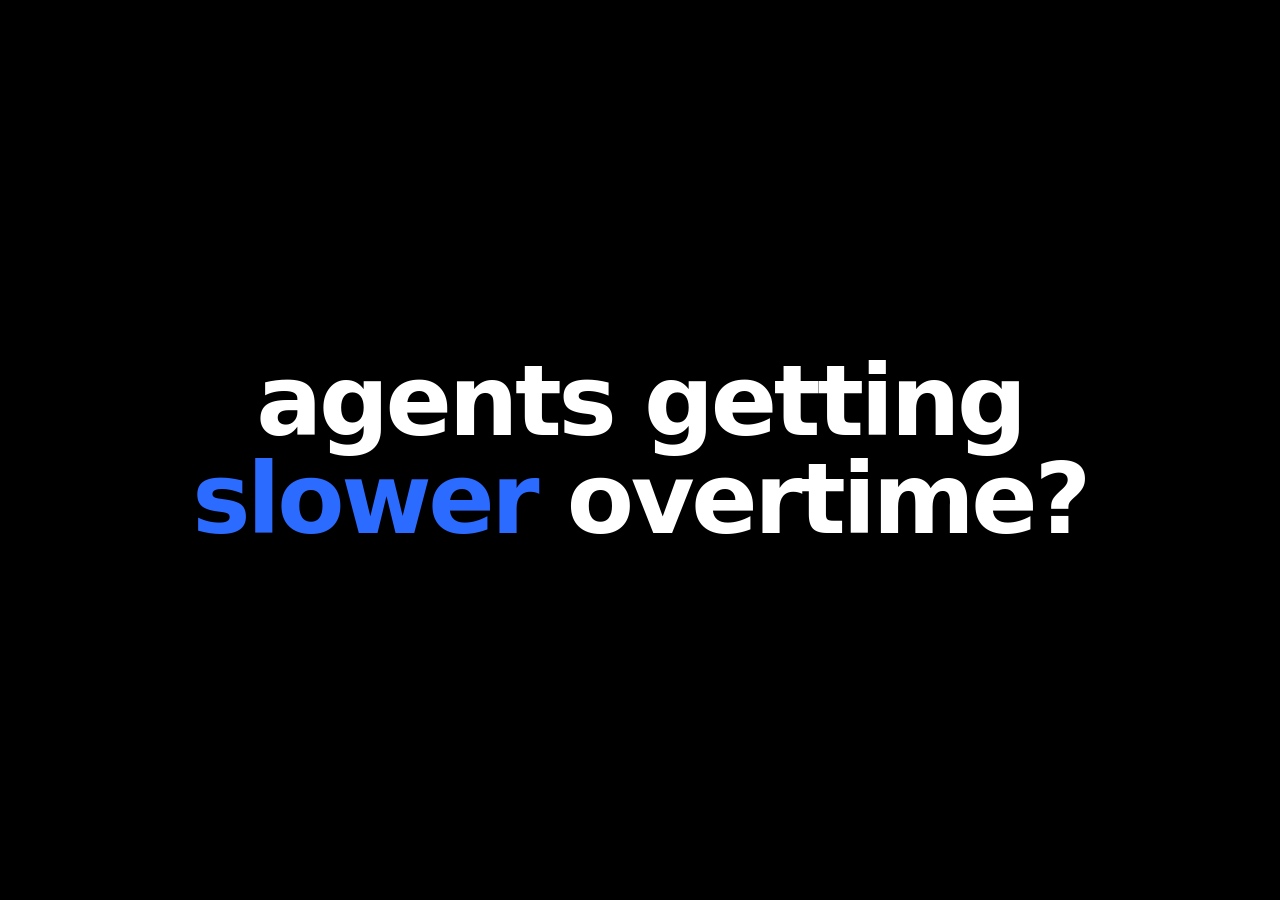
<file: animations/agents-slower-superbot-7bf1a6c6/index.html>
<!doctype html>
<html lang="en">
<head>
<meta charset="utf-8"/>
<meta name="viewport" content="width=device-width, initial-scale=1"/>
<title>agents getting slower overtime? · superbot knows why · ad spot</title>
<link rel="icon" href="assets/mark-clean.svg" type="image/svg+xml"/>
<meta name="description" content="Two title cards and the end screen, each popping in the way the 'agents refusing?' card does: 'agents getting slower overtime?' with slower in storm blue for 1.9 seconds, then 'superbot knows why' with superbot on the storm-x wordmark gradient, then the superbot.gg end card. 6.5s looping ad spot, 1920x1080."/>
<script src="../../assets/ar.js"></script>
<link rel="stylesheet" href="../../assets/ar.css">
<style>
/* ---------- tokens ---------- */
/* The type and colour are the house card's, not this file's invention: the same
   ladder the "agents refusing? superbot can do it!" title cards and posters use
   (SF Pro Rounded 800, -.035em, line-height 1; the pain word flat storm-1; superbot
   on storm-x), so the spot and that family read as one set. */
:root {
  --fg: #ffffff; --muted: #9a9a9a;
  --ui: "SF Pro Rounded", "SF Pro Display", -apple-system, system-ui, "Segoe UI", sans-serif;
  --storm-1: #2b6bff; --storm-2: #6a1fd8; --storm-3: #c026d3; --storm-4: #ff3d9a;
  --storm-x: linear-gradient(90deg, var(--storm-1) 0%, var(--storm-2) 45%, var(--storm-3) 75%, var(--storm-4) 100%);
}
* { box-sizing: border-box; }
html, body { margin: 0; height: 100%; background: #000; overflow: hidden; }
body { font-family: var(--ui); color: var(--fg); -webkit-font-smoothing: antialiased; }

/* ---------- the 1920x1080 stage, scaled to the viewport ---------- */
#stage { position: absolute; left: 50%; top: 50%; width: 1920px; height: 1080px; transform-origin: 50% 50%; background: #000; overflow: hidden; }
.scene { position: absolute; inset: 0; opacity: 0; visibility: hidden; }
.scene.on { visibility: visible; }

/* ---------- the title cards: flat type on black, no motion and no glow ---------- */
#card { display: grid; place-items: center; background: #000; }
#card .line { position: absolute; left: 0; right: 0; top: 50%; transform: translateY(-50%); text-align: center;
  font-size: 140px; font-weight: 800; letter-spacing: -.035em; line-height: 1; color: #fff; }
#card .line .row { display: block; }
#card .blue { color: var(--storm-1); }
#card .grad { background: var(--storm-x); -webkit-background-clip: text; background-clip: text; color: transparent; }

/* ---------- the end card (house lockup: face beside the words) ---------- */
#end { display: grid; place-items: center; background: #000; }
#end .lock { display: flex; align-items: center; gap: 44px; }
#end svg.face { width: 220px; height: 220px; overflow: visible; }
#end .words { overflow: hidden; }
#end .words h1 { margin: 0; font-size: 128px; font-weight: 800; letter-spacing: -.03em; line-height: 1; color: #fff; }
#end .words p { margin: 12px 0 0 6px; font-size: 34px; color: var(--muted); font-weight: 500; }

/* reduced motion: the composed end card only, no clock */
@media (prefers-reduced-motion: reduce) {
  .scene { opacity: 0 !important; visibility: hidden !important; }
  #end { opacity: 1 !important; visibility: visible !important; }
  #end .lock > * { transform: none !important; opacity: 1 !important; }
}
</style>
</head>
<body>
<svg width="0" height="0" style="position:absolute" aria-hidden="true">
  <defs>
    <!-- the brand face: mark-clean.svg's mask geometry (site/site/assets/brand) -->
    <mask id="face" maskUnits="userSpaceOnUse" x="-30" y="-30" width="160" height="160">
      <g fill="#fff"><rect x="14" y="32" width="72" height="54" rx="15"/><path d="M14 46V28Q14 20 21 21Q28 24 36 32Z"/><path d="M86 46V28Q86 20 79 21Q72 24 64 32Z"/></g>
      <g fill="#000"><ellipse cx="35" cy="58" rx="8" ry="11"/><ellipse cx="65" cy="58" rx="8" ry="11"/></g>
    </mask>
  </defs>
</svg>

<div id="stage">

  <!-- ============ the two title cards ============ -->
  <section class="scene" id="card" aria-label="agents getting slower overtime? superbot knows why">
    <div class="line" id="card-a">
      <span class="row">agents getting</span>
      <span class="row"><span class="blue">slower</span> overtime?</span>
    </div>
    <div class="line" id="card-b">
      <span class="row"><span class="grad">superbot</span></span>
      <span class="row">knows why</span>
    </div>
  </section>

  <!-- ============ the end card ============ -->
  <section class="scene" id="end" aria-label="superbot.gg">
    <div class="lock">
      <svg class="face" id="end-face" viewBox="0 0 100 100" aria-hidden="true"><rect class="ga" x="-30" y="-30" width="160" height="160" fill="#00e5c3" mask="url(#face)" transform="translate(-1.2 -1.2)"/><rect class="gb" x="-30" y="-30" width="160" height="160" fill="#c026d3" mask="url(#face)" transform="translate(1.2 1.2)"/><rect x="-30" y="-30" width="160" height="160" fill="#fff" mask="url(#face)"/></svg>
      <div class="words" id="end-words"><div id="end-slide"><h1>superbot.gg</h1><p>the agent to manage your agents.</p></div></div>
    </div>
  </section>
</div>

<script>
// ---------- the clock: one render(t), a pure function of story time ----------
// Every visual is recomputed from t each frame, so seeking (`?t=4.2`) or capturing any
// frame yields the same picture. Frame-indexed at 30fps so preview and capture agree.
// The title cards use the house card entrance verbatim (gpt-refusal-superbot-824cef28
// renderCard): a 0.35s rise-and-settle, opacity with translateY 3% and scale .96 -> 1 on
// outQuint, and a 0.2s fall-out on the outgoing card. Nothing else moves.
const FPS = 30, LOOP = 6.5;
const $ = (id) => document.getElementById(id);
const clamp01 = (v) => Math.max(0, Math.min(1, v));
const seg = (t, a, b) => clamp01((t - a) / (b - a));
const outQuint = (p) => 1 - Math.pow(1 - p, 5);
const outBack = (p) => { const c1 = 1.70158, c3 = c1 + 1; return 1 + c3 * Math.pow(p - 1, 3) + c1 * Math.pow(p - 1, 2); };
const lerp = (a, b, p) => a + (b - a) * p;

// ---------- the beat sheet (story seconds) ----------
const B = {
  cardA: 0,            // "agents get slower overtime?" pops in and holds 1.9 seconds flat
  cardB: 1.9,          // it falls out and "superbot knows why" pops in
  end: 3.5, word: 3.85 // the end card, then the words slide out from behind the face
};

const stage = $('stage');
const card = $('card'), cardA = $('card-a'), cardB = $('card-b');
const end = $('end'), endFace = $('end-face'), endSlide = $('end-slide');

const op = (el, v) => { el.style.opacity = String(clamp01(v)); };
const scene = (el, on) => { el.classList.toggle('on', on); op(el, on ? 1 : 0); };

function render(t) {
  const inCard = t < B.end;
  scene(card, inCard); scene(end, !inCard);
  if (inCard) renderCard(t); else renderEnd(t);
}

// the "agents refusing?" card entrance, copied from the house spot
function renderCard(t) {
  const a = seg(t, B.cardA, B.cardA + 0.35), b = seg(t, B.cardB, B.cardB + 0.35);
  const out = seg(t, B.cardB - 0.2, B.cardB);
  op(cardA, a * (1 - out));
  cardA.style.transform = `translateY(${(-50 + (1 - outQuint(a)) * 3 - out * 3).toFixed(2)}%) scale(${lerp(0.96, 1, outQuint(a)).toFixed(3)})`;
  op(cardB, b);
  cardB.style.transform = `translateY(${(-50 + (1 - outQuint(b)) * 3).toFixed(2)}%) scale(${lerp(0.96, 1, outQuint(b)).toFixed(3)})`;
}

function renderEnd(t) {
  const f = seg(t, B.end, B.end + 0.5), w = seg(t, B.word, B.word + 0.7);
  op(endFace, f); endFace.style.transform = `scale(${lerp(0.5, 1, outBack(f)).toFixed(3)})`;
  endSlide.style.transform = `translateX(${((1 - outQuint(w)) * -110).toFixed(1)}%)`;
  op(endSlide, w);
}

// ---------- fit the stage to the viewport ----------
function fit() {
  const k = Math.min(innerWidth / AR.w, innerHeight / AR.h);
  stage.style.transform = `translate(-50%, -50%) scale(${k})`;
  stage.style.left = '50%'; stage.style.top = '50%';
}
addEventListener('resize', fit); fit();
addEventListener('archange', fit);

// ---------- the clock ----------
// `?t=<s>` seeks and holds (frame capture); `?t=<s>&play=1` seeks and runs on;
// otherwise it plays and loops.
const q = new URLSearchParams(location.search);
const reduced = matchMedia('(prefers-reduced-motion: reduce)').matches;
const seekTo = q.has('t') ? parseFloat(q.get('t')) : null;
let t0 = performance.now() - (seekTo || 0) * 1000, last = -1;
function frame(now) {
  const t = ((now - t0) / 1000) % LOOP;
  const f = Math.floor(t * FPS);
  if (f !== last) { last = f; render(f / FPS); }
  requestAnimationFrame(frame);
}
if (reduced) { render(B.word + 1); }
else if (seekTo !== null && !q.has('play')) { render(Math.floor(seekTo * FPS) / FPS); }
else requestAnimationFrame(frame);
</script>
</body>
</html>
</file>
<file: styles.css>
:root {
  --bg: #050805;
  --panel: #0b100c;
  --line: #1d2b20;
  --fg: #d2e5d5;
  --dim: #6d8572;
  --acc: #3dff7a;
  --amber: #ffb347;
  --mono: ui-monospace, "Cascadia Mono", "SF Mono", Menlo, Consolas, monospace;
  color-scheme: dark;
}

* { box-sizing: border-box; }
html, body { margin: 0; padding: 0; }
body {
  background: var(--bg);
  color: var(--fg);
  font-family: var(--mono);
  font-size: 14px;
  line-height: 1.5;
  min-height: 100vh;
}
body::after { /* faint CRT scanlines */
  content: "";
  position: fixed; inset: 0;
  pointer-events: none;
  background: repeating-linear-gradient(0deg, transparent 0 2px, rgba(0,0,0,.14) 2px 3px);
  z-index: 5;
}

.top { padding: 34px 24px 10px; max-width: 1400px; margin: 0 auto; }
@media (max-width: 900px) { .top { padding-top: 70px; } } /* the fixed picker sits above the title on narrow screens */
h1 { font-size: 20px; font-weight: 600; margin: 0 0 4px; letter-spacing: .5px; }
.prompt { color: var(--acc); }
.cursor { color: var(--acc); animation: blink 1.1s steps(1) infinite; }
@keyframes blink { 50% { opacity: 0; } }
.sub { color: var(--dim); margin: 0 0 18px; }
.dim { color: var(--dim); }

.chips { display: flex; flex-wrap: wrap; gap: 8px; }
.chips + .chips { margin-top: 8px; } /* the type picker sits right above the group chips */
.chip {
  font-family: var(--mono); font-size: 12px;
  background: none; color: var(--dim);
  border: none; border-radius: 0;
  padding: 5px 4px; cursor: pointer;
}
.chip:hover { color: var(--fg); }
.chip.on { background: var(--acc); color: var(--bg); }

.grid {
  max-width: 1400px; margin: 22px auto 40px; padding: 0 24px;
  columns: 4 260px; column-gap: 16px;
}
.tile {
  break-inside: avoid; margin-bottom: 16px;
  background: var(--panel); border: 1px solid var(--line); border-radius: 0;
  overflow: hidden; cursor: zoom-in;
  transition: border-color .15s, box-shadow .15s;
  display: block; width: 100%; padding: 0; text-align: left;
  font-family: var(--mono); color: var(--fg);
  position: relative;
}
/* viewfinder corner brackets on hover */
.tile::before, .tile::after {
  content: ""; position: absolute; width: 14px; height: 14px;
  opacity: 0; transition: opacity .12s; pointer-events: none; z-index: 1;
}
.tile::before { top: 6px; left: 6px; border-top: 2px solid var(--acc); border-left: 2px solid var(--acc); }
.tile::after { top: 6px; right: 6px; border-top: 2px solid var(--acc); border-right: 2px solid var(--acc); }
.tile:hover { border-color: var(--acc); box-shadow: 0 0 24px -6px #3dff7a55; }
.tile:hover::before, .tile:hover::after { opacity: 1; }
.tile img { width: 100%; height: auto; display: block; opacity: 0; transition: opacity .25s; } /* static ads keep their own ratio (4:5, 2:1) */
.tile img.loaded { opacity: 1; }
.tile.anim img { aspect-ratio: var(--tile-ar, 16/9); object-position: center; }
.tile .meta { padding: 9px 12px 11px; }
.tile .t { font-size: 12.5px; }
.tile .g { font-size: 10.5px; color: var(--dim); letter-spacing: .5px; text-transform: uppercase; }
.tile .badge {
  float: right; font-size: 10px;
  border-radius: 0; padding: 1px 6px;
}
.tile:not(.anim) .badge { color: var(--acc); border: 1px solid var(--acc); }
.tile.anim .badge { color: var(--amber); border: 1px solid var(--amber); }
.empty { max-width: 1400px; margin: 0 auto; padding: 20px 24px; }
.foot { max-width: 1400px; margin: 0 auto; padding: 0 24px 40px; font-size: 12px; }

/* ---- lightbox ---- */
.lb {
  position: fixed; inset: 0; z-index: 10;
  background: rgba(2, 4, 2, .93);
  display: flex; align-items: center; justify-content: center;
  flex-direction: column;
}
.lb[hidden] { display: none; }
.lb-stage {
  position: relative;
  max-width: min(92vw, 1400px); max-height: 82vh;
  display: flex; align-items: center; justify-content: center;
  animation: pop .18s ease-out;
  transform-origin: var(--ox, 50%) var(--oy, 50%);
}
@keyframes pop { from { transform: scale(.86); opacity: 0; } }
.lb-stage img {
  max-width: 100%; max-height: 82vh; display: block;
  border: 1px solid var(--line); border-radius: 0;
  cursor: zoom-in; transition: transform .18s ease-out;
  transform-origin: var(--zx, 50%) var(--zy, 50%);
}
.lb-stage img.zoomed { transform: scale(2.4); cursor: zoom-out; }
.lb-stage iframe {
  width: min(92vw, 1280px); height: min(82vh, 720px); /* overridden inline by sizeFrame() per ratio */
  border: 1px solid var(--line); border-radius: 0; background: #000;
  display: block;
}
.lb-close {
  position: fixed; top: 14px; right: 20px;
  background: none; border: none; color: var(--dim);
  font-size: 30px; cursor: pointer; font-family: var(--mono);
}
.lb-close:hover { color: var(--acc); }
/* the aspect-ratio picker: fixed top right of the page, above the lightbox; it shapes the tile
   thumbnails on the grid and the frame in the lightbox */
.ar-pick {
  position: fixed; top: 20px; right: 24px; z-index: 11;
  display: flex; gap: 2px; padding: 3px;
  background: var(--panel); border: 1px solid var(--line);
}
body.lb-open .ar-pick { right: 64px; } /* clear the lightbox close button */
/* the download button: the open spot as an mp4 at the picked ratio, left of the picker */
.lb-dl {
  position: fixed; top: 20px; right: 268px; z-index: 11;
  font-family: var(--mono); font-size: 12px; line-height: 1; text-decoration: none;
  padding: 10px 12px; color: var(--amber); border: 1px solid var(--amber); background: var(--panel);
}
.lb-dl:hover { background: var(--amber); color: var(--bg); }
.lb-dl[hidden] { display: none; }
@media (max-width: 640px) { .lb-dl { right: 224px; padding: 10px 8px; } }
.ar-pick button {
  font-family: var(--mono); font-size: 12px; line-height: 1;
  background: none; color: var(--dim); border: none; border-radius: 0;
  padding: 7px 9px; cursor: pointer; min-width: 44px;
}
.ar-pick button:hover { color: var(--fg); }
.ar-pick button.on { background: var(--acc); color: var(--bg); }
.ar-pick button:focus-visible { outline: 1px solid var(--acc); outline-offset: 1px; }
@media (max-width: 640px) { .ar-pick { right: 16px; } body.lb-open .ar-pick { right: 52px; } .ar-pick button { padding: 7px 6px; min-width: 36px; } }
.lb-nav {
  position: fixed; top: 50%; transform: translateY(-50%);
  background: var(--panel); color: var(--fg);
  border: 1px solid var(--line); border-radius: 0;
  font-size: 20px; padding: 14px 16px; cursor: pointer; font-family: var(--mono);
}
.lb-nav:hover { border-color: var(--acc); color: var(--acc); }
.lb-prev { left: 18px; } .lb-next { right: 18px; }
.lb-caption {
  margin-top: 14px; font-size: 12.5px; display: flex; gap: 16px; align-items: baseline;
}
@media (max-width: 640px) { .lb-nav { display: none; } }
</file>
<file: ads-src/agents-pain/style.css>
/* superbot — the "agents <pain>? superbot can do it!" poster family.
   One page renders every headline (?id=) at every gallery ratio: .poster is a
   size container, fit.js sizes each line to the frame, so the type fills the
   width whatever the ratio or the length of the pain word. */

:root {
  --bg: #000;
  --fg: #ffffff;
  /* the ad-spot type, taken verbatim from the gpt-refusal animation's
     "agents refusing? / superbot can do it!" card (animations/
     gpt-refusal-superbot-824cef28: --ui, #card .line, --storm-x) so the
     posters and the spot read as one family */
  --font-ui: "SF Pro Rounded", "SF Pro Display", -apple-system, system-ui, "Segoe UI", sans-serif;
}

*, *::before, *::after { box-sizing: border-box; }
* { margin: 0; }
html, body { height: 100%; }
body {
  background: var(--bg);
  display: grid; place-items: center;
  overflow: hidden;
  -webkit-font-smoothing: antialiased;
}

.poster {
  width: 100vw; height: 100vh;
  container-type: size;
  background: var(--bg);
  display: flex; flex-direction: column;
  align-items: center; justify-content: center;
  gap: min(4.5cqh, 4cqw);
  padding: min(5cqh, 5cqw);
  font-family: var(--font-ui);
  color: var(--fg);
}

/* the lockup: the two rows and the face, measured as one block by fit.js */
.lock {
  display: flex; flex-direction: column;
  align-items: center; justify-content: center;
  gap: min(4.5cqh, 4cqw);
}

/* the two headline rows — fit.js writes the font-size; nothing here wraps */
.line {
  white-space: nowrap;
  font-weight: 800;
  letter-spacing: -.035em;
  line-height: 1;
  text-align: center;
  color: #fff;
}

/* the pain word: flat brand colour, one per ad (set from ads.js) */
.pain { color: var(--pain, #2f6bff); }

/* superbot: the blue → violet → pink wordmark gradient */
.brand {
  /* --storm-x from the animation, verbatim */
  background-image: linear-gradient(90deg, #2b6bff 0%, #6a1fd8 45%, #c026d3 75%, #ff3d9a 100%);
  -webkit-background-clip: text; background-clip: text;
  color: transparent;
}

.face { display: block; width: min(19cqh, 15cqw); height: auto; margin-top: min(1.5cqh, 1.5cqw); }

/* the download chrome: never part of an export capture */
.dl {
  position: fixed; top: 18px; right: 18px; z-index: 40;
  padding: 9px 16px; border-radius: 999px;
  background: #101010; color: #f3f3f3; border: 1px solid #232323;
  font: 700 13px/1 ui-monospace, Menlo, monospace; letter-spacing: .04em;
  text-decoration: none;
}
.dl:hover { border-color: #7cb389; }
html[data-export] .dl { display: none; }
</file>
<file: ads-src/context-cleanup/style.css>
/* superbot — the before / after context-cleanup family.
   One page renders every ad (?id=) at every gallery ratio: .poster is the
   viewport and a size container, so every measure is in cqh / cqw and the
   same markup lands 4:5, 16:9, 4:3 and 1:1. Two frames:
     [data-frame=phone]  the reference layout: two-line title, a white phone
                         bleeding off the bottom, on the storm gradient
     [data-frame=flat]   the house poster: black, the "<pain>? superbot can
                         fix it!" type, the scene as dark cards, the face */

:root {
  --storm-1: #2b6bff;   /* blue    · the clean / kept state */
  --storm-2: #6a1fd8;   /* violet */
  --storm-3: #c026d3;   /* magenta */
  --storm-4: #ff3d9a;   /* pink    · the full / ignored state */
  --ink: #0b0b12;
  --ink-2: #4a4a5a;
  --ink-3: #8a8a9a;
  --paper: #ffffff;
  --paper-2: #f3f4f9;
  --font-ui: "SF Pro Rounded", "SF Pro Display", -apple-system, system-ui, "Segoe UI", sans-serif;
  --wordmark: linear-gradient(90deg, #2b6bff 0%, #6a1fd8 45%, #c026d3 75%, #ff3d9a 100%);
}

*, *::before, *::after { box-sizing: border-box; }
* { margin: 0; }
html, body { height: 100%; }
body { background: #000; overflow: hidden; -webkit-font-smoothing: antialiased; }

.poster {
  position: relative;
  width: 100vw; height: 100vh;
  container-type: size;
  overflow: hidden;
  font-family: var(--font-ui);
  font-weight: 700;
  letter-spacing: -.02em;
}

.brand {
  background-image: var(--wordmark);
  -webkit-background-clip: text; background-clip: text;
  color: transparent;
}

/* ---------------------------------------------------------------- phone */

[data-frame="phone"] {
  color: var(--paper);
  background:
    radial-gradient(120% 70% at 50% -10%, rgba(255,255,255,.28), transparent 60%),
    linear-gradient(165deg, #2b6bff 0%, #5a35e6 38%, #9a2bd8 68%, #ff3d9a 100%);
  display: flex; flex-direction: column; align-items: center;
  padding-top: 4cqh;
  gap: 3cqh;
}
[data-frame="phone"] .title { text-align: center; line-height: 1; }
[data-frame="phone"] .t1 { font-size: 9.6cqh; font-weight: 800; letter-spacing: -.035em; }
[data-frame="phone"] .t2 { font-size: 4.8cqh; font-weight: 600; margin-top: 1.4cqh; letter-spacing: -.02em; }

.phone {
  --pw: min(84cqw, 66cqh);
  width: var(--pw);
  min-height: 140cqh;
  font-size: calc(var(--pw) / 26);
  color: var(--ink);
  background: var(--paper);
  border-radius: calc(var(--pw) * .13);
  padding: calc(var(--pw) * .035);
  box-shadow: 0 0 0 calc(var(--pw) * .012) rgba(255,255,255,.55), 0 30px 80px -20px rgba(20,0,60,.55);
  flex: none;
}
.status {
  display: flex; align-items: center; justify-content: space-between;
  font-size: .78em; font-weight: 700; padding: .1em .55em 0;
  height: 1.7em;
}
.island { width: 5.1em; height: 1.55em; border-radius: 999px; background: #bcd3ff; opacity: .85; }
.sig { width: 3.6em; height: .8em; display: block; color: var(--ink); }
.nav {
  display: flex; align-items: center; justify-content: space-between;
  margin: .9em .2em 0;
}
.back {
  width: 1.5em; height: 1.5em; border-radius: .45em; background: var(--paper-2);
  display: grid; place-items: center; font-size: 1em; font-weight: 800; color: var(--ink);
}
.back::before { content: ""; width: .42em; height: .42em; border: .13em solid var(--ink); border-width: 0 0 .13em .13em; transform: translateX(.1em) rotate(45deg); }
.pill {
  display: inline-flex; align-items: center; gap: .4em;
  font-size: .7em; font-weight: 700; padding: .38em .75em; border-radius: .55em;
  background: var(--paper-2); color: var(--ink);
}
.pill img { width: 1.15em; height: auto; }
.screen { padding: .2em .35em 0; }
.screen h2 { font-size: 1.32em; font-weight: 800; letter-spacing: -.03em; margin: .45em 0 .55em; }
.screen h3 { font-size: 1.32em; font-weight: 800; letter-spacing: -.03em; margin: .7em 0 .5em; }

/* the storage-style meter: name, "N of 200k used", a fill bar */
.meter {
  border-radius: .55em; padding: .6em .7em .7em;
  background: var(--paper);
  box-shadow: 0 .18em .9em rgba(15,10,60,.16), 0 0 0 .06em rgba(15,10,60,.06);
}
.meter .row { display: flex; justify-content: space-between; align-items: center; font-size: .78em; font-weight: 600; }
.meter .row .val { display: inline-flex; align-items: center; gap: .3em; color: var(--ink-2); }
.meter .row .val b { font-weight: 800; }
.meter.bad .row .val b, .meter.bad .row .val .warn { color: var(--storm-4); }
.meter.good .row .val b { color: var(--storm-1); }
.warn { width: 1em; height: 1em; display: inline-block; }
.bar { position: relative; height: 1.05em; margin-top: .5em; border-radius: .3em; background: #eceef5; overflow: hidden; }
.bar i { position: absolute; inset: 0 auto 0 0; width: var(--p); border-radius: .3em; }
.meter.bad .bar i { background: linear-gradient(90deg, var(--storm-3), var(--storm-4)); }
.meter.good .bar i { background: linear-gradient(90deg, var(--storm-1), #5a8dff); }
.meter.good .bar::before { content: ""; position: absolute; inset: 0; background: repeating-linear-gradient(90deg, transparent 0 .6em, rgba(43,107,255,.08) .6em .62em); }

/* the congratulations block */
.party { text-align: center; margin-top: 1em; }
.party .face { width: 3.4em; height: auto; display: block; margin: 0 auto .5em; filter: drop-shadow(0 .2em .5em rgba(43,107,255,.25)); }
.party .congrats { font-size: 1.15em; font-weight: 800; letter-spacing: -.03em; }
.stats { display: grid; gap: .55em; margin: .9em auto 0; width: fit-content; text-align: left; }
.stat { display: flex; align-items: center; gap: .6em; font-size: .86em; font-weight: 600; color: var(--ink-2); line-height: 1.2; }
.stat b { font-size: 1.28em; font-weight: 800; color: var(--storm-1); letter-spacing: -.03em; }
.stat .ico { width: 1.5em; height: 1.5em; flex: none; }

/* the cleaner list: lifted rows are the ones the cleaner picked */
.list { display: grid; gap: .5em; }
.item {
  display: flex; align-items: center; gap: .55em;
  padding: .65em .6em; border-radius: .55em;
  background: var(--paper); box-shadow: 0 0 0 .06em rgba(15,10,60,.07);
  font-size: .95em; font-weight: 700;
}
.item .ico { width: 1.25em; height: 1.25em; flex: none; color: var(--ink); }
.item .name { flex: 1; }
.item .count {
  display: inline-flex; align-items: center; gap: .35em;
  font-size: .78em; font-weight: 800; padding: .38em .7em; border-radius: .45em;
  background: var(--storm-4); color: #fff;
}
.item .count .tick { width: 1em; height: 1em; }
.item.on { transform: scale(1.06); box-shadow: 0 .35em 1.2em rgba(15,10,60,.22), 0 0 0 .06em rgba(15,10,60,.06); position: relative; z-index: 1; }
.item.off { opacity: .55; }
.item.off .count { background: none; color: var(--ink-3); padding-right: 0; }
.item.off .ring { width: 1.05em; height: 1.05em; border-radius: 50%; border: .13em solid var(--storm-1); }
.cta {
  margin-top: 1em; padding: .8em; border-radius: 999px; text-align: center;
  font-size: 1.05em; font-weight: 800; color: #fff; letter-spacing: -.02em;
  background: linear-gradient(90deg, var(--storm-1), var(--storm-2) 55%, var(--storm-3));
  box-shadow: 0 .5em 1.4em rgba(43,107,255,.35);
  display: flex; align-items: center; justify-content: center; gap: .5em;
}
.cta .ico { width: 1.1em; height: 1.1em; }

/* the rules card: a file header, then rule lines with an ignored / kept tag */
.rules { border-radius: .55em; padding: .55em .65em .6em; background: var(--paper); box-shadow: 0 .18em .9em rgba(15,10,60,.16), 0 0 0 .06em rgba(15,10,60,.06); }
.rules .row { display: flex; justify-content: space-between; align-items: center; font-size: .78em; font-weight: 700; margin-bottom: .45em; }
.file { display: inline-flex; align-items: center; gap: .35em; }
.file .ico { width: 1.15em; height: 1.15em; flex: none; }
.rules .row .val { display: inline-flex; align-items: center; gap: .3em; color: var(--ink-2); font-weight: 600; }
.rules .row .val b { font-weight: 800; }
.rules.bad .row .val b, .rules.bad .row .val .warn { color: var(--storm-4); }
.rules.good .row .val b { color: var(--storm-1); }
.rule { display: flex; align-items: center; justify-content: space-between; gap: .5em; font-size: .72em; font-weight: 600; padding: .38em 0; border-top: .06em solid #eceef5; }
.rule code { font-family: ui-monospace, "SF Mono", Menlo, monospace; font-weight: 600; color: var(--ink); }
.tag { display: inline-flex; align-items: center; gap: .3em; font-weight: 800; font-size: .92em; padding: .22em .55em; border-radius: .4em; }
.tag .ico { width: .95em; height: .95em; }
.rules.bad .tag { background: #ffe4f0; color: var(--storm-4); }
.rules.good .tag { background: #e4ecff; color: var(--storm-1); }

/* landscape: title left, phone right. The poster is the viewport, so this is
   a media query: a container query cannot style its own container. */
@media (min-aspect-ratio: 6/5) {
  [data-frame="phone"] { flex-direction: row; align-items: flex-start; justify-content: center; padding: 0 6cqw; gap: 6cqw; }
  [data-frame="phone"] .title { text-align: left; align-self: center; max-width: 46cqw; }
  [data-frame="phone"] .t1 { font-size: 15cqh; }
  [data-frame="phone"] .t2 { font-size: 6.4cqh; margin-top: 2cqh; line-height: 1.05; }
  .phone { --pw: min(36cqw, 68cqh); margin-top: 5cqh; }
}

/* ----------------------------------------------------------------- flat */

[data-frame="flat"] {
  background: #000; color: #fff;
  display: flex; flex-direction: column; align-items: center; justify-content: center;
  padding: 5cqh 5cqw; gap: 4cqh;
}
.head { text-align: center; line-height: 1; }
.head .line { white-space: nowrap; font-weight: 800; letter-spacing: -.035em; }
.pain { color: var(--storm-4); }
.hl { color: var(--storm-1); }
[data-frame="flat"] .face { width: 9cqh; height: auto; display: block; }

.scene {
  display: flex; gap: 2.4cqh; width: min(90cqw, 120cqh);
  font-size: min(2.85cqh, 3.3cqw);
}
.scene > * { flex: 1; min-width: 0; }
.card {
  background: #0d0d0d; border: .06em solid #262626; border-radius: .7em;
  padding: .85em .95em .95em; color: #fff;
}
.chip {
  display: inline-block; font-size: .6em; font-weight: 800; letter-spacing: .12em; text-transform: uppercase;
  padding: .32em .7em; border-radius: 999px; margin-bottom: .55em;
}
.card.bad .chip { background: rgba(255,61,154,.16); color: var(--storm-4); }
.card.good .chip { background: rgba(43,107,255,.18); color: #6d98ff; }
.card .row { display: flex; justify-content: space-between; align-items: center; font-size: .85em; font-weight: 600; color: #cfcfcf; }
.card .row .val { display: inline-flex; align-items: center; gap: .3em; }
.card .row .val b { font-weight: 800; color: #fff; }
.card.bad .row .val b, .card.bad .warn { color: var(--storm-4); }
.card.good .row .val b { color: #6d98ff; }
.card .bar { background: #1c1c1c; height: 1.1em; margin-top: .55em; }
.card.bad .bar i { background: linear-gradient(90deg, var(--storm-3), var(--storm-4)); }
.card.bad .bar::after { content: ""; position: absolute; right: 0; top: 0; bottom: 0; width: 1.5%; background: var(--storm-1); }
.card.good .bar i { background: linear-gradient(90deg, var(--storm-1), #5a8dff); }
.card .rule { border-top-color: #1e1e1e; color: #d8d8d8; font-size: .78em; }
.card .rule code { color: #fff; }
.card.bad .tag { background: rgba(255,61,154,.16); color: var(--storm-4); }
.card.good .tag { background: rgba(43,107,255,.18); color: #6d98ff; }
.card .filehead { display: flex; align-items: center; justify-content: space-between; font-size: .8em; font-weight: 700; color: #cfcfcf; margin-bottom: .3em; }
.card .filehead .val { display: inline-flex; align-items: center; gap: .3em; }
.card .filehead b { font-weight: 800; color: #fff; }
.card.bad .filehead b { color: var(--storm-4); }
.card.good .filehead b { color: #6d98ff; }

/* the segmented storage-style breakdown */
.seg { display: flex; height: 1.4em; border-radius: .4em; overflow: hidden; gap: .08em; margin-top: .6em; background: #141414; }
.seg i { display: block; width: var(--p); background: var(--c); }
.seg i.free { background: repeating-linear-gradient(135deg, #171717 0 .35em, #101010 .35em .7em); }
.legend { display: flex; flex-wrap: wrap; gap: .45em 1.1em; margin-top: .7em; font-size: .68em; font-weight: 600; color: #cfcfcf; }
.legend span { display: inline-flex; align-items: center; gap: .4em; }
.legend span::before { content: ""; width: .8em; height: .8em; border-radius: .2em; background: var(--c, #333); }
.legend span.free::before { border: .06em solid #333; background: #101010; }
.legend b { color: #fff; font-weight: 800; }

.foot { font-size: min(3cqh, 3.2cqw); font-weight: 600; color: #9a9a9a; letter-spacing: -.02em; text-align: center; }
.foot b { color: #fff; font-weight: 800; }

/* portrait: the two-card scenes stack */
@media (max-aspect-ratio: 6/5) {
  .scene { flex-direction: column; }
}
@media (min-aspect-ratio: 6/5) {
  .scene { width: min(84cqw, 150cqh); font-size: min(3.1cqh, 2.1cqw); }
}

/* the download chrome: never part of an export capture */
.dl {
  position: fixed; top: 18px; right: 18px; z-index: 40;
  padding: 9px 16px; border-radius: 999px;
  background: #101010; color: #f3f3f3; border: 1px solid #232323;
  font: 700 13px/1 ui-monospace, Menlo, monospace; letter-spacing: .04em;
  text-decoration: none;
}
html[data-export] .dl { display: none; }
</file>
<file: ads-src/context-storage/style.css>
/* superbot — the "context <pain>? superbot can fix it!" before/after family.
   One page renders every ad (?id=) at every gallery ratio: .poster is a size
   container; a tall frame stacks type / card / stats, a wide frame puts the
   card beside the type. Type, colours and the mark are the agents-pain family
   (ads-src/agents-pain/style.css), so the two poster families read as one. */

:root {
  --bg: #000;
  --fg: #ececec;
  --card: #0d0d0d;
  --line: #262626;
  --muted: #9a9a9a;
  /* the reference bar: used in red, free in green (iOS system colours, dark) */
  --red: #ff453a;
  --green: #30d158;
  --blue: #2b6bff;
  --font-ui: "SF Pro Rounded", "SF Pro Display", -apple-system, system-ui, "Segoe UI", sans-serif;
  --storm-x: linear-gradient(90deg, #2b6bff 0%, #6a1fd8 45%, #c026d3 75%, #ff3d9a 100%);
}

*, *::before, *::after { box-sizing: border-box; }
* { margin: 0; }
html, body { height: 100%; }
body {
  background: var(--bg);
  overflow: hidden;
  /* the size container: the @container rules below restyle .poster, so the
     container has to be its parent */
  container-type: size;
  -webkit-font-smoothing: antialiased;
  font-family: var(--font-ui);
  color: var(--fg);
}

/* ---------- the frame ---------- */
.poster {
  width: 100vw; height: 100vh;
  background: var(--bg);
  display: grid;
  grid-template-columns: minmax(0, 1fr);
  grid-template-rows: auto auto auto;
  align-content: center; justify-items: center;
  row-gap: min(4.2cqh, 5cqw);
  padding: min(6cqh, 6cqw);
  /* the card and the stats scale from one unit; the headline is fitted by fit.js */
  --u: min(3.1cqw, 2.55cqh);
}

/* ---------- the headline: two rows, fit.js writes the font-size on .head ---------- */
.head { width: 100%; text-align: center; font-size: 60px; }
.line {
  /* shrink-wrapped so fit.js measures the text, not the column */
  width: max-content; margin: 0 auto;
  white-space: nowrap;
  font-weight: 800;
  letter-spacing: -.035em;
  line-height: 1.02;
  color: #fff;
}
#l1 { font-size: 1em; }
#l2 { font-size: 1.16em; }
.pain { color: var(--pain, #ff0000); }
.brand {
  background-image: var(--storm-x);
  -webkit-background-clip: text; background-clip: text;
  color: transparent;
}

/* ---------- the before/after card, the reference's phone card in house dark ---------- */
.card {
  width: 100%;
  font-size: var(--u);
  background: var(--card);
  border: 1px solid var(--line);
  border-radius: 1.1em;
  padding: 1.25em 1.35em 1.3em;
  display: grid;
  row-gap: 1.15em;
}
.half h2 {
  font-size: 1.22em; font-weight: 800; letter-spacing: -.03em; line-height: 1;
  margin-bottom: .55em; color: #fff;
}
.meter {
  background: #151515;
  border: 1px solid var(--line);
  border-radius: .6em;
  padding: .7em .8em .75em;
  box-shadow: 0 .18em .6em rgba(0, 0, 0, .55);
}
.meta {
  display: flex; align-items: baseline; justify-content: space-between; gap: 1em;
  font-size: .78em; line-height: 1.2;
  margin-bottom: .55em;
}
.who { font-weight: 700; color: var(--fg); white-space: nowrap; }
.used { color: var(--muted); white-space: nowrap; display: inline-flex; align-items: center; gap: .3em; }
.used b { font-weight: 800; }
#before .used b { color: var(--red); }
#after  .used b { color: var(--green); }
.warn-ico { display: none; width: 1.05em; height: 1.05em; color: var(--red); }
.half.warn .warn-ico { display: inline-block; }

/* the bar: the track is the free share (green), the fill the used share (red) */
.bar {
  height: .82em; border-radius: .41em; overflow: hidden;
  background: var(--green);
}
.bar i {
  display: block; height: 100%; width: 50%;
  background: var(--red);
  border-radius: .41em 0 0 .41em;
}
.note {
  margin-top: .5em;
  font-size: .68em; color: var(--muted); line-height: 1.2;
}
.note[hidden] { display: none; }

/* ---------- the stats: the reference's "congratulations" block, with the mark ---------- */
.stats {
  display: flex; align-items: center; justify-content: center;
  gap: calc(var(--u) * 1.1);
  font-size: var(--u);
  width: 100%;
}
.face { display: block; width: 3.6em; height: auto; flex: none; }
.stats ul { list-style: none; display: grid; row-gap: .5em; }
.stats li { display: flex; align-items: center; gap: .55em; line-height: 1.15; }
.ico { width: 1.25em; height: 1.25em; flex: none; color: #ffd60a; display: grid; place-items: center; }
.ico svg { width: 100%; height: 100%; fill: currentColor; }
.txt { font-size: 1.02em; font-weight: 600; color: var(--fg); letter-spacing: -.02em; white-space: nowrap; }
.big { font-weight: 800; color: var(--blue); font-size: 1.22em; }
.tail { color: var(--fg); }

/* ---------- wide frames: the card beside the type ---------- */
@container (min-aspect-ratio: 1.15) {
  .poster {
    grid-template-columns: minmax(0, 1fr) minmax(0, 1fr);
    grid-template-rows: auto auto;
    column-gap: min(5cqw, 8cqh);
    row-gap: min(6cqh, 3cqw);
    align-items: center;
    --u: min(1.65cqw, 3cqh);
  }
  .head  { grid-column: 1; grid-row: 1; align-self: end; }
  .stats { grid-column: 1; grid-row: 2; align-self: start; }
  .card  { grid-column: 2; grid-row: 1 / 3; }
}

/* the download chrome: never part of an export capture */
.dl {
  position: fixed; top: 18px; right: 18px; z-index: 40;
  padding: 9px 16px; border-radius: 999px;
  background: #101010; color: #f3f3f3; border: 1px solid #232323;
  font: 700 13px/1 ui-monospace, Menlo, monospace; letter-spacing: .04em;
  text-decoration: none;
}
.dl:hover { border-color: #7cb389; }
html[data-export] .dl { display: none; }
</file>
<file: animations/agent-dataentry-superbot-59d77e34/assets/hub-boot-3.css>
/* hub-boot: the boot-sequence hero. One rAF clock in hub-boot.js drives every
   beat; this sheet holds layout, rest states and the reduced-motion frame.
   Tokens copied from site.css :root (colors, spacing, radii, durations, eases). */

/* STAGE-ONLY SHEET. It loads beside site.css and hero.css on / (the promoted
   hero, 2026-09-06), so it must not carry page-level rules: the mock page's
   own frame (its :root tokens, resets, .hero/.hero-copy/.sub/.sb-btn/.foot)
   lives inline in site/home-hub-boot.html. The five tokens below are the only
   ones the stage needs that site.css and hero.css do not already define; the
   rest (--bg, --fg, --muted, --line, --accent, --accent-ink, --danger, --warn,
   --stage, --window, --font-mono, --sp-*, --r-*, --dur-*, --ease-*) come from
   the host page. (A leaked `.hero h1 { max-width: 18ch }` from here is what
   capped the lander's headline to three lines.) */
:root { --win: #0d0d0d; --side: #0d0d0d; --surface: #181818; --ink: #000000; --ui: var(--font-ui); } /* the miniature's surfaces sit on the site ladder (site.css: canvas #000000, card #0d0d0d, raised #181818); --ink is the DARK ink the vendor avatar chips and the panel chips print with */
/* vendor brand pairs, category coding only (vendor identity, the one place a
   hex off the site ladder is allowed): --brand-<vendor> is the tile ground,
   --brand-<vendor>-ink the mark on it. Dark-UI variants as the app shows them
   (openai and cursor print the mark WHITE on black; gemini is the inverse). */
:root {
  --ok: #34d399; /* status green: the online dot (the amber/red pair's third member) */
  --brand-openai: #000000;    --brand-openai-ink: #ffffff;
  --brand-claude: #d97757;    --brand-claude-ink: #ffffff;
  --brand-gemini: #ffffff;    --brand-gemini-ink: #1f1f1f;
  --brand-cursor: #000000;    --brand-cursor-ink: #ffffff;
  --brand-vscode: #0078d4;    --brand-vscode-ink: #ffffff;
  --brand-zed: #084ccf;       --brand-zed-ink: #ffffff;
  --brand-windsurf: #0b100f;  --brand-windsurf-ink: #58e5bb;
  --brand-copilot: #24292f;   --brand-copilot-ink: #ffffff;
}

/* ---------- the terminal stage ---------- */
.stage { position: relative; aspect-ratio: 16 / 10; background: var(--stage); border: 1px solid var(--line); border-radius: var(--r-xl); overflow: hidden; display: grid; grid-template-rows: 28px minmax(0, 1fr); box-shadow: 0 14px 28px rgba(0,0,0,.24), 0 0 8px rgba(0,0,0,.2); max-width: none; container: stage / inline-size; } /* max-width: none — hero.css caps .stage at --content (720px), which would squeeze the promoted stage on lander-agent; container lets the narrow-stage rules below key off the STAGE width, not the viewport */
.stage-bar { position: relative; display: flex; align-items: center; gap: 6px; padding: 0 var(--sp-3); border-bottom: 1px solid var(--line); font-size: 12px; color: var(--muted); } /* position: relative — hero.css's .stage-bar is position:absolute (its cards float over the stage); absolute here would pull the bar out of the stage grid and drop .body into the 28px row */
.stage-bar i { width: 10px; height: 10px; border-radius: 50%; background: var(--line); }
.stage-bar span { margin-left: var(--sp-2); }
.stage-bar .led { margin-left: auto; width: 8px; height: 8px; border-radius: 50%; background: var(--line); }
.stage-bar .led.on { background: var(--accent); box-shadow: 0 0 8px var(--accent); }
.body { position: relative; display: grid; grid-template-columns: 21% minmax(0, 1fr); min-height: 0; grid-row: 2; } /* grid-row: 2 pins the body to the stage's second row even if the bar ever leaves the flow */

/* margin log: the terminal's own transcript; the mascot parks here at the end */
.margin { position: relative; border-right: 1px solid var(--line); padding: var(--sp-3); font-size: 12px; line-height: 18px; color: var(--muted); overflow: hidden; white-space: pre-wrap; word-break: break-word; }
.margin .ln { display: block; white-space: pre; overflow: hidden; text-overflow: ellipsis; }
.margin .ln.cmd { color: var(--fg); }
.margin .ln.kv { padding-left: 1.2em; }
.margin .ln.kv b { color: var(--fg); font-weight: 650; }
.margin .ln.done::before { content: "✓ "; color: var(--accent); }
.margin .ln.gap { height: 9px; }
.margin .caret { display: inline-block; width: 7px; height: 14px; vertical-align: -2px; background: var(--accent); animation: caret 1s steps(2, jump-none) infinite; /* deliberate */ }
@keyframes caret { to { opacity: 0; } }

/* arena: everything animated lives here, positioned from its center */
.arena { position: relative; overflow: hidden; }
.arena > * { position: absolute; }

.arena .mascot { left: 50%; top: 50%; transform: translate(-50%, -50%); margin: 0; font: clamp(6px, 1.7vw, 12px)/1 var(--font-mono); color: #ffffff; white-space: pre; letter-spacing: 0; z-index: 3; } /* .arena prefix — hero.css's .stage .mascot (bottom-anchored) must not win on specificity. PURE #ffffff, no ghost: user, 2026-09-08 — "Make him just purely white"; the storm duotone shadow read as a blue-teal fill at hero size and is gone at every beat */
.arena .mascot span { display: block; }
/* parked: after the story he sits in the terminal margin, beside the hub, still idling */
/* parking moves him OUT of .arena, so he leaves the rule above that carries his
   typography: restate it here or he renders at the page's own 24px line-height
   (20 glyph rows become a 480px sparse column instead of a character) */
.mascot.parked { margin: 0; font-family: var(--font-mono); line-height: 1; color: #ffffff; white-space: pre; letter-spacing: 0; } /* pure white parked too — the duotone ghost is retired, no tint at any beat */
.mascot.parked span { display: block; }
.margin .mascot.parked { position: absolute; left: 50%; top: auto; bottom: 46px; transform: translateX(-50%); font-size: clamp(4px, 0.85vw, 7px); }
.margin .sb-keys.parked { top: auto; bottom: 22px; }

/* ---------- the `perch` cut (ship, perch, bloom, tour, full) ----------
   At the end the terminal column collapses to nothing and the arena takes the
   whole stage, while the mascot is lent OUT of the stage to the anchor the host
   page puts beside its headline. The width change is a layout animation on
   purpose: the collapse IS the beat, and 700ms reads as a settle rather than a
   snap (design-motion's 300ms cap covers incidental motion, not the one gesture
   a variant exists for). These two selectors are the only rules in this
   stage-only sheet that reach outside .stage; they style the mascot the stage
   lends, never anything the host page owns. */
.body { transition: grid-template-columns 700ms var(--ease-out); } /* deliberate */
.stage.perched .body { grid-template-columns: 0% minmax(0, 1fr); }
.stage.perched .margin { opacity: 0; padding: 0; border-right: 0; transition: opacity var(--dur-4) var(--ease-std); }
/* (the old perch anchor beside the headline is gone: the brand tile sits
   there now and the mascot fades with the terminal, owner 2026-09-08) */
/* with the terminal gone the replay button has no column to sit in; it takes
   the arena's own bottom-left corner */
.stage.perched .replay-park { left: 50%; bottom: 8px; transform: translateX(-50%); width: 32px; height: 32px; font: 14px/30px var(--font-mono); } /* centred at the stage's foot (owner, 2026-09-08: the corner read as awkward), in the strip the hub leaves below itself */
/* once the hub is alone on the stage it lifts off the foot by a replay strip, so
   the centred button sits UNDER the window rather than over its composer */
.stage.perched .hub, .stage.perched .phone.docked { bottom: 48px; }
@media (prefers-reduced-motion: reduce) { .body, .stage.perched .margin { transition: none; } }
/* play again, beside the parked mascot: a 44px round target at his keys' height;
   lives on .body so renderMargin's innerHTML write can never wipe it */
.replay-park { position: absolute; left: calc(21% - 56px); bottom: 26px; z-index: 8; width: 44px; height: 44px; border-radius: 50%; border: 1px solid var(--line); background: var(--window); color: var(--accent); font: 17px/42px var(--font-mono); text-align: center; padding: 0; }
.replay-park:hover { border-color: var(--accent); }
.replay-park[hidden] { display: none; }

/* speech bubble: centred above the face (layout() sets left/top), wraps, and
   never wider than the arena, so it cannot run off the edge */
.bubble { left: 50%; top: 20%; transform: translate(-50%, -100%); max-width: calc(100% - 32px); width: max-content; text-align: center; font-size: 13px; line-height: 18px; padding: 6px 10px; background: var(--window); border: 1px solid var(--line); border-radius: var(--r-lg); border-bottom-left-radius: 2px; color: var(--fg); white-space: normal; overflow-wrap: anywhere; opacity: 0; z-index: 4; }
.bubble .caret { display: inline-block; width: 6px; height: 12px; vertical-align: -1px; background: var(--accent); margin-left: 2px; }

.scan { left: 0; right: 0; top: 0; height: 16px; font: 12px/16px var(--font-mono); color: var(--accent); white-space: nowrap; overflow: hidden; opacity: 0; letter-spacing: 0; text-shadow: 0 0 10px var(--accent); mask-image: linear-gradient(90deg, transparent, #000 15%, #000 85%, transparent); z-index: 2; }

/* inventory: app tiles and chips, moved only by transform */
#items { inset: 0; } /* the layer must span the arena or the items' 50% anchors resolve against a zero box */
.item { position: absolute; left: 50%; top: 50%; opacity: 0; will-change: transform; z-index: 3; }
.item.app { width: 64px; height: 64px; margin: -32px 0 0 -32px; border-radius: 16px; background: var(--window); border: 1px solid var(--line); display: grid; place-items: center; color: var(--fg); box-shadow: 0 8px 16px rgba(0,0,0,.28); }
.item.app svg { width: 34px; height: 34px; }
.item.chip { height: 30px; margin: -15px 0 0 -70px; padding: 0 12px; border-radius: var(--r-pill); background: var(--window); border: 1px solid var(--line); color: var(--fg); font-size: 13px; line-height: 28px; white-space: nowrap; }
.item.chip b { color: var(--accent); font-weight: 650; }

/* the badge: logo.svg, popped out of the crushed mascot */
.badge { left: 50%; top: 50%; width: 88px; height: 88px; margin: -44px 0 0 -44px; opacity: 0; z-index: 5; filter: drop-shadow(0 8px 16px rgba(0,0,0,.4)); }
.badge img { display: block; width: 100%; height: 100%; }

/* ---------- the hub: the real app's layout ---------- */
/* the hub is ONE miniature of the real app, so its type ladder rides em off
   this 11px base rather than a scatter of px values: rescale the scene from
   this line and every label follows. The 12px design floor is a rule for
   real UI; the sizes declared below are the miniature's, relative to this
   base (.82em reads 9px, .91em reads 10px, 1em reads 11px). */
.hub { inset: 8px; right: 8px; background: var(--win); border: 1px solid var(--line); border-radius: var(--r-lg); overflow: hidden; display: grid; grid-template-columns: 64px 200px minmax(0, 1fr); font: 11px/15px var(--ui); opacity: 0; transform-origin: 0 0; z-index: 6; } /* the app's 72px rail / 240px sidebar at the stage's scale, panel collapsed to its toggle (user, 2026-09-08): 64 / 200 / chat lane takes the rest */
.hub > * { min-width: 0; min-height: 0; display: flex; flex-direction: column; }
.hub .inner { opacity: 0; }
.hub .cap { font-size: .82em; line-height: 12px; font-weight: 700; letter-spacing: .08em; text-transform: uppercase; color: var(--muted); }
.hub .dot { width: 6px; height: 6px; border-radius: 50%; background: var(--accent); }
.hub .dot.warn { background: var(--warn); }
.hub .dot.bad { background: var(--danger); }
.hub .dot.off { background: var(--line); }
.hub .act { display: inline-block; padding: 0 7px; border-radius: var(--r-control); background: var(--raised); border: 1px solid var(--line); color: var(--fg); font-size: .91em; line-height: 16px; }

.rail { background: var(--bg); border-right: 1px solid var(--line); align-items: center; padding: 8px 0; gap: 4px; } /* gap 4 (was 6): eight app tiles plus the folder and add tiles fit the stage's fixed-height rail (user, 2026-09-09) */
/* 44px tiles at radius 14px = the app's 48px/16px at the rail's 64/72 scale
   (rail-item.tsx: the rounded-square server icon, Discord style). The mark
   rides at ~60% of the tile face. */
.rail-item { position: relative; flex: none; width: 44px; height: 44px; border-radius: 14px; background: var(--surface); display: grid; place-items: center; color: var(--fg); opacity: 0; }
.rail-item svg { width: 26px; height: 26px; }
.rail .rail-item .dot { position: absolute; right: -2px; bottom: -2px; background: var(--ok); box-shadow: 0 0 0 2px var(--bg); } /* green = online (the referent), amber/bad keep their classes; .rail prefix out-weighs .hub .dot's default */
/* the Superbot tile is the BRAND TILE, not the accent fill: a black tile whose
   storm aurora (three blurred storm blobs drifting on the kit's 9/13/17s
   periods) shows through the ringless mark at 72%. Declared here, not in
   site.css, because this is the one surface where the tile animates — the kit
   allows the aurora exactly where it can move. min(52px, 100%) keeps it inside
   whichever rail width is in force (56px desktop, 48px at the 900px media,
   44px on a phone) without a per-tier override. */
.rail-item.sb { width: 44px; height: 44px; border-radius: 0; background: transparent; color: var(--accent-ink); overflow: visible; } /* same 44/14 box as every tile — the referent's uniform rail (rail-item-lg 48 with the rest 40 is the app's ratio at full size; the miniature keeps them equal) */
/* Superbot's tile is the kit's static ring tile, full bleed (owner, 2026-09-08:
   the box carries no radius and no clip of its own, or the tile.svg ring, drawn at
   the kit's 22.5% corner, gets trimmed by a tighter box corner;
   "change it back to this icon actually, more crisp"): tile.svg carries the
   black ground, the storm ring and the offset mark at every size, so the tile
   box paints nothing of its own and the aura is retired here. The mark never
   changes with the open client; the left pill alone marks selection. */
.rail-item.sb img { width: 100%; height: 100%; display: block; }
/* the active pill, inset at the tile's own left edge: the tile clips its
   contents (overflow: hidden keeps the icon inside the rounded corner), so a
   pill hung outside it in the rail gutter never rendered at all */
/* the pill marks the SELECTED client, and the `tabs` cut moves it, so it hangs
   off a class the script sets rather than being welded to .sb (which merely
   starts with it). */
.rail-item.sel::before { content: ""; position: absolute; left: -10px; top: 50%; transform: translateY(-50%); width: 3px; height: 26px; border-radius: 0 999px 999px 0; background: var(--fg); } /* in the rail GUTTER, flush with the rail's edge, not on the tile face (user, 2026-09-09): the rail column is 64px and the tile 44px, so the gutter is 10px */
/* a selected VENDOR tile keeps its brand ground: the app never repaints a
   client's own icon when it is the one open (Rail.tsx), the left pill alone
   marks selection — the old accent wash fought each brand pair */
/* Superbot's tile never changes with the open client (owner, 2026-09-08: "our
   mascot shouldn't change color as diff tabs are selected"): the storm aurora
   is the kit's liveliness rule for his ground and it drifts at every beat of
   the tour. Selection is the left pill alone, the same rule the vendor tiles
   follow, so the old accent tint that flattened him while ChatGPT or Claude
   was open is gone. */
/* vendor tiles: the app's own icons, COLORED, each within its own box (user,
   2026-09-08 — "The way they're presented, they're not colored. They're not
   within a box"). Ground + ink per brand pair; the two black grounds get a
   hairline so the tile still reads as a box on the rail's black. */
.rail-item[data-app="openai"]   { background: var(--brand-openai);   color: var(--brand-openai-ink);   box-shadow: inset 0 0 0 1px rgb(255 255 255 / .14); }
.rail-item[data-app="claude"]   { background: var(--brand-claude);   color: var(--brand-claude-ink); }
.rail-item[data-app="gemini"]   { background: var(--brand-gemini);   color: var(--brand-gemini-ink); }
.rail-item[data-app="cursor"]   { background: var(--brand-cursor);   color: var(--brand-cursor-ink);   box-shadow: inset 0 0 0 1px rgb(255 255 255 / .14); }
.rail-item[data-app="copilot"]  { background: var(--brand-copilot);  color: var(--brand-copilot-ink);  box-shadow: inset 0 0 0 1px rgb(255 255 255 / .14); }
/* full-bleed brand tiles (Devin, Hermes, Grok ship their own ground): the
   image fills the box and carries the radius and hairline itself — the tile
   stays overflow-visible so the status dot still hangs off its corner */
.rail-item.bleed { background: #000; box-shadow: inset 0 0 0 1px rgb(255 255 255 / .14); }
.rail-item.bleed img { width: 100%; height: 100%; display: block; object-fit: cover; border-radius: inherit; box-shadow: inset 0 0 0 1px rgb(255 255 255 / .14); }
/* the Utilities folder: a RAISED tile holding four 10px glyphs in a 2x2 grid,
   with the green count dot bottom-right */
.rail-item.folder { background: var(--surface); display: grid; grid-template-columns: 10px 10px; grid-template-rows: 10px 10px; gap: 3px; place-content: center; }
.rail-item.folder svg { width: 10px; height: 10px; color: var(--fg); }
/* the add tile sits on the raised surface, as in the app */
.rail-item.add { background: var(--surface); font: 16px/44px var(--font-mono); color: var(--muted); }
.rail-div { flex: none; width: 22px; height: 1px; background: var(--line); }

/* ---------- client themes (the `tabs` cut's act two) ----------
   Selecting a client retints the HUB — never the stage frame, which is
   Superbot's own window — to that vendor's palette, so the hero shows what it
   claims: the app wears each client's skin, and coming home to Superbot reads
   as the neutral overview. The palettes are our own tokens picked to read as
   the vendor; nothing is lifted beyond the rail's existing monochrome marks.
   Only custom properties change here. A custom property is not itself
   animatable without @property, so the cross-fade is carried by the transition
   below on the background-color / color / border-color that consume them.
   300ms is design-motion's cap: this is incidental motion, not the one
   deliberate gesture the 700ms terminal collapse is. */
.hub[data-app="openai"] { --bg: #0c0d0d; --side: #131414; --surface: #1b1c1c; --raised: #212322; --window: #101111; --win: #0a0b0b; --line: #2a2c2b; --accent: #10a37f; --accent-ink: #03130e; }
.hub[data-app="claude"] { --bg: #191817; --side: #201f1d; --surface: #2a2825; --raised: #322f2b; --window: #1f1e1c; --win: #151413; --line: #3a3733; --muted: #a49c90; --accent: #d97757; --accent-ink: #1c0c05; }
/* every descendant, not a hand-kept list: the hub is ~150 static nodes and an
   enumerated list left the hub's own ground, the status dots, the meter fills,
   the rail dividers and the code tinting snapping at each switch while their
   neighbours faded. box-shadow is in the list for .row.on's inset accent bar.
   None of these four properties is one the script animates (it drives opacity
   and transform), so nothing here fights the clock. */
.hub, .hub * {
  transition: background-color var(--dur-4) var(--ease-std), border-color var(--dur-4) var(--ease-std),
              color var(--dur-4) var(--ease-std), box-shadow var(--dur-4) var(--ease-std);
}

.chats { background: var(--side); border-right: 1px solid var(--line); }
.side-head { flex: none; display: flex; align-items: center; gap: 5px; min-height: 40px; padding: 9px 12px; font-weight: 700; font-size: 12px; color: var(--fg); }
.side-head img { flex: none; width: 14px; height: 14px; }
.side-head .side-ic { flex: none; display: grid; place-items: center; font-style: normal; font-weight: 400; color: var(--muted); }
.side-head .side-ic + .side-ic { margin-left: 0; }
.side-head .side-ic:first-of-type { margin-left: auto; } /* the two glyphs push right: round search button, then the collapse glyph */
.side-head .side-ic.ic-btn { width: 16px; height: 16px; border-radius: 50%; background: var(--raised); border: 1px solid var(--line); }
.side-head .side-ic svg { width: 9px; height: 9px; }
.cap-row { display: flex; justify-content: space-between; align-items: baseline; padding: 4px 12px 2px; color: var(--muted); font-size: .91em; }
.cap-row .cap { display: inline-flex; align-items: center; gap: 4px; }
.cap-row .cap svg { width: 9px; height: 9px; }
.cap-row .cnt-r { font: 400 .91em/1 var(--font-mono); color: var(--muted); }
.today { padding: 5px 12px 2px; color: var(--muted); font-size: .82em; } /* the 'Today' caption above the day's chat rows */
.row { display: flex; align-items: center; gap: 6px; min-height: 26px; margin: 0 6px; padding: 0 8px; border-radius: var(--r-control); color: var(--muted); white-space: nowrap; overflow: hidden; }
.row svg { flex: none; width: 12px; height: 12px; stroke-width: 2; }
.row .sp { flex: none; } /* the chat-bubble slot at a chat row's left edge: title, bubble, timestamp = the three slots a row needs */
.row em { margin-left: auto; font-style: normal; font-size: .91em; }
.row .t { min-width: 0; flex: 0 1 auto; overflow: hidden; text-overflow: ellipsis; } /* the title truncates, the timestamp always shows */
.row .cnt { margin-left: auto; flex: none; min-width: 13px; padding: 0 3px; border-radius: var(--r-pill); background: var(--danger); color: #ffffff; font: 700 8px/13px var(--font-mono); text-align: center; }
.row.on { background: var(--raised); color: var(--fg); box-shadow: inset 3px 0 0 var(--accent); }
.row.new { color: var(--fg); }
.user { margin-top: auto; display: flex; align-items: center; gap: 6px; padding: 8px 10px; border-top: 1px solid var(--line); }
.user .avatar { position: relative; } /* the green presence dot rides the avatar's own corner, ringed in the sidebar ground */
.user .avatar .dot { position: absolute; right: -1px; bottom: -1px; box-shadow: 0 0 0 2px var(--side); }
.user .u-tx { min-width: 0; flex: 1; }
.user .u-tx b { white-space: nowrap; } /* the address shows whole (hi@superbot.gg fits the 200px sidebar; owner, 2026-09-08) */
.user .u-gear { flex: none; width: 12px; height: 12px; color: var(--muted); }
.hub .dot.ok { background: var(--ok); }
/* Once the phone has gone the chat list steps in and the two numbers worth
   carrying — spend and context — dock directly above the user row, which is
   where the eye already goes for "me" (user, 2026-09-06: the alternative was a
   corner of the screen, and the corner is where the replay button lives).
   0fr -> 1fr is the collapse: it animates where `height: auto` cannot, and it
   keeps the block in flow at zero height so the user row never jumps. */
.chats .ctx-mini { margin-top: auto; display: grid; grid-template-rows: 0fr; opacity: 0; transition: grid-template-rows var(--dur-4) var(--ease-out), opacity var(--dur-4) var(--ease-std); }
.chats .ctx-mini > .cx-in { overflow: hidden; display: grid; gap: 4px; padding: 8px 12px 6px; border-top: 1px solid var(--line); }
.chats .ctx-mini .cx { display: flex; align-items: baseline; gap: 6px; color: var(--muted); font-size: .82em; line-height: 12px; }
.chats .ctx-mini .cx b { margin-left: auto; color: var(--fg); font-size: 1.22em; font-weight: 700; }
.ctx-mini + .user { margin-top: 0; } /* the mini owns the auto margin now */
.hub.slim .ctx-mini { grid-template-rows: 1fr; opacity: 1; }
/* the stepped-in list has no room for the timestamps, and a half-clipped "12m"
   reads as broken where a clipped title reads as truncated */
.hub.slim .row em { display: none; }
/* the step-in itself, scoped to the widest stage tier: below 820px the chat
   list is already hidden and the narrower templates own the grid, so a slim
   override down there would only leave a dead column. */
/* one combined list: a second `.hub { transition: ... }` here would out-order
   the retint transition above (same specificity, later wins) and leave the
   hub's own --win ground snapping while every descendant faded */
.hub { transition: right var(--dur-5) var(--ease-out), background-color var(--dur-4) var(--ease-std), border-color var(--dur-4) var(--ease-std),
       color var(--dur-4) var(--ease-std), box-shadow var(--dur-4) var(--ease-std),
       grid-template-columns var(--dur-4) var(--ease-out); }
@container stage (min-width: 821px) { .hub.slim { grid-template-columns: 56px 150px minmax(0, 1fr); } } /* the perched step-in keeps a compact rail but holds the sidebar at 75% of the app's: 112px is the "too small" the user rejected — the meter and user row need the room to read as the app's */
.user b { display: block; font-size: 1em; }
.user small { color: var(--muted); font-size: .82em; }

.main { background: var(--side); }
.chat-head { flex: none; display: flex; align-items: center; gap: 8px; padding: 9px 12px; border-bottom: 1px solid var(--line); font-weight: 700; font-size: 12px; }
.chat-head .topic { flex: 0 1 auto; min-width: 0; font-weight: 400; color: var(--muted); font-size: .83em; border-left: 1px solid var(--line); padding-left: 8px; overflow: hidden; text-overflow: ellipsis; white-space: nowrap; }
/* header chrome, exactly the real app's: channel name left, then the rounded
   search field and the one filled action on the storm ramp with the bare mark */
.chat-head .search { margin-left: auto; display: flex; align-items: center; gap: 6px; flex: none; padding: 0 8px; border-radius: var(--r-control); background: var(--raised); border: 1px solid var(--line); color: var(--muted); font-weight: 400; font-size: .91em; line-height: 20px; }
.chat-head .search kbd { font: 9px/12px var(--font-mono); color: var(--muted); }
.chat-head .ask { display: flex; align-items: center; gap: 4px; flex: none; padding: 0 9px; border-radius: var(--r-control); background: var(--storm-action); color: #ffffff; font-weight: 650; font-size: .91em; line-height: 20px; box-shadow: var(--action-glow); }
.chat-head .ask img { flex: none; width: 12px; height: 12px; } /* static header glyph below 24px: the bare mark, never the ring (kit rule) */
/* the collapsed health-board's only remnant, exactly as in the app: one small
   panel-toggle icon at the far right edge of the header */
.chat-head .ptoggle { flex: none; display: grid; place-items: center; width: 20px; height: 20px; border-radius: var(--r-control); background: var(--raised); border: 1px solid var(--line); color: var(--muted); }
.chat-head .ptoggle svg { width: 11px; height: 11px; }
.feed { flex: 1; min-height: 0; padding: 10px 12px; display: grid; align-content: start; gap: 9px; overflow: hidden; }
/* the channel's welcome block, the real app's: a round bot chip, the welcome
   line, the one-sentence start. The story's messages follow it. */
.welcome { display: flex; align-items: center; gap: 8px; margin-top: 2px; }
.welcome .w-ic { flex: none; width: 24px; height: 24px; border-radius: 50%; background: var(--surface); border: 1px solid var(--line); display: grid; place-items: center; }
.welcome .w-ic img { width: 14px; height: 14px; }
.welcome .w-tx { min-width: 0; }
.welcome b { display: block; color: var(--fg); }
.welcome small { display: block; color: var(--muted); font-size: .91em; }
.date-div { display: flex; align-items: center; gap: 8px; color: var(--muted); font-size: .82em; }
.date-div::before, .date-div::after { content: ""; flex: 1; height: 1px; background: var(--line); }
.msg { display: flex; gap: 8px; opacity: 0; }
.msg.cont .avatar { visibility: hidden; }
.avatar { flex: none; width: 24px; height: 24px; border-radius: 50%; background: var(--c, #facc15); color: var(--ink); font: 700 10px/24px var(--ui); text-align: center; }
/* Superbot's avatar is the kit's bare mark on the black tile (a static surface,
   so no ring): the same glyph the rail, the header and the sidebar carry */
.avatar.sb { background: var(--tile-bg, #000000); box-shadow: inset 0 0 0 1px var(--line); font-size: 0; overflow: hidden; display: grid; place-items: center; }
.avatar.sb img { width: 62%; height: 62%; display: block; }
.m-main { min-width: 0; flex: 1; display: grid; gap: 5px; }
.m-head { display: flex; gap: 6px; align-items: baseline; }
.m-name { font-weight: 700; }
.m-when { font-size: .82em; color: var(--muted); }
.app { padding: 0 4px; border-radius: 3px; background: var(--accent); color: var(--accent-ink); font: 700 8px/12px var(--ui); letter-spacing: .04em; }
.m-text { font-size: 1em; line-height: 15px; }
.ref { display: inline-block; padding: 0 4px; border-radius: 4px; background: var(--raised); color: var(--accent); font-weight: 650; }
.card { background: var(--surface); border: 1px solid var(--line); border-radius: 6px; padding: 6px 8px; display: grid; gap: 3px; }
.arena .card { position: static; width: auto; } /* hero.css's .card is absolutely positioned at min(280px,42%) for the incident cards; that must not leak into the hub's chat cards or the phone's */
.card.rule { border-left: 3px solid var(--accent); justify-items: start; max-width: 200px; }
.card.rule b { font-size: 1em; }
.card.rule small { color: var(--muted); font-size: .82em; }
.card.council { border-left: 3px solid var(--accent); font-size: .91em; }
.c-head { display: flex; gap: 6px; align-items: center; color: var(--muted); }
.c-head .cost { margin-left: auto; font: 10px var(--font-mono); }
.tags { display: flex; gap: 4px; flex-wrap: wrap; }
.tags span { padding: 0 5px; border-radius: 3px; background: color-mix(in srgb, var(--accent) 22%, var(--surface)); color: var(--accent); font-size: .9em; line-height: 14px; }
.tags span.dim { background: var(--raised); color: var(--muted); }
/* the composer: the desktop's message bar as it is today (owner, 2026-09-08:
   "it still has the old rainbow blur on the input box that we don't have on
   the main UI anymore"): one raised bar, a hairline, no glow; the + circle on
   the left, the placeholder, then the picker and the send circle at the RIGHT
   edge of the bar. */
.composer { flex: none; position: relative; margin: 6px 12px 10px; border-radius: var(--r-surface); }
.composer .pill { position: relative; display: flex; align-items: center; gap: 6px; width: 100%; min-height: 30px; padding: 0 4px 0 9px; border-radius: var(--r-surface); background: var(--raised); border: 1px solid var(--line); color: var(--muted); font-size: 1em; }
.composer .plus { flex: none; width: 16px; height: 16px; border-radius: 50%; border: 1px solid var(--line); display: grid; place-items: center; font: 650 11px/16px var(--font-mono); color: var(--fg); }
.composer .ph { flex: 1; min-width: 0; overflow: hidden; text-overflow: ellipsis; white-space: nowrap; }
.composer .picker { flex: none; padding: 0 6px; border-radius: var(--r-control); background: var(--surface); color: var(--fg); font-size: .91em; line-height: 18px; }
.composer .send { flex: none; width: 24px; height: 24px; border-radius: 50%; background: var(--storm-action); color: #ffffff; display: grid; place-items: center; }
.composer .send svg { width: 11px; height: 11px; }

/* the tour transcript: a SECOND feed stacked on the story's own, holding
   whichever client's exchange act two is showing. Two feeds rather than
   rewriting #feed's innerHTML, because the story's messages are captured as
   element refs at module load and rewriting the container would drop them
   (the same trap renderMargin() documents for the parked mascot). */
.main { position: relative; }
.feed.tour { position: absolute; inset: 34px 0 44px; opacity: 0; }
.card.code { background: var(--win); padding: 0; gap: 0; overflow: hidden; }
.card.code .c-bar { display: flex; align-items: center; gap: 6px; padding: 3px 8px; border-bottom: 1px solid var(--line); color: var(--muted); font-size: .82em; }
.card.code pre { margin: 0; padding: 6px 8px; font: 9px/14px var(--font-mono); color: var(--fg); white-space: pre; overflow: hidden; }
.card.code pre .k { color: var(--accent); }
.card.code pre .c { color: var(--muted); }
/* Superbot's answer is the payoff of the tour, so it carries the one lit edge
   in the scene — the accent it is tinted with is ours again by then */
.card.code.better { border-color: color-mix(in srgb, var(--accent) 45%, var(--line)); box-shadow: 0 0 0 1px color-mix(in srgb, var(--accent) 16%, transparent), 0 6px 22px color-mix(in srgb, var(--accent) 14%, transparent); }

/* the health-board panel is COLLAPSED in the app (user, 2026-09-08: the right
   side is just the toggle and the chat canvas is wide). The markup stays —
   hub-boot.js's grow cut still addresses .panel (op/transform on a hidden
   node is free) — it just leaves the layout. */
.panel { display: none; background: var(--side); border-left: 1px solid var(--line); padding: 8px 8px 6px; gap: 5px; overflow: hidden; }
.p-head { display: flex; align-items: baseline; gap: 6px; padding: 0 2px 2px; font-weight: 700; font-size: 12px; }
.p-head small { margin-left: auto; color: var(--muted); font-size: .82em; font-weight: 400; }
.panel .card { padding: 6px 8px; gap: 2px; }
.two { gap: 5px; }
.panel .pc { opacity: 0; }
.c-title { display: flex; align-items: center; gap: 6px; color: var(--muted); font-size: .91em; }
.c-title .dot { margin-left: auto; }
.two { display: grid; grid-template-columns: 1fr 1fr; gap: 6px; }
.big { font-size: 15px; line-height: 18px; font-weight: 700; color: var(--fg); }
.panel small { color: var(--muted); font-size: .82em; line-height: 12px; }
.bar { height: 3px; border-radius: 999px; background: var(--raised); overflow: hidden; }
.bar i { display: block; height: 100%; width: var(--p); border-radius: 999px; background: var(--accent); }
.bar.warn i { background: var(--warn); }
.did-row { display: grid; grid-template-columns: 18px 1fr; gap: 6px; font-size: .91em; line-height: 13px; color: var(--fg); }
.did-row small { padding-top: 1px; }
.fix-row { display: flex; align-items: center; justify-content: space-between; gap: 6px; font-size: .91em; color: var(--fg); }
.chips { display: flex; gap: 2px; flex-wrap: wrap; }
.chips span { width: 18px; height: 18px; border-radius: 50%; background: var(--raised); border: 1px solid var(--line); font-size: .75em; line-height: 16px; text-align: center; color: var(--fg); }
.chips span.off { color: var(--muted); border-style: dashed; }
.stuff { display: flex; gap: 4px; flex-wrap: wrap; }
.stuff span { padding: 0 6px; border-radius: 3px; font: 650 9px/16px var(--font-mono); color: var(--ink); }
.stuff .s1 { background: #d9b86b; } .stuff .s2 { background: var(--accent); } .stuff .s3 { background: #60a5fa; } .stuff .s4 { background: #fb7185; } /* vendor/category coding only */
.panel .act { justify-self: start; }

/* ---------- the phone: CSS only, same hub compact ---------- */
.phone { right: 3%; bottom: 3%; width: 19.5%; aspect-ratio: 9 / 19; background: #000000; border: 2px solid var(--line); border-radius: var(--r-surface); padding: 6px; box-shadow: 0 14px 28px rgba(0,0,0,.4); opacity: 0; z-index: 8; transform: translateY(120%); transition: right var(--dur-5) var(--ease-out), bottom var(--dur-5) var(--ease-out), width var(--dur-5) var(--ease-out); } /* 19.5% of the wider arena = the same absolute size 22% was before the margin went 30%→21% */
/* docked (the end state, owner 2026-09-08: "the mobile could become like a
   column on the right that they can see to see that it's synced in real
   time"): the phone parks as a right column beside the hub, its bottom on the
   hub's bottom, so the two screens sit side by side with the same last line */
.hub.docked { grid-template-columns: 64px 200px minmax(0, 1fr); right: calc(24% + 20px); }
.phone.docked { right: 8px; bottom: 8px; top: 8px; width: 24%; aspect-ratio: auto; } /* a touch wider than the floating phone: 19.5% read as narrow beside the hub (owner, 2026-09-08) */ /* docked, the phone is the hub's height: a right column, not a floating device */
@media (prefers-reduced-motion: reduce) { .phone { transition: none; } }
/* the phone is the MOBILE APP's thread screen (superbot-mobile
   docs/design/mobile-theme.html frame 2, 2026-09-08): status band, the
   "# superbot" header with its 40pt glyph circles, the avatar-less transcript
   (assistant turns plain on the canvas, capped at 85%), and the one-pill
   composer inside the storm ring with the send circle outside it. The rainbow
   ring of the mobile doc is the storm ring here (§15.5: the storm replaces
   the rainbow on brand chrome). Scaled to the miniature's 10px base. */
.phone .screen { position: absolute; inset: 6px; background: var(--bg); border-radius: var(--r-control); overflow: hidden; display: grid; grid-template-rows: auto auto 1fr auto auto; grid-template-columns: minmax(0, 1fr); font: 10px/14px var(--ui); } /* the one column is minmax(0,1fr), not the implicit min-content track: the turn and the composer row were sizing to their text and running 80px past the screen (measured 2026-09-08) */
.phone .ph-status { display: flex; justify-content: space-between; align-items: center; padding: 14px 12px 0; font-size: .9em; color: var(--muted); }
.phone.docked .ph-sig { visibility: hidden; } /* the sync chip takes the signal dots' slot once docked */
.phone .ph-sig { font-size: .6em; letter-spacing: 1px; }
.phone .ph-head { display: flex; align-items: center; gap: 5px; padding: 6px 8px 6px; border-bottom: 1px solid var(--line); font-weight: 600; color: var(--fg); }
.phone .ph-head b { flex: 1; min-width: 0; overflow: hidden; text-overflow: ellipsis; white-space: nowrap; font-weight: 600; }
.phone .ph-g { flex: none; width: 16px; height: 16px; border-radius: 50%; background: var(--raised); color: var(--muted); font-style: normal; font-size: 10px; line-height: 16px; text-align: center; }
.phone .ph-head .sync { position: absolute; right: 10px; top: 14px; font: 8px/12px var(--font-mono); color: var(--accent); opacity: 0; } /* on the status band, beside the signal dots, clear of the header glyphs */
.phone .ph-feed { padding: 8px 8px; display: grid; gap: 6px; align-content: start; min-width: 0; grid-template-columns: minmax(0, 1fr); } /* minmax(0,1fr): a grid track defaults to min-content, so the assistant turn ran past the screen edge instead of wrapping (measured 2026-09-08) */
.phone .ph-div { justify-self: center; font-size: .85em; color: var(--muted); }
.phone .msg { display: block; min-width: 0; }
.phone .ph-turn { max-width: 85%; font-size: 1em; line-height: 13px; color: var(--secondary); white-space: normal; overflow-wrap: anywhere; }
.phone .ph-composer { display: flex; align-items: center; gap: 4px; padding: 4px 6px 2px; min-width: 0; }
.phone .ph-ring { flex: 1; min-width: 0; padding: 1px; border-radius: 999px; background: var(--storm-gradient-x); }
.phone .ph-pill { display: flex; align-items: center; gap: 4px; height: 18px; padding: 0 6px; border-radius: 999px; background: var(--raised); color: var(--muted); font-size: .85em; white-space: nowrap; overflow: hidden; }
.phone .ph-pill i { font-style: normal; color: var(--fg); }
.phone .ph-pill span { flex: 1; min-width: 0; overflow: hidden; text-overflow: ellipsis; }
.phone .ph-pill em { font-style: normal; font-size: .8em; padding: 0 4px; border-radius: 999px; background: var(--surface); color: var(--muted); }
.phone .ph-send { flex: none; width: 18px; height: 18px; border-radius: 50%; background: var(--accent); }
.phone .ph-home { justify-self: center; width: 34%; height: 3px; border-radius: 999px; background: var(--line); margin: 3px 0 4px; }

/* sync beam: one curve from the chat lane to the phone's shoulder, drawn twice.
   The rail dissolves at BOTH ends through its gradient rather than stopping at a
   hard terminus, so it reads as a connection instead of a line ruled from
   nowhere, and a single light runs it — replacing the dashed arc with an ascii
   glyph riding a textPath, which read as debris on a dotted line.
   The classes are .rail/.run on purpose: hero.css:183-188 styles `.beam .line`
   and `.beam .traffic` for the V0 hero and BOTH sheets load on the lander, so
   renaming retires that collision outright instead of overriding it (the old
   `.beam .line { opacity: 1 }` override went with it). hero.css's `.beam path`
   still sets fill/stroke, but a class selector outranks it. */
.beam { inset: 0; width: 100%; height: 100%; opacity: 0; z-index: 7; pointer-events: none; overflow: visible; }
.beam .rail, .beam .run { fill: none; stroke-linecap: round; }
.beam .rail { stroke: url(#beam-fade); stroke-width: 1.5; }
.beam .run { stroke: url(#beam-run); stroke-width: 2.5; }
.beam .g-off { stop-color: var(--accent); stop-opacity: 0; }
.beam .g-rail { stop-color: var(--accent); stop-opacity: .3; }
.beam .g-hot { stop-color: var(--accent); stop-opacity: 1; }

/* ---------- breakpoints ---------- */
@media (max-width: 900px) {
  .hub { grid-template-columns: 48px minmax(0, 1fr); }
  .chats { display: none; }
  .phone { width: 30%; }
}
/* narrow stage (the lander's desk variant, ~900px): the panel's last two
   cards and the composer's model picker don't fit the shorter arena */
@container stage (max-width: 1000px) {
  .panel .pc.stuff, .panel .pc.devices { display: none; }
  .composer .picker { display: none; }
}
/* tablet-width stages (641px viewports up to ~900px): the hub sheds its
   Chats column, then its panel, so the chat lane never drops under ~180px
   (at a 593px stage all four columns left it 23px). The phone cut below
   640px takes over from here with its own two-column hub. */
@container stage (max-width: 820px) {
  .hub { grid-template-columns: 56px minmax(0, 1fr); }
  .chats { display: none; }
  /* 21% of a 720px stage is 151px: too narrow for "auth sessions   3", the
     transcript's widest line, so the column widens to 27% here */
  .body { grid-template-columns: 27% minmax(0, 1fr); }
  .replay-park { left: calc(27% - 56px); }
}
@container stage (max-width: 660px) {
  .hub { grid-template-columns: 56px minmax(0, 1fr); }
  .panel { display: none; }
  /* the app tiles shrink here, not in the phone media block below: hub-boot.js
     picks its tidy-grid pitch (52 vs 78) off this same stage width, so the
     drawn tile and the pitch switch together */
  .item.app { width: 44px; height: 44px; margin: -22px 0 0 -22px; border-radius: 12px; }
  .item.app svg { width: 24px; height: 24px; }
}

/* phones (<=640px): the compact cut of the story. A portrait 4/5 stage (the
   16/10 one left the hub 170px tall and the phone mock covering half of it),
   the terminal transcript as a 3-line strip under the arena that shows its
   LAST lines (a flex column pinned to the end; the old nth-last-child trick
   counted the parked mascot and keys and hid every line), the hub down to
   rail + chat lane at 12px, and no phone/beam (the viewer is already on one). */
@media (max-width: 640px) {
  .stage { aspect-ratio: 4 / 5; }
  .body { grid-template-columns: minmax(0, 1fr); grid-template-rows: minmax(0, 1fr) 54px; } /* 54 = 6px padding x2 + exactly three 14px lines, so no fourth line peeks half-clipped at the top */
  .margin { order: 2; border-right: 0; border-top: 1px solid var(--line); padding: 6px 10px; font-size: 12px; line-height: 14px; display: flex; flex-direction: column; justify-content: flex-end; white-space: nowrap; }
  .margin .ln { flex: none; }
  .margin .ln.gap { height: 4px; }
  .margin .mascot.parked, .margin .sb-keys.parked { display: none; }
  .replay-park { left: auto; right: 10px; bottom: 6px; }
  .hub { inset: 6px; grid-template-columns: 44px minmax(0, 1fr); font-size: 12px; line-height: 16px; }
  .panel, .chats, .phone, .beam { display: none; }
  .composer .picker { display: none; }
  .arena .mascot { font-size: clamp(5px, 2vw, 8px); }
  .bubble { font-size: 12px; }
  .item.chip { height: 26px; margin: -13px 0 0 -60px; font-size: 12px; line-height: 24px; padding: 0 10px; }
  /* the 12px text floor (mobile-web-design.mdc) for everything the phone cut
     still shows in the chat lane; the desktop hub keeps its 9-11px captions
     because it is a scaled-down picture of the app, not phone body text */
  .hub .cap, .date-div, .m-when, .m-text, .card.rule b, .card.rule small, .card.council, .c-head .cost,
  .tags span, .hub .act, .composer, .composer .send, .chat-head .topic { font-size: 12px; }
  .hub .cap, .m-text, .tags span, .hub .act { line-height: 16px; }
}

/* ---------- reduced motion: one composed still, no clock ---------- */
@media (prefers-reduced-motion: reduce) {
  .margin .caret, .bubble .caret { animation: none; }
  /* the still composes its end state in one go, so the retint, the grid
     collapse and the readout unfold must not play themselves in on load.
     A screenshot taken after the 300ms window cannot catch this. */
  .hub, .hub *, .chats .ctx-mini { transition: none; }
  .stage.still .hub, .stage.still .hub .inner, .stage.still .rail-item, .stage.still .msg, .stage.still .panel .pc, .stage.still .phone, .stage.still .phone .sync { opacity: 1; transform: none; }
  .stage.still .arena > .mascot, .stage.still .arena > .sb-keys, .stage.still .bubble, .stage.still .scan, .stage.still .item, .stage.still .badge, .stage.still .beam { display: none; }
}

/* sphere-intro: this hero has no transcript — hide the terminal margin log
   and the speech bubble hub-boot writes into (icons-only intro). */
.margin .ln { display: none !important; } /* the transcript text */
.bubble { display: none !important; } /* the speech bubble */

/* the icon popup after the gather — cut per user: the arc is spin - flip - dropdown - main */
.badge { display: none !important; }
</file>
<file: animations/agent-recruiting-superbot-bf27373d/assets/hub-boot-3.css>
/* hub-boot: the boot-sequence hero. One rAF clock in hub-boot.js drives every
   beat; this sheet holds layout, rest states and the reduced-motion frame.
   Tokens copied from site.css :root (colors, spacing, radii, durations, eases). */

/* STAGE-ONLY SHEET. It loads beside site.css and hero.css on / (the promoted
   hero, 2026-09-06), so it must not carry page-level rules: the mock page's
   own frame (its :root tokens, resets, .hero/.hero-copy/.sub/.sb-btn/.foot)
   lives inline in site/home-hub-boot.html. The five tokens below are the only
   ones the stage needs that site.css and hero.css do not already define; the
   rest (--bg, --fg, --muted, --line, --accent, --accent-ink, --danger, --warn,
   --stage, --window, --font-mono, --sp-*, --r-*, --dur-*, --ease-*) come from
   the host page. (A leaked `.hero h1 { max-width: 18ch }` from here is what
   capped the lander's headline to three lines.) */
:root { --win: #0d0d0d; --side: #0d0d0d; --surface: #181818; --ink: #000000; --ui: var(--font-ui); } /* the miniature's surfaces sit on the site ladder (site.css: canvas #000000, card #0d0d0d, raised #181818); --ink is the DARK ink the vendor avatar chips and the panel chips print with */
/* vendor brand pairs, category coding only (vendor identity, the one place a
   hex off the site ladder is allowed): --brand-<vendor> is the tile ground,
   --brand-<vendor>-ink the mark on it. Dark-UI variants as the app shows them
   (openai and cursor print the mark WHITE on black; gemini is the inverse). */
:root {
  --ok: #34d399; /* status green: the online dot (the amber/red pair's third member) */
  --brand-openai: #000000;    --brand-openai-ink: #ffffff;
  --brand-claude: #d97757;    --brand-claude-ink: #ffffff;
  --brand-gemini: #ffffff;    --brand-gemini-ink: #1f1f1f;
  --brand-cursor: #000000;    --brand-cursor-ink: #ffffff;
  --brand-vscode: #0078d4;    --brand-vscode-ink: #ffffff;
  --brand-zed: #084ccf;       --brand-zed-ink: #ffffff;
  --brand-windsurf: #0b100f;  --brand-windsurf-ink: #58e5bb;
  --brand-copilot: #24292f;   --brand-copilot-ink: #ffffff;
}

/* ---------- the terminal stage ---------- */
.stage { position: relative; aspect-ratio: 16 / 10; background: var(--stage); border: 1px solid var(--line); border-radius: var(--r-xl); overflow: hidden; display: grid; grid-template-rows: 28px minmax(0, 1fr); box-shadow: 0 14px 28px rgba(0,0,0,.24), 0 0 8px rgba(0,0,0,.2); max-width: none; container: stage / inline-size; } /* max-width: none — hero.css caps .stage at --content (720px), which would squeeze the promoted stage on lander-agent; container lets the narrow-stage rules below key off the STAGE width, not the viewport */
.stage-bar { position: relative; display: flex; align-items: center; gap: 6px; padding: 0 var(--sp-3); border-bottom: 1px solid var(--line); font-size: 12px; color: var(--muted); } /* position: relative — hero.css's .stage-bar is position:absolute (its cards float over the stage); absolute here would pull the bar out of the stage grid and drop .body into the 28px row */
.stage-bar i { width: 10px; height: 10px; border-radius: 50%; background: var(--line); }
.stage-bar span { margin-left: var(--sp-2); }
.stage-bar .led { margin-left: auto; width: 8px; height: 8px; border-radius: 50%; background: var(--line); }
.stage-bar .led.on { background: var(--accent); box-shadow: 0 0 8px var(--accent); }
.body { position: relative; display: grid; grid-template-columns: 21% minmax(0, 1fr); min-height: 0; grid-row: 2; } /* grid-row: 2 pins the body to the stage's second row even if the bar ever leaves the flow */

/* margin log: the terminal's own transcript; the mascot parks here at the end */
.margin { position: relative; border-right: 1px solid var(--line); padding: var(--sp-3); font-size: 12px; line-height: 18px; color: var(--muted); overflow: hidden; white-space: pre-wrap; word-break: break-word; }
.margin .ln { display: block; white-space: pre; overflow: hidden; text-overflow: ellipsis; }
.margin .ln.cmd { color: var(--fg); }
.margin .ln.kv { padding-left: 1.2em; }
.margin .ln.kv b { color: var(--fg); font-weight: 650; }
.margin .ln.done::before { content: "✓ "; color: var(--accent); }
.margin .ln.gap { height: 9px; }
.margin .caret { display: inline-block; width: 7px; height: 14px; vertical-align: -2px; background: var(--accent); animation: caret 1s steps(2, jump-none) infinite; /* deliberate */ }
@keyframes caret { to { opacity: 0; } }

/* arena: everything animated lives here, positioned from its center */
.arena { position: relative; overflow: hidden; }
.arena > * { position: absolute; }

.arena .mascot { left: 50%; top: 50%; transform: translate(-50%, -50%); margin: 0; font: clamp(6px, 1.7vw, 12px)/1 var(--font-mono); color: #ffffff; white-space: pre; letter-spacing: 0; z-index: 3; } /* .arena prefix — hero.css's .stage .mascot (bottom-anchored) must not win on specificity. PURE #ffffff, no ghost: user, 2026-09-08 — "Make him just purely white"; the storm duotone shadow read as a blue-teal fill at hero size and is gone at every beat */
.arena .mascot span { display: block; }
/* parked: after the story he sits in the terminal margin, beside the hub, still idling */
/* parking moves him OUT of .arena, so he leaves the rule above that carries his
   typography: restate it here or he renders at the page's own 24px line-height
   (20 glyph rows become a 480px sparse column instead of a character) */
.mascot.parked { margin: 0; font-family: var(--font-mono); line-height: 1; color: #ffffff; white-space: pre; letter-spacing: 0; } /* pure white parked too — the duotone ghost is retired, no tint at any beat */
.mascot.parked span { display: block; }
.margin .mascot.parked { position: absolute; left: 50%; top: auto; bottom: 46px; transform: translateX(-50%); font-size: clamp(4px, 0.85vw, 7px); }
.margin .sb-keys.parked { top: auto; bottom: 22px; }

/* ---------- the `perch` cut (ship, perch, bloom, tour, full) ----------
   At the end the terminal column collapses to nothing and the arena takes the
   whole stage, while the mascot is lent OUT of the stage to the anchor the host
   page puts beside its headline. The width change is a layout animation on
   purpose: the collapse IS the beat, and 700ms reads as a settle rather than a
   snap (design-motion's 300ms cap covers incidental motion, not the one gesture
   a variant exists for). These two selectors are the only rules in this
   stage-only sheet that reach outside .stage; they style the mascot the stage
   lends, never anything the host page owns. */
.body { transition: grid-template-columns 700ms var(--ease-out); } /* deliberate */
.stage.perched .body { grid-template-columns: 0% minmax(0, 1fr); }
.stage.perched .margin { opacity: 0; padding: 0; border-right: 0; transition: opacity var(--dur-4) var(--ease-std); }
/* (the old perch anchor beside the headline is gone: the brand tile sits
   there now and the mascot fades with the terminal, owner 2026-09-08) */
/* with the terminal gone the replay button has no column to sit in; it takes
   the arena's own bottom-left corner */
.stage.perched .replay-park { left: 50%; bottom: 8px; transform: translateX(-50%); width: 32px; height: 32px; font: 14px/30px var(--font-mono); } /* centred at the stage's foot (owner, 2026-09-08: the corner read as awkward), in the strip the hub leaves below itself */
/* once the hub is alone on the stage it lifts off the foot by a replay strip, so
   the centred button sits UNDER the window rather than over its composer */
.stage.perched .hub, .stage.perched .phone.docked { bottom: 48px; }
@media (prefers-reduced-motion: reduce) { .body, .stage.perched .margin { transition: none; } }
/* play again, beside the parked mascot: a 44px round target at his keys' height;
   lives on .body so renderMargin's innerHTML write can never wipe it */
.replay-park { position: absolute; left: calc(21% - 56px); bottom: 26px; z-index: 8; width: 44px; height: 44px; border-radius: 50%; border: 1px solid var(--line); background: var(--window); color: var(--accent); font: 17px/42px var(--font-mono); text-align: center; padding: 0; }
.replay-park:hover { border-color: var(--accent); }
.replay-park[hidden] { display: none; }

/* speech bubble: centred above the face (layout() sets left/top), wraps, and
   never wider than the arena, so it cannot run off the edge */
.bubble { left: 50%; top: 20%; transform: translate(-50%, -100%); max-width: calc(100% - 32px); width: max-content; text-align: center; font-size: 13px; line-height: 18px; padding: 6px 10px; background: var(--window); border: 1px solid var(--line); border-radius: var(--r-lg); border-bottom-left-radius: 2px; color: var(--fg); white-space: normal; overflow-wrap: anywhere; opacity: 0; z-index: 4; }
.bubble .caret { display: inline-block; width: 6px; height: 12px; vertical-align: -1px; background: var(--accent); margin-left: 2px; }

.scan { left: 0; right: 0; top: 0; height: 16px; font: 12px/16px var(--font-mono); color: var(--accent); white-space: nowrap; overflow: hidden; opacity: 0; letter-spacing: 0; text-shadow: 0 0 10px var(--accent); mask-image: linear-gradient(90deg, transparent, #000 15%, #000 85%, transparent); z-index: 2; }

/* inventory: app tiles and chips, moved only by transform */
#items { inset: 0; } /* the layer must span the arena or the items' 50% anchors resolve against a zero box */
.item { position: absolute; left: 50%; top: 50%; opacity: 0; will-change: transform; z-index: 3; }
.item.app { width: 64px; height: 64px; margin: -32px 0 0 -32px; border-radius: 16px; background: var(--window); border: 1px solid var(--line); display: grid; place-items: center; color: var(--fg); box-shadow: 0 8px 16px rgba(0,0,0,.28); }
.item.app svg { width: 34px; height: 34px; }
.item.chip { height: 30px; margin: -15px 0 0 -70px; padding: 0 12px; border-radius: var(--r-pill); background: var(--window); border: 1px solid var(--line); color: var(--fg); font-size: 13px; line-height: 28px; white-space: nowrap; }
.item.chip b { color: var(--accent); font-weight: 650; }

/* the badge: logo.svg, popped out of the crushed mascot */
.badge { left: 50%; top: 50%; width: 88px; height: 88px; margin: -44px 0 0 -44px; opacity: 0; z-index: 5; filter: drop-shadow(0 8px 16px rgba(0,0,0,.4)); }
.badge img { display: block; width: 100%; height: 100%; }

/* ---------- the hub: the real app's layout ---------- */
/* the hub is ONE miniature of the real app, so its type ladder rides em off
   this 11px base rather than a scatter of px values: rescale the scene from
   this line and every label follows. The 12px design floor is a rule for
   real UI; the sizes declared below are the miniature's, relative to this
   base (.82em reads 9px, .91em reads 10px, 1em reads 11px). */
.hub { inset: 8px; right: 8px; background: var(--win); border: 1px solid var(--line); border-radius: var(--r-lg); overflow: hidden; display: grid; grid-template-columns: 64px 200px minmax(0, 1fr); font: 11px/15px var(--ui); opacity: 0; transform-origin: 0 0; z-index: 6; } /* the app's 72px rail / 240px sidebar at the stage's scale, panel collapsed to its toggle (user, 2026-09-08): 64 / 200 / chat lane takes the rest */
.hub > * { min-width: 0; min-height: 0; display: flex; flex-direction: column; }
.hub .inner { opacity: 0; }
.hub .cap { font-size: .82em; line-height: 12px; font-weight: 700; letter-spacing: .08em; text-transform: uppercase; color: var(--muted); }
.hub .dot { width: 6px; height: 6px; border-radius: 50%; background: var(--accent); }
.hub .dot.warn { background: var(--warn); }
.hub .dot.bad { background: var(--danger); }
.hub .dot.off { background: var(--line); }
.hub .act { display: inline-block; padding: 0 7px; border-radius: var(--r-control); background: var(--raised); border: 1px solid var(--line); color: var(--fg); font-size: .91em; line-height: 16px; }

.rail { background: var(--bg); border-right: 1px solid var(--line); align-items: center; padding: 8px 0; gap: 4px; } /* gap 4 (was 6): eight app tiles plus the folder and add tiles fit the stage's fixed-height rail (user, 2026-09-09) */
/* 44px tiles at radius 14px = the app's 48px/16px at the rail's 64/72 scale
   (rail-item.tsx: the rounded-square server icon, Discord style). The mark
   rides at ~60% of the tile face. */
.rail-item { position: relative; flex: none; width: 44px; height: 44px; border-radius: 14px; background: var(--surface); display: grid; place-items: center; color: var(--fg); opacity: 0; }
.rail-item svg { width: 26px; height: 26px; }
.rail .rail-item .dot { position: absolute; right: -2px; bottom: -2px; background: var(--ok); box-shadow: 0 0 0 2px var(--bg); } /* green = online (the referent), amber/bad keep their classes; .rail prefix out-weighs .hub .dot's default */
/* the Superbot tile is the BRAND TILE, not the accent fill: a black tile whose
   storm aurora (three blurred storm blobs drifting on the kit's 9/13/17s
   periods) shows through the ringless mark at 72%. Declared here, not in
   site.css, because this is the one surface where the tile animates — the kit
   allows the aurora exactly where it can move. min(52px, 100%) keeps it inside
   whichever rail width is in force (56px desktop, 48px at the 900px media,
   44px on a phone) without a per-tier override. */
.rail-item.sb { width: 44px; height: 44px; border-radius: 0; background: transparent; color: var(--accent-ink); overflow: visible; } /* same 44/14 box as every tile — the referent's uniform rail (rail-item-lg 48 with the rest 40 is the app's ratio at full size; the miniature keeps them equal) */
/* Superbot's tile is the kit's static ring tile, full bleed (owner, 2026-09-08:
   the box carries no radius and no clip of its own, or the tile.svg ring, drawn at
   the kit's 22.5% corner, gets trimmed by a tighter box corner;
   "change it back to this icon actually, more crisp"): tile.svg carries the
   black ground, the storm ring and the offset mark at every size, so the tile
   box paints nothing of its own and the aura is retired here. The mark never
   changes with the open client; the left pill alone marks selection. */
.rail-item.sb img { width: 100%; height: 100%; display: block; }
/* the active pill, inset at the tile's own left edge: the tile clips its
   contents (overflow: hidden keeps the icon inside the rounded corner), so a
   pill hung outside it in the rail gutter never rendered at all */
/* the pill marks the SELECTED client, and the `tabs` cut moves it, so it hangs
   off a class the script sets rather than being welded to .sb (which merely
   starts with it). */
.rail-item.sel::before { content: ""; position: absolute; left: -10px; top: 50%; transform: translateY(-50%); width: 3px; height: 26px; border-radius: 0 999px 999px 0; background: var(--fg); } /* in the rail GUTTER, flush with the rail's edge, not on the tile face (user, 2026-09-09): the rail column is 64px and the tile 44px, so the gutter is 10px */
/* a selected VENDOR tile keeps its brand ground: the app never repaints a
   client's own icon when it is the one open (Rail.tsx), the left pill alone
   marks selection — the old accent wash fought each brand pair */
/* Superbot's tile never changes with the open client (owner, 2026-09-08: "our
   mascot shouldn't change color as diff tabs are selected"): the storm aurora
   is the kit's liveliness rule for his ground and it drifts at every beat of
   the tour. Selection is the left pill alone, the same rule the vendor tiles
   follow, so the old accent tint that flattened him while ChatGPT or Claude
   was open is gone. */
/* vendor tiles: the app's own icons, COLORED, each within its own box (user,
   2026-09-08 — "The way they're presented, they're not colored. They're not
   within a box"). Ground + ink per brand pair; the two black grounds get a
   hairline so the tile still reads as a box on the rail's black. */
.rail-item[data-app="openai"]   { background: var(--brand-openai);   color: var(--brand-openai-ink);   box-shadow: inset 0 0 0 1px rgb(255 255 255 / .14); }
.rail-item[data-app="claude"]   { background: var(--brand-claude);   color: var(--brand-claude-ink); }
.rail-item[data-app="gemini"]   { background: var(--brand-gemini);   color: var(--brand-gemini-ink); }
.rail-item[data-app="cursor"]   { background: var(--brand-cursor);   color: var(--brand-cursor-ink);   box-shadow: inset 0 0 0 1px rgb(255 255 255 / .14); }
.rail-item[data-app="copilot"]  { background: var(--brand-copilot);  color: var(--brand-copilot-ink);  box-shadow: inset 0 0 0 1px rgb(255 255 255 / .14); }
/* full-bleed brand tiles (Devin, Hermes, Grok ship their own ground): the
   image fills the box and carries the radius and hairline itself — the tile
   stays overflow-visible so the status dot still hangs off its corner */
.rail-item.bleed { background: #000; box-shadow: inset 0 0 0 1px rgb(255 255 255 / .14); }
.rail-item.bleed img { width: 100%; height: 100%; display: block; object-fit: cover; border-radius: inherit; box-shadow: inset 0 0 0 1px rgb(255 255 255 / .14); }
/* the Utilities folder: a RAISED tile holding four 10px glyphs in a 2x2 grid,
   with the green count dot bottom-right */
.rail-item.folder { background: var(--surface); display: grid; grid-template-columns: 10px 10px; grid-template-rows: 10px 10px; gap: 3px; place-content: center; }
.rail-item.folder svg { width: 10px; height: 10px; color: var(--fg); }
/* the add tile sits on the raised surface, as in the app */
.rail-item.add { background: var(--surface); font: 16px/44px var(--font-mono); color: var(--muted); }
.rail-div { flex: none; width: 22px; height: 1px; background: var(--line); }

/* ---------- client themes (the `tabs` cut's act two) ----------
   Selecting a client retints the HUB — never the stage frame, which is
   Superbot's own window — to that vendor's palette, so the hero shows what it
   claims: the app wears each client's skin, and coming home to Superbot reads
   as the neutral overview. The palettes are our own tokens picked to read as
   the vendor; nothing is lifted beyond the rail's existing monochrome marks.
   Only custom properties change here. A custom property is not itself
   animatable without @property, so the cross-fade is carried by the transition
   below on the background-color / color / border-color that consume them.
   300ms is design-motion's cap: this is incidental motion, not the one
   deliberate gesture the 700ms terminal collapse is. */
.hub[data-app="openai"] { --bg: #0c0d0d; --side: #131414; --surface: #1b1c1c; --raised: #212322; --window: #101111; --win: #0a0b0b; --line: #2a2c2b; --accent: #10a37f; --accent-ink: #03130e; }
.hub[data-app="claude"] { --bg: #191817; --side: #201f1d; --surface: #2a2825; --raised: #322f2b; --window: #1f1e1c; --win: #151413; --line: #3a3733; --muted: #a49c90; --accent: #d97757; --accent-ink: #1c0c05; }
/* every descendant, not a hand-kept list: the hub is ~150 static nodes and an
   enumerated list left the hub's own ground, the status dots, the meter fills,
   the rail dividers and the code tinting snapping at each switch while their
   neighbours faded. box-shadow is in the list for .row.on's inset accent bar.
   None of these four properties is one the script animates (it drives opacity
   and transform), so nothing here fights the clock. */
.hub, .hub * {
  transition: background-color var(--dur-4) var(--ease-std), border-color var(--dur-4) var(--ease-std),
              color var(--dur-4) var(--ease-std), box-shadow var(--dur-4) var(--ease-std);
}

.chats { background: var(--side); border-right: 1px solid var(--line); }
.side-head { flex: none; display: flex; align-items: center; gap: 5px; min-height: 40px; padding: 9px 12px; font-weight: 700; font-size: 12px; color: var(--fg); }
.side-head img { flex: none; width: 14px; height: 14px; }
.side-head .side-ic { flex: none; display: grid; place-items: center; font-style: normal; font-weight: 400; color: var(--muted); }
.side-head .side-ic + .side-ic { margin-left: 0; }
.side-head .side-ic:first-of-type { margin-left: auto; } /* the two glyphs push right: round search button, then the collapse glyph */
.side-head .side-ic.ic-btn { width: 16px; height: 16px; border-radius: 50%; background: var(--raised); border: 1px solid var(--line); }
.side-head .side-ic svg { width: 9px; height: 9px; }
.cap-row { display: flex; justify-content: space-between; align-items: baseline; padding: 4px 12px 2px; color: var(--muted); font-size: .91em; }
.cap-row .cap { display: inline-flex; align-items: center; gap: 4px; }
.cap-row .cap svg { width: 9px; height: 9px; }
.cap-row .cnt-r { font: 400 .91em/1 var(--font-mono); color: var(--muted); }
.today { padding: 5px 12px 2px; color: var(--muted); font-size: .82em; } /* the 'Today' caption above the day's chat rows */
.row { display: flex; align-items: center; gap: 6px; min-height: 26px; margin: 0 6px; padding: 0 8px; border-radius: var(--r-control); color: var(--muted); white-space: nowrap; overflow: hidden; }
.row svg { flex: none; width: 12px; height: 12px; stroke-width: 2; }
.row .sp { flex: none; } /* the chat-bubble slot at a chat row's left edge: title, bubble, timestamp = the three slots a row needs */
.row em { margin-left: auto; font-style: normal; font-size: .91em; }
.row .t { min-width: 0; flex: 0 1 auto; overflow: hidden; text-overflow: ellipsis; } /* the title truncates, the timestamp always shows */
.row .cnt { margin-left: auto; flex: none; min-width: 13px; padding: 0 3px; border-radius: var(--r-pill); background: var(--danger); color: #ffffff; font: 700 8px/13px var(--font-mono); text-align: center; }
.row.on { background: var(--raised); color: var(--fg); box-shadow: inset 3px 0 0 var(--accent); }
.row.new { color: var(--fg); }
.user { margin-top: auto; display: flex; align-items: center; gap: 6px; padding: 8px 10px; border-top: 1px solid var(--line); }
.user .avatar { position: relative; } /* the green presence dot rides the avatar's own corner, ringed in the sidebar ground */
.user .avatar .dot { position: absolute; right: -1px; bottom: -1px; box-shadow: 0 0 0 2px var(--side); }
.user .u-tx { min-width: 0; flex: 1; }
.user .u-tx b { white-space: nowrap; } /* the address shows whole (hi@superbot.gg fits the 200px sidebar; owner, 2026-09-08) */
.user .u-gear { flex: none; width: 12px; height: 12px; color: var(--muted); }
.hub .dot.ok { background: var(--ok); }
/* Once the phone has gone the chat list steps in and the two numbers worth
   carrying — spend and context — dock directly above the user row, which is
   where the eye already goes for "me" (user, 2026-09-06: the alternative was a
   corner of the screen, and the corner is where the replay button lives).
   0fr -> 1fr is the collapse: it animates where `height: auto` cannot, and it
   keeps the block in flow at zero height so the user row never jumps. */
.chats .ctx-mini { margin-top: auto; display: grid; grid-template-rows: 0fr; opacity: 0; transition: grid-template-rows var(--dur-4) var(--ease-out), opacity var(--dur-4) var(--ease-std); }
.chats .ctx-mini > .cx-in { overflow: hidden; display: grid; gap: 4px; padding: 8px 12px 6px; border-top: 1px solid var(--line); }
.chats .ctx-mini .cx { display: flex; align-items: baseline; gap: 6px; color: var(--muted); font-size: .82em; line-height: 12px; }
.chats .ctx-mini .cx b { margin-left: auto; color: var(--fg); font-size: 1.22em; font-weight: 700; }
.ctx-mini + .user { margin-top: 0; } /* the mini owns the auto margin now */
.hub.slim .ctx-mini { grid-template-rows: 1fr; opacity: 1; }
/* the stepped-in list has no room for the timestamps, and a half-clipped "12m"
   reads as broken where a clipped title reads as truncated */
.hub.slim .row em { display: none; }
/* the step-in itself, scoped to the widest stage tier: below 820px the chat
   list is already hidden and the narrower templates own the grid, so a slim
   override down there would only leave a dead column. */
/* one combined list: a second `.hub { transition: ... }` here would out-order
   the retint transition above (same specificity, later wins) and leave the
   hub's own --win ground snapping while every descendant faded */
.hub { transition: right var(--dur-5) var(--ease-out), background-color var(--dur-4) var(--ease-std), border-color var(--dur-4) var(--ease-std),
       color var(--dur-4) var(--ease-std), box-shadow var(--dur-4) var(--ease-std),
       grid-template-columns var(--dur-4) var(--ease-out); }
@container stage (min-width: 821px) { .hub.slim { grid-template-columns: 56px 150px minmax(0, 1fr); } } /* the perched step-in keeps a compact rail but holds the sidebar at 75% of the app's: 112px is the "too small" the user rejected — the meter and user row need the room to read as the app's */
.user b { display: block; font-size: 1em; }
.user small { color: var(--muted); font-size: .82em; }

.main { background: var(--side); }
.chat-head { flex: none; display: flex; align-items: center; gap: 8px; padding: 9px 12px; border-bottom: 1px solid var(--line); font-weight: 700; font-size: 12px; }
.chat-head .topic { flex: 0 1 auto; min-width: 0; font-weight: 400; color: var(--muted); font-size: .83em; border-left: 1px solid var(--line); padding-left: 8px; overflow: hidden; text-overflow: ellipsis; white-space: nowrap; }
/* header chrome, exactly the real app's: channel name left, then the rounded
   search field and the one filled action on the storm ramp with the bare mark */
.chat-head .search { margin-left: auto; display: flex; align-items: center; gap: 6px; flex: none; padding: 0 8px; border-radius: var(--r-control); background: var(--raised); border: 1px solid var(--line); color: var(--muted); font-weight: 400; font-size: .91em; line-height: 20px; }
.chat-head .search kbd { font: 9px/12px var(--font-mono); color: var(--muted); }
.chat-head .ask { display: flex; align-items: center; gap: 4px; flex: none; padding: 0 9px; border-radius: var(--r-control); background: var(--storm-action); color: #ffffff; font-weight: 650; font-size: .91em; line-height: 20px; box-shadow: var(--action-glow); }
.chat-head .ask img { flex: none; width: 12px; height: 12px; } /* static header glyph below 24px: the bare mark, never the ring (kit rule) */
/* the collapsed health-board's only remnant, exactly as in the app: one small
   panel-toggle icon at the far right edge of the header */
.chat-head .ptoggle { flex: none; display: grid; place-items: center; width: 20px; height: 20px; border-radius: var(--r-control); background: var(--raised); border: 1px solid var(--line); color: var(--muted); }
.chat-head .ptoggle svg { width: 11px; height: 11px; }
.feed { flex: 1; min-height: 0; padding: 10px 12px; display: grid; align-content: start; gap: 9px; overflow: hidden; }
/* the channel's welcome block, the real app's: a round bot chip, the welcome
   line, the one-sentence start. The story's messages follow it. */
.welcome { display: flex; align-items: center; gap: 8px; margin-top: 2px; }
.welcome .w-ic { flex: none; width: 24px; height: 24px; border-radius: 50%; background: var(--surface); border: 1px solid var(--line); display: grid; place-items: center; }
.welcome .w-ic img { width: 14px; height: 14px; }
.welcome .w-tx { min-width: 0; }
.welcome b { display: block; color: var(--fg); }
.welcome small { display: block; color: var(--muted); font-size: .91em; }
.date-div { display: flex; align-items: center; gap: 8px; color: var(--muted); font-size: .82em; }
.date-div::before, .date-div::after { content: ""; flex: 1; height: 1px; background: var(--line); }
.msg { display: flex; gap: 8px; opacity: 0; }
.msg.cont .avatar { visibility: hidden; }
.avatar { flex: none; width: 24px; height: 24px; border-radius: 50%; background: var(--c, #facc15); color: var(--ink); font: 700 10px/24px var(--ui); text-align: center; }
/* Superbot's avatar is the kit's bare mark on the black tile (a static surface,
   so no ring): the same glyph the rail, the header and the sidebar carry */
.avatar.sb { background: var(--tile-bg, #000000); box-shadow: inset 0 0 0 1px var(--line); font-size: 0; overflow: hidden; display: grid; place-items: center; }
.avatar.sb img { width: 62%; height: 62%; display: block; }
.m-main { min-width: 0; flex: 1; display: grid; gap: 5px; }
.m-head { display: flex; gap: 6px; align-items: baseline; }
.m-name { font-weight: 700; }
.m-when { font-size: .82em; color: var(--muted); }
.app { padding: 0 4px; border-radius: 3px; background: var(--accent); color: var(--accent-ink); font: 700 8px/12px var(--ui); letter-spacing: .04em; }
.m-text { font-size: 1em; line-height: 15px; }
.ref { display: inline-block; padding: 0 4px; border-radius: 4px; background: var(--raised); color: var(--accent); font-weight: 650; }
.card { background: var(--surface); border: 1px solid var(--line); border-radius: 6px; padding: 6px 8px; display: grid; gap: 3px; }
.arena .card { position: static; width: auto; } /* hero.css's .card is absolutely positioned at min(280px,42%) for the incident cards; that must not leak into the hub's chat cards or the phone's */
.card.rule { border-left: 3px solid var(--accent); justify-items: start; max-width: 200px; }
.card.rule b { font-size: 1em; }
.card.rule small { color: var(--muted); font-size: .82em; }
.card.council { border-left: 3px solid var(--accent); font-size: .91em; }
.c-head { display: flex; gap: 6px; align-items: center; color: var(--muted); }
.c-head .cost { margin-left: auto; font: 10px var(--font-mono); }
.tags { display: flex; gap: 4px; flex-wrap: wrap; }
.tags span { padding: 0 5px; border-radius: 3px; background: color-mix(in srgb, var(--accent) 22%, var(--surface)); color: var(--accent); font-size: .9em; line-height: 14px; }
.tags span.dim { background: var(--raised); color: var(--muted); }
/* the composer: the desktop's message bar as it is today (owner, 2026-09-08:
   "it still has the old rainbow blur on the input box that we don't have on
   the main UI anymore"): one raised bar, a hairline, no glow; the + circle on
   the left, the placeholder, then the picker and the send circle at the RIGHT
   edge of the bar. */
.composer { flex: none; position: relative; margin: 6px 12px 10px; border-radius: var(--r-surface); }
.composer .pill { position: relative; display: flex; align-items: center; gap: 6px; width: 100%; min-height: 30px; padding: 0 4px 0 9px; border-radius: var(--r-surface); background: var(--raised); border: 1px solid var(--line); color: var(--muted); font-size: 1em; }
.composer .plus { flex: none; width: 16px; height: 16px; border-radius: 50%; border: 1px solid var(--line); display: grid; place-items: center; font: 650 11px/16px var(--font-mono); color: var(--fg); }
.composer .ph { flex: 1; min-width: 0; overflow: hidden; text-overflow: ellipsis; white-space: nowrap; }
.composer .picker { flex: none; padding: 0 6px; border-radius: var(--r-control); background: var(--surface); color: var(--fg); font-size: .91em; line-height: 18px; }
.composer .send { flex: none; width: 24px; height: 24px; border-radius: 50%; background: var(--storm-action); color: #ffffff; display: grid; place-items: center; }
.composer .send svg { width: 11px; height: 11px; }

/* the tour transcript: a SECOND feed stacked on the story's own, holding
   whichever client's exchange act two is showing. Two feeds rather than
   rewriting #feed's innerHTML, because the story's messages are captured as
   element refs at module load and rewriting the container would drop them
   (the same trap renderMargin() documents for the parked mascot). */
.main { position: relative; }
.feed.tour { position: absolute; inset: 34px 0 44px; opacity: 0; }
.card.code { background: var(--win); padding: 0; gap: 0; overflow: hidden; }
.card.code .c-bar { display: flex; align-items: center; gap: 6px; padding: 3px 8px; border-bottom: 1px solid var(--line); color: var(--muted); font-size: .82em; }
.card.code pre { margin: 0; padding: 6px 8px; font: 9px/14px var(--font-mono); color: var(--fg); white-space: pre; overflow: hidden; }
.card.code pre .k { color: var(--accent); }
.card.code pre .c { color: var(--muted); }
/* Superbot's answer is the payoff of the tour, so it carries the one lit edge
   in the scene — the accent it is tinted with is ours again by then */
.card.code.better { border-color: color-mix(in srgb, var(--accent) 45%, var(--line)); box-shadow: 0 0 0 1px color-mix(in srgb, var(--accent) 16%, transparent), 0 6px 22px color-mix(in srgb, var(--accent) 14%, transparent); }

/* the health-board panel is COLLAPSED in the app (user, 2026-09-08: the right
   side is just the toggle and the chat canvas is wide). The markup stays —
   hub-boot.js's grow cut still addresses .panel (op/transform on a hidden
   node is free) — it just leaves the layout. */
.panel { display: none; background: var(--side); border-left: 1px solid var(--line); padding: 8px 8px 6px; gap: 5px; overflow: hidden; }
.p-head { display: flex; align-items: baseline; gap: 6px; padding: 0 2px 2px; font-weight: 700; font-size: 12px; }
.p-head small { margin-left: auto; color: var(--muted); font-size: .82em; font-weight: 400; }
.panel .card { padding: 6px 8px; gap: 2px; }
.two { gap: 5px; }
.panel .pc { opacity: 0; }
.c-title { display: flex; align-items: center; gap: 6px; color: var(--muted); font-size: .91em; }
.c-title .dot { margin-left: auto; }
.two { display: grid; grid-template-columns: 1fr 1fr; gap: 6px; }
.big { font-size: 15px; line-height: 18px; font-weight: 700; color: var(--fg); }
.panel small { color: var(--muted); font-size: .82em; line-height: 12px; }
.bar { height: 3px; border-radius: 999px; background: var(--raised); overflow: hidden; }
.bar i { display: block; height: 100%; width: var(--p); border-radius: 999px; background: var(--accent); }
.bar.warn i { background: var(--warn); }
.did-row { display: grid; grid-template-columns: 18px 1fr; gap: 6px; font-size: .91em; line-height: 13px; color: var(--fg); }
.did-row small { padding-top: 1px; }
.fix-row { display: flex; align-items: center; justify-content: space-between; gap: 6px; font-size: .91em; color: var(--fg); }
.chips { display: flex; gap: 2px; flex-wrap: wrap; }
.chips span { width: 18px; height: 18px; border-radius: 50%; background: var(--raised); border: 1px solid var(--line); font-size: .75em; line-height: 16px; text-align: center; color: var(--fg); }
.chips span.off { color: var(--muted); border-style: dashed; }
.stuff { display: flex; gap: 4px; flex-wrap: wrap; }
.stuff span { padding: 0 6px; border-radius: 3px; font: 650 9px/16px var(--font-mono); color: var(--ink); }
.stuff .s1 { background: #d9b86b; } .stuff .s2 { background: var(--accent); } .stuff .s3 { background: #60a5fa; } .stuff .s4 { background: #fb7185; } /* vendor/category coding only */
.panel .act { justify-self: start; }

/* ---------- the phone: CSS only, same hub compact ---------- */
.phone { right: 3%; bottom: 3%; width: 19.5%; aspect-ratio: 9 / 19; background: #000000; border: 2px solid var(--line); border-radius: var(--r-surface); padding: 6px; box-shadow: 0 14px 28px rgba(0,0,0,.4); opacity: 0; z-index: 8; transform: translateY(120%); transition: right var(--dur-5) var(--ease-out), bottom var(--dur-5) var(--ease-out), width var(--dur-5) var(--ease-out); } /* 19.5% of the wider arena = the same absolute size 22% was before the margin went 30%→21% */
/* docked (the end state, owner 2026-09-08: "the mobile could become like a
   column on the right that they can see to see that it's synced in real
   time"): the phone parks as a right column beside the hub, its bottom on the
   hub's bottom, so the two screens sit side by side with the same last line */
.hub.docked { grid-template-columns: 64px 200px minmax(0, 1fr); right: calc(24% + 20px); }
.phone.docked { right: 8px; bottom: 8px; top: 8px; width: 24%; aspect-ratio: auto; } /* a touch wider than the floating phone: 19.5% read as narrow beside the hub (owner, 2026-09-08) */ /* docked, the phone is the hub's height: a right column, not a floating device */
@media (prefers-reduced-motion: reduce) { .phone { transition: none; } }
/* the phone is the MOBILE APP's thread screen (superbot-mobile
   docs/design/mobile-theme.html frame 2, 2026-09-08): status band, the
   "# superbot" header with its 40pt glyph circles, the avatar-less transcript
   (assistant turns plain on the canvas, capped at 85%), and the one-pill
   composer inside the storm ring with the send circle outside it. The rainbow
   ring of the mobile doc is the storm ring here (§15.5: the storm replaces
   the rainbow on brand chrome). Scaled to the miniature's 10px base. */
.phone .screen { position: absolute; inset: 6px; background: var(--bg); border-radius: var(--r-control); overflow: hidden; display: grid; grid-template-rows: auto auto 1fr auto auto; grid-template-columns: minmax(0, 1fr); font: 10px/14px var(--ui); } /* the one column is minmax(0,1fr), not the implicit min-content track: the turn and the composer row were sizing to their text and running 80px past the screen (measured 2026-09-08) */
.phone .ph-status { display: flex; justify-content: space-between; align-items: center; padding: 14px 12px 0; font-size: .9em; color: var(--muted); }
.phone.docked .ph-sig { visibility: hidden; } /* the sync chip takes the signal dots' slot once docked */
.phone .ph-sig { font-size: .6em; letter-spacing: 1px; }
.phone .ph-head { display: flex; align-items: center; gap: 5px; padding: 6px 8px 6px; border-bottom: 1px solid var(--line); font-weight: 600; color: var(--fg); }
.phone .ph-head b { flex: 1; min-width: 0; overflow: hidden; text-overflow: ellipsis; white-space: nowrap; font-weight: 600; }
.phone .ph-g { flex: none; width: 16px; height: 16px; border-radius: 50%; background: var(--raised); color: var(--muted); font-style: normal; font-size: 10px; line-height: 16px; text-align: center; }
.phone .ph-head .sync { position: absolute; right: 10px; top: 14px; font: 8px/12px var(--font-mono); color: var(--accent); opacity: 0; } /* on the status band, beside the signal dots, clear of the header glyphs */
.phone .ph-feed { padding: 8px 8px; display: grid; gap: 6px; align-content: start; min-width: 0; grid-template-columns: minmax(0, 1fr); } /* minmax(0,1fr): a grid track defaults to min-content, so the assistant turn ran past the screen edge instead of wrapping (measured 2026-09-08) */
.phone .ph-div { justify-self: center; font-size: .85em; color: var(--muted); }
.phone .msg { display: block; min-width: 0; }
.phone .ph-turn { max-width: 85%; font-size: 1em; line-height: 13px; color: var(--secondary); white-space: normal; overflow-wrap: anywhere; }
.phone .ph-composer { display: flex; align-items: center; gap: 4px; padding: 4px 6px 2px; min-width: 0; }
.phone .ph-ring { flex: 1; min-width: 0; padding: 1px; border-radius: 999px; background: var(--storm-gradient-x); }
.phone .ph-pill { display: flex; align-items: center; gap: 4px; height: 18px; padding: 0 6px; border-radius: 999px; background: var(--raised); color: var(--muted); font-size: .85em; white-space: nowrap; overflow: hidden; }
.phone .ph-pill i { font-style: normal; color: var(--fg); }
.phone .ph-pill span { flex: 1; min-width: 0; overflow: hidden; text-overflow: ellipsis; }
.phone .ph-pill em { font-style: normal; font-size: .8em; padding: 0 4px; border-radius: 999px; background: var(--surface); color: var(--muted); }
.phone .ph-send { flex: none; width: 18px; height: 18px; border-radius: 50%; background: var(--accent); }
.phone .ph-home { justify-self: center; width: 34%; height: 3px; border-radius: 999px; background: var(--line); margin: 3px 0 4px; }

/* sync beam: one curve from the chat lane to the phone's shoulder, drawn twice.
   The rail dissolves at BOTH ends through its gradient rather than stopping at a
   hard terminus, so it reads as a connection instead of a line ruled from
   nowhere, and a single light runs it — replacing the dashed arc with an ascii
   glyph riding a textPath, which read as debris on a dotted line.
   The classes are .rail/.run on purpose: hero.css:183-188 styles `.beam .line`
   and `.beam .traffic` for the V0 hero and BOTH sheets load on the lander, so
   renaming retires that collision outright instead of overriding it (the old
   `.beam .line { opacity: 1 }` override went with it). hero.css's `.beam path`
   still sets fill/stroke, but a class selector outranks it. */
.beam { inset: 0; width: 100%; height: 100%; opacity: 0; z-index: 7; pointer-events: none; overflow: visible; }
.beam .rail, .beam .run { fill: none; stroke-linecap: round; }
.beam .rail { stroke: url(#beam-fade); stroke-width: 1.5; }
.beam .run { stroke: url(#beam-run); stroke-width: 2.5; }
.beam .g-off { stop-color: var(--accent); stop-opacity: 0; }
.beam .g-rail { stop-color: var(--accent); stop-opacity: .3; }
.beam .g-hot { stop-color: var(--accent); stop-opacity: 1; }

/* ---------- breakpoints ---------- */
@media (max-width: 900px) {
  .hub { grid-template-columns: 48px minmax(0, 1fr); }
  .chats { display: none; }
  .phone { width: 30%; }
}
/* narrow stage (the lander's desk variant, ~900px): the panel's last two
   cards and the composer's model picker don't fit the shorter arena */
@container stage (max-width: 1000px) {
  .panel .pc.stuff, .panel .pc.devices { display: none; }
  .composer .picker { display: none; }
}
/* tablet-width stages (641px viewports up to ~900px): the hub sheds its
   Chats column, then its panel, so the chat lane never drops under ~180px
   (at a 593px stage all four columns left it 23px). The phone cut below
   640px takes over from here with its own two-column hub. */
@container stage (max-width: 820px) {
  .hub { grid-template-columns: 56px minmax(0, 1fr); }
  .chats { display: none; }
  /* 21% of a 720px stage is 151px: too narrow for "auth sessions   3", the
     transcript's widest line, so the column widens to 27% here */
  .body { grid-template-columns: 27% minmax(0, 1fr); }
  .replay-park { left: calc(27% - 56px); }
}
@container stage (max-width: 660px) {
  .hub { grid-template-columns: 56px minmax(0, 1fr); }
  .panel { display: none; }
  /* the app tiles shrink here, not in the phone media block below: hub-boot.js
     picks its tidy-grid pitch (52 vs 78) off this same stage width, so the
     drawn tile and the pitch switch together */
  .item.app { width: 44px; height: 44px; margin: -22px 0 0 -22px; border-radius: 12px; }
  .item.app svg { width: 24px; height: 24px; }
}

/* phones (<=640px): the compact cut of the story. A portrait 4/5 stage (the
   16/10 one left the hub 170px tall and the phone mock covering half of it),
   the terminal transcript as a 3-line strip under the arena that shows its
   LAST lines (a flex column pinned to the end; the old nth-last-child trick
   counted the parked mascot and keys and hid every line), the hub down to
   rail + chat lane at 12px, and no phone/beam (the viewer is already on one). */
@media (max-width: 640px) {
  .stage { aspect-ratio: 4 / 5; }
  .body { grid-template-columns: minmax(0, 1fr); grid-template-rows: minmax(0, 1fr) 54px; } /* 54 = 6px padding x2 + exactly three 14px lines, so no fourth line peeks half-clipped at the top */
  .margin { order: 2; border-right: 0; border-top: 1px solid var(--line); padding: 6px 10px; font-size: 12px; line-height: 14px; display: flex; flex-direction: column; justify-content: flex-end; white-space: nowrap; }
  .margin .ln { flex: none; }
  .margin .ln.gap { height: 4px; }
  .margin .mascot.parked, .margin .sb-keys.parked { display: none; }
  .replay-park { left: auto; right: 10px; bottom: 6px; }
  .hub { inset: 6px; grid-template-columns: 44px minmax(0, 1fr); font-size: 12px; line-height: 16px; }
  .panel, .chats, .phone, .beam { display: none; }
  .composer .picker { display: none; }
  .arena .mascot { font-size: clamp(5px, 2vw, 8px); }
  .bubble { font-size: 12px; }
  .item.chip { height: 26px; margin: -13px 0 0 -60px; font-size: 12px; line-height: 24px; padding: 0 10px; }
  /* the 12px text floor (mobile-web-design.mdc) for everything the phone cut
     still shows in the chat lane; the desktop hub keeps its 9-11px captions
     because it is a scaled-down picture of the app, not phone body text */
  .hub .cap, .date-div, .m-when, .m-text, .card.rule b, .card.rule small, .card.council, .c-head .cost,
  .tags span, .hub .act, .composer, .composer .send, .chat-head .topic { font-size: 12px; }
  .hub .cap, .m-text, .tags span, .hub .act { line-height: 16px; }
}

/* ---------- reduced motion: one composed still, no clock ---------- */
@media (prefers-reduced-motion: reduce) {
  .margin .caret, .bubble .caret { animation: none; }
  /* the still composes its end state in one go, so the retint, the grid
     collapse and the readout unfold must not play themselves in on load.
     A screenshot taken after the 300ms window cannot catch this. */
  .hub, .hub *, .chats .ctx-mini { transition: none; }
  .stage.still .hub, .stage.still .hub .inner, .stage.still .rail-item, .stage.still .msg, .stage.still .panel .pc, .stage.still .phone, .stage.still .phone .sync { opacity: 1; transform: none; }
  .stage.still .arena > .mascot, .stage.still .arena > .sb-keys, .stage.still .bubble, .stage.still .scan, .stage.still .item, .stage.still .badge, .stage.still .beam { display: none; }
}

/* sphere-intro: this hero has no transcript — hide the terminal margin log
   and the speech bubble hub-boot writes into (icons-only intro). */
.margin .ln { display: none !important; } /* the transcript text */
.bubble { display: none !important; } /* the speech bubble */

/* the icon popup after the gather — cut per user: the arc is spin - flip - dropdown - main */
.badge { display: none !important; }
</file>
<file: animations/agent-sales-superbot-c8416897/assets/hub-boot-3.css>
/* hub-boot: the boot-sequence hero. One rAF clock in hub-boot.js drives every
   beat; this sheet holds layout, rest states and the reduced-motion frame.
   Tokens copied from site.css :root (colors, spacing, radii, durations, eases). */

/* STAGE-ONLY SHEET. It loads beside site.css and hero.css on / (the promoted
   hero, 2026-09-06), so it must not carry page-level rules: the mock page's
   own frame (its :root tokens, resets, .hero/.hero-copy/.sub/.sb-btn/.foot)
   lives inline in site/home-hub-boot.html. The five tokens below are the only
   ones the stage needs that site.css and hero.css do not already define; the
   rest (--bg, --fg, --muted, --line, --accent, --accent-ink, --danger, --warn,
   --stage, --window, --font-mono, --sp-*, --r-*, --dur-*, --ease-*) come from
   the host page. (A leaked `.hero h1 { max-width: 18ch }` from here is what
   capped the lander's headline to three lines.) */
:root { --win: #0d0d0d; --side: #0d0d0d; --surface: #181818; --ink: #000000; --ui: var(--font-ui); } /* the miniature's surfaces sit on the site ladder (site.css: canvas #000000, card #0d0d0d, raised #181818); --ink is the DARK ink the vendor avatar chips and the panel chips print with */
/* vendor brand pairs, category coding only (vendor identity, the one place a
   hex off the site ladder is allowed): --brand-<vendor> is the tile ground,
   --brand-<vendor>-ink the mark on it. Dark-UI variants as the app shows them
   (openai and cursor print the mark WHITE on black; gemini is the inverse). */
:root {
  --ok: #34d399; /* status green: the online dot (the amber/red pair's third member) */
  --brand-openai: #000000;    --brand-openai-ink: #ffffff;
  --brand-claude: #d97757;    --brand-claude-ink: #ffffff;
  --brand-gemini: #ffffff;    --brand-gemini-ink: #1f1f1f;
  --brand-cursor: #000000;    --brand-cursor-ink: #ffffff;
  --brand-vscode: #0078d4;    --brand-vscode-ink: #ffffff;
  --brand-zed: #084ccf;       --brand-zed-ink: #ffffff;
  --brand-windsurf: #0b100f;  --brand-windsurf-ink: #58e5bb;
  --brand-copilot: #24292f;   --brand-copilot-ink: #ffffff;
}

/* ---------- the terminal stage ---------- */
.stage { position: relative; aspect-ratio: 16 / 10; background: var(--stage); border: 1px solid var(--line); border-radius: var(--r-xl); overflow: hidden; display: grid; grid-template-rows: 28px minmax(0, 1fr); box-shadow: 0 14px 28px rgba(0,0,0,.24), 0 0 8px rgba(0,0,0,.2); max-width: none; container: stage / inline-size; } /* max-width: none — hero.css caps .stage at --content (720px), which would squeeze the promoted stage on lander-agent; container lets the narrow-stage rules below key off the STAGE width, not the viewport */
.stage-bar { position: relative; display: flex; align-items: center; gap: 6px; padding: 0 var(--sp-3); border-bottom: 1px solid var(--line); font-size: 12px; color: var(--muted); } /* position: relative — hero.css's .stage-bar is position:absolute (its cards float over the stage); absolute here would pull the bar out of the stage grid and drop .body into the 28px row */
.stage-bar i { width: 10px; height: 10px; border-radius: 50%; background: var(--line); }
.stage-bar span { margin-left: var(--sp-2); }
.stage-bar .led { margin-left: auto; width: 8px; height: 8px; border-radius: 50%; background: var(--line); }
.stage-bar .led.on { background: var(--accent); box-shadow: 0 0 8px var(--accent); }
.body { position: relative; display: grid; grid-template-columns: 21% minmax(0, 1fr); min-height: 0; grid-row: 2; } /* grid-row: 2 pins the body to the stage's second row even if the bar ever leaves the flow */

/* margin log: the terminal's own transcript; the mascot parks here at the end */
.margin { position: relative; border-right: 1px solid var(--line); padding: var(--sp-3); font-size: 12px; line-height: 18px; color: var(--muted); overflow: hidden; white-space: pre-wrap; word-break: break-word; }
.margin .ln { display: block; white-space: pre; overflow: hidden; text-overflow: ellipsis; }
.margin .ln.cmd { color: var(--fg); }
.margin .ln.kv { padding-left: 1.2em; }
.margin .ln.kv b { color: var(--fg); font-weight: 650; }
.margin .ln.done::before { content: "✓ "; color: var(--accent); }
.margin .ln.gap { height: 9px; }
.margin .caret { display: inline-block; width: 7px; height: 14px; vertical-align: -2px; background: var(--accent); animation: caret 1s steps(2, jump-none) infinite; /* deliberate */ }
@keyframes caret { to { opacity: 0; } }

/* arena: everything animated lives here, positioned from its center */
.arena { position: relative; overflow: hidden; }
.arena > * { position: absolute; }

.arena .mascot { left: 50%; top: 50%; transform: translate(-50%, -50%); margin: 0; font: clamp(6px, 1.7vw, 12px)/1 var(--font-mono); color: #ffffff; white-space: pre; letter-spacing: 0; z-index: 3; } /* .arena prefix — hero.css's .stage .mascot (bottom-anchored) must not win on specificity. PURE #ffffff, no ghost: user, 2026-09-08 — "Make him just purely white"; the storm duotone shadow read as a blue-teal fill at hero size and is gone at every beat */
.arena .mascot span { display: block; }
/* parked: after the story he sits in the terminal margin, beside the hub, still idling */
/* parking moves him OUT of .arena, so he leaves the rule above that carries his
   typography: restate it here or he renders at the page's own 24px line-height
   (20 glyph rows become a 480px sparse column instead of a character) */
.mascot.parked { margin: 0; font-family: var(--font-mono); line-height: 1; color: #ffffff; white-space: pre; letter-spacing: 0; } /* pure white parked too — the duotone ghost is retired, no tint at any beat */
.mascot.parked span { display: block; }
.margin .mascot.parked { position: absolute; left: 50%; top: auto; bottom: 46px; transform: translateX(-50%); font-size: clamp(4px, 0.85vw, 7px); }
.margin .sb-keys.parked { top: auto; bottom: 22px; }

/* ---------- the `perch` cut (ship, perch, bloom, tour, full) ----------
   At the end the terminal column collapses to nothing and the arena takes the
   whole stage, while the mascot is lent OUT of the stage to the anchor the host
   page puts beside its headline. The width change is a layout animation on
   purpose: the collapse IS the beat, and 700ms reads as a settle rather than a
   snap (design-motion's 300ms cap covers incidental motion, not the one gesture
   a variant exists for). These two selectors are the only rules in this
   stage-only sheet that reach outside .stage; they style the mascot the stage
   lends, never anything the host page owns. */
.body { transition: grid-template-columns 700ms var(--ease-out); } /* deliberate */
.stage.perched .body { grid-template-columns: 0% minmax(0, 1fr); }
.stage.perched .margin { opacity: 0; padding: 0; border-right: 0; transition: opacity var(--dur-4) var(--ease-std); }
/* (the old perch anchor beside the headline is gone: the brand tile sits
   there now and the mascot fades with the terminal, owner 2026-09-08) */
/* with the terminal gone the replay button has no column to sit in; it takes
   the arena's own bottom-left corner */
.stage.perched .replay-park { left: 50%; bottom: 8px; transform: translateX(-50%); width: 32px; height: 32px; font: 14px/30px var(--font-mono); } /* centred at the stage's foot (owner, 2026-09-08: the corner read as awkward), in the strip the hub leaves below itself */
/* once the hub is alone on the stage it lifts off the foot by a replay strip, so
   the centred button sits UNDER the window rather than over its composer */
.stage.perched .hub, .stage.perched .phone.docked { bottom: 48px; }
@media (prefers-reduced-motion: reduce) { .body, .stage.perched .margin { transition: none; } }
/* play again, beside the parked mascot: a 44px round target at his keys' height;
   lives on .body so renderMargin's innerHTML write can never wipe it */
.replay-park { position: absolute; left: calc(21% - 56px); bottom: 26px; z-index: 8; width: 44px; height: 44px; border-radius: 50%; border: 1px solid var(--line); background: var(--window); color: var(--accent); font: 17px/42px var(--font-mono); text-align: center; padding: 0; }
.replay-park:hover { border-color: var(--accent); }
.replay-park[hidden] { display: none; }

/* speech bubble: centred above the face (layout() sets left/top), wraps, and
   never wider than the arena, so it cannot run off the edge */
.bubble { left: 50%; top: 20%; transform: translate(-50%, -100%); max-width: calc(100% - 32px); width: max-content; text-align: center; font-size: 13px; line-height: 18px; padding: 6px 10px; background: var(--window); border: 1px solid var(--line); border-radius: var(--r-lg); border-bottom-left-radius: 2px; color: var(--fg); white-space: normal; overflow-wrap: anywhere; opacity: 0; z-index: 4; }
.bubble .caret { display: inline-block; width: 6px; height: 12px; vertical-align: -1px; background: var(--accent); margin-left: 2px; }

.scan { left: 0; right: 0; top: 0; height: 16px; font: 12px/16px var(--font-mono); color: var(--accent); white-space: nowrap; overflow: hidden; opacity: 0; letter-spacing: 0; text-shadow: 0 0 10px var(--accent); mask-image: linear-gradient(90deg, transparent, #000 15%, #000 85%, transparent); z-index: 2; }

/* inventory: app tiles and chips, moved only by transform */
#items { inset: 0; } /* the layer must span the arena or the items' 50% anchors resolve against a zero box */
.item { position: absolute; left: 50%; top: 50%; opacity: 0; will-change: transform; z-index: 3; }
.item.app { width: 64px; height: 64px; margin: -32px 0 0 -32px; border-radius: 16px; background: var(--window); border: 1px solid var(--line); display: grid; place-items: center; color: var(--fg); box-shadow: 0 8px 16px rgba(0,0,0,.28); }
.item.app svg { width: 34px; height: 34px; }
.item.chip { height: 30px; margin: -15px 0 0 -70px; padding: 0 12px; border-radius: var(--r-pill); background: var(--window); border: 1px solid var(--line); color: var(--fg); font-size: 13px; line-height: 28px; white-space: nowrap; }
.item.chip b { color: var(--accent); font-weight: 650; }

/* the badge: logo.svg, popped out of the crushed mascot */
.badge { left: 50%; top: 50%; width: 88px; height: 88px; margin: -44px 0 0 -44px; opacity: 0; z-index: 5; filter: drop-shadow(0 8px 16px rgba(0,0,0,.4)); }
.badge img { display: block; width: 100%; height: 100%; }

/* ---------- the hub: the real app's layout ---------- */
/* the hub is ONE miniature of the real app, so its type ladder rides em off
   this 11px base rather than a scatter of px values: rescale the scene from
   this line and every label follows. The 12px design floor is a rule for
   real UI; the sizes declared below are the miniature's, relative to this
   base (.82em reads 9px, .91em reads 10px, 1em reads 11px). */
.hub { inset: 8px; right: 8px; background: var(--win); border: 1px solid var(--line); border-radius: var(--r-lg); overflow: hidden; display: grid; grid-template-columns: 64px 200px minmax(0, 1fr); font: 11px/15px var(--ui); opacity: 0; transform-origin: 0 0; z-index: 6; } /* the app's 72px rail / 240px sidebar at the stage's scale, panel collapsed to its toggle (user, 2026-09-08): 64 / 200 / chat lane takes the rest */
.hub > * { min-width: 0; min-height: 0; display: flex; flex-direction: column; }
.hub .inner { opacity: 0; }
.hub .cap { font-size: .82em; line-height: 12px; font-weight: 700; letter-spacing: .08em; text-transform: uppercase; color: var(--muted); }
.hub .dot { width: 6px; height: 6px; border-radius: 50%; background: var(--accent); }
.hub .dot.warn { background: var(--warn); }
.hub .dot.bad { background: var(--danger); }
.hub .dot.off { background: var(--line); }
.hub .act { display: inline-block; padding: 0 7px; border-radius: var(--r-control); background: var(--raised); border: 1px solid var(--line); color: var(--fg); font-size: .91em; line-height: 16px; }

.rail { background: var(--bg); border-right: 1px solid var(--line); align-items: center; padding: 8px 0; gap: 4px; } /* gap 4 (was 6): eight app tiles plus the folder and add tiles fit the stage's fixed-height rail (user, 2026-09-09) */
/* 44px tiles at radius 14px = the app's 48px/16px at the rail's 64/72 scale
   (rail-item.tsx: the rounded-square server icon, Discord style). The mark
   rides at ~60% of the tile face. */
.rail-item { position: relative; flex: none; width: 44px; height: 44px; border-radius: 14px; background: var(--surface); display: grid; place-items: center; color: var(--fg); opacity: 0; }
.rail-item svg { width: 26px; height: 26px; }
.rail .rail-item .dot { position: absolute; right: -2px; bottom: -2px; background: var(--ok); box-shadow: 0 0 0 2px var(--bg); } /* green = online (the referent), amber/bad keep their classes; .rail prefix out-weighs .hub .dot's default */
/* the Superbot tile is the BRAND TILE, not the accent fill: a black tile whose
   storm aurora (three blurred storm blobs drifting on the kit's 9/13/17s
   periods) shows through the ringless mark at 72%. Declared here, not in
   site.css, because this is the one surface where the tile animates — the kit
   allows the aurora exactly where it can move. min(52px, 100%) keeps it inside
   whichever rail width is in force (56px desktop, 48px at the 900px media,
   44px on a phone) without a per-tier override. */
.rail-item.sb { width: 44px; height: 44px; border-radius: 0; background: transparent; color: var(--accent-ink); overflow: visible; } /* same 44/14 box as every tile — the referent's uniform rail (rail-item-lg 48 with the rest 40 is the app's ratio at full size; the miniature keeps them equal) */
/* Superbot's tile is the kit's static ring tile, full bleed (owner, 2026-09-08:
   the box carries no radius and no clip of its own, or the tile.svg ring, drawn at
   the kit's 22.5% corner, gets trimmed by a tighter box corner;
   "change it back to this icon actually, more crisp"): tile.svg carries the
   black ground, the storm ring and the offset mark at every size, so the tile
   box paints nothing of its own and the aura is retired here. The mark never
   changes with the open client; the left pill alone marks selection. */
.rail-item.sb img { width: 100%; height: 100%; display: block; }
/* the active pill, inset at the tile's own left edge: the tile clips its
   contents (overflow: hidden keeps the icon inside the rounded corner), so a
   pill hung outside it in the rail gutter never rendered at all */
/* the pill marks the SELECTED client, and the `tabs` cut moves it, so it hangs
   off a class the script sets rather than being welded to .sb (which merely
   starts with it). */
.rail-item.sel::before { content: ""; position: absolute; left: -10px; top: 50%; transform: translateY(-50%); width: 3px; height: 26px; border-radius: 0 999px 999px 0; background: var(--fg); } /* in the rail GUTTER, flush with the rail's edge, not on the tile face (user, 2026-09-09): the rail column is 64px and the tile 44px, so the gutter is 10px */
/* a selected VENDOR tile keeps its brand ground: the app never repaints a
   client's own icon when it is the one open (Rail.tsx), the left pill alone
   marks selection — the old accent wash fought each brand pair */
/* Superbot's tile never changes with the open client (owner, 2026-09-08: "our
   mascot shouldn't change color as diff tabs are selected"): the storm aurora
   is the kit's liveliness rule for his ground and it drifts at every beat of
   the tour. Selection is the left pill alone, the same rule the vendor tiles
   follow, so the old accent tint that flattened him while ChatGPT or Claude
   was open is gone. */
/* vendor tiles: the app's own icons, COLORED, each within its own box (user,
   2026-09-08 — "The way they're presented, they're not colored. They're not
   within a box"). Ground + ink per brand pair; the two black grounds get a
   hairline so the tile still reads as a box on the rail's black. */
.rail-item[data-app="openai"]   { background: var(--brand-openai);   color: var(--brand-openai-ink);   box-shadow: inset 0 0 0 1px rgb(255 255 255 / .14); }
.rail-item[data-app="claude"]   { background: var(--brand-claude);   color: var(--brand-claude-ink); }
.rail-item[data-app="gemini"]   { background: var(--brand-gemini);   color: var(--brand-gemini-ink); }
.rail-item[data-app="cursor"]   { background: var(--brand-cursor);   color: var(--brand-cursor-ink);   box-shadow: inset 0 0 0 1px rgb(255 255 255 / .14); }
.rail-item[data-app="copilot"]  { background: var(--brand-copilot);  color: var(--brand-copilot-ink);  box-shadow: inset 0 0 0 1px rgb(255 255 255 / .14); }
/* full-bleed brand tiles (Devin, Hermes, Grok ship their own ground): the
   image fills the box and carries the radius and hairline itself — the tile
   stays overflow-visible so the status dot still hangs off its corner */
.rail-item.bleed { background: #000; box-shadow: inset 0 0 0 1px rgb(255 255 255 / .14); }
.rail-item.bleed img { width: 100%; height: 100%; display: block; object-fit: cover; border-radius: inherit; box-shadow: inset 0 0 0 1px rgb(255 255 255 / .14); }
/* the Utilities folder: a RAISED tile holding four 10px glyphs in a 2x2 grid,
   with the green count dot bottom-right */
.rail-item.folder { background: var(--surface); display: grid; grid-template-columns: 10px 10px; grid-template-rows: 10px 10px; gap: 3px; place-content: center; }
.rail-item.folder svg { width: 10px; height: 10px; color: var(--fg); }
/* the add tile sits on the raised surface, as in the app */
.rail-item.add { background: var(--surface); font: 16px/44px var(--font-mono); color: var(--muted); }
.rail-div { flex: none; width: 22px; height: 1px; background: var(--line); }

/* ---------- client themes (the `tabs` cut's act two) ----------
   Selecting a client retints the HUB — never the stage frame, which is
   Superbot's own window — to that vendor's palette, so the hero shows what it
   claims: the app wears each client's skin, and coming home to Superbot reads
   as the neutral overview. The palettes are our own tokens picked to read as
   the vendor; nothing is lifted beyond the rail's existing monochrome marks.
   Only custom properties change here. A custom property is not itself
   animatable without @property, so the cross-fade is carried by the transition
   below on the background-color / color / border-color that consume them.
   300ms is design-motion's cap: this is incidental motion, not the one
   deliberate gesture the 700ms terminal collapse is. */
.hub[data-app="openai"] { --bg: #0c0d0d; --side: #131414; --surface: #1b1c1c; --raised: #212322; --window: #101111; --win: #0a0b0b; --line: #2a2c2b; --accent: #10a37f; --accent-ink: #03130e; }
.hub[data-app="claude"] { --bg: #191817; --side: #201f1d; --surface: #2a2825; --raised: #322f2b; --window: #1f1e1c; --win: #151413; --line: #3a3733; --muted: #a49c90; --accent: #d97757; --accent-ink: #1c0c05; }
/* every descendant, not a hand-kept list: the hub is ~150 static nodes and an
   enumerated list left the hub's own ground, the status dots, the meter fills,
   the rail dividers and the code tinting snapping at each switch while their
   neighbours faded. box-shadow is in the list for .row.on's inset accent bar.
   None of these four properties is one the script animates (it drives opacity
   and transform), so nothing here fights the clock. */
.hub, .hub * {
  transition: background-color var(--dur-4) var(--ease-std), border-color var(--dur-4) var(--ease-std),
              color var(--dur-4) var(--ease-std), box-shadow var(--dur-4) var(--ease-std);
}

.chats { background: var(--side); border-right: 1px solid var(--line); }
.side-head { flex: none; display: flex; align-items: center; gap: 5px; min-height: 40px; padding: 9px 12px; font-weight: 700; font-size: 12px; color: var(--fg); }
.side-head img { flex: none; width: 14px; height: 14px; }
.side-head .side-ic { flex: none; display: grid; place-items: center; font-style: normal; font-weight: 400; color: var(--muted); }
.side-head .side-ic + .side-ic { margin-left: 0; }
.side-head .side-ic:first-of-type { margin-left: auto; } /* the two glyphs push right: round search button, then the collapse glyph */
.side-head .side-ic.ic-btn { width: 16px; height: 16px; border-radius: 50%; background: var(--raised); border: 1px solid var(--line); }
.side-head .side-ic svg { width: 9px; height: 9px; }
.cap-row { display: flex; justify-content: space-between; align-items: baseline; padding: 4px 12px 2px; color: var(--muted); font-size: .91em; }
.cap-row .cap { display: inline-flex; align-items: center; gap: 4px; }
.cap-row .cap svg { width: 9px; height: 9px; }
.cap-row .cnt-r { font: 400 .91em/1 var(--font-mono); color: var(--muted); }
.today { padding: 5px 12px 2px; color: var(--muted); font-size: .82em; } /* the 'Today' caption above the day's chat rows */
.row { display: flex; align-items: center; gap: 6px; min-height: 26px; margin: 0 6px; padding: 0 8px; border-radius: var(--r-control); color: var(--muted); white-space: nowrap; overflow: hidden; }
.row svg { flex: none; width: 12px; height: 12px; stroke-width: 2; }
.row .sp { flex: none; } /* the chat-bubble slot at a chat row's left edge: title, bubble, timestamp = the three slots a row needs */
.row em { margin-left: auto; font-style: normal; font-size: .91em; }
.row .t { min-width: 0; flex: 0 1 auto; overflow: hidden; text-overflow: ellipsis; } /* the title truncates, the timestamp always shows */
.row .cnt { margin-left: auto; flex: none; min-width: 13px; padding: 0 3px; border-radius: var(--r-pill); background: var(--danger); color: #ffffff; font: 700 8px/13px var(--font-mono); text-align: center; }
.row.on { background: var(--raised); color: var(--fg); box-shadow: inset 3px 0 0 var(--accent); }
.row.new { color: var(--fg); }
.user { margin-top: auto; display: flex; align-items: center; gap: 6px; padding: 8px 10px; border-top: 1px solid var(--line); }
.user .avatar { position: relative; } /* the green presence dot rides the avatar's own corner, ringed in the sidebar ground */
.user .avatar .dot { position: absolute; right: -1px; bottom: -1px; box-shadow: 0 0 0 2px var(--side); }
.user .u-tx { min-width: 0; flex: 1; }
.user .u-tx b { white-space: nowrap; } /* the address shows whole (hi@superbot.gg fits the 200px sidebar; owner, 2026-09-08) */
.user .u-gear { flex: none; width: 12px; height: 12px; color: var(--muted); }
.hub .dot.ok { background: var(--ok); }
/* Once the phone has gone the chat list steps in and the two numbers worth
   carrying — spend and context — dock directly above the user row, which is
   where the eye already goes for "me" (user, 2026-09-06: the alternative was a
   corner of the screen, and the corner is where the replay button lives).
   0fr -> 1fr is the collapse: it animates where `height: auto` cannot, and it
   keeps the block in flow at zero height so the user row never jumps. */
.chats .ctx-mini { margin-top: auto; display: grid; grid-template-rows: 0fr; opacity: 0; transition: grid-template-rows var(--dur-4) var(--ease-out), opacity var(--dur-4) var(--ease-std); }
.chats .ctx-mini > .cx-in { overflow: hidden; display: grid; gap: 4px; padding: 8px 12px 6px; border-top: 1px solid var(--line); }
.chats .ctx-mini .cx { display: flex; align-items: baseline; gap: 6px; color: var(--muted); font-size: .82em; line-height: 12px; }
.chats .ctx-mini .cx b { margin-left: auto; color: var(--fg); font-size: 1.22em; font-weight: 700; }
.ctx-mini + .user { margin-top: 0; } /* the mini owns the auto margin now */
.hub.slim .ctx-mini { grid-template-rows: 1fr; opacity: 1; }
/* the stepped-in list has no room for the timestamps, and a half-clipped "12m"
   reads as broken where a clipped title reads as truncated */
.hub.slim .row em { display: none; }
/* the step-in itself, scoped to the widest stage tier: below 820px the chat
   list is already hidden and the narrower templates own the grid, so a slim
   override down there would only leave a dead column. */
/* one combined list: a second `.hub { transition: ... }` here would out-order
   the retint transition above (same specificity, later wins) and leave the
   hub's own --win ground snapping while every descendant faded */
.hub { transition: right var(--dur-5) var(--ease-out), background-color var(--dur-4) var(--ease-std), border-color var(--dur-4) var(--ease-std),
       color var(--dur-4) var(--ease-std), box-shadow var(--dur-4) var(--ease-std),
       grid-template-columns var(--dur-4) var(--ease-out); }
@container stage (min-width: 821px) { .hub.slim { grid-template-columns: 56px 150px minmax(0, 1fr); } } /* the perched step-in keeps a compact rail but holds the sidebar at 75% of the app's: 112px is the "too small" the user rejected — the meter and user row need the room to read as the app's */
.user b { display: block; font-size: 1em; }
.user small { color: var(--muted); font-size: .82em; }

.main { background: var(--side); }
.chat-head { flex: none; display: flex; align-items: center; gap: 8px; padding: 9px 12px; border-bottom: 1px solid var(--line); font-weight: 700; font-size: 12px; }
.chat-head .topic { flex: 0 1 auto; min-width: 0; font-weight: 400; color: var(--muted); font-size: .83em; border-left: 1px solid var(--line); padding-left: 8px; overflow: hidden; text-overflow: ellipsis; white-space: nowrap; }
/* header chrome, exactly the real app's: channel name left, then the rounded
   search field and the one filled action on the storm ramp with the bare mark */
.chat-head .search { margin-left: auto; display: flex; align-items: center; gap: 6px; flex: none; padding: 0 8px; border-radius: var(--r-control); background: var(--raised); border: 1px solid var(--line); color: var(--muted); font-weight: 400; font-size: .91em; line-height: 20px; }
.chat-head .search kbd { font: 9px/12px var(--font-mono); color: var(--muted); }
.chat-head .ask { display: flex; align-items: center; gap: 4px; flex: none; padding: 0 9px; border-radius: var(--r-control); background: var(--storm-action); color: #ffffff; font-weight: 650; font-size: .91em; line-height: 20px; box-shadow: var(--action-glow); }
.chat-head .ask img { flex: none; width: 12px; height: 12px; } /* static header glyph below 24px: the bare mark, never the ring (kit rule) */
/* the collapsed health-board's only remnant, exactly as in the app: one small
   panel-toggle icon at the far right edge of the header */
.chat-head .ptoggle { flex: none; display: grid; place-items: center; width: 20px; height: 20px; border-radius: var(--r-control); background: var(--raised); border: 1px solid var(--line); color: var(--muted); }
.chat-head .ptoggle svg { width: 11px; height: 11px; }
.feed { flex: 1; min-height: 0; padding: 10px 12px; display: grid; align-content: start; gap: 9px; overflow: hidden; }
/* the channel's welcome block, the real app's: a round bot chip, the welcome
   line, the one-sentence start. The story's messages follow it. */
.welcome { display: flex; align-items: center; gap: 8px; margin-top: 2px; }
.welcome .w-ic { flex: none; width: 24px; height: 24px; border-radius: 50%; background: var(--surface); border: 1px solid var(--line); display: grid; place-items: center; }
.welcome .w-ic img { width: 14px; height: 14px; }
.welcome .w-tx { min-width: 0; }
.welcome b { display: block; color: var(--fg); }
.welcome small { display: block; color: var(--muted); font-size: .91em; }
.date-div { display: flex; align-items: center; gap: 8px; color: var(--muted); font-size: .82em; }
.date-div::before, .date-div::after { content: ""; flex: 1; height: 1px; background: var(--line); }
.msg { display: flex; gap: 8px; opacity: 0; }
.msg.cont .avatar { visibility: hidden; }
.avatar { flex: none; width: 24px; height: 24px; border-radius: 50%; background: var(--c, #facc15); color: var(--ink); font: 700 10px/24px var(--ui); text-align: center; }
/* Superbot's avatar is the kit's bare mark on the black tile (a static surface,
   so no ring): the same glyph the rail, the header and the sidebar carry */
.avatar.sb { background: var(--tile-bg, #000000); box-shadow: inset 0 0 0 1px var(--line); font-size: 0; overflow: hidden; display: grid; place-items: center; }
.avatar.sb img { width: 62%; height: 62%; display: block; }
.m-main { min-width: 0; flex: 1; display: grid; gap: 5px; }
.m-head { display: flex; gap: 6px; align-items: baseline; }
.m-name { font-weight: 700; }
.m-when { font-size: .82em; color: var(--muted); }
.app { padding: 0 4px; border-radius: 3px; background: var(--accent); color: var(--accent-ink); font: 700 8px/12px var(--ui); letter-spacing: .04em; }
.m-text { font-size: 1em; line-height: 15px; }
.ref { display: inline-block; padding: 0 4px; border-radius: 4px; background: var(--raised); color: var(--accent); font-weight: 650; }
.card { background: var(--surface); border: 1px solid var(--line); border-radius: 6px; padding: 6px 8px; display: grid; gap: 3px; }
.arena .card { position: static; width: auto; } /* hero.css's .card is absolutely positioned at min(280px,42%) for the incident cards; that must not leak into the hub's chat cards or the phone's */
.card.rule { border-left: 3px solid var(--accent); justify-items: start; max-width: 200px; }
.card.rule b { font-size: 1em; }
.card.rule small { color: var(--muted); font-size: .82em; }
.card.council { border-left: 3px solid var(--accent); font-size: .91em; }
.c-head { display: flex; gap: 6px; align-items: center; color: var(--muted); }
.c-head .cost { margin-left: auto; font: 10px var(--font-mono); }
.tags { display: flex; gap: 4px; flex-wrap: wrap; }
.tags span { padding: 0 5px; border-radius: 3px; background: color-mix(in srgb, var(--accent) 22%, var(--surface)); color: var(--accent); font-size: .9em; line-height: 14px; }
.tags span.dim { background: var(--raised); color: var(--muted); }
/* the composer: the desktop's message bar as it is today (owner, 2026-09-08:
   "it still has the old rainbow blur on the input box that we don't have on
   the main UI anymore"): one raised bar, a hairline, no glow; the + circle on
   the left, the placeholder, then the picker and the send circle at the RIGHT
   edge of the bar. */
.composer { flex: none; position: relative; margin: 6px 12px 10px; border-radius: var(--r-surface); }
.composer .pill { position: relative; display: flex; align-items: center; gap: 6px; width: 100%; min-height: 30px; padding: 0 4px 0 9px; border-radius: var(--r-surface); background: var(--raised); border: 1px solid var(--line); color: var(--muted); font-size: 1em; }
.composer .plus { flex: none; width: 16px; height: 16px; border-radius: 50%; border: 1px solid var(--line); display: grid; place-items: center; font: 650 11px/16px var(--font-mono); color: var(--fg); }
.composer .ph { flex: 1; min-width: 0; overflow: hidden; text-overflow: ellipsis; white-space: nowrap; }
.composer .picker { flex: none; padding: 0 6px; border-radius: var(--r-control); background: var(--surface); color: var(--fg); font-size: .91em; line-height: 18px; }
.composer .send { flex: none; width: 24px; height: 24px; border-radius: 50%; background: var(--storm-action); color: #ffffff; display: grid; place-items: center; }
.composer .send svg { width: 11px; height: 11px; }

/* the tour transcript: a SECOND feed stacked on the story's own, holding
   whichever client's exchange act two is showing. Two feeds rather than
   rewriting #feed's innerHTML, because the story's messages are captured as
   element refs at module load and rewriting the container would drop them
   (the same trap renderMargin() documents for the parked mascot). */
.main { position: relative; }
.feed.tour { position: absolute; inset: 34px 0 44px; opacity: 0; }
.card.code { background: var(--win); padding: 0; gap: 0; overflow: hidden; }
.card.code .c-bar { display: flex; align-items: center; gap: 6px; padding: 3px 8px; border-bottom: 1px solid var(--line); color: var(--muted); font-size: .82em; }
.card.code pre { margin: 0; padding: 6px 8px; font: 9px/14px var(--font-mono); color: var(--fg); white-space: pre; overflow: hidden; }
.card.code pre .k { color: var(--accent); }
.card.code pre .c { color: var(--muted); }
/* Superbot's answer is the payoff of the tour, so it carries the one lit edge
   in the scene — the accent it is tinted with is ours again by then */
.card.code.better { border-color: color-mix(in srgb, var(--accent) 45%, var(--line)); box-shadow: 0 0 0 1px color-mix(in srgb, var(--accent) 16%, transparent), 0 6px 22px color-mix(in srgb, var(--accent) 14%, transparent); }

/* the health-board panel is COLLAPSED in the app (user, 2026-09-08: the right
   side is just the toggle and the chat canvas is wide). The markup stays —
   hub-boot.js's grow cut still addresses .panel (op/transform on a hidden
   node is free) — it just leaves the layout. */
.panel { display: none; background: var(--side); border-left: 1px solid var(--line); padding: 8px 8px 6px; gap: 5px; overflow: hidden; }
.p-head { display: flex; align-items: baseline; gap: 6px; padding: 0 2px 2px; font-weight: 700; font-size: 12px; }
.p-head small { margin-left: auto; color: var(--muted); font-size: .82em; font-weight: 400; }
.panel .card { padding: 6px 8px; gap: 2px; }
.two { gap: 5px; }
.panel .pc { opacity: 0; }
.c-title { display: flex; align-items: center; gap: 6px; color: var(--muted); font-size: .91em; }
.c-title .dot { margin-left: auto; }
.two { display: grid; grid-template-columns: 1fr 1fr; gap: 6px; }
.big { font-size: 15px; line-height: 18px; font-weight: 700; color: var(--fg); }
.panel small { color: var(--muted); font-size: .82em; line-height: 12px; }
.bar { height: 3px; border-radius: 999px; background: var(--raised); overflow: hidden; }
.bar i { display: block; height: 100%; width: var(--p); border-radius: 999px; background: var(--accent); }
.bar.warn i { background: var(--warn); }
.did-row { display: grid; grid-template-columns: 18px 1fr; gap: 6px; font-size: .91em; line-height: 13px; color: var(--fg); }
.did-row small { padding-top: 1px; }
.fix-row { display: flex; align-items: center; justify-content: space-between; gap: 6px; font-size: .91em; color: var(--fg); }
.chips { display: flex; gap: 2px; flex-wrap: wrap; }
.chips span { width: 18px; height: 18px; border-radius: 50%; background: var(--raised); border: 1px solid var(--line); font-size: .75em; line-height: 16px; text-align: center; color: var(--fg); }
.chips span.off { color: var(--muted); border-style: dashed; }
.stuff { display: flex; gap: 4px; flex-wrap: wrap; }
.stuff span { padding: 0 6px; border-radius: 3px; font: 650 9px/16px var(--font-mono); color: var(--ink); }
.stuff .s1 { background: #d9b86b; } .stuff .s2 { background: var(--accent); } .stuff .s3 { background: #60a5fa; } .stuff .s4 { background: #fb7185; } /* vendor/category coding only */
.panel .act { justify-self: start; }

/* ---------- the phone: CSS only, same hub compact ---------- */
.phone { right: 3%; bottom: 3%; width: 19.5%; aspect-ratio: 9 / 19; background: #000000; border: 2px solid var(--line); border-radius: var(--r-surface); padding: 6px; box-shadow: 0 14px 28px rgba(0,0,0,.4); opacity: 0; z-index: 8; transform: translateY(120%); transition: right var(--dur-5) var(--ease-out), bottom var(--dur-5) var(--ease-out), width var(--dur-5) var(--ease-out); } /* 19.5% of the wider arena = the same absolute size 22% was before the margin went 30%→21% */
/* docked (the end state, owner 2026-09-08: "the mobile could become like a
   column on the right that they can see to see that it's synced in real
   time"): the phone parks as a right column beside the hub, its bottom on the
   hub's bottom, so the two screens sit side by side with the same last line */
.hub.docked { grid-template-columns: 64px 200px minmax(0, 1fr); right: calc(24% + 20px); }
.phone.docked { right: 8px; bottom: 8px; top: 8px; width: 24%; aspect-ratio: auto; } /* a touch wider than the floating phone: 19.5% read as narrow beside the hub (owner, 2026-09-08) */ /* docked, the phone is the hub's height: a right column, not a floating device */
@media (prefers-reduced-motion: reduce) { .phone { transition: none; } }
/* the phone is the MOBILE APP's thread screen (superbot-mobile
   docs/design/mobile-theme.html frame 2, 2026-09-08): status band, the
   "# superbot" header with its 40pt glyph circles, the avatar-less transcript
   (assistant turns plain on the canvas, capped at 85%), and the one-pill
   composer inside the storm ring with the send circle outside it. The rainbow
   ring of the mobile doc is the storm ring here (§15.5: the storm replaces
   the rainbow on brand chrome). Scaled to the miniature's 10px base. */
.phone .screen { position: absolute; inset: 6px; background: var(--bg); border-radius: var(--r-control); overflow: hidden; display: grid; grid-template-rows: auto auto 1fr auto auto; grid-template-columns: minmax(0, 1fr); font: 10px/14px var(--ui); } /* the one column is minmax(0,1fr), not the implicit min-content track: the turn and the composer row were sizing to their text and running 80px past the screen (measured 2026-09-08) */
.phone .ph-status { display: flex; justify-content: space-between; align-items: center; padding: 14px 12px 0; font-size: .9em; color: var(--muted); }
.phone.docked .ph-sig { visibility: hidden; } /* the sync chip takes the signal dots' slot once docked */
.phone .ph-sig { font-size: .6em; letter-spacing: 1px; }
.phone .ph-head { display: flex; align-items: center; gap: 5px; padding: 6px 8px 6px; border-bottom: 1px solid var(--line); font-weight: 600; color: var(--fg); }
.phone .ph-head b { flex: 1; min-width: 0; overflow: hidden; text-overflow: ellipsis; white-space: nowrap; font-weight: 600; }
.phone .ph-g { flex: none; width: 16px; height: 16px; border-radius: 50%; background: var(--raised); color: var(--muted); font-style: normal; font-size: 10px; line-height: 16px; text-align: center; }
.phone .ph-head .sync { position: absolute; right: 10px; top: 14px; font: 8px/12px var(--font-mono); color: var(--accent); opacity: 0; } /* on the status band, beside the signal dots, clear of the header glyphs */
.phone .ph-feed { padding: 8px 8px; display: grid; gap: 6px; align-content: start; min-width: 0; grid-template-columns: minmax(0, 1fr); } /* minmax(0,1fr): a grid track defaults to min-content, so the assistant turn ran past the screen edge instead of wrapping (measured 2026-09-08) */
.phone .ph-div { justify-self: center; font-size: .85em; color: var(--muted); }
.phone .msg { display: block; min-width: 0; }
.phone .ph-turn { max-width: 85%; font-size: 1em; line-height: 13px; color: var(--secondary); white-space: normal; overflow-wrap: anywhere; }
.phone .ph-composer { display: flex; align-items: center; gap: 4px; padding: 4px 6px 2px; min-width: 0; }
.phone .ph-ring { flex: 1; min-width: 0; padding: 1px; border-radius: 999px; background: var(--storm-gradient-x); }
.phone .ph-pill { display: flex; align-items: center; gap: 4px; height: 18px; padding: 0 6px; border-radius: 999px; background: var(--raised); color: var(--muted); font-size: .85em; white-space: nowrap; overflow: hidden; }
.phone .ph-pill i { font-style: normal; color: var(--fg); }
.phone .ph-pill span { flex: 1; min-width: 0; overflow: hidden; text-overflow: ellipsis; }
.phone .ph-pill em { font-style: normal; font-size: .8em; padding: 0 4px; border-radius: 999px; background: var(--surface); color: var(--muted); }
.phone .ph-send { flex: none; width: 18px; height: 18px; border-radius: 50%; background: var(--accent); }
.phone .ph-home { justify-self: center; width: 34%; height: 3px; border-radius: 999px; background: var(--line); margin: 3px 0 4px; }

/* sync beam: one curve from the chat lane to the phone's shoulder, drawn twice.
   The rail dissolves at BOTH ends through its gradient rather than stopping at a
   hard terminus, so it reads as a connection instead of a line ruled from
   nowhere, and a single light runs it — replacing the dashed arc with an ascii
   glyph riding a textPath, which read as debris on a dotted line.
   The classes are .rail/.run on purpose: hero.css:183-188 styles `.beam .line`
   and `.beam .traffic` for the V0 hero and BOTH sheets load on the lander, so
   renaming retires that collision outright instead of overriding it (the old
   `.beam .line { opacity: 1 }` override went with it). hero.css's `.beam path`
   still sets fill/stroke, but a class selector outranks it. */
.beam { inset: 0; width: 100%; height: 100%; opacity: 0; z-index: 7; pointer-events: none; overflow: visible; }
.beam .rail, .beam .run { fill: none; stroke-linecap: round; }
.beam .rail { stroke: url(#beam-fade); stroke-width: 1.5; }
.beam .run { stroke: url(#beam-run); stroke-width: 2.5; }
.beam .g-off { stop-color: var(--accent); stop-opacity: 0; }
.beam .g-rail { stop-color: var(--accent); stop-opacity: .3; }
.beam .g-hot { stop-color: var(--accent); stop-opacity: 1; }

/* ---------- breakpoints ---------- */
@media (max-width: 900px) {
  .hub { grid-template-columns: 48px minmax(0, 1fr); }
  .chats { display: none; }
  .phone { width: 30%; }
}
/* narrow stage (the lander's desk variant, ~900px): the panel's last two
   cards and the composer's model picker don't fit the shorter arena */
@container stage (max-width: 1000px) {
  .panel .pc.stuff, .panel .pc.devices { display: none; }
  .composer .picker { display: none; }
}
/* tablet-width stages (641px viewports up to ~900px): the hub sheds its
   Chats column, then its panel, so the chat lane never drops under ~180px
   (at a 593px stage all four columns left it 23px). The phone cut below
   640px takes over from here with its own two-column hub. */
@container stage (max-width: 820px) {
  .hub { grid-template-columns: 56px minmax(0, 1fr); }
  .chats { display: none; }
  /* 21% of a 720px stage is 151px: too narrow for "auth sessions   3", the
     transcript's widest line, so the column widens to 27% here */
  .body { grid-template-columns: 27% minmax(0, 1fr); }
  .replay-park { left: calc(27% - 56px); }
}
@container stage (max-width: 660px) {
  .hub { grid-template-columns: 56px minmax(0, 1fr); }
  .panel { display: none; }
  /* the app tiles shrink here, not in the phone media block below: hub-boot.js
     picks its tidy-grid pitch (52 vs 78) off this same stage width, so the
     drawn tile and the pitch switch together */
  .item.app { width: 44px; height: 44px; margin: -22px 0 0 -22px; border-radius: 12px; }
  .item.app svg { width: 24px; height: 24px; }
}

/* phones (<=640px): the compact cut of the story. A portrait 4/5 stage (the
   16/10 one left the hub 170px tall and the phone mock covering half of it),
   the terminal transcript as a 3-line strip under the arena that shows its
   LAST lines (a flex column pinned to the end; the old nth-last-child trick
   counted the parked mascot and keys and hid every line), the hub down to
   rail + chat lane at 12px, and no phone/beam (the viewer is already on one). */
@media (max-width: 640px) {
  .stage { aspect-ratio: 4 / 5; }
  .body { grid-template-columns: minmax(0, 1fr); grid-template-rows: minmax(0, 1fr) 54px; } /* 54 = 6px padding x2 + exactly three 14px lines, so no fourth line peeks half-clipped at the top */
  .margin { order: 2; border-right: 0; border-top: 1px solid var(--line); padding: 6px 10px; font-size: 12px; line-height: 14px; display: flex; flex-direction: column; justify-content: flex-end; white-space: nowrap; }
  .margin .ln { flex: none; }
  .margin .ln.gap { height: 4px; }
  .margin .mascot.parked, .margin .sb-keys.parked { display: none; }
  .replay-park { left: auto; right: 10px; bottom: 6px; }
  .hub { inset: 6px; grid-template-columns: 44px minmax(0, 1fr); font-size: 12px; line-height: 16px; }
  .panel, .chats, .phone, .beam { display: none; }
  .composer .picker { display: none; }
  .arena .mascot { font-size: clamp(5px, 2vw, 8px); }
  .bubble { font-size: 12px; }
  .item.chip { height: 26px; margin: -13px 0 0 -60px; font-size: 12px; line-height: 24px; padding: 0 10px; }
  /* the 12px text floor (mobile-web-design.mdc) for everything the phone cut
     still shows in the chat lane; the desktop hub keeps its 9-11px captions
     because it is a scaled-down picture of the app, not phone body text */
  .hub .cap, .date-div, .m-when, .m-text, .card.rule b, .card.rule small, .card.council, .c-head .cost,
  .tags span, .hub .act, .composer, .composer .send, .chat-head .topic { font-size: 12px; }
  .hub .cap, .m-text, .tags span, .hub .act { line-height: 16px; }
}

/* ---------- reduced motion: one composed still, no clock ---------- */
@media (prefers-reduced-motion: reduce) {
  .margin .caret, .bubble .caret { animation: none; }
  /* the still composes its end state in one go, so the retint, the grid
     collapse and the readout unfold must not play themselves in on load.
     A screenshot taken after the 300ms window cannot catch this. */
  .hub, .hub *, .chats .ctx-mini { transition: none; }
  .stage.still .hub, .stage.still .hub .inner, .stage.still .rail-item, .stage.still .msg, .stage.still .panel .pc, .stage.still .phone, .stage.still .phone .sync { opacity: 1; transform: none; }
  .stage.still .arena > .mascot, .stage.still .arena > .sb-keys, .stage.still .bubble, .stage.still .scan, .stage.still .item, .stage.still .badge, .stage.still .beam { display: none; }
}

/* sphere-intro: this hero has no transcript — hide the terminal margin log
   and the speech bubble hub-boot writes into (icons-only intro). */
.margin .ln { display: none !important; } /* the transcript text */
.bubble { display: none !important; } /* the speech bubble */

/* the icon popup after the gather — cut per user: the arc is spin - flip - dropdown - main */
.badge { display: none !important; }
</file>
<file: assets/ar.css>
/* ar.css — the aspect-ratio stage shared by the 1920x1080 ad spots (pairs with ar.js).
   The stage keeps its 1080 height and takes --ar-w for its width; every .scene is inset:0, so it
   IS the frame. Nothing is cropped or letterboxed: each scene's window (the ChatGPT clone, the
   Chrome window, the superbot hero, the call desk, Gmail) is an HTML layout drawn at a design
   size and scaled up, so it is given the stage width divided by its own scale and reflows to
   fill the frame edge to edge. Per-ad knobs:
     --site-k   the hero window's scale (1.43402 in the hero-clone spots, 1.6 in the ChatGPT spots)
     --ar-fs    title-card zoom for the .line headlines (per ratio, defaults below) */
/* the readiness sentinel ar.js polls for: until this file has actually applied, a spot
   designed at 1920 wide paints at its 16:9 inline widths inside a narrower stage, so the
   scene is laid out wider than the frame and clipped (seen at 4:5 in the gallery lightbox,
   2026-09-14). ar.js holds the first paint on a non-16:9 frame until it reads 1. */
html { --ar-ready: 1; }

html[data-ar] body > #stage, html[data-ar] body > #frame { width: var(--ar-w, 1920px); } /* body > : the hero clone carries its own inner #stage */

html { --ar-fs: 1; }
html[data-ar="4x3"] { --ar-fs: .84; }
html[data-ar="1x1"] { --ar-fs: .68; }
html[data-ar="4x5"] { --ar-fs: .56; }

/* the ChatGPT clone: 1536x864 drawn at 1.25 -> its width follows the stage, its column shrinks to fit */
html[data-ar]:not([data-ar="16x9"]) #gpt { width: calc(var(--ar-w) / 1.25); }
html[data-ar]:not([data-ar="16x9"]) .g-col { width: auto; margin-left: 0; left: max(20px, calc(50% - 384px)); right: max(20px, calc(50% - 384px)); }
html[data-ar]:not([data-ar="16x9"]) .g-composer { max-width: calc(100% - 16px); }

/* the Chrome window (tabs spot): 1536x864 drawn at 1.25 */
html[data-ar]:not([data-ar="16x9"]) #cam { width: var(--ar-w); }
html[data-ar]:not([data-ar="16x9"]) #browser { width: calc(var(--ar-w) / 1.25); grid-template-columns: minmax(0, 1fr); } /* minmax(0,…): the fourteen-tab strip no longer widens the pane past the window */
html[data-ar]:not([data-ar="16x9"]) #browser .strip { overflow: hidden; }

/* the superbot hero / app window: keeps a 5% side margin, its inner stage follows the width
   (hub-boot's @container queries then shed columns on their own) */
html[data-ar]:not([data-ar="16x9"]) #site-in { left: calc(var(--ar-w) * .05); width: calc(var(--ar-w) * .9 / var(--site-k, 1.6)); }
html[data-ar]:not([data-ar="16x9"]) #site-in .stage { width: 100%; }
html[data-ar="1x1"] .hub, html[data-ar="4x5"] .hub { grid-template-columns: 64px minmax(0, 1fr); }
html[data-ar="1x1"] .hub .chats, html[data-ar="4x5"] .hub .chats { display: none; }

/* title cards: the headline wraps inside the frame and zooms down with it */
html[data-ar]:not([data-ar="16x9"]) .card-scene .line,
html[data-ar]:not([data-ar="16x9"]) #card .line,
html[data-ar]:not([data-ar="16x9"]) #tag .line {
  zoom: var(--ar-fs); left: 0; right: 0; padding: 0 calc(40px / var(--ar-fs));
}

/* the end card: face beside the words on wide frames, face above the words on 1:1 and 4:5 */
html[data-ar="1x1"] #end .lock, html[data-ar="4x5"] #end .lock {
  flex-direction: column; gap: 28px; text-align: center;
}
html[data-ar="1x1"] #end .words p, html[data-ar="4x5"] #end .words p { margin-left: 0; }
html[data-ar="1x1"] #end .lock { zoom: .95; }
html[data-ar="4x5"] #end .lock { zoom: .86; }

/* the phone beside the hub (the ChatGPT-style spots' app window): 16:9 only — at any narrower
   ratio it is a sliver, so it goes and the hub takes the whole window */
html[data-ar]:not([data-ar="16x9"]) .win-body .phone { display: none; }
html[data-ar]:not([data-ar="16x9"]) .win-body .hub { right: 8px; }
</file>
<file: animations/agent-voice-superbot-59d77e34/assets/hub-boot-3.css>
/* hub-boot: the boot-sequence hero. One rAF clock in hub-boot.js drives every
   beat; this sheet holds layout, rest states and the reduced-motion frame.
   Tokens copied from site.css :root (colors, spacing, radii, durations, eases). */

/* STAGE-ONLY SHEET. It loads beside site.css and hero.css on / (the promoted
   hero, 2026-09-06), so it must not carry page-level rules: the mock page's
   own frame (its :root tokens, resets, .hero/.hero-copy/.sub/.sb-btn/.foot)
   lives inline in site/home-hub-boot.html. The five tokens below are the only
   ones the stage needs that site.css and hero.css do not already define; the
   rest (--bg, --fg, --muted, --line, --accent, --accent-ink, --danger, --warn,
   --stage, --window, --font-mono, --sp-*, --r-*, --dur-*, --ease-*) come from
   the host page. (A leaked `.hero h1 { max-width: 18ch }` from here is what
   capped the lander's headline to three lines.) */
:root { --win: #0d0d0d; --side: #0d0d0d; --surface: #181818; --ink: #000000; --ui: var(--font-ui); } /* the miniature's surfaces sit on the site ladder (site.css: canvas #000000, card #0d0d0d, raised #181818); --ink is the DARK ink the vendor avatar chips and the panel chips print with */
/* vendor brand pairs, category coding only (vendor identity, the one place a
   hex off the site ladder is allowed): --brand-<vendor> is the tile ground,
   --brand-<vendor>-ink the mark on it. Dark-UI variants as the app shows them
   (openai and cursor print the mark WHITE on black; gemini is the inverse). */
:root {
  --ok: #34d399; /* status green: the online dot (the amber/red pair's third member) */
  --brand-openai: #000000;    --brand-openai-ink: #ffffff;
  --brand-claude: #d97757;    --brand-claude-ink: #ffffff;
  --brand-gemini: #ffffff;    --brand-gemini-ink: #1f1f1f;
  --brand-cursor: #000000;    --brand-cursor-ink: #ffffff;
  --brand-vscode: #0078d4;    --brand-vscode-ink: #ffffff;
  --brand-zed: #084ccf;       --brand-zed-ink: #ffffff;
  --brand-windsurf: #0b100f;  --brand-windsurf-ink: #58e5bb;
  --brand-copilot: #24292f;   --brand-copilot-ink: #ffffff;
}

/* ---------- the terminal stage ---------- */
.stage { position: relative; aspect-ratio: 16 / 10; background: var(--stage); border: 1px solid var(--line); border-radius: var(--r-xl); overflow: hidden; display: grid; grid-template-rows: 28px minmax(0, 1fr); box-shadow: 0 14px 28px rgba(0,0,0,.24), 0 0 8px rgba(0,0,0,.2); max-width: none; container: stage / inline-size; } /* max-width: none — hero.css caps .stage at --content (720px), which would squeeze the promoted stage on lander-agent; container lets the narrow-stage rules below key off the STAGE width, not the viewport */
.stage-bar { position: relative; display: flex; align-items: center; gap: 6px; padding: 0 var(--sp-3); border-bottom: 1px solid var(--line); font-size: 12px; color: var(--muted); } /* position: relative — hero.css's .stage-bar is position:absolute (its cards float over the stage); absolute here would pull the bar out of the stage grid and drop .body into the 28px row */
.stage-bar i { width: 10px; height: 10px; border-radius: 50%; background: var(--line); }
.stage-bar span { margin-left: var(--sp-2); }
.stage-bar .led { margin-left: auto; width: 8px; height: 8px; border-radius: 50%; background: var(--line); }
.stage-bar .led.on { background: var(--accent); box-shadow: 0 0 8px var(--accent); }
.body { position: relative; display: grid; grid-template-columns: 21% minmax(0, 1fr); min-height: 0; grid-row: 2; } /* grid-row: 2 pins the body to the stage's second row even if the bar ever leaves the flow */

/* margin log: the terminal's own transcript; the mascot parks here at the end */
.margin { position: relative; border-right: 1px solid var(--line); padding: var(--sp-3); font-size: 12px; line-height: 18px; color: var(--muted); overflow: hidden; white-space: pre-wrap; word-break: break-word; }
.margin .ln { display: block; white-space: pre; overflow: hidden; text-overflow: ellipsis; }
.margin .ln.cmd { color: var(--fg); }
.margin .ln.kv { padding-left: 1.2em; }
.margin .ln.kv b { color: var(--fg); font-weight: 650; }
.margin .ln.done::before { content: "✓ "; color: var(--accent); }
.margin .ln.gap { height: 9px; }
.margin .caret { display: inline-block; width: 7px; height: 14px; vertical-align: -2px; background: var(--accent); animation: caret 1s steps(2, jump-none) infinite; /* deliberate */ }
@keyframes caret { to { opacity: 0; } }

/* arena: everything animated lives here, positioned from its center */
.arena { position: relative; overflow: hidden; }
.arena > * { position: absolute; }

.arena .mascot { left: 50%; top: 50%; transform: translate(-50%, -50%); margin: 0; font: clamp(6px, 1.7vw, 12px)/1 var(--font-mono); color: #ffffff; white-space: pre; letter-spacing: 0; z-index: 3; } /* .arena prefix — hero.css's .stage .mascot (bottom-anchored) must not win on specificity. PURE #ffffff, no ghost: user, 2026-09-08 — "Make him just purely white"; the storm duotone shadow read as a blue-teal fill at hero size and is gone at every beat */
.arena .mascot span { display: block; }
/* parked: after the story he sits in the terminal margin, beside the hub, still idling */
/* parking moves him OUT of .arena, so he leaves the rule above that carries his
   typography: restate it here or he renders at the page's own 24px line-height
   (20 glyph rows become a 480px sparse column instead of a character) */
.mascot.parked { margin: 0; font-family: var(--font-mono); line-height: 1; color: #ffffff; white-space: pre; letter-spacing: 0; } /* pure white parked too — the duotone ghost is retired, no tint at any beat */
.mascot.parked span { display: block; }
.margin .mascot.parked { position: absolute; left: 50%; top: auto; bottom: 46px; transform: translateX(-50%); font-size: clamp(4px, 0.85vw, 7px); }
.margin .sb-keys.parked { top: auto; bottom: 22px; }

/* ---------- the `perch` cut (ship, perch, bloom, tour, full) ----------
   At the end the terminal column collapses to nothing and the arena takes the
   whole stage, while the mascot is lent OUT of the stage to the anchor the host
   page puts beside its headline. The width change is a layout animation on
   purpose: the collapse IS the beat, and 700ms reads as a settle rather than a
   snap (design-motion's 300ms cap covers incidental motion, not the one gesture
   a variant exists for). These two selectors are the only rules in this
   stage-only sheet that reach outside .stage; they style the mascot the stage
   lends, never anything the host page owns. */
.body { transition: grid-template-columns 700ms var(--ease-out); } /* deliberate */
.stage.perched .body { grid-template-columns: 0% minmax(0, 1fr); }
.stage.perched .margin { opacity: 0; padding: 0; border-right: 0; transition: opacity var(--dur-4) var(--ease-std); }
/* (the old perch anchor beside the headline is gone: the brand tile sits
   there now and the mascot fades with the terminal, owner 2026-09-08) */
/* with the terminal gone the replay button has no column to sit in; it takes
   the arena's own bottom-left corner */
.stage.perched .replay-park { left: 50%; bottom: 8px; transform: translateX(-50%); width: 32px; height: 32px; font: 14px/30px var(--font-mono); } /* centred at the stage's foot (owner, 2026-09-08: the corner read as awkward), in the strip the hub leaves below itself */
/* once the hub is alone on the stage it lifts off the foot by a replay strip, so
   the centred button sits UNDER the window rather than over its composer */
.stage.perched .hub, .stage.perched .phone.docked { bottom: 48px; }
@media (prefers-reduced-motion: reduce) { .body, .stage.perched .margin { transition: none; } }
/* play again, beside the parked mascot: a 44px round target at his keys' height;
   lives on .body so renderMargin's innerHTML write can never wipe it */
.replay-park { position: absolute; left: calc(21% - 56px); bottom: 26px; z-index: 8; width: 44px; height: 44px; border-radius: 50%; border: 1px solid var(--line); background: var(--window); color: var(--accent); font: 17px/42px var(--font-mono); text-align: center; padding: 0; }
.replay-park:hover { border-color: var(--accent); }
.replay-park[hidden] { display: none; }

/* speech bubble: centred above the face (layout() sets left/top), wraps, and
   never wider than the arena, so it cannot run off the edge */
.bubble { left: 50%; top: 20%; transform: translate(-50%, -100%); max-width: calc(100% - 32px); width: max-content; text-align: center; font-size: 13px; line-height: 18px; padding: 6px 10px; background: var(--window); border: 1px solid var(--line); border-radius: var(--r-lg); border-bottom-left-radius: 2px; color: var(--fg); white-space: normal; overflow-wrap: anywhere; opacity: 0; z-index: 4; }
.bubble .caret { display: inline-block; width: 6px; height: 12px; vertical-align: -1px; background: var(--accent); margin-left: 2px; }

.scan { left: 0; right: 0; top: 0; height: 16px; font: 12px/16px var(--font-mono); color: var(--accent); white-space: nowrap; overflow: hidden; opacity: 0; letter-spacing: 0; text-shadow: 0 0 10px var(--accent); mask-image: linear-gradient(90deg, transparent, #000 15%, #000 85%, transparent); z-index: 2; }

/* inventory: app tiles and chips, moved only by transform */
#items { inset: 0; } /* the layer must span the arena or the items' 50% anchors resolve against a zero box */
.item { position: absolute; left: 50%; top: 50%; opacity: 0; will-change: transform; z-index: 3; }
.item.app { width: 64px; height: 64px; margin: -32px 0 0 -32px; border-radius: 16px; background: var(--window); border: 1px solid var(--line); display: grid; place-items: center; color: var(--fg); box-shadow: 0 8px 16px rgba(0,0,0,.28); }
.item.app svg { width: 34px; height: 34px; }
.item.chip { height: 30px; margin: -15px 0 0 -70px; padding: 0 12px; border-radius: var(--r-pill); background: var(--window); border: 1px solid var(--line); color: var(--fg); font-size: 13px; line-height: 28px; white-space: nowrap; }
.item.chip b { color: var(--accent); font-weight: 650; }

/* the badge: logo.svg, popped out of the crushed mascot */
.badge { left: 50%; top: 50%; width: 88px; height: 88px; margin: -44px 0 0 -44px; opacity: 0; z-index: 5; filter: drop-shadow(0 8px 16px rgba(0,0,0,.4)); }
.badge img { display: block; width: 100%; height: 100%; }

/* ---------- the hub: the real app's layout ---------- */
/* the hub is ONE miniature of the real app, so its type ladder rides em off
   this 11px base rather than a scatter of px values: rescale the scene from
   this line and every label follows. The 12px design floor is a rule for
   real UI; the sizes declared below are the miniature's, relative to this
   base (.82em reads 9px, .91em reads 10px, 1em reads 11px). */
.hub { inset: 8px; right: 8px; background: var(--win); border: 1px solid var(--line); border-radius: var(--r-lg); overflow: hidden; display: grid; grid-template-columns: 64px 200px minmax(0, 1fr); font: 11px/15px var(--ui); opacity: 0; transform-origin: 0 0; z-index: 6; } /* the app's 72px rail / 240px sidebar at the stage's scale, panel collapsed to its toggle (user, 2026-09-08): 64 / 200 / chat lane takes the rest */
.hub > * { min-width: 0; min-height: 0; display: flex; flex-direction: column; }
.hub .inner { opacity: 0; }
.hub .cap { font-size: .82em; line-height: 12px; font-weight: 700; letter-spacing: .08em; text-transform: uppercase; color: var(--muted); }
.hub .dot { width: 6px; height: 6px; border-radius: 50%; background: var(--accent); }
.hub .dot.warn { background: var(--warn); }
.hub .dot.bad { background: var(--danger); }
.hub .dot.off { background: var(--line); }
.hub .act { display: inline-block; padding: 0 7px; border-radius: var(--r-control); background: var(--raised); border: 1px solid var(--line); color: var(--fg); font-size: .91em; line-height: 16px; }

.rail { background: var(--bg); border-right: 1px solid var(--line); align-items: center; padding: 8px 0; gap: 4px; } /* gap 4 (was 6): eight app tiles plus the folder and add tiles fit the stage's fixed-height rail (user, 2026-09-09) */
/* 44px tiles at radius 14px = the app's 48px/16px at the rail's 64/72 scale
   (rail-item.tsx: the rounded-square server icon, Discord style). The mark
   rides at ~60% of the tile face. */
.rail-item { position: relative; flex: none; width: 44px; height: 44px; border-radius: 14px; background: var(--surface); display: grid; place-items: center; color: var(--fg); opacity: 0; }
.rail-item svg { width: 26px; height: 26px; }
.rail .rail-item .dot { position: absolute; right: -2px; bottom: -2px; background: var(--ok); box-shadow: 0 0 0 2px var(--bg); } /* green = online (the referent), amber/bad keep their classes; .rail prefix out-weighs .hub .dot's default */
/* the Superbot tile is the BRAND TILE, not the accent fill: a black tile whose
   storm aurora (three blurred storm blobs drifting on the kit's 9/13/17s
   periods) shows through the ringless mark at 72%. Declared here, not in
   site.css, because this is the one surface where the tile animates — the kit
   allows the aurora exactly where it can move. min(52px, 100%) keeps it inside
   whichever rail width is in force (56px desktop, 48px at the 900px media,
   44px on a phone) without a per-tier override. */
.rail-item.sb { width: 44px; height: 44px; border-radius: 0; background: transparent; color: var(--accent-ink); overflow: visible; } /* same 44/14 box as every tile — the referent's uniform rail (rail-item-lg 48 with the rest 40 is the app's ratio at full size; the miniature keeps them equal) */
/* Superbot's tile is the kit's static ring tile, full bleed (owner, 2026-09-08:
   the box carries no radius and no clip of its own, or the tile.svg ring, drawn at
   the kit's 22.5% corner, gets trimmed by a tighter box corner;
   "change it back to this icon actually, more crisp"): tile.svg carries the
   black ground, the storm ring and the offset mark at every size, so the tile
   box paints nothing of its own and the aura is retired here. The mark never
   changes with the open client; the left pill alone marks selection. */
.rail-item.sb img { width: 100%; height: 100%; display: block; }
/* the active pill, inset at the tile's own left edge: the tile clips its
   contents (overflow: hidden keeps the icon inside the rounded corner), so a
   pill hung outside it in the rail gutter never rendered at all */
/* the pill marks the SELECTED client, and the `tabs` cut moves it, so it hangs
   off a class the script sets rather than being welded to .sb (which merely
   starts with it). */
.rail-item.sel::before { content: ""; position: absolute; left: -10px; top: 50%; transform: translateY(-50%); width: 3px; height: 26px; border-radius: 0 999px 999px 0; background: var(--fg); } /* in the rail GUTTER, flush with the rail's edge, not on the tile face (user, 2026-09-09): the rail column is 64px and the tile 44px, so the gutter is 10px */
/* a selected VENDOR tile keeps its brand ground: the app never repaints a
   client's own icon when it is the one open (Rail.tsx), the left pill alone
   marks selection — the old accent wash fought each brand pair */
/* Superbot's tile never changes with the open client (owner, 2026-09-08: "our
   mascot shouldn't change color as diff tabs are selected"): the storm aurora
   is the kit's liveliness rule for his ground and it drifts at every beat of
   the tour. Selection is the left pill alone, the same rule the vendor tiles
   follow, so the old accent tint that flattened him while ChatGPT or Claude
   was open is gone. */
/* vendor tiles: the app's own icons, COLORED, each within its own box (user,
   2026-09-08 — "The way they're presented, they're not colored. They're not
   within a box"). Ground + ink per brand pair; the two black grounds get a
   hairline so the tile still reads as a box on the rail's black. */
.rail-item[data-app="openai"]   { background: var(--brand-openai);   color: var(--brand-openai-ink);   box-shadow: inset 0 0 0 1px rgb(255 255 255 / .14); }
.rail-item[data-app="claude"]   { background: var(--brand-claude);   color: var(--brand-claude-ink); }
.rail-item[data-app="gemini"]   { background: var(--brand-gemini);   color: var(--brand-gemini-ink); }
.rail-item[data-app="cursor"]   { background: var(--brand-cursor);   color: var(--brand-cursor-ink);   box-shadow: inset 0 0 0 1px rgb(255 255 255 / .14); }
.rail-item[data-app="copilot"]  { background: var(--brand-copilot);  color: var(--brand-copilot-ink);  box-shadow: inset 0 0 0 1px rgb(255 255 255 / .14); }
/* full-bleed brand tiles (Devin, Hermes, Grok ship their own ground): the
   image fills the box and carries the radius and hairline itself — the tile
   stays overflow-visible so the status dot still hangs off its corner */
.rail-item.bleed { background: #000; box-shadow: inset 0 0 0 1px rgb(255 255 255 / .14); }
.rail-item.bleed img { width: 100%; height: 100%; display: block; object-fit: cover; border-radius: inherit; box-shadow: inset 0 0 0 1px rgb(255 255 255 / .14); }
/* the Utilities folder: a RAISED tile holding four 10px glyphs in a 2x2 grid,
   with the green count dot bottom-right */
.rail-item.folder { background: var(--surface); display: grid; grid-template-columns: 10px 10px; grid-template-rows: 10px 10px; gap: 3px; place-content: center; }
.rail-item.folder svg { width: 10px; height: 10px; color: var(--fg); }
/* the add tile sits on the raised surface, as in the app */
.rail-item.add { background: var(--surface); font: 16px/44px var(--font-mono); color: var(--muted); }
.rail-div { flex: none; width: 22px; height: 1px; background: var(--line); }

/* ---------- client themes (the `tabs` cut's act two) ----------
   Selecting a client retints the HUB — never the stage frame, which is
   Superbot's own window — to that vendor's palette, so the hero shows what it
   claims: the app wears each client's skin, and coming home to Superbot reads
   as the neutral overview. The palettes are our own tokens picked to read as
   the vendor; nothing is lifted beyond the rail's existing monochrome marks.
   Only custom properties change here. A custom property is not itself
   animatable without @property, so the cross-fade is carried by the transition
   below on the background-color / color / border-color that consume them.
   300ms is design-motion's cap: this is incidental motion, not the one
   deliberate gesture the 700ms terminal collapse is. */
.hub[data-app="openai"] { --bg: #0c0d0d; --side: #131414; --surface: #1b1c1c; --raised: #212322; --window: #101111; --win: #0a0b0b; --line: #2a2c2b; --accent: #10a37f; --accent-ink: #03130e; }
.hub[data-app="claude"] { --bg: #191817; --side: #201f1d; --surface: #2a2825; --raised: #322f2b; --window: #1f1e1c; --win: #151413; --line: #3a3733; --muted: #a49c90; --accent: #d97757; --accent-ink: #1c0c05; }
/* every descendant, not a hand-kept list: the hub is ~150 static nodes and an
   enumerated list left the hub's own ground, the status dots, the meter fills,
   the rail dividers and the code tinting snapping at each switch while their
   neighbours faded. box-shadow is in the list for .row.on's inset accent bar.
   None of these four properties is one the script animates (it drives opacity
   and transform), so nothing here fights the clock. */
.hub, .hub * {
  transition: background-color var(--dur-4) var(--ease-std), border-color var(--dur-4) var(--ease-std),
              color var(--dur-4) var(--ease-std), box-shadow var(--dur-4) var(--ease-std);
}

.chats { background: var(--side); border-right: 1px solid var(--line); }
.side-head { flex: none; display: flex; align-items: center; gap: 5px; min-height: 40px; padding: 9px 12px; font-weight: 700; font-size: 12px; color: var(--fg); }
.side-head img { flex: none; width: 14px; height: 14px; }
.side-head .side-ic { flex: none; display: grid; place-items: center; font-style: normal; font-weight: 400; color: var(--muted); }
.side-head .side-ic + .side-ic { margin-left: 0; }
.side-head .side-ic:first-of-type { margin-left: auto; } /* the two glyphs push right: round search button, then the collapse glyph */
.side-head .side-ic.ic-btn { width: 16px; height: 16px; border-radius: 50%; background: var(--raised); border: 1px solid var(--line); }
.side-head .side-ic svg { width: 9px; height: 9px; }
.cap-row { display: flex; justify-content: space-between; align-items: baseline; padding: 4px 12px 2px; color: var(--muted); font-size: .91em; }
.cap-row .cap { display: inline-flex; align-items: center; gap: 4px; }
.cap-row .cap svg { width: 9px; height: 9px; }
.cap-row .cnt-r { font: 400 .91em/1 var(--font-mono); color: var(--muted); }
.today { padding: 5px 12px 2px; color: var(--muted); font-size: .82em; } /* the 'Today' caption above the day's chat rows */
.row { display: flex; align-items: center; gap: 6px; min-height: 26px; margin: 0 6px; padding: 0 8px; border-radius: var(--r-control); color: var(--muted); white-space: nowrap; overflow: hidden; }
.row svg { flex: none; width: 12px; height: 12px; stroke-width: 2; }
.row .sp { flex: none; } /* the chat-bubble slot at a chat row's left edge: title, bubble, timestamp = the three slots a row needs */
.row em { margin-left: auto; font-style: normal; font-size: .91em; }
.row .t { min-width: 0; flex: 0 1 auto; overflow: hidden; text-overflow: ellipsis; } /* the title truncates, the timestamp always shows */
.row .cnt { margin-left: auto; flex: none; min-width: 13px; padding: 0 3px; border-radius: var(--r-pill); background: var(--danger); color: #ffffff; font: 700 8px/13px var(--font-mono); text-align: center; }
.row.on { background: var(--raised); color: var(--fg); box-shadow: inset 3px 0 0 var(--accent); }
.row.new { color: var(--fg); }
.user { margin-top: auto; display: flex; align-items: center; gap: 6px; padding: 8px 10px; border-top: 1px solid var(--line); }
.user .avatar { position: relative; } /* the green presence dot rides the avatar's own corner, ringed in the sidebar ground */
.user .avatar .dot { position: absolute; right: -1px; bottom: -1px; box-shadow: 0 0 0 2px var(--side); }
.user .u-tx { min-width: 0; flex: 1; }
.user .u-tx b { white-space: nowrap; } /* the address shows whole (hi@superbot.gg fits the 200px sidebar; owner, 2026-09-08) */
.user .u-gear { flex: none; width: 12px; height: 12px; color: var(--muted); }
.hub .dot.ok { background: var(--ok); }
/* Once the phone has gone the chat list steps in and the two numbers worth
   carrying — spend and context — dock directly above the user row, which is
   where the eye already goes for "me" (user, 2026-09-06: the alternative was a
   corner of the screen, and the corner is where the replay button lives).
   0fr -> 1fr is the collapse: it animates where `height: auto` cannot, and it
   keeps the block in flow at zero height so the user row never jumps. */
.chats .ctx-mini { margin-top: auto; display: grid; grid-template-rows: 0fr; opacity: 0; transition: grid-template-rows var(--dur-4) var(--ease-out), opacity var(--dur-4) var(--ease-std); }
.chats .ctx-mini > .cx-in { overflow: hidden; display: grid; gap: 4px; padding: 8px 12px 6px; border-top: 1px solid var(--line); }
.chats .ctx-mini .cx { display: flex; align-items: baseline; gap: 6px; color: var(--muted); font-size: .82em; line-height: 12px; }
.chats .ctx-mini .cx b { margin-left: auto; color: var(--fg); font-size: 1.22em; font-weight: 700; }
.ctx-mini + .user { margin-top: 0; } /* the mini owns the auto margin now */
.hub.slim .ctx-mini { grid-template-rows: 1fr; opacity: 1; }
/* the stepped-in list has no room for the timestamps, and a half-clipped "12m"
   reads as broken where a clipped title reads as truncated */
.hub.slim .row em { display: none; }
/* the step-in itself, scoped to the widest stage tier: below 820px the chat
   list is already hidden and the narrower templates own the grid, so a slim
   override down there would only leave a dead column. */
/* one combined list: a second `.hub { transition: ... }` here would out-order
   the retint transition above (same specificity, later wins) and leave the
   hub's own --win ground snapping while every descendant faded */
.hub { transition: right var(--dur-5) var(--ease-out), background-color var(--dur-4) var(--ease-std), border-color var(--dur-4) var(--ease-std),
       color var(--dur-4) var(--ease-std), box-shadow var(--dur-4) var(--ease-std),
       grid-template-columns var(--dur-4) var(--ease-out); }
@container stage (min-width: 821px) { .hub.slim { grid-template-columns: 56px 150px minmax(0, 1fr); } } /* the perched step-in keeps a compact rail but holds the sidebar at 75% of the app's: 112px is the "too small" the user rejected — the meter and user row need the room to read as the app's */
.user b { display: block; font-size: 1em; }
.user small { color: var(--muted); font-size: .82em; }

.main { background: var(--side); }
.chat-head { flex: none; display: flex; align-items: center; gap: 8px; padding: 9px 12px; border-bottom: 1px solid var(--line); font-weight: 700; font-size: 12px; }
.chat-head .topic { flex: 0 1 auto; min-width: 0; font-weight: 400; color: var(--muted); font-size: .83em; border-left: 1px solid var(--line); padding-left: 8px; overflow: hidden; text-overflow: ellipsis; white-space: nowrap; }
/* header chrome, exactly the real app's: channel name left, then the rounded
   search field and the one filled action on the storm ramp with the bare mark */
.chat-head .search { margin-left: auto; display: flex; align-items: center; gap: 6px; flex: none; padding: 0 8px; border-radius: var(--r-control); background: var(--raised); border: 1px solid var(--line); color: var(--muted); font-weight: 400; font-size: .91em; line-height: 20px; }
.chat-head .search kbd { font: 9px/12px var(--font-mono); color: var(--muted); }
.chat-head .ask { display: flex; align-items: center; gap: 4px; flex: none; padding: 0 9px; border-radius: var(--r-control); background: var(--storm-action); color: #ffffff; font-weight: 650; font-size: .91em; line-height: 20px; box-shadow: var(--action-glow); }
.chat-head .ask img { flex: none; width: 12px; height: 12px; } /* static header glyph below 24px: the bare mark, never the ring (kit rule) */
/* the collapsed health-board's only remnant, exactly as in the app: one small
   panel-toggle icon at the far right edge of the header */
.chat-head .ptoggle { flex: none; display: grid; place-items: center; width: 20px; height: 20px; border-radius: var(--r-control); background: var(--raised); border: 1px solid var(--line); color: var(--muted); }
.chat-head .ptoggle svg { width: 11px; height: 11px; }
.feed { flex: 1; min-height: 0; padding: 10px 12px; display: grid; align-content: start; gap: 9px; overflow: hidden; }
/* the channel's welcome block, the real app's: a round bot chip, the welcome
   line, the one-sentence start. The story's messages follow it. */
.welcome { display: flex; align-items: center; gap: 8px; margin-top: 2px; }
.welcome .w-ic { flex: none; width: 24px; height: 24px; border-radius: 50%; background: var(--surface); border: 1px solid var(--line); display: grid; place-items: center; }
.welcome .w-ic img { width: 14px; height: 14px; }
.welcome .w-tx { min-width: 0; }
.welcome b { display: block; color: var(--fg); }
.welcome small { display: block; color: var(--muted); font-size: .91em; }
.date-div { display: flex; align-items: center; gap: 8px; color: var(--muted); font-size: .82em; }
.date-div::before, .date-div::after { content: ""; flex: 1; height: 1px; background: var(--line); }
.msg { display: flex; gap: 8px; opacity: 0; }
.msg.cont .avatar { visibility: hidden; }
.avatar { flex: none; width: 24px; height: 24px; border-radius: 50%; background: var(--c, #facc15); color: var(--ink); font: 700 10px/24px var(--ui); text-align: center; }
/* Superbot's avatar is the kit's bare mark on the black tile (a static surface,
   so no ring): the same glyph the rail, the header and the sidebar carry */
.avatar.sb { background: var(--tile-bg, #000000); box-shadow: inset 0 0 0 1px var(--line); font-size: 0; overflow: hidden; display: grid; place-items: center; }
.avatar.sb img { width: 62%; height: 62%; display: block; }
.m-main { min-width: 0; flex: 1; display: grid; gap: 5px; }
.m-head { display: flex; gap: 6px; align-items: baseline; }
.m-name { font-weight: 700; }
.m-when { font-size: .82em; color: var(--muted); }
.app { padding: 0 4px; border-radius: 3px; background: var(--accent); color: var(--accent-ink); font: 700 8px/12px var(--ui); letter-spacing: .04em; }
.m-text { font-size: 1em; line-height: 15px; }
.ref { display: inline-block; padding: 0 4px; border-radius: 4px; background: var(--raised); color: var(--accent); font-weight: 650; }
.card { background: var(--surface); border: 1px solid var(--line); border-radius: 6px; padding: 6px 8px; display: grid; gap: 3px; }
.arena .card { position: static; width: auto; } /* hero.css's .card is absolutely positioned at min(280px,42%) for the incident cards; that must not leak into the hub's chat cards or the phone's */
.card.rule { border-left: 3px solid var(--accent); justify-items: start; max-width: 200px; }
.card.rule b { font-size: 1em; }
.card.rule small { color: var(--muted); font-size: .82em; }
.card.council { border-left: 3px solid var(--accent); font-size: .91em; }
.c-head { display: flex; gap: 6px; align-items: center; color: var(--muted); }
.c-head .cost { margin-left: auto; font: 10px var(--font-mono); }
.tags { display: flex; gap: 4px; flex-wrap: wrap; }
.tags span { padding: 0 5px; border-radius: 3px; background: color-mix(in srgb, var(--accent) 22%, var(--surface)); color: var(--accent); font-size: .9em; line-height: 14px; }
.tags span.dim { background: var(--raised); color: var(--muted); }
/* the composer: the desktop's message bar as it is today (owner, 2026-09-08:
   "it still has the old rainbow blur on the input box that we don't have on
   the main UI anymore"): one raised bar, a hairline, no glow; the + circle on
   the left, the placeholder, then the picker and the send circle at the RIGHT
   edge of the bar. */
.composer { flex: none; position: relative; margin: 6px 12px 10px; border-radius: var(--r-surface); }
.composer .pill { position: relative; display: flex; align-items: center; gap: 6px; width: 100%; min-height: 30px; padding: 0 4px 0 9px; border-radius: var(--r-surface); background: var(--raised); border: 1px solid var(--line); color: var(--muted); font-size: 1em; }
.composer .plus { flex: none; width: 16px; height: 16px; border-radius: 50%; border: 1px solid var(--line); display: grid; place-items: center; font: 650 11px/16px var(--font-mono); color: var(--fg); }
.composer .ph { flex: 1; min-width: 0; overflow: hidden; text-overflow: ellipsis; white-space: nowrap; }
.composer .picker { flex: none; padding: 0 6px; border-radius: var(--r-control); background: var(--surface); color: var(--fg); font-size: .91em; line-height: 18px; }
.composer .send { flex: none; width: 24px; height: 24px; border-radius: 50%; background: var(--storm-action); color: #ffffff; display: grid; place-items: center; }
.composer .send svg { width: 11px; height: 11px; }

/* the tour transcript: a SECOND feed stacked on the story's own, holding
   whichever client's exchange act two is showing. Two feeds rather than
   rewriting #feed's innerHTML, because the story's messages are captured as
   element refs at module load and rewriting the container would drop them
   (the same trap renderMargin() documents for the parked mascot). */
.main { position: relative; }
.feed.tour { position: absolute; inset: 34px 0 44px; opacity: 0; }
.card.code { background: var(--win); padding: 0; gap: 0; overflow: hidden; }
.card.code .c-bar { display: flex; align-items: center; gap: 6px; padding: 3px 8px; border-bottom: 1px solid var(--line); color: var(--muted); font-size: .82em; }
.card.code pre { margin: 0; padding: 6px 8px; font: 9px/14px var(--font-mono); color: var(--fg); white-space: pre; overflow: hidden; }
.card.code pre .k { color: var(--accent); }
.card.code pre .c { color: var(--muted); }
/* Superbot's answer is the payoff of the tour, so it carries the one lit edge
   in the scene — the accent it is tinted with is ours again by then */
.card.code.better { border-color: color-mix(in srgb, var(--accent) 45%, var(--line)); box-shadow: 0 0 0 1px color-mix(in srgb, var(--accent) 16%, transparent), 0 6px 22px color-mix(in srgb, var(--accent) 14%, transparent); }

/* the health-board panel is COLLAPSED in the app (user, 2026-09-08: the right
   side is just the toggle and the chat canvas is wide). The markup stays —
   hub-boot.js's grow cut still addresses .panel (op/transform on a hidden
   node is free) — it just leaves the layout. */
.panel { display: none; background: var(--side); border-left: 1px solid var(--line); padding: 8px 8px 6px; gap: 5px; overflow: hidden; }
.p-head { display: flex; align-items: baseline; gap: 6px; padding: 0 2px 2px; font-weight: 700; font-size: 12px; }
.p-head small { margin-left: auto; color: var(--muted); font-size: .82em; font-weight: 400; }
.panel .card { padding: 6px 8px; gap: 2px; }
.two { gap: 5px; }
.panel .pc { opacity: 0; }
.c-title { display: flex; align-items: center; gap: 6px; color: var(--muted); font-size: .91em; }
.c-title .dot { margin-left: auto; }
.two { display: grid; grid-template-columns: 1fr 1fr; gap: 6px; }
.big { font-size: 15px; line-height: 18px; font-weight: 700; color: var(--fg); }
.panel small { color: var(--muted); font-size: .82em; line-height: 12px; }
.bar { height: 3px; border-radius: 999px; background: var(--raised); overflow: hidden; }
.bar i { display: block; height: 100%; width: var(--p); border-radius: 999px; background: var(--accent); }
.bar.warn i { background: var(--warn); }
.did-row { display: grid; grid-template-columns: 18px 1fr; gap: 6px; font-size: .91em; line-height: 13px; color: var(--fg); }
.did-row small { padding-top: 1px; }
.fix-row { display: flex; align-items: center; justify-content: space-between; gap: 6px; font-size: .91em; color: var(--fg); }
.chips { display: flex; gap: 2px; flex-wrap: wrap; }
.chips span { width: 18px; height: 18px; border-radius: 50%; background: var(--raised); border: 1px solid var(--line); font-size: .75em; line-height: 16px; text-align: center; color: var(--fg); }
.chips span.off { color: var(--muted); border-style: dashed; }
.stuff { display: flex; gap: 4px; flex-wrap: wrap; }
.stuff span { padding: 0 6px; border-radius: 3px; font: 650 9px/16px var(--font-mono); color: var(--ink); }
.stuff .s1 { background: #d9b86b; } .stuff .s2 { background: var(--accent); } .stuff .s3 { background: #60a5fa; } .stuff .s4 { background: #fb7185; } /* vendor/category coding only */
.panel .act { justify-self: start; }

/* ---------- the phone: CSS only, same hub compact ---------- */
.phone { right: 3%; bottom: 3%; width: 19.5%; aspect-ratio: 9 / 19; background: #000000; border: 2px solid var(--line); border-radius: var(--r-surface); padding: 6px; box-shadow: 0 14px 28px rgba(0,0,0,.4); opacity: 0; z-index: 8; transform: translateY(120%); transition: right var(--dur-5) var(--ease-out), bottom var(--dur-5) var(--ease-out), width var(--dur-5) var(--ease-out); } /* 19.5% of the wider arena = the same absolute size 22% was before the margin went 30%→21% */
/* docked (the end state, owner 2026-09-08: "the mobile could become like a
   column on the right that they can see to see that it's synced in real
   time"): the phone parks as a right column beside the hub, its bottom on the
   hub's bottom, so the two screens sit side by side with the same last line */
.hub.docked { grid-template-columns: 64px 200px minmax(0, 1fr); right: calc(24% + 20px); }
.phone.docked { right: 8px; bottom: 8px; top: 8px; width: 24%; aspect-ratio: auto; } /* a touch wider than the floating phone: 19.5% read as narrow beside the hub (owner, 2026-09-08) */ /* docked, the phone is the hub's height: a right column, not a floating device */
@media (prefers-reduced-motion: reduce) { .phone { transition: none; } }
/* the phone is the MOBILE APP's thread screen (superbot-mobile
   docs/design/mobile-theme.html frame 2, 2026-09-08): status band, the
   "# superbot" header with its 40pt glyph circles, the avatar-less transcript
   (assistant turns plain on the canvas, capped at 85%), and the one-pill
   composer inside the storm ring with the send circle outside it. The rainbow
   ring of the mobile doc is the storm ring here (§15.5: the storm replaces
   the rainbow on brand chrome). Scaled to the miniature's 10px base. */
.phone .screen { position: absolute; inset: 6px; background: var(--bg); border-radius: var(--r-control); overflow: hidden; display: grid; grid-template-rows: auto auto 1fr auto auto; grid-template-columns: minmax(0, 1fr); font: 10px/14px var(--ui); } /* the one column is minmax(0,1fr), not the implicit min-content track: the turn and the composer row were sizing to their text and running 80px past the screen (measured 2026-09-08) */
.phone .ph-status { display: flex; justify-content: space-between; align-items: center; padding: 14px 12px 0; font-size: .9em; color: var(--muted); }
.phone.docked .ph-sig { visibility: hidden; } /* the sync chip takes the signal dots' slot once docked */
.phone .ph-sig { font-size: .6em; letter-spacing: 1px; }
.phone .ph-head { display: flex; align-items: center; gap: 5px; padding: 6px 8px 6px; border-bottom: 1px solid var(--line); font-weight: 600; color: var(--fg); }
.phone .ph-head b { flex: 1; min-width: 0; overflow: hidden; text-overflow: ellipsis; white-space: nowrap; font-weight: 600; }
.phone .ph-g { flex: none; width: 16px; height: 16px; border-radius: 50%; background: var(--raised); color: var(--muted); font-style: normal; font-size: 10px; line-height: 16px; text-align: center; }
.phone .ph-head .sync { position: absolute; right: 10px; top: 14px; font: 8px/12px var(--font-mono); color: var(--accent); opacity: 0; } /* on the status band, beside the signal dots, clear of the header glyphs */
.phone .ph-feed { padding: 8px 8px; display: grid; gap: 6px; align-content: start; min-width: 0; grid-template-columns: minmax(0, 1fr); } /* minmax(0,1fr): a grid track defaults to min-content, so the assistant turn ran past the screen edge instead of wrapping (measured 2026-09-08) */
.phone .ph-div { justify-self: center; font-size: .85em; color: var(--muted); }
.phone .msg { display: block; min-width: 0; }
.phone .ph-turn { max-width: 85%; font-size: 1em; line-height: 13px; color: var(--secondary); white-space: normal; overflow-wrap: anywhere; }
.phone .ph-composer { display: flex; align-items: center; gap: 4px; padding: 4px 6px 2px; min-width: 0; }
.phone .ph-ring { flex: 1; min-width: 0; padding: 1px; border-radius: 999px; background: var(--storm-gradient-x); }
.phone .ph-pill { display: flex; align-items: center; gap: 4px; height: 18px; padding: 0 6px; border-radius: 999px; background: var(--raised); color: var(--muted); font-size: .85em; white-space: nowrap; overflow: hidden; }
.phone .ph-pill i { font-style: normal; color: var(--fg); }
.phone .ph-pill span { flex: 1; min-width: 0; overflow: hidden; text-overflow: ellipsis; }
.phone .ph-pill em { font-style: normal; font-size: .8em; padding: 0 4px; border-radius: 999px; background: var(--surface); color: var(--muted); }
.phone .ph-send { flex: none; width: 18px; height: 18px; border-radius: 50%; background: var(--accent); }
.phone .ph-home { justify-self: center; width: 34%; height: 3px; border-radius: 999px; background: var(--line); margin: 3px 0 4px; }

/* sync beam: one curve from the chat lane to the phone's shoulder, drawn twice.
   The rail dissolves at BOTH ends through its gradient rather than stopping at a
   hard terminus, so it reads as a connection instead of a line ruled from
   nowhere, and a single light runs it — replacing the dashed arc with an ascii
   glyph riding a textPath, which read as debris on a dotted line.
   The classes are .rail/.run on purpose: hero.css:183-188 styles `.beam .line`
   and `.beam .traffic` for the V0 hero and BOTH sheets load on the lander, so
   renaming retires that collision outright instead of overriding it (the old
   `.beam .line { opacity: 1 }` override went with it). hero.css's `.beam path`
   still sets fill/stroke, but a class selector outranks it. */
.beam { inset: 0; width: 100%; height: 100%; opacity: 0; z-index: 7; pointer-events: none; overflow: visible; }
.beam .rail, .beam .run { fill: none; stroke-linecap: round; }
.beam .rail { stroke: url(#beam-fade); stroke-width: 1.5; }
.beam .run { stroke: url(#beam-run); stroke-width: 2.5; }
.beam .g-off { stop-color: var(--accent); stop-opacity: 0; }
.beam .g-rail { stop-color: var(--accent); stop-opacity: .3; }
.beam .g-hot { stop-color: var(--accent); stop-opacity: 1; }

/* ---------- breakpoints ---------- */
@media (max-width: 0px) { /* ad spot: the hero is always drawn at 1205px, so the live site's viewport cuts never apply (the gallery's 4:5 / 1:1 frames would otherwise trigger them) */
  .hub { grid-template-columns: 48px minmax(0, 1fr); }
  .chats { display: none; }
  .phone { width: 30%; }
}
/* narrow stage (the lander's desk variant, ~900px): the panel's last two
   cards and the composer's model picker don't fit the shorter arena */
@container stage (max-width: 1000px) {
  .panel .pc.stuff, .panel .pc.devices { display: none; }
  .composer .picker { display: none; }
}
/* tablet-width stages (641px viewports up to ~900px): the hub sheds its
   Chats column, then its panel, so the chat lane never drops under ~180px
   (at a 593px stage all four columns left it 23px). The phone cut below
   640px takes over from here with its own two-column hub. */
@container stage (max-width: 820px) {
  .hub { grid-template-columns: 56px minmax(0, 1fr); }
  .chats { display: none; }
  /* 21% of a 720px stage is 151px: too narrow for "auth sessions   3", the
     transcript's widest line, so the column widens to 27% here */
  .body { grid-template-columns: 27% minmax(0, 1fr); }
  .replay-park { left: calc(27% - 56px); }
}
@container stage (max-width: 660px) {
  .hub { grid-template-columns: 56px minmax(0, 1fr); }
  .panel { display: none; }
  /* the app tiles shrink here, not in the phone media block below: hub-boot.js
     picks its tidy-grid pitch (52 vs 78) off this same stage width, so the
     drawn tile and the pitch switch together */
  .item.app { width: 44px; height: 44px; margin: -22px 0 0 -22px; border-radius: 12px; }
  .item.app svg { width: 24px; height: 24px; }
}

/* phones (<=640px): the compact cut of the story. A portrait 4/5 stage (the
   16/10 one left the hub 170px tall and the phone mock covering half of it),
   the terminal transcript as a 3-line strip under the arena that shows its
   LAST lines (a flex column pinned to the end; the old nth-last-child trick
   counted the parked mascot and keys and hid every line), the hub down to
   rail + chat lane at 12px, and no phone/beam (the viewer is already on one). */
@media (max-width: 0px) { /* ad spot: see the note on the 900px cut above */
  .stage { aspect-ratio: 4 / 5; }
  .body { grid-template-columns: minmax(0, 1fr); grid-template-rows: minmax(0, 1fr) 54px; } /* 54 = 6px padding x2 + exactly three 14px lines, so no fourth line peeks half-clipped at the top */
  .margin { order: 2; border-right: 0; border-top: 1px solid var(--line); padding: 6px 10px; font-size: 12px; line-height: 14px; display: flex; flex-direction: column; justify-content: flex-end; white-space: nowrap; }
  .margin .ln { flex: none; }
  .margin .ln.gap { height: 4px; }
  .margin .mascot.parked, .margin .sb-keys.parked { display: none; }
  .replay-park { left: auto; right: 10px; bottom: 6px; }
  .hub { inset: 6px; grid-template-columns: 44px minmax(0, 1fr); font-size: 12px; line-height: 16px; }
  .panel, .chats, .phone, .beam { display: none; }
  .composer .picker { display: none; }
  .arena .mascot { font-size: clamp(5px, 2vw, 8px); }
  .bubble { font-size: 12px; }
  .item.chip { height: 26px; margin: -13px 0 0 -60px; font-size: 12px; line-height: 24px; padding: 0 10px; }
  /* the 12px text floor (mobile-web-design.mdc) for everything the phone cut
     still shows in the chat lane; the desktop hub keeps its 9-11px captions
     because it is a scaled-down picture of the app, not phone body text */
  .hub .cap, .date-div, .m-when, .m-text, .card.rule b, .card.rule small, .card.council, .c-head .cost,
  .tags span, .hub .act, .composer, .composer .send, .chat-head .topic { font-size: 12px; }
  .hub .cap, .m-text, .tags span, .hub .act { line-height: 16px; }
}

/* ---------- reduced motion: one composed still, no clock ---------- */
@media (prefers-reduced-motion: reduce) {
  .margin .caret, .bubble .caret { animation: none; }
  /* the still composes its end state in one go, so the retint, the grid
     collapse and the readout unfold must not play themselves in on load.
     A screenshot taken after the 300ms window cannot catch this. */
  .hub, .hub *, .chats .ctx-mini { transition: none; }
  .stage.still .hub, .stage.still .hub .inner, .stage.still .rail-item, .stage.still .msg, .stage.still .panel .pc, .stage.still .phone, .stage.still .phone .sync { opacity: 1; transform: none; }
  .stage.still .arena > .mascot, .stage.still .arena > .sb-keys, .stage.still .bubble, .stage.still .scan, .stage.still .item, .stage.still .badge, .stage.still .beam { display: none; }
}

/* sphere-intro: this hero has no transcript — hide the terminal margin log
   and the speech bubble hub-boot writes into (icons-only intro). */
.margin .ln { display: none !important; } /* the transcript text */
.bubble { display: none !important; } /* the speech bubble */

/* the icon popup after the gather — cut per user: the arc is spin - flip - dropdown - main */
.badge { display: none !important; }
</file>
<file: animations/agent-workspace-superbot-59d77e34/assets/hub-boot-3.css>
/* hub-boot: the boot-sequence hero. One rAF clock in hub-boot.js drives every
   beat; this sheet holds layout, rest states and the reduced-motion frame.
   Tokens copied from site.css :root (colors, spacing, radii, durations, eases). */

/* STAGE-ONLY SHEET. It loads beside site.css and hero.css on / (the promoted
   hero, 2026-09-06), so it must not carry page-level rules: the mock page's
   own frame (its :root tokens, resets, .hero/.hero-copy/.sub/.sb-btn/.foot)
   lives inline in site/home-hub-boot.html. The five tokens below are the only
   ones the stage needs that site.css and hero.css do not already define; the
   rest (--bg, --fg, --muted, --line, --accent, --accent-ink, --danger, --warn,
   --stage, --window, --font-mono, --sp-*, --r-*, --dur-*, --ease-*) come from
   the host page. (A leaked `.hero h1 { max-width: 18ch }` from here is what
   capped the lander's headline to three lines.) */
:root { --win: #0d0d0d; --side: #0d0d0d; --surface: #181818; --ink: #000000; --ui: var(--font-ui); } /* the miniature's surfaces sit on the site ladder (site.css: canvas #000000, card #0d0d0d, raised #181818); --ink is the DARK ink the vendor avatar chips and the panel chips print with */
/* vendor brand pairs, category coding only (vendor identity, the one place a
   hex off the site ladder is allowed): --brand-<vendor> is the tile ground,
   --brand-<vendor>-ink the mark on it. Dark-UI variants as the app shows them
   (openai and cursor print the mark WHITE on black; gemini is the inverse). */
:root {
  --ok: #34d399; /* status green: the online dot (the amber/red pair's third member) */
  --brand-openai: #000000;    --brand-openai-ink: #ffffff;
  --brand-claude: #d97757;    --brand-claude-ink: #ffffff;
  --brand-gemini: #ffffff;    --brand-gemini-ink: #1f1f1f;
  --brand-cursor: #000000;    --brand-cursor-ink: #ffffff;
  --brand-vscode: #0078d4;    --brand-vscode-ink: #ffffff;
  --brand-zed: #084ccf;       --brand-zed-ink: #ffffff;
  --brand-windsurf: #0b100f;  --brand-windsurf-ink: #58e5bb;
  --brand-copilot: #24292f;   --brand-copilot-ink: #ffffff;
}

/* ---------- the terminal stage ---------- */
.stage { position: relative; aspect-ratio: 16 / 10; background: var(--stage); border: 1px solid var(--line); border-radius: var(--r-xl); overflow: hidden; display: grid; grid-template-rows: 28px minmax(0, 1fr); box-shadow: 0 14px 28px rgba(0,0,0,.24), 0 0 8px rgba(0,0,0,.2); max-width: none; container: stage / inline-size; } /* max-width: none — hero.css caps .stage at --content (720px), which would squeeze the promoted stage on lander-agent; container lets the narrow-stage rules below key off the STAGE width, not the viewport */
.stage-bar { position: relative; display: flex; align-items: center; gap: 6px; padding: 0 var(--sp-3); border-bottom: 1px solid var(--line); font-size: 12px; color: var(--muted); } /* position: relative — hero.css's .stage-bar is position:absolute (its cards float over the stage); absolute here would pull the bar out of the stage grid and drop .body into the 28px row */
.stage-bar i { width: 10px; height: 10px; border-radius: 50%; background: var(--line); }
.stage-bar span { margin-left: var(--sp-2); }
.stage-bar .led { margin-left: auto; width: 8px; height: 8px; border-radius: 50%; background: var(--line); }
.stage-bar .led.on { background: var(--accent); box-shadow: 0 0 8px var(--accent); }
.body { position: relative; display: grid; grid-template-columns: 21% minmax(0, 1fr); min-height: 0; grid-row: 2; } /* grid-row: 2 pins the body to the stage's second row even if the bar ever leaves the flow */

/* margin log: the terminal's own transcript; the mascot parks here at the end */
.margin { position: relative; border-right: 1px solid var(--line); padding: var(--sp-3); font-size: 12px; line-height: 18px; color: var(--muted); overflow: hidden; white-space: pre-wrap; word-break: break-word; }
.margin .ln { display: block; white-space: pre; overflow: hidden; text-overflow: ellipsis; }
.margin .ln.cmd { color: var(--fg); }
.margin .ln.kv { padding-left: 1.2em; }
.margin .ln.kv b { color: var(--fg); font-weight: 650; }
.margin .ln.done::before { content: "✓ "; color: var(--accent); }
.margin .ln.gap { height: 9px; }
.margin .caret { display: inline-block; width: 7px; height: 14px; vertical-align: -2px; background: var(--accent); animation: caret 1s steps(2, jump-none) infinite; /* deliberate */ }
@keyframes caret { to { opacity: 0; } }

/* arena: everything animated lives here, positioned from its center */
.arena { position: relative; overflow: hidden; }
.arena > * { position: absolute; }

.arena .mascot { left: 50%; top: 50%; transform: translate(-50%, -50%); margin: 0; font: clamp(6px, 1.7vw, 12px)/1 var(--font-mono); color: #ffffff; white-space: pre; letter-spacing: 0; z-index: 3; } /* .arena prefix — hero.css's .stage .mascot (bottom-anchored) must not win on specificity. PURE #ffffff, no ghost: user, 2026-09-08 — "Make him just purely white"; the storm duotone shadow read as a blue-teal fill at hero size and is gone at every beat */
.arena .mascot span { display: block; }
/* parked: after the story he sits in the terminal margin, beside the hub, still idling */
/* parking moves him OUT of .arena, so he leaves the rule above that carries his
   typography: restate it here or he renders at the page's own 24px line-height
   (20 glyph rows become a 480px sparse column instead of a character) */
.mascot.parked { margin: 0; font-family: var(--font-mono); line-height: 1; color: #ffffff; white-space: pre; letter-spacing: 0; } /* pure white parked too — the duotone ghost is retired, no tint at any beat */
.mascot.parked span { display: block; }
.margin .mascot.parked { position: absolute; left: 50%; top: auto; bottom: 46px; transform: translateX(-50%); font-size: clamp(4px, 0.85vw, 7px); }
.margin .sb-keys.parked { top: auto; bottom: 22px; }

/* ---------- the `perch` cut (ship, perch, bloom, tour, full) ----------
   At the end the terminal column collapses to nothing and the arena takes the
   whole stage, while the mascot is lent OUT of the stage to the anchor the host
   page puts beside its headline. The width change is a layout animation on
   purpose: the collapse IS the beat, and 700ms reads as a settle rather than a
   snap (design-motion's 300ms cap covers incidental motion, not the one gesture
   a variant exists for). These two selectors are the only rules in this
   stage-only sheet that reach outside .stage; they style the mascot the stage
   lends, never anything the host page owns. */
.body { transition: grid-template-columns 700ms var(--ease-out); } /* deliberate */
.stage.perched .body { grid-template-columns: 0% minmax(0, 1fr); }
.stage.perched .margin { opacity: 0; padding: 0; border-right: 0; transition: opacity var(--dur-4) var(--ease-std); }
/* (the old perch anchor beside the headline is gone: the brand tile sits
   there now and the mascot fades with the terminal, owner 2026-09-08) */
/* with the terminal gone the replay button has no column to sit in; it takes
   the arena's own bottom-left corner */
.stage.perched .replay-park { left: 50%; bottom: 8px; transform: translateX(-50%); width: 32px; height: 32px; font: 14px/30px var(--font-mono); } /* centred at the stage's foot (owner, 2026-09-08: the corner read as awkward), in the strip the hub leaves below itself */
/* once the hub is alone on the stage it lifts off the foot by a replay strip, so
   the centred button sits UNDER the window rather than over its composer */
.stage.perched .hub, .stage.perched .phone.docked { bottom: 48px; }
@media (prefers-reduced-motion: reduce) { .body, .stage.perched .margin { transition: none; } }
/* play again, beside the parked mascot: a 44px round target at his keys' height;
   lives on .body so renderMargin's innerHTML write can never wipe it */
.replay-park { position: absolute; left: calc(21% - 56px); bottom: 26px; z-index: 8; width: 44px; height: 44px; border-radius: 50%; border: 1px solid var(--line); background: var(--window); color: var(--accent); font: 17px/42px var(--font-mono); text-align: center; padding: 0; }
.replay-park:hover { border-color: var(--accent); }
.replay-park[hidden] { display: none; }

/* speech bubble: centred above the face (layout() sets left/top), wraps, and
   never wider than the arena, so it cannot run off the edge */
.bubble { left: 50%; top: 20%; transform: translate(-50%, -100%); max-width: calc(100% - 32px); width: max-content; text-align: center; font-size: 13px; line-height: 18px; padding: 6px 10px; background: var(--window); border: 1px solid var(--line); border-radius: var(--r-lg); border-bottom-left-radius: 2px; color: var(--fg); white-space: normal; overflow-wrap: anywhere; opacity: 0; z-index: 4; }
.bubble .caret { display: inline-block; width: 6px; height: 12px; vertical-align: -1px; background: var(--accent); margin-left: 2px; }

.scan { left: 0; right: 0; top: 0; height: 16px; font: 12px/16px var(--font-mono); color: var(--accent); white-space: nowrap; overflow: hidden; opacity: 0; letter-spacing: 0; text-shadow: 0 0 10px var(--accent); mask-image: linear-gradient(90deg, transparent, #000 15%, #000 85%, transparent); z-index: 2; }

/* inventory: app tiles and chips, moved only by transform */
#items { inset: 0; } /* the layer must span the arena or the items' 50% anchors resolve against a zero box */
.item { position: absolute; left: 50%; top: 50%; opacity: 0; will-change: transform; z-index: 3; }
.item.app { width: 64px; height: 64px; margin: -32px 0 0 -32px; border-radius: 16px; background: var(--window); border: 1px solid var(--line); display: grid; place-items: center; color: var(--fg); box-shadow: 0 8px 16px rgba(0,0,0,.28); }
.item.app svg { width: 34px; height: 34px; }
.item.chip { height: 30px; margin: -15px 0 0 -70px; padding: 0 12px; border-radius: var(--r-pill); background: var(--window); border: 1px solid var(--line); color: var(--fg); font-size: 13px; line-height: 28px; white-space: nowrap; }
.item.chip b { color: var(--accent); font-weight: 650; }

/* the badge: logo.svg, popped out of the crushed mascot */
.badge { left: 50%; top: 50%; width: 88px; height: 88px; margin: -44px 0 0 -44px; opacity: 0; z-index: 5; filter: drop-shadow(0 8px 16px rgba(0,0,0,.4)); }
.badge img { display: block; width: 100%; height: 100%; }

/* ---------- the hub: the real app's layout ---------- */
/* the hub is ONE miniature of the real app, so its type ladder rides em off
   this 11px base rather than a scatter of px values: rescale the scene from
   this line and every label follows. The 12px design floor is a rule for
   real UI; the sizes declared below are the miniature's, relative to this
   base (.82em reads 9px, .91em reads 10px, 1em reads 11px). */
.hub { inset: 8px; right: 8px; background: var(--win); border: 1px solid var(--line); border-radius: var(--r-lg); overflow: hidden; display: grid; grid-template-columns: 64px 200px minmax(0, 1fr); font: 11px/15px var(--ui); opacity: 0; transform-origin: 0 0; z-index: 6; } /* the app's 72px rail / 240px sidebar at the stage's scale, panel collapsed to its toggle (user, 2026-09-08): 64 / 200 / chat lane takes the rest */
.hub > * { min-width: 0; min-height: 0; display: flex; flex-direction: column; }
.hub .inner { opacity: 0; }
.hub .cap { font-size: .82em; line-height: 12px; font-weight: 700; letter-spacing: .08em; text-transform: uppercase; color: var(--muted); }
.hub .dot { width: 6px; height: 6px; border-radius: 50%; background: var(--accent); }
.hub .dot.warn { background: var(--warn); }
.hub .dot.bad { background: var(--danger); }
.hub .dot.off { background: var(--line); }
.hub .act { display: inline-block; padding: 0 7px; border-radius: var(--r-control); background: var(--raised); border: 1px solid var(--line); color: var(--fg); font-size: .91em; line-height: 16px; }

.rail { background: var(--bg); border-right: 1px solid var(--line); align-items: center; padding: 8px 0; gap: 4px; } /* gap 4 (was 6): eight app tiles plus the folder and add tiles fit the stage's fixed-height rail (user, 2026-09-09) */
/* 44px tiles at radius 14px = the app's 48px/16px at the rail's 64/72 scale
   (rail-item.tsx: the rounded-square server icon, Discord style). The mark
   rides at ~60% of the tile face. */
.rail-item { position: relative; flex: none; width: 44px; height: 44px; border-radius: 14px; background: var(--surface); display: grid; place-items: center; color: var(--fg); opacity: 0; }
.rail-item svg { width: 26px; height: 26px; }
.rail .rail-item .dot { position: absolute; right: -2px; bottom: -2px; background: var(--ok); box-shadow: 0 0 0 2px var(--bg); } /* green = online (the referent), amber/bad keep their classes; .rail prefix out-weighs .hub .dot's default */
/* the Superbot tile is the BRAND TILE, not the accent fill: a black tile whose
   storm aurora (three blurred storm blobs drifting on the kit's 9/13/17s
   periods) shows through the ringless mark at 72%. Declared here, not in
   site.css, because this is the one surface where the tile animates — the kit
   allows the aurora exactly where it can move. min(52px, 100%) keeps it inside
   whichever rail width is in force (56px desktop, 48px at the 900px media,
   44px on a phone) without a per-tier override. */
.rail-item.sb { width: 44px; height: 44px; border-radius: 0; background: transparent; color: var(--accent-ink); overflow: visible; } /* same 44/14 box as every tile — the referent's uniform rail (rail-item-lg 48 with the rest 40 is the app's ratio at full size; the miniature keeps them equal) */
/* Superbot's tile is the kit's static ring tile, full bleed (owner, 2026-09-08:
   the box carries no radius and no clip of its own, or the tile.svg ring, drawn at
   the kit's 22.5% corner, gets trimmed by a tighter box corner;
   "change it back to this icon actually, more crisp"): tile.svg carries the
   black ground, the storm ring and the offset mark at every size, so the tile
   box paints nothing of its own and the aura is retired here. The mark never
   changes with the open client; the left pill alone marks selection. */
.rail-item.sb img { width: 100%; height: 100%; display: block; }
/* the active pill, inset at the tile's own left edge: the tile clips its
   contents (overflow: hidden keeps the icon inside the rounded corner), so a
   pill hung outside it in the rail gutter never rendered at all */
/* the pill marks the SELECTED client, and the `tabs` cut moves it, so it hangs
   off a class the script sets rather than being welded to .sb (which merely
   starts with it). */
.rail-item.sel::before { content: ""; position: absolute; left: -10px; top: 50%; transform: translateY(-50%); width: 3px; height: 26px; border-radius: 0 999px 999px 0; background: var(--fg); } /* in the rail GUTTER, flush with the rail's edge, not on the tile face (user, 2026-09-09): the rail column is 64px and the tile 44px, so the gutter is 10px */
/* a selected VENDOR tile keeps its brand ground: the app never repaints a
   client's own icon when it is the one open (Rail.tsx), the left pill alone
   marks selection — the old accent wash fought each brand pair */
/* Superbot's tile never changes with the open client (owner, 2026-09-08: "our
   mascot shouldn't change color as diff tabs are selected"): the storm aurora
   is the kit's liveliness rule for his ground and it drifts at every beat of
   the tour. Selection is the left pill alone, the same rule the vendor tiles
   follow, so the old accent tint that flattened him while ChatGPT or Claude
   was open is gone. */
/* vendor tiles: the app's own icons, COLORED, each within its own box (user,
   2026-09-08 — "The way they're presented, they're not colored. They're not
   within a box"). Ground + ink per brand pair; the two black grounds get a
   hairline so the tile still reads as a box on the rail's black. */
.rail-item[data-app="openai"]   { background: var(--brand-openai);   color: var(--brand-openai-ink);   box-shadow: inset 0 0 0 1px rgb(255 255 255 / .14); }
.rail-item[data-app="claude"]   { background: var(--brand-claude);   color: var(--brand-claude-ink); }
.rail-item[data-app="gemini"]   { background: var(--brand-gemini);   color: var(--brand-gemini-ink); }
.rail-item[data-app="cursor"]   { background: var(--brand-cursor);   color: var(--brand-cursor-ink);   box-shadow: inset 0 0 0 1px rgb(255 255 255 / .14); }
.rail-item[data-app="copilot"]  { background: var(--brand-copilot);  color: var(--brand-copilot-ink);  box-shadow: inset 0 0 0 1px rgb(255 255 255 / .14); }
/* full-bleed brand tiles (Devin, Hermes, Grok ship their own ground): the
   image fills the box and carries the radius and hairline itself — the tile
   stays overflow-visible so the status dot still hangs off its corner */
.rail-item.bleed { background: #000; box-shadow: inset 0 0 0 1px rgb(255 255 255 / .14); }
.rail-item.bleed img { width: 100%; height: 100%; display: block; object-fit: cover; border-radius: inherit; box-shadow: inset 0 0 0 1px rgb(255 255 255 / .14); }
/* the Utilities folder: a RAISED tile holding four 10px glyphs in a 2x2 grid,
   with the green count dot bottom-right */
.rail-item.folder { background: var(--surface); display: grid; grid-template-columns: 10px 10px; grid-template-rows: 10px 10px; gap: 3px; place-content: center; }
.rail-item.folder svg { width: 10px; height: 10px; color: var(--fg); }
/* the add tile sits on the raised surface, as in the app */
.rail-item.add { background: var(--surface); font: 16px/44px var(--font-mono); color: var(--muted); }
.rail-div { flex: none; width: 22px; height: 1px; background: var(--line); }

/* ---------- client themes (the `tabs` cut's act two) ----------
   Selecting a client retints the HUB — never the stage frame, which is
   Superbot's own window — to that vendor's palette, so the hero shows what it
   claims: the app wears each client's skin, and coming home to Superbot reads
   as the neutral overview. The palettes are our own tokens picked to read as
   the vendor; nothing is lifted beyond the rail's existing monochrome marks.
   Only custom properties change here. A custom property is not itself
   animatable without @property, so the cross-fade is carried by the transition
   below on the background-color / color / border-color that consume them.
   300ms is design-motion's cap: this is incidental motion, not the one
   deliberate gesture the 700ms terminal collapse is. */
.hub[data-app="openai"] { --bg: #0c0d0d; --side: #131414; --surface: #1b1c1c; --raised: #212322; --window: #101111; --win: #0a0b0b; --line: #2a2c2b; --accent: #10a37f; --accent-ink: #03130e; }
.hub[data-app="claude"] { --bg: #191817; --side: #201f1d; --surface: #2a2825; --raised: #322f2b; --window: #1f1e1c; --win: #151413; --line: #3a3733; --muted: #a49c90; --accent: #d97757; --accent-ink: #1c0c05; }
/* every descendant, not a hand-kept list: the hub is ~150 static nodes and an
   enumerated list left the hub's own ground, the status dots, the meter fills,
   the rail dividers and the code tinting snapping at each switch while their
   neighbours faded. box-shadow is in the list for .row.on's inset accent bar.
   None of these four properties is one the script animates (it drives opacity
   and transform), so nothing here fights the clock. */
.hub, .hub * {
  transition: background-color var(--dur-4) var(--ease-std), border-color var(--dur-4) var(--ease-std),
              color var(--dur-4) var(--ease-std), box-shadow var(--dur-4) var(--ease-std);
}

.chats { background: var(--side); border-right: 1px solid var(--line); }
.side-head { flex: none; display: flex; align-items: center; gap: 5px; min-height: 40px; padding: 9px 12px; font-weight: 700; font-size: 12px; color: var(--fg); }
.side-head img { flex: none; width: 14px; height: 14px; }
.side-head .side-ic { flex: none; display: grid; place-items: center; font-style: normal; font-weight: 400; color: var(--muted); }
.side-head .side-ic + .side-ic { margin-left: 0; }
.side-head .side-ic:first-of-type { margin-left: auto; } /* the two glyphs push right: round search button, then the collapse glyph */
.side-head .side-ic.ic-btn { width: 16px; height: 16px; border-radius: 50%; background: var(--raised); border: 1px solid var(--line); }
.side-head .side-ic svg { width: 9px; height: 9px; }
.cap-row { display: flex; justify-content: space-between; align-items: baseline; padding: 4px 12px 2px; color: var(--muted); font-size: .91em; }
.cap-row .cap { display: inline-flex; align-items: center; gap: 4px; }
.cap-row .cap svg { width: 9px; height: 9px; }
.cap-row .cnt-r { font: 400 .91em/1 var(--font-mono); color: var(--muted); }
.today { padding: 5px 12px 2px; color: var(--muted); font-size: .82em; } /* the 'Today' caption above the day's chat rows */
.row { display: flex; align-items: center; gap: 6px; min-height: 26px; margin: 0 6px; padding: 0 8px; border-radius: var(--r-control); color: var(--muted); white-space: nowrap; overflow: hidden; }
.row svg { flex: none; width: 12px; height: 12px; stroke-width: 2; }
.row .sp { flex: none; } /* the chat-bubble slot at a chat row's left edge: title, bubble, timestamp = the three slots a row needs */
.row em { margin-left: auto; font-style: normal; font-size: .91em; }
.row .t { min-width: 0; flex: 0 1 auto; overflow: hidden; text-overflow: ellipsis; } /* the title truncates, the timestamp always shows */
.row .cnt { margin-left: auto; flex: none; min-width: 13px; padding: 0 3px; border-radius: var(--r-pill); background: var(--danger); color: #ffffff; font: 700 8px/13px var(--font-mono); text-align: center; }
.row.on { background: var(--raised); color: var(--fg); box-shadow: inset 3px 0 0 var(--accent); }
.row.new { color: var(--fg); }
.user { margin-top: auto; display: flex; align-items: center; gap: 6px; padding: 8px 10px; border-top: 1px solid var(--line); }
.user .avatar { position: relative; } /* the green presence dot rides the avatar's own corner, ringed in the sidebar ground */
.user .avatar .dot { position: absolute; right: -1px; bottom: -1px; box-shadow: 0 0 0 2px var(--side); }
.user .u-tx { min-width: 0; flex: 1; }
.user .u-tx b { white-space: nowrap; } /* the address shows whole (hi@superbot.gg fits the 200px sidebar; owner, 2026-09-08) */
.user .u-gear { flex: none; width: 12px; height: 12px; color: var(--muted); }
.hub .dot.ok { background: var(--ok); }
/* Once the phone has gone the chat list steps in and the two numbers worth
   carrying — spend and context — dock directly above the user row, which is
   where the eye already goes for "me" (user, 2026-09-06: the alternative was a
   corner of the screen, and the corner is where the replay button lives).
   0fr -> 1fr is the collapse: it animates where `height: auto` cannot, and it
   keeps the block in flow at zero height so the user row never jumps. */
.chats .ctx-mini { margin-top: auto; display: grid; grid-template-rows: 0fr; opacity: 0; transition: grid-template-rows var(--dur-4) var(--ease-out), opacity var(--dur-4) var(--ease-std); }
.chats .ctx-mini > .cx-in { overflow: hidden; display: grid; gap: 4px; padding: 8px 12px 6px; border-top: 1px solid var(--line); }
.chats .ctx-mini .cx { display: flex; align-items: baseline; gap: 6px; color: var(--muted); font-size: .82em; line-height: 12px; }
.chats .ctx-mini .cx b { margin-left: auto; color: var(--fg); font-size: 1.22em; font-weight: 700; }
.ctx-mini + .user { margin-top: 0; } /* the mini owns the auto margin now */
.hub.slim .ctx-mini { grid-template-rows: 1fr; opacity: 1; }
/* the stepped-in list has no room for the timestamps, and a half-clipped "12m"
   reads as broken where a clipped title reads as truncated */
.hub.slim .row em { display: none; }
/* the step-in itself, scoped to the widest stage tier: below 820px the chat
   list is already hidden and the narrower templates own the grid, so a slim
   override down there would only leave a dead column. */
/* one combined list: a second `.hub { transition: ... }` here would out-order
   the retint transition above (same specificity, later wins) and leave the
   hub's own --win ground snapping while every descendant faded */
.hub { transition: right var(--dur-5) var(--ease-out), background-color var(--dur-4) var(--ease-std), border-color var(--dur-4) var(--ease-std),
       color var(--dur-4) var(--ease-std), box-shadow var(--dur-4) var(--ease-std),
       grid-template-columns var(--dur-4) var(--ease-out); }
@container stage (min-width: 821px) { .hub.slim { grid-template-columns: 56px 150px minmax(0, 1fr); } } /* the perched step-in keeps a compact rail but holds the sidebar at 75% of the app's: 112px is the "too small" the user rejected — the meter and user row need the room to read as the app's */
.user b { display: block; font-size: 1em; }
.user small { color: var(--muted); font-size: .82em; }

.main { background: var(--side); }
.chat-head { flex: none; display: flex; align-items: center; gap: 8px; padding: 9px 12px; border-bottom: 1px solid var(--line); font-weight: 700; font-size: 12px; }
.chat-head .topic { flex: 0 1 auto; min-width: 0; font-weight: 400; color: var(--muted); font-size: .83em; border-left: 1px solid var(--line); padding-left: 8px; overflow: hidden; text-overflow: ellipsis; white-space: nowrap; }
/* header chrome, exactly the real app's: channel name left, then the rounded
   search field and the one filled action on the storm ramp with the bare mark */
.chat-head .search { margin-left: auto; display: flex; align-items: center; gap: 6px; flex: none; padding: 0 8px; border-radius: var(--r-control); background: var(--raised); border: 1px solid var(--line); color: var(--muted); font-weight: 400; font-size: .91em; line-height: 20px; }
.chat-head .search kbd { font: 9px/12px var(--font-mono); color: var(--muted); }
.chat-head .ask { display: flex; align-items: center; gap: 4px; flex: none; padding: 0 9px; border-radius: var(--r-control); background: var(--storm-action); color: #ffffff; font-weight: 650; font-size: .91em; line-height: 20px; box-shadow: var(--action-glow); }
.chat-head .ask img { flex: none; width: 12px; height: 12px; } /* static header glyph below 24px: the bare mark, never the ring (kit rule) */
/* the collapsed health-board's only remnant, exactly as in the app: one small
   panel-toggle icon at the far right edge of the header */
.chat-head .ptoggle { flex: none; display: grid; place-items: center; width: 20px; height: 20px; border-radius: var(--r-control); background: var(--raised); border: 1px solid var(--line); color: var(--muted); }
.chat-head .ptoggle svg { width: 11px; height: 11px; }
.feed { flex: 1; min-height: 0; padding: 10px 12px; display: grid; align-content: start; gap: 9px; overflow: hidden; }
/* the channel's welcome block, the real app's: a round bot chip, the welcome
   line, the one-sentence start. The story's messages follow it. */
.welcome { display: flex; align-items: center; gap: 8px; margin-top: 2px; }
.welcome .w-ic { flex: none; width: 24px; height: 24px; border-radius: 50%; background: var(--surface); border: 1px solid var(--line); display: grid; place-items: center; }
.welcome .w-ic img { width: 14px; height: 14px; }
.welcome .w-tx { min-width: 0; }
.welcome b { display: block; color: var(--fg); }
.welcome small { display: block; color: var(--muted); font-size: .91em; }
.date-div { display: flex; align-items: center; gap: 8px; color: var(--muted); font-size: .82em; }
.date-div::before, .date-div::after { content: ""; flex: 1; height: 1px; background: var(--line); }
.msg { display: flex; gap: 8px; opacity: 0; }
.msg.cont .avatar { visibility: hidden; }
.avatar { flex: none; width: 24px; height: 24px; border-radius: 50%; background: var(--c, #facc15); color: var(--ink); font: 700 10px/24px var(--ui); text-align: center; }
/* Superbot's avatar is the kit's bare mark on the black tile (a static surface,
   so no ring): the same glyph the rail, the header and the sidebar carry */
.avatar.sb { background: var(--tile-bg, #000000); box-shadow: inset 0 0 0 1px var(--line); font-size: 0; overflow: hidden; display: grid; place-items: center; }
.avatar.sb img { width: 62%; height: 62%; display: block; }
.m-main { min-width: 0; flex: 1; display: grid; gap: 5px; }
.m-head { display: flex; gap: 6px; align-items: baseline; }
.m-name { font-weight: 700; }
.m-when { font-size: .82em; color: var(--muted); }
.app { padding: 0 4px; border-radius: 3px; background: var(--accent); color: var(--accent-ink); font: 700 8px/12px var(--ui); letter-spacing: .04em; }
.m-text { font-size: 1em; line-height: 15px; }
.ref { display: inline-block; padding: 0 4px; border-radius: 4px; background: var(--raised); color: var(--accent); font-weight: 650; }
.card { background: var(--surface); border: 1px solid var(--line); border-radius: 6px; padding: 6px 8px; display: grid; gap: 3px; }
.arena .card { position: static; width: auto; } /* hero.css's .card is absolutely positioned at min(280px,42%) for the incident cards; that must not leak into the hub's chat cards or the phone's */
.card.rule { border-left: 3px solid var(--accent); justify-items: start; max-width: 200px; }
.card.rule b { font-size: 1em; }
.card.rule small { color: var(--muted); font-size: .82em; }
.card.council { border-left: 3px solid var(--accent); font-size: .91em; }
.c-head { display: flex; gap: 6px; align-items: center; color: var(--muted); }
.c-head .cost { margin-left: auto; font: 10px var(--font-mono); }
.tags { display: flex; gap: 4px; flex-wrap: wrap; }
.tags span { padding: 0 5px; border-radius: 3px; background: color-mix(in srgb, var(--accent) 22%, var(--surface)); color: var(--accent); font-size: .9em; line-height: 14px; }
.tags span.dim { background: var(--raised); color: var(--muted); }
/* the composer: the desktop's message bar as it is today (owner, 2026-09-08:
   "it still has the old rainbow blur on the input box that we don't have on
   the main UI anymore"): one raised bar, a hairline, no glow; the + circle on
   the left, the placeholder, then the picker and the send circle at the RIGHT
   edge of the bar. */
.composer { flex: none; position: relative; margin: 6px 12px 10px; border-radius: var(--r-surface); }
.composer .pill { position: relative; display: flex; align-items: center; gap: 6px; width: 100%; min-height: 30px; padding: 0 4px 0 9px; border-radius: var(--r-surface); background: var(--raised); border: 1px solid var(--line); color: var(--muted); font-size: 1em; }
.composer .plus { flex: none; width: 16px; height: 16px; border-radius: 50%; border: 1px solid var(--line); display: grid; place-items: center; font: 650 11px/16px var(--font-mono); color: var(--fg); }
.composer .ph { flex: 1; min-width: 0; overflow: hidden; text-overflow: ellipsis; white-space: nowrap; }
.composer .picker { flex: none; padding: 0 6px; border-radius: var(--r-control); background: var(--surface); color: var(--fg); font-size: .91em; line-height: 18px; }
.composer .send { flex: none; width: 24px; height: 24px; border-radius: 50%; background: var(--storm-action); color: #ffffff; display: grid; place-items: center; }
.composer .send svg { width: 11px; height: 11px; }

/* the tour transcript: a SECOND feed stacked on the story's own, holding
   whichever client's exchange act two is showing. Two feeds rather than
   rewriting #feed's innerHTML, because the story's messages are captured as
   element refs at module load and rewriting the container would drop them
   (the same trap renderMargin() documents for the parked mascot). */
.main { position: relative; }
.feed.tour { position: absolute; inset: 34px 0 44px; opacity: 0; }
.card.code { background: var(--win); padding: 0; gap: 0; overflow: hidden; }
.card.code .c-bar { display: flex; align-items: center; gap: 6px; padding: 3px 8px; border-bottom: 1px solid var(--line); color: var(--muted); font-size: .82em; }
.card.code pre { margin: 0; padding: 6px 8px; font: 9px/14px var(--font-mono); color: var(--fg); white-space: pre; overflow: hidden; }
.card.code pre .k { color: var(--accent); }
.card.code pre .c { color: var(--muted); }
/* Superbot's answer is the payoff of the tour, so it carries the one lit edge
   in the scene — the accent it is tinted with is ours again by then */
.card.code.better { border-color: color-mix(in srgb, var(--accent) 45%, var(--line)); box-shadow: 0 0 0 1px color-mix(in srgb, var(--accent) 16%, transparent), 0 6px 22px color-mix(in srgb, var(--accent) 14%, transparent); }

/* the health-board panel is COLLAPSED in the app (user, 2026-09-08: the right
   side is just the toggle and the chat canvas is wide). The markup stays —
   hub-boot.js's grow cut still addresses .panel (op/transform on a hidden
   node is free) — it just leaves the layout. */
.panel { display: none; background: var(--side); border-left: 1px solid var(--line); padding: 8px 8px 6px; gap: 5px; overflow: hidden; }
.p-head { display: flex; align-items: baseline; gap: 6px; padding: 0 2px 2px; font-weight: 700; font-size: 12px; }
.p-head small { margin-left: auto; color: var(--muted); font-size: .82em; font-weight: 400; }
.panel .card { padding: 6px 8px; gap: 2px; }
.two { gap: 5px; }
.panel .pc { opacity: 0; }
.c-title { display: flex; align-items: center; gap: 6px; color: var(--muted); font-size: .91em; }
.c-title .dot { margin-left: auto; }
.two { display: grid; grid-template-columns: 1fr 1fr; gap: 6px; }
.big { font-size: 15px; line-height: 18px; font-weight: 700; color: var(--fg); }
.panel small { color: var(--muted); font-size: .82em; line-height: 12px; }
.bar { height: 3px; border-radius: 999px; background: var(--raised); overflow: hidden; }
.bar i { display: block; height: 100%; width: var(--p); border-radius: 999px; background: var(--accent); }
.bar.warn i { background: var(--warn); }
.did-row { display: grid; grid-template-columns: 18px 1fr; gap: 6px; font-size: .91em; line-height: 13px; color: var(--fg); }
.did-row small { padding-top: 1px; }
.fix-row { display: flex; align-items: center; justify-content: space-between; gap: 6px; font-size: .91em; color: var(--fg); }
.chips { display: flex; gap: 2px; flex-wrap: wrap; }
.chips span { width: 18px; height: 18px; border-radius: 50%; background: var(--raised); border: 1px solid var(--line); font-size: .75em; line-height: 16px; text-align: center; color: var(--fg); }
.chips span.off { color: var(--muted); border-style: dashed; }
.stuff { display: flex; gap: 4px; flex-wrap: wrap; }
.stuff span { padding: 0 6px; border-radius: 3px; font: 650 9px/16px var(--font-mono); color: var(--ink); }
.stuff .s1 { background: #d9b86b; } .stuff .s2 { background: var(--accent); } .stuff .s3 { background: #60a5fa; } .stuff .s4 { background: #fb7185; } /* vendor/category coding only */
.panel .act { justify-self: start; }

/* ---------- the phone: CSS only, same hub compact ---------- */
.phone { right: 3%; bottom: 3%; width: 19.5%; aspect-ratio: 9 / 19; background: #000000; border: 2px solid var(--line); border-radius: var(--r-surface); padding: 6px; box-shadow: 0 14px 28px rgba(0,0,0,.4); opacity: 0; z-index: 8; transform: translateY(120%); transition: right var(--dur-5) var(--ease-out), bottom var(--dur-5) var(--ease-out), width var(--dur-5) var(--ease-out); } /* 19.5% of the wider arena = the same absolute size 22% was before the margin went 30%→21% */
/* docked (the end state, owner 2026-09-08: "the mobile could become like a
   column on the right that they can see to see that it's synced in real
   time"): the phone parks as a right column beside the hub, its bottom on the
   hub's bottom, so the two screens sit side by side with the same last line */
.hub.docked { grid-template-columns: 64px 200px minmax(0, 1fr); right: calc(24% + 20px); }
.phone.docked { right: 8px; bottom: 8px; top: 8px; width: 24%; aspect-ratio: auto; } /* a touch wider than the floating phone: 19.5% read as narrow beside the hub (owner, 2026-09-08) */ /* docked, the phone is the hub's height: a right column, not a floating device */
@media (prefers-reduced-motion: reduce) { .phone { transition: none; } }
/* the phone is the MOBILE APP's thread screen (superbot-mobile
   docs/design/mobile-theme.html frame 2, 2026-09-08): status band, the
   "# superbot" header with its 40pt glyph circles, the avatar-less transcript
   (assistant turns plain on the canvas, capped at 85%), and the one-pill
   composer inside the storm ring with the send circle outside it. The rainbow
   ring of the mobile doc is the storm ring here (§15.5: the storm replaces
   the rainbow on brand chrome). Scaled to the miniature's 10px base. */
.phone .screen { position: absolute; inset: 6px; background: var(--bg); border-radius: var(--r-control); overflow: hidden; display: grid; grid-template-rows: auto auto 1fr auto auto; grid-template-columns: minmax(0, 1fr); font: 10px/14px var(--ui); } /* the one column is minmax(0,1fr), not the implicit min-content track: the turn and the composer row were sizing to their text and running 80px past the screen (measured 2026-09-08) */
.phone .ph-status { display: flex; justify-content: space-between; align-items: center; padding: 14px 12px 0; font-size: .9em; color: var(--muted); }
.phone.docked .ph-sig { visibility: hidden; } /* the sync chip takes the signal dots' slot once docked */
.phone .ph-sig { font-size: .6em; letter-spacing: 1px; }
.phone .ph-head { display: flex; align-items: center; gap: 5px; padding: 6px 8px 6px; border-bottom: 1px solid var(--line); font-weight: 600; color: var(--fg); }
.phone .ph-head b { flex: 1; min-width: 0; overflow: hidden; text-overflow: ellipsis; white-space: nowrap; font-weight: 600; }
.phone .ph-g { flex: none; width: 16px; height: 16px; border-radius: 50%; background: var(--raised); color: var(--muted); font-style: normal; font-size: 10px; line-height: 16px; text-align: center; }
.phone .ph-head .sync { position: absolute; right: 10px; top: 14px; font: 8px/12px var(--font-mono); color: var(--accent); opacity: 0; } /* on the status band, beside the signal dots, clear of the header glyphs */
.phone .ph-feed { padding: 8px 8px; display: grid; gap: 6px; align-content: start; min-width: 0; grid-template-columns: minmax(0, 1fr); } /* minmax(0,1fr): a grid track defaults to min-content, so the assistant turn ran past the screen edge instead of wrapping (measured 2026-09-08) */
.phone .ph-div { justify-self: center; font-size: .85em; color: var(--muted); }
.phone .msg { display: block; min-width: 0; }
.phone .ph-turn { max-width: 85%; font-size: 1em; line-height: 13px; color: var(--secondary); white-space: normal; overflow-wrap: anywhere; }
.phone .ph-composer { display: flex; align-items: center; gap: 4px; padding: 4px 6px 2px; min-width: 0; }
.phone .ph-ring { flex: 1; min-width: 0; padding: 1px; border-radius: 999px; background: var(--storm-gradient-x); }
.phone .ph-pill { display: flex; align-items: center; gap: 4px; height: 18px; padding: 0 6px; border-radius: 999px; background: var(--raised); color: var(--muted); font-size: .85em; white-space: nowrap; overflow: hidden; }
.phone .ph-pill i { font-style: normal; color: var(--fg); }
.phone .ph-pill span { flex: 1; min-width: 0; overflow: hidden; text-overflow: ellipsis; }
.phone .ph-pill em { font-style: normal; font-size: .8em; padding: 0 4px; border-radius: 999px; background: var(--surface); color: var(--muted); }
.phone .ph-send { flex: none; width: 18px; height: 18px; border-radius: 50%; background: var(--accent); }
.phone .ph-home { justify-self: center; width: 34%; height: 3px; border-radius: 999px; background: var(--line); margin: 3px 0 4px; }

/* sync beam: one curve from the chat lane to the phone's shoulder, drawn twice.
   The rail dissolves at BOTH ends through its gradient rather than stopping at a
   hard terminus, so it reads as a connection instead of a line ruled from
   nowhere, and a single light runs it — replacing the dashed arc with an ascii
   glyph riding a textPath, which read as debris on a dotted line.
   The classes are .rail/.run on purpose: hero.css:183-188 styles `.beam .line`
   and `.beam .traffic` for the V0 hero and BOTH sheets load on the lander, so
   renaming retires that collision outright instead of overriding it (the old
   `.beam .line { opacity: 1 }` override went with it). hero.css's `.beam path`
   still sets fill/stroke, but a class selector outranks it. */
.beam { inset: 0; width: 100%; height: 100%; opacity: 0; z-index: 7; pointer-events: none; overflow: visible; }
.beam .rail, .beam .run { fill: none; stroke-linecap: round; }
.beam .rail { stroke: url(#beam-fade); stroke-width: 1.5; }
.beam .run { stroke: url(#beam-run); stroke-width: 2.5; }
.beam .g-off { stop-color: var(--accent); stop-opacity: 0; }
.beam .g-rail { stop-color: var(--accent); stop-opacity: .3; }
.beam .g-hot { stop-color: var(--accent); stop-opacity: 1; }

/* ---------- breakpoints ---------- */
@media (max-width: 0px) { /* ad spot: the hero is always drawn at 1205px, so the live site's viewport cuts never apply (the gallery's 4:5 / 1:1 frames would otherwise trigger them) */
  .hub { grid-template-columns: 48px minmax(0, 1fr); }
  .chats { display: none; }
  .phone { width: 30%; }
}
/* narrow stage (the lander's desk variant, ~900px): the panel's last two
   cards and the composer's model picker don't fit the shorter arena */
@container stage (max-width: 1000px) {
  .panel .pc.stuff, .panel .pc.devices { display: none; }
  .composer .picker { display: none; }
}
/* tablet-width stages (641px viewports up to ~900px): the hub sheds its
   Chats column, then its panel, so the chat lane never drops under ~180px
   (at a 593px stage all four columns left it 23px). The phone cut below
   640px takes over from here with its own two-column hub. */
@container stage (max-width: 820px) {
  .hub { grid-template-columns: 56px minmax(0, 1fr); }
  .chats { display: none; }
  /* 21% of a 720px stage is 151px: too narrow for "auth sessions   3", the
     transcript's widest line, so the column widens to 27% here */
  .body { grid-template-columns: 27% minmax(0, 1fr); }
  .replay-park { left: calc(27% - 56px); }
}
@container stage (max-width: 660px) {
  .hub { grid-template-columns: 56px minmax(0, 1fr); }
  .panel { display: none; }
  /* the app tiles shrink here, not in the phone media block below: hub-boot.js
     picks its tidy-grid pitch (52 vs 78) off this same stage width, so the
     drawn tile and the pitch switch together */
  .item.app { width: 44px; height: 44px; margin: -22px 0 0 -22px; border-radius: 12px; }
  .item.app svg { width: 24px; height: 24px; }
}

/* phones (<=640px): the compact cut of the story. A portrait 4/5 stage (the
   16/10 one left the hub 170px tall and the phone mock covering half of it),
   the terminal transcript as a 3-line strip under the arena that shows its
   LAST lines (a flex column pinned to the end; the old nth-last-child trick
   counted the parked mascot and keys and hid every line), the hub down to
   rail + chat lane at 12px, and no phone/beam (the viewer is already on one). */
@media (max-width: 0px) { /* ad spot: see the note on the 900px cut above */
  .stage { aspect-ratio: 4 / 5; }
  .body { grid-template-columns: minmax(0, 1fr); grid-template-rows: minmax(0, 1fr) 54px; } /* 54 = 6px padding x2 + exactly three 14px lines, so no fourth line peeks half-clipped at the top */
  .margin { order: 2; border-right: 0; border-top: 1px solid var(--line); padding: 6px 10px; font-size: 12px; line-height: 14px; display: flex; flex-direction: column; justify-content: flex-end; white-space: nowrap; }
  .margin .ln { flex: none; }
  .margin .ln.gap { height: 4px; }
  .margin .mascot.parked, .margin .sb-keys.parked { display: none; }
  .replay-park { left: auto; right: 10px; bottom: 6px; }
  .hub { inset: 6px; grid-template-columns: 44px minmax(0, 1fr); font-size: 12px; line-height: 16px; }
  .panel, .chats, .phone, .beam { display: none; }
  .composer .picker { display: none; }
  .arena .mascot { font-size: clamp(5px, 2vw, 8px); }
  .bubble { font-size: 12px; }
  .item.chip { height: 26px; margin: -13px 0 0 -60px; font-size: 12px; line-height: 24px; padding: 0 10px; }
  /* the 12px text floor (mobile-web-design.mdc) for everything the phone cut
     still shows in the chat lane; the desktop hub keeps its 9-11px captions
     because it is a scaled-down picture of the app, not phone body text */
  .hub .cap, .date-div, .m-when, .m-text, .card.rule b, .card.rule small, .card.council, .c-head .cost,
  .tags span, .hub .act, .composer, .composer .send, .chat-head .topic { font-size: 12px; }
  .hub .cap, .m-text, .tags span, .hub .act { line-height: 16px; }
}

/* ---------- reduced motion: one composed still, no clock ---------- */
@media (prefers-reduced-motion: reduce) {
  .margin .caret, .bubble .caret { animation: none; }
  /* the still composes its end state in one go, so the retint, the grid
     collapse and the readout unfold must not play themselves in on load.
     A screenshot taken after the 300ms window cannot catch this. */
  .hub, .hub *, .chats .ctx-mini { transition: none; }
  .stage.still .hub, .stage.still .hub .inner, .stage.still .rail-item, .stage.still .msg, .stage.still .panel .pc, .stage.still .phone, .stage.still .phone .sync { opacity: 1; transform: none; }
  .stage.still .arena > .mascot, .stage.still .arena > .sb-keys, .stage.still .bubble, .stage.still .scan, .stage.still .item, .stage.still .badge, .stage.still .beam { display: none; }
}

/* sphere-intro: this hero has no transcript — hide the terminal margin log
   and the speech bubble hub-boot writes into (icons-only intro). */
.margin .ln { display: none !important; } /* the transcript text */
.bubble { display: none !important; } /* the speech bubble */

/* the icon popup after the gather — cut per user: the arc is spin - flip - dropdown - main */
.badge { display: none !important; }
</file>
<file: animations/agent-workspace-superbot-e55f63e5/assets/site.css>
/* Superbot site tokens + base. One sheet for every human-facing page
   (/, /docs, /pair, /account, and the chat header). Pages keep their own
   layout CSS; anything two pages share lives here.

   Colour + brand: the duostorm kit (harness-notes/brand/duostorm/duostorm.css
   + duostorm-style-guide.html, chosen 2026-09-08) is the source for the
   surface ladder, the ink tones, the storm palette and every brand recipe
   below (.sb-tile, .sb-aurora, .sb-storm-outline, .sb-composer, the storm
   action). The storm ramp is brand chrome only: the mark, the ring, the
   composer glow and the filled action ramp, never a surface or a text colour.
   The one solid accent everywhere else is storm-1 blue (#2b6bff).

   Scales (retrieved 2026-09-01, ledger: harness-notes/design-pass.md):
   - spacing: 4px base, the Tailwind v4 / Open Props step
   - type: 12/14/16/18/20 with paired line-heights, h1 fluid via clamp();
     UI sans (SF Pro Rounded / system-ui) for display and body, mono only
     for code, terminals, key caps and ledger figures
   - motion: Material 3 duration ladder, the expo-out curve bun/warp/zed all
     ship (cubic-bezier(.16,1,.3,1)) for entrances, M3 standard for the rest
   - focus: 2px accent outline offset 2px (8.4:1 on the page bg)
   - targets: every control ≥ 24px tall, primary ones 36px (WCAG 2.2 2.5.8);
     on a touch primary pointer every control lifts to 44px (Apple HIG 44×44pt,
     Material 48dp; retrieved 2026-09-02, ledger: harness-notes/mobile-e2e.md)
     through the --target tokens below, so no page carries its own touch rules
   - gutters: --gutter-l/--gutter-r are the page's side padding, never less
     than the device's safe-area inset (viewport-fit=cover on every page) */

:root {
  color-scheme: dark;

  /* ── surfaces + ink (duostorm neutral ladder) ── */
  --bg: #000000;          /* canvas */
  --card: #0d0d0d;        /* sidebar / card */
  --raised: #181818;      /* elevated */
  --line: #262626;
  --fg: #ececec;          /* ink */
  --secondary: #cfcfcf;
  --muted: #9a9a9a;

  /* ── the one solid accent: focus rings, links, chips, LEDs, selection ── */
  --accent: #2b6bff;      /* storm-1 */
  --accent-ink: #ffffff;

  /* ── status coding, unchanged ── */
  --danger: #c96f6f; --danger-line: #5c3030; --warn: #d9b86b;

  /* ── storm palette (brand chrome only) ── */
  --storm-0: #00e5c3; --storm-1: #2b6bff; --storm-2: #6a1fd8; --storm-3: #c026d3; --storm-4: #ff3d9a;
  --storm-gradient: linear-gradient(135deg, var(--storm-0) 0%, var(--storm-1) 25%, var(--storm-2) 50%, var(--storm-3) 75%, var(--storm-4) 100%);
  --storm-gradient-x: linear-gradient(90deg, var(--storm-0) 0%, var(--storm-1) 25%, var(--storm-2) 50%, var(--storm-3) 75%, var(--storm-4) 100%);
  --storm-action: linear-gradient(135deg, var(--storm-1) 0%, var(--storm-2) 55%, var(--storm-3) 100%);
  --action-glow: 0 6px 18px -6px rgb(43 107 255 / 0.55), 0 2px 10px -4px rgb(192 38 211 / 0.35);

  /* ── composer glow ── */
  --composer-glow: var(--storm-gradient-x);
  --composer-glow-opacity: 0.38;
  --composer-glow-blur: 28px;

  /* ── aurora periods (incommensurate, so the composite never repeats) ── */
  --aurora-a: 9s; --aurora-b: 13s; --aurora-c: 17s;

  /* ── tile + ring ── */
  --tile-bg: #000000; --tile-radius: 22.5%; --ring-width: 2.73%;

  /* ── type: two families, no more ── */
  --font-ui: "SF Pro Rounded", "SF Pro Display", -apple-system, system-ui, "Segoe UI", sans-serif;
  --font-mono: ui-monospace, "SF Mono", SFMono-Regular, Menlo, Consolas, "Liberation Mono", monospace;

  /* ── two radii: 8px controls, 16px surfaces (pill + 50% are shapes, not
     values). The legacy aliases below let existing rules collapse onto
     the pair without touching every page. ── */
  --r-control: 8px; --r-surface: 16px; --r-pill: 9999px;
  --r-sm: 8px; --r-md: 8px; --r-lg: 16px; --r-xl: 16px;

  --sp-1: 4px; --sp-2: 8px; --sp-3: 12px; --sp-4: 16px; --sp-5: 20px; --sp-6: 24px;
  --sp-8: 32px; --sp-10: 40px; --sp-12: 48px; --sp-16: 64px;
  --sp-section: clamp(48px, 8vw, 96px);

  --fs-xs: 12px; --lh-xs: 16px;
  --fs-sm: 14px; --lh-sm: 20px;
  --fs-base: 16px; --lh-base: 24px;
  --fs-lg: 18px; --lh-lg: 28px;
  --fs-xl: 20px; --lh-xl: 28px;
  --fs-h1: clamp(2rem, 1.2rem + 3.5vw, 3.25rem);
  --fs-h2: clamp(1.25rem, 1rem + 1vw, 1.5rem);
  --tracking-tight: -0.02em;

  --dur-1: 100ms; --dur-2: 150ms; --dur-3: 200ms; --dur-4: 300ms; --dur-5: 500ms;
  --ease-out: cubic-bezier(0.16, 1, 0.3, 1);
  --ease-std: cubic-bezier(0.2, 0, 0, 1);
  --ease-in: cubic-bezier(0.4, 0, 1, 1);

  --content: 720px;
  --container: 1120px;
  --measure: 62ch;
  --nav-h: 56px;

  /* control heights: primary and small. A touch primary pointer lifts both
     to 44px below; a mouse keeps the tighter desktop scale. */
  --target: 36px;
  --target-sm: 28px;
  /* side padding for every page column: the spacing token, or the safe-area
     inset when the notch or home-indicator edge is wider (phones in landscape) */
  --gutter: var(--sp-6);
  --gutter-l: max(var(--gutter), env(safe-area-inset-left, 0px));
  --gutter-r: max(var(--gutter), env(safe-area-inset-right, 0px));
}
@media (max-width: 480px) { :root { --gutter: var(--sp-4); } }

/* ---- touch: the primary pointer is a finger. Every control takes the 44px
   floor at once; fields hold 16px so iOS Safari stops zooming the page into
   them on focus; the grey tap flash goes, the :active states below stand in
   for hover, which a finger never has. ---- */
@media (pointer: coarse) {
  :root { --target: 44px; --target-sm: 44px; }
  body input:not([type="hidden"]), body textarea, body select { font-size: max(16px, 1em); }
}
/* touch-action: manipulation keeps pan and pinch and drops double-tap zoom on
   controls, so two fast taps on send or a tab never zoom the page */
a, button, summary, input, textarea, select, [role="button"], [role="tab"], [role="radio"] { -webkit-tap-highlight-color: transparent; touch-action: manipulation; }

*, *::before, *::after { box-sizing: border-box; }
* { margin: 0; }
html { -webkit-text-size-adjust: 100%; scroll-behavior: smooth; }
/* anchor targets land below the sticky header instead of under it */
html { scroll-padding-top: calc(var(--nav-h) + var(--sp-2)); }
body {
  background: var(--bg); color: var(--fg);
  font: var(--fs-base) / var(--lh-base) var(--font-ui);
  -webkit-font-smoothing: antialiased; text-rendering: optimizeLegibility;
  min-height: 100vh; min-height: 100dvh;
  /* the lander's original crosshair (owner call 2026-09-01: restored after
     the token-sheet pass cut it), scoped to chrome by the reset below.
     Controls keep their own cursor:pointer. */
  cursor: crosshair;
}
/* crosshair is chrome-only: prose, log lines, code and fields take the
   reading cursors back — the page-wide cursor killed the text I-beam. Links
   and buttons keep their UA / per-component pointers. */
p, li, dt, dd, blockquote, pre, code, kbd, figcaption, td, th,
input, textarea, select, label { cursor: auto; }
a { color: inherit; }
button, input, textarea, select { font: inherit; color: inherit; }
img, svg, canvas { display: block; max-width: 100%; }
h1, h2, h3 { font-weight: 650; letter-spacing: var(--tracking-tight); text-wrap: balance; }
p { text-wrap: pretty; }
/* mono is a content font, not a body font: code, key caps, terminal stages
   and figures carry it (pages scope their own .mono / .term rules) */
code, kbd, pre { font-family: var(--font-mono); }
code, kbd { font-size: 0.94em; }
::selection { background: color-mix(in srgb, var(--accent) 35%, transparent); }

/* one focus ring for every control: outline follows border-radius, and
   the offset keeps it clear of the element's own border */
:focus-visible { outline: 2px solid var(--accent); outline-offset: 2px; }
/* text fields already turn their border accent on focus; a soft ring beside
   it reads as one state instead of two nested boxes */
input:focus-visible, textarea:focus-visible, select:focus-visible {
  outline: none; border-color: var(--accent);
  box-shadow: 0 0 0 3px color-mix(in srgb, var(--accent) 22%, transparent);
}

/* motion is reduced, not removed: entrances become plain fades, ambient
   loops (carets, stars) stop, hover colour changes stay instant. The
   sitewide kill-switch below takes the durations the rest of the way to
   zero; these per-rule guards still own the rest states. */
@media (prefers-reduced-motion: reduce) {
  html { scroll-behavior: auto; }
  .sb-reveal { animation: sb-fade var(--dur-4) var(--ease-std) both; }
  .sb-caret, .caret { animation: none !important; }
  .sb-aurora { animation: none; }
  .sb-btn { transition: none; animation: none; }
  .sb-btn::before { content: none; }
  .sb-btn:active { transform: none; }
}

/* the sitewide kill-switch: under reduced motion every animation and
   transition collapses to a single frame on every page that imports this
   sheet. The per-rule guards here and on each page stay — they also swap in
   a non-animated rest state, which a duration alone cannot — so this is the
   floor that holds when a page forgets its guard. */
@media (prefers-reduced-motion: reduce) {
  *, *::before, *::after {
    animation-duration: 0.01ms !important;
    animation-iteration-count: 1 !important;
    transition-duration: 0.01ms !important;
    scroll-behavior: auto !important;
  }
}

/* cross-document view transitions: a guarded enhancement, not a dependency —
   support is limited (Chrome 126, Safari 18.2, no Firefox; retrieved
   2026-09-03). Pages without it just navigate as they always did. */
@media (prefers-reduced-motion: no-preference) {
  @view-transition { navigation: auto; }
  ::view-transition-old(root), ::view-transition-new(root) { animation-duration: var(--dur-3); }
}

/* ---- skip link: the first Tab on any page with a header jumps past it
   (WCAG 2.4.1); visible only while focused ---- */
.sb-skip {
  position: absolute; left: var(--sp-4); top: var(--sp-2); z-index: 20;
  display: inline-flex; align-items: center; min-height: var(--target); padding: 0 var(--sp-4);
  background: var(--accent); color: var(--accent-ink); border-radius: var(--r-md);
  font-size: var(--fs-sm); font-weight: 600; text-decoration: none;
  box-shadow: 0 0 0 6px var(--bg);
  /* parked above the viewport by transform, not by top: transform is the only
     thing the transition animates (top would repaint every frame) */
  transform: translateY(calc(-100% - var(--sp-4)));
  transition: transform var(--dur-2) var(--ease-out);
}
.sb-skip:focus-visible { transform: none; outline-offset: 2px; }
/* the skip target is a landmark, not a control: no ring around the page.
   Checkers still flag the bare outline:none; the offset makes it explicit. */
main[tabindex="-1"]:focus-visible { outline: none; outline-offset: 0; }

/* ---- header: sticky 56px row, wordmark left, links right ---- */
.sb-header {
  position: sticky; top: 0; z-index: 10; height: var(--nav-h);
  background: color-mix(in srgb, var(--bg) 82%, transparent);
  backdrop-filter: blur(12px); -webkit-backdrop-filter: blur(12px);
  border-bottom: 1px solid var(--line);
}
.sb-header-in {
  max-width: var(--container); height: 100%; margin: 0 auto; padding: 0 var(--gutter-r) 0 var(--gutter-l);
  display: flex; align-items: center; gap: var(--sp-4);
}
/* the wordmark: the bare duostorm cat mark at 22px (every STATIC surface
   wears the bare mark; the tile + storm ring only appear where they can
   animate) + lowercase text, the .gg suffix plain ink — no accent, no storm */
.sb-word {
  /* own colour, not the page's `a` rule: /topup's a{color:accent} was
     tinting the whole wordmark while every other page read it as fg +
     plain .gg (2026-09-05) */
  color: var(--fg);
  font-size: var(--fs-sm); font-weight: 650; letter-spacing: 0; text-decoration: none;
  display: inline-flex; align-items: center; min-height: var(--target); padding: 0 var(--sp-2); margin-left: calc(-1 * var(--sp-2));
  border-radius: var(--r-md);
}
/* the spacing rides the mark, not the flex gap: a gap would also separate
   the "superbot" text node from the ".gg" suffix and split the word */
.sb-word .sb-word-mark { width: 22px; height: 22px; flex: none; margin-right: 8px; }
.sb-word .gg { color: var(--fg); }
.sb-nav { margin-left: auto; display: flex; align-items: center; gap: var(--sp-1); }
.sb-nav a:not(.sb-btn) {
  display: inline-flex; align-items: center; min-height: var(--target); padding: 0 var(--sp-3);
  border-radius: var(--r-md); color: var(--muted); text-decoration: none; font-size: var(--fs-sm);
  border: 1px solid transparent; white-space: nowrap;
  transition: color var(--dur-2) var(--ease-std), background-color var(--dur-2) var(--ease-std), border-color var(--dur-2) var(--ease-std);
}
.sb-nav a:not(.sb-btn):hover, .sb-nav a:not(.sb-btn):active { color: var(--fg); background: var(--raised); }
.sb-nav a:not(.sb-btn)[aria-current="page"] { color: var(--fg); }
/* the header's one filled control (Install Now): the shared .sb-btn recipe at
   the small pill size — fs-xs ink on the ramp, so the tier below keeps it in
   one line next to the plain links */
.sb-nav .sb-btn { min-height: var(--target-sm); padding: 0 var(--sp-3); font-size: var(--fs-xs); border-radius: var(--r-pill); }
@media (max-width: 480px) {
  .sb-header-in { gap: var(--sp-2); }
  .sb-nav { gap: 0; }
  .sb-nav a:not(.sb-btn) { padding: 0 var(--sp-2); }
  .sb-nav .sb-btn { padding: 0 var(--sp-2); }
}
/* 320px (WCAG 1.4.10's width, an iPhone SE): the row ran 2px over at 14px
   (measured 2026-09-02). 12px text and 4px link padding fit it with room;
   every target stays 44 wide through min-width. The tier reaches 420px since
   the chat link joined the row — at 390px the log-in pill was wrapping to two
   lines (measured 2026-09-04). */
@media (max-width: 420px) {
  .sb-word, .sb-nav a { font-size: var(--fs-xs); }
  .sb-nav a { padding: 0 var(--sp-1); min-width: var(--target-sm); justify-content: center; }
  .sb-nav .sb-btn { min-height: var(--target-sm); padding: 0 var(--sp-2); }
}

/* ---- buttons: the filled action IS the brand's storm action (duostorm
   kit .sb-action recipe), tuned to the Discord-Nitro dynamic the owner asked
   for (2026-09-08): the ramp idles on a slow single-axis breathe, hover
   slides it and lifts it on the glow while a white sheen sweeps the face
   once, and the press is a small spatial scale. The sheen is a ::before
   layer that only ever moves by transform, clipped by the control's own
   radius. Every other control stays quiet. ---- */
.sb-btn {
  display: inline-flex; align-items: center; justify-content: center; gap: var(--sp-2);
  min-height: var(--target); padding: 0 var(--sp-4); border-radius: var(--r-control);
  background-color: var(--accent); background-image: var(--storm-action); background-size: 200% 100%; background-position: 0% 50%;
  color: var(--accent-ink); border: 1px solid transparent;
  font-size: var(--fs-sm); font-weight: 600; cursor: pointer; text-decoration: none; white-space: nowrap;
  position: relative; overflow: hidden;
  transition: filter var(--dur-2) var(--ease-std), transform var(--dur-1) var(--ease-std), background-color var(--dur-2) var(--ease-std), background-position 300ms var(--ease-std), border-color var(--dur-2) var(--ease-std), color var(--dur-2) var(--ease-std), box-shadow var(--dur-2) var(--ease-std);
}
/* the Nitro idle: the ramp drifts on one axis, slow and reversible, so the
   control feels alive at rest. An ambient loop, not an interaction — hover
   and press hand background-position back to the transition, and reduced
   motion rests the ramp at its start. */
@media (prefers-reduced-motion: no-preference) {
  .sb-btn:not([disabled]) { animation: sb-storm-breathe 6s ease-in-out infinite; }
  .sb-btn:hover:not([disabled]), .sb-btn:active:not([disabled]), .sb-btn:focus-visible:not([disabled]) { animation: none; }
}
@keyframes sb-storm-breathe { 0%, 100% { background-position: 0% 50%; } 60% { background-position: 60% 50%; } }
/* the sheen: a white diagonal band that parks off the left edge and sweeps
   the face once per hover entry. Transform only, so it never costs layout. */
.sb-btn::before {
  content: ""; position: absolute; top: 0; bottom: 0; left: 0; width: 250%;
  pointer-events: none; border-radius: inherit;
  background: linear-gradient(115deg, transparent 38%, rgb(255 255 255 / .28) 50%, transparent 62%);
  transform: translateX(-60%);
}
@media (prefers-reduced-motion: no-preference) {
  .sb-btn:hover:not([disabled])::before { animation: sb-storm-sheen 700ms var(--ease-out); }
}
@keyframes sb-storm-sheen { from { transform: translateX(-60%); } to { transform: translateX(160%); } }
/* hover slides the ramp and lifts it on the glow */
.sb-btn:hover:not([disabled]) { background-position: 100% 50%; box-shadow: var(--action-glow); }
/* M3 state layer: currentColor at 8% hover / 10% pressed, so the same
   paint works on the filled and the ghost variant (retrieved 2026-09-03) */
.sb-btn::after {
  content: ""; position: absolute; inset: 0; pointer-events: none;
  border-radius: inherit; background: currentColor; opacity: 0;
  transition: opacity var(--dur-1) var(--ease-std);
}
.sb-btn:hover::after { opacity: .08; }
.sb-btn:active::after { opacity: .10; }
@media (prefers-reduced-motion: no-preference) {
  .sb-btn:active:not([disabled]) { transform: scale(0.96); }
}
/* ghost: the quiet variant — card surface, hairline border, accent border
   on hover. Never carries the ramp, the breathe or the sheen. */
.sb-btn.ghost { background: var(--card); background-image: none; color: var(--fg); border-color: var(--line); animation: none; }
.sb-btn.ghost::before { content: none; }
.sb-btn.ghost:hover:not([disabled]) { border-color: var(--accent); filter: none; background-position: 0% 50%; box-shadow: none; }
.sb-btn.sm { min-height: var(--target-sm); padding: 0 var(--sp-3); font-size: var(--fs-xs); }
/* pill: the shape of the referent (the desktop app's Ask Superbot control) —
   the nav CTA and anything cut that way */
.sb-btn.pill { border-radius: var(--r-pill); }
/* disabled drops the ramp for the elevated surface, the label settling on
   muted (≈5.2:1). Inert to the pointer entirely. */
.sb-btn[disabled] {
  pointer-events: none; cursor: default; transform: none; filter: none; animation: none;
  background-image: none; background: var(--raised); color: var(--muted);
  border-color: transparent; box-shadow: none;
}
.sb-btn[disabled]::before { content: none; }
.sb-btn.ghost[disabled] { background: var(--card); color: var(--muted); border-color: var(--line); }

/* ---- brand recipes (ported from the duostorm kit) ---- */

/* A brand tile: any square element with the mark image inside. The storm
   ring is a masked gradient so it stays sharp at every size; .is-ringless
   drops it for static surfaces that wear the bare mark. */
.sb-tile {
  position: relative;
  display: inline-grid;
  place-items: center;
  aspect-ratio: 1;
  background: var(--tile-bg);
  border-radius: var(--tile-radius);
  overflow: hidden;
}
.sb-tile::before {
  content: "";
  position: absolute; inset: 0;
  border-radius: inherit;
  padding: var(--ring-width);
  background: var(--storm-gradient);
  -webkit-mask: linear-gradient(#000 0 0) content-box, linear-gradient(#000 0 0);
  mask: linear-gradient(#000 0 0) content-box, linear-gradient(#000 0 0);
  -webkit-mask-composite: xor;
  mask-composite: exclude;
  pointer-events: none;
}
.sb-tile > img { width: 72%; height: 72%; }
.sb-tile.is-ringless::before { display: none; }

/* The storm aurora: three blurred storm blobs over the electric-blue ground,
   each centre a registered <percentage> pair animated alternate ease-in-out
   on its own incommensurate period. Reduced motion rests the blobs at their
   initial centres: the storm still shows, nothing moves. */
@property --sa-x1 { syntax: "<percentage>"; inherits: true; initial-value: 18%; }
@property --sa-y1 { syntax: "<percentage>"; inherits: true; initial-value: 22%; }
@property --sa-x2 { syntax: "<percentage>"; inherits: true; initial-value: 84%; }
@property --sa-y2 { syntax: "<percentage>"; inherits: true; initial-value: 30%; }
@property --sa-x3 { syntax: "<percentage>"; inherits: true; initial-value: 50%; }
@property --sa-y3 { syntax: "<percentage>"; inherits: true; initial-value: 88%; }
.sb-aurora {
  background:
    radial-gradient(circle at var(--sa-x1) var(--sa-y1), var(--storm-0) 0%, transparent 62%),
    radial-gradient(circle at var(--sa-x2) var(--sa-y2), var(--storm-4) 0%, transparent 62%),
    radial-gradient(circle at var(--sa-x3) var(--sa-y3), var(--storm-2) 0%, transparent 66%),
    linear-gradient(var(--storm-1), var(--storm-1));
  animation:
    sb-aurora-a var(--aurora-a) ease-in-out infinite alternate,
    sb-aurora-b var(--aurora-b) ease-in-out infinite alternate,
    sb-aurora-c var(--aurora-c) ease-in-out infinite alternate;
}
@keyframes sb-aurora-a { from { --sa-x1: 18%; --sa-y1: 22%; } to { --sa-x1: 78%; --sa-y1: 74%; } }
@keyframes sb-aurora-b { from { --sa-x2: 84%; --sa-y2: 30%; } to { --sa-x2: 16%; --sa-y2: 82%; } }
@keyframes sb-aurora-c { from { --sa-x3: 50%; --sa-y3: 88%; } to { --sa-x3: 56%; --sa-y3: 10%; } }
@media (prefers-reduced-motion: reduce) {
  .sb-aurora { animation: none; }
}

/* A storm-gradient outline on any control (focus ring, selected rail item). */
.sb-storm-outline {
  border: 2px solid transparent;
  background:
    linear-gradient(var(--raised), var(--raised)) padding-box,
    var(--storm-gradient) border-box;
}

/* The composer pill's glow: a blurred storm band under the pill. */
.sb-composer { position: relative; }
.sb-composer::before {
  content: "";
  position: absolute; inset: -12px -24px;
  background: var(--composer-glow);
  filter: blur(var(--composer-glow-blur));
  opacity: var(--composer-glow-opacity);
  border-radius: var(--r-pill);
  z-index: -1;
}

/* ---- surfaces + inline code ---- */
.sb-card { background: var(--card); border: 1px solid var(--line); border-radius: var(--r-surface); }
p code, li code, .sb-code {
  background: var(--card); border: 1px solid var(--line); border-radius: var(--r-sm); padding: 1px 6px; color: var(--fg);
  /* a chip holding a URL has no break opportunity of its own: at 320px the
     uninstall commands on /docs ran 45px past the viewport (2026-09-02) */
  overflow-wrap: anywhere;
}
/* a flag-shaped chip (--uninstall) must not break at its own hyphen into two
   chips on a phone; long commands keep their wrap and do not take this class */
.sb-nowrap { white-space: nowrap; }

/* ---- no-JS install fallback ----
   edge/src/app.ts landerWithFallback renders bare <pre>/<p>/<a> into the
   #oneliner mount; install-snippet.js replaces them once it runs. These
   rules only ever paint for a reader without JavaScript. */
#oneliner:not(.sb-oneliner) { max-width: var(--content); margin-left: auto; margin-right: auto; text-align: left; }
#oneliner:not(.sb-oneliner) > pre {
  background: var(--card); border: 1px solid var(--line); border-radius: var(--r-surface);
  padding: var(--sp-3) var(--sp-4); overflow-x: auto; font-size: var(--fs-sm); line-height: var(--lh-sm); color: var(--fg);
}
#oneliner:not(.sb-oneliner) > p { color: var(--muted); font-size: var(--fs-sm); line-height: var(--lh-sm); margin-top: var(--sp-2); overflow-wrap: anywhere; }
#oneliner:not(.sb-oneliner) > p code { background: var(--card); border: 1px solid var(--line); border-radius: var(--r-sm); padding: 1px 6px; color: var(--fg); }
#oneliner:not(.sb-oneliner) > p a { color: var(--accent); }

/* ---- footer ---- */
.sb-footer {
  margin-top: var(--sp-section); border-top: 1px solid var(--line);
  color: var(--muted); font-size: var(--fs-xs); line-height: var(--lh-xs);
}
.sb-footer-in {
  max-width: var(--container); margin: 0 auto;
  padding: var(--sp-6) var(--gutter-r) max(var(--sp-6), env(safe-area-inset-bottom, 0px)) var(--gutter-l);
  display: flex; flex-wrap: wrap; gap: var(--sp-3) var(--sp-6); align-items: center; justify-content: space-between;
}
/* footer links: 24px is the WCAG floor a mouse gets; a finger gets the 44px
   token, and the row spacing shrinks so the taller rows do not read as a gap */
.sb-footer a { color: var(--muted); text-decoration: none; display: inline-flex; align-items: center; justify-content: center; min-height: max(24px, var(--target-sm)); }
.sb-footer a:hover, .sb-footer a:active { color: var(--fg); }
.sb-footer .links { display: flex; gap: var(--sp-4); flex-wrap: wrap; }
/* 44 wide as well as tall: "home" is 29px of text, so the padding makes up
   the rest and the gap shrinks by the same amount */
@media (pointer: coarse) {
  .sb-footer a { min-width: var(--target-sm); padding: 0 var(--sp-2); }
  .sb-footer .links { gap: 0; margin: 0 calc(-1 * var(--sp-2)); }
}
.sb-footer .creed { color: var(--accent); }

/* ---- entrance: fade-up, staggered by --i, one token per step ---- */
@keyframes sb-rise { from { opacity: 0; transform: translateY(8px); } to { opacity: 1; transform: none; } }
@keyframes sb-fade { from { opacity: 0; } to { opacity: 1; } }
.sb-reveal {
  animation: sb-rise var(--dur-4) var(--ease-out) both;
  animation-delay: calc(var(--i, 0) * 60ms);
}

.sb-visually-hidden {
  position: absolute; width: 1px; height: 1px; overflow: hidden; clip: rect(0 0 0 0); white-space: nowrap;
}

/* ---- the whole page reads a quarter larger on wide screens (owner,
   2026-09-01): a plain zoom rather than a second token sheet. Phones and
   small laptops stay at 1x so the 390px layouts keep their exact fit.
   zoom inflates dvh measurements non-uniformly — inside this tier a 100dvh
   probe resolves 1.25× the real viewport, so any 100dvh consumer overflows
   by exactly the zoom factor (measured 2026-09-04, zoom, resolved
   2026-09-08). The pin now lives here instead of per page: the body's own
   dvh min-height (above) drops to a percentage inside the tier, because
   percentages still resolve against the real viewport under zoom — the same
   idiom chat.html proved on its shell. The clean replacement — a rem-based
   root scale (html font-size 125% with the token sheet in rem) — would
   rewrite every page's px-token consumption, including sheets this file does
   not own; until that lands, each new 100dvh consumer needs the same
   percentage pin. ---- */
@media (min-width: 1200px) {
  html { zoom: 1.25; height: 100%; }
  body { min-height: 100%; }
}
</file>
<file: animations/agent-workspace-superbot-e55f63e5/assets/hub-boot-3.css>
/* hub-boot: the boot-sequence hero. One rAF clock in hub-boot.js drives every
   beat; this sheet holds layout, rest states and the reduced-motion frame.
   Tokens copied from site.css :root (colors, spacing, radii, durations, eases). */

/* STAGE-ONLY SHEET. It loads beside site.css and hero.css on / (the promoted
   hero, 2026-09-06), so it must not carry page-level rules: the mock page's
   own frame (its :root tokens, resets, .hero/.hero-copy/.sub/.sb-btn/.foot)
   lives inline in site/home-hub-boot.html. The five tokens below are the only
   ones the stage needs that site.css and hero.css do not already define; the
   rest (--bg, --fg, --muted, --line, --accent, --accent-ink, --danger, --warn,
   --stage, --window, --font-mono, --sp-*, --r-*, --dur-*, --ease-*) come from
   the host page. (A leaked `.hero h1 { max-width: 18ch }` from here is what
   capped the lander's headline to three lines.) */
:root { --win: #0d0d0d; --side: #0d0d0d; --surface: #181818; --ink: #000000; --ui: var(--font-ui); } /* the miniature's surfaces sit on the site ladder (site.css: canvas #000000, card #0d0d0d, raised #181818); --ink is the DARK ink the vendor avatar chips and the panel chips print with */
/* vendor brand pairs, category coding only (vendor identity, the one place a
   hex off the site ladder is allowed): --brand-<vendor> is the tile ground,
   --brand-<vendor>-ink the mark on it. Dark-UI variants as the app shows them
   (openai and cursor print the mark WHITE on black; gemini is the inverse). */
:root {
  --ok: #34d399; /* status green: the online dot (the amber/red pair's third member) */
  --brand-openai: #000000;    --brand-openai-ink: #ffffff;
  --brand-claude: #d97757;    --brand-claude-ink: #ffffff;
  --brand-gemini: #ffffff;    --brand-gemini-ink: #1f1f1f;
  --brand-cursor: #000000;    --brand-cursor-ink: #ffffff;
  --brand-vscode: #0078d4;    --brand-vscode-ink: #ffffff;
  --brand-zed: #084ccf;       --brand-zed-ink: #ffffff;
  --brand-windsurf: #0b100f;  --brand-windsurf-ink: #58e5bb;
  --brand-copilot: #24292f;   --brand-copilot-ink: #ffffff;
}

/* ---------- the terminal stage ---------- */
.stage { position: relative; aspect-ratio: 16 / 10; background: var(--stage); border: 1px solid var(--line); border-radius: var(--r-xl); overflow: hidden; display: grid; grid-template-rows: 28px minmax(0, 1fr); box-shadow: 0 14px 28px rgba(0,0,0,.24), 0 0 8px rgba(0,0,0,.2); max-width: none; container: stage / inline-size; } /* max-width: none — hero.css caps .stage at --content (720px), which would squeeze the promoted stage on lander-agent; container lets the narrow-stage rules below key off the STAGE width, not the viewport */
.stage-bar { position: relative; display: flex; align-items: center; gap: 6px; padding: 0 var(--sp-3); border-bottom: 1px solid var(--line); font-size: 12px; color: var(--muted); } /* position: relative — hero.css's .stage-bar is position:absolute (its cards float over the stage); absolute here would pull the bar out of the stage grid and drop .body into the 28px row */
.stage-bar i { width: 10px; height: 10px; border-radius: 50%; background: var(--line); }
.stage-bar span { margin-left: var(--sp-2); }
.stage-bar .led { margin-left: auto; width: 8px; height: 8px; border-radius: 50%; background: var(--line); }
.stage-bar .led.on { background: var(--accent); box-shadow: 0 0 8px var(--accent); }
.body { position: relative; display: grid; grid-template-columns: 21% minmax(0, 1fr); min-height: 0; grid-row: 2; } /* grid-row: 2 pins the body to the stage's second row even if the bar ever leaves the flow */

/* margin log: the terminal's own transcript; the mascot parks here at the end */
.margin { position: relative; border-right: 1px solid var(--line); padding: var(--sp-3); font-size: 12px; line-height: 18px; color: var(--muted); overflow: hidden; white-space: pre-wrap; word-break: break-word; }
.margin .ln { display: block; white-space: pre; overflow: hidden; text-overflow: ellipsis; }
.margin .ln.cmd { color: var(--fg); }
.margin .ln.kv { padding-left: 1.2em; }
.margin .ln.kv b { color: var(--fg); font-weight: 650; }
.margin .ln.done::before { content: "✓ "; color: var(--accent); }
.margin .ln.gap { height: 9px; }
.margin .caret { display: inline-block; width: 7px; height: 14px; vertical-align: -2px; background: var(--accent); animation: caret 1s steps(2, jump-none) infinite; /* deliberate */ }
@keyframes caret { to { opacity: 0; } }

/* arena: everything animated lives here, positioned from its center */
.arena { position: relative; overflow: hidden; }
.arena > * { position: absolute; }

.arena .mascot { left: 50%; top: 50%; transform: translate(-50%, -50%); margin: 0; font: clamp(6px, 1.7vw, 12px)/1 var(--font-mono); color: #ffffff; white-space: pre; letter-spacing: 0; z-index: 3; } /* .arena prefix — hero.css's .stage .mascot (bottom-anchored) must not win on specificity. PURE #ffffff, no ghost: user, 2026-09-08 — "Make him just purely white"; the storm duotone shadow read as a blue-teal fill at hero size and is gone at every beat */
.arena .mascot span { display: block; }
/* parked: after the story he sits in the terminal margin, beside the hub, still idling */
/* parking moves him OUT of .arena, so he leaves the rule above that carries his
   typography: restate it here or he renders at the page's own 24px line-height
   (20 glyph rows become a 480px sparse column instead of a character) */
.mascot.parked { margin: 0; font-family: var(--font-mono); line-height: 1; color: #ffffff; white-space: pre; letter-spacing: 0; } /* pure white parked too — the duotone ghost is retired, no tint at any beat */
.mascot.parked span { display: block; }
.margin .mascot.parked { position: absolute; left: 50%; top: auto; bottom: 46px; transform: translateX(-50%); font-size: clamp(4px, 0.85vw, 7px); }
.margin .sb-keys.parked { top: auto; bottom: 22px; }

/* ---------- the `perch` cut (ship, perch, bloom, tour, full) ----------
   At the end the terminal column collapses to nothing and the arena takes the
   whole stage, while the mascot is lent OUT of the stage to the anchor the host
   page puts beside its headline. The width change is a layout animation on
   purpose: the collapse IS the beat, and 700ms reads as a settle rather than a
   snap (design-motion's 300ms cap covers incidental motion, not the one gesture
   a variant exists for). These two selectors are the only rules in this
   stage-only sheet that reach outside .stage; they style the mascot the stage
   lends, never anything the host page owns. */
.body { transition: grid-template-columns 700ms var(--ease-out); } /* deliberate */
.stage.perched .body { grid-template-columns: 0% minmax(0, 1fr); }
.stage.perched .margin { opacity: 0; padding: 0; border-right: 0; transition: opacity var(--dur-4) var(--ease-std); }
/* (the old perch anchor beside the headline is gone: the brand tile sits
   there now and the mascot fades with the terminal, owner 2026-09-08) */
/* with the terminal gone the replay button has no column to sit in; it takes
   the arena's own bottom-left corner */
.stage.perched .replay-park { left: 50%; bottom: 8px; transform: translateX(-50%); width: 32px; height: 32px; font: 14px/30px var(--font-mono); } /* centred at the stage's foot (owner, 2026-09-08: the corner read as awkward), in the strip the hub leaves below itself */
/* once the hub is alone on the stage it lifts off the foot by a replay strip, so
   the centred button sits UNDER the window rather than over its composer */
.stage.perched .hub, .stage.perched .phone.docked { bottom: 48px; }
@media (prefers-reduced-motion: reduce) { .body, .stage.perched .margin { transition: none; } }
/* play again, beside the parked mascot: a 44px round target at his keys' height;
   lives on .body so renderMargin's innerHTML write can never wipe it */
.replay-park { position: absolute; left: calc(21% - 56px); bottom: 26px; z-index: 8; width: 44px; height: 44px; border-radius: 50%; border: 1px solid var(--line); background: var(--window); color: var(--accent); font: 17px/42px var(--font-mono); text-align: center; padding: 0; }
.replay-park:hover { border-color: var(--accent); }
.replay-park[hidden] { display: none; }

/* speech bubble: centred above the face (layout() sets left/top), wraps, and
   never wider than the arena, so it cannot run off the edge */
.bubble { left: 50%; top: 20%; transform: translate(-50%, -100%); max-width: calc(100% - 32px); width: max-content; text-align: center; font-size: 13px; line-height: 18px; padding: 6px 10px; background: var(--window); border: 1px solid var(--line); border-radius: var(--r-lg); border-bottom-left-radius: 2px; color: var(--fg); white-space: normal; overflow-wrap: anywhere; opacity: 0; z-index: 4; }
.bubble .caret { display: inline-block; width: 6px; height: 12px; vertical-align: -1px; background: var(--accent); margin-left: 2px; }

.scan { left: 0; right: 0; top: 0; height: 16px; font: 12px/16px var(--font-mono); color: var(--accent); white-space: nowrap; overflow: hidden; opacity: 0; letter-spacing: 0; text-shadow: 0 0 10px var(--accent); mask-image: linear-gradient(90deg, transparent, #000 15%, #000 85%, transparent); z-index: 2; }

/* inventory: app tiles and chips, moved only by transform */
#items { inset: 0; } /* the layer must span the arena or the items' 50% anchors resolve against a zero box */
.item { position: absolute; left: 50%; top: 50%; opacity: 0; will-change: transform; z-index: 3; }
.item.app { width: 64px; height: 64px; margin: -32px 0 0 -32px; border-radius: 16px; background: var(--window); border: 1px solid var(--line); display: grid; place-items: center; color: var(--fg); box-shadow: 0 8px 16px rgba(0,0,0,.28); }
.item.app svg { width: 34px; height: 34px; }
.item.chip { height: 30px; margin: -15px 0 0 -70px; padding: 0 12px; border-radius: var(--r-pill); background: var(--window); border: 1px solid var(--line); color: var(--fg); font-size: 13px; line-height: 28px; white-space: nowrap; }
.item.chip b { color: var(--accent); font-weight: 650; }

/* the badge: logo.svg, popped out of the crushed mascot */
.badge { left: 50%; top: 50%; width: 88px; height: 88px; margin: -44px 0 0 -44px; opacity: 0; z-index: 5; filter: drop-shadow(0 8px 16px rgba(0,0,0,.4)); }
.badge img { display: block; width: 100%; height: 100%; }

/* ---------- the hub: the real app's layout ---------- */
/* the hub is ONE miniature of the real app, so its type ladder rides em off
   this 11px base rather than a scatter of px values: rescale the scene from
   this line and every label follows. The 12px design floor is a rule for
   real UI; the sizes declared below are the miniature's, relative to this
   base (.82em reads 9px, .91em reads 10px, 1em reads 11px). */
.hub { inset: 8px; right: 8px; background: var(--win); border: 1px solid var(--line); border-radius: var(--r-lg); overflow: hidden; display: grid; grid-template-columns: 64px 200px minmax(0, 1fr); font: 11px/15px var(--ui); opacity: 0; transform-origin: 0 0; z-index: 6; } /* the app's 72px rail / 240px sidebar at the stage's scale, panel collapsed to its toggle (user, 2026-09-08): 64 / 200 / chat lane takes the rest */
.hub > * { min-width: 0; min-height: 0; display: flex; flex-direction: column; }
.hub .inner { opacity: 0; }
.hub .cap { font-size: .82em; line-height: 12px; font-weight: 700; letter-spacing: .08em; text-transform: uppercase; color: var(--muted); }
.hub .dot { width: 6px; height: 6px; border-radius: 50%; background: var(--accent); }
.hub .dot.warn { background: var(--warn); }
.hub .dot.bad { background: var(--danger); }
.hub .dot.off { background: var(--line); }
.hub .act { display: inline-block; padding: 0 7px; border-radius: var(--r-control); background: var(--raised); border: 1px solid var(--line); color: var(--fg); font-size: .91em; line-height: 16px; }

.rail { background: var(--bg); border-right: 1px solid var(--line); align-items: center; padding: 8px 0; gap: 4px; } /* gap 4 (was 6): eight app tiles plus the folder and add tiles fit the stage's fixed-height rail (user, 2026-09-09) */
/* 44px tiles at radius 14px = the app's 48px/16px at the rail's 64/72 scale
   (rail-item.tsx: the rounded-square server icon, Discord style). The mark
   rides at ~60% of the tile face. */
.rail-item { position: relative; flex: none; width: 44px; height: 44px; border-radius: 14px; background: var(--surface); display: grid; place-items: center; color: var(--fg); opacity: 0; }
.rail-item svg { width: 26px; height: 26px; }
.rail .rail-item .dot { position: absolute; right: -2px; bottom: -2px; background: var(--ok); box-shadow: 0 0 0 2px var(--bg); } /* green = online (the referent), amber/bad keep their classes; .rail prefix out-weighs .hub .dot's default */
/* the Superbot tile is the BRAND TILE, not the accent fill: a black tile whose
   storm aurora (three blurred storm blobs drifting on the kit's 9/13/17s
   periods) shows through the ringless mark at 72%. Declared here, not in
   site.css, because this is the one surface where the tile animates — the kit
   allows the aurora exactly where it can move. min(52px, 100%) keeps it inside
   whichever rail width is in force (56px desktop, 48px at the 900px media,
   44px on a phone) without a per-tier override. */
.rail-item.sb { width: 44px; height: 44px; border-radius: 0; background: transparent; color: var(--accent-ink); overflow: visible; } /* same 44/14 box as every tile — the referent's uniform rail (rail-item-lg 48 with the rest 40 is the app's ratio at full size; the miniature keeps them equal) */
/* Superbot's tile is the kit's static ring tile, full bleed (owner, 2026-09-08:
   the box carries no radius and no clip of its own, or the tile.svg ring, drawn at
   the kit's 22.5% corner, gets trimmed by a tighter box corner;
   "change it back to this icon actually, more crisp"): tile.svg carries the
   black ground, the storm ring and the offset mark at every size, so the tile
   box paints nothing of its own and the aura is retired here. The mark never
   changes with the open client; the left pill alone marks selection. */
.rail-item.sb img { width: 100%; height: 100%; display: block; }
/* the active pill, inset at the tile's own left edge: the tile clips its
   contents (overflow: hidden keeps the icon inside the rounded corner), so a
   pill hung outside it in the rail gutter never rendered at all */
/* the pill marks the SELECTED client, and the `tabs` cut moves it, so it hangs
   off a class the script sets rather than being welded to .sb (which merely
   starts with it). */
.rail-item.sel::before { content: ""; position: absolute; left: -10px; top: 50%; transform: translateY(-50%); width: 3px; height: 26px; border-radius: 0 999px 999px 0; background: var(--fg); } /* in the rail GUTTER, flush with the rail's edge, not on the tile face (user, 2026-09-09): the rail column is 64px and the tile 44px, so the gutter is 10px */
/* a selected VENDOR tile keeps its brand ground: the app never repaints a
   client's own icon when it is the one open (Rail.tsx), the left pill alone
   marks selection — the old accent wash fought each brand pair */
/* Superbot's tile never changes with the open client (owner, 2026-09-08: "our
   mascot shouldn't change color as diff tabs are selected"): the storm aurora
   is the kit's liveliness rule for his ground and it drifts at every beat of
   the tour. Selection is the left pill alone, the same rule the vendor tiles
   follow, so the old accent tint that flattened him while ChatGPT or Claude
   was open is gone. */
/* vendor tiles: the app's own icons, COLORED, each within its own box (user,
   2026-09-08 — "The way they're presented, they're not colored. They're not
   within a box"). Ground + ink per brand pair; the two black grounds get a
   hairline so the tile still reads as a box on the rail's black. */
.rail-item[data-app="openai"]   { background: var(--brand-openai);   color: var(--brand-openai-ink);   box-shadow: inset 0 0 0 1px rgb(255 255 255 / .14); }
.rail-item[data-app="claude"]   { background: var(--brand-claude);   color: var(--brand-claude-ink); }
.rail-item[data-app="gemini"]   { background: var(--brand-gemini);   color: var(--brand-gemini-ink); }
.rail-item[data-app="cursor"]   { background: var(--brand-cursor);   color: var(--brand-cursor-ink);   box-shadow: inset 0 0 0 1px rgb(255 255 255 / .14); }
.rail-item[data-app="copilot"]  { background: var(--brand-copilot);  color: var(--brand-copilot-ink);  box-shadow: inset 0 0 0 1px rgb(255 255 255 / .14); }
/* full-bleed brand tiles (Devin, Hermes, Grok ship their own ground): the
   image fills the box and carries the radius and hairline itself — the tile
   stays overflow-visible so the status dot still hangs off its corner */
.rail-item.bleed { background: #000; box-shadow: inset 0 0 0 1px rgb(255 255 255 / .14); }
.rail-item.bleed img { width: 100%; height: 100%; display: block; object-fit: cover; border-radius: inherit; box-shadow: inset 0 0 0 1px rgb(255 255 255 / .14); }
/* the Utilities folder: a RAISED tile holding four 10px glyphs in a 2x2 grid,
   with the green count dot bottom-right */
.rail-item.folder { background: var(--surface); display: grid; grid-template-columns: 10px 10px; grid-template-rows: 10px 10px; gap: 3px; place-content: center; }
.rail-item.folder svg { width: 10px; height: 10px; color: var(--fg); }
/* the add tile sits on the raised surface, as in the app */
.rail-item.add { background: var(--surface); font: 16px/44px var(--font-mono); color: var(--muted); }
.rail-div { flex: none; width: 22px; height: 1px; background: var(--line); }

/* ---------- client themes (the `tabs` cut's act two) ----------
   Selecting a client retints the HUB — never the stage frame, which is
   Superbot's own window — to that vendor's palette, so the hero shows what it
   claims: the app wears each client's skin, and coming home to Superbot reads
   as the neutral overview. The palettes are our own tokens picked to read as
   the vendor; nothing is lifted beyond the rail's existing monochrome marks.
   Only custom properties change here. A custom property is not itself
   animatable without @property, so the cross-fade is carried by the transition
   below on the background-color / color / border-color that consume them.
   300ms is design-motion's cap: this is incidental motion, not the one
   deliberate gesture the 700ms terminal collapse is. */
.hub[data-app="openai"] { --bg: #0c0d0d; --side: #131414; --surface: #1b1c1c; --raised: #212322; --window: #101111; --win: #0a0b0b; --line: #2a2c2b; --accent: #10a37f; --accent-ink: #03130e; }
.hub[data-app="claude"] { --bg: #191817; --side: #201f1d; --surface: #2a2825; --raised: #322f2b; --window: #1f1e1c; --win: #151413; --line: #3a3733; --muted: #a49c90; --accent: #d97757; --accent-ink: #1c0c05; }
/* every descendant, not a hand-kept list: the hub is ~150 static nodes and an
   enumerated list left the hub's own ground, the status dots, the meter fills,
   the rail dividers and the code tinting snapping at each switch while their
   neighbours faded. box-shadow is in the list for .row.on's inset accent bar.
   None of these four properties is one the script animates (it drives opacity
   and transform), so nothing here fights the clock. */
.hub, .hub * {
  transition: background-color var(--dur-4) var(--ease-std), border-color var(--dur-4) var(--ease-std),
              color var(--dur-4) var(--ease-std), box-shadow var(--dur-4) var(--ease-std);
}

.chats { background: var(--side); border-right: 1px solid var(--line); }
.side-head { flex: none; display: flex; align-items: center; gap: 5px; min-height: 40px; padding: 9px 12px; font-weight: 700; font-size: 12px; color: var(--fg); }
.side-head img { flex: none; width: 14px; height: 14px; }
.side-head .side-ic { flex: none; display: grid; place-items: center; font-style: normal; font-weight: 400; color: var(--muted); }
.side-head .side-ic + .side-ic { margin-left: 0; }
.side-head .side-ic:first-of-type { margin-left: auto; } /* the two glyphs push right: round search button, then the collapse glyph */
.side-head .side-ic.ic-btn { width: 16px; height: 16px; border-radius: 50%; background: var(--raised); border: 1px solid var(--line); }
.side-head .side-ic svg { width: 9px; height: 9px; }
.cap-row { display: flex; justify-content: space-between; align-items: baseline; padding: 4px 12px 2px; color: var(--muted); font-size: .91em; }
.cap-row .cap { display: inline-flex; align-items: center; gap: 4px; }
.cap-row .cap svg { width: 9px; height: 9px; }
.cap-row .cnt-r { font: 400 .91em/1 var(--font-mono); color: var(--muted); }
.today { padding: 5px 12px 2px; color: var(--muted); font-size: .82em; } /* the 'Today' caption above the day's chat rows */
.row { display: flex; align-items: center; gap: 6px; min-height: 26px; margin: 0 6px; padding: 0 8px; border-radius: var(--r-control); color: var(--muted); white-space: nowrap; overflow: hidden; }
.row svg { flex: none; width: 12px; height: 12px; stroke-width: 2; }
.row .sp { flex: none; } /* the chat-bubble slot at a chat row's left edge: title, bubble, timestamp = the three slots a row needs */
.row em { margin-left: auto; font-style: normal; font-size: .91em; }
.row .t { min-width: 0; flex: 0 1 auto; overflow: hidden; text-overflow: ellipsis; } /* the title truncates, the timestamp always shows */
.row .cnt { margin-left: auto; flex: none; min-width: 13px; padding: 0 3px; border-radius: var(--r-pill); background: var(--danger); color: #ffffff; font: 700 8px/13px var(--font-mono); text-align: center; }
.row.on { background: var(--raised); color: var(--fg); box-shadow: inset 3px 0 0 var(--accent); }
.row.new { color: var(--fg); }
.user { margin-top: auto; display: flex; align-items: center; gap: 6px; padding: 8px 10px; border-top: 1px solid var(--line); }
.user .avatar { position: relative; } /* the green presence dot rides the avatar's own corner, ringed in the sidebar ground */
.user .avatar .dot { position: absolute; right: -1px; bottom: -1px; box-shadow: 0 0 0 2px var(--side); }
.user .u-tx { min-width: 0; flex: 1; }
.user .u-tx b { white-space: nowrap; } /* the address shows whole (hi@superbot.gg fits the 200px sidebar; owner, 2026-09-08) */
.user .u-gear { flex: none; width: 12px; height: 12px; color: var(--muted); }
.hub .dot.ok { background: var(--ok); }
/* Once the phone has gone the chat list steps in and the two numbers worth
   carrying — spend and context — dock directly above the user row, which is
   where the eye already goes for "me" (user, 2026-09-06: the alternative was a
   corner of the screen, and the corner is where the replay button lives).
   0fr -> 1fr is the collapse: it animates where `height: auto` cannot, and it
   keeps the block in flow at zero height so the user row never jumps. */
.chats .ctx-mini { margin-top: auto; display: grid; grid-template-rows: 0fr; opacity: 0; transition: grid-template-rows var(--dur-4) var(--ease-out), opacity var(--dur-4) var(--ease-std); }
.chats .ctx-mini > .cx-in { overflow: hidden; display: grid; gap: 4px; padding: 8px 12px 6px; border-top: 1px solid var(--line); }
.chats .ctx-mini .cx { display: flex; align-items: baseline; gap: 6px; color: var(--muted); font-size: .82em; line-height: 12px; }
.chats .ctx-mini .cx b { margin-left: auto; color: var(--fg); font-size: 1.22em; font-weight: 700; }
.ctx-mini + .user { margin-top: 0; } /* the mini owns the auto margin now */
.hub.slim .ctx-mini { grid-template-rows: 1fr; opacity: 1; }
/* the stepped-in list has no room for the timestamps, and a half-clipped "12m"
   reads as broken where a clipped title reads as truncated */
.hub.slim .row em { display: none; }
/* the step-in itself, scoped to the widest stage tier: below 820px the chat
   list is already hidden and the narrower templates own the grid, so a slim
   override down there would only leave a dead column. */
/* one combined list: a second `.hub { transition: ... }` here would out-order
   the retint transition above (same specificity, later wins) and leave the
   hub's own --win ground snapping while every descendant faded */
.hub { transition: right var(--dur-5) var(--ease-out), background-color var(--dur-4) var(--ease-std), border-color var(--dur-4) var(--ease-std),
       color var(--dur-4) var(--ease-std), box-shadow var(--dur-4) var(--ease-std),
       grid-template-columns var(--dur-4) var(--ease-out); }
@container stage (min-width: 821px) { .hub.slim { grid-template-columns: 56px 150px minmax(0, 1fr); } } /* the perched step-in keeps a compact rail but holds the sidebar at 75% of the app's: 112px is the "too small" the user rejected — the meter and user row need the room to read as the app's */
.user b { display: block; font-size: 1em; }
.user small { color: var(--muted); font-size: .82em; }

.main { background: var(--side); }
.chat-head { flex: none; display: flex; align-items: center; gap: 8px; padding: 9px 12px; border-bottom: 1px solid var(--line); font-weight: 700; font-size: 12px; }
.chat-head .topic { flex: 0 1 auto; min-width: 0; font-weight: 400; color: var(--muted); font-size: .83em; border-left: 1px solid var(--line); padding-left: 8px; overflow: hidden; text-overflow: ellipsis; white-space: nowrap; }
/* header chrome, exactly the real app's: channel name left, then the rounded
   search field and the one filled action on the storm ramp with the bare mark */
.chat-head .search { margin-left: auto; display: flex; align-items: center; gap: 6px; flex: none; padding: 0 8px; border-radius: var(--r-control); background: var(--raised); border: 1px solid var(--line); color: var(--muted); font-weight: 400; font-size: .91em; line-height: 20px; }
.chat-head .search kbd { font: 9px/12px var(--font-mono); color: var(--muted); }
.chat-head .ask { display: flex; align-items: center; gap: 4px; flex: none; padding: 0 9px; border-radius: var(--r-control); background: var(--storm-action); color: #ffffff; font-weight: 650; font-size: .91em; line-height: 20px; box-shadow: var(--action-glow); }
.chat-head .ask img { flex: none; width: 12px; height: 12px; } /* static header glyph below 24px: the bare mark, never the ring (kit rule) */
/* the collapsed health-board's only remnant, exactly as in the app: one small
   panel-toggle icon at the far right edge of the header */
.chat-head .ptoggle { flex: none; display: grid; place-items: center; width: 20px; height: 20px; border-radius: var(--r-control); background: var(--raised); border: 1px solid var(--line); color: var(--muted); }
.chat-head .ptoggle svg { width: 11px; height: 11px; }
.feed { flex: 1; min-height: 0; padding: 10px 12px; display: grid; align-content: start; gap: 9px; overflow: hidden; }
/* the channel's welcome block, the real app's: a round bot chip, the welcome
   line, the one-sentence start. The story's messages follow it. */
.welcome { display: flex; align-items: center; gap: 8px; margin-top: 2px; }
.welcome .w-ic { flex: none; width: 24px; height: 24px; border-radius: 50%; background: var(--surface); border: 1px solid var(--line); display: grid; place-items: center; }
.welcome .w-ic img { width: 14px; height: 14px; }
.welcome .w-tx { min-width: 0; }
.welcome b { display: block; color: var(--fg); }
.welcome small { display: block; color: var(--muted); font-size: .91em; }
.date-div { display: flex; align-items: center; gap: 8px; color: var(--muted); font-size: .82em; }
.date-div::before, .date-div::after { content: ""; flex: 1; height: 1px; background: var(--line); }
.msg { display: flex; gap: 8px; opacity: 0; }
.msg.cont .avatar { visibility: hidden; }
.avatar { flex: none; width: 24px; height: 24px; border-radius: 50%; background: var(--c, #facc15); color: var(--ink); font: 700 10px/24px var(--ui); text-align: center; }
/* Superbot's avatar is the kit's bare mark on the black tile (a static surface,
   so no ring): the same glyph the rail, the header and the sidebar carry */
.avatar.sb { background: var(--tile-bg, #000000); box-shadow: inset 0 0 0 1px var(--line); font-size: 0; overflow: hidden; display: grid; place-items: center; }
.avatar.sb img { width: 62%; height: 62%; display: block; }
.m-main { min-width: 0; flex: 1; display: grid; gap: 5px; }
.m-head { display: flex; gap: 6px; align-items: baseline; }
.m-name { font-weight: 700; }
.m-when { font-size: .82em; color: var(--muted); }
.app { padding: 0 4px; border-radius: 3px; background: var(--accent); color: var(--accent-ink); font: 700 8px/12px var(--ui); letter-spacing: .04em; }
.m-text { font-size: 1em; line-height: 15px; }
.ref { display: inline-block; padding: 0 4px; border-radius: 4px; background: var(--raised); color: var(--accent); font-weight: 650; }
.card { background: var(--surface); border: 1px solid var(--line); border-radius: 6px; padding: 6px 8px; display: grid; gap: 3px; }
.arena .card { position: static; width: auto; } /* hero.css's .card is absolutely positioned at min(280px,42%) for the incident cards; that must not leak into the hub's chat cards or the phone's */
.card.rule { border-left: 3px solid var(--accent); justify-items: start; max-width: 200px; }
.card.rule b { font-size: 1em; }
.card.rule small { color: var(--muted); font-size: .82em; }
.card.council { border-left: 3px solid var(--accent); font-size: .91em; }
.c-head { display: flex; gap: 6px; align-items: center; color: var(--muted); }
.c-head .cost { margin-left: auto; font: 10px var(--font-mono); }
.tags { display: flex; gap: 4px; flex-wrap: wrap; }
.tags span { padding: 0 5px; border-radius: 3px; background: color-mix(in srgb, var(--accent) 22%, var(--surface)); color: var(--accent); font-size: .9em; line-height: 14px; }
.tags span.dim { background: var(--raised); color: var(--muted); }
/* the composer: the desktop's message bar as it is today (owner, 2026-09-08:
   "it still has the old rainbow blur on the input box that we don't have on
   the main UI anymore"): one raised bar, a hairline, no glow; the + circle on
   the left, the placeholder, then the picker and the send circle at the RIGHT
   edge of the bar. */
.composer { flex: none; position: relative; margin: 6px 12px 10px; border-radius: var(--r-surface); }
.composer .pill { position: relative; display: flex; align-items: center; gap: 6px; width: 100%; min-height: 30px; padding: 0 4px 0 9px; border-radius: var(--r-surface); background: var(--raised); border: 1px solid var(--line); color: var(--muted); font-size: 1em; }
.composer .plus { flex: none; width: 16px; height: 16px; border-radius: 50%; border: 1px solid var(--line); display: grid; place-items: center; font: 650 11px/16px var(--font-mono); color: var(--fg); }
.composer .ph { flex: 1; min-width: 0; overflow: hidden; text-overflow: ellipsis; white-space: nowrap; }
.composer .picker { flex: none; padding: 0 6px; border-radius: var(--r-control); background: var(--surface); color: var(--fg); font-size: .91em; line-height: 18px; }
.composer .send { flex: none; width: 24px; height: 24px; border-radius: 50%; background: var(--storm-action); color: #ffffff; display: grid; place-items: center; }
.composer .send svg { width: 11px; height: 11px; }

/* the tour transcript: a SECOND feed stacked on the story's own, holding
   whichever client's exchange act two is showing. Two feeds rather than
   rewriting #feed's innerHTML, because the story's messages are captured as
   element refs at module load and rewriting the container would drop them
   (the same trap renderMargin() documents for the parked mascot). */
.main { position: relative; }
.feed.tour { position: absolute; inset: 34px 0 44px; opacity: 0; }
.card.code { background: var(--win); padding: 0; gap: 0; overflow: hidden; }
.card.code .c-bar { display: flex; align-items: center; gap: 6px; padding: 3px 8px; border-bottom: 1px solid var(--line); color: var(--muted); font-size: .82em; }
.card.code pre { margin: 0; padding: 6px 8px; font: 9px/14px var(--font-mono); color: var(--fg); white-space: pre; overflow: hidden; }
.card.code pre .k { color: var(--accent); }
.card.code pre .c { color: var(--muted); }
/* Superbot's answer is the payoff of the tour, so it carries the one lit edge
   in the scene — the accent it is tinted with is ours again by then */
.card.code.better { border-color: color-mix(in srgb, var(--accent) 45%, var(--line)); box-shadow: 0 0 0 1px color-mix(in srgb, var(--accent) 16%, transparent), 0 6px 22px color-mix(in srgb, var(--accent) 14%, transparent); }

/* the health-board panel is COLLAPSED in the app (user, 2026-09-08: the right
   side is just the toggle and the chat canvas is wide). The markup stays —
   hub-boot.js's grow cut still addresses .panel (op/transform on a hidden
   node is free) — it just leaves the layout. */
.panel { display: none; background: var(--side); border-left: 1px solid var(--line); padding: 8px 8px 6px; gap: 5px; overflow: hidden; }
.p-head { display: flex; align-items: baseline; gap: 6px; padding: 0 2px 2px; font-weight: 700; font-size: 12px; }
.p-head small { margin-left: auto; color: var(--muted); font-size: .82em; font-weight: 400; }
.panel .card { padding: 6px 8px; gap: 2px; }
.two { gap: 5px; }
.panel .pc { opacity: 0; }
.c-title { display: flex; align-items: center; gap: 6px; color: var(--muted); font-size: .91em; }
.c-title .dot { margin-left: auto; }
.two { display: grid; grid-template-columns: 1fr 1fr; gap: 6px; }
.big { font-size: 15px; line-height: 18px; font-weight: 700; color: var(--fg); }
.panel small { color: var(--muted); font-size: .82em; line-height: 12px; }
.bar { height: 3px; border-radius: 999px; background: var(--raised); overflow: hidden; }
.bar i { display: block; height: 100%; width: var(--p); border-radius: 999px; background: var(--accent); }
.bar.warn i { background: var(--warn); }
.did-row { display: grid; grid-template-columns: 18px 1fr; gap: 6px; font-size: .91em; line-height: 13px; color: var(--fg); }
.did-row small { padding-top: 1px; }
.fix-row { display: flex; align-items: center; justify-content: space-between; gap: 6px; font-size: .91em; color: var(--fg); }
.chips { display: flex; gap: 2px; flex-wrap: wrap; }
.chips span { width: 18px; height: 18px; border-radius: 50%; background: var(--raised); border: 1px solid var(--line); font-size: .75em; line-height: 16px; text-align: center; color: var(--fg); }
.chips span.off { color: var(--muted); border-style: dashed; }
.stuff { display: flex; gap: 4px; flex-wrap: wrap; }
.stuff span { padding: 0 6px; border-radius: 3px; font: 650 9px/16px var(--font-mono); color: var(--ink); }
.stuff .s1 { background: #d9b86b; } .stuff .s2 { background: var(--accent); } .stuff .s3 { background: #60a5fa; } .stuff .s4 { background: #fb7185; } /* vendor/category coding only */
.panel .act { justify-self: start; }

/* ---------- the phone: CSS only, same hub compact ---------- */
.phone { right: 3%; bottom: 3%; width: 19.5%; aspect-ratio: 9 / 19; background: #000000; border: 2px solid var(--line); border-radius: var(--r-surface); padding: 6px; box-shadow: 0 14px 28px rgba(0,0,0,.4); opacity: 0; z-index: 8; transform: translateY(120%); transition: right var(--dur-5) var(--ease-out), bottom var(--dur-5) var(--ease-out), width var(--dur-5) var(--ease-out); } /* 19.5% of the wider arena = the same absolute size 22% was before the margin went 30%→21% */
/* docked (the end state, owner 2026-09-08: "the mobile could become like a
   column on the right that they can see to see that it's synced in real
   time"): the phone parks as a right column beside the hub, its bottom on the
   hub's bottom, so the two screens sit side by side with the same last line */
.hub.docked { grid-template-columns: 64px 200px minmax(0, 1fr); right: calc(24% + 20px); }
.phone.docked { right: 8px; bottom: 8px; top: 8px; width: 24%; aspect-ratio: auto; } /* a touch wider than the floating phone: 19.5% read as narrow beside the hub (owner, 2026-09-08) */ /* docked, the phone is the hub's height: a right column, not a floating device */
@media (prefers-reduced-motion: reduce) { .phone { transition: none; } }
/* the phone is the MOBILE APP's thread screen (superbot-mobile
   docs/design/mobile-theme.html frame 2, 2026-09-08): status band, the
   "# superbot" header with its 40pt glyph circles, the avatar-less transcript
   (assistant turns plain on the canvas, capped at 85%), and the one-pill
   composer inside the storm ring with the send circle outside it. The rainbow
   ring of the mobile doc is the storm ring here (§15.5: the storm replaces
   the rainbow on brand chrome). Scaled to the miniature's 10px base. */
.phone .screen { position: absolute; inset: 6px; background: var(--bg); border-radius: var(--r-control); overflow: hidden; display: grid; grid-template-rows: auto auto 1fr auto auto; grid-template-columns: minmax(0, 1fr); font: 10px/14px var(--ui); } /* the one column is minmax(0,1fr), not the implicit min-content track: the turn and the composer row were sizing to their text and running 80px past the screen (measured 2026-09-08) */
.phone .ph-status { display: flex; justify-content: space-between; align-items: center; padding: 14px 12px 0; font-size: .9em; color: var(--muted); }
.phone.docked .ph-sig { visibility: hidden; } /* the sync chip takes the signal dots' slot once docked */
.phone .ph-sig { font-size: .6em; letter-spacing: 1px; }
.phone .ph-head { display: flex; align-items: center; gap: 5px; padding: 6px 8px 6px; border-bottom: 1px solid var(--line); font-weight: 600; color: var(--fg); }
.phone .ph-head b { flex: 1; min-width: 0; overflow: hidden; text-overflow: ellipsis; white-space: nowrap; font-weight: 600; }
.phone .ph-g { flex: none; width: 16px; height: 16px; border-radius: 50%; background: var(--raised); color: var(--muted); font-style: normal; font-size: 10px; line-height: 16px; text-align: center; }
.phone .ph-head .sync { position: absolute; right: 10px; top: 14px; font: 8px/12px var(--font-mono); color: var(--accent); opacity: 0; } /* on the status band, beside the signal dots, clear of the header glyphs */
.phone .ph-feed { padding: 8px 8px; display: grid; gap: 6px; align-content: start; min-width: 0; grid-template-columns: minmax(0, 1fr); } /* minmax(0,1fr): a grid track defaults to min-content, so the assistant turn ran past the screen edge instead of wrapping (measured 2026-09-08) */
.phone .ph-div { justify-self: center; font-size: .85em; color: var(--muted); }
.phone .msg { display: block; min-width: 0; }
.phone .ph-turn { max-width: 85%; font-size: 1em; line-height: 13px; color: var(--secondary); white-space: normal; overflow-wrap: anywhere; }
.phone .ph-composer { display: flex; align-items: center; gap: 4px; padding: 4px 6px 2px; min-width: 0; }
.phone .ph-ring { flex: 1; min-width: 0; padding: 1px; border-radius: 999px; background: var(--storm-gradient-x); }
.phone .ph-pill { display: flex; align-items: center; gap: 4px; height: 18px; padding: 0 6px; border-radius: 999px; background: var(--raised); color: var(--muted); font-size: .85em; white-space: nowrap; overflow: hidden; }
.phone .ph-pill i { font-style: normal; color: var(--fg); }
.phone .ph-pill span { flex: 1; min-width: 0; overflow: hidden; text-overflow: ellipsis; }
.phone .ph-pill em { font-style: normal; font-size: .8em; padding: 0 4px; border-radius: 999px; background: var(--surface); color: var(--muted); }
.phone .ph-send { flex: none; width: 18px; height: 18px; border-radius: 50%; background: var(--accent); }
.phone .ph-home { justify-self: center; width: 34%; height: 3px; border-radius: 999px; background: var(--line); margin: 3px 0 4px; }

/* sync beam: one curve from the chat lane to the phone's shoulder, drawn twice.
   The rail dissolves at BOTH ends through its gradient rather than stopping at a
   hard terminus, so it reads as a connection instead of a line ruled from
   nowhere, and a single light runs it — replacing the dashed arc with an ascii
   glyph riding a textPath, which read as debris on a dotted line.
   The classes are .rail/.run on purpose: hero.css:183-188 styles `.beam .line`
   and `.beam .traffic` for the V0 hero and BOTH sheets load on the lander, so
   renaming retires that collision outright instead of overriding it (the old
   `.beam .line { opacity: 1 }` override went with it). hero.css's `.beam path`
   still sets fill/stroke, but a class selector outranks it. */
.beam { inset: 0; width: 100%; height: 100%; opacity: 0; z-index: 7; pointer-events: none; overflow: visible; }
.beam .rail, .beam .run { fill: none; stroke-linecap: round; }
.beam .rail { stroke: url(#beam-fade); stroke-width: 1.5; }
.beam .run { stroke: url(#beam-run); stroke-width: 2.5; }
.beam .g-off { stop-color: var(--accent); stop-opacity: 0; }
.beam .g-rail { stop-color: var(--accent); stop-opacity: .3; }
.beam .g-hot { stop-color: var(--accent); stop-opacity: 1; }

/* ---------- breakpoints ---------- */
@media (max-width: 900px) {
  .hub { grid-template-columns: 48px minmax(0, 1fr); }
  .chats { display: none; }
  .phone { width: 30%; }
}
/* narrow stage (the lander's desk variant, ~900px): the panel's last two
   cards and the composer's model picker don't fit the shorter arena */
@container stage (max-width: 1000px) {
  .panel .pc.stuff, .panel .pc.devices { display: none; }
  .composer .picker { display: none; }
}
/* tablet-width stages (641px viewports up to ~900px): the hub sheds its
   Chats column, then its panel, so the chat lane never drops under ~180px
   (at a 593px stage all four columns left it 23px). The phone cut below
   640px takes over from here with its own two-column hub. */
@container stage (max-width: 820px) {
  .hub { grid-template-columns: 56px minmax(0, 1fr); }
  .chats { display: none; }
  /* 21% of a 720px stage is 151px: too narrow for "auth sessions   3", the
     transcript's widest line, so the column widens to 27% here */
  .body { grid-template-columns: 27% minmax(0, 1fr); }
  .replay-park { left: calc(27% - 56px); }
}
@container stage (max-width: 660px) {
  .hub { grid-template-columns: 56px minmax(0, 1fr); }
  .panel { display: none; }
  /* the app tiles shrink here, not in the phone media block below: hub-boot.js
     picks its tidy-grid pitch (52 vs 78) off this same stage width, so the
     drawn tile and the pitch switch together */
  .item.app { width: 44px; height: 44px; margin: -22px 0 0 -22px; border-radius: 12px; }
  .item.app svg { width: 24px; height: 24px; }
}

/* phones (<=640px): the compact cut of the story. A portrait 4/5 stage (the
   16/10 one left the hub 170px tall and the phone mock covering half of it),
   the terminal transcript as a 3-line strip under the arena that shows its
   LAST lines (a flex column pinned to the end; the old nth-last-child trick
   counted the parked mascot and keys and hid every line), the hub down to
   rail + chat lane at 12px, and no phone/beam (the viewer is already on one). */
@media (max-width: 640px) {
  .stage { aspect-ratio: 4 / 5; }
  .body { grid-template-columns: minmax(0, 1fr); grid-template-rows: minmax(0, 1fr) 54px; } /* 54 = 6px padding x2 + exactly three 14px lines, so no fourth line peeks half-clipped at the top */
  .margin { order: 2; border-right: 0; border-top: 1px solid var(--line); padding: 6px 10px; font-size: 12px; line-height: 14px; display: flex; flex-direction: column; justify-content: flex-end; white-space: nowrap; }
  .margin .ln { flex: none; }
  .margin .ln.gap { height: 4px; }
  .margin .mascot.parked, .margin .sb-keys.parked { display: none; }
  .replay-park { left: auto; right: 10px; bottom: 6px; }
  .hub { inset: 6px; grid-template-columns: 44px minmax(0, 1fr); font-size: 12px; line-height: 16px; }
  .panel, .chats, .phone, .beam { display: none; }
  .composer .picker { display: none; }
  .arena .mascot { font-size: clamp(5px, 2vw, 8px); }
  .bubble { font-size: 12px; }
  .item.chip { height: 26px; margin: -13px 0 0 -60px; font-size: 12px; line-height: 24px; padding: 0 10px; }
  /* the 12px text floor (mobile-web-design.mdc) for everything the phone cut
     still shows in the chat lane; the desktop hub keeps its 9-11px captions
     because it is a scaled-down picture of the app, not phone body text */
  .hub .cap, .date-div, .m-when, .m-text, .card.rule b, .card.rule small, .card.council, .c-head .cost,
  .tags span, .hub .act, .composer, .composer .send, .chat-head .topic { font-size: 12px; }
  .hub .cap, .m-text, .tags span, .hub .act { line-height: 16px; }
}

/* ---------- reduced motion: one composed still, no clock ---------- */
@media (prefers-reduced-motion: reduce) {
  .margin .caret, .bubble .caret { animation: none; }
  /* the still composes its end state in one go, so the retint, the grid
     collapse and the readout unfold must not play themselves in on load.
     A screenshot taken after the 300ms window cannot catch this. */
  .hub, .hub *, .chats .ctx-mini { transition: none; }
  .stage.still .hub, .stage.still .hub .inner, .stage.still .rail-item, .stage.still .msg, .stage.still .panel .pc, .stage.still .phone, .stage.still .phone .sync { opacity: 1; transform: none; }
  .stage.still .arena > .mascot, .stage.still .arena > .sb-keys, .stage.still .bubble, .stage.still .scan, .stage.still .item, .stage.still .badge, .stage.still .beam { display: none; }
}

/* sphere-intro: this hero has no transcript — hide the terminal margin log
   and the speech bubble hub-boot writes into (icons-only intro). */
.margin .ln { display: none !important; } /* the transcript text */
.bubble { display: none !important; } /* the speech bubble */

/* the icon popup after the gather — cut per user: the arc is spin - flip - dropdown - main */
.badge { display: none !important; }
</file>
